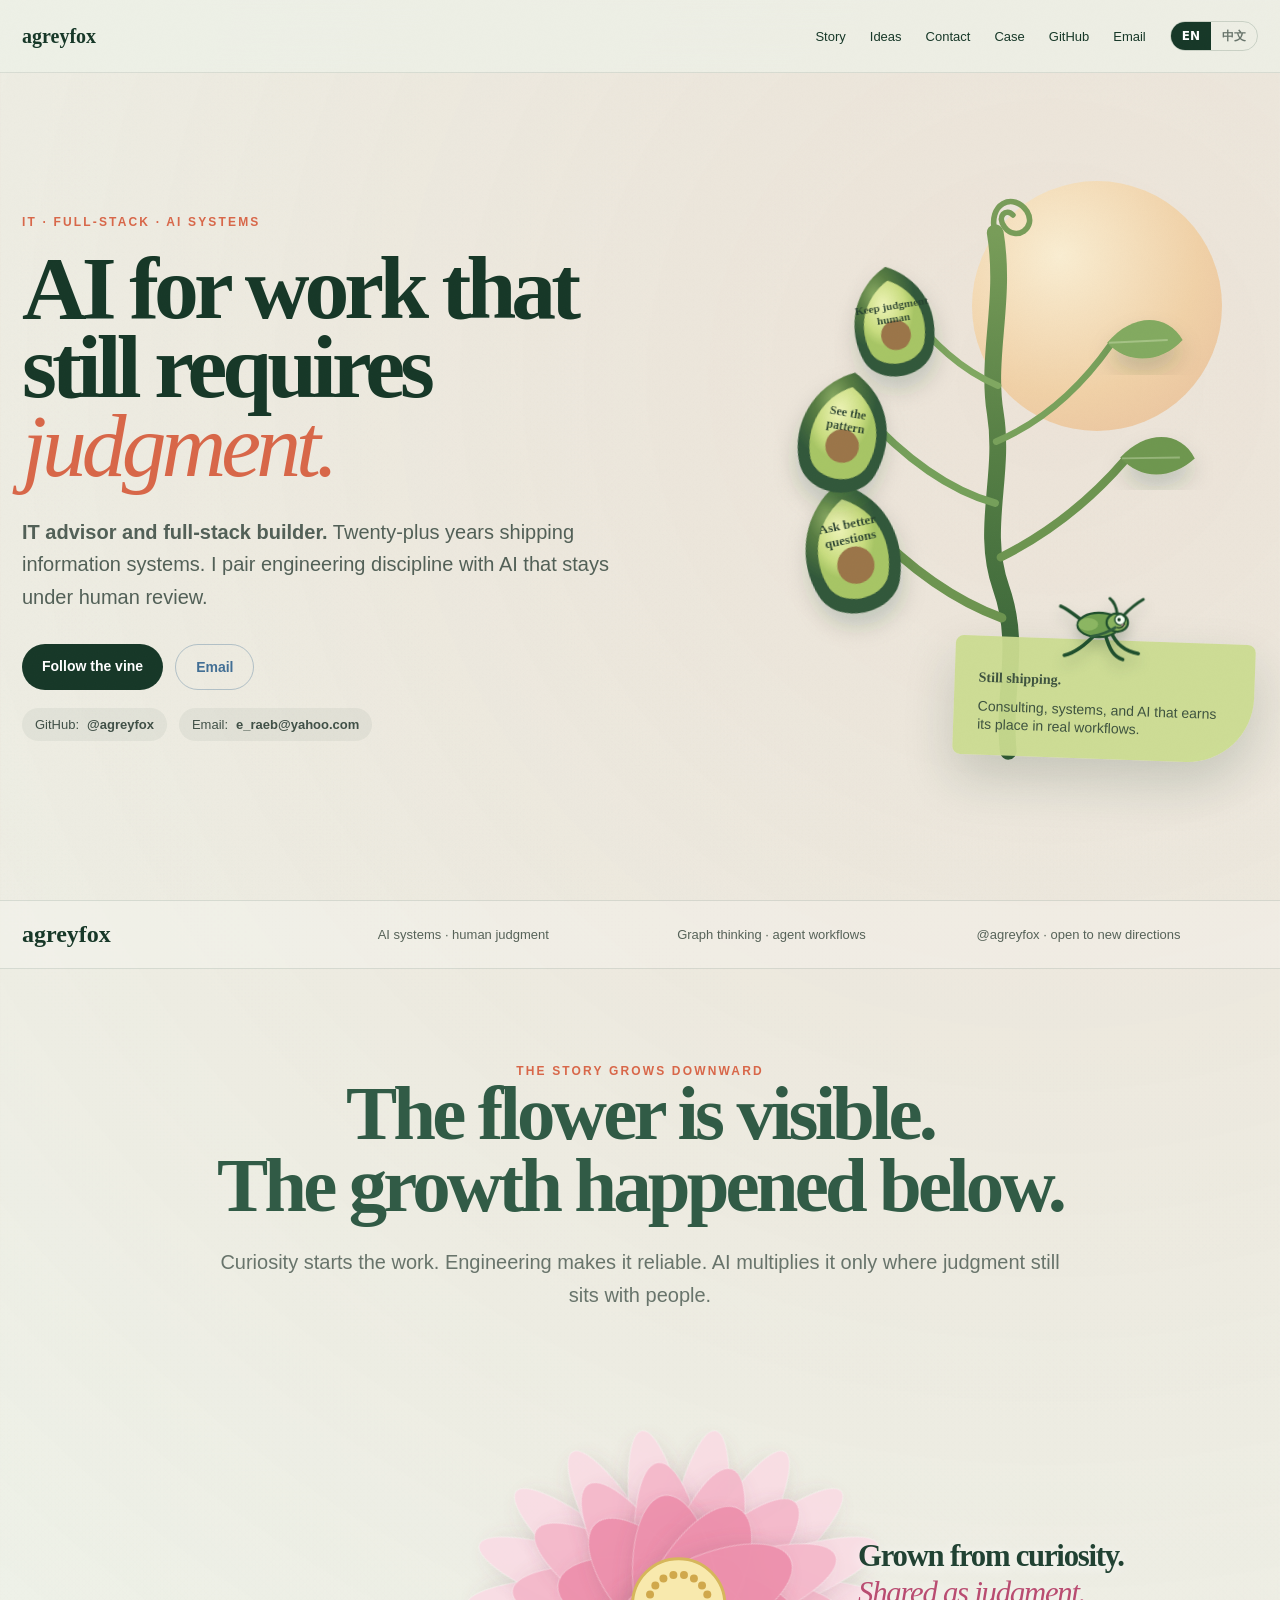
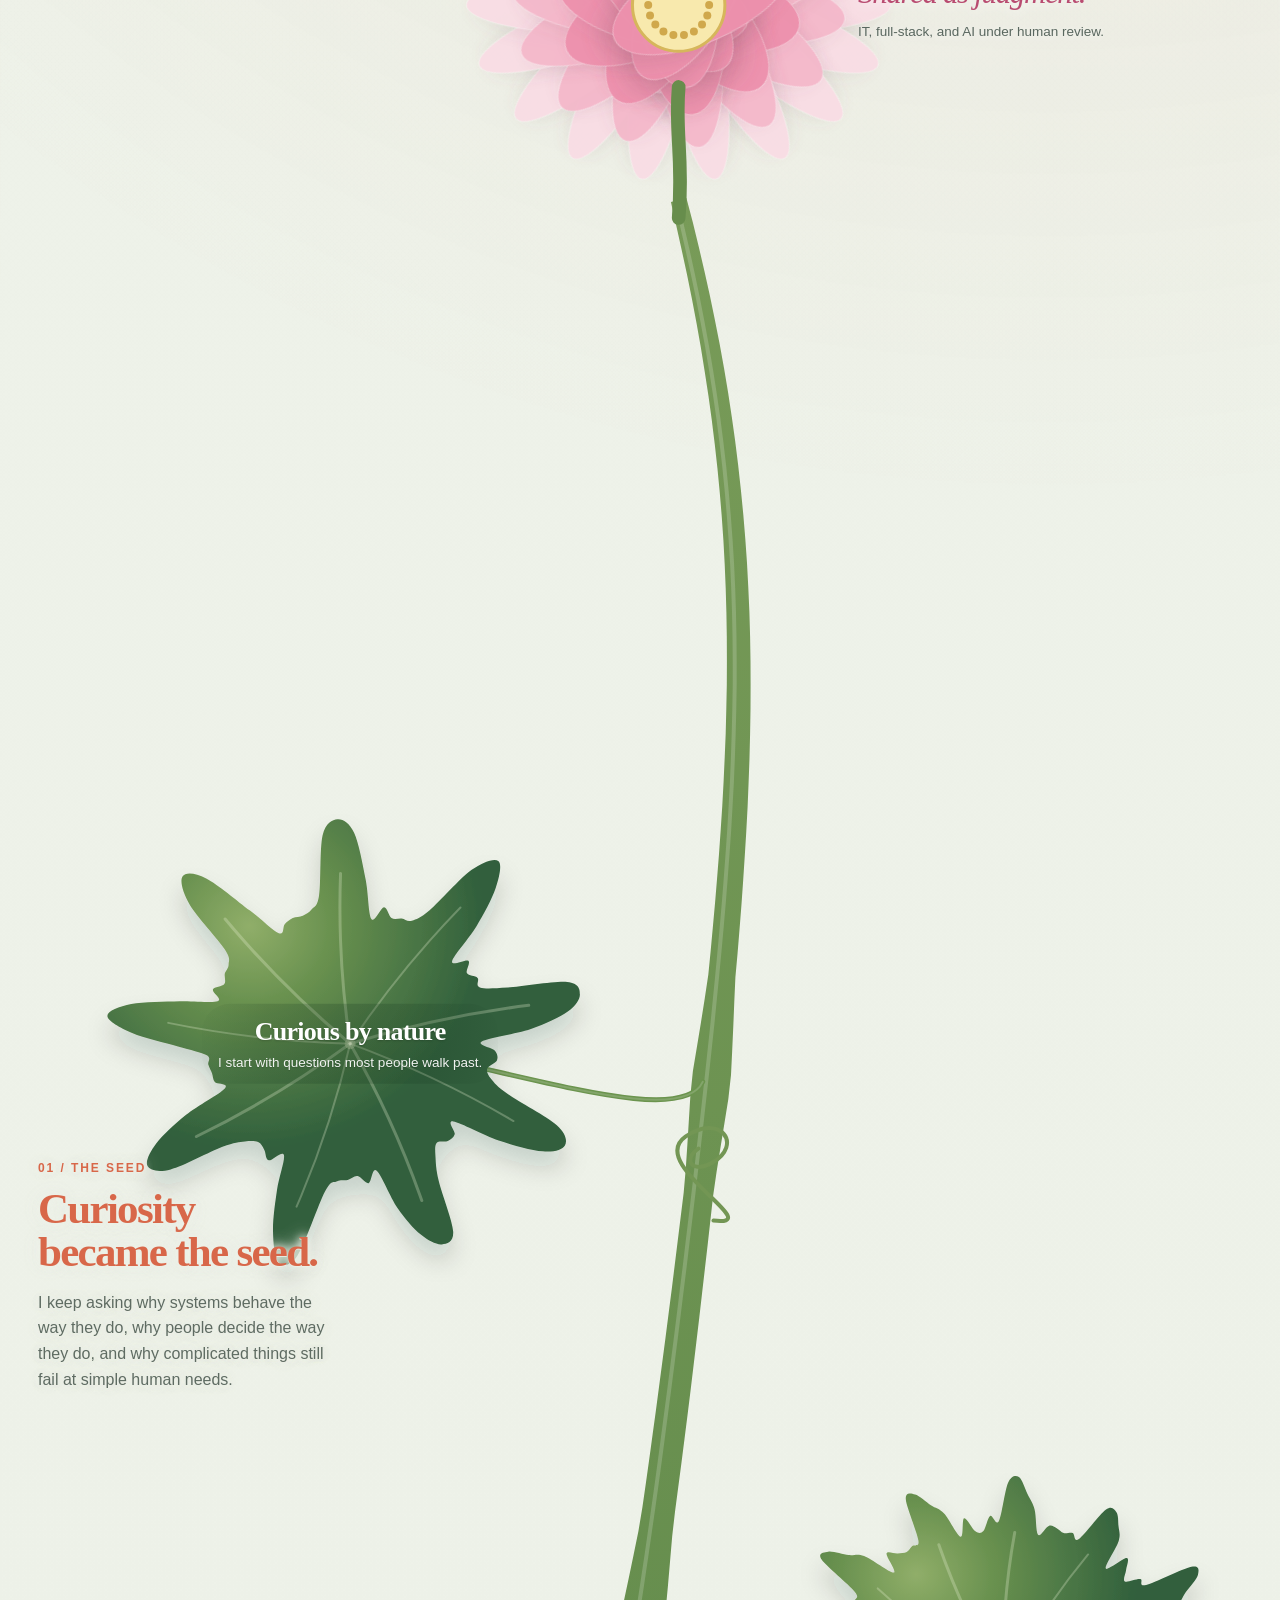
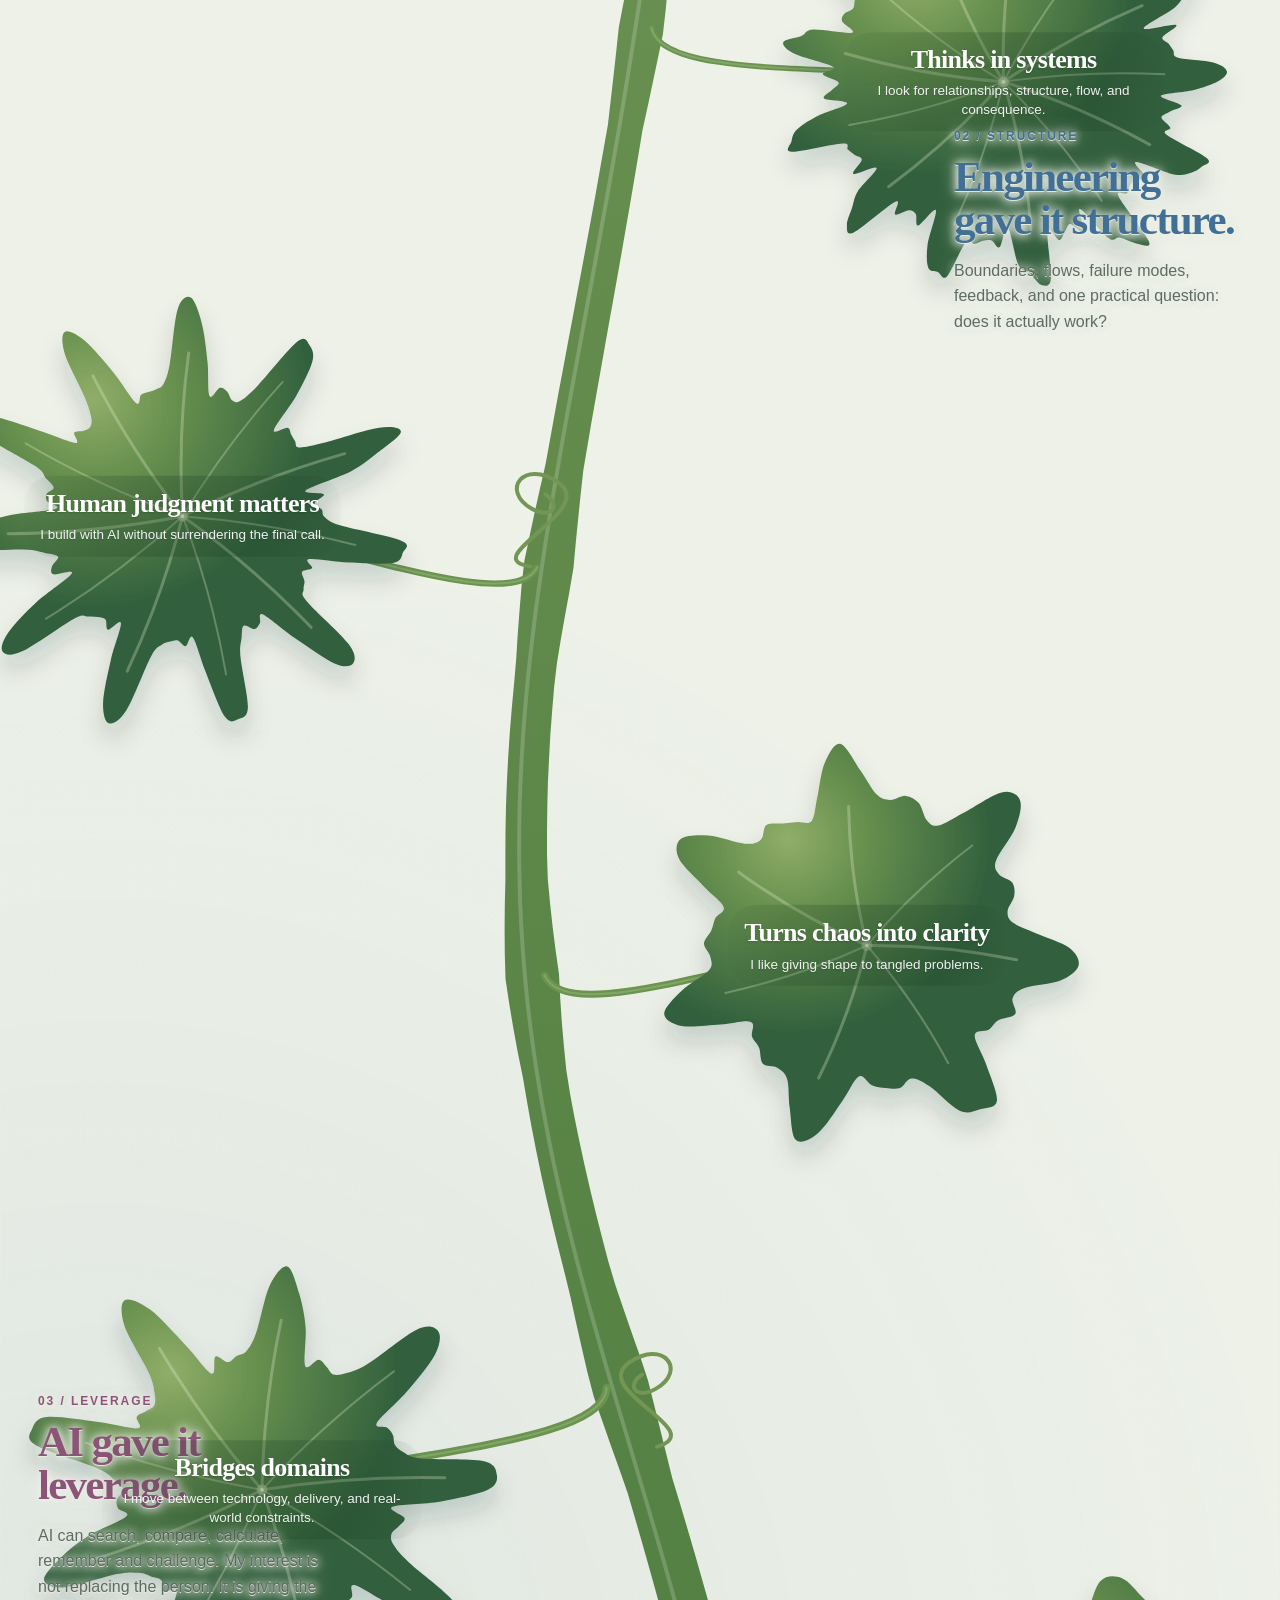
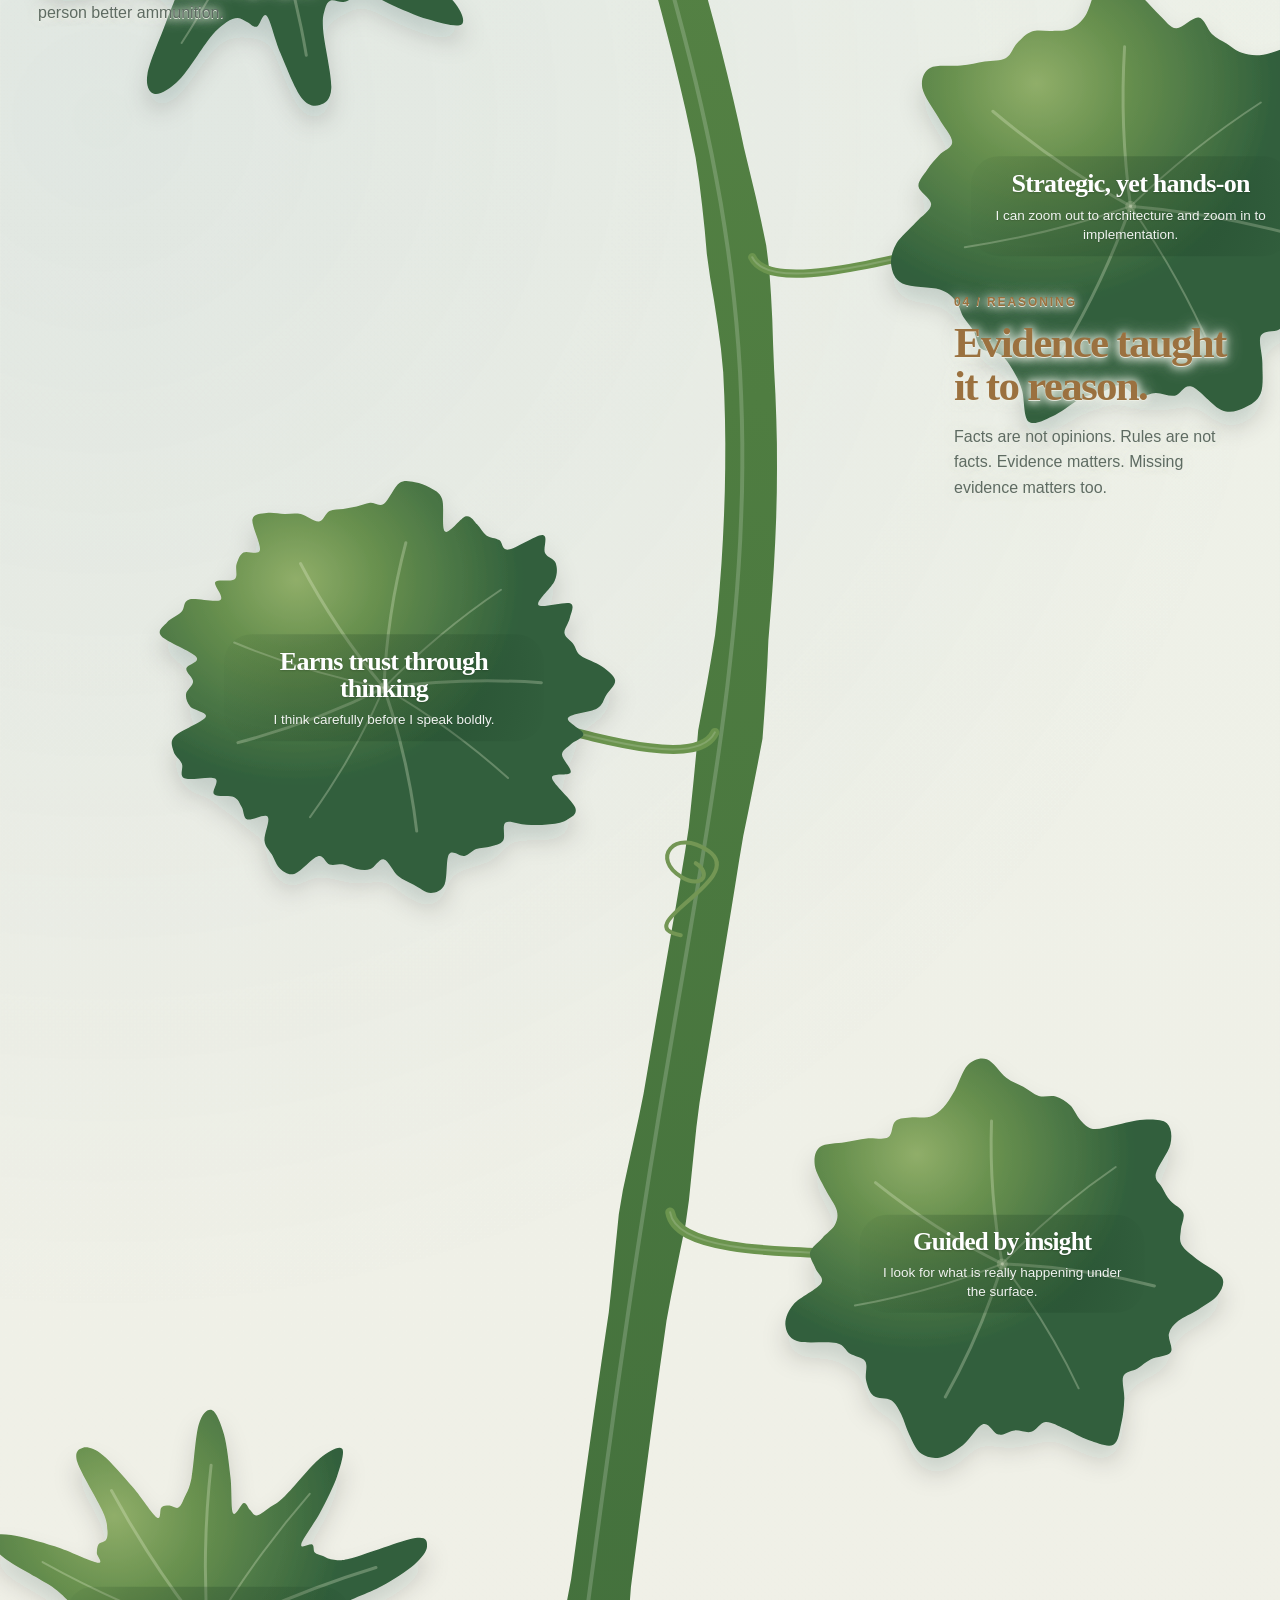
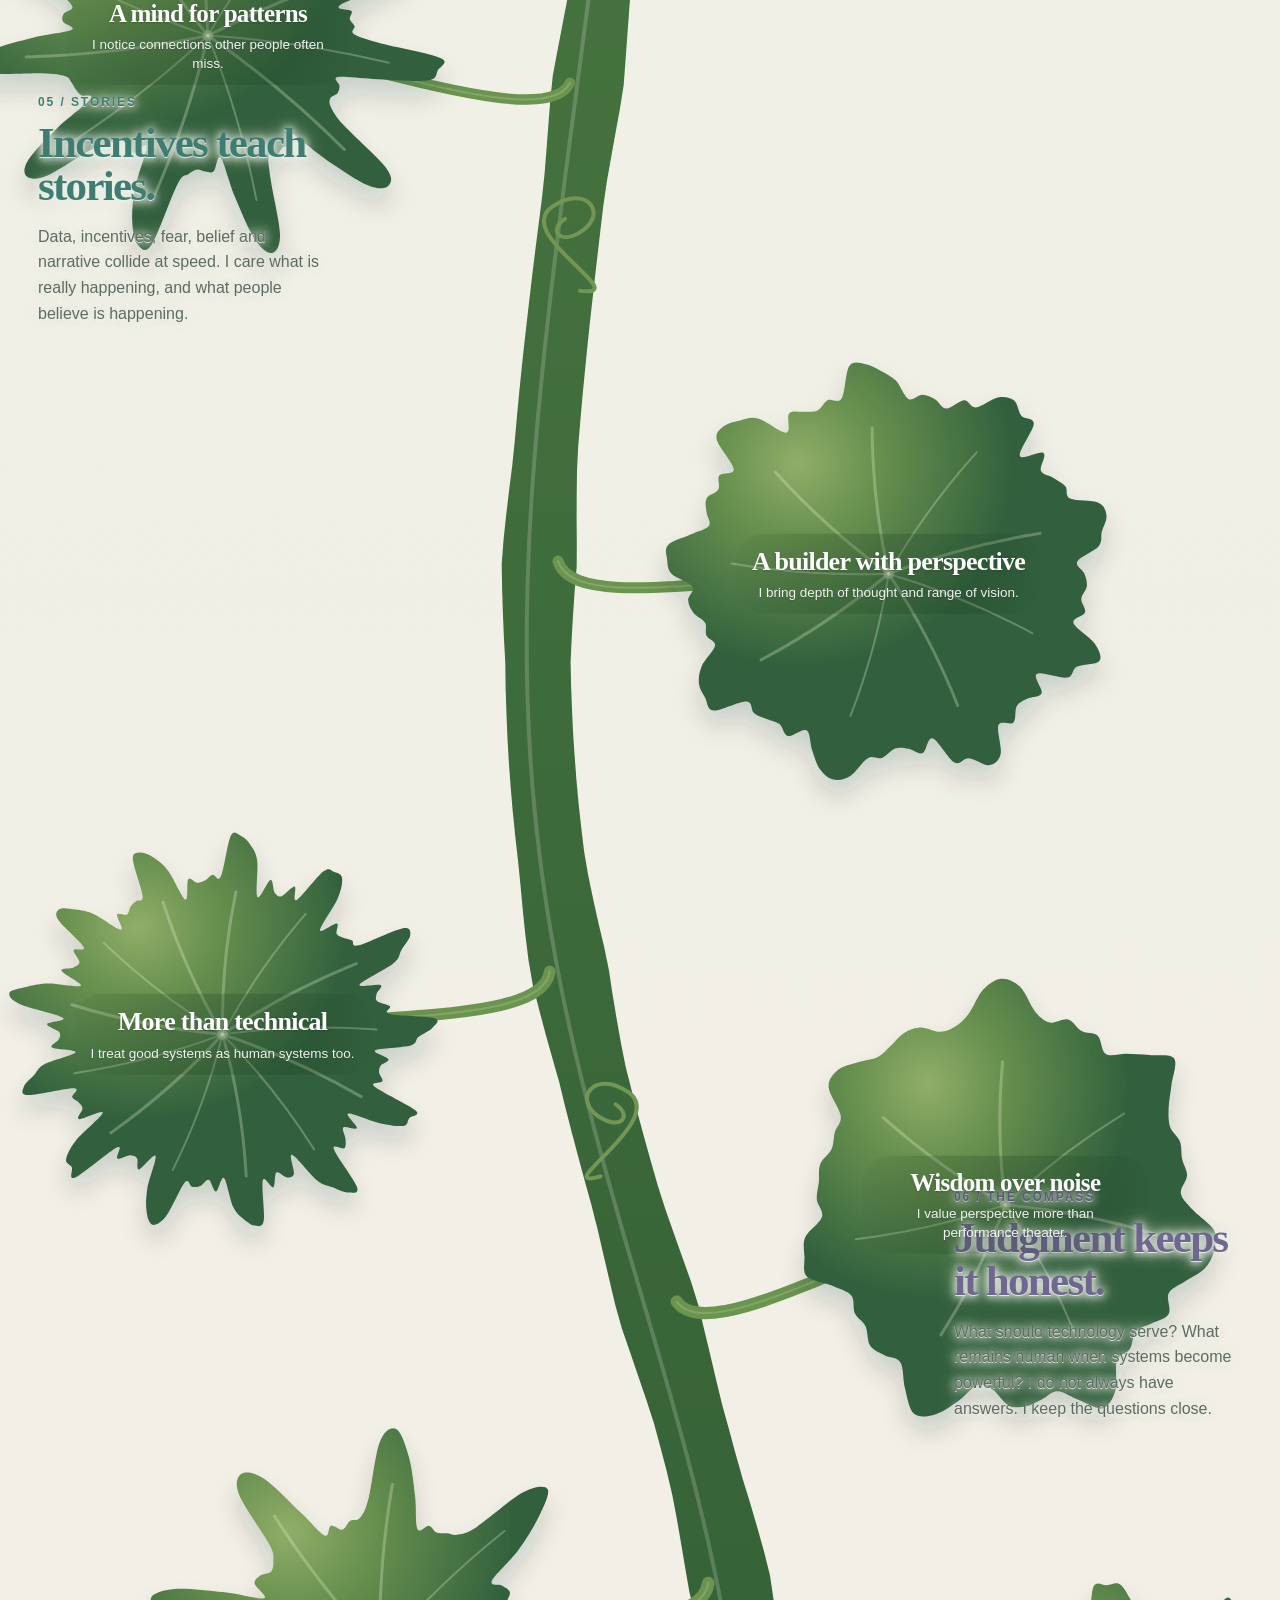
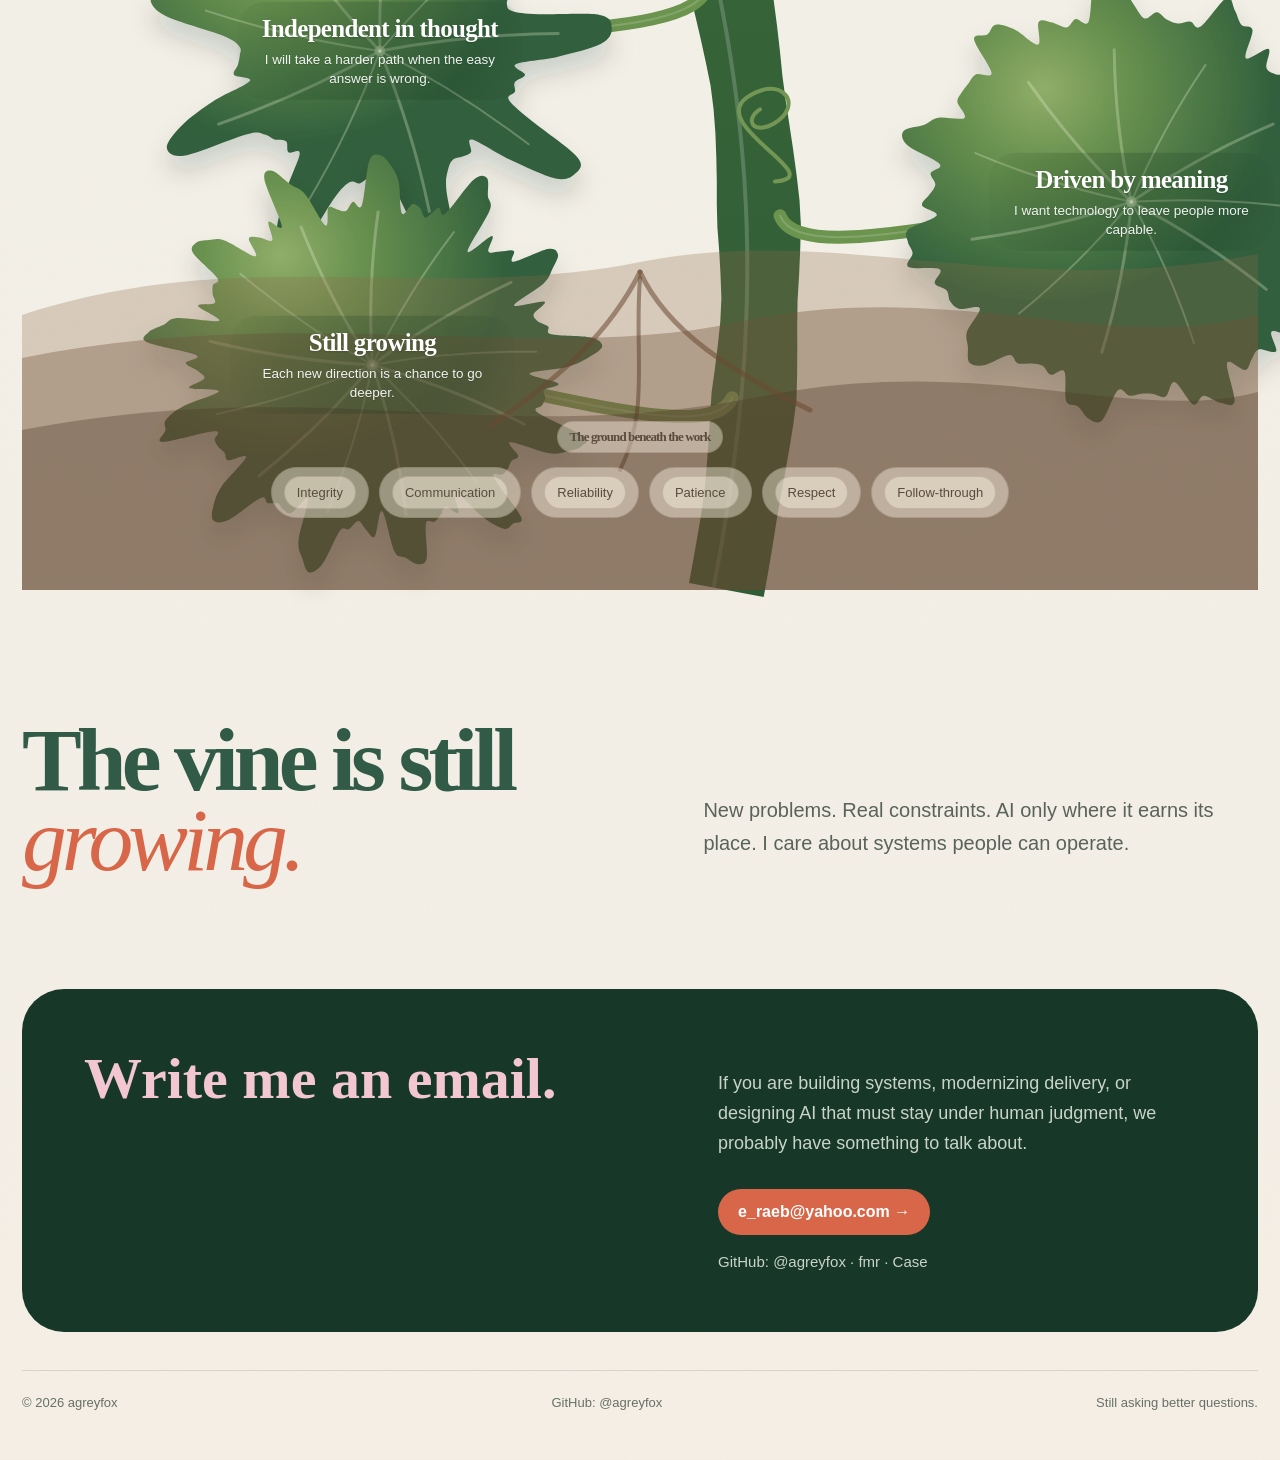
<file: index.html>
<!doctype html>
<html lang="en">
<head>
<meta charset="utf-8">
<meta name="viewport" content="width=device-width,initial-scale=1">
<title>agreyfox - The Restless Vine</title>
<meta name="description" content="agreyfox：IT 顾问与全栈开发者。二十余年系统交付；做仍须人来判断的 AI 方案。">
<meta property="og:title" content="agreyfox - The Restless Vine">
<meta property="og:description" content="AI systems for work that still requires human judgment.">
<meta property="og:type" content="website">
<meta name="twitter:card" content="summary">
<meta name="theme-color" content="#edf1e8">
<link rel="preconnect" href="https://fonts.bunny.net" crossorigin>
<link href="https://fonts.bunny.net/css?family=noto-sans-sc:400,500,600,700|noto-serif-sc:500,600,700&display=swap" rel="stylesheet">
<style>
:root{
  --paper:#edf1e8;
  --paper-warm:#f5f0e7;
  --ink:#173828;
  --muted:#68746b;
  --coral:#d86749;
  --blue:#426f95;
  --plum:#8c5578;
  --bronze:#9b713f;
  --teal:#3f7d73;
  --violet:#6f678f;
  --stem:#38683f;
  --stem-light:#719653;
  --shadow:rgba(26,58,40,.18);
}
*{box-sizing:border-box}
html{scroll-behavior:smooth}
body{
  margin:0;color:var(--ink);overflow-x:hidden;
  background:
    radial-gradient(circle at 82% 4%,rgba(216,103,73,.11),transparent 19%),
    radial-gradient(circle at 8% 52%,rgba(66,111,149,.08),transparent 24%),
    linear-gradient(180deg,#eef2e9 0%,#edf1e8 48%,#f4eee5 100%);
  font-family:Inter,-apple-system,BlinkMacSystemFont,"Segoe UI",sans-serif;
}
body:before{
  content:"";position:fixed;inset:0;z-index:100;pointer-events:none;opacity:.08;
  background-image:url("data:image/svg+xml,%3Csvg xmlns='http://www.w3.org/2000/svg' width='160' height='160'%3E%3Cfilter id='n'%3E%3CfeTurbulence type='fractalNoise' baseFrequency='.9' numOctaves='2' stitchTiles='stitch'/%3E%3C/filter%3E%3Crect width='100%25' height='100%25' filter='url(%23n)' opacity='.15'/%3E%3C/svg%3E");
}
a{text-decoration:none;color:inherit}
html[lang="en"] .zh{display:none!important}
html[lang="zh-Hans"] .en{display:none!important}
.lang-toggle{display:inline-flex;border:1px solid rgba(23,56,40,.16);border-radius:999px;overflow:hidden;vertical-align:middle}
.lang-toggle button{border:0;background:transparent;padding:8px 11px;font:700 12px/1 system-ui,sans-serif;color:#68746b;cursor:pointer}
.lang-toggle button[aria-pressed="true"]{background:#173828;color:#fff}

.wrap{width:min(1260px,calc(100% - 44px));margin:auto}
nav{
  position:fixed;inset:0 0 auto;z-index:80;background:rgba(237,241,232,.72);
  backdrop-filter:blur(15px);border-bottom:1px solid rgba(23,56,40,.10)
}
.navin{height:72px;display:flex;align-items:center;justify-content:space-between}
.brand{font:700 20px/1 Georgia,serif}
.navlinks{display:flex;gap:24px;align-items:center;font-size:13px}
.navlinks a:last-child{background:var(--coral);color:#fff;padding:10px 16px;border-radius:999px}

.hero{
  min-height:100vh;padding:118px 0 62px;
  display:grid;grid-template-columns:1.02fr .98fr;gap:56px;align-items:center
}
.kicker{font-size:12px;font-weight:800;letter-spacing:.18em;text-transform:uppercase;color:var(--coral)}
.hero h1{font:700 clamp(58px,7vw,114px)/.88 Georgia,serif;letter-spacing:-.055em;margin:20px 0 30px}
.hero h1 em{font-weight:400;color:var(--coral)}
.hero p{font-size:20px;line-height:1.64;color:#526057;max-width:700px}
.hero-actions{display:flex;gap:12px;margin-top:30px;flex-wrap:wrap}
.button{padding:14px 20px;border-radius:999px;font-weight:750;font-size:14px;background:var(--ink);color:#fff}
.button.ghost{background:transparent;border:1px solid rgba(66,111,149,.35);color:var(--blue)}
.handle-row{margin-top:18px;display:flex;gap:12px;flex-wrap:wrap}
.handle-pill{display:inline-flex;align-items:center;gap:8px;padding:9px 13px;border-radius:999px;background:rgba(23,56,40,.055);font-size:13px;color:#405047}

.hero-art{height:650px;position:relative}
.hero-art .sun{
  position:absolute;width:250px;height:250px;border-radius:50%;right:36px;top:28px;
  background:radial-gradient(circle at 35% 30%,#fff1ce,#f2c890 58%,#e5ad7f);opacity:.68
}
.hero-art svg{position:absolute;inset:0;width:100%;height:100%}
.hero-note{
  position:absolute;right:4px;bottom:44px;width:300px;padding:22px 24px;
  background:rgba(203,220,145,.94);border-radius:8px 8px 66px 8px;transform:rotate(2deg);
  box-shadow:0 22px 50px var(--shadow)
}
.hero-note b{display:block;font:700 28px/1.05 Georgia,serif;margin-bottom:10px}
.hero-note span{font-size:14px;color:#3e533f}

.identity-strip{
  border-top:1px solid rgba(23,56,40,.12);border-bottom:1px solid rgba(23,56,40,.12);
  padding:20px 0;background:rgba(255,255,255,.18)
}
.identity-grid{display:grid;grid-template-columns:1.2fr repeat(3,1fr);gap:18px;align-items:center}
.identity-grid strong{font-family:Georgia,serif;font-size:24px}
.identity-grid span{font-size:13px;color:#566258}

.intro{text-align:center;max-width:860px;margin:0 auto;padding:95px 0 58px}
.intro h2{font:700 clamp(50px,6vw,92px)/.94 Georgia,serif;letter-spacing:-.05em;margin:0 0 24px;color:#315b46}
.intro p{font-size:20px;line-height:1.64;color:var(--muted)}

.story-stage{position:relative;min-height:7200px}
#plantSvg{position:absolute;inset:0;width:100%;height:100%;overflow:visible}

.flower-quote{
  /* Sit to the RIGHT of the pink flower — no overlap with bloom */
  position:absolute;
  left:calc(50% + min(210px, 22vw));
  right:auto;
  top:200px;
  transform:translateY(-50%);
  width:min(300px, 32vw);
  max-width:320px;
  text-align:left;
  z-index:26;
  pointer-events:none;
  box-sizing:border-box;
  padding:0 4px 0 8px;
}
.flower-quote .line{
  font:700 clamp(22px,2.4vw,34px)/1.2 Georgia,serif;
  letter-spacing:-.04em;color:#214233;
  text-shadow:0 2px 14px rgba(255,255,255,.88)
}
.flower-quote .line em{font-weight:400;color:#b94c71}
.flower-quote .sub{
  margin:10px 0 0;font-size:13.5px;color:#59675f;line-height:1.45;
  max-width:100%;text-shadow:0 1px 10px rgba(255,255,255,.9)
}
.soil-labels{
  position:absolute;left:50%;bottom:72px;transform:translateX(-50%);z-index:28;
  width:min(840px,calc(100% - 40px));text-align:center;color:#4c453c;
}
.soil-labels h3{
  margin:0 0 14px;font:700 30px/1.05 Georgia,serif;letter-spacing:-.03em;color:#4a3b2b;
}
.soil-labels .soil-words{display:flex;justify-content:center;gap:10px;flex-wrap:wrap}
.soil-labels span{
  display:inline-block;padding:8px 12px;border-radius:999px;
  background:rgba(255,248,230,.42);border:1px solid rgba(88,65,42,.18);
  font-size:13px;color:#594c3d;
}

.story-copy{
  position:absolute;width:min(300px,30vw);z-index:18;--chapter-color:var(--coral);
  /* Do NOT cover leaves: sit in vertical gaps, transparent, no frosted plate */
  background:transparent;border:0;box-shadow:none;backdrop-filter:none;
  padding:4px 6px;box-sizing:border-box;
}
.story-copy.left{left:10px;right:auto}
.story-copy.right{right:10px;left:auto}
.story-copy .n,
.story-copy h3,
.story-copy p,
.story-copy .proof{
  text-shadow:
    0 0 10px rgba(237,241,232,.95),
    0 0 18px rgba(237,241,232,.9),
    0 1px 0 rgba(237,241,232,.85),
    0 2px 8px rgba(237,241,232,.75);
}
.story-copy .n{font-size:12px;font-weight:800;letter-spacing:.16em;color:var(--chapter-color)}
.story-copy h3{
  font:700 43px/1.01 Georgia,serif;letter-spacing:-.04em;margin:12px 0 16px;
  color:var(--chapter-color)
}
.story-copy p{font-size:16px;line-height:1.6;color:#5e6b62;margin:0}
.story-copy.seed{--chapter-color:var(--coral)}
.story-copy.structure{--chapter-color:var(--blue)}
.story-copy.leverage{--chapter-color:var(--plum)}
.story-copy.reasoning{--chapter-color:var(--bronze)}
.story-copy.stories{--chapter-color:var(--teal)}
.story-copy.compass{--chapter-color:var(--violet)}

.leaf-content{
  position:absolute;z-index:28;transform:translate(-50%,-50%);pointer-events:none;
  display:flex;align-items:center;justify-content:center;text-align:center
}
.leaf-content .panel{
  padding:14px 16px 12px;max-width:100%;
  background:radial-gradient(circle at 50% 40%,rgba(16,49,27,.24),rgba(16,49,27,.17) 56%,rgba(16,49,27,.10) 76%,transparent 100%);
  border-radius:28px
}
.leaf-content h3{margin:0 0 8px;font:700 24px/1.05 Georgia,serif;letter-spacing:-.028em;color:#fff;text-shadow:0 1px 2px rgba(0,0,0,.18)}
.leaf-content p{margin:0;font-size:13.5px;line-height:1.42;color:rgba(255,255,255,.93);text-shadow:0 1px 1px rgba(0,0,0,.14)}
.leaf-content.small{width:220px}.leaf-content.small h3{font-size:21px}
.leaf-content.mid{width:250px}
.leaf-content.wide{width:285px}.leaf-content.wide h3{font-size:25px}
.leaf-content.xwide{width:320px}.leaf-content.xwide h3{font-size:26px}

.grasshopper{
  position:fixed;z-index:60;width:94px;height:68px;left:0;top:0;pointer-events:none;
  transform-origin:50% 72%;filter:drop-shadow(0 8px 7px rgba(23,56,35,.24))
}
.grasshopper svg{width:100%;height:100%;overflow:visible}
.jump-note{
  position:fixed;z-index:59;pointer-events:none;font-family:"Comic Sans MS","Bradley Hand",cursive;
  color:#406d44;font-size:14px;max-width:220px;opacity:0;transition:opacity .22s ease
}

.closing{padding:130px 0 50px;display:grid;grid-template-columns:1.06fr .94fr;gap:56px;align-items:end}
.closing h2{font:700 clamp(60px,7vw,108px)/.89 Georgia,serif;letter-spacing:-.055em;margin:0;color:#315b46}
.closing h2 em{font-weight:400;color:var(--coral)}
.closing p{font-size:20px;line-height:1.64;color:#59635a}
.contact{
  margin:60px 0 0;background:#173828;color:white;border-radius:42px;padding:62px;
  display:grid;grid-template-columns:1.1fr .9fr;gap:50px
}
.contact h3{font:700 58px/.95 Georgia,serif;margin:0;color:#f2c6d2}
.contact p{font-size:18px;line-height:1.65;color:#c9d3ca}
.contact a.mail{display:inline-block;margin-top:12px;padding:14px 20px;border-radius:999px;background:var(--coral);font-weight:750}
.github-line{margin-top:18px;color:#c9d3ca;font-size:15px}
footer{padding:38px 0 50px;font-size:13px;color:#677067}
.footer{border-top:1px solid rgba(24,54,37,.14);padding-top:24px;display:flex;justify-content:space-between;gap:12px;flex-wrap:wrap}

@media(max-width:950px){
  .hero{grid-template-columns:1fr}.hero-art{height:560px}
  .navlinks a:not(:last-child){display:none}
  .identity-grid{grid-template-columns:1fr 1fr}
  .story-copy{width:min(250px,38vw)}.story-copy.left{left:8px}.story-copy.right{right:8px}.story-copy h3{font-size:32px}
  .leaf-content{transform:translate(-50%,-50%) scale(.84)}
  .flower-quote{
    left:calc(50% + 150px);top:190px;width:min(260px,36vw);max-width:280px;
    transform:translateY(-50%);text-align:left
  }
  .closing,.contact{grid-template-columns:1fr}
}
@media(max-width:680px){
  .identity-grid{grid-template-columns:1fr}
  .story-copy{width:min(46%,280px)}.story-copy.left{left:6px}.story-copy.right{right:6px}.story-copy h3{font-size:26px}.story-copy p{font-size:14px}
  .leaf-content{transform:translate(-50%,-50%) scale(.70)}
  .flower-quote{
    left:50%;top:auto;bottom:auto;
    /* below flower on small screens — still not overlapping center */
    top:340px;transform:translateX(-50%);
    width:min(300px,86vw);max-width:320px;text-align:center;padding:0
  }
  .flower-quote .line{font-size:22px;line-height:1.3}
  .flower-quote .sub{font-size:12px;margin-top:8px}
  .contact{padding:34px}
}
@media(prefers-reduced-motion:reduce){
  html{scroll-behavior:auto}
  .grasshopper,.jump-note{display:none!important}
}

/* ========== Chinese typography (lang=zh-Hans) ========== */
html[lang="zh-Hans"]{
  --zh-sans: "Noto Sans SC", "PingFang SC", "Hiragino Sans GB", "Microsoft YaHei UI", "Microsoft YaHei", "Heiti SC", sans-serif;
  --zh-serif: "Noto Serif SC", "Songti SC", "STSong", "SimSun", serif;
}
html[lang="zh-Hans"] body{
  font-family: var(--zh-sans);
  font-size: 16.5px;
  line-height: 1.85;
  letter-spacing: 0.03em;
  word-break: break-word;
  overflow-wrap: anywhere;
  text-rendering: optimizeLegibility;
  -webkit-font-smoothing: antialiased;
}
/* Latin brand mark keeps slightly tighter */
html[lang="zh-Hans"] .brand{
  font-family: Georgia, "Noto Serif SC", serif;
  letter-spacing: -0.02em;
}
html[lang="zh-Hans"] .kicker{
  font-family: var(--zh-sans);
  letter-spacing: 0.2em;
  font-weight: 600;
  font-size: 12px;
}
html[lang="zh-Hans"] .hero h1{
  font-family: var(--zh-serif);
  font-weight: 600;
  letter-spacing: 0.06em;
  line-height: 1.32;
  font-size: clamp(36px, 5.6vw, 68px);
  max-width: 12em;
}
html[lang="zh-Hans"] .hero h1 em{
  font-style: normal;
  font-weight: 700;
  border-bottom: 3px solid rgba(216,103,73,.45);
  padding-bottom: 0.02em;
}
html[lang="zh-Hans"] .hero p{
  font-family: var(--zh-sans);
  font-size: 17px;
  line-height: 1.9;
  letter-spacing: 0.04em;
  max-width: 36em;
  color: #4a554e;
}
html[lang="zh-Hans"] .button,
html[lang="zh-Hans"] .handle-pill{
  font-family: var(--zh-sans);
  letter-spacing: 0.06em;
  font-weight: 600;
}
html[lang="zh-Hans"] .hero-note b{
  font-family: var(--zh-serif);
  font-weight: 600;
  letter-spacing: 0.08em;
  line-height: 1.35;
  font-size: 24px;
}
html[lang="zh-Hans"] .hero-note span{
  font-family: var(--zh-sans);
  line-height: 1.7;
  letter-spacing: 0.04em;
  font-size: 13.5px;
}
html[lang="zh-Hans"] .intro h2{
  font-family: var(--zh-serif);
  font-weight: 600;
  letter-spacing: 0.08em;
  line-height: 1.35;
  font-size: clamp(36px, 5vw, 64px);
}
html[lang="zh-Hans"] .intro p{
  font-family: var(--zh-sans);
  font-size: 17px;
  line-height: 1.9;
  letter-spacing: 0.05em;
  max-width: 32em;
  margin-left: auto;
  margin-right: auto;
}
html[lang="zh-Hans"] .story-copy{
  width: min(340px, 42vw);
}
html[lang="zh-Hans"] .story-copy .n{
  font-family: var(--zh-sans);
  letter-spacing: 0.14em;
  font-weight: 700;
}
html[lang="zh-Hans"] .story-copy h3{
  font-family: var(--zh-serif);
  font-weight: 600;
  letter-spacing: 0.06em;
  line-height: 1.35;
  font-size: clamp(26px, 3.2vw, 34px);
  margin: 10px 0 14px;
}
html[lang="zh-Hans"] .story-copy p{
  font-family: var(--zh-sans);
  font-size: 15px;
  line-height: 1.85;
  letter-spacing: 0.04em;
  color: #556159;
}
html[lang="zh-Hans"] .story-copy .proof{
  font-family: var(--zh-sans);
  font-size: 12.5px;
  line-height: 1.65;
  letter-spacing: 0.03em;
  margin-top: 10px;
  display: block;
}
html[lang="zh-Hans"] .flower-quote .line{
  font-family: var(--zh-serif);
  font-weight: 600;
  letter-spacing: 0.1em;
  line-height: 1.4;
  font-size: clamp(26px, 3vw, 40px);
}
html[lang="zh-Hans"] .flower-quote .sub{
  font-family: var(--zh-sans);
  letter-spacing: 0.06em;
  line-height: 1.75;
  font-size: 13.5px;
  max-width: 22em;
}
html[lang="zh-Hans"] .flower-quote{
  width:min(280px, 30vw);max-width:300px
}

html[lang="zh-Hans"] .soil-labels h3{
  font-family: var(--zh-serif);
  font-weight: 600;
  letter-spacing: 0.12em;
  line-height: 1.4;
  font-size: 26px;
}
html[lang="zh-Hans"] .soil-labels span{
  font-family: var(--zh-sans);
  letter-spacing: 0.1em;
  font-size: 13px;
  font-weight: 500;
}
/* leaf text on vine - critical for CJK readability */
html[lang="zh-Hans"] .leaf-content .panel{
  padding: 12px 14px 11px;
  max-width: 100%;
}
html[lang="zh-Hans"] .leaf-content h3{
  font-family: var(--zh-sans) !important;
  font-weight: 700 !important;
  letter-spacing: 0.08em !important;
  line-height: 1.45 !important;
  font-size: 17px !important;
  margin: 0 0 6px !important;
  text-shadow: 0 1px 2px rgba(0,0,0,.22);
}
html[lang="zh-Hans"] .leaf-content p{
  font-family: var(--zh-sans) !important;
  font-weight: 500 !important;
  letter-spacing: 0.06em !important;
  line-height: 1.55 !important;
  font-size: 12.5px !important;
  text-shadow: 0 1px 1px rgba(0,0,0,.16);
}
html[lang="zh-Hans"] .leaf-content.small h3{font-size:16px !important}
html[lang="zh-Hans"] .leaf-content.mid h3{font-size:17px !important}
html[lang="zh-Hans"] .leaf-content.wide h3,
html[lang="zh-Hans"] .leaf-content.xwide h3{font-size:18px !important}
html[lang="zh-Hans"] .closing h2{
  font-family: var(--zh-serif);
  font-weight: 600;
  letter-spacing: 0.06em;
  line-height: 1.3;
  font-size: clamp(40px, 6vw, 72px);
}
html[lang="zh-Hans"] .closing p{
  font-family: var(--zh-sans);
  font-size: 17px;
  line-height: 1.9;
  letter-spacing: 0.04em;
}
html[lang="zh-Hans"] .contact h3{
  font-family: var(--zh-serif);
  font-weight: 600;
  letter-spacing: 0.08em;
  line-height: 1.25;
  font-size: clamp(36px, 5vw, 52px);
}
html[lang="zh-Hans"] .contact p,
html[lang="zh-Hans"] .contact .github-line,
html[lang="zh-Hans"] .contact .mail{
  font-family: var(--zh-sans);
  letter-spacing: 0.04em;
  line-height: 1.8;
}
html[lang="zh-Hans"] .contact p{font-size:16px}
html[lang="zh-Hans"] footer,
html[lang="zh-Hans"] .navlinks a,
html[lang="zh-Hans"] .lang-toggle button{
  font-family: var(--zh-sans);
  letter-spacing: 0.06em;
}
html[lang="zh-Hans"] .identity-grid strong{
  font-family: var(--zh-serif);
  letter-spacing: 0.04em;
}
html[lang="zh-Hans"] .identity-grid span{
  font-family: var(--zh-sans);
  letter-spacing: 0.04em;
  line-height: 1.55;
}
html[lang="zh-Hans"] .work-card h3{
  font-family: var(--zh-sans);
  letter-spacing: 0.04em;
}
html[lang="zh-Hans"] .work-card p,
html[lang="zh-Hans"] .work-card .go,
html[lang="zh-Hans"] .work-card .meta{
  font-family: var(--zh-sans);
  letter-spacing: 0.04em;
  line-height: 1.75;
}
html[lang="zh-Hans"] .linear-path h3{
  font-family: var(--zh-serif);
  letter-spacing: 0.06em;
  line-height: 1.4;
}
html[lang="zh-Hans"] .linear-path p{
  font-family: var(--zh-sans);
  letter-spacing: 0.04em;
  line-height: 1.8;
}
/* hop notes: readable Chinese */
html[lang="zh-Hans"] .jump-note{
  font-family: var(--zh-sans) !important;
  letter-spacing: 0.04em;
  line-height: 1.5;
  font-size: 13px;
}
@media(max-width:680px){
  html[lang="zh-Hans"] .hero h1{font-size:clamp(32px,9vw,44px); line-height:1.35}
  html[lang="zh-Hans"] .story-copy{width:min(300px,42vw)}
  html[lang="zh-Hans"] .story-copy h3{font-size:22px}
  html[lang="zh-Hans"] .story-copy p{font-size:13.5px; line-height:1.75}
  html[lang="zh-Hans"] .leaf-content h3{font-size:15px !important}
  html[lang="zh-Hans"] .leaf-content p{font-size:11.5px !important; line-height:1.5 !important}
}

</style>
</head>
<body>
<nav>
  <div class="wrap navin">
    <div class="brand">agreyfox</div>
    <div class="navlinks">
      <a href="#story"><span class="en">Story</span><span class="zh">故事</span></a>
      <a href="#ideas"><span class="en">Ideas</span><span class="zh">方法</span></a>
      <a href="#contact"><span class="en">Contact</span><span class="zh">联系</span></a>
      <a href="case.html"><span class="en">Case</span><span class="zh">案例</span></a>
      <a href="https://github.com/agreyfox" target="_blank" rel="noreferrer">GitHub</a>
      <a href="mailto:e_raeb@yahoo.com"><span class="en">Email</span><span class="zh">邮件</span></a>
      <span class="lang-toggle" role="group" aria-label="Language">
        <button type="button" id="langEn" aria-pressed="true">EN</button>
        <button type="button" id="langZh" aria-pressed="false">中文</button>
      </span>
    </div>
  </div>
</nav>

<div class="wrap">
  <section class="hero">
    <div>
      <div class="kicker"><span class="en">IT · Full-stack · AI systems</span><span class="zh">IT 咨询 · 全栈开发 · AI</span></div>
      <h1><span class="en">AI for work that still requires <em>judgment.</em></span><span class="zh">在仍要<em>人拍板</em>的地方，用好 AI。</span></h1>
      <p><span class="en"><strong>IT advisor and full-stack builder.</strong> Twenty-plus years shipping information systems. I pair engineering discipline with AI that stays under human review.</span><span class="zh"><strong>我是 IT 顾问，也做全栈开发。</strong>做系统交付二十多年，现在把工程经验和 AI 结合起来：让机器提速，关键决定仍由人来做。</span></p>
      <div class="hero-actions">
        <a class="button" data-hop data-joke="first leaf, then another question." data-hop-y=".05" href="#story"><span class="en">Follow the vine</span><span class="zh">顺着往下看</span></a>
        <a class="button ghost" data-hop data-joke="email is still a surprisingly good protocol." data-hop-y=".05" href="mailto:e_raeb@yahoo.com"><span class="en">Email</span><span class="zh">发邮件</span></a>
      </div>
      <div class="handle-row">
        <span class="handle-pill" data-hop data-joke="yes, the fox is grey." data-hop-y=".05">GitHub: <strong>@agreyfox</strong></span>
        <span class="handle-pill" data-hop data-joke="direct line." data-hop-y=".05">Email: <strong>e_raeb@yahoo.com</strong></span>
      </div>
    </div>

    <div class="hero-art">
      <div class="sun"></div>
      <svg viewBox="0 0 620 650" aria-hidden="true">
        <defs>
          <linearGradient id="heroStem" x1="0" y1="1" x2="0" y2="0">
            <stop offset="0" stop-color="#315d36"/>
            <stop offset=".58" stop-color="#567f45"/>
            <stop offset="1" stop-color="#789d59"/>
          </linearGradient>
          <radialGradient id="avocadoSkin" cx="32%" cy="24%">
            <stop offset="0" stop-color="#88aa62"/>
            <stop offset=".42" stop-color="#587d43"/>
            <stop offset="1" stop-color="#31583a"/>
          </radialGradient>
          <radialGradient id="avocadoFlesh" cx="38%" cy="28%">
            <stop offset="0" stop-color="#edf3b6"/>
            <stop offset=".7" stop-color="#c8dc7f"/>
            <stop offset="1" stop-color="#a7c565"/>
          </radialGradient>
          <filter id="heroShadow" x="-40%" y="-40%" width="180%" height="180%">
            <feDropShadow dx="0" dy="14" stdDeviation="12" flood-color="#183625" flood-opacity=".18"/>
          </filter>
        </defs>

        <path d="M352 618 C345 555 367 507 344 442 C322 379 349 322 338 255 C328 193 350 134 338 62"
              fill="none" stroke="url(#heroStem)" stroke-width="18" stroke-linecap="round"/>

        <path d="M345 475 C296 457 247 423 201 375" fill="none" stroke="#6d9550" stroke-width="10" stroke-linecap="round"/>
        <path d="M338 352 C285 337 238 301 194 252" fill="none" stroke="#75a05a" stroke-width="8" stroke-linecap="round"/>
        <path d="M341 226 C301 209 271 180 244 145" fill="none" stroke="#80a861" stroke-width="7" stroke-linecap="round"/>

        <path d="M344 410 C394 385 439 350 477 306" fill="none" stroke="#6d9550" stroke-width="9" stroke-linecap="round"/>
        <path d="M339 286 C391 264 431 226 462 182" fill="none" stroke="#78a15b" stroke-width="7" stroke-linecap="round"/>
        <path d="M472 303 C500 273 537 274 552 304 C529 325 495 329 472 303Z" fill="#6e974f" filter="url(#heroShadow)"/>
        <path d="M458 180 C485 148 522 148 539 177 C517 201 481 205 458 180Z" fill="#83aa61" filter="url(#heroShadow)"/>
        <path d="M474 304 L536 303" stroke="rgba(240,248,219,.30)" stroke-width="2"/>
        <path d="M460 180 L523 177" stroke="rgba(240,248,219,.30)" stroke-width="2"/>

        <g transform="translate(184 397) rotate(-12)" filter="url(#heroShadow)">
          <path d="M0 -68 C45 -45 59 3 43 47 C30 82 -31 82 -45 48 C-62 6 -45 -46 0 -68Z" fill="url(#avocadoSkin)"/>
          <path d="M0 -50 C34 -31 44 5 32 39 C22 64 -22 64 -33 40 C-46 8 -34 -32 0 -50Z" fill="url(#avocadoFlesh)"/>
          <circle cx="0" cy="22" r="20" fill="#9b7449"/>
          <text x="0" y="-18" text-anchor="middle" font-family="Georgia,serif" font-size="14" font-weight="700" fill="#274331">Ask better</text>
          <text x="0" y="-2" text-anchor="middle" font-family="Georgia,serif" font-size="14" font-weight="700" fill="#274331">questions</text>
        </g>

        <g transform="translate(177 273) rotate(10)" filter="url(#heroShadow)">
          <path d="M0 -62 C42 -41 55 2 40 43 C27 76 -28 77 -42 44 C-58 5 -42 -42 0 -62Z" fill="url(#avocadoSkin)"/>
          <path d="M0 -46 C31 -29 42 4 30 35 C20 59 -20 60 -31 37 C-43 6 -31 -30 0 -46Z" fill="url(#avocadoFlesh)"/>
          <circle cx="0" cy="18" r="18" fill="#9b7449"/>
          <text x="0" y="-14" text-anchor="middle" font-family="Georgia,serif" font-size="13" font-weight="700" fill="#274331">See the</text>
          <text x="0" y="1" text-anchor="middle" font-family="Georgia,serif" font-size="13" font-weight="700" fill="#274331">pattern</text>
        </g>

        <g transform="translate(229 155) rotate(-9)" filter="url(#heroShadow)">
          <path d="M0 -57 C38 -38 50 0 37 38 C25 68 -25 69 -38 40 C-52 4 -38 -39 0 -57Z" fill="url(#avocadoSkin)"/>
          <path d="M0 -42 C29 -27 38 3 28 31 C18 52 -18 53 -29 33 C-40 5 -29 -27 0 -42Z" fill="url(#avocadoFlesh)"/>
          <circle cx="0" cy="17" r="16" fill="#9b7449"/>
          <text x="0" y="-11" text-anchor="middle" font-family="Georgia,serif" font-size="12" font-weight="700" fill="#274331">Keep judgment</text>
          <text x="0" y="3" text-anchor="middle" font-family="Georgia,serif" font-size="12" font-weight="700" fill="#274331">human</text>
        </g>

        <path d="M338 63 C329 30 358 18 372 39 C383 57 360 72 348 56 C339 44 350 35 357 43"
              fill="none" stroke="#789d59" stroke-width="6" stroke-linecap="round"/>
      </svg>
      <div class="hero-note" data-hop data-joke="ship, then refine." data-hop-y=".03">
        <b><span class="en">Still shipping.</span><span class="zh">还在交付。</span></b>
        <span class="en">Consulting, systems, and AI that earns its place in real workflows.</span><span class="zh">做咨询、建系统，也做能进业务的 AI。</span>
      </div>
    </div>
  </section>
</div>

<section class="identity-strip">
  <div class="wrap identity-grid">
    <strong data-hop data-joke="still easier to spell than a product roadmap." data-hop-y=".05">agreyfox</strong>
    <span data-hop data-joke="AI, but with adult supervision." data-hop-y=".05">AI systems · human judgment</span>
    <span data-hop data-joke="relations keep escaping tables." data-hop-y=".05">Graph thinking · agent workflows</span>
    <span data-hop data-joke="github.com/agreyfox" data-hop-y=".05">@agreyfox · open to new directions</span>
  </div>
</section>

<div class="wrap">
  <section class="intro" id="story" data-hop data-joke="the story is longer than the README." data-hop-y=".08">
    <div class="kicker"><span class="en">The story grows downward</span><span class="zh">往深处看</span></div>
    <h2><span class="en">The flower is visible.<br>The growth happened below.</span><span class="zh">看得见的是花，<br>长起来靠的是根。</span></h2>
    <p><span class="en">Curiosity starts the work. Engineering makes it reliable. AI multiplies it only where judgment still sits with people.</span><span class="zh">先问清楚问题，再用工程把它做稳；只有在仍须人来拍板的地方，才引入 AI。</span></p>
  </section>

  <section class="story-stage" id="ideas">
    <svg id="plantSvg" aria-hidden="true"></svg>

    <div class="flower-quote" data-hop data-joke="wisdom, now available in flower format." data-hop-y=".02">
      <div class="line"><span class="en">Grown from curiosity.<br><em>Shared as judgment.</em></span><span class="zh">长自好奇，<br><em>成于判断。</em></span></div>
      <div class="sub"><span class="en">IT, full-stack, and AI under human review.</span><span class="zh">IT、全栈开发，以及始终由人把关的 AI。</span></div>
    </div>

    <div class="story-copy left seed" style="top:0" data-hop data-joke="question first. confidence later." data-hop-y=".04">
      <div class="n">01 / THE SEED</div>
      <h3><span class="en">Curiosity became the seed.</span><span class="zh">好奇是那颗种子。</span></h3>
      <p><span class="en">I keep asking why systems behave the way they do, why people decide the way they do, and why complicated things still fail at simple human needs.</span><span class="zh">我会追问：系统为什么这样跑，人为什么这样决定，复杂方案又为什么总在最简单的需求上翻车。</span></p>
    </div>
    <div class="story-copy right structure" style="top:0" data-hop data-joke="structure: the polite name for controlled obsession." data-hop-y=".04">
      <div class="n">02 / STRUCTURE</div>
      <h3><span class="en">Engineering gave it structure.</span><span class="zh">用工程搭好结构。</span></h3>
      <p><span class="en">Boundaries, flows, failure modes, feedback, and one practical question: does it actually work?</span><span class="zh">边界、流程、故障与反馈，最后只问一句：上线了，它还能不能用？</span></p>
    </div>
    <div class="story-copy left leverage" style="top:0" data-hop data-joke="leverage is nice. brakes are also nice." data-hop-y=".04">
      <div class="n">03 / LEVERAGE</div>
      <h3><span class="en">AI gave it leverage.</span><span class="zh">把 AI 当杠杆用。</span></h3>
      <p><span class="en">AI can search, compare, calculate, remember and challenge. My interest is not replacing the person. It is giving the person better ammunition.</span><span class="zh">AI 能检索、对比、计算、记忆，也能提出质疑。我要的不是取代人，而是让人手里有更好的工具。</span></p>
    </div>
    <div class="story-copy right reasoning" style="top:0" data-hop data-joke="objection noted. evidence requested." data-hop-y=".04">
      <div class="n">04 / REASONING</div>
      <h3><span class="en">Evidence taught it to reason.</span><span class="zh">用证据来想清楚。</span></h3>
      <p><span class="en">Facts are not opinions. Rules are not facts. Evidence matters. Missing evidence matters too.</span><span class="zh">事实不是观点，规则也不是事实。有证据很重要，没有证据同样说明问题。</span></p>
    </div>
    <div class="story-copy left stories" style="top:0" data-hop data-joke="the chart moved. everyone wrote a story." data-hop-y=".04">
      <div class="n">05 / STORIES</div>
      <h3><span class="en">Incentives teach stories.</span><span class="zh">激励会改写故事。</span></h3>
      <p><span class="en">Data, incentives, fear, belief and narrative collide at speed. I care what is really happening, and what people believe is happening.</span><span class="zh">数据、利益、情绪和说法常常缠在一起。我既看实际发生了什么，也看人们以为发生了什么。</span></p>
    </div>
    <div class="story-copy right compass" style="top:0" data-hop data-joke="existential detour. back in five minutes." data-hop-y=".04">
      <div class="n">06 / THE COMPASS</div>
      <h3><span class="en">Judgment keeps it honest.</span><span class="zh">靠判断保持诚实。</span></h3>
      <p><span class="en">What should technology serve? What remains human when systems become powerful? I do not always have answers. I keep the questions close.</span><span class="zh">技术为谁服务？系统越强，哪些事仍必须留给人？答案未必现成，但这些问题我会一直带着。</span></p>
    </div>

    <article class="leaf-content xwide" data-id="curious" data-hop data-joke="curiosity takes the scenic route" data-hop-y=".04"><div class="panel"><h3><span class="en">Curious by nature</span><span class="zh">保持好奇</span></h3><p><span class="en">I start with questions most people walk past.</span><span class="zh">从别人懒得问的问题问起。</span></p></div></article>
    <article class="leaf-content xwide" data-id="systems" data-hop data-joke="systems are where consequences hide" data-hop-y=".04"><div class="panel"><h3><span class="en">Thinks in systems</span><span class="zh">用系统看问题</span></h3><p><span class="en">I look for relationships, structure, flow, and consequence.</span><span class="zh">看关系、结构、流向，以及后果。</span></p></div></article>
    <article class="leaf-content xwide" data-id="judgmentTrait" data-hop data-joke="the final call still belongs to people" data-hop-y=".04"><div class="panel"><h3><span class="en">Human judgment matters</span><span class="zh">判断权在人</span></h3><p><span class="en">I build with AI without surrendering the final call.</span><span class="zh">用 AI 提速，最终决定仍自己做。</span></p></div></article>
    <article class="leaf-content xwide" data-id="clarityTrait" data-hop data-joke="untangle first, automate second" data-hop-y=".04"><div class="panel"><h3><span class="en">Turns chaos into clarity</span><span class="zh">把复杂说清楚</span></h3><p><span class="en">I like giving shape to tangled problems.</span><span class="zh">喜欢把缠成一团的问题理出形状。</span></p></div></article>
    <article class="leaf-content xwide" data-id="bridges" data-hop data-joke="another bridge? yes, probably useful" data-hop-y=".04"><div class="panel"><h3><span class="en">Bridges domains</span><span class="zh">跨界做事</span></h3><p><span class="en">I move between technology, delivery, and real-world constraints.</span><span class="zh">在技术、交付和现实限制之间来回切换。</span></p></div></article>
    <article class="leaf-content xwide" data-id="handsOn" data-hop data-joke="architecture is nicer when it can run" data-hop-y=".04"><div class="panel"><h3><span class="en">Strategic, yet hands-on</span><span class="zh">能定方向，也能动手</span></h3><p><span class="en">I can zoom out to architecture and zoom in to implementation.</span><span class="zh">既能看架构全貌，也能落到代码与细节。</span></p></div></article>
    <article class="leaf-content xwide" data-id="trust" data-hop data-joke="thinking carefully is underrated" data-hop-y=".04"><div class="panel"><h3><span class="en">Earns trust through thinking</span><span class="zh">靠想清楚赢得信任</span></h3><p><span class="en">I think carefully before I speak boldly.</span><span class="zh">先想明白，再把话说到位。</span></p></div></article>
    <article class="leaf-content wide" data-id="insight" data-hop data-joke="surface explanations are usually late" data-hop-y=".04"><div class="panel"><h3><span class="en">Guided by insight</span><span class="zh">看穿表象</span></h3><p><span class="en">I look for what is really happening under the surface.</span><span class="zh">去找表面之下真正在发生的事。</span></p></div></article>
    <article class="leaf-content wide" data-id="patterns" data-hop data-joke="patterns keep leaving fingerprints" data-hop-y=".04"><div class="panel"><h3><span class="en">A mind for patterns</span><span class="zh">善于抓规律</span></h3><p><span class="en">I notice connections other people often miss.</span><span class="zh">容易看见别人漏掉的关联。</span></p></div></article>
    <article class="leaf-content xwide" data-id="perspective" data-hop data-joke="zoom out, then tighten the bolts" data-hop-y=".04"><div class="panel"><h3><span class="en">A builder with perspective</span><span class="zh">有视野的建设者</span></h3><p><span class="en">I bring depth of thought and range of vision.</span><span class="zh">把想得深和看得远带进每一次交付。</span></p></div></article>
    <article class="leaf-content xwide" data-id="humanSystems" data-hop data-joke="the humans are not edge cases" data-hop-y=".04"><div class="panel"><h3><span class="en">More than technical</span><span class="zh">不止是技术</span></h3><p><span class="en">I treat good systems as human systems too.</span><span class="zh">系统好不好，也取决于人怎么用。</span></p></div></article>
    <article class="leaf-content wide" data-id="wisdomTrait" data-hop data-joke="hype detected. tea recommended." data-hop-y=".04"><div class="panel"><h3><span class="en">Wisdom over noise</span><span class="zh">宁可有见识，不要凑热闹</span></h3><p><span class="en">I value perspective more than performance theater.</span><span class="zh">要有自己的视角，不要只会表演。</span></p></div></article>
    <article class="leaf-content wide" data-id="independent" data-hop data-joke="easy answers make him suspicious" data-hop-y=".04"><div class="panel"><h3><span class="en">Independent in thought</span><span class="zh">独立判断</span></h3><p><span class="en">I will take a harder path when the easy answer is wrong.</span><span class="zh">捷径不对时，宁可走更难、更对的路。</span></p></div></article>
    <article class="leaf-content wide" data-id="meaning" data-hop data-joke="useful is a higher compliment than flashy" data-hop-y=".04"><div class="panel"><h3><span class="en">Driven by meaning</span><span class="zh">在乎是否值得</span></h3><p><span class="en">I want technology to leave people more capable.</span><span class="zh">希望技术真能帮人把事做成。</span></p></div></article>
    <article class="leaf-content wide" data-id="growing" data-hop data-joke="still growing. inconveniently alive." data-hop-y=".04"><div class="panel"><h3><span class="en">Still growing</span><span class="zh">还在长</span></h3><p><span class="en">Each new direction is a chance to go deeper.</span><span class="zh">每个新方向，都是再想深一层的机会。</span></p></div></article>
    <div class="soil-labels" data-hop data-joke="roots first. fireworks later." data-hop-y=".08">
      <h3><span class="en">The ground beneath the work</span><span class="zh">工作的根基</span></h3>
      <div class="soil-words">
        <span><span class="en">Integrity</span><span class="zh">正直</span></span>
        <span><span class="en">Communication</span><span class="zh">沟通</span></span>
        <span><span class="en">Reliability</span><span class="zh">可靠</span></span>
        <span><span class="en">Patience</span><span class="zh">耐心</span></span>
        <span><span class="en">Respect</span><span class="zh">尊重</span></span>
        <span><span class="en">Follow-through</span><span class="zh">说到做到</span></span>
      </div>
    </div>
  </section>

  <section class="closing" data-hop data-joke="the vine refuses to call this a final release." data-hop-y=".03">
    <h2><span class="en">The vine is still <em>growing.</em></span><span class="zh">藤蔓还在<em>长。</em></span></h2>
    <p><span class="en">New problems. Real constraints. AI only where it earns its place. I care about systems people can operate.</span><span class="zh">面对新问题与真实约束；只有 AI 真能帮上忙时才用它。我关心的是，人接得住、维护得了的系统。</span></p>
  </section>

  <section class="contact" id="contact" data-hop data-joke="yes, humans may still contact humans directly." data-hop-y=".04">
    <h3><span class="en">Write me an email.</span><span class="zh">欢迎来信。</span></h3>
    <div>
      <p><span class="en">If you are building systems, modernizing delivery, or designing AI that must stay under human judgment, we probably have something to talk about.</span><span class="zh">如果你在做系统建设、交付改造，或需要「人来做最终判断」的 AI 方案，欢迎联系我。</span></p>
      <a class="mail" href="mailto:e_raeb@yahoo.com">e_raeb@yahoo.com →</a>
      <div class="github-line">GitHub: <a href="https://github.com/agreyfox" target="_blank" rel="noreferrer">@agreyfox</a>
        · <a href="https://agreyfox.github.io/fmr/">fmr</a>
        · <a href="case.html"><span class="en">Case</span><span class="zh">案例</span></a></div>
    </div>
  </section>
</div>

<div class="grasshopper" id="grasshopper" aria-hidden="true">
  <svg viewBox="0 0 132 90">
    <g>
      <path d="M56 48 C49 66,34 76,18 79" fill="none" stroke="#1f4f2d" stroke-width="5" stroke-linecap="round"/>
      <path d="M64 52 C58 74,52 83,40 87" fill="none" stroke="#1f4f2d" stroke-width="5" stroke-linecap="round"/>
      <path d="M77 50 C94 68,107 77,122 80" fill="none" stroke="#1f4f2d" stroke-width="5" stroke-linecap="round"/>
      <path d="M82 43 C103 26,116 15,126 11" fill="none" stroke="#1f4f2d" stroke-width="5" stroke-linecap="round"/>
      <ellipse cx="73" cy="38" rx="30" ry="17" fill="#6f9f4f" stroke="#1f4f2d" stroke-width="3"/>
      <ellipse cx="47" cy="35" rx="15" ry="13" fill="#8ab45f" stroke="#1f4f2d" stroke-width="3"/>
      <ellipse cx="88" cy="37" rx="14" ry="9" fill="#93bb67" opacity=".8"/>
      <circle cx="43" cy="31" r="7.5" fill="#f5fff2" stroke="#1f4f2d" stroke-width="2"/>
      <circle cx="44.5" cy="31" r="2.4" fill="#173822" id="eyeLid"/>
      <circle cx="39" cy="39" r="2.5" fill="#f1a9ba" opacity=".8"/>
      <path d="M38 25 C27 14,19 8,10 3" fill="none" stroke="#1f4f2d" stroke-width="4" stroke-linecap="round" id="antA"/>
      <path d="M47 23 C48 13,51 6,57 1" fill="none" stroke="#1f4f2d" stroke-width="4" stroke-linecap="round" id="antB"/>
      <path d="M50 42 C59 48,66 51,84 54" fill="none" stroke="#315f3e" stroke-width="4" stroke-linecap="round"/>
      <path d="M37 37 C39 41,43 43,47 42" fill="none" stroke="#173822" stroke-width="2" stroke-linecap="round"/>
    </g>
  </svg>
</div>
<div class="jump-note" id="jumpNote"></div>

<footer>
  <div class="wrap footer">
    <span>© <span id="year">2026</span> agreyfox</span>
    <span>GitHub: <a href="https://github.com/agreyfox" target="_blank" rel="noreferrer">@agreyfox</a></span>
    <span class="en">Still asking better questions.</span>
    <span class="zh">继续追问更好的问题。</span>
  </div>
</footer>

<script>
(() => {
  "use strict";
  const NS="http://www.w3.org/2000/svg";
  const stage=document.querySelector(".story-stage");
  const svg=document.getElementById("plantSvg");
  const hopper=document.getElementById("grasshopper");
  const note=document.getElementById("jumpNote");
  const antA=document.getElementById("antA");
  const antB=document.getElementById("antB");
  const eye=document.getElementById("eyeLid");
  const reduced=window.matchMedia("(prefers-reduced-motion: reduce)").matches;

  const leaves=[
    {id:"curious",t:.13,side:1,type:"castor",r:235,lobes:9,rot:-3},
    {id:"systems",t:.21,side:-1,type:"chrysanthemum",r:230,lobes:13,rot:4},
    {id:"judgmentTrait",t:.29,side:1,type:"castor",r:225,lobes:11,rot:2},
    {id:"clarityTrait",t:.35,side:-1,type:"palmate",r:215,lobes:7,rot:-7},
    {id:"bridges",t:.41,side:1,type:"castor",r:235,lobes:9,rot:6},
    {id:"handsOn",t:.48,side:-1,type:"broad",r:245,lobes:7,rot:-2},
    {id:"trust",t:.55,side:1,type:"serrated",r:225,lobes:9,rot:8},
    {id:"insight",t:.62,side:-1,type:"broad",r:220,lobes:7,rot:-4},
    {id:"patterns",t:.69,side:1,type:"castor",r:235,lobes:11,rot:1},
    {id:"perspective",t:.76,side:-1,type:"serrated",r:225,lobes:9,rot:-6},
    {id:"humanSystems",t:.82,side:1,type:"chrysanthemum",r:220,lobes:13,rot:5},
    {id:"wisdomTrait",t:.87,side:-1,type:"soft",r:220,lobes:7,rot:-1},
    {id:"independent",t:.91,side:1,type:"castor",r:230,lobes:9,rot:4},
    {id:"meaning",t:.945,side:-1,type:"serrated",r:235,lobes:11,rot:-6},
    {id:"growing",t:.972,side:1,type:"chrysanthemum",r:235,lobes:13,rot:2}
  ];

  const clamp=(v,a,b)=>Math.max(a,Math.min(b,v));
  const lerp=(a,b,t)=>a+(b-a)*t;
  const random=(a,b)=>a+Math.random()*(b-a);
  const TOP=410;

  function centerline(t,w,h){
    const y=TOP+t*(h-TOP);
    const x=w*.5+Math.sin(t*Math.PI*4.6+.2)*w*.084+Math.sin(t*Math.PI*8.7+1.15)*w*.016;
    return {x,y};
  }
  function tangent(t,w,h){
    const e=.0005;
    const a=centerline(clamp(t-e,0,1),w,h),b=centerline(clamp(t+e,0,1),w,h);
    const dx=b.x-a.x,dy=b.y-a.y,l=Math.hypot(dx,dy)||1;
    return {x:dx/l,y:dy/l};
  }
  function normal(t,w,h){const q=tangent(t,w,h);return{x:-q.y,y:q.x}}
  function vineHalfWidth(t){return 8+30*Math.pow(t,.77)}
  function pathFromPoints(points,close=false){
    if(!points.length)return"";
    let d=`M ${points[0].x.toFixed(1)} ${points[0].y.toFixed(1)}`;
    for(let i=1;i<points.length;i++)d+=` L ${points[i].x.toFixed(1)} ${points[i].y.toFixed(1)}`;
    return d+(close?" Z":"");
  }
  function catmullRomClosed(points){
    if(points.length<3)return pathFromPoints(points,true);
    let d="";
    for(let i=0;i<points.length;i++){
      const p0=points[(i-1+points.length)%points.length],p1=points[i],p2=points[(i+1)%points.length],p3=points[(i+2)%points.length];
      if(i===0)d=`M ${p1.x.toFixed(1)} ${p1.y.toFixed(1)}`;
      const c1={x:p1.x+(p2.x-p0.x)/6,y:p1.y+(p2.y-p0.y)/6};
      const c2={x:p2.x-(p3.x-p1.x)/6,y:p2.y-(p3.y-p1.y)/6};
      d+=` C ${c1.x.toFixed(1)} ${c1.y.toFixed(1)}, ${c2.x.toFixed(1)} ${c2.y.toFixed(1)}, ${p2.x.toFixed(1)} ${p2.y.toFixed(1)}`;
    }
    return d+" Z";
  }
  function seeded(seed){let s=seed>>>0;return()=>((s=Math.imul(1664525,s)+1013904223>>>0)/4294967296)}
  function leafShape(cfg,center){
    const rnd=seeded([...cfg.id].reduce((a,c)=>a+c.charCodeAt(0),0));
    const pts=[],lobes=cfg.lobes,steps=lobes*10,base=cfg.r,phase=-Math.PI/2+cfg.rot*Math.PI/180;
    for(let i=0;i<steps;i++){
      const a=phase+i/steps*Math.PI*2,major=Math.cos(lobes*(a-phase)),minor=Math.cos(lobes*2*(a-phase)+.9);
      let radius=base;
      if(cfg.type==="castor")radius*=.58+.42*Math.max(0,major)+.05*Math.abs(minor);
      if(cfg.type==="palmate")radius*=.72+.26*Math.max(0,major)+.04*minor;
      if(cfg.type==="broad")radius*=.83+.16*Math.max(0,major)+.025*minor;
      if(cfg.type==="serrated")radius*=.82+.13*Math.max(0,major)+.08*Math.abs(minor);
      if(cfg.type==="chrysanthemum")radius*=.68+.22*Math.max(0,major)+.10*Math.abs(minor);
      if(cfg.type==="soft")radius*=.84+.12*Math.max(0,major)+.018*minor;
      radius*=.96+rnd()*.07;
      const squash=cfg.type==="soft"?1.05:.93;
      pts.push({x:center.x+Math.cos(a)*radius,y:center.y+Math.sin(a)*radius*squash});
    }
    return pts;
  }
  function addPath(d,attrs={}){
    const p=document.createElementNS(NS,"path");p.setAttribute("d",d);
    Object.entries(attrs).forEach(([k,v])=>p.setAttribute(k,v));svg.appendChild(p);return p
  }
  function addCircle(cx,cy,r,attrs={}){
    const c=document.createElementNS(NS,"circle");c.setAttribute("cx",cx);c.setAttribute("cy",cy);c.setAttribute("r",r);
    Object.entries(attrs).forEach(([k,v])=>c.setAttribute(k,v));svg.appendChild(c);return c
  }
  function addEllipse(cx,cy,rx,ry,attrs={}){
    const e=document.createElementNS(NS,"ellipse");e.setAttribute("cx",cx);e.setAttribute("cy",cy);e.setAttribute("rx",rx);e.setAttribute("ry",ry);
    Object.entries(attrs).forEach(([k,v])=>e.setAttribute(k,v));svg.appendChild(e);return e
  }

  function drawEpiphyllum(W,H){
    const c=centerline(0,W,H);
    const cx=c.x,cy=215;
    const flowerRadius=Math.min(W*.255,330);
    const scale=flowerRadius/300;
    const layers=[
      {count:18,rx:28*scale,ry:132*scale,radius:70*scale,fill:"#f9dce4",alpha:.92},
      {count:14,rx:34*scale,ry:112*scale,radius:47*scale,fill:"#f4b8ca",alpha:.94},
      {count:10,rx:40*scale,ry:92*scale,radius:25*scale,fill:"#ed91ad",alpha:.96}
    ];
    layers.forEach((layer,li)=>{
      for(let i=0;i<layer.count;i++){
        const a=(i/layer.count)*Math.PI*2+(li*.10);
        const px=cx+Math.cos(a)*layer.radius,py=cy+Math.sin(a)*layer.radius*.52;
        const rot=a*180/Math.PI+90;
        const petal=addEllipse(px,py,layer.rx,layer.ry,{
          fill:layer.fill,opacity:String(layer.alpha),transform:`rotate(${rot} ${px} ${py})`,filter:"url(#petalShadow)"
        });
        petal.setAttribute("stroke","rgba(255,255,255,.32)");
        petal.setAttribute("stroke-width","1");
      }
    });
    addCircle(cx,cy,44*scale,{fill:"#f8e9ad",stroke:"#d6b65b","stroke-width":"3"});
    for(let i=0;i<18;i++){
      const a=i/18*Math.PI*2;
      addCircle(cx+Math.cos(a)*29*scale,cy+Math.sin(a)*29*scale,3.8*scale,{fill:"#d0a84c"});
    }

    // The flower remains pure: mature expression at the tip of the vine.
    // The flower receptacle continues into the main vine.
    addPath(`M ${cx} ${cy+78*scale} C ${cx-4} ${cy+122*scale}, ${c.x+5} ${TOP-42}, ${c.x} ${TOP+18}`,{
      fill:"none",stroke:"#678d4c","stroke-width":String(13*scale),"stroke-linecap":"round"
    });
  }

  function drawSoil(W,H){
    const y=H-330;
    addPath(`M 0 ${y+55} C ${W*.18} ${y-18}, ${W*.33} ${y+44}, ${W*.50} ${y+2} C ${W*.66} ${y-38}, ${W*.80} ${y+42}, ${W} ${y-6} L ${W} ${H} L 0 ${H} Z`,
      {fill:"#8b6a4a",opacity:".28"});
    addPath(`M 0 ${y+98} C ${W*.22} ${y+42}, ${W*.42} ${y+105}, ${W*.58} ${y+62} C ${W*.75} ${y+16}, ${W*.88} ${y+96}, ${W} ${y+55} L ${W} ${H} L 0 ${H} Z`,
      {fill:"#6f5139",opacity:".36"});
    addPath(`M 0 ${y+170} C ${W*.25} ${y+112}, ${W*.38} ${y+190}, ${W*.60} ${y+136} C ${W*.78} ${y+92}, ${W*.9} ${y+165}, ${W} ${y+132} L ${W} ${H} L 0 ${H} Z`,
      {fill:"#4e3828",opacity:".34"});
    // simple roots entering ground
    const rootX=W*.5;
    addPath(`M ${rootX} ${y+12} C ${rootX-30} ${y+72}, ${rootX-80} ${y+118}, ${rootX-150} ${y+166}`,{fill:"none",stroke:"#6b4a32","stroke-width":"5","stroke-linecap":"round",opacity:".55"});
    addPath(`M ${rootX} ${y+12} C ${rootX+28} ${y+72}, ${rootX+92} ${y+112}, ${rootX+170} ${y+150}`,{fill:"none",stroke:"#6b4a32","stroke-width":"5","stroke-linecap":"round",opacity:".55"});
    addPath(`M ${rootX} ${y+18} C ${rootX-6} ${y+95}, ${rootX+10} ${y+150}, ${rootX-20} ${y+210}`,{fill:"none",stroke:"#5a3c29","stroke-width":"4","stroke-linecap":"round",opacity:".5"});
  }


  function placeStoryCopies(W,H){
    // Put chapter blocks in vertical clearings on their side - above / between leaves, never covering them.
    const TOP_Y=410;
    const yAt=t=>TOP_Y+t*(H-TOP_Y);
    const leafHalf=Math.min(210, H*0.032); // vertical keep-out around each leaf center
    const plan=[
      {sel:".story-copy.seed", side:-1, afterT:null, beforeT:0.21},
      {sel:".story-copy.structure", side:1, afterT:0.13, beforeT:0.29},
      {sel:".story-copy.leverage", side:-1, afterT:0.35, beforeT:0.48},
      {sel:".story-copy.reasoning", side:1, afterT:0.41, beforeT:0.55},
      {sel:".story-copy.stories", side:-1, afterT:0.62, beforeT:0.76},
      {sel:".story-copy.compass", side:1, afterT:0.82, beforeT:0.91}
    ];
    const sameSide=side=>leaves.filter(l=>l.side===side).map(l=>yAt(l.t)).sort((a,b)=>a-b);

    plan.forEach(p=>{
      const el=document.querySelector(p.sel);
      if(!el)return;
      const blockH=Math.max(el.offsetHeight||0, 200);
      const ys=sameSide(p.side);
      const forbidden=ys.map(y=>[y-leafHalf, y+leafHalf]);
      // Preferred window: just above the next leaf (beforeT), after previous leaf
      let minY = p.afterT==null ? (TOP_Y+40) : (yAt(p.afterT)+leafHalf+12);
      let maxY = p.beforeT==null ? (H-400) : (yAt(p.beforeT)-leafHalf-blockH-12);
      if(maxY < minY){
        // window too tight: place immediately above beforeT leaf
        maxY = yAt(p.beforeT)-leafHalf-blockH-8;
        minY = Math.max(TOP_Y+20, maxY-40);
      }
      // Prefer just above the next leaf (upper side of that leaf's keep-out)
      const collides=y=>forbidden.some(([a,b])=>y<b && y+blockH>a);
      let top = Math.max(minY, Math.min(maxY, yAt(p.beforeT)-leafHalf-blockH-20));
      // If window invalid, park immediately above beforeT leaf
      if(!(top>=minY && top<=maxY) || collides(top)){
        top = yAt(p.beforeT)-leafHalf-blockH-20;
      }
      let guard=0;
      while(collides(top) && top>TOP_Y+10 && guard++<50){ top -= 20; }
      // Never sit lower than the previous leaf's keep-out end
      if(p.afterT!=null) top = Math.max(top, yAt(p.afterT)+leafHalf+8);
      el.style.top = Math.round(Math.max(TOP_Y+10, top))+"px";
    });
  }

  function buildPlant(){
    const W=stage.clientWidth,H=stage.clientHeight;
    svg.setAttribute("viewBox",`0 0 ${W} ${H}`);
    svg.innerHTML=`
      <defs>
        <linearGradient id="vineGrad" x1="0" y1="0" x2="0" y2="1">
          <stop offset="0" stop-color="#789b58"/><stop offset=".5" stop-color="#4f7d41"/><stop offset="1" stop-color="#315d36"/>
        </linearGradient>
        <radialGradient id="leafGrad" cx=".30" cy=".24">
          <stop offset="0" stop-color="#90ae69"/><stop offset=".35" stop-color="#69914f"/><stop offset="1" stop-color="#305f3c"/>
        </radialGradient>
        <filter id="leafShadow" x="-30%" y="-30%" width="160%" height="160%">
          <feDropShadow dx="0" dy="16" stdDeviation="12" flood-color="#183625" flood-opacity=".16"/>
        </filter>
        <filter id="petalShadow" x="-50%" y="-50%" width="200%" height="200%">
          <feDropShadow dx="0" dy="12" stdDeviation="12" flood-color="#7a5663" flood-opacity=".22"/>
        </filter>
      </defs>`;

    const left=[],right=[],samples=280;
    for(let i=0;i<=samples;i++){
      const t=i/samples,c=centerline(t,W,H),n=normal(t,W,H);
      let hw=vineHalfWidth(t);
      for(const leaf of leaves){const d=Math.abs(t-leaf.t);if(d<.015)hw+=5.5*(1-d/.015)}
      left.push({x:c.x+n.x*hw,y:c.y+n.y*hw});
      right.push({x:c.x-n.x*hw,y:c.y-n.y*hw});
    }
    addPath(pathFromPoints([...left,...right.reverse()],true),{fill:"url(#vineGrad)"});

    const shine=[];
    for(let i=0;i<=samples;i++){
      const t=i/samples,c=centerline(t,W,H),n=normal(t,W,H),hw=vineHalfWidth(t);
      shine.push({x:c.x+n.x*hw*.34,y:c.y+n.y*hw*.34});
    }
    addPath(pathFromPoints(shine),{fill:"none",stroke:"rgba(255,255,255,.18)","stroke-width":"4","stroke-linecap":"round"});

    drawEpiphyllum(W,H);

    leaves.forEach((leaf,index)=>{
      const c=centerline(leaf.t,W,H),tan=tangent(leaf.t,W,H),n=normal(leaf.t,W,H);
      const sideN={x:n.x*leaf.side,y:n.y*leaf.side};
      const dist=leaf.r*1.34+48+(index%3)*10;
      const center={x:c.x+sideN.x*dist,y:c.y+sideN.y*dist};
      leaf.center=center;

      const p0={x:c.x+sideN.x*vineHalfWidth(leaf.t)*.58,y:c.y+sideN.y*vineHalfWidth(leaf.t)*.58};
      const p1={x:p0.x+tan.x*54+sideN.x*18,y:p0.y+tan.y*54+sideN.y*18};
      const p2={x:center.x-sideN.x*(leaf.r*.58),y:center.y-sideN.y*(leaf.r*.58)};
      const petiole=`M ${p0.x} ${p0.y} C ${p1.x} ${p1.y}, ${p2.x} ${p2.y}, ${center.x} ${center.y}`;
      addPath(petiole,{fill:"none",stroke:"#6b944e","stroke-width":String(Math.max(5,10*(.35+leaf.t))),"stroke-linecap":"round"});
      addPath(petiole,{fill:"none",stroke:"rgba(255,255,255,.16)","stroke-width":"2","stroke-linecap":"round"});

      addPath(catmullRomClosed(leafShape(leaf,center)),{fill:"url(#leafGrad)",filter:"url(#leafShadow)"});
      const phase=-Math.PI/2+leaf.rot*Math.PI/180;
      for(let k=0;k<leaf.lobes;k++){
        const a=phase+k/leaf.lobes*Math.PI*2,len=leaf.r*(leaf.type==="castor"?.78:.70);
        const end={x:center.x+Math.cos(a)*len,y:center.y+Math.sin(a)*len*.93};
        addPath(`M ${center.x} ${center.y} Q ${(center.x+end.x)/2+Math.sin(a)*8} ${(center.y+end.y)/2-Math.cos(a)*8} ${end.x} ${end.y}`,
          {fill:"none",stroke:"rgba(236,245,214,.28)","stroke-width":k%2===0?"3":"2","stroke-linecap":"round"});
      }
      addCircle(center.x,center.y,5.5,{fill:"rgba(225,240,194,.30)"});
      const dom=document.querySelector(`[data-id="${leaf.id}"]`);
      dom.style.left=center.x+"px";dom.style.top=center.y+"px";
    });

    [.15,.29,.42,.58,.72,.85,.94].forEach((t,i)=>{
      const c=centerline(t,W,H),n=normal(t,W,H),s=i%2?1:-1;
      const x=c.x+n.x*s*18,y=c.y+n.y*s*18;
      const d=`M ${x} ${y}
               C ${x+n.x*s*56} ${y+n.y*s*56}, ${x+68*s} ${y-56}, ${x+28*s} ${y-84}
               C ${x-7*s} ${y-108}, ${x-30*s} ${y-76}, ${x+1*s} ${y-58}
               C ${x+22*s} ${y-46}, ${x+31*s} ${y-62}, ${x+15*s} ${y-72}`;
      addPath(d,{fill:"none",stroke:"#739654","stroke-width":"4","stroke-linecap":"round"});
    });

    drawSoil(W,H);
  
    placeStoryCopies(W,H);
  }

  const hopTargets=[...document.querySelectorAll("[data-hop]")];
  const state={mode:"RESTING",target:null,lastJump:0,lastScroll:0,timer:null,dir:1};

  function visibilityRatio(el){
    const r=el.getBoundingClientRect(),vw=innerWidth,vh=innerHeight;
    const iw=Math.max(0,Math.min(r.right,vw)-Math.max(r.left,0));
    const ih=Math.max(0,Math.min(r.bottom,vh)-Math.max(r.top,0));
    return(iw*ih)/Math.max(1,r.width*r.height)
  }
  function anchorPoint(el){
    const r=el.getBoundingClientRect();
    const x=Number(el.dataset.hopX||.5),y=Number(el.dataset.hopY||.06);
    return{x:r.left+r.width*x,y:r.top+r.height*y}
  }
  function setHopper(p,dir=1,rot=0,sx=1,sy=1){
    hopper.style.left=p.x+"px";hopper.style.top=p.y+"px";
    hopper.style.transform=`translate(-50%,-62%) scaleX(${dir*sx}) scaleY(${sy}) rotate(${rot}deg)`
  }
  function showNote(text,p,dir){
    note.textContent=text||"hmm.";
    note.style.left=(p.x+(dir>0?54:-205))+"px";note.style.top=(p.y-62)+"px";note.style.opacity=.92
  }
  function hideNote(){note.style.opacity=0}
  function sleep(ms){return new Promise(r=>setTimeout(r,ms))}
  function animate(ms,fn){
    return new Promise(resolve=>{
      const s=performance.now();
      function tick(now){const t=clamp((now-s)/ms,0,1);fn(t);if(t<1)requestAnimationFrame(tick);else resolve()}
      requestAnimationFrame(tick)
    })
  }
  async function antennaTwitch(){
    antA.animate([{transform:"rotate(0deg)"},{transform:"rotate(-16deg)"},{transform:"rotate(8deg)"},{transform:"rotate(0deg)"}],{duration:260,transformOrigin:"38px 25px"});
    antB.animate([{transform:"rotate(0deg)"},{transform:"rotate(13deg)"},{transform:"rotate(-7deg)"},{transform:"rotate(0deg)"}],{duration:260,transformOrigin:"47px 23px"});
    await sleep(280)
  }
  async function blink(){
    eye.animate([{transform:"scaleY(1)"},{transform:"scaleY(.08)"},{transform:"scaleY(1)"}],{duration:170,transformOrigin:"44px 31px"});
    await sleep(190)
  }
  async function idlePersonality(){
    if(state.mode!=="RESTING"||!state.target)return;
    const p=anchorPoint(state.target),roll=Math.random();
    if(roll<.35)await blink();
    else if(roll<.70)await antennaTwitch();
    else await animate(320,t=>setHopper({x:p.x,y:p.y-Math.sin(Math.PI*t)*5},state.dir,Math.sin(t*Math.PI*2)*3,1,1))
  }
  function visibleCandidates(){
    return hopTargets.filter(el=>{
      if(el===state.target)return false;
      const r=el.getBoundingClientRect(),ratio=visibilityRatio(el);
      return ratio>.48&&r.bottom>70&&r.top<innerHeight-40
    })
  }
  function chooseTarget(){
    const current=state.target?anchorPoint(state.target):{x:innerWidth/2,y:innerHeight/2};
    const candidates=visibleCandidates();
    if(!candidates.length)return null;
    const scored=candidates.map(el=>{
      const p=anchorPoint(el);
      const otherSide=(p.x-innerWidth/2)*(current.x-innerWidth/2)<0?2.05:1;
      const distance=Math.hypot(p.x-current.x,p.y-current.y);
      const sweet=distance>180&&distance<950?1.7:1;
      return{el,score:otherSide*sweet*(.7+Math.random()*1.3)}
    });
    const total=scored.reduce((s,x)=>s+x.score,0);
    let pick=Math.random()*total;
    for(const item of scored){pick-=item.score;if(pick<=0)return item.el}
    return scored[scored.length-1].el
  }
  async function jump(target){
    if(state.mode!=="RESTING"||!target)return;
    state.mode="ANTICIPATING";
    const from=state.target?anchorPoint(state.target):{x:innerWidth*.5,y:innerHeight*.7};
    let to=anchorPoint(target);
    const dir=to.x>=from.x?1:-1;
    state.dir=dir;hideNote();

    const behavior=["normal","boing","hesitate","overshoot","sideways","loop"][Math.floor(Math.random()*6)];
    if(behavior==="hesitate"){
      showNote("...that one?",from,dir);await antennaTwitch();await sleep(380);
      await animate(170,t=>setHopper({x:from.x-dir*14*t,y:from.y},dir,-8*t,1,1));await sleep(160)
    }else{
      if(Math.random()<.45)await blink();
      await antennaTwitch();await sleep(random(160,420))
    }

    await animate(150,t=>{
      const s=Math.sin(Math.PI*t);
      setHopper(from,dir,0,1+.12*s,1-.22*s)
    });

    state.mode="JUMPING";
    const duration=behavior==="boing"?980:behavior==="loop"?1050:behavior==="sideways"?880:820;
    const apex=behavior==="boing"?225:behavior==="loop"?175:135;

    await animate(duration,t=>{
      to=anchorPoint(target);
      let u=t<.5?2*t*t:1-Math.pow(-2*t+2,2)/2;
      let extraX=0,extraY=0,rot=0;
      if(behavior==="overshoot")u=t<.82?1.10*(t/.82):1.10-.10*((t-.82)/.18);
      if(behavior==="sideways"){extraX=Math.sin(Math.PI*t*2)*80*dir;extraY=Math.sin(Math.PI*t*2.2)*22}
      if(behavior==="loop"){extraX=Math.sin(Math.PI*t*2)*95*dir;extraY=-Math.sin(Math.PI*t)*45;rot=Math.sin(Math.PI*t*2)*34}
      const x=lerp(from.x,to.x,u)+extraX;
      const y=lerp(from.y,to.y,u)-Math.sin(Math.PI*t)*apex+extraY;
      if(behavior!=="loop")rot=(Math.sin(Math.PI*t)*10+(u-.5)*10)*dir;
      setHopper({x,y},dir,rot,1-.07*Math.sin(Math.PI*t),1+.10*Math.sin(Math.PI*t))
    });

    state.mode="LANDING";to=anchorPoint(target);setHopper(to,dir,0,1,1);
    await animate(200,t=>{
      const s=Math.sin(Math.PI*t);
      setHopper(anchorPoint(target),dir,0,1+.08*s,1-.15*s)
    });

    showNote(behavior==="overshoot"?"overshot the requirement. classic.":(target.dataset.joke||"landed. mostly."),anchorPoint(target),dir);
    await sleep(random(650,1100));hideNote();

    state.target=target;state.lastJump=performance.now();state.mode="RESTING";scheduleNext()
  }
  function scheduleNext(){
    clearTimeout(state.timer);
    if(reduced||document.hidden)return;
    state.timer=setTimeout(async()=>{
      if(state.mode!=="RESTING"){scheduleNext();return}
      if(performance.now()-state.lastScroll<550){scheduleNext();return}
      if(Math.random()<.42){await idlePersonality();await sleep(random(450,1100))}
      const target=chooseTarget();
      if(target)jump(target);else scheduleNext()
    },random(1800,5400))
  }
  function stickToTarget(){
    if(state.mode==="RESTING"&&state.target){
      const p=anchorPoint(state.target);
      if(p.y>-120&&p.y<innerHeight+120)setHopper(p,state.dir,0,1,1)
    }
  }

  buildPlant();
  state.target=document.querySelector(".hero-note");
  state.dir=-1;
  setHopper(anchorPoint(state.target),state.dir,0,1,1);
  scheduleNext();

  let ticking=false;
  addEventListener("scroll",()=>{
    state.lastScroll=performance.now();
    if(!ticking){
      requestAnimationFrame(()=>{stickToTarget();ticking=false});
      ticking=true
    }
  },{passive:true});
  addEventListener("resize",()=>{buildPlant();stickToTarget()});
  document.addEventListener("visibilitychange",()=>{if(document.hidden)clearTimeout(state.timer);else scheduleNext()});
})();
</script>

<script>
(function(){
  var KEY="agreyfox-lang";
  function apply(lang){
    var zh = lang==="zh";
    document.documentElement.lang = zh ? "zh-Hans" : "en";
    var en=document.getElementById("langEn"), zhB=document.getElementById("langZh");
    if(en&&zhB){
      en.setAttribute("aria-pressed", zh?"false":"true");
      zhB.setAttribute("aria-pressed", zh?"true":"false");
    }
    try{localStorage.setItem(KEY, zh?"zh":"en");}catch(e){}
  }
  var s=null; try{s=localStorage.getItem(KEY);}catch(e){}
  apply(s==="zh"?"zh":"en");
  document.getElementById("langEn")&&document.getElementById("langEn").addEventListener("click",function(){apply("en");});
  document.getElementById("langZh")&&document.getElementById("langZh").addEventListener("click",function(){apply("zh");});
  var y=document.getElementById("year"); if(y) y.textContent=String(new Date().getFullYear());
})();
</script>

</body>
</html>
</file>
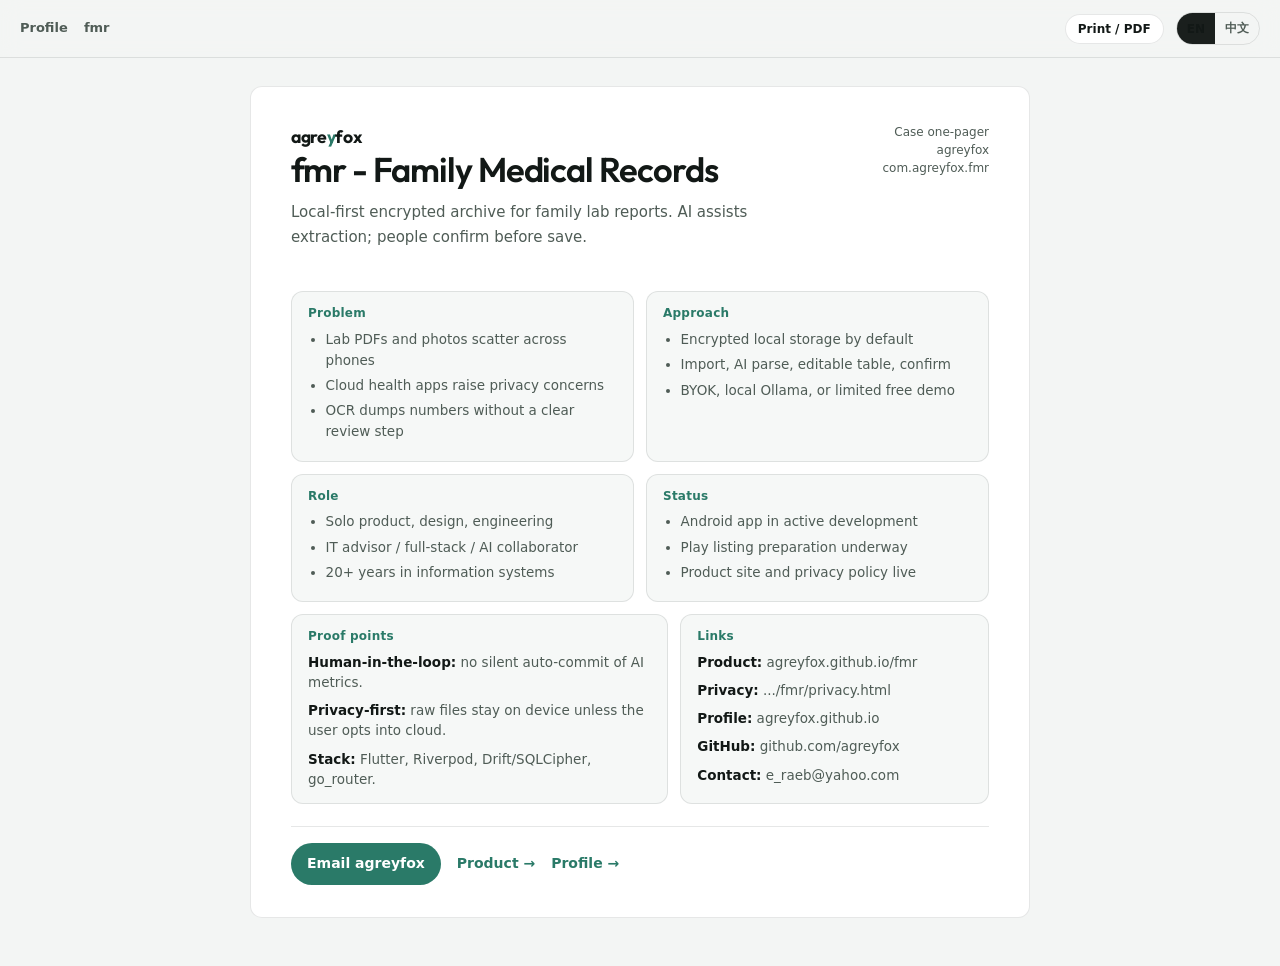
<file: case.html>
<!doctype html>
<html lang="en">
<head>
<meta charset="utf-8">
<meta name="viewport" content="width=device-width,initial-scale=1">
<title>agreyfox - fmr case one-pager</title>
<meta name="description" content="Case one-pager: fmr by agreyfox, local-first family medical records.">
<meta name="theme-color" content="#0c0f0e">
<link rel="preconnect" href="https://fonts.bunny.net" crossorigin>
<link href="https://fonts.bunny.net/css?family=dm-sans:400,500,600,700|outfit:500,600,700&display=swap" rel="stylesheet">
<link rel="icon" href="/assets/favicon.svg" type="image/svg+xml">
<style>
:root{
  --bg:#0c0f0e;--card:#131816;--ink:#e8eeeb;--muted:#9aa8a1;
  --line:rgba(232,238,235,.1);--accent:#3d9b84;--accent-ink:#0c0f0e;
  --sans:"Outfit","DM Sans","PingFang SC",system-ui,sans-serif;
  --body:"DM Sans","PingFang SC",system-ui,sans-serif;
  color-scheme:dark;
}
*{box-sizing:border-box}
html[lang="en"] .zh{display:none!important}
html[lang="zh-Hans"] .en{display:none!important}
body{margin:0;background:var(--bg);color:var(--ink);font-family:var(--body);line-height:1.55}
.bar{
  position:sticky;top:0;z-index:10;
  display:flex;justify-content:space-between;align-items:center;gap:12px;flex-wrap:wrap;
  padding:12px 20px;background:rgba(12,15,14,.9);backdrop-filter:blur(10px);
  border-bottom:1px solid var(--line);font-size:13px
}
.bar a{color:var(--muted);text-decoration:none;font-weight:600;margin-right:12px}
.bar a:hover{color:var(--ink)}
.bar button{
  border:1px solid var(--line);background:var(--card);padding:7px 12px;border-radius:999px;
  font:600 12px var(--body);cursor:pointer;color:var(--ink)
}
.lang{display:inline-flex;border:1px solid var(--line);border-radius:999px;overflow:hidden;margin-left:8px}
.lang button{border:0;border-radius:0;padding:7px 10px;background:transparent;color:var(--muted);cursor:pointer}
.lang button[aria-pressed="true"]{background:var(--surface,#1a1f1d);color:var(--ink)}
.page{
  width:min(780px,calc(100% - 32px));margin:28px auto 48px;
  background:var(--card);border:1px solid var(--line);border-radius:12px;
  padding:36px 40px 32px
}
.brand{font-family:var(--sans);font-weight:700;font-size:1.1rem;letter-spacing:-.02em}
.brand span{color:var(--accent)}
.meta{font-size:12px;color:var(--muted);text-align:right;line-height:1.5}
.top{display:flex;justify-content:space-between;gap:16px;flex-wrap:wrap;margin-bottom:20px}
h1{font-family:var(--sans);font-weight:600;font-size:clamp(1.7rem,3.5vw,2.15rem);letter-spacing:-.03em;margin:0 0 10px;line-height:1.15}
.sub{margin:0 0 22px;color:var(--muted);font-size:15px;max-width:48ch;line-height:1.65}
.grid{display:grid;grid-template-columns:1fr 1fr;gap:12px}
@media(max-width:640px){.grid{grid-template-columns:1fr}.page{padding:22px 18px}}
.box{border:1px solid var(--line);border-radius:12px;padding:14px 16px;background:#0f1312}
.box h2{margin:0 0 8px;font:650 12px/1.2 var(--body);color:var(--accent);letter-spacing:.02em}
.box ul{margin:0;padding-left:1.1rem;color:var(--muted);font-size:13.5px}
.box li{margin:.28rem 0}
.row{display:grid;grid-template-columns:1.1fr .9fr;gap:12px;margin-top:12px}
@media(max-width:640px){.row{grid-template-columns:1fr}}
.proof{font-size:13.5px;color:var(--muted);margin:0;line-height:1.5}
.proof strong{color:var(--ink)}
.cta{margin-top:22px;padding-top:16px;border-top:1px solid var(--line);display:flex;flex-wrap:wrap;gap:10px 16px;align-items:center}
.cta a{color:var(--accent);font-weight:700;font-size:14px;text-decoration:none}
.btn{display:inline-flex;padding:10px 16px;border-radius:999px;background:var(--accent);color:var(--accent-ink)!important;font-size:13px}
@media print{
  .bar{display:none!important}
  body{background:#fff;color:#111}
  .page{box-shadow:none;border:0;margin:0;width:100%;background:#fff}
  .box{background:#f7f7f7;border-color:#ddd}
  .proof,.box ul,.sub,.meta{color:#444}
  .proof strong,.box h2,.brand{color:#111}
}
@media(prefers-color-scheme:light){
  :root{
    --bg:#f3f5f4;--card:#fff;--ink:#121816;--muted:#4f5c56;
    --line:rgba(18,24,22,.1);--accent:#2a7a68;--accent-ink:#fff;color-scheme:light;
  }
  .bar{background:rgba(243,245,244,.92)}
  .box{background:#f6f8f7}
}
</style>
</head>
<body>
<div class="bar">
  <div>
    <a href="./"><span class="en">Profile</span><span class="zh">个人主页</span></a>
    <a href="https://agreyfox.github.io/fmr/">fmr</a>
  </div>
  <div>
    <button type="button" onclick="window.print()">
      <span class="en">Print / PDF</span><span class="zh">打印 / PDF</span>
    </button>
    <span class="lang" role="group" aria-label="Language">
      <button type="button" id="langEn" aria-pressed="true">EN</button>
      <button type="button" id="langZh" aria-pressed="false">中文</button>
    </span>
  </div>
</div>

<div class="page">
  <div class="top">
    <div>
      <div class="brand">agre<span>y</span>fox</div>
      <h1>fmr - Family Medical Records</h1>
      <p class="sub en">Local-first encrypted archive for family lab reports. AI assists extraction; people confirm before save.</p>
      <p class="sub zh">把家里的化验单放进本机加密档案。AI 帮忙读数，入库前必须你自己确认。</p>
    </div>
    <div class="meta">
      <span class="en">Case one-pager</span><span class="zh">一页说明</span><br>
      agreyfox<br>com.agreyfox.fmr
    </div>
  </div>

  <div class="grid">
    <div class="box">
      <h2><span class="en">Problem</span><span class="zh">问题</span></h2>
      <ul class="en">
        <li>Lab PDFs and photos scatter across phones</li>
        <li>Cloud health apps raise privacy concerns</li>
        <li>OCR dumps numbers without a clear review step</li>
      </ul>
      <ul class="zh">
        <li>化验单 PDF 和照片散落在手机里</li>
        <li>把健康资料丢上云，总让人不放心</li>
        <li>识别结果直接出数，中间没有审核</li>
      </ul>
    </div>
    <div class="box">
      <h2><span class="en">Approach</span><span class="zh">做法</span></h2>
      <ul class="en">
        <li>Encrypted local storage by default</li>
        <li>Import, AI parse, editable table, confirm</li>
        <li>BYOK, local Ollama, or limited free demo</li>
      </ul>
      <ul class="zh">
        <li>默认在本机加密保存</li>
        <li>导入 → AI 解析 → 表格可改 → 确认后入库</li>
        <li>可用自己的 API Key、本地 Ollama，或有限次免费演示</li>
      </ul>
    </div>
    <div class="box">
      <h2><span class="en">Role</span><span class="zh">角色</span></h2>
      <ul class="en">
        <li>Solo product, design, engineering</li>
        <li>IT advisor / full-stack / AI collaborator</li>
        <li>20+ years in information systems</li>
      </ul>
      <ul class="zh">
        <li>产品、设计、开发均由本人完成</li>
        <li>IT 顾问、全栈开发、AI 方案协作</li>
        <li>二十余年系统建设与交付经验</li>
      </ul>
    </div>
    <div class="box">
      <h2><span class="en">Status</span><span class="zh">现状</span></h2>
      <ul class="en">
        <li>Android app in active development</li>
        <li>Play listing preparation underway</li>
        <li>Product site and privacy policy live</li>
      </ul>
      <ul class="zh">
        <li>Android 应用开发中</li>
        <li>Google Play 上架材料准备中</li>
        <li>产品站和隐私政策已上线</li>
      </ul>
    </div>
  </div>

  <div class="row">
    <div class="box">
      <h2><span class="en">Proof points</span><span class="zh">关键依据</span></h2>
      <p class="proof en"><strong>Human-in-the-loop:</strong> no silent auto-commit of AI metrics.</p>
      <p class="proof zh"><strong>人在环路：</strong>没有你的确认，AI 读出的指标不会入库。</p>
      <p class="proof en" style="margin-top:8px"><strong>Privacy-first:</strong> raw files stay on device unless the user opts into cloud.</p>
      <p class="proof zh" style="margin-top:8px"><strong>隐私优先：</strong>原始文件默认留在本机；只有你主动选择时才走云端。</p>
      <p class="proof en" style="margin-top:8px"><strong>Stack:</strong> Flutter, Riverpod, Drift/SQLCipher, go_router.</p>
      <p class="proof zh" style="margin-top:8px"><strong>技术栈：</strong>Flutter、Riverpod、Drift/SQLCipher、go_router。</p>
    </div>
    <div class="box">
      <h2><span class="en">Links</span><span class="zh">链接</span></h2>
      <p class="proof"><strong>Product:</strong> agreyfox.github.io/fmr</p>
      <p class="proof" style="margin-top:8px"><strong>Privacy:</strong> .../fmr/privacy.html</p>
      <p class="proof" style="margin-top:8px"><strong>Profile:</strong> agreyfox.github.io</p>
      <p class="proof" style="margin-top:8px"><strong>GitHub:</strong> github.com/agreyfox</p>
      <p class="proof" style="margin-top:8px"><strong>Contact:</strong> e_raeb@yahoo.com</p>
    </div>
  </div>

  <div class="cta">
    <a class="btn" href="mailto:e_raeb@yahoo.com?subject=fmr">
      <span class="en">Email agreyfox</span><span class="zh">发邮件</span>
    </a>
    <a href="https://agreyfox.github.io/fmr/"><span class="en">Product →</span><span class="zh">产品站 →</span></a>
    <a href="./"><span class="en">Profile →</span><span class="zh">个人主页 →</span></a>
  </div>
</div>
<script>
(function(){
  var KEY="agreyfox-lang";
  function apply(lang){
    var zh=lang==="zh";
    document.documentElement.lang=zh?"zh-Hans":"en";
    document.getElementById("langEn").setAttribute("aria-pressed",zh?"false":"true");
    document.getElementById("langZh").setAttribute("aria-pressed",zh?"true":"false");
    try{localStorage.setItem(KEY,zh?"zh":"en")}catch(e){}
  }
  var s=null;try{s=localStorage.getItem(KEY)}catch(e){}
  apply(s==="zh"?"zh":"en");
  document.getElementById("langEn").onclick=function(){apply("en")};
  document.getElementById("langZh").onclick=function(){apply("zh")};
})();
</script>
</body>
</html>
</file>
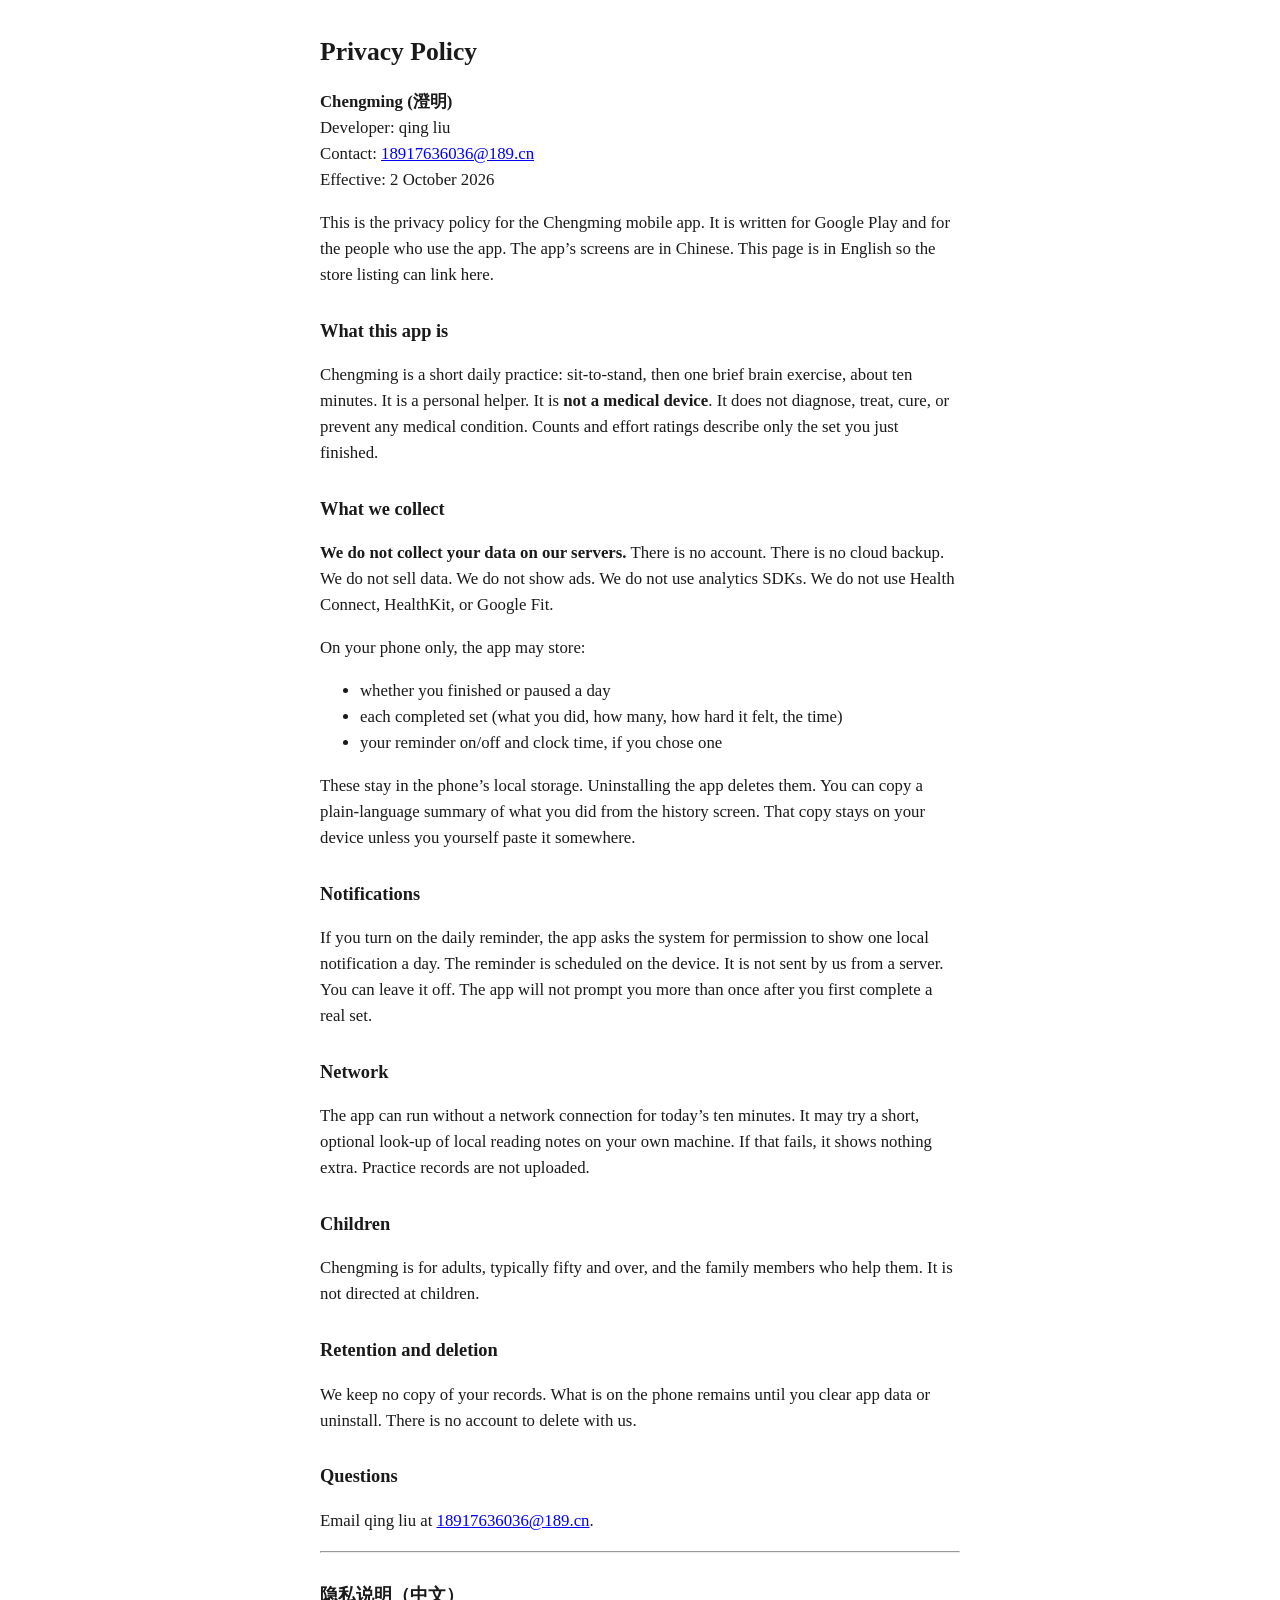
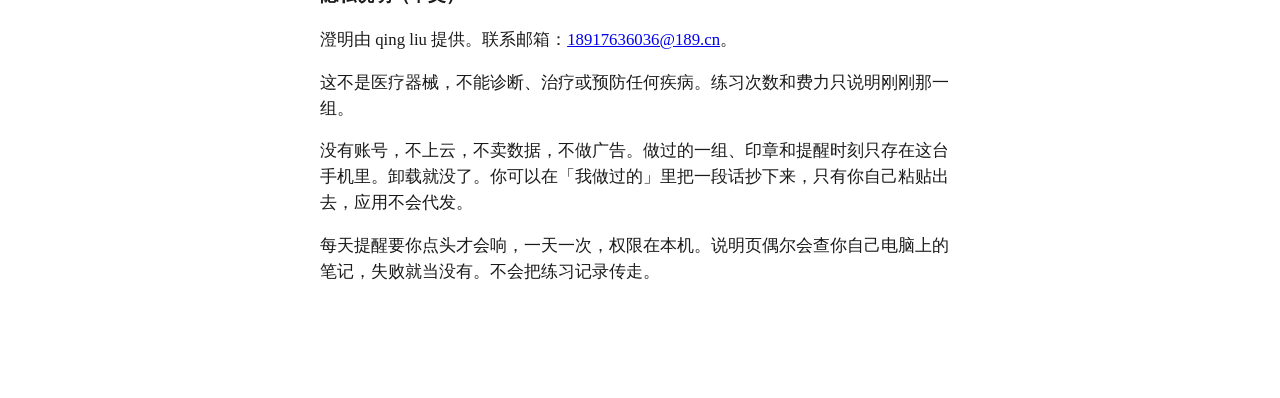
<file: chengming-privacy.html>
<!DOCTYPE html>
<html lang="en">
<head>
  <meta charset="utf-8">
  <meta name="viewport" content="width=device-width, initial-scale=1">
  <title>Privacy Policy · Chengming (澄明)</title>
  <style>
    body { font-family: Georgia, "Noto Serif SC", serif; max-width: 40rem; margin: 2rem auto; padding: 0 1.2rem 4rem; line-height: 1.55; color: #1a1a1a; }
    h1 { font-size: 1.6rem; }
    h2 { font-size: 1.15rem; margin-top: 1.8rem; }
    p, li { font-size: 1.05rem; }
  </style>
</head>
<body>
  <h1>Privacy Policy</h1>
  <p><strong>Chengming (澄明)</strong><br>
  Developer: qing liu<br>
  Contact: <a href="mailto:18917636036@189.cn">18917636036@189.cn</a><br>
  Effective: 2 October 2026</p>

  <p>This is the privacy policy for the Chengming mobile app. It is written for Google Play and for the people who use the app. The app’s screens are in Chinese. This page is in English so the store listing can link here.</p>

  <h2>What this app is</h2>
  <p>Chengming is a short daily practice: sit-to-stand, then one brief brain exercise, about ten minutes. It is a personal helper. It is <strong>not a medical device</strong>. It does not diagnose, treat, cure, or prevent any medical condition. Counts and effort ratings describe only the set you just finished.</p>

  <h2>What we collect</h2>
  <p><strong>We do not collect your data on our servers.</strong> There is no account. There is no cloud backup. We do not sell data. We do not show ads. We do not use analytics SDKs. We do not use Health Connect, HealthKit, or Google Fit.</p>
  <p>On your phone only, the app may store:</p>
  <ul>
    <li>whether you finished or paused a day</li>
    <li>each completed set (what you did, how many, how hard it felt, the time)</li>
    <li>your reminder on/off and clock time, if you chose one</li>
  </ul>
  <p>These stay in the phone’s local storage. Uninstalling the app deletes them. You can copy a plain-language summary of what you did from the history screen. That copy stays on your device unless you yourself paste it somewhere.</p>

  <h2>Notifications</h2>
  <p>If you turn on the daily reminder, the app asks the system for permission to show one local notification a day. The reminder is scheduled on the device. It is not sent by us from a server. You can leave it off. The app will not prompt you more than once after you first complete a real set.</p>

  <h2>Network</h2>
  <p>The app can run without a network connection for today’s ten minutes. It may try a short, optional look-up of local reading notes on your own machine. If that fails, it shows nothing extra. Practice records are not uploaded.</p>

  <h2>Children</h2>
  <p>Chengming is for adults, typically fifty and over, and the family members who help them. It is not directed at children.</p>

  <h2>Retention and deletion</h2>
  <p>We keep no copy of your records. What is on the phone remains until you clear app data or uninstall. There is no account to delete with us.</p>

  <h2>Questions</h2>
  <p>Email qing liu at <a href="mailto:18917636036@189.cn">18917636036@189.cn</a>.</p>

  <hr>
  <h2>隐私说明（中文）</h2>
  <p>澄明由 qing liu 提供。联系邮箱：<a href="mailto:18917636036@189.cn">18917636036@189.cn</a>。</p>
  <p>这不是医疗器械，不能诊断、治疗或预防任何疾病。练习次数和费力只说明刚刚那一组。</p>
  <p>没有账号，不上云，不卖数据，不做广告。做过的一组、印章和提醒时刻只存在这台手机里。卸载就没了。你可以在「我做过的」里把一段话抄下来，只有你自己粘贴出去，应用不会代发。</p>
  <p>每天提醒要你点头才会响，一天一次，权限在本机。说明页偶尔会查你自己电脑上的笔记，失败就当没有。不会把练习记录传走。</p>
</body>
</html>
</file>
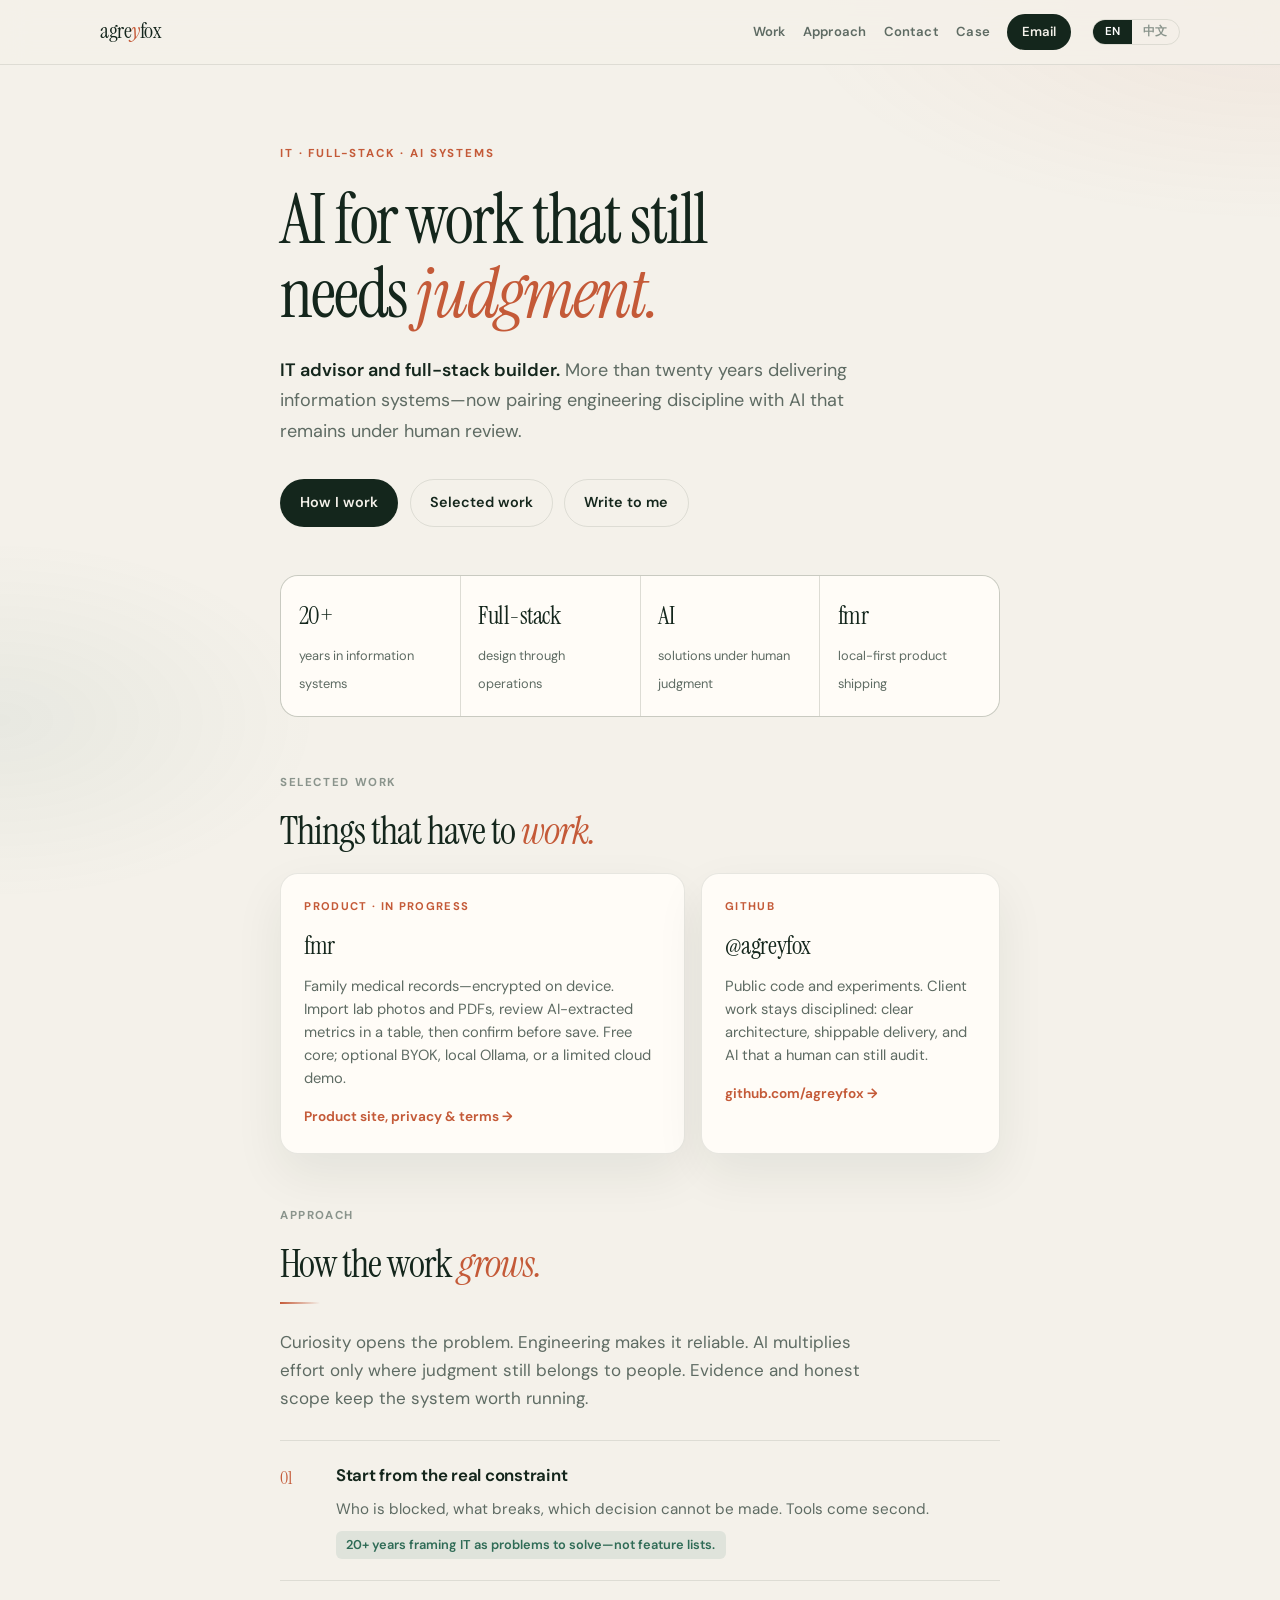
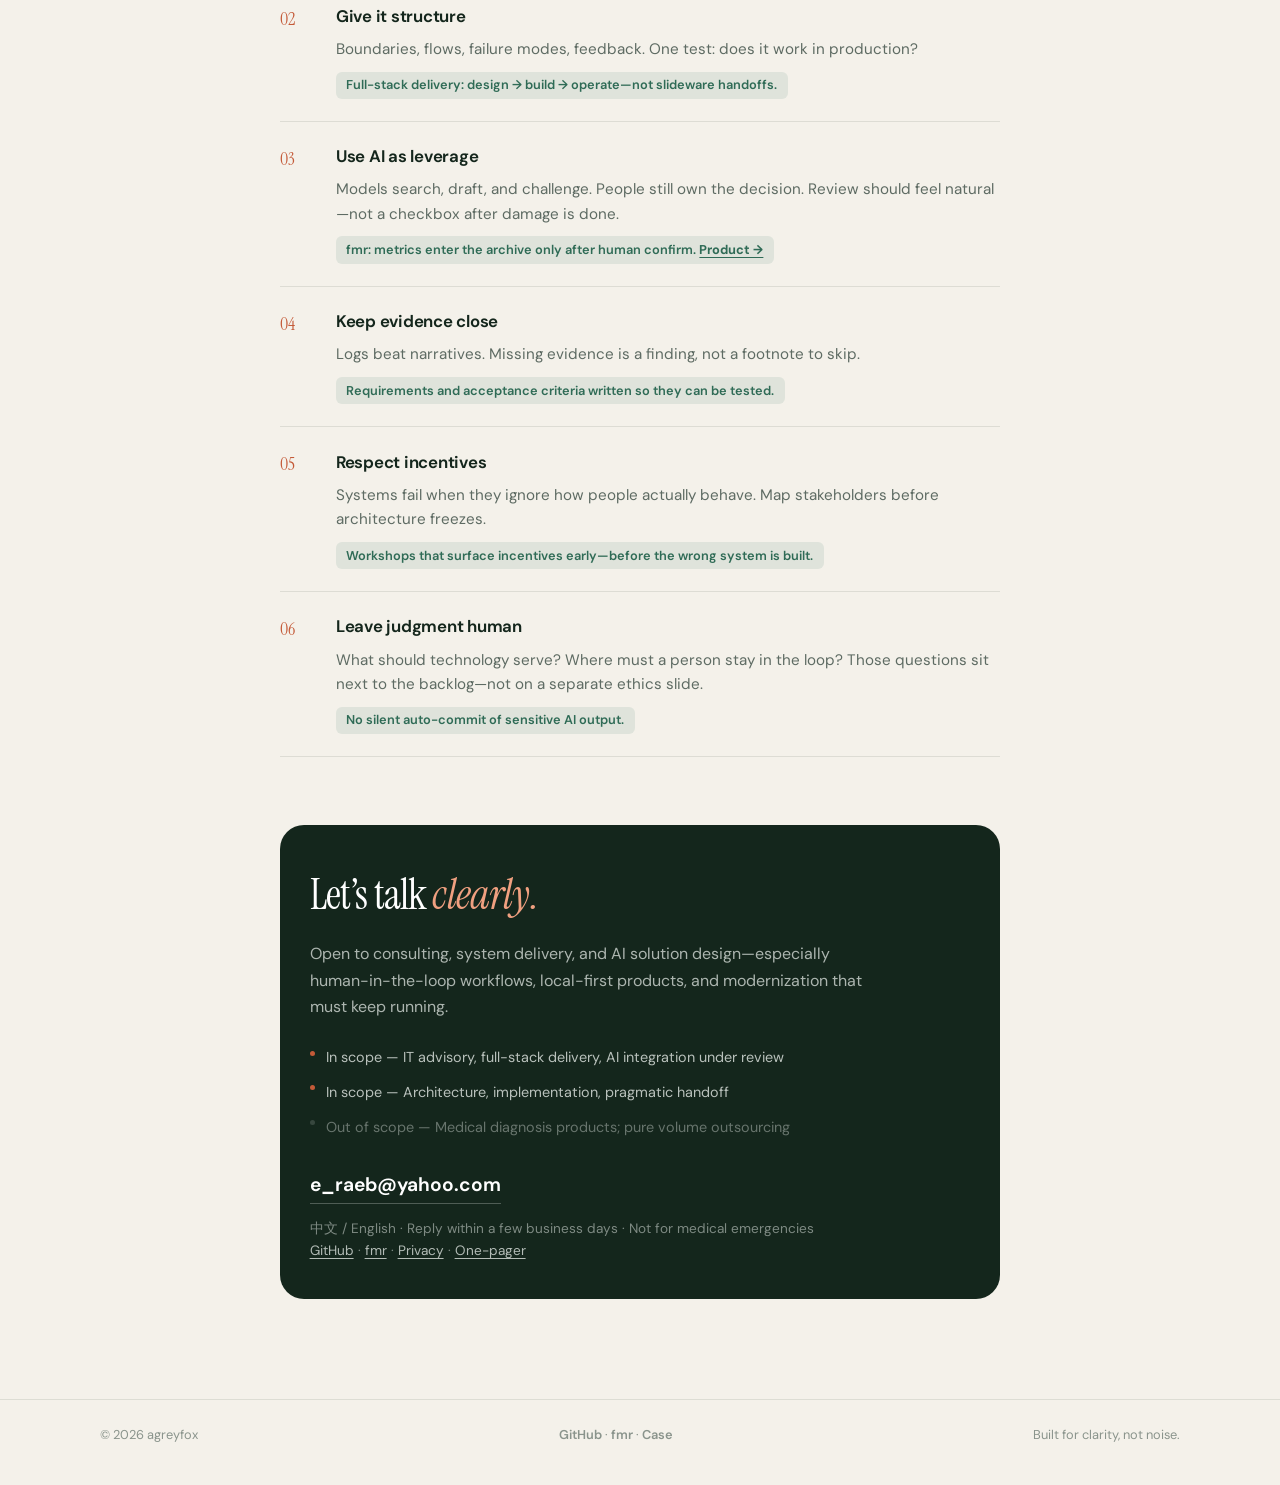
<file: backups/index.editorial-no-vine.backup.html>
<!doctype html>
<html lang="en">
<head>
<meta charset="utf-8">
<meta name="viewport" content="width=device-width,initial-scale=1">
<title>agreyfox — IT advisor · full-stack · AI</title>
<meta name="description" content="agreyfox — IT consultant, full-stack developer, and AI collaborator with 20+ years in information systems. Building software and AI that stay under human judgment.">
<meta property="og:title" content="agreyfox">
<meta property="og:description" content="IT advisor · full-stack builder · AI collaborator. Systems that ship under real constraints.">
<meta property="og:type" content="website">
<meta name="theme-color" content="#f4f1ea">
<link rel="preconnect" href="https://fonts.googleapis.com">
<link rel="preconnect" href="https://fonts.gstatic.com" crossorigin>
<link href="https://fonts.googleapis.com/css2?family=DM+Sans:ital,opsz,wght@0,9..40,400;0,9..40,500;0,9..40,600;0,9..40,700;1,9..40,400&family=Instrument+Serif:ital@0;1&display=swap" rel="stylesheet">
<link rel="icon" href="/assets/favicon.svg" type="image/svg+xml">
<style>
/* —— agreyfox profile · restrained editorial —— */
:root{
  --bg:#f4f1ea;
  --bg-card:#fffcf7;
  --ink:#14261c;
  --muted:#5e6b63;
  --faint:#8a948c;
  --line:rgba(20,38,28,.10);
  --coral:#c45a38;
  --stem:#2f6b56;
  --stem-soft:rgba(47,107,86,.10);
  --shadow:0 20px 50px rgba(20,38,28,.07);
  --serif:"Instrument Serif",Georgia,"Songti SC","Noto Serif SC",serif;
  --sans:"DM Sans","PingFang SC","Noto Sans SC","Microsoft YaHei",system-ui,sans-serif;
  --max:720px;
  --wide:1080px;
}
*,*::before,*::after{box-sizing:border-box}
html{scroll-behavior:smooth}
body{
  margin:0;
  color:var(--ink);
  background:var(--bg);
  font-family:var(--sans);
  font-size:17px;
  line-height:1.65;
  -webkit-font-smoothing:antialiased;
  text-rendering:optimizeLegibility;
}
body::before{
  content:"";
  position:fixed;inset:0;pointer-events:none;z-index:0;
  background:
    radial-gradient(ellipse 70% 45% at 100% 0%,rgba(196,90,56,.07),transparent 55%),
    radial-gradient(ellipse 50% 40% at 0% 80%,rgba(47,107,86,.06),transparent 50%);
}
a{color:var(--stem);text-underline-offset:3px}
a:hover{color:var(--coral)}

/* language visibility: default English */
html[lang="en"] .zh{display:none!important}
html[lang="zh-Hans"] .en{display:none!important}

.wrap{width:min(var(--max),calc(100% - 2.5rem));margin:0 auto;position:relative;z-index:1}
.wrap-wide{width:min(var(--wide),calc(100% - 2.5rem));margin:0 auto;position:relative;z-index:1}

/* nav */
.nav{
  position:sticky;top:0;z-index:50;
  backdrop-filter:blur(14px);
  background:rgba(244,241,234,.82);
  border-bottom:1px solid var(--line);
}
.nav-inner{
  height:64px;
  display:flex;align-items:center;justify-content:space-between;gap:1rem;
}
.logo{
  font-family:var(--serif);
  font-size:1.35rem;
  font-weight:400;
  letter-spacing:-.02em;
  text-decoration:none;
  color:var(--ink);
}
.logo em{font-style:italic;color:var(--coral);font-weight:400}
.nav-right{display:flex;align-items:center;gap:.15rem 1.1rem;flex-wrap:wrap;justify-content:flex-end}
.nav-right a{
  font-size:.82rem;font-weight:600;
  text-decoration:none;color:var(--muted);
  letter-spacing:.01em;
}
.nav-right a:hover{color:var(--ink)}
.nav-right a.cta{
  background:var(--ink);color:#f4f1ea!important;
  padding:.45rem .9rem;border-radius:999px;
}
.nav-right a.cta:hover{background:var(--coral)}
.lang{
  display:inline-flex;border:1px solid var(--line);border-radius:999px;overflow:hidden;
  margin-left:.25rem;
}
.lang button{
  border:0;background:transparent;padding:.4rem .7rem;
  font:600 .72rem/1 var(--sans);letter-spacing:.04em;
  color:var(--faint);cursor:pointer;
}
.lang button[aria-pressed="true"]{background:var(--ink);color:#fff}

/* hero */
.hero{padding:4.5rem 0 3rem}
.eyebrow{
  display:inline-block;
  font-size:.72rem;font-weight:700;
  letter-spacing:.16em;text-transform:uppercase;
  color:var(--coral);margin:0 0 1.25rem;
}
.hero h1{
  font-family:var(--serif);
  font-weight:400;
  font-size:clamp(2.6rem,7.5vw,4.4rem);
  line-height:1.05;
  letter-spacing:-.03em;
  margin:0 0 1.5rem;
  max-width:14ch;
}
.hero h1 i{font-style:italic;color:var(--coral)}
.lede{
  font-size:1.125rem;
  color:var(--muted);
  max-width:36rem;
  margin:0 0 2rem;
  line-height:1.7;
}
.lede strong{color:var(--ink);font-weight:600}
.actions{display:flex;flex-wrap:wrap;gap:.7rem}
.btn{
  display:inline-flex;align-items:center;justify-content:center;
  min-height:46px;padding:.7rem 1.2rem;
  border-radius:999px;font-weight:600;font-size:.9rem;
  text-decoration:none;border:1.5px solid transparent;
  transition:transform .15s ease,background .15s ease;
}
.btn:hover{transform:translateY(-1px)}
.btn-solid{background:var(--ink);color:#f4f1ea}
.btn-solid:hover{background:var(--coral);color:#fff}
.btn-ghost{background:transparent;border-color:var(--line);color:var(--ink)}
.btn-ghost:hover{border-color:var(--stem);color:var(--stem)}

/* stats strip */
.stats{
  display:grid;
  grid-template-columns:repeat(4,1fr);
  gap:1px;
  background:var(--line);
  border:1px solid var(--line);
  border-radius:18px;
  overflow:hidden;
  margin:0 0 3.5rem;
}
.stats > div{
  background:var(--bg-card);
  padding:1.25rem 1.1rem;
}
.stats strong{
  display:block;
  font-family:var(--serif);
  font-size:1.55rem;
  font-weight:400;
  letter-spacing:-.02em;
  margin-bottom:.2rem;
}
.stats span{font-size:.8rem;color:var(--muted);line-height:1.4}

/* sections */
section{padding:0 0 3.25rem}
.section-label{
  font-size:.72rem;font-weight:700;
  letter-spacing:.14em;text-transform:uppercase;
  color:var(--faint);margin:0 0 1rem;
}
.section-title{
  font-family:var(--serif);
  font-weight:400;
  font-size:clamp(1.85rem,4vw,2.45rem);
  letter-spacing:-.025em;
  line-height:1.15;
  margin:0 0 1rem;
}
.section-title i{font-style:italic;color:var(--coral)}
.prose{color:var(--muted);max-width:38rem;margin:0}
.prose + .prose{margin-top:.85rem}

/* approach list */
.steps{margin:1.75rem 0 0;padding:0;list-style:none;counter-reset:step}
.steps li{
  position:relative;
  padding:1.35rem 0 1.35rem 3.5rem;
  border-top:1px solid var(--line);
  counter-increment:step;
}
.steps li:last-child{border-bottom:1px solid var(--line)}
.steps li::before{
  content:counter(step,decimal-leading-zero);
  position:absolute;left:0;top:1.4rem;
  font-family:var(--serif);
  font-size:1.15rem;
  color:var(--coral);
  letter-spacing:-.02em;
}
.steps h3{
  margin:0 0 .4rem;
  font-size:1.05rem;
  font-weight:650;
  letter-spacing:-.015em;
}
.steps p{margin:0;color:var(--muted);font-size:.95rem;line-height:1.6}
.proof{
  display:inline-block;
  margin-top:.65rem;
  font-size:.8rem;
  font-weight:600;
  color:var(--stem);
  background:var(--stem-soft);
  padding:.3rem .65rem;
  border-radius:6px;
  line-height:1.4;
}
.proof a{color:var(--stem);font-weight:700}

/* work cards */
.cards{display:grid;gap:1rem;margin-top:1.25rem}
@media(min-width:700px){.cards{grid-template-columns:1.15fr .85fr}}
.card{
  display:block;
  text-decoration:none;
  color:inherit;
  background:var(--bg-card);
  border:1px solid var(--line);
  border-radius:18px;
  padding:1.5rem 1.45rem;
  box-shadow:var(--shadow);
  transition:border-color .15s,transform .15s;
}
.card:hover{border-color:rgba(196,90,56,.35);transform:translateY(-2px);color:inherit}
.card .tag{
  font-size:.7rem;font-weight:700;letter-spacing:.12em;text-transform:uppercase;
  color:var(--coral);margin:0 0 .65rem;
}
.card h3{
  font-family:var(--serif);
  font-weight:400;
  font-size:1.55rem;
  letter-spacing:-.02em;
  margin:0 0 .55rem;
}
.card p{margin:0;color:var(--muted);font-size:.92rem;line-height:1.55}
.card .more{
  display:inline-block;margin-top:1rem;
  font-size:.85rem;font-weight:650;color:var(--coral);
}

/* contact band */
.contact{
  margin:1rem 0 3rem;
  background:var(--ink);
  color:#e8ede9;
  border-radius:24px;
  padding:2.25rem 1.85rem;
}
.contact h2{
  font-family:var(--serif);
  font-weight:400;
  font-size:clamp(1.9rem,4vw,2.6rem);
  letter-spacing:-.02em;
  margin:0 0 .75rem;
  color:#fff;
}
.contact h2 i{font-style:italic;color:#f0a080}
.contact .lead{margin:0 0 1.25rem;color:rgba(232,237,233,.72);max-width:36rem;font-size:1rem}
.scope{list-style:none;margin:0 0 1.5rem;padding:0}
.scope li{
  position:relative;
  padding:.35rem 0 .35rem 1rem;
  font-size:.9rem;
  color:rgba(232,237,233,.78);
}
.scope li::before{
  content:"";position:absolute;left:0;top:.7em;
  width:5px;height:5px;border-radius:50%;background:var(--coral);
}
.scope li.out{opacity:.5}
.scope li.out::before{background:rgba(255,255,255,.3)}
.mail{
  display:inline-block;
  font-size:1.2rem;font-weight:650;
  color:#fff;text-decoration:none;
  border-bottom:1px solid rgba(255,255,255,.25);
  padding-bottom:.15rem;
  margin-bottom:.85rem;
}
.mail:hover{color:#f0a080;border-color:#f0a080}
.contact-meta{font-size:.85rem;color:rgba(232,237,233,.5);margin:0}
.contact-meta a{color:rgba(232,237,233,.75)}

/* footer */
footer{
  border-top:1px solid var(--line);
  padding:1.5rem 0 2.5rem;
  font-size:.8rem;
  color:var(--faint);
}
.foot-row{
  display:flex;flex-wrap:wrap;gap:.6rem 1.25rem;
  justify-content:space-between;align-items:center;
}
footer a{color:var(--faint);text-decoration:none;font-weight:600}
footer a:hover{color:var(--ink)}

/* decorative rule */
.rule{
  width:2.5rem;height:2px;border:0;
  background:linear-gradient(90deg,var(--coral),transparent);
  margin:0 0 1.5rem;
}

@media(max-width:720px){
  .stats{grid-template-columns:1fr 1fr}
  .hero{padding:3rem 0 2.25rem}
  .nav-right a:not(.cta):not(.keep){display:none}
  .contact{padding:1.75rem 1.25rem;border-radius:18px}
  body{font-size:16px}
}
@media(max-width:400px){
  .stats{grid-template-columns:1fr}
}
@media(prefers-reduced-motion:reduce){
  .btn:hover,.card:hover{transform:none}
}
</style>
</head>
<body>
  <header class="nav">
    <div class="wrap-wide nav-inner">
      <a class="logo" href="/">agre<em>y</em>fox</a>
      <nav class="nav-right" aria-label="Primary">
        <a class="keep" href="#work">
          <span class="en">Work</span><span class="zh">作品</span>
        </a>
        <a class="keep" href="#approach">
          <span class="en">Approach</span><span class="zh">方法</span>
        </a>
        <a class="keep" href="#contact">
          <span class="en">Contact</span><span class="zh">联系</span>
        </a>
        <a class="keep" href="case.html">
          <span class="en">Case</span><span class="zh">案例</span>
        </a>
        <a class="cta" href="mailto:e_raeb@yahoo.com">
          <span class="en">Email</span><span class="zh">邮件</span>
        </a>
        <div class="lang" role="group" aria-label="Language">
          <button type="button" id="langEn" aria-pressed="true">EN</button>
          <button type="button" id="langZh" aria-pressed="false">中文</button>
        </div>
      </nav>
    </div>
  </header>

  <main>
    <!-- HERO -->
    <section class="hero wrap">
      <p class="eyebrow">
        <span class="en">IT · Full-stack · AI systems</span>
        <span class="zh">信息化 · 全栈 · 智能系统</span>
      </p>
      <h1 class="en">AI for work that still needs <i>judgment.</i></h1>
      <h1 class="zh">为仍需<i>判断力</i>的工作，构建可靠的 AI。</h1>
      <p class="lede en">
        <strong>IT advisor and full-stack builder.</strong>
        More than twenty years delivering information systems—now pairing engineering discipline with AI that remains under human review.
      </p>
      <p class="lede zh">
        <strong>IT 顾问与全栈开发者。</strong>
        二十余年信息化系统交付经验；将工程纪律与「必须经人审核」的 AI 能力结合，服务真实业务约束。
      </p>
      <div class="actions">
        <a class="btn btn-solid" href="#approach">
          <span class="en">How I work</span><span class="zh">工作方式</span>
        </a>
        <a class="btn btn-ghost" href="#work">
          <span class="en">Selected work</span><span class="zh">代表作品</span>
        </a>
        <a class="btn btn-ghost" href="mailto:e_raeb@yahoo.com">
          <span class="en">Write to me</span><span class="zh">写邮件</span>
        </a>
      </div>
    </section>

    <!-- STATS -->
    <div class="wrap">
      <div class="stats" aria-label="Profile highlights">
        <div>
          <strong>20+</strong>
          <span class="en">years in information systems</span>
          <span class="zh">年信息化服务经验</span>
        </div>
        <div>
          <strong class="en">Full-stack</strong>
          <strong class="zh">全栈</strong>
          <span class="en">design through operations</span>
          <span class="zh">从设计到交付运维</span>
        </div>
        <div>
          <strong>AI</strong>
          <span class="en">solutions under human judgment</span>
          <span class="zh">人在环路中的智能方案</span>
        </div>
        <div>
          <strong>fmr</strong>
          <span class="en">local-first product shipping</span>
          <span class="zh">本地优先产品推进中</span>
        </div>
      </div>
    </div>

    <!-- WORK -->
    <section class="wrap" id="work">
      <p class="section-label">
        <span class="en">Selected work</span><span class="zh">代表作品</span>
      </p>
      <h2 class="section-title en">Things that have to <i>work.</i></h2>
      <h2 class="section-title zh">必须真正<i>能用</i>的东西。</h2>
      <div class="cards">
        <a class="card" href="https://agreyfox.github.io/fmr/">
          <p class="tag">
            <span class="en">Product · In progress</span>
            <span class="zh">产品 · 开发中</span>
          </p>
          <h3>fmr</h3>
          <p class="en">
            Family medical records—encrypted on device. Import lab photos and PDFs, review AI-extracted metrics in a table, then confirm before save. Free core; optional BYOK, local Ollama, or a limited cloud demo.
          </p>
          <p class="zh">
            家庭医疗档案——默认本地加密存储。导入化验单照片与 PDF，在表格中审核 AI 提取的指标，确认后再入库。核心功能免费；可选自备密钥、本地 Ollama，或有限次数的云端演示。
          </p>
          <span class="more">
            <span class="en">Product site, privacy &amp; terms →</span>
            <span class="zh">产品站 · 隐私政策 · 条款 →</span>
          </span>
        </a>
        <a class="card" href="https://github.com/agreyfox" target="_blank" rel="noreferrer">
          <p class="tag">GitHub</p>
          <h3>@agreyfox</h3>
          <p class="en">
            Public code and experiments. Client work stays disciplined: clear architecture, shippable delivery, and AI that a human can still audit.
          </p>
          <p class="zh">
            公开代码与实验。对外交付保持纪律：清晰架构、可上线成果，以及仍可被人工审计的 AI 行为。
          </p>
          <span class="more">github.com/agreyfox →</span>
        </a>
      </div>
    </section>

    <!-- APPROACH -->
    <section class="wrap" id="approach">
      <p class="section-label">
        <span class="en">Approach</span><span class="zh">方法</span>
      </p>
      <h2 class="section-title en">How the work <i>grows.</i></h2>
      <h2 class="section-title zh">工作如何<i>展开</i>。</h2>
      <hr class="rule">
      <p class="prose en">
        Curiosity opens the problem. Engineering makes it reliable. AI multiplies effort only where judgment still belongs to people. Evidence and honest scope keep the system worth running.
      </p>
      <p class="prose zh">
        以问题本身为起点；用工程保证可靠；仅在「判断仍应属于人」之处引入 AI。证据与诚实的边界，让系统值得长期运行。
      </p>

      <ol class="steps">
        <li>
          <h3 class="en">Start from the real constraint</h3>
          <h3 class="zh">从真实约束出发</h3>
          <p class="en">Who is blocked, what breaks, which decision cannot be made. Tools come second.</p>
          <p class="zh">谁被卡住、哪里失效、哪个决策做不下去。工具永远排在问题之后。</p>
          <span class="proof en">20+ years framing IT as problems to solve—not feature lists.</span>
          <span class="proof zh">二十余年经验：把信息化当作待解问题，而非功能清单堆砌。</span>
        </li>
        <li>
          <h3 class="en">Give it structure</h3>
          <h3 class="zh">赋予结构</h3>
          <p class="en">Boundaries, flows, failure modes, feedback. One test: does it work in production?</p>
          <p class="zh">边界、流程、故障模式与反馈。唯一检验：上线之后是否仍能工作？</p>
          <span class="proof en">Full-stack delivery: design → build → operate—not slideware handoffs.</span>
          <span class="proof zh">全栈交付：设计 → 实现 → 运维，而非甩文档式交接。</span>
        </li>
        <li>
          <h3 class="en">Use AI as leverage</h3>
          <h3 class="zh">以 AI 作杠杆</h3>
          <p class="en">Models search, draft, and challenge. People still own the decision. Review should feel natural—not a checkbox after damage is done.</p>
          <p class="zh">模型负责检索、起草与质疑；决策仍在人。审核应是流程中的自然步骤，而非事后补救的勾选。</p>
          <span class="proof en">fmr: metrics enter the archive only after human confirm. <a href="https://agreyfox.github.io/fmr/">Product →</a></span>
          <span class="proof zh">fmr：指标须经人工确认后方可入库。<a href="https://agreyfox.github.io/fmr/">产品站 →</a></span>
        </li>
        <li>
          <h3 class="en">Keep evidence close</h3>
          <h3 class="zh">紧贴证据</h3>
          <p class="en">Logs beat narratives. Missing evidence is a finding, not a footnote to skip.</p>
          <p class="zh">日志胜过叙事。证据缺失本身就是发现，不是可以跳过的脚注。</p>
          <span class="proof en">Requirements and acceptance criteria written so they can be tested.</span>
          <span class="proof zh">需求与验收标准写到可被测试、可被复核。</span>
        </li>
        <li>
          <h3 class="en">Respect incentives</h3>
          <h3 class="zh">尊重真实激励</h3>
          <p class="en">Systems fail when they ignore how people actually behave. Map stakeholders before architecture freezes.</p>
          <p class="zh">忽视真实行为的系统终将失败。架构定型之前，先理清利益相关方与激励结构。</p>
          <span class="proof en">Workshops that surface incentives early—before the wrong system is built.</span>
          <span class="proof zh">在错误系统成形前，通过研讨尽早暴露激励与阻力。</span>
        </li>
        <li>
          <h3 class="en">Leave judgment human</h3>
          <h3 class="zh">判断留给人</h3>
          <p class="en">What should technology serve? Where must a person stay in the loop? Those questions sit next to the backlog—not on a separate ethics slide.</p>
          <p class="zh">技术服务谁？何处必须有人在环？这些问题与待办并列，而不是单独一页「伦理声明」。</p>
          <span class="proof en">No silent auto-commit of sensitive AI output.</span>
          <span class="proof zh">敏感 AI 结果禁止在无人确认时静默写入。</span>
        </li>
      </ol>
    </section>

    <!-- CONTACT -->
    <section class="wrap" id="contact">
      <div class="contact">
        <h2 class="en">Let’s talk <i>clearly.</i></h2>
        <h2 class="zh">欢迎<i>认真</i>地谈。</h2>
        <p class="lead en">
          Open to consulting, system delivery, and AI solution design—especially human-in-the-loop workflows, local-first products, and modernization that must keep running.
        </p>
        <p class="lead zh">
          欢迎就咨询、系统交付与 AI 方案设计交流——尤其关注人在环路中的流程、本地优先产品，以及必须持续运行的系统现代化。
        </p>
        <ul class="scope">
          <li class="en">In scope — IT advisory, full-stack delivery, AI integration under review</li>
          <li class="zh">范围内 — IT 咨询、全栈交付、可审核的 AI 集成</li>
          <li class="en">In scope — Architecture, implementation, pragmatic handoff</li>
          <li class="zh">范围内 — 架构、实现、务实的交接与落地</li>
          <li class="out en">Out of scope — Medical diagnosis products; pure volume outsourcing</li>
          <li class="out zh">范围外 — 医疗诊断类产品；纯人力堆量外包</li>
        </ul>
        <a class="mail" href="mailto:e_raeb@yahoo.com?subject=agreyfox">e_raeb@yahoo.com</a>
        <p class="contact-meta en">
          中文 / English · Reply within a few business days · Not for medical emergencies<br>
          <a href="https://github.com/agreyfox">GitHub</a>
          · <a href="https://agreyfox.github.io/fmr/">fmr</a>
          · <a href="https://agreyfox.github.io/fmr/privacy.html">Privacy</a>
          · <a href="case.html">One-pager</a>
        </p>
        <p class="contact-meta zh">
          中文 / English · 通常数个工作日内回复 · 非医疗急救渠道<br>
          <a href="https://github.com/agreyfox">GitHub</a>
          · <a href="https://agreyfox.github.io/fmr/">fmr</a>
          · <a href="https://agreyfox.github.io/fmr/privacy.html">隐私政策</a>
          · <a href="case.html">一页案例</a>
        </p>
      </div>
    </section>
  </main>

  <footer>
    <div class="wrap-wide foot-row">
      <span>© <span id="y">2026</span> agreyfox</span>
      <span>
        <a href="https://github.com/agreyfox">GitHub</a>
        · <a href="https://agreyfox.github.io/fmr/">fmr</a>
        · <a href="case.html"><span class="en">Case</span><span class="zh">案例</span></a>
      </span>
      <span class="en">Built for clarity, not noise.</span>
      <span class="zh">为清晰而建，不为喧哗。</span>
    </div>
  </footer>

  <script>
  (function () {
    var KEY = "agreyfox-lang";
    // Default: English always (user request). User toggle persists.
    function apply(lang) {
      var isZh = lang === "zh";
      document.documentElement.lang = isZh ? "zh-Hans" : "en";
      var en = document.getElementById("langEn");
      var zh = document.getElementById("langZh");
      if (en && zh) {
        en.setAttribute("aria-pressed", isZh ? "false" : "true");
        zh.setAttribute("aria-pressed", isZh ? "true" : "false");
      }
      try { localStorage.setItem(KEY, isZh ? "zh" : "en"); } catch (e) {}
    }
    // Default English; only use saved preference if user has chosen before
    var saved = null;
    try { saved = localStorage.getItem(KEY); } catch (e) {}
    apply(saved === "zh" ? "zh" : "en");

    document.getElementById("langEn").addEventListener("click", function () { apply("en"); });
    document.getElementById("langZh").addEventListener("click", function () { apply("zh"); });
    document.getElementById("y").textContent = new Date().getFullYear();
  })();
  </script>
</body>
</html>
</file>
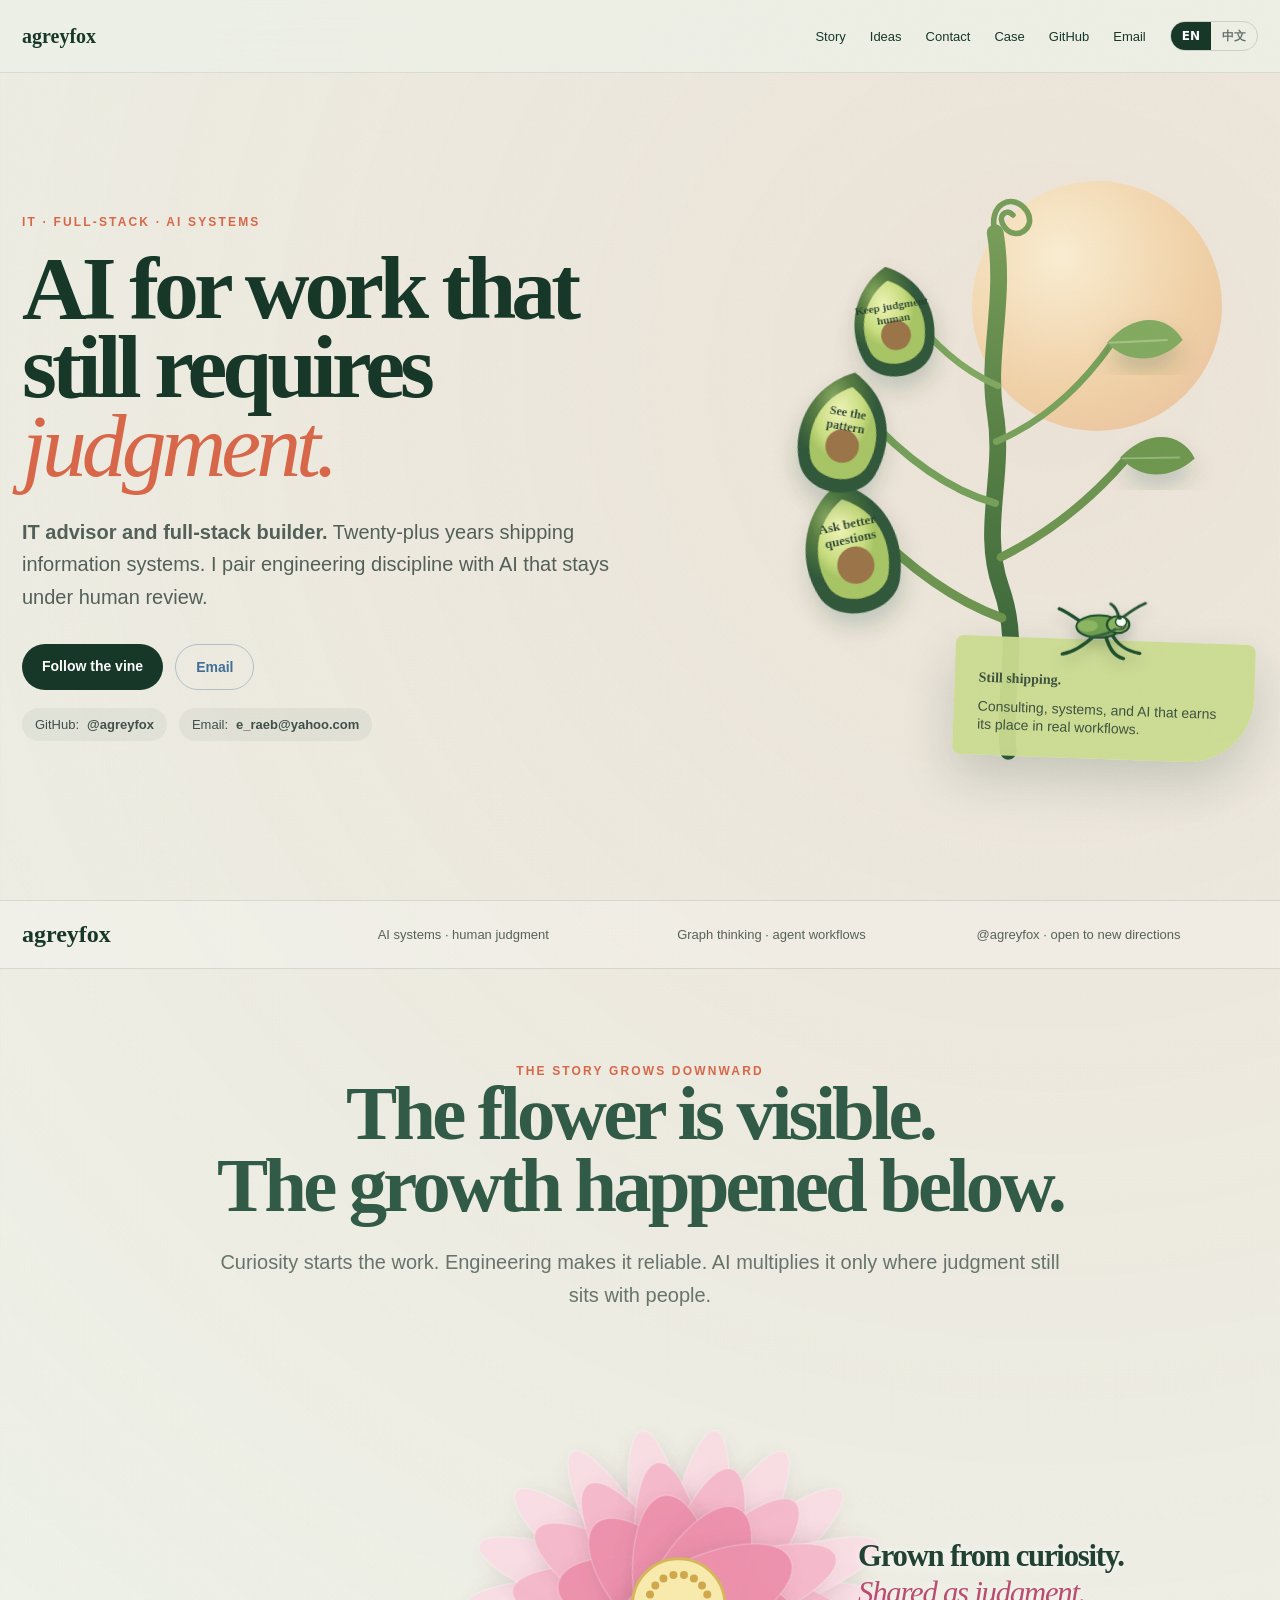
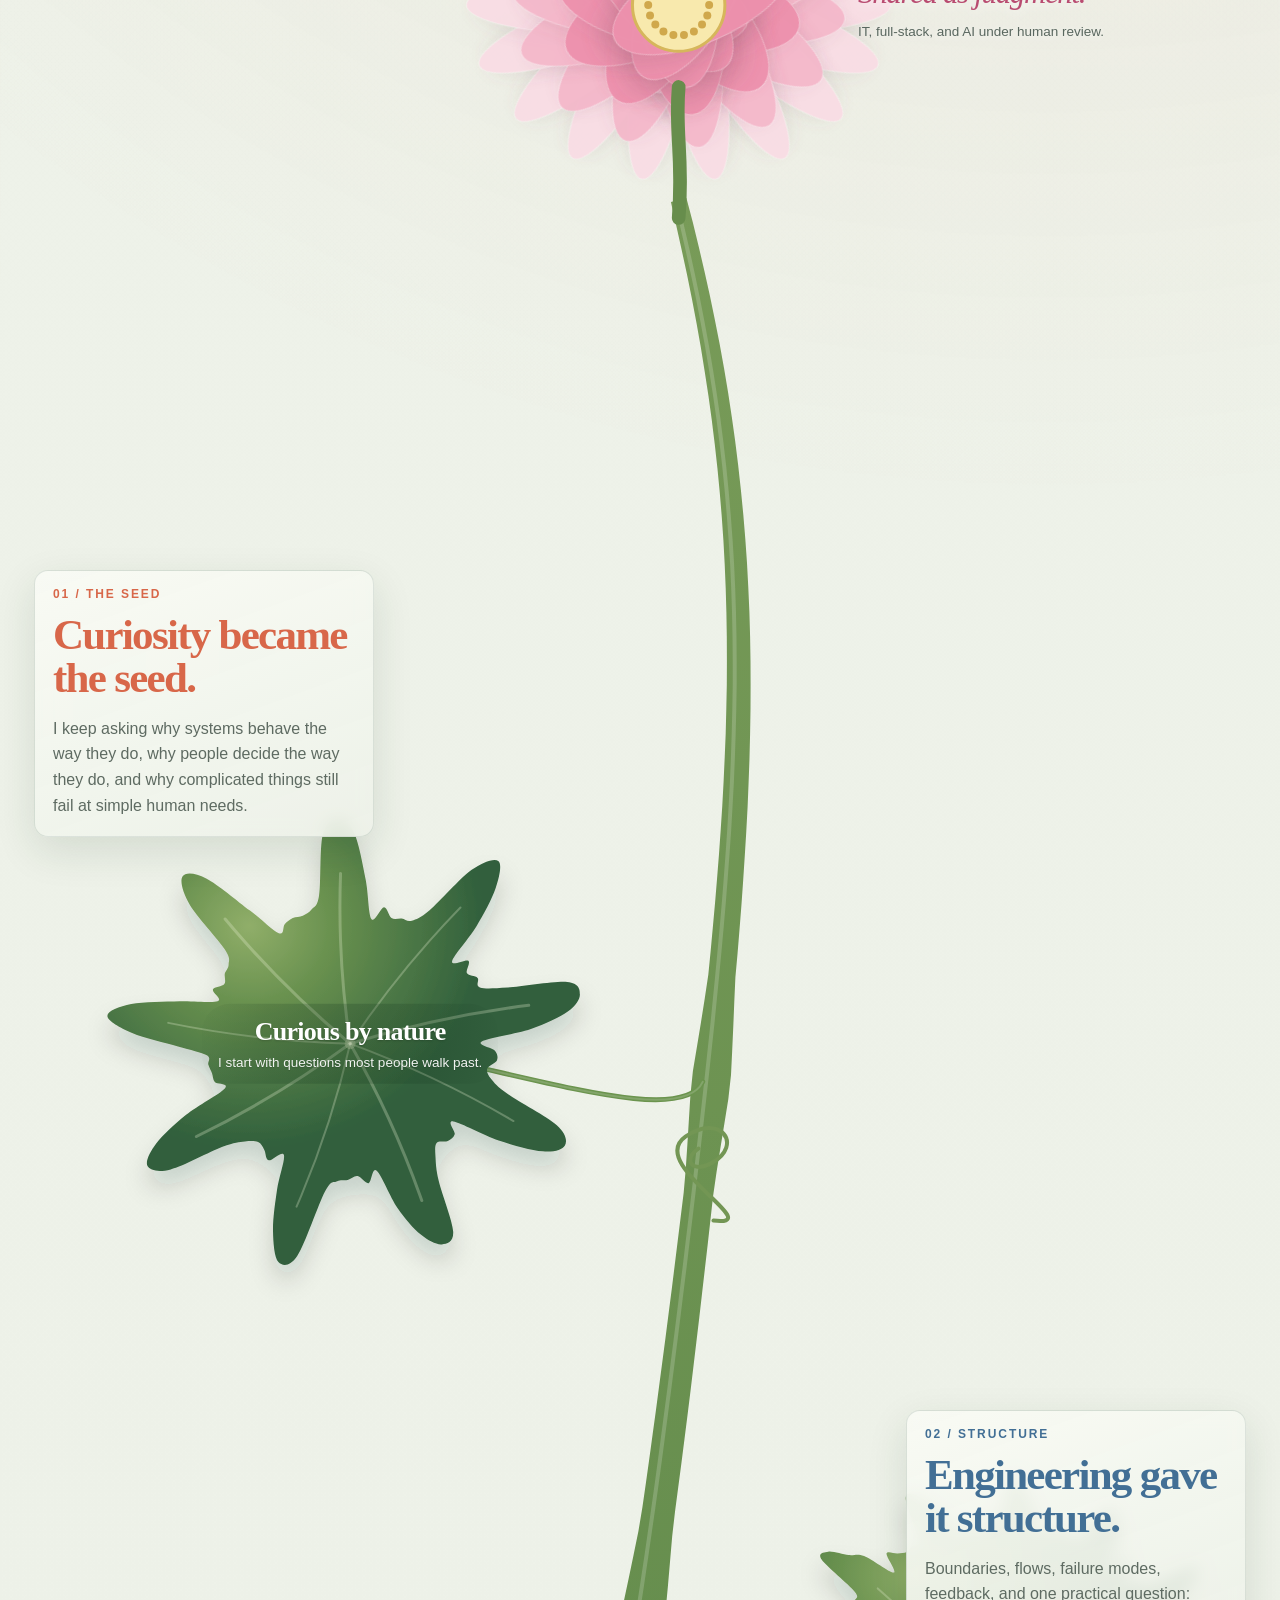
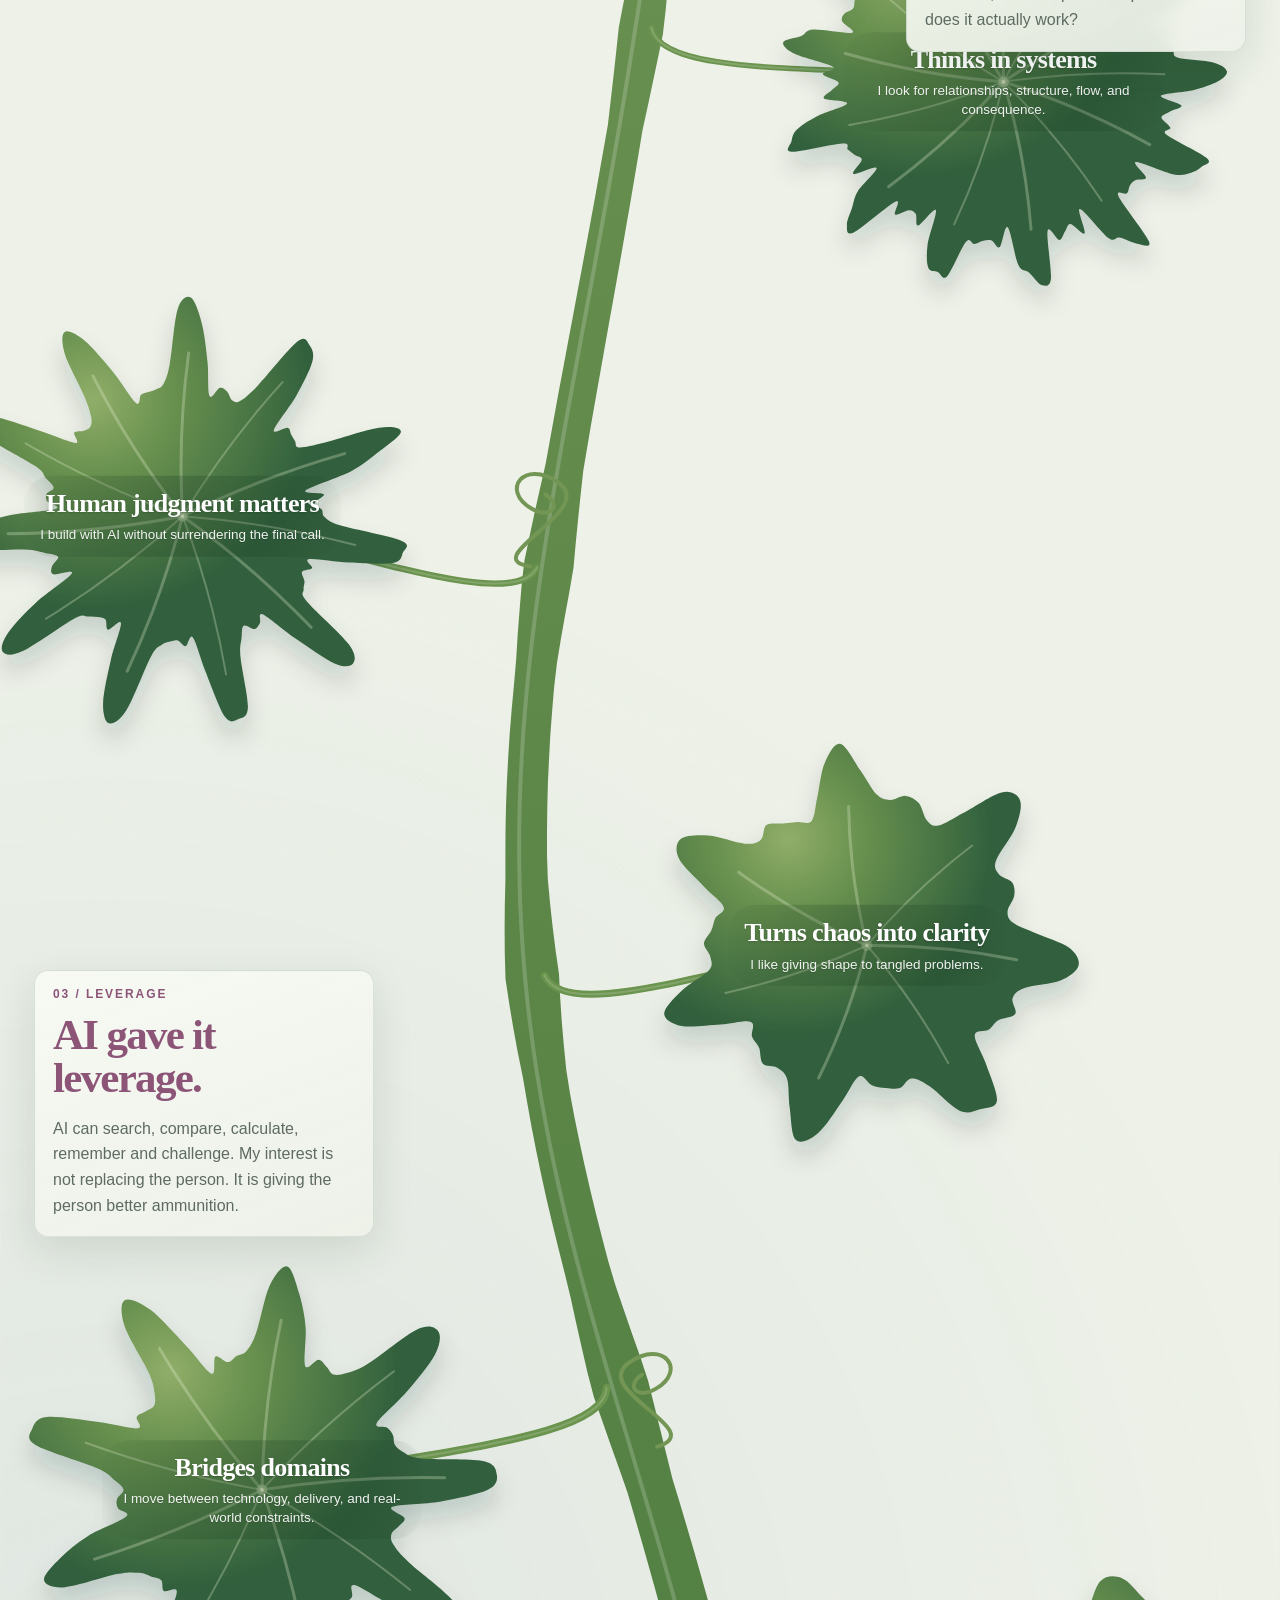
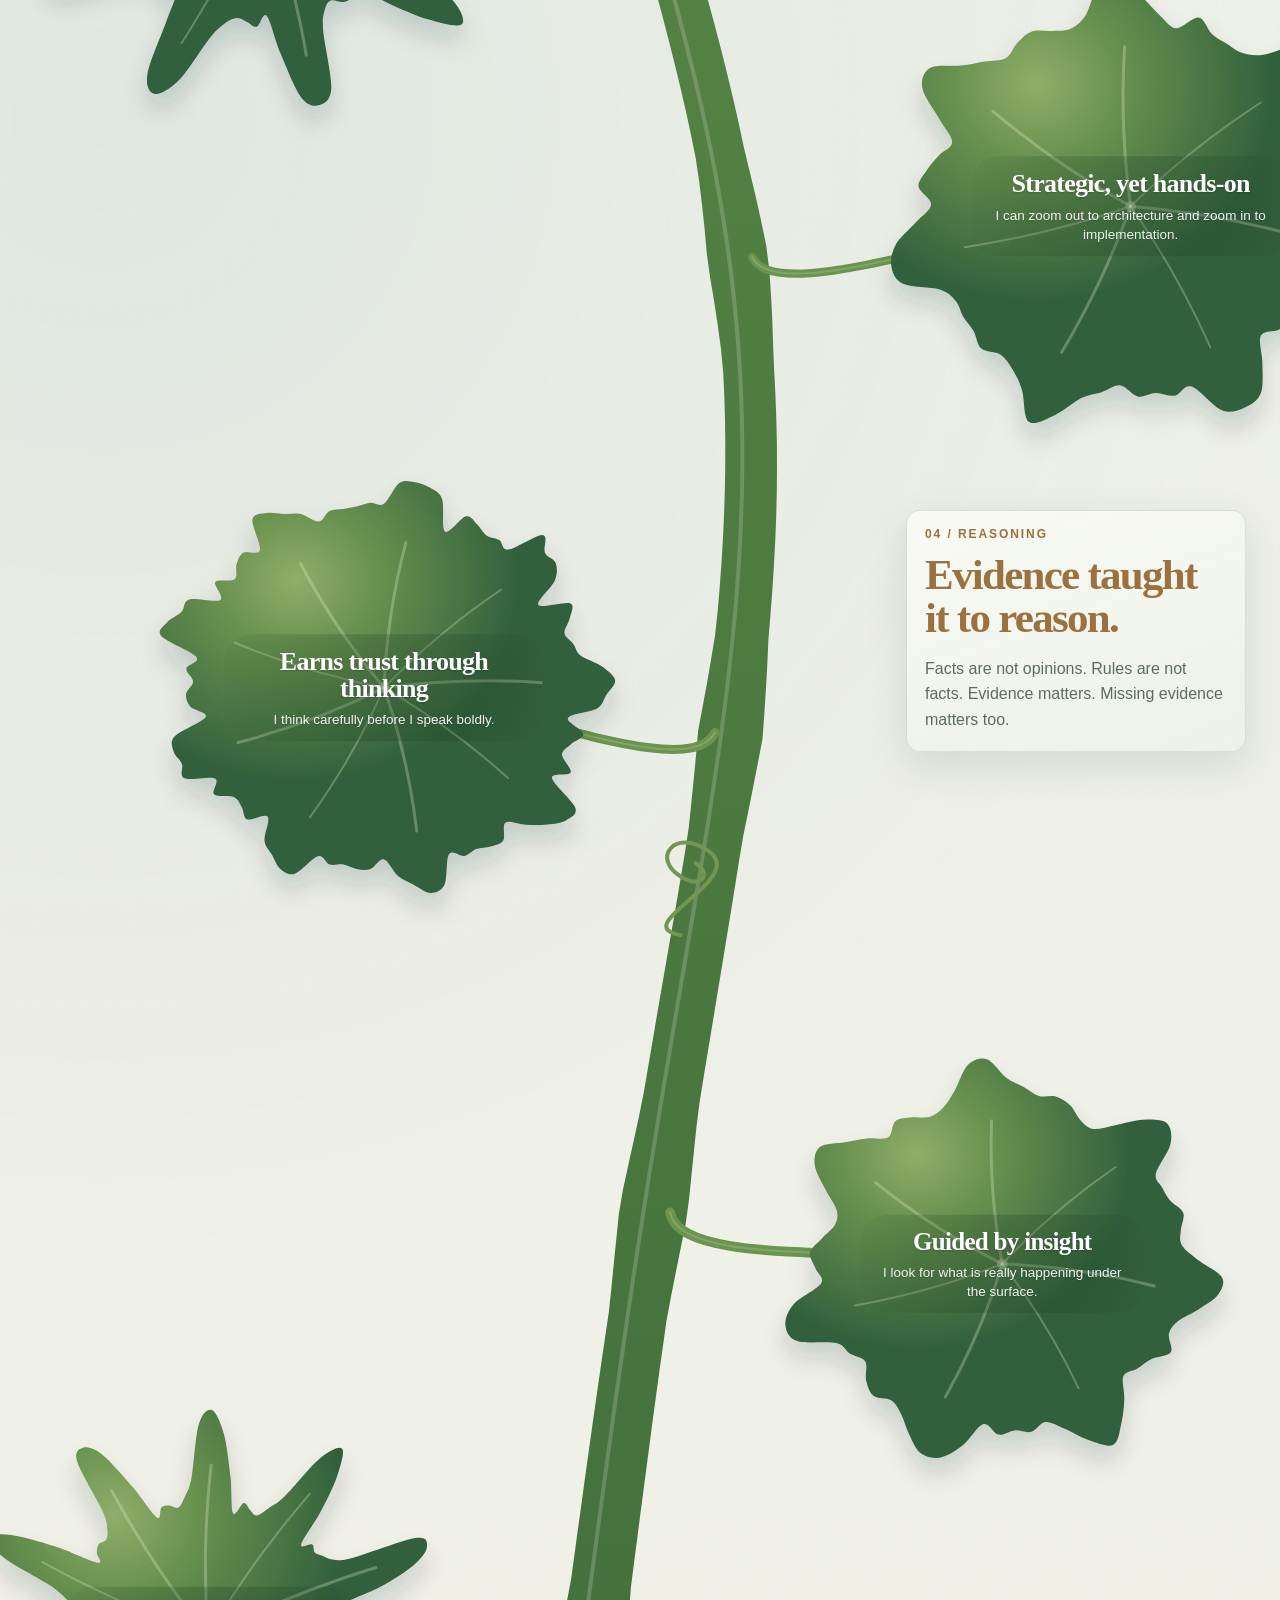
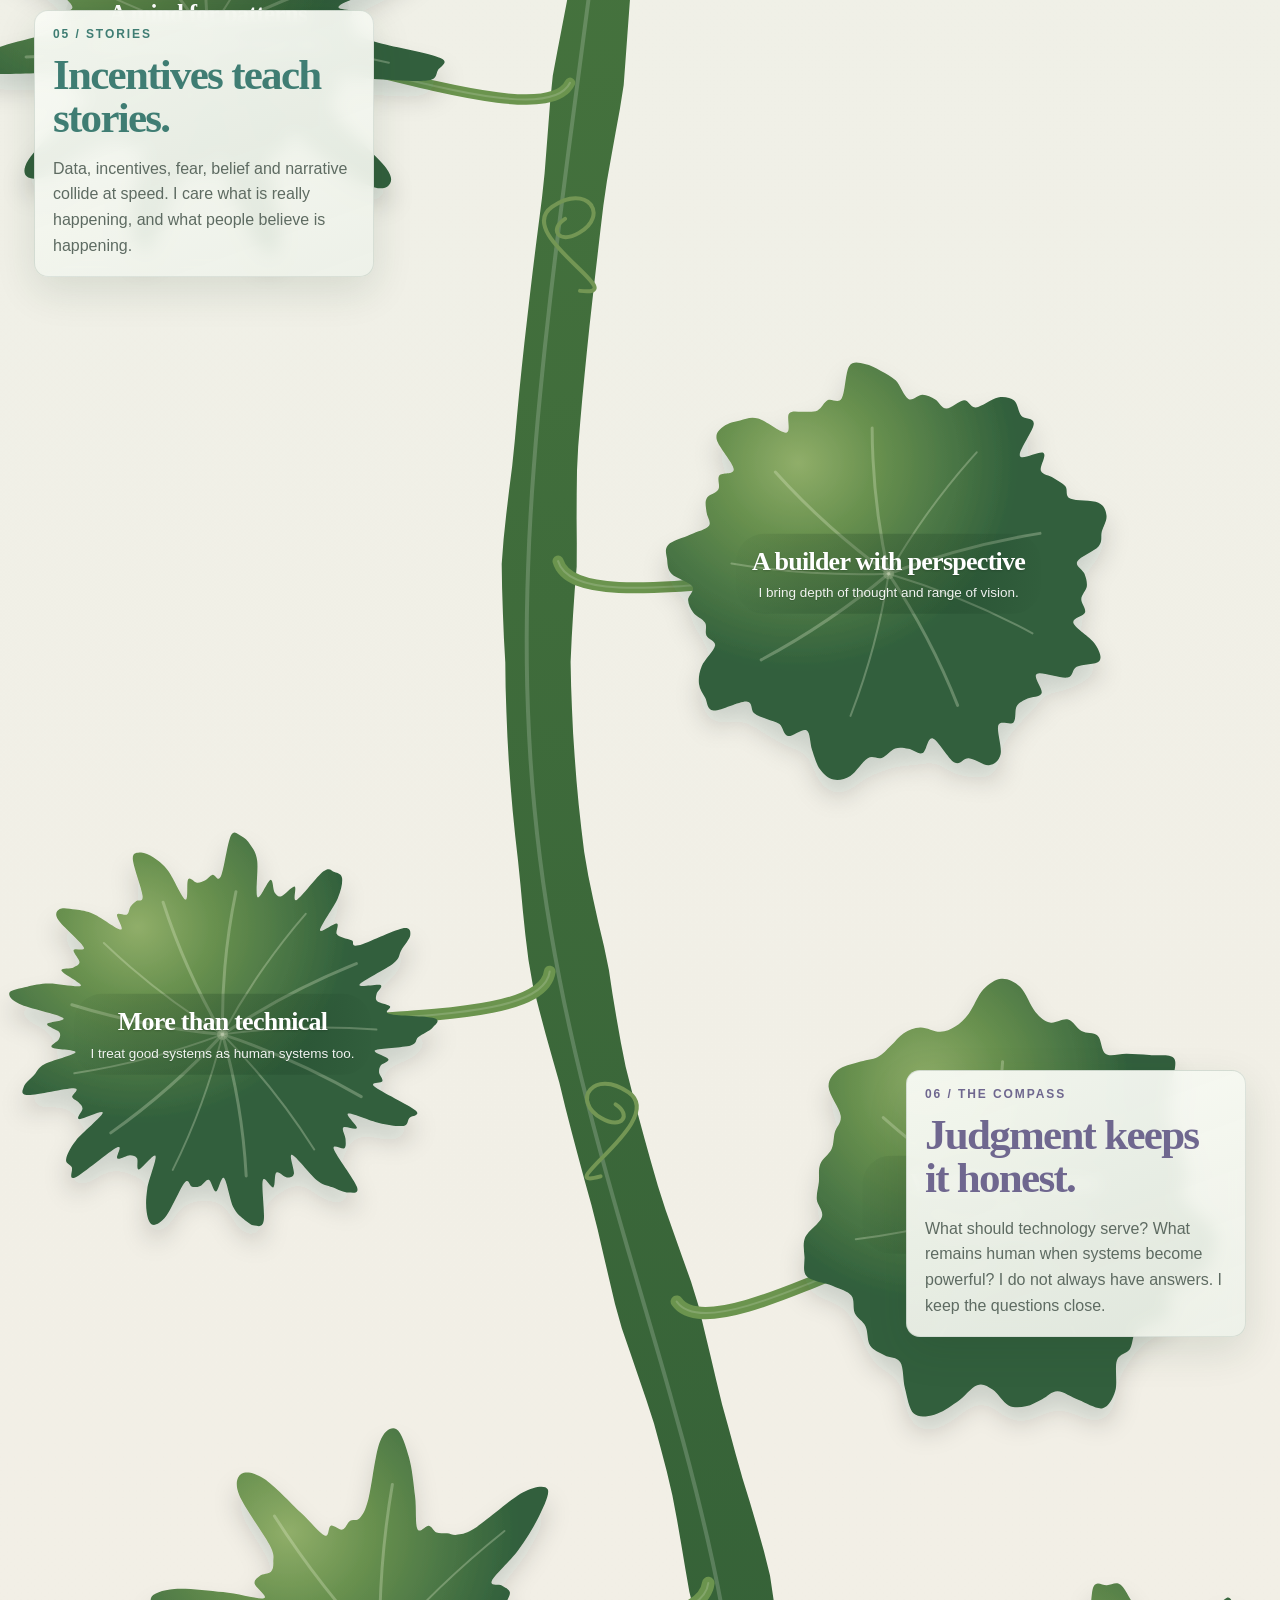
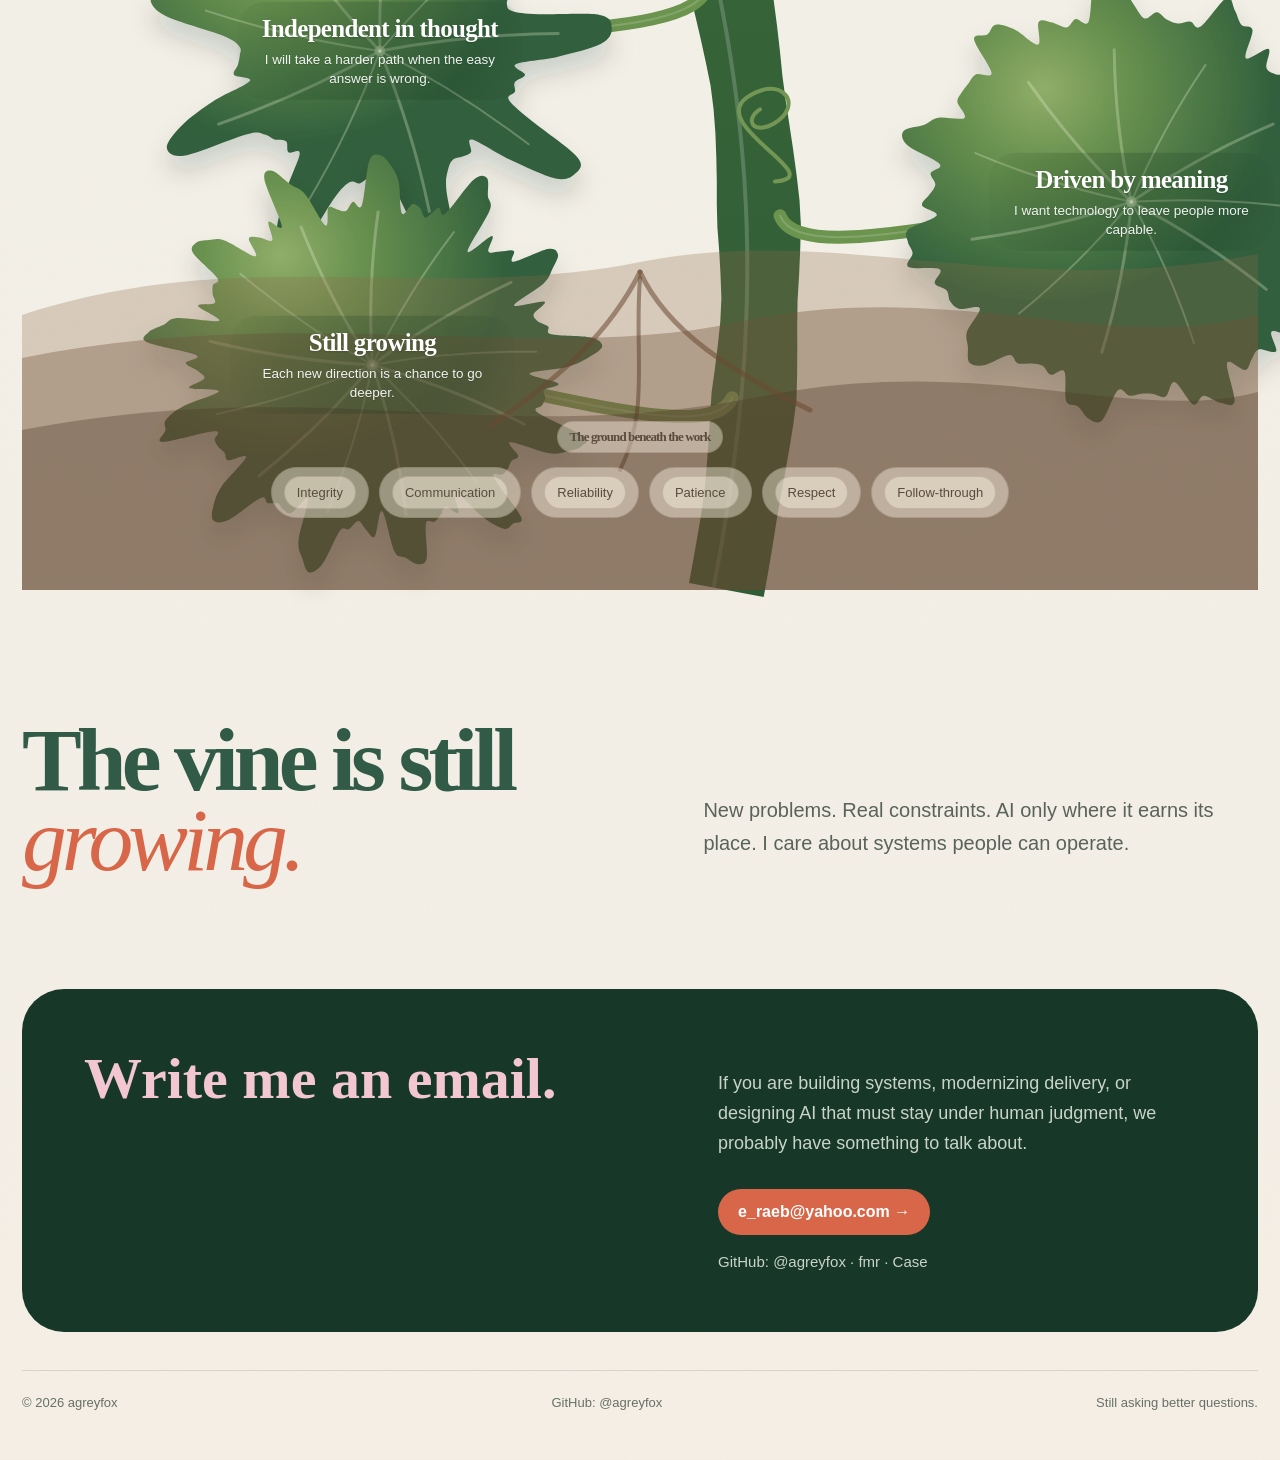
<file: backups/index.pre-above-leaves.20260711.html>
<!doctype html>
<html lang="en">
<head>
<meta charset="utf-8">
<meta name="viewport" content="width=device-width,initial-scale=1">
<title>agreyfox - The Restless Vine</title>
<meta name="description" content="agreyfox：IT 顾问与全栈开发者。二十余年系统交付；做仍须人来判断的 AI 方案。">
<meta property="og:title" content="agreyfox - The Restless Vine">
<meta property="og:description" content="AI systems for work that still requires human judgment.">
<meta property="og:type" content="website">
<meta name="twitter:card" content="summary">
<meta name="theme-color" content="#edf1e8">
<link rel="preconnect" href="https://fonts.bunny.net" crossorigin>
<link href="https://fonts.bunny.net/css?family=noto-sans-sc:400,500,600,700|noto-serif-sc:500,600,700&display=swap" rel="stylesheet">
<style>
:root{
  --paper:#edf1e8;
  --paper-warm:#f5f0e7;
  --ink:#173828;
  --muted:#68746b;
  --coral:#d86749;
  --blue:#426f95;
  --plum:#8c5578;
  --bronze:#9b713f;
  --teal:#3f7d73;
  --violet:#6f678f;
  --stem:#38683f;
  --stem-light:#719653;
  --shadow:rgba(26,58,40,.18);
}
*{box-sizing:border-box}
html{scroll-behavior:smooth}
body{
  margin:0;color:var(--ink);overflow-x:hidden;
  background:
    radial-gradient(circle at 82% 4%,rgba(216,103,73,.11),transparent 19%),
    radial-gradient(circle at 8% 52%,rgba(66,111,149,.08),transparent 24%),
    linear-gradient(180deg,#eef2e9 0%,#edf1e8 48%,#f4eee5 100%);
  font-family:Inter,-apple-system,BlinkMacSystemFont,"Segoe UI",sans-serif;
}
body:before{
  content:"";position:fixed;inset:0;z-index:100;pointer-events:none;opacity:.08;
  background-image:url("data:image/svg+xml,%3Csvg xmlns='http://www.w3.org/2000/svg' width='160' height='160'%3E%3Cfilter id='n'%3E%3CfeTurbulence type='fractalNoise' baseFrequency='.9' numOctaves='2' stitchTiles='stitch'/%3E%3C/filter%3E%3Crect width='100%25' height='100%25' filter='url(%23n)' opacity='.15'/%3E%3C/svg%3E");
}
a{text-decoration:none;color:inherit}
html[lang="en"] .zh{display:none!important}
html[lang="zh-Hans"] .en{display:none!important}
.lang-toggle{display:inline-flex;border:1px solid rgba(23,56,40,.16);border-radius:999px;overflow:hidden;vertical-align:middle}
.lang-toggle button{border:0;background:transparent;padding:8px 11px;font:700 12px/1 system-ui,sans-serif;color:#68746b;cursor:pointer}
.lang-toggle button[aria-pressed="true"]{background:#173828;color:#fff}

.wrap{width:min(1260px,calc(100% - 44px));margin:auto}
nav{
  position:fixed;inset:0 0 auto;z-index:80;background:rgba(237,241,232,.72);
  backdrop-filter:blur(15px);border-bottom:1px solid rgba(23,56,40,.10)
}
.navin{height:72px;display:flex;align-items:center;justify-content:space-between}
.brand{font:700 20px/1 Georgia,serif}
.navlinks{display:flex;gap:24px;align-items:center;font-size:13px}
.navlinks a:last-child{background:var(--coral);color:#fff;padding:10px 16px;border-radius:999px}

.hero{
  min-height:100vh;padding:118px 0 62px;
  display:grid;grid-template-columns:1.02fr .98fr;gap:56px;align-items:center
}
.kicker{font-size:12px;font-weight:800;letter-spacing:.18em;text-transform:uppercase;color:var(--coral)}
.hero h1{font:700 clamp(58px,7vw,114px)/.88 Georgia,serif;letter-spacing:-.055em;margin:20px 0 30px}
.hero h1 em{font-weight:400;color:var(--coral)}
.hero p{font-size:20px;line-height:1.64;color:#526057;max-width:700px}
.hero-actions{display:flex;gap:12px;margin-top:30px;flex-wrap:wrap}
.button{padding:14px 20px;border-radius:999px;font-weight:750;font-size:14px;background:var(--ink);color:#fff}
.button.ghost{background:transparent;border:1px solid rgba(66,111,149,.35);color:var(--blue)}
.handle-row{margin-top:18px;display:flex;gap:12px;flex-wrap:wrap}
.handle-pill{display:inline-flex;align-items:center;gap:8px;padding:9px 13px;border-radius:999px;background:rgba(23,56,40,.055);font-size:13px;color:#405047}

.hero-art{height:650px;position:relative}
.hero-art .sun{
  position:absolute;width:250px;height:250px;border-radius:50%;right:36px;top:28px;
  background:radial-gradient(circle at 35% 30%,#fff1ce,#f2c890 58%,#e5ad7f);opacity:.68
}
.hero-art svg{position:absolute;inset:0;width:100%;height:100%}
.hero-note{
  position:absolute;right:4px;bottom:44px;width:300px;padding:22px 24px;
  background:rgba(203,220,145,.94);border-radius:8px 8px 66px 8px;transform:rotate(2deg);
  box-shadow:0 22px 50px var(--shadow)
}
.hero-note b{display:block;font:700 28px/1.05 Georgia,serif;margin-bottom:10px}
.hero-note span{font-size:14px;color:#3e533f}

.identity-strip{
  border-top:1px solid rgba(23,56,40,.12);border-bottom:1px solid rgba(23,56,40,.12);
  padding:20px 0;background:rgba(255,255,255,.18)
}
.identity-grid{display:grid;grid-template-columns:1.2fr repeat(3,1fr);gap:18px;align-items:center}
.identity-grid strong{font-family:Georgia,serif;font-size:24px}
.identity-grid span{font-size:13px;color:#566258}

.intro{text-align:center;max-width:860px;margin:0 auto;padding:95px 0 58px}
.intro h2{font:700 clamp(50px,6vw,92px)/.94 Georgia,serif;letter-spacing:-.05em;margin:0 0 24px;color:#315b46}
.intro p{font-size:20px;line-height:1.64;color:var(--muted)}

.story-stage{position:relative;min-height:7200px}
#plantSvg{position:absolute;inset:0;width:100%;height:100%;overflow:visible}

.flower-quote{
  /* Sit to the RIGHT of the pink flower — no overlap with bloom */
  position:absolute;
  left:calc(50% + min(210px, 22vw));
  right:auto;
  top:200px;
  transform:translateY(-50%);
  width:min(300px, 32vw);
  max-width:320px;
  text-align:left;
  z-index:26;
  pointer-events:none;
  box-sizing:border-box;
  padding:0 4px 0 8px;
}
.flower-quote .line{
  font:700 clamp(22px,2.4vw,34px)/1.2 Georgia,serif;
  letter-spacing:-.04em;color:#214233;
  text-shadow:0 2px 14px rgba(255,255,255,.88)
}
.flower-quote .line em{font-weight:400;color:#b94c71}
.flower-quote .sub{
  margin:10px 0 0;font-size:13.5px;color:#59675f;line-height:1.45;
  max-width:100%;text-shadow:0 1px 10px rgba(255,255,255,.9)
}
.soil-labels{
  position:absolute;left:50%;bottom:72px;transform:translateX(-50%);z-index:28;
  width:min(840px,calc(100% - 40px));text-align:center;color:#4c453c;
}
.soil-labels h3{
  margin:0 0 14px;font:700 30px/1.05 Georgia,serif;letter-spacing:-.03em;color:#4a3b2b;
}
.soil-labels .soil-words{display:flex;justify-content:center;gap:10px;flex-wrap:wrap}
.soil-labels span{
  display:inline-block;padding:8px 12px;border-radius:999px;
  background:rgba(255,248,230,.42);border:1px solid rgba(88,65,42,.18);
  font-size:13px;color:#594c3d;
}

.story-copy{
  position:absolute;width:min(340px,34vw);z-index:40;--chapter-color:var(--coral);
  /* Keep chapter text above green leaves (leaf-content z=25) */
  background:linear-gradient(160deg,rgba(248,250,244,.96),rgba(237,241,232,.93));
  border:1px solid rgba(23,56,40,.12);
  border-radius:14px;
  padding:16px 18px 18px;
  box-shadow:0 14px 40px rgba(24,54,37,.12);
  backdrop-filter:blur(8px);
  -webkit-backdrop-filter:blur(8px);
  box-sizing:border-box;
}
.story-copy.left{left:12px;right:auto}
.story-copy.right{right:12px;left:auto}
.story-copy .n{font-size:12px;font-weight:800;letter-spacing:.16em;color:var(--chapter-color)}
.story-copy h3{
  font:700 43px/1.01 Georgia,serif;letter-spacing:-.04em;margin:12px 0 16px;
  color:var(--chapter-color)
}
.story-copy p{font-size:16px;line-height:1.6;color:#5e6b62;margin:0}
.story-copy.seed{--chapter-color:var(--coral)}
.story-copy.structure{--chapter-color:var(--blue)}
.story-copy.leverage{--chapter-color:var(--plum)}
.story-copy.reasoning{--chapter-color:var(--bronze)}
.story-copy.stories{--chapter-color:var(--teal)}
.story-copy.compass{--chapter-color:var(--violet)}

.leaf-content{
  position:absolute;z-index:22;transform:translate(-50%,-50%);pointer-events:none;
  display:flex;align-items:center;justify-content:center;text-align:center
}
.leaf-content .panel{
  padding:14px 16px 12px;max-width:100%;
  background:radial-gradient(circle at 50% 40%,rgba(16,49,27,.24),rgba(16,49,27,.17) 56%,rgba(16,49,27,.10) 76%,transparent 100%);
  border-radius:28px
}
.leaf-content h3{margin:0 0 8px;font:700 24px/1.05 Georgia,serif;letter-spacing:-.028em;color:#fff;text-shadow:0 1px 2px rgba(0,0,0,.18)}
.leaf-content p{margin:0;font-size:13.5px;line-height:1.42;color:rgba(255,255,255,.93);text-shadow:0 1px 1px rgba(0,0,0,.14)}
.leaf-content.small{width:220px}.leaf-content.small h3{font-size:21px}
.leaf-content.mid{width:250px}
.leaf-content.wide{width:285px}.leaf-content.wide h3{font-size:25px}
.leaf-content.xwide{width:320px}.leaf-content.xwide h3{font-size:26px}

.grasshopper{
  position:fixed;z-index:60;width:94px;height:68px;left:0;top:0;pointer-events:none;
  transform-origin:50% 72%;filter:drop-shadow(0 8px 7px rgba(23,56,35,.24))
}
.grasshopper svg{width:100%;height:100%;overflow:visible}
.jump-note{
  position:fixed;z-index:59;pointer-events:none;font-family:"Comic Sans MS","Bradley Hand",cursive;
  color:#406d44;font-size:14px;max-width:220px;opacity:0;transition:opacity .22s ease
}

.closing{padding:130px 0 50px;display:grid;grid-template-columns:1.06fr .94fr;gap:56px;align-items:end}
.closing h2{font:700 clamp(60px,7vw,108px)/.89 Georgia,serif;letter-spacing:-.055em;margin:0;color:#315b46}
.closing h2 em{font-weight:400;color:var(--coral)}
.closing p{font-size:20px;line-height:1.64;color:#59635a}
.contact{
  margin:60px 0 0;background:#173828;color:white;border-radius:42px;padding:62px;
  display:grid;grid-template-columns:1.1fr .9fr;gap:50px
}
.contact h3{font:700 58px/.95 Georgia,serif;margin:0;color:#f2c6d2}
.contact p{font-size:18px;line-height:1.65;color:#c9d3ca}
.contact a.mail{display:inline-block;margin-top:12px;padding:14px 20px;border-radius:999px;background:var(--coral);font-weight:750}
.github-line{margin-top:18px;color:#c9d3ca;font-size:15px}
footer{padding:38px 0 50px;font-size:13px;color:#677067}
.footer{border-top:1px solid rgba(24,54,37,.14);padding-top:24px;display:flex;justify-content:space-between;gap:12px;flex-wrap:wrap}

@media(max-width:950px){
  .hero{grid-template-columns:1fr}.hero-art{height:560px}
  .navlinks a:not(:last-child){display:none}
  .identity-grid{grid-template-columns:1fr 1fr}
  .story-copy{width:min(250px,38vw)}.story-copy.left{left:8px}.story-copy.right{right:8px}.story-copy h3{font-size:32px}
  .leaf-content{transform:translate(-50%,-50%) scale(.84)}
  .flower-quote{
    left:calc(50% + 150px);top:190px;width:min(260px,36vw);max-width:280px;
    transform:translateY(-50%);text-align:left
  }
  .closing,.contact{grid-template-columns:1fr}
}
@media(max-width:680px){
  .identity-grid{grid-template-columns:1fr}
  .story-copy{width:min(46%,280px)}.story-copy.left{left:6px}.story-copy.right{right:6px}.story-copy h3{font-size:26px}.story-copy p{font-size:14px}
  .leaf-content{transform:translate(-50%,-50%) scale(.70)}
  .flower-quote{
    left:50%;top:auto;bottom:auto;
    /* below flower on small screens — still not overlapping center */
    top:340px;transform:translateX(-50%);
    width:min(300px,86vw);max-width:320px;text-align:center;padding:0
  }
  .flower-quote .line{font-size:22px;line-height:1.3}
  .flower-quote .sub{font-size:12px;margin-top:8px}
  .contact{padding:34px}
}
@media(prefers-reduced-motion:reduce){
  html{scroll-behavior:auto}
  .grasshopper,.jump-note{display:none!important}
}

/* ========== Chinese typography (lang=zh-Hans) ========== */
html[lang="zh-Hans"]{
  --zh-sans: "Noto Sans SC", "PingFang SC", "Hiragino Sans GB", "Microsoft YaHei UI", "Microsoft YaHei", "Heiti SC", sans-serif;
  --zh-serif: "Noto Serif SC", "Songti SC", "STSong", "SimSun", serif;
}
html[lang="zh-Hans"] body{
  font-family: var(--zh-sans);
  font-size: 16.5px;
  line-height: 1.85;
  letter-spacing: 0.03em;
  word-break: break-word;
  overflow-wrap: anywhere;
  text-rendering: optimizeLegibility;
  -webkit-font-smoothing: antialiased;
}
/* Latin brand mark keeps slightly tighter */
html[lang="zh-Hans"] .brand{
  font-family: Georgia, "Noto Serif SC", serif;
  letter-spacing: -0.02em;
}
html[lang="zh-Hans"] .kicker{
  font-family: var(--zh-sans);
  letter-spacing: 0.2em;
  font-weight: 600;
  font-size: 12px;
}
html[lang="zh-Hans"] .hero h1{
  font-family: var(--zh-serif);
  font-weight: 600;
  letter-spacing: 0.06em;
  line-height: 1.32;
  font-size: clamp(36px, 5.6vw, 68px);
  max-width: 12em;
}
html[lang="zh-Hans"] .hero h1 em{
  font-style: normal;
  font-weight: 700;
  border-bottom: 3px solid rgba(216,103,73,.45);
  padding-bottom: 0.02em;
}
html[lang="zh-Hans"] .hero p{
  font-family: var(--zh-sans);
  font-size: 17px;
  line-height: 1.9;
  letter-spacing: 0.04em;
  max-width: 36em;
  color: #4a554e;
}
html[lang="zh-Hans"] .button,
html[lang="zh-Hans"] .handle-pill{
  font-family: var(--zh-sans);
  letter-spacing: 0.06em;
  font-weight: 600;
}
html[lang="zh-Hans"] .hero-note b{
  font-family: var(--zh-serif);
  font-weight: 600;
  letter-spacing: 0.08em;
  line-height: 1.35;
  font-size: 24px;
}
html[lang="zh-Hans"] .hero-note span{
  font-family: var(--zh-sans);
  line-height: 1.7;
  letter-spacing: 0.04em;
  font-size: 13.5px;
}
html[lang="zh-Hans"] .intro h2{
  font-family: var(--zh-serif);
  font-weight: 600;
  letter-spacing: 0.08em;
  line-height: 1.35;
  font-size: clamp(36px, 5vw, 64px);
}
html[lang="zh-Hans"] .intro p{
  font-family: var(--zh-sans);
  font-size: 17px;
  line-height: 1.9;
  letter-spacing: 0.05em;
  max-width: 32em;
  margin-left: auto;
  margin-right: auto;
}
html[lang="zh-Hans"] .story-copy{
  width: min(340px, 42vw);
}
html[lang="zh-Hans"] .story-copy .n{
  font-family: var(--zh-sans);
  letter-spacing: 0.14em;
  font-weight: 700;
}
html[lang="zh-Hans"] .story-copy h3{
  font-family: var(--zh-serif);
  font-weight: 600;
  letter-spacing: 0.06em;
  line-height: 1.35;
  font-size: clamp(26px, 3.2vw, 34px);
  margin: 10px 0 14px;
}
html[lang="zh-Hans"] .story-copy p{
  font-family: var(--zh-sans);
  font-size: 15px;
  line-height: 1.85;
  letter-spacing: 0.04em;
  color: #556159;
}
html[lang="zh-Hans"] .story-copy .proof{
  font-family: var(--zh-sans);
  font-size: 12.5px;
  line-height: 1.65;
  letter-spacing: 0.03em;
  margin-top: 10px;
  display: block;
}
html[lang="zh-Hans"] .flower-quote .line{
  font-family: var(--zh-serif);
  font-weight: 600;
  letter-spacing: 0.1em;
  line-height: 1.4;
  font-size: clamp(26px, 3vw, 40px);
}
html[lang="zh-Hans"] .flower-quote .sub{
  font-family: var(--zh-sans);
  letter-spacing: 0.06em;
  line-height: 1.75;
  font-size: 13.5px;
  max-width: 22em;
}
html[lang="zh-Hans"] .flower-quote{
  width:min(280px, 30vw);max-width:300px
}

html[lang="zh-Hans"] .soil-labels h3{
  font-family: var(--zh-serif);
  font-weight: 600;
  letter-spacing: 0.12em;
  line-height: 1.4;
  font-size: 26px;
}
html[lang="zh-Hans"] .soil-labels span{
  font-family: var(--zh-sans);
  letter-spacing: 0.1em;
  font-size: 13px;
  font-weight: 500;
}
/* leaf text on vine - critical for CJK readability */
html[lang="zh-Hans"] .leaf-content .panel{
  padding: 12px 14px 11px;
  max-width: 100%;
}
html[lang="zh-Hans"] .leaf-content h3{
  font-family: var(--zh-sans) !important;
  font-weight: 700 !important;
  letter-spacing: 0.08em !important;
  line-height: 1.45 !important;
  font-size: 17px !important;
  margin: 0 0 6px !important;
  text-shadow: 0 1px 2px rgba(0,0,0,.22);
}
html[lang="zh-Hans"] .leaf-content p{
  font-family: var(--zh-sans) !important;
  font-weight: 500 !important;
  letter-spacing: 0.06em !important;
  line-height: 1.55 !important;
  font-size: 12.5px !important;
  text-shadow: 0 1px 1px rgba(0,0,0,.16);
}
html[lang="zh-Hans"] .leaf-content.small h3{font-size:16px !important}
html[lang="zh-Hans"] .leaf-content.mid h3{font-size:17px !important}
html[lang="zh-Hans"] .leaf-content.wide h3,
html[lang="zh-Hans"] .leaf-content.xwide h3{font-size:18px !important}
html[lang="zh-Hans"] .closing h2{
  font-family: var(--zh-serif);
  font-weight: 600;
  letter-spacing: 0.06em;
  line-height: 1.3;
  font-size: clamp(40px, 6vw, 72px);
}
html[lang="zh-Hans"] .closing p{
  font-family: var(--zh-sans);
  font-size: 17px;
  line-height: 1.9;
  letter-spacing: 0.04em;
}
html[lang="zh-Hans"] .contact h3{
  font-family: var(--zh-serif);
  font-weight: 600;
  letter-spacing: 0.08em;
  line-height: 1.25;
  font-size: clamp(36px, 5vw, 52px);
}
html[lang="zh-Hans"] .contact p,
html[lang="zh-Hans"] .contact .github-line,
html[lang="zh-Hans"] .contact .mail{
  font-family: var(--zh-sans);
  letter-spacing: 0.04em;
  line-height: 1.8;
}
html[lang="zh-Hans"] .contact p{font-size:16px}
html[lang="zh-Hans"] footer,
html[lang="zh-Hans"] .navlinks a,
html[lang="zh-Hans"] .lang-toggle button{
  font-family: var(--zh-sans);
  letter-spacing: 0.06em;
}
html[lang="zh-Hans"] .identity-grid strong{
  font-family: var(--zh-serif);
  letter-spacing: 0.04em;
}
html[lang="zh-Hans"] .identity-grid span{
  font-family: var(--zh-sans);
  letter-spacing: 0.04em;
  line-height: 1.55;
}
html[lang="zh-Hans"] .work-card h3{
  font-family: var(--zh-sans);
  letter-spacing: 0.04em;
}
html[lang="zh-Hans"] .work-card p,
html[lang="zh-Hans"] .work-card .go,
html[lang="zh-Hans"] .work-card .meta{
  font-family: var(--zh-sans);
  letter-spacing: 0.04em;
  line-height: 1.75;
}
html[lang="zh-Hans"] .linear-path h3{
  font-family: var(--zh-serif);
  letter-spacing: 0.06em;
  line-height: 1.4;
}
html[lang="zh-Hans"] .linear-path p{
  font-family: var(--zh-sans);
  letter-spacing: 0.04em;
  line-height: 1.8;
}
/* hop notes: readable Chinese */
html[lang="zh-Hans"] .jump-note{
  font-family: var(--zh-sans) !important;
  letter-spacing: 0.04em;
  line-height: 1.5;
  font-size: 13px;
}
@media(max-width:680px){
  html[lang="zh-Hans"] .hero h1{font-size:clamp(32px,9vw,44px); line-height:1.35}
  html[lang="zh-Hans"] .story-copy{width:min(300px,42vw)}
  html[lang="zh-Hans"] .story-copy h3{font-size:22px}
  html[lang="zh-Hans"] .story-copy p{font-size:13.5px; line-height:1.75}
  html[lang="zh-Hans"] .leaf-content h3{font-size:15px !important}
  html[lang="zh-Hans"] .leaf-content p{font-size:11.5px !important; line-height:1.5 !important}
}

</style>
</head>
<body>
<nav>
  <div class="wrap navin">
    <div class="brand">agreyfox</div>
    <div class="navlinks">
      <a href="#story"><span class="en">Story</span><span class="zh">故事</span></a>
      <a href="#ideas"><span class="en">Ideas</span><span class="zh">方法</span></a>
      <a href="#contact"><span class="en">Contact</span><span class="zh">联系</span></a>
      <a href="case.html"><span class="en">Case</span><span class="zh">案例</span></a>
      <a href="https://github.com/agreyfox" target="_blank" rel="noreferrer">GitHub</a>
      <a href="mailto:e_raeb@yahoo.com"><span class="en">Email</span><span class="zh">邮件</span></a>
      <span class="lang-toggle" role="group" aria-label="Language">
        <button type="button" id="langEn" aria-pressed="true">EN</button>
        <button type="button" id="langZh" aria-pressed="false">中文</button>
      </span>
    </div>
  </div>
</nav>

<div class="wrap">
  <section class="hero">
    <div>
      <div class="kicker"><span class="en">IT · Full-stack · AI systems</span><span class="zh">IT 咨询 · 全栈开发 · AI</span></div>
      <h1><span class="en">AI for work that still requires <em>judgment.</em></span><span class="zh">在仍要<em>人拍板</em>的地方，用好 AI。</span></h1>
      <p><span class="en"><strong>IT advisor and full-stack builder.</strong> Twenty-plus years shipping information systems. I pair engineering discipline with AI that stays under human review.</span><span class="zh"><strong>我是 IT 顾问，也做全栈开发。</strong>做系统交付二十多年，现在把工程经验和 AI 结合起来：让机器提速，关键决定仍由人来做。</span></p>
      <div class="hero-actions">
        <a class="button" data-hop data-joke="first leaf, then another question." data-hop-y=".05" href="#story"><span class="en">Follow the vine</span><span class="zh">顺着往下看</span></a>
        <a class="button ghost" data-hop data-joke="email is still a surprisingly good protocol." data-hop-y=".05" href="mailto:e_raeb@yahoo.com"><span class="en">Email</span><span class="zh">发邮件</span></a>
      </div>
      <div class="handle-row">
        <span class="handle-pill" data-hop data-joke="yes, the fox is grey." data-hop-y=".05">GitHub: <strong>@agreyfox</strong></span>
        <span class="handle-pill" data-hop data-joke="direct line." data-hop-y=".05">Email: <strong>e_raeb@yahoo.com</strong></span>
      </div>
    </div>

    <div class="hero-art">
      <div class="sun"></div>
      <svg viewBox="0 0 620 650" aria-hidden="true">
        <defs>
          <linearGradient id="heroStem" x1="0" y1="1" x2="0" y2="0">
            <stop offset="0" stop-color="#315d36"/>
            <stop offset=".58" stop-color="#567f45"/>
            <stop offset="1" stop-color="#789d59"/>
          </linearGradient>
          <radialGradient id="avocadoSkin" cx="32%" cy="24%">
            <stop offset="0" stop-color="#88aa62"/>
            <stop offset=".42" stop-color="#587d43"/>
            <stop offset="1" stop-color="#31583a"/>
          </radialGradient>
          <radialGradient id="avocadoFlesh" cx="38%" cy="28%">
            <stop offset="0" stop-color="#edf3b6"/>
            <stop offset=".7" stop-color="#c8dc7f"/>
            <stop offset="1" stop-color="#a7c565"/>
          </radialGradient>
          <filter id="heroShadow" x="-40%" y="-40%" width="180%" height="180%">
            <feDropShadow dx="0" dy="14" stdDeviation="12" flood-color="#183625" flood-opacity=".18"/>
          </filter>
        </defs>

        <path d="M352 618 C345 555 367 507 344 442 C322 379 349 322 338 255 C328 193 350 134 338 62"
              fill="none" stroke="url(#heroStem)" stroke-width="18" stroke-linecap="round"/>

        <path d="M345 475 C296 457 247 423 201 375" fill="none" stroke="#6d9550" stroke-width="10" stroke-linecap="round"/>
        <path d="M338 352 C285 337 238 301 194 252" fill="none" stroke="#75a05a" stroke-width="8" stroke-linecap="round"/>
        <path d="M341 226 C301 209 271 180 244 145" fill="none" stroke="#80a861" stroke-width="7" stroke-linecap="round"/>

        <path d="M344 410 C394 385 439 350 477 306" fill="none" stroke="#6d9550" stroke-width="9" stroke-linecap="round"/>
        <path d="M339 286 C391 264 431 226 462 182" fill="none" stroke="#78a15b" stroke-width="7" stroke-linecap="round"/>
        <path d="M472 303 C500 273 537 274 552 304 C529 325 495 329 472 303Z" fill="#6e974f" filter="url(#heroShadow)"/>
        <path d="M458 180 C485 148 522 148 539 177 C517 201 481 205 458 180Z" fill="#83aa61" filter="url(#heroShadow)"/>
        <path d="M474 304 L536 303" stroke="rgba(240,248,219,.30)" stroke-width="2"/>
        <path d="M460 180 L523 177" stroke="rgba(240,248,219,.30)" stroke-width="2"/>

        <g transform="translate(184 397) rotate(-12)" filter="url(#heroShadow)">
          <path d="M0 -68 C45 -45 59 3 43 47 C30 82 -31 82 -45 48 C-62 6 -45 -46 0 -68Z" fill="url(#avocadoSkin)"/>
          <path d="M0 -50 C34 -31 44 5 32 39 C22 64 -22 64 -33 40 C-46 8 -34 -32 0 -50Z" fill="url(#avocadoFlesh)"/>
          <circle cx="0" cy="22" r="20" fill="#9b7449"/>
          <text x="0" y="-18" text-anchor="middle" font-family="Georgia,serif" font-size="14" font-weight="700" fill="#274331">Ask better</text>
          <text x="0" y="-2" text-anchor="middle" font-family="Georgia,serif" font-size="14" font-weight="700" fill="#274331">questions</text>
        </g>

        <g transform="translate(177 273) rotate(10)" filter="url(#heroShadow)">
          <path d="M0 -62 C42 -41 55 2 40 43 C27 76 -28 77 -42 44 C-58 5 -42 -42 0 -62Z" fill="url(#avocadoSkin)"/>
          <path d="M0 -46 C31 -29 42 4 30 35 C20 59 -20 60 -31 37 C-43 6 -31 -30 0 -46Z" fill="url(#avocadoFlesh)"/>
          <circle cx="0" cy="18" r="18" fill="#9b7449"/>
          <text x="0" y="-14" text-anchor="middle" font-family="Georgia,serif" font-size="13" font-weight="700" fill="#274331">See the</text>
          <text x="0" y="1" text-anchor="middle" font-family="Georgia,serif" font-size="13" font-weight="700" fill="#274331">pattern</text>
        </g>

        <g transform="translate(229 155) rotate(-9)" filter="url(#heroShadow)">
          <path d="M0 -57 C38 -38 50 0 37 38 C25 68 -25 69 -38 40 C-52 4 -38 -39 0 -57Z" fill="url(#avocadoSkin)"/>
          <path d="M0 -42 C29 -27 38 3 28 31 C18 52 -18 53 -29 33 C-40 5 -29 -27 0 -42Z" fill="url(#avocadoFlesh)"/>
          <circle cx="0" cy="17" r="16" fill="#9b7449"/>
          <text x="0" y="-11" text-anchor="middle" font-family="Georgia,serif" font-size="12" font-weight="700" fill="#274331">Keep judgment</text>
          <text x="0" y="3" text-anchor="middle" font-family="Georgia,serif" font-size="12" font-weight="700" fill="#274331">human</text>
        </g>

        <path d="M338 63 C329 30 358 18 372 39 C383 57 360 72 348 56 C339 44 350 35 357 43"
              fill="none" stroke="#789d59" stroke-width="6" stroke-linecap="round"/>
      </svg>
      <div class="hero-note" data-hop data-joke="ship, then refine." data-hop-y=".03">
        <b><span class="en">Still shipping.</span><span class="zh">还在交付。</span></b>
        <span class="en">Consulting, systems, and AI that earns its place in real workflows.</span><span class="zh">做咨询、建系统，也做能进业务的 AI。</span>
      </div>
    </div>
  </section>
</div>

<section class="identity-strip">
  <div class="wrap identity-grid">
    <strong data-hop data-joke="still easier to spell than a product roadmap." data-hop-y=".05">agreyfox</strong>
    <span data-hop data-joke="AI, but with adult supervision." data-hop-y=".05">AI systems · human judgment</span>
    <span data-hop data-joke="relations keep escaping tables." data-hop-y=".05">Graph thinking · agent workflows</span>
    <span data-hop data-joke="github.com/agreyfox" data-hop-y=".05">@agreyfox · open to new directions</span>
  </div>
</section>

<div class="wrap">
  <section class="intro" id="story" data-hop data-joke="the story is longer than the README." data-hop-y=".08">
    <div class="kicker"><span class="en">The story grows downward</span><span class="zh">往深处看</span></div>
    <h2><span class="en">The flower is visible.<br>The growth happened below.</span><span class="zh">看得见的是花，<br>长起来靠的是根。</span></h2>
    <p><span class="en">Curiosity starts the work. Engineering makes it reliable. AI multiplies it only where judgment still sits with people.</span><span class="zh">先问清楚问题，再用工程把它做稳；只有在仍须人来拍板的地方，才引入 AI。</span></p>
  </section>

  <section class="story-stage" id="ideas">
    <svg id="plantSvg" aria-hidden="true"></svg>

    <div class="flower-quote" data-hop data-joke="wisdom, now available in flower format." data-hop-y=".02">
      <div class="line"><span class="en">Grown from curiosity.<br><em>Shared as judgment.</em></span><span class="zh">长自好奇，<br><em>成于判断。</em></span></div>
      <div class="sub"><span class="en">IT, full-stack, and AI under human review.</span><span class="zh">IT、全栈开发，以及始终由人把关的 AI。</span></div>
    </div>

    <div class="story-copy left seed" style="top:780px" data-hop data-joke="question first. confidence later." data-hop-y=".04">
      <div class="n">01 / THE SEED</div>
      <h3><span class="en">Curiosity became the seed.</span><span class="zh">好奇是那颗种子。</span></h3>
      <p><span class="en">I keep asking why systems behave the way they do, why people decide the way they do, and why complicated things still fail at simple human needs.</span><span class="zh">我会追问：系统为什么这样跑，人为什么这样决定，复杂方案又为什么总在最简单的需求上翻车。</span></p>
    </div>
    <div class="story-copy right structure" style="top:1620px" data-hop data-joke="structure: the polite name for controlled obsession." data-hop-y=".04">
      <div class="n">02 / STRUCTURE</div>
      <h3><span class="en">Engineering gave it structure.</span><span class="zh">用工程搭好结构。</span></h3>
      <p><span class="en">Boundaries, flows, failure modes, feedback, and one practical question: does it actually work?</span><span class="zh">边界、流程、故障与反馈，最后只问一句：上线了，它还能不能用？</span></p>
    </div>
    <div class="story-copy left leverage" style="top:2780px" data-hop data-joke="leverage is nice. brakes are also nice." data-hop-y=".04">
      <div class="n">03 / LEVERAGE</div>
      <h3><span class="en">AI gave it leverage.</span><span class="zh">把 AI 当杠杆用。</span></h3>
      <p><span class="en">AI can search, compare, calculate, remember and challenge. My interest is not replacing the person. It is giving the person better ammunition.</span><span class="zh">AI 能检索、对比、计算、记忆，也能提出质疑。我要的不是取代人，而是让人手里有更好的工具。</span></p>
    </div>
    <div class="story-copy right reasoning" style="top:3920px" data-hop data-joke="objection noted. evidence requested." data-hop-y=".04">
      <div class="n">04 / REASONING</div>
      <h3><span class="en">Evidence taught it to reason.</span><span class="zh">用证据来想清楚。</span></h3>
      <p><span class="en">Facts are not opinions. Rules are not facts. Evidence matters. Missing evidence matters too.</span><span class="zh">事实不是观点，规则也不是事实。有证据很重要，没有证据同样说明问题。</span></p>
    </div>
    <div class="story-copy left stories" style="top:5020px" data-hop data-joke="the chart moved. everyone wrote a story." data-hop-y=".04">
      <div class="n">05 / STORIES</div>
      <h3><span class="en">Incentives teach stories.</span><span class="zh">激励会改写故事。</span></h3>
      <p><span class="en">Data, incentives, fear, belief and narrative collide at speed. I care what is really happening, and what people believe is happening.</span><span class="zh">数据、利益、情绪和说法常常缠在一起。我既看实际发生了什么，也看人们以为发生了什么。</span></p>
    </div>
    <div class="story-copy right compass" style="top:6080px" data-hop data-joke="existential detour. back in five minutes." data-hop-y=".04">
      <div class="n">06 / THE COMPASS</div>
      <h3><span class="en">Judgment keeps it honest.</span><span class="zh">靠判断保持诚实。</span></h3>
      <p><span class="en">What should technology serve? What remains human when systems become powerful? I do not always have answers. I keep the questions close.</span><span class="zh">技术为谁服务？系统越强，哪些事仍必须留给人？答案未必现成，但这些问题我会一直带着。</span></p>
    </div>

    <article class="leaf-content xwide" data-id="curious" data-hop data-joke="curiosity takes the scenic route" data-hop-y=".04"><div class="panel"><h3><span class="en">Curious by nature</span><span class="zh">保持好奇</span></h3><p><span class="en">I start with questions most people walk past.</span><span class="zh">从别人懒得问的问题问起。</span></p></div></article>
    <article class="leaf-content xwide" data-id="systems" data-hop data-joke="systems are where consequences hide" data-hop-y=".04"><div class="panel"><h3><span class="en">Thinks in systems</span><span class="zh">用系统看问题</span></h3><p><span class="en">I look for relationships, structure, flow, and consequence.</span><span class="zh">看关系、结构、流向，以及后果。</span></p></div></article>
    <article class="leaf-content xwide" data-id="judgmentTrait" data-hop data-joke="the final call still belongs to people" data-hop-y=".04"><div class="panel"><h3><span class="en">Human judgment matters</span><span class="zh">判断权在人</span></h3><p><span class="en">I build with AI without surrendering the final call.</span><span class="zh">用 AI 提速，最终决定仍自己做。</span></p></div></article>
    <article class="leaf-content xwide" data-id="clarityTrait" data-hop data-joke="untangle first, automate second" data-hop-y=".04"><div class="panel"><h3><span class="en">Turns chaos into clarity</span><span class="zh">把复杂说清楚</span></h3><p><span class="en">I like giving shape to tangled problems.</span><span class="zh">喜欢把缠成一团的问题理出形状。</span></p></div></article>
    <article class="leaf-content xwide" data-id="bridges" data-hop data-joke="another bridge? yes, probably useful" data-hop-y=".04"><div class="panel"><h3><span class="en">Bridges domains</span><span class="zh">跨界做事</span></h3><p><span class="en">I move between technology, delivery, and real-world constraints.</span><span class="zh">在技术、交付和现实限制之间来回切换。</span></p></div></article>
    <article class="leaf-content xwide" data-id="handsOn" data-hop data-joke="architecture is nicer when it can run" data-hop-y=".04"><div class="panel"><h3><span class="en">Strategic, yet hands-on</span><span class="zh">能定方向，也能动手</span></h3><p><span class="en">I can zoom out to architecture and zoom in to implementation.</span><span class="zh">既能看架构全貌，也能落到代码与细节。</span></p></div></article>
    <article class="leaf-content xwide" data-id="trust" data-hop data-joke="thinking carefully is underrated" data-hop-y=".04"><div class="panel"><h3><span class="en">Earns trust through thinking</span><span class="zh">靠想清楚赢得信任</span></h3><p><span class="en">I think carefully before I speak boldly.</span><span class="zh">先想明白，再把话说到位。</span></p></div></article>
    <article class="leaf-content wide" data-id="insight" data-hop data-joke="surface explanations are usually late" data-hop-y=".04"><div class="panel"><h3><span class="en">Guided by insight</span><span class="zh">看穿表象</span></h3><p><span class="en">I look for what is really happening under the surface.</span><span class="zh">去找表面之下真正在发生的事。</span></p></div></article>
    <article class="leaf-content wide" data-id="patterns" data-hop data-joke="patterns keep leaving fingerprints" data-hop-y=".04"><div class="panel"><h3><span class="en">A mind for patterns</span><span class="zh">善于抓规律</span></h3><p><span class="en">I notice connections other people often miss.</span><span class="zh">容易看见别人漏掉的关联。</span></p></div></article>
    <article class="leaf-content xwide" data-id="perspective" data-hop data-joke="zoom out, then tighten the bolts" data-hop-y=".04"><div class="panel"><h3><span class="en">A builder with perspective</span><span class="zh">有视野的建设者</span></h3><p><span class="en">I bring depth of thought and range of vision.</span><span class="zh">把想得深和看得远带进每一次交付。</span></p></div></article>
    <article class="leaf-content xwide" data-id="humanSystems" data-hop data-joke="the humans are not edge cases" data-hop-y=".04"><div class="panel"><h3><span class="en">More than technical</span><span class="zh">不止是技术</span></h3><p><span class="en">I treat good systems as human systems too.</span><span class="zh">系统好不好，也取决于人怎么用。</span></p></div></article>
    <article class="leaf-content wide" data-id="wisdomTrait" data-hop data-joke="hype detected. tea recommended." data-hop-y=".04"><div class="panel"><h3><span class="en">Wisdom over noise</span><span class="zh">宁可有见识，不要凑热闹</span></h3><p><span class="en">I value perspective more than performance theater.</span><span class="zh">要有自己的视角，不要只会表演。</span></p></div></article>
    <article class="leaf-content wide" data-id="independent" data-hop data-joke="easy answers make him suspicious" data-hop-y=".04"><div class="panel"><h3><span class="en">Independent in thought</span><span class="zh">独立判断</span></h3><p><span class="en">I will take a harder path when the easy answer is wrong.</span><span class="zh">捷径不对时，宁可走更难、更对的路。</span></p></div></article>
    <article class="leaf-content wide" data-id="meaning" data-hop data-joke="useful is a higher compliment than flashy" data-hop-y=".04"><div class="panel"><h3><span class="en">Driven by meaning</span><span class="zh">在乎是否值得</span></h3><p><span class="en">I want technology to leave people more capable.</span><span class="zh">希望技术真能帮人把事做成。</span></p></div></article>
    <article class="leaf-content wide" data-id="growing" data-hop data-joke="still growing. inconveniently alive." data-hop-y=".04"><div class="panel"><h3><span class="en">Still growing</span><span class="zh">还在长</span></h3><p><span class="en">Each new direction is a chance to go deeper.</span><span class="zh">每个新方向，都是再想深一层的机会。</span></p></div></article>
    <div class="soil-labels" data-hop data-joke="roots first. fireworks later." data-hop-y=".08">
      <h3><span class="en">The ground beneath the work</span><span class="zh">工作的根基</span></h3>
      <div class="soil-words">
        <span><span class="en">Integrity</span><span class="zh">正直</span></span>
        <span><span class="en">Communication</span><span class="zh">沟通</span></span>
        <span><span class="en">Reliability</span><span class="zh">可靠</span></span>
        <span><span class="en">Patience</span><span class="zh">耐心</span></span>
        <span><span class="en">Respect</span><span class="zh">尊重</span></span>
        <span><span class="en">Follow-through</span><span class="zh">说到做到</span></span>
      </div>
    </div>
  </section>

  <section class="closing" data-hop data-joke="the vine refuses to call this a final release." data-hop-y=".03">
    <h2><span class="en">The vine is still <em>growing.</em></span><span class="zh">藤蔓还在<em>长。</em></span></h2>
    <p><span class="en">New problems. Real constraints. AI only where it earns its place. I care about systems people can operate.</span><span class="zh">面对新问题与真实约束；只有 AI 真能帮上忙时才用它。我关心的是，人接得住、维护得了的系统。</span></p>
  </section>

  <section class="contact" id="contact" data-hop data-joke="yes, humans may still contact humans directly." data-hop-y=".04">
    <h3><span class="en">Write me an email.</span><span class="zh">欢迎来信。</span></h3>
    <div>
      <p><span class="en">If you are building systems, modernizing delivery, or designing AI that must stay under human judgment, we probably have something to talk about.</span><span class="zh">如果你在做系统建设、交付改造，或需要「人来做最终判断」的 AI 方案，欢迎联系我。</span></p>
      <a class="mail" href="mailto:e_raeb@yahoo.com">e_raeb@yahoo.com →</a>
      <div class="github-line">GitHub: <a href="https://github.com/agreyfox" target="_blank" rel="noreferrer">@agreyfox</a>
        · <a href="https://agreyfox.github.io/fmr/">fmr</a>
        · <a href="case.html"><span class="en">Case</span><span class="zh">案例</span></a></div>
    </div>
  </section>
</div>

<div class="grasshopper" id="grasshopper" aria-hidden="true">
  <svg viewBox="0 0 132 90">
    <g>
      <path d="M56 48 C49 66,34 76,18 79" fill="none" stroke="#1f4f2d" stroke-width="5" stroke-linecap="round"/>
      <path d="M64 52 C58 74,52 83,40 87" fill="none" stroke="#1f4f2d" stroke-width="5" stroke-linecap="round"/>
      <path d="M77 50 C94 68,107 77,122 80" fill="none" stroke="#1f4f2d" stroke-width="5" stroke-linecap="round"/>
      <path d="M82 43 C103 26,116 15,126 11" fill="none" stroke="#1f4f2d" stroke-width="5" stroke-linecap="round"/>
      <ellipse cx="73" cy="38" rx="30" ry="17" fill="#6f9f4f" stroke="#1f4f2d" stroke-width="3"/>
      <ellipse cx="47" cy="35" rx="15" ry="13" fill="#8ab45f" stroke="#1f4f2d" stroke-width="3"/>
      <ellipse cx="88" cy="37" rx="14" ry="9" fill="#93bb67" opacity=".8"/>
      <circle cx="43" cy="31" r="7.5" fill="#f5fff2" stroke="#1f4f2d" stroke-width="2"/>
      <circle cx="44.5" cy="31" r="2.4" fill="#173822" id="eyeLid"/>
      <circle cx="39" cy="39" r="2.5" fill="#f1a9ba" opacity=".8"/>
      <path d="M38 25 C27 14,19 8,10 3" fill="none" stroke="#1f4f2d" stroke-width="4" stroke-linecap="round" id="antA"/>
      <path d="M47 23 C48 13,51 6,57 1" fill="none" stroke="#1f4f2d" stroke-width="4" stroke-linecap="round" id="antB"/>
      <path d="M50 42 C59 48,66 51,84 54" fill="none" stroke="#315f3e" stroke-width="4" stroke-linecap="round"/>
      <path d="M37 37 C39 41,43 43,47 42" fill="none" stroke="#173822" stroke-width="2" stroke-linecap="round"/>
    </g>
  </svg>
</div>
<div class="jump-note" id="jumpNote"></div>

<footer>
  <div class="wrap footer">
    <span>© <span id="year">2026</span> agreyfox</span>
    <span>GitHub: <a href="https://github.com/agreyfox" target="_blank" rel="noreferrer">@agreyfox</a></span>
    <span class="en">Still asking better questions.</span>
    <span class="zh">继续追问更好的问题。</span>
  </div>
</footer>

<script>
(() => {
  "use strict";
  const NS="http://www.w3.org/2000/svg";
  const stage=document.querySelector(".story-stage");
  const svg=document.getElementById("plantSvg");
  const hopper=document.getElementById("grasshopper");
  const note=document.getElementById("jumpNote");
  const antA=document.getElementById("antA");
  const antB=document.getElementById("antB");
  const eye=document.getElementById("eyeLid");
  const reduced=window.matchMedia("(prefers-reduced-motion: reduce)").matches;

  const leaves=[
    {id:"curious",t:.13,side:1,type:"castor",r:235,lobes:9,rot:-3},
    {id:"systems",t:.21,side:-1,type:"chrysanthemum",r:230,lobes:13,rot:4},
    {id:"judgmentTrait",t:.29,side:1,type:"castor",r:225,lobes:11,rot:2},
    {id:"clarityTrait",t:.35,side:-1,type:"palmate",r:215,lobes:7,rot:-7},
    {id:"bridges",t:.41,side:1,type:"castor",r:235,lobes:9,rot:6},
    {id:"handsOn",t:.48,side:-1,type:"broad",r:245,lobes:7,rot:-2},
    {id:"trust",t:.55,side:1,type:"serrated",r:225,lobes:9,rot:8},
    {id:"insight",t:.62,side:-1,type:"broad",r:220,lobes:7,rot:-4},
    {id:"patterns",t:.69,side:1,type:"castor",r:235,lobes:11,rot:1},
    {id:"perspective",t:.76,side:-1,type:"serrated",r:225,lobes:9,rot:-6},
    {id:"humanSystems",t:.82,side:1,type:"chrysanthemum",r:220,lobes:13,rot:5},
    {id:"wisdomTrait",t:.87,side:-1,type:"soft",r:220,lobes:7,rot:-1},
    {id:"independent",t:.91,side:1,type:"castor",r:230,lobes:9,rot:4},
    {id:"meaning",t:.945,side:-1,type:"serrated",r:235,lobes:11,rot:-6},
    {id:"growing",t:.972,side:1,type:"chrysanthemum",r:235,lobes:13,rot:2}
  ];

  const clamp=(v,a,b)=>Math.max(a,Math.min(b,v));
  const lerp=(a,b,t)=>a+(b-a)*t;
  const random=(a,b)=>a+Math.random()*(b-a);
  const TOP=410;

  function centerline(t,w,h){
    const y=TOP+t*(h-TOP);
    const x=w*.5+Math.sin(t*Math.PI*4.6+.2)*w*.084+Math.sin(t*Math.PI*8.7+1.15)*w*.016;
    return {x,y};
  }
  function tangent(t,w,h){
    const e=.0005;
    const a=centerline(clamp(t-e,0,1),w,h),b=centerline(clamp(t+e,0,1),w,h);
    const dx=b.x-a.x,dy=b.y-a.y,l=Math.hypot(dx,dy)||1;
    return {x:dx/l,y:dy/l};
  }
  function normal(t,w,h){const q=tangent(t,w,h);return{x:-q.y,y:q.x}}
  function vineHalfWidth(t){return 8+30*Math.pow(t,.77)}
  function pathFromPoints(points,close=false){
    if(!points.length)return"";
    let d=`M ${points[0].x.toFixed(1)} ${points[0].y.toFixed(1)}`;
    for(let i=1;i<points.length;i++)d+=` L ${points[i].x.toFixed(1)} ${points[i].y.toFixed(1)}`;
    return d+(close?" Z":"");
  }
  function catmullRomClosed(points){
    if(points.length<3)return pathFromPoints(points,true);
    let d="";
    for(let i=0;i<points.length;i++){
      const p0=points[(i-1+points.length)%points.length],p1=points[i],p2=points[(i+1)%points.length],p3=points[(i+2)%points.length];
      if(i===0)d=`M ${p1.x.toFixed(1)} ${p1.y.toFixed(1)}`;
      const c1={x:p1.x+(p2.x-p0.x)/6,y:p1.y+(p2.y-p0.y)/6};
      const c2={x:p2.x-(p3.x-p1.x)/6,y:p2.y-(p3.y-p1.y)/6};
      d+=` C ${c1.x.toFixed(1)} ${c1.y.toFixed(1)}, ${c2.x.toFixed(1)} ${c2.y.toFixed(1)}, ${p2.x.toFixed(1)} ${p2.y.toFixed(1)}`;
    }
    return d+" Z";
  }
  function seeded(seed){let s=seed>>>0;return()=>((s=Math.imul(1664525,s)+1013904223>>>0)/4294967296)}
  function leafShape(cfg,center){
    const rnd=seeded([...cfg.id].reduce((a,c)=>a+c.charCodeAt(0),0));
    const pts=[],lobes=cfg.lobes,steps=lobes*10,base=cfg.r,phase=-Math.PI/2+cfg.rot*Math.PI/180;
    for(let i=0;i<steps;i++){
      const a=phase+i/steps*Math.PI*2,major=Math.cos(lobes*(a-phase)),minor=Math.cos(lobes*2*(a-phase)+.9);
      let radius=base;
      if(cfg.type==="castor")radius*=.58+.42*Math.max(0,major)+.05*Math.abs(minor);
      if(cfg.type==="palmate")radius*=.72+.26*Math.max(0,major)+.04*minor;
      if(cfg.type==="broad")radius*=.83+.16*Math.max(0,major)+.025*minor;
      if(cfg.type==="serrated")radius*=.82+.13*Math.max(0,major)+.08*Math.abs(minor);
      if(cfg.type==="chrysanthemum")radius*=.68+.22*Math.max(0,major)+.10*Math.abs(minor);
      if(cfg.type==="soft")radius*=.84+.12*Math.max(0,major)+.018*minor;
      radius*=.96+rnd()*.07;
      const squash=cfg.type==="soft"?1.05:.93;
      pts.push({x:center.x+Math.cos(a)*radius,y:center.y+Math.sin(a)*radius*squash});
    }
    return pts;
  }
  function addPath(d,attrs={}){
    const p=document.createElementNS(NS,"path");p.setAttribute("d",d);
    Object.entries(attrs).forEach(([k,v])=>p.setAttribute(k,v));svg.appendChild(p);return p
  }
  function addCircle(cx,cy,r,attrs={}){
    const c=document.createElementNS(NS,"circle");c.setAttribute("cx",cx);c.setAttribute("cy",cy);c.setAttribute("r",r);
    Object.entries(attrs).forEach(([k,v])=>c.setAttribute(k,v));svg.appendChild(c);return c
  }
  function addEllipse(cx,cy,rx,ry,attrs={}){
    const e=document.createElementNS(NS,"ellipse");e.setAttribute("cx",cx);e.setAttribute("cy",cy);e.setAttribute("rx",rx);e.setAttribute("ry",ry);
    Object.entries(attrs).forEach(([k,v])=>e.setAttribute(k,v));svg.appendChild(e);return e
  }

  function drawEpiphyllum(W,H){
    const c=centerline(0,W,H);
    const cx=c.x,cy=215;
    const flowerRadius=Math.min(W*.255,330);
    const scale=flowerRadius/300;
    const layers=[
      {count:18,rx:28*scale,ry:132*scale,radius:70*scale,fill:"#f9dce4",alpha:.92},
      {count:14,rx:34*scale,ry:112*scale,radius:47*scale,fill:"#f4b8ca",alpha:.94},
      {count:10,rx:40*scale,ry:92*scale,radius:25*scale,fill:"#ed91ad",alpha:.96}
    ];
    layers.forEach((layer,li)=>{
      for(let i=0;i<layer.count;i++){
        const a=(i/layer.count)*Math.PI*2+(li*.10);
        const px=cx+Math.cos(a)*layer.radius,py=cy+Math.sin(a)*layer.radius*.52;
        const rot=a*180/Math.PI+90;
        const petal=addEllipse(px,py,layer.rx,layer.ry,{
          fill:layer.fill,opacity:String(layer.alpha),transform:`rotate(${rot} ${px} ${py})`,filter:"url(#petalShadow)"
        });
        petal.setAttribute("stroke","rgba(255,255,255,.32)");
        petal.setAttribute("stroke-width","1");
      }
    });
    addCircle(cx,cy,44*scale,{fill:"#f8e9ad",stroke:"#d6b65b","stroke-width":"3"});
    for(let i=0;i<18;i++){
      const a=i/18*Math.PI*2;
      addCircle(cx+Math.cos(a)*29*scale,cy+Math.sin(a)*29*scale,3.8*scale,{fill:"#d0a84c"});
    }

    // The flower remains pure: mature expression at the tip of the vine.
    // The flower receptacle continues into the main vine.
    addPath(`M ${cx} ${cy+78*scale} C ${cx-4} ${cy+122*scale}, ${c.x+5} ${TOP-42}, ${c.x} ${TOP+18}`,{
      fill:"none",stroke:"#678d4c","stroke-width":String(13*scale),"stroke-linecap":"round"
    });
  }

  function drawSoil(W,H){
    const y=H-330;
    addPath(`M 0 ${y+55} C ${W*.18} ${y-18}, ${W*.33} ${y+44}, ${W*.50} ${y+2} C ${W*.66} ${y-38}, ${W*.80} ${y+42}, ${W} ${y-6} L ${W} ${H} L 0 ${H} Z`,
      {fill:"#8b6a4a",opacity:".28"});
    addPath(`M 0 ${y+98} C ${W*.22} ${y+42}, ${W*.42} ${y+105}, ${W*.58} ${y+62} C ${W*.75} ${y+16}, ${W*.88} ${y+96}, ${W} ${y+55} L ${W} ${H} L 0 ${H} Z`,
      {fill:"#6f5139",opacity:".36"});
    addPath(`M 0 ${y+170} C ${W*.25} ${y+112}, ${W*.38} ${y+190}, ${W*.60} ${y+136} C ${W*.78} ${y+92}, ${W*.9} ${y+165}, ${W} ${y+132} L ${W} ${H} L 0 ${H} Z`,
      {fill:"#4e3828",opacity:".34"});
    // simple roots entering ground
    const rootX=W*.5;
    addPath(`M ${rootX} ${y+12} C ${rootX-30} ${y+72}, ${rootX-80} ${y+118}, ${rootX-150} ${y+166}`,{fill:"none",stroke:"#6b4a32","stroke-width":"5","stroke-linecap":"round",opacity:".55"});
    addPath(`M ${rootX} ${y+12} C ${rootX+28} ${y+72}, ${rootX+92} ${y+112}, ${rootX+170} ${y+150}`,{fill:"none",stroke:"#6b4a32","stroke-width":"5","stroke-linecap":"round",opacity:".55"});
    addPath(`M ${rootX} ${y+18} C ${rootX-6} ${y+95}, ${rootX+10} ${y+150}, ${rootX-20} ${y+210}`,{fill:"none",stroke:"#5a3c29","stroke-width":"4","stroke-linecap":"round",opacity:".5"});
  }

  function buildPlant(){
    const W=stage.clientWidth,H=stage.clientHeight;
    svg.setAttribute("viewBox",`0 0 ${W} ${H}`);
    svg.innerHTML=`
      <defs>
        <linearGradient id="vineGrad" x1="0" y1="0" x2="0" y2="1">
          <stop offset="0" stop-color="#789b58"/><stop offset=".5" stop-color="#4f7d41"/><stop offset="1" stop-color="#315d36"/>
        </linearGradient>
        <radialGradient id="leafGrad" cx=".30" cy=".24">
          <stop offset="0" stop-color="#90ae69"/><stop offset=".35" stop-color="#69914f"/><stop offset="1" stop-color="#305f3c"/>
        </radialGradient>
        <filter id="leafShadow" x="-30%" y="-30%" width="160%" height="160%">
          <feDropShadow dx="0" dy="16" stdDeviation="12" flood-color="#183625" flood-opacity=".16"/>
        </filter>
        <filter id="petalShadow" x="-50%" y="-50%" width="200%" height="200%">
          <feDropShadow dx="0" dy="12" stdDeviation="12" flood-color="#7a5663" flood-opacity=".22"/>
        </filter>
      </defs>`;

    const left=[],right=[],samples=280;
    for(let i=0;i<=samples;i++){
      const t=i/samples,c=centerline(t,W,H),n=normal(t,W,H);
      let hw=vineHalfWidth(t);
      for(const leaf of leaves){const d=Math.abs(t-leaf.t);if(d<.015)hw+=5.5*(1-d/.015)}
      left.push({x:c.x+n.x*hw,y:c.y+n.y*hw});
      right.push({x:c.x-n.x*hw,y:c.y-n.y*hw});
    }
    addPath(pathFromPoints([...left,...right.reverse()],true),{fill:"url(#vineGrad)"});

    const shine=[];
    for(let i=0;i<=samples;i++){
      const t=i/samples,c=centerline(t,W,H),n=normal(t,W,H),hw=vineHalfWidth(t);
      shine.push({x:c.x+n.x*hw*.34,y:c.y+n.y*hw*.34});
    }
    addPath(pathFromPoints(shine),{fill:"none",stroke:"rgba(255,255,255,.18)","stroke-width":"4","stroke-linecap":"round"});

    drawEpiphyllum(W,H);

    leaves.forEach((leaf,index)=>{
      const c=centerline(leaf.t,W,H),tan=tangent(leaf.t,W,H),n=normal(leaf.t,W,H);
      const sideN={x:n.x*leaf.side,y:n.y*leaf.side};
      const dist=leaf.r*1.34+48+(index%3)*10;
      const center={x:c.x+sideN.x*dist,y:c.y+sideN.y*dist};
      leaf.center=center;

      const p0={x:c.x+sideN.x*vineHalfWidth(leaf.t)*.58,y:c.y+sideN.y*vineHalfWidth(leaf.t)*.58};
      const p1={x:p0.x+tan.x*54+sideN.x*18,y:p0.y+tan.y*54+sideN.y*18};
      const p2={x:center.x-sideN.x*(leaf.r*.58),y:center.y-sideN.y*(leaf.r*.58)};
      const petiole=`M ${p0.x} ${p0.y} C ${p1.x} ${p1.y}, ${p2.x} ${p2.y}, ${center.x} ${center.y}`;
      addPath(petiole,{fill:"none",stroke:"#6b944e","stroke-width":String(Math.max(5,10*(.35+leaf.t))),"stroke-linecap":"round"});
      addPath(petiole,{fill:"none",stroke:"rgba(255,255,255,.16)","stroke-width":"2","stroke-linecap":"round"});

      addPath(catmullRomClosed(leafShape(leaf,center)),{fill:"url(#leafGrad)",filter:"url(#leafShadow)"});
      const phase=-Math.PI/2+leaf.rot*Math.PI/180;
      for(let k=0;k<leaf.lobes;k++){
        const a=phase+k/leaf.lobes*Math.PI*2,len=leaf.r*(leaf.type==="castor"?.78:.70);
        const end={x:center.x+Math.cos(a)*len,y:center.y+Math.sin(a)*len*.93};
        addPath(`M ${center.x} ${center.y} Q ${(center.x+end.x)/2+Math.sin(a)*8} ${(center.y+end.y)/2-Math.cos(a)*8} ${end.x} ${end.y}`,
          {fill:"none",stroke:"rgba(236,245,214,.28)","stroke-width":k%2===0?"3":"2","stroke-linecap":"round"});
      }
      addCircle(center.x,center.y,5.5,{fill:"rgba(225,240,194,.30)"});
      const dom=document.querySelector(`[data-id="${leaf.id}"]`);
      dom.style.left=center.x+"px";dom.style.top=center.y+"px";
    });

    [.15,.29,.42,.58,.72,.85,.94].forEach((t,i)=>{
      const c=centerline(t,W,H),n=normal(t,W,H),s=i%2?1:-1;
      const x=c.x+n.x*s*18,y=c.y+n.y*s*18;
      const d=`M ${x} ${y}
               C ${x+n.x*s*56} ${y+n.y*s*56}, ${x+68*s} ${y-56}, ${x+28*s} ${y-84}
               C ${x-7*s} ${y-108}, ${x-30*s} ${y-76}, ${x+1*s} ${y-58}
               C ${x+22*s} ${y-46}, ${x+31*s} ${y-62}, ${x+15*s} ${y-72}`;
      addPath(d,{fill:"none",stroke:"#739654","stroke-width":"4","stroke-linecap":"round"});
    });

    drawSoil(W,H);
  }

  const hopTargets=[...document.querySelectorAll("[data-hop]")];
  const state={mode:"RESTING",target:null,lastJump:0,lastScroll:0,timer:null,dir:1};

  function visibilityRatio(el){
    const r=el.getBoundingClientRect(),vw=innerWidth,vh=innerHeight;
    const iw=Math.max(0,Math.min(r.right,vw)-Math.max(r.left,0));
    const ih=Math.max(0,Math.min(r.bottom,vh)-Math.max(r.top,0));
    return(iw*ih)/Math.max(1,r.width*r.height)
  }
  function anchorPoint(el){
    const r=el.getBoundingClientRect();
    const x=Number(el.dataset.hopX||.5),y=Number(el.dataset.hopY||.06);
    return{x:r.left+r.width*x,y:r.top+r.height*y}
  }
  function setHopper(p,dir=1,rot=0,sx=1,sy=1){
    hopper.style.left=p.x+"px";hopper.style.top=p.y+"px";
    hopper.style.transform=`translate(-50%,-62%) scaleX(${dir*sx}) scaleY(${sy}) rotate(${rot}deg)`
  }
  function showNote(text,p,dir){
    note.textContent=text||"hmm.";
    note.style.left=(p.x+(dir>0?54:-205))+"px";note.style.top=(p.y-62)+"px";note.style.opacity=.92
  }
  function hideNote(){note.style.opacity=0}
  function sleep(ms){return new Promise(r=>setTimeout(r,ms))}
  function animate(ms,fn){
    return new Promise(resolve=>{
      const s=performance.now();
      function tick(now){const t=clamp((now-s)/ms,0,1);fn(t);if(t<1)requestAnimationFrame(tick);else resolve()}
      requestAnimationFrame(tick)
    })
  }
  async function antennaTwitch(){
    antA.animate([{transform:"rotate(0deg)"},{transform:"rotate(-16deg)"},{transform:"rotate(8deg)"},{transform:"rotate(0deg)"}],{duration:260,transformOrigin:"38px 25px"});
    antB.animate([{transform:"rotate(0deg)"},{transform:"rotate(13deg)"},{transform:"rotate(-7deg)"},{transform:"rotate(0deg)"}],{duration:260,transformOrigin:"47px 23px"});
    await sleep(280)
  }
  async function blink(){
    eye.animate([{transform:"scaleY(1)"},{transform:"scaleY(.08)"},{transform:"scaleY(1)"}],{duration:170,transformOrigin:"44px 31px"});
    await sleep(190)
  }
  async function idlePersonality(){
    if(state.mode!=="RESTING"||!state.target)return;
    const p=anchorPoint(state.target),roll=Math.random();
    if(roll<.35)await blink();
    else if(roll<.70)await antennaTwitch();
    else await animate(320,t=>setHopper({x:p.x,y:p.y-Math.sin(Math.PI*t)*5},state.dir,Math.sin(t*Math.PI*2)*3,1,1))
  }
  function visibleCandidates(){
    return hopTargets.filter(el=>{
      if(el===state.target)return false;
      const r=el.getBoundingClientRect(),ratio=visibilityRatio(el);
      return ratio>.48&&r.bottom>70&&r.top<innerHeight-40
    })
  }
  function chooseTarget(){
    const current=state.target?anchorPoint(state.target):{x:innerWidth/2,y:innerHeight/2};
    const candidates=visibleCandidates();
    if(!candidates.length)return null;
    const scored=candidates.map(el=>{
      const p=anchorPoint(el);
      const otherSide=(p.x-innerWidth/2)*(current.x-innerWidth/2)<0?2.05:1;
      const distance=Math.hypot(p.x-current.x,p.y-current.y);
      const sweet=distance>180&&distance<950?1.7:1;
      return{el,score:otherSide*sweet*(.7+Math.random()*1.3)}
    });
    const total=scored.reduce((s,x)=>s+x.score,0);
    let pick=Math.random()*total;
    for(const item of scored){pick-=item.score;if(pick<=0)return item.el}
    return scored[scored.length-1].el
  }
  async function jump(target){
    if(state.mode!=="RESTING"||!target)return;
    state.mode="ANTICIPATING";
    const from=state.target?anchorPoint(state.target):{x:innerWidth*.5,y:innerHeight*.7};
    let to=anchorPoint(target);
    const dir=to.x>=from.x?1:-1;
    state.dir=dir;hideNote();

    const behavior=["normal","boing","hesitate","overshoot","sideways","loop"][Math.floor(Math.random()*6)];
    if(behavior==="hesitate"){
      showNote("...that one?",from,dir);await antennaTwitch();await sleep(380);
      await animate(170,t=>setHopper({x:from.x-dir*14*t,y:from.y},dir,-8*t,1,1));await sleep(160)
    }else{
      if(Math.random()<.45)await blink();
      await antennaTwitch();await sleep(random(160,420))
    }

    await animate(150,t=>{
      const s=Math.sin(Math.PI*t);
      setHopper(from,dir,0,1+.12*s,1-.22*s)
    });

    state.mode="JUMPING";
    const duration=behavior==="boing"?980:behavior==="loop"?1050:behavior==="sideways"?880:820;
    const apex=behavior==="boing"?225:behavior==="loop"?175:135;

    await animate(duration,t=>{
      to=anchorPoint(target);
      let u=t<.5?2*t*t:1-Math.pow(-2*t+2,2)/2;
      let extraX=0,extraY=0,rot=0;
      if(behavior==="overshoot")u=t<.82?1.10*(t/.82):1.10-.10*((t-.82)/.18);
      if(behavior==="sideways"){extraX=Math.sin(Math.PI*t*2)*80*dir;extraY=Math.sin(Math.PI*t*2.2)*22}
      if(behavior==="loop"){extraX=Math.sin(Math.PI*t*2)*95*dir;extraY=-Math.sin(Math.PI*t)*45;rot=Math.sin(Math.PI*t*2)*34}
      const x=lerp(from.x,to.x,u)+extraX;
      const y=lerp(from.y,to.y,u)-Math.sin(Math.PI*t)*apex+extraY;
      if(behavior!=="loop")rot=(Math.sin(Math.PI*t)*10+(u-.5)*10)*dir;
      setHopper({x,y},dir,rot,1-.07*Math.sin(Math.PI*t),1+.10*Math.sin(Math.PI*t))
    });

    state.mode="LANDING";to=anchorPoint(target);setHopper(to,dir,0,1,1);
    await animate(200,t=>{
      const s=Math.sin(Math.PI*t);
      setHopper(anchorPoint(target),dir,0,1+.08*s,1-.15*s)
    });

    showNote(behavior==="overshoot"?"overshot the requirement. classic.":(target.dataset.joke||"landed. mostly."),anchorPoint(target),dir);
    await sleep(random(650,1100));hideNote();

    state.target=target;state.lastJump=performance.now();state.mode="RESTING";scheduleNext()
  }
  function scheduleNext(){
    clearTimeout(state.timer);
    if(reduced||document.hidden)return;
    state.timer=setTimeout(async()=>{
      if(state.mode!=="RESTING"){scheduleNext();return}
      if(performance.now()-state.lastScroll<550){scheduleNext();return}
      if(Math.random()<.42){await idlePersonality();await sleep(random(450,1100))}
      const target=chooseTarget();
      if(target)jump(target);else scheduleNext()
    },random(1800,5400))
  }
  function stickToTarget(){
    if(state.mode==="RESTING"&&state.target){
      const p=anchorPoint(state.target);
      if(p.y>-120&&p.y<innerHeight+120)setHopper(p,state.dir,0,1,1)
    }
  }

  buildPlant();
  state.target=document.querySelector(".hero-note");
  state.dir=-1;
  setHopper(anchorPoint(state.target),state.dir,0,1,1);
  scheduleNext();

  let ticking=false;
  addEventListener("scroll",()=>{
    state.lastScroll=performance.now();
    if(!ticking){
      requestAnimationFrame(()=>{stickToTarget();ticking=false});
      ticking=true
    }
  },{passive:true});
  addEventListener("resize",()=>{buildPlant();stickToTarget()});
  document.addEventListener("visibilitychange",()=>{if(document.hidden)clearTimeout(state.timer);else scheduleNext()});
})();
</script>

<script>
(function(){
  var KEY="agreyfox-lang";
  function apply(lang){
    var zh = lang==="zh";
    document.documentElement.lang = zh ? "zh-Hans" : "en";
    var en=document.getElementById("langEn"), zhB=document.getElementById("langZh");
    if(en&&zhB){
      en.setAttribute("aria-pressed", zh?"false":"true");
      zhB.setAttribute("aria-pressed", zh?"true":"false");
    }
    try{localStorage.setItem(KEY, zh?"zh":"en");}catch(e){}
  }
  var s=null; try{s=localStorage.getItem(KEY);}catch(e){}
  apply(s==="zh"?"zh":"en");
  document.getElementById("langEn")&&document.getElementById("langEn").addEventListener("click",function(){apply("en");});
  document.getElementById("langZh")&&document.getElementById("langZh").addEventListener("click",function(){apply("zh");});
  var y=document.getElementById("year"); if(y) y.textContent=String(new Date().getFullYear());
})();
</script>

</body>
</html>
</file>
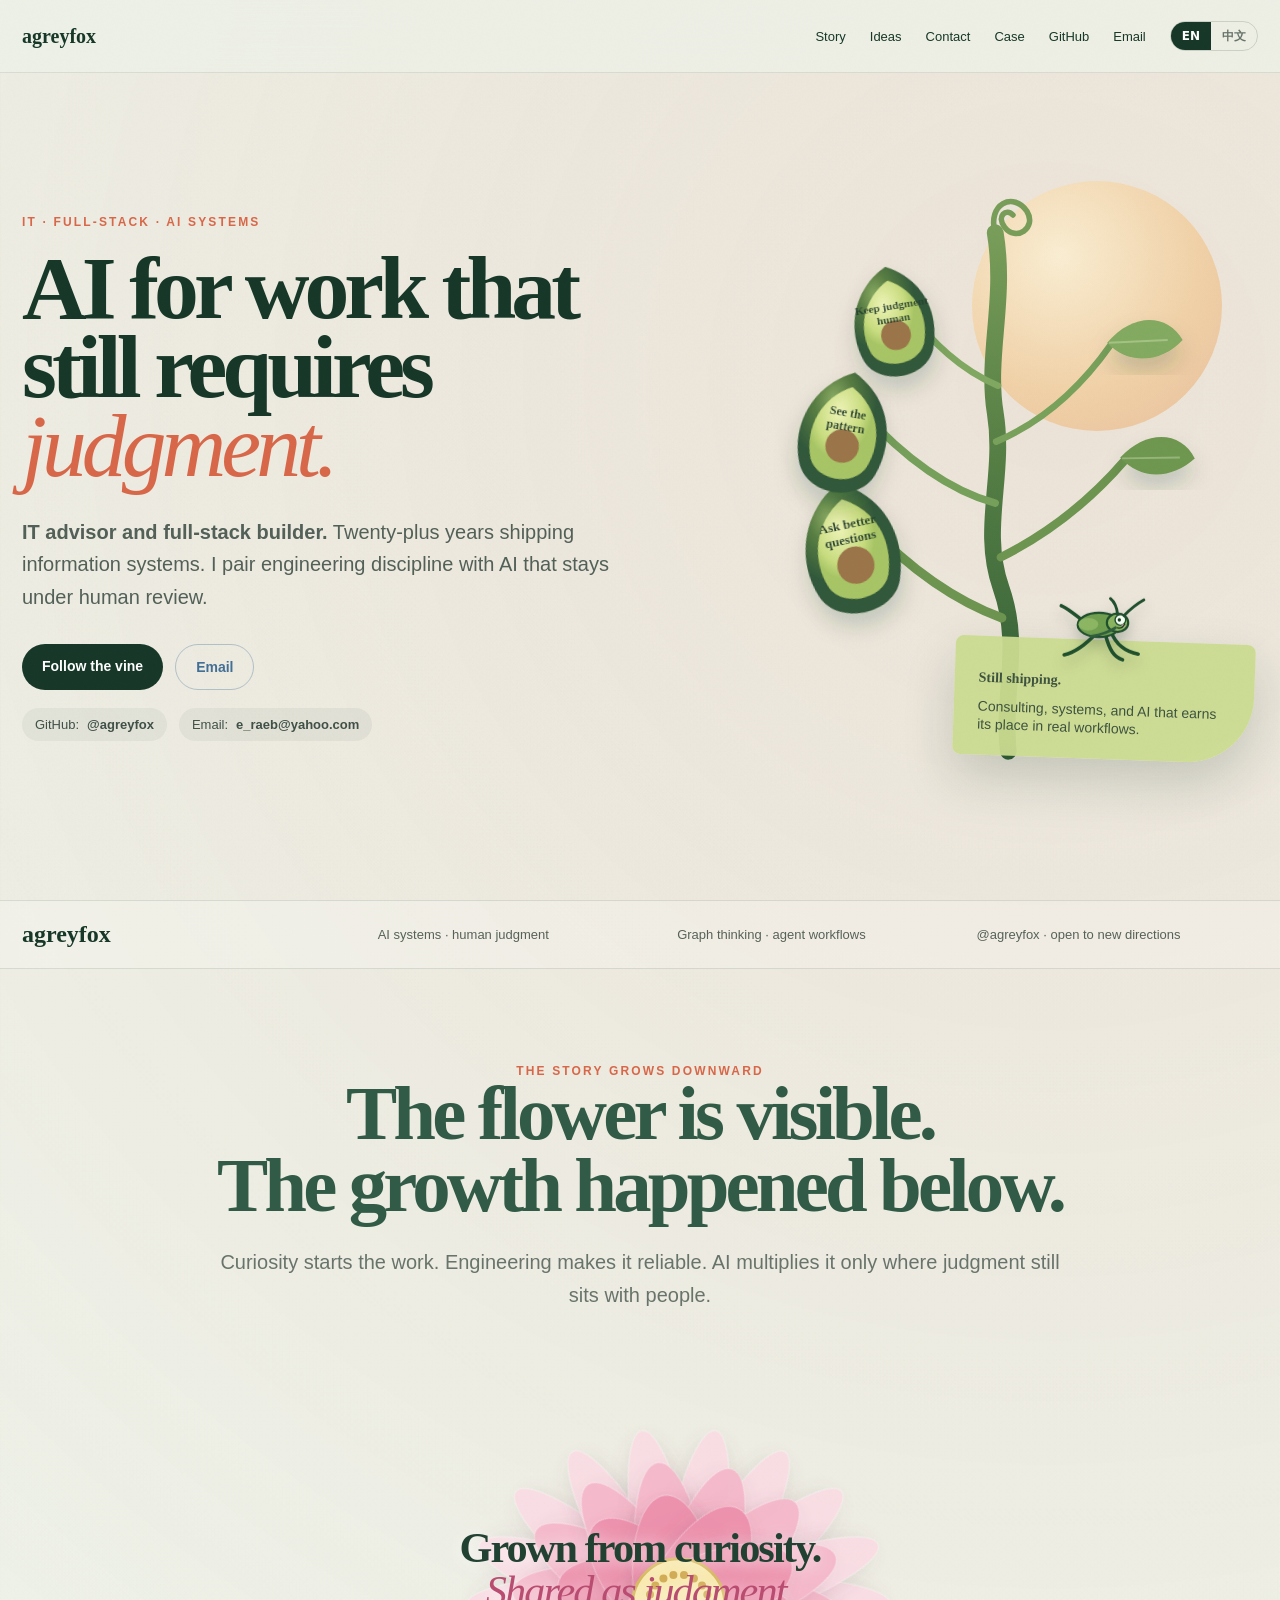
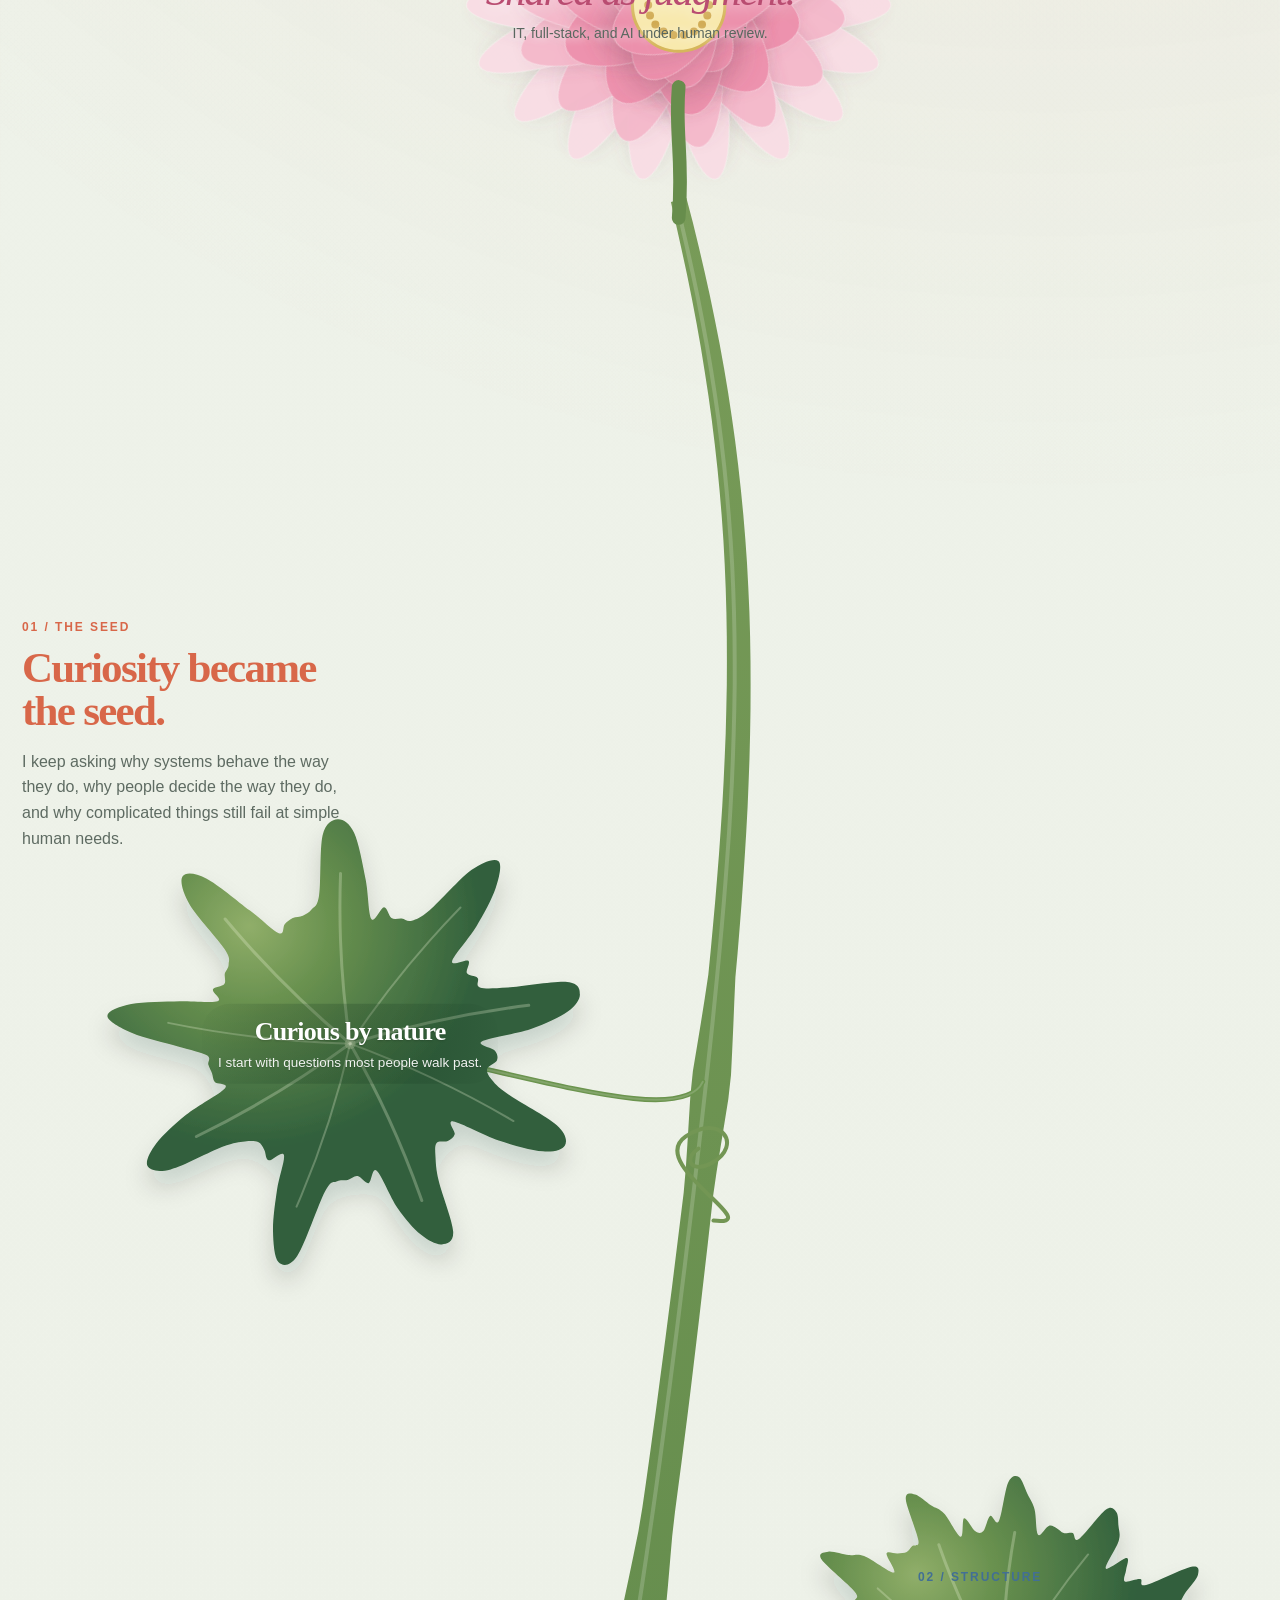
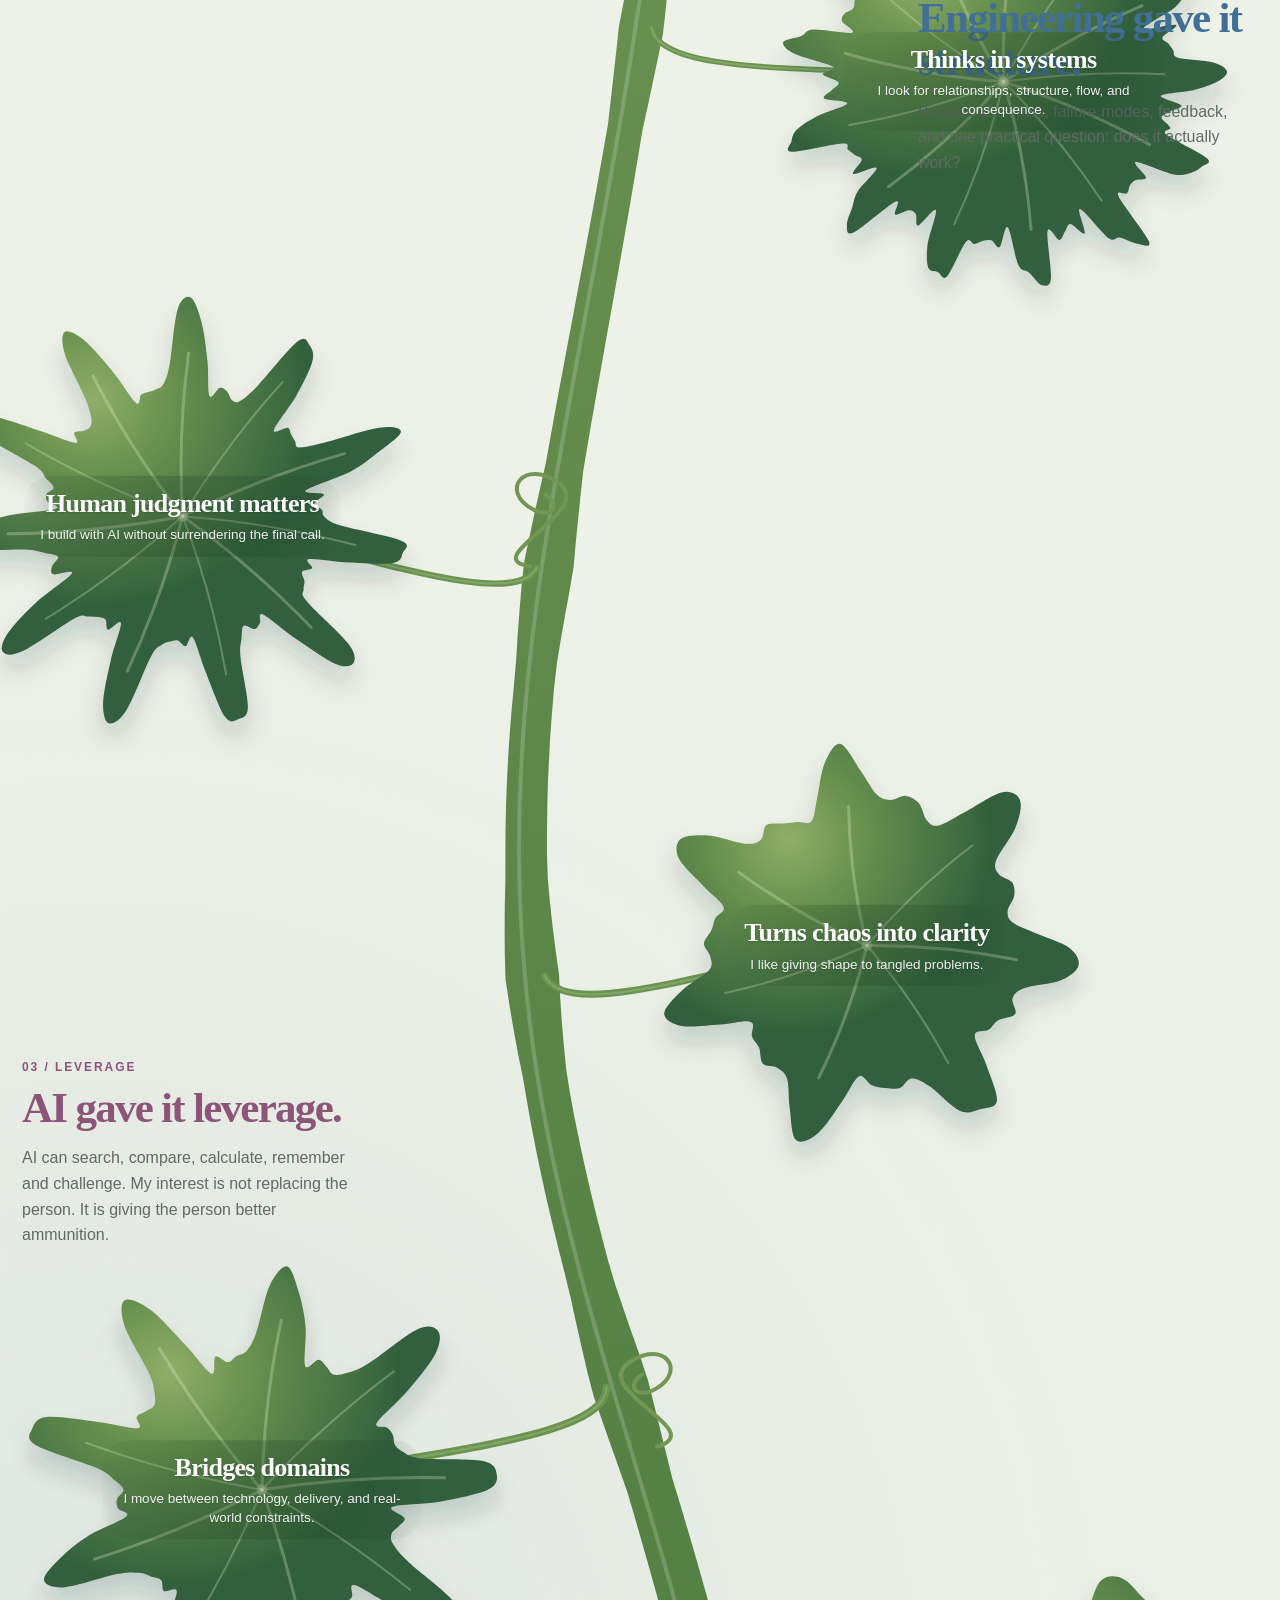
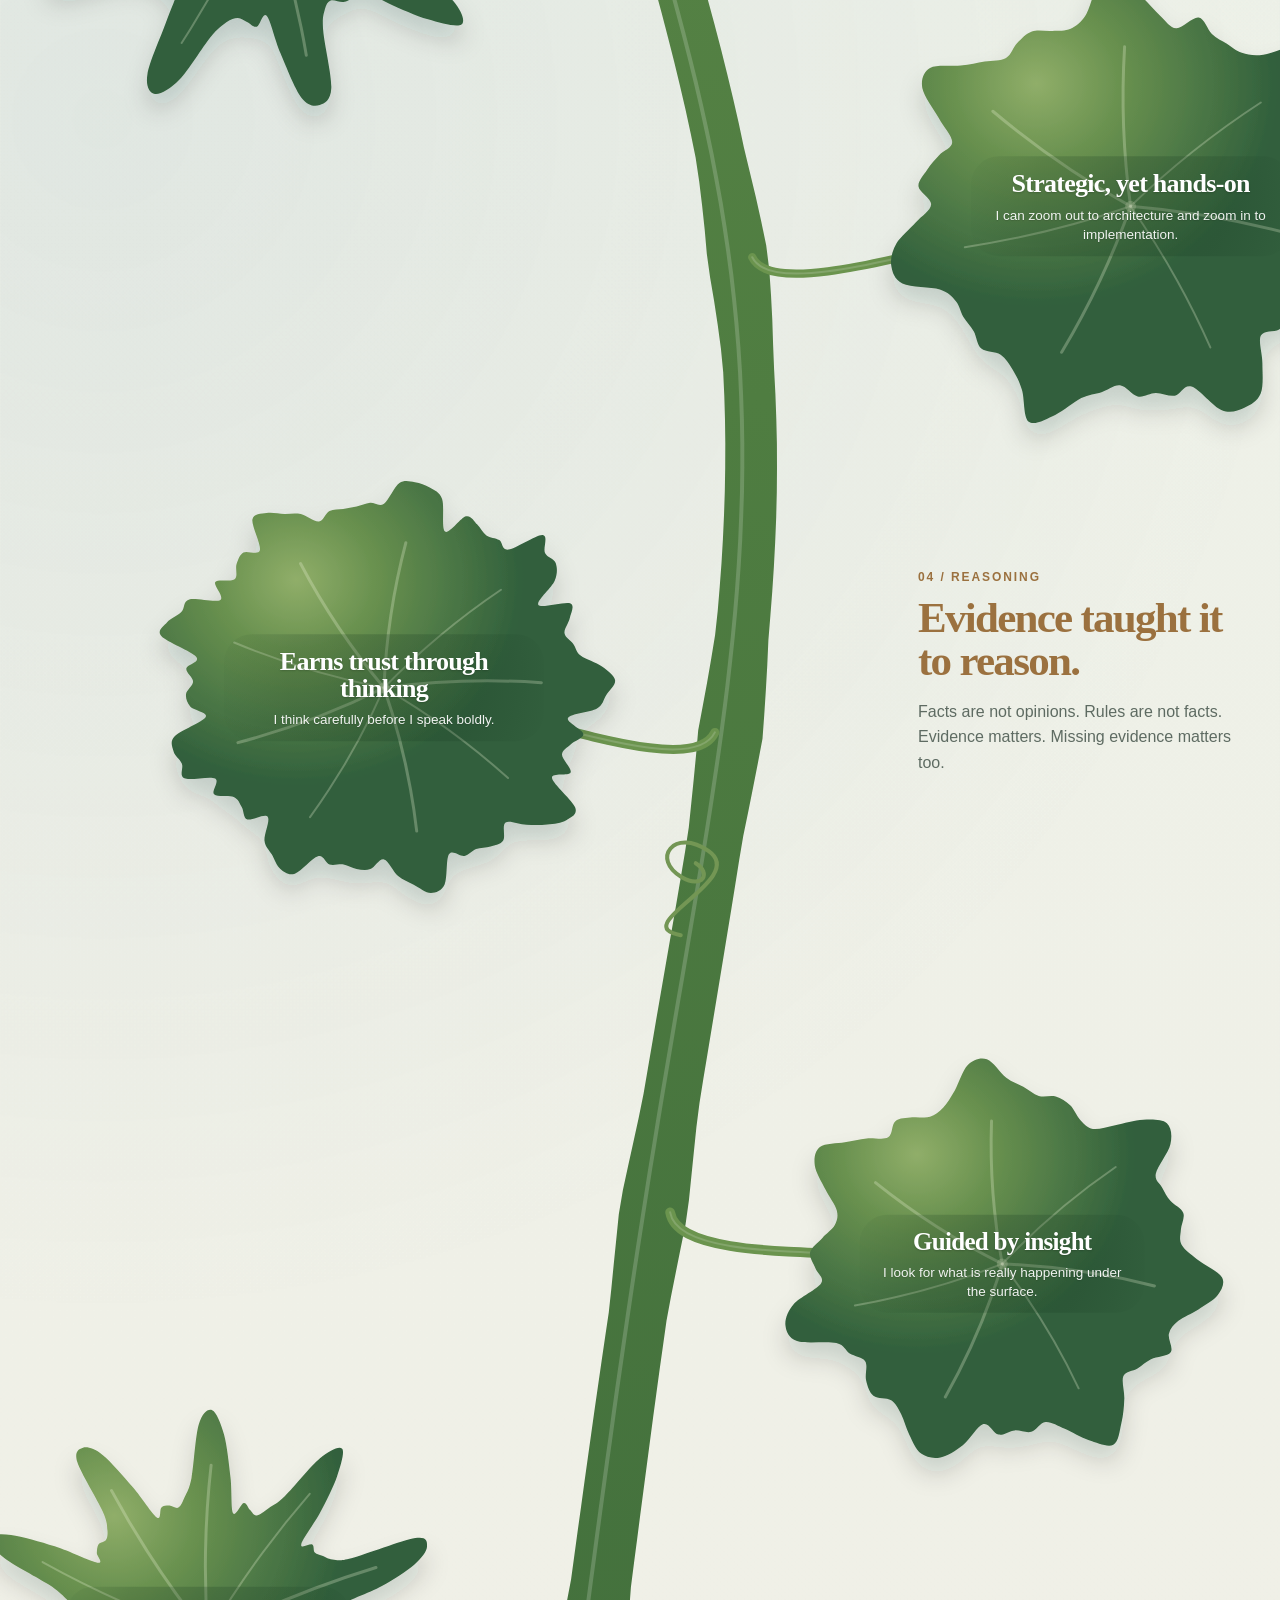
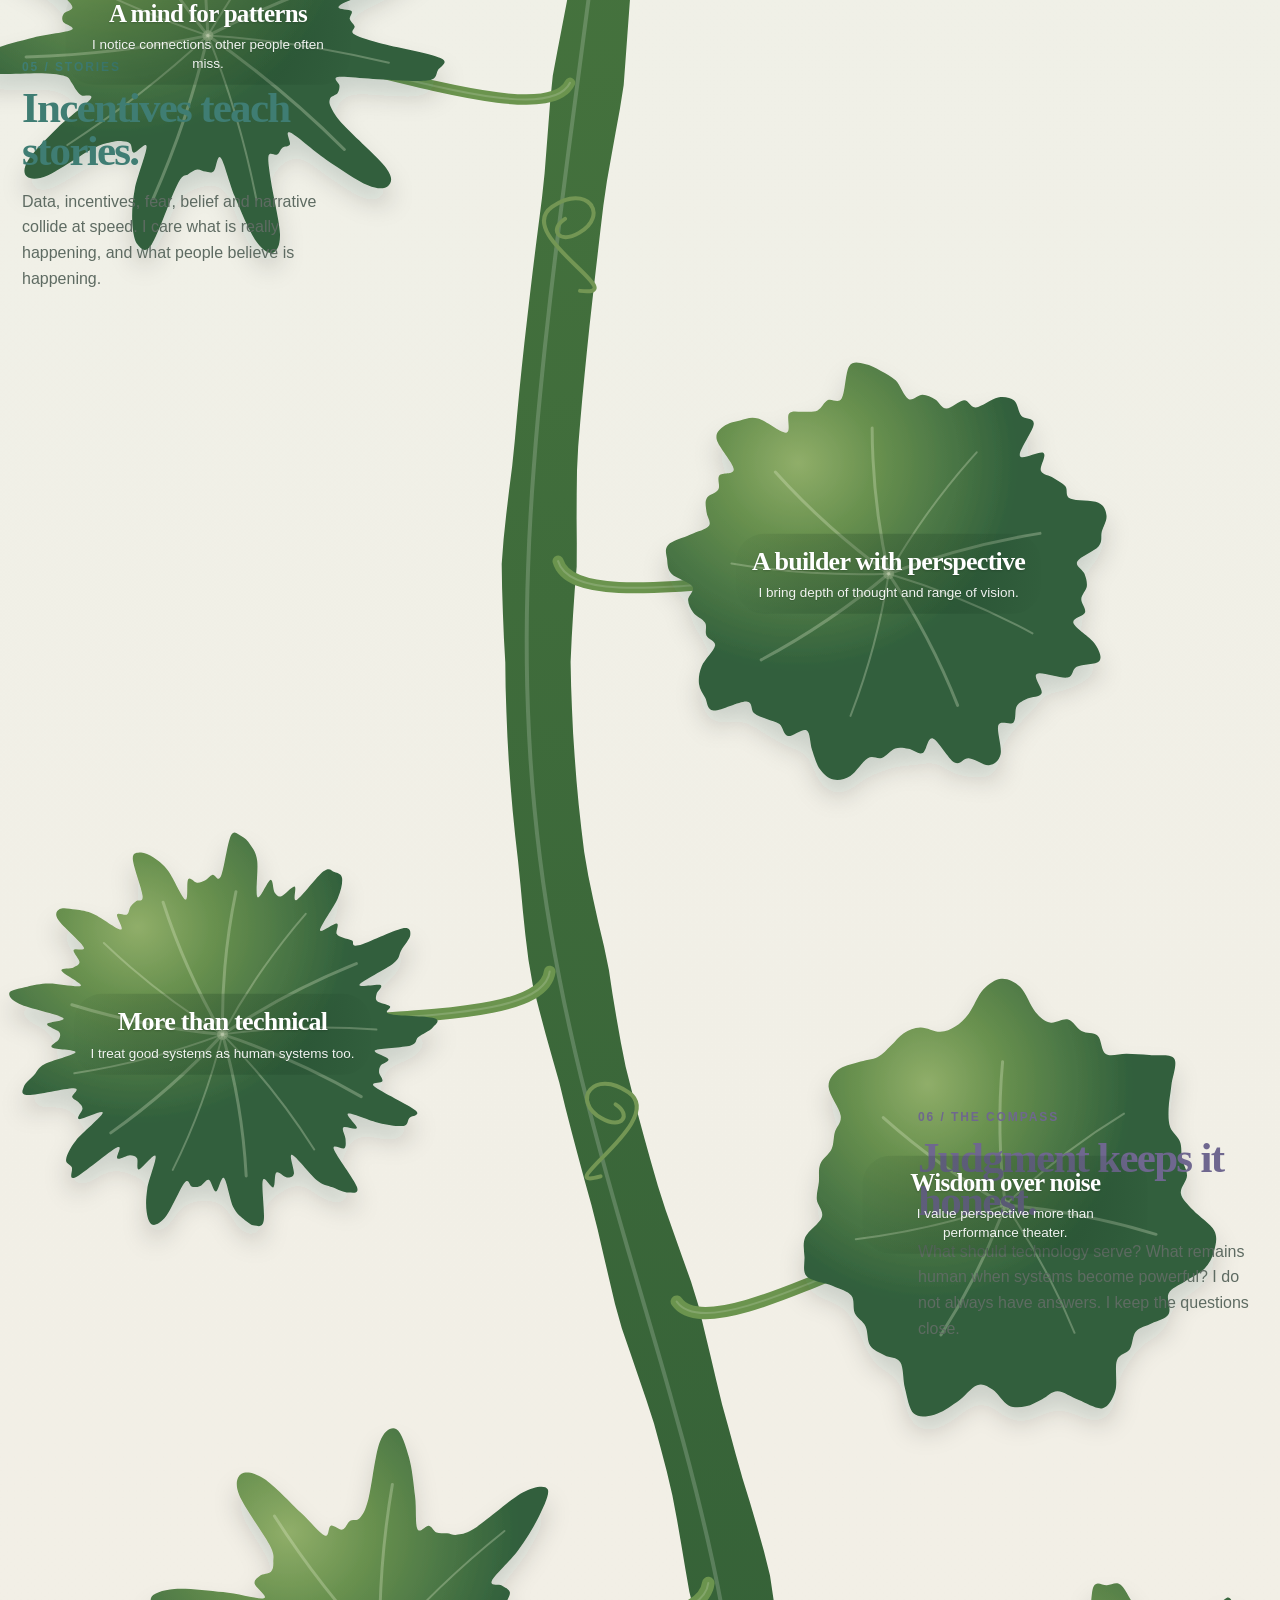
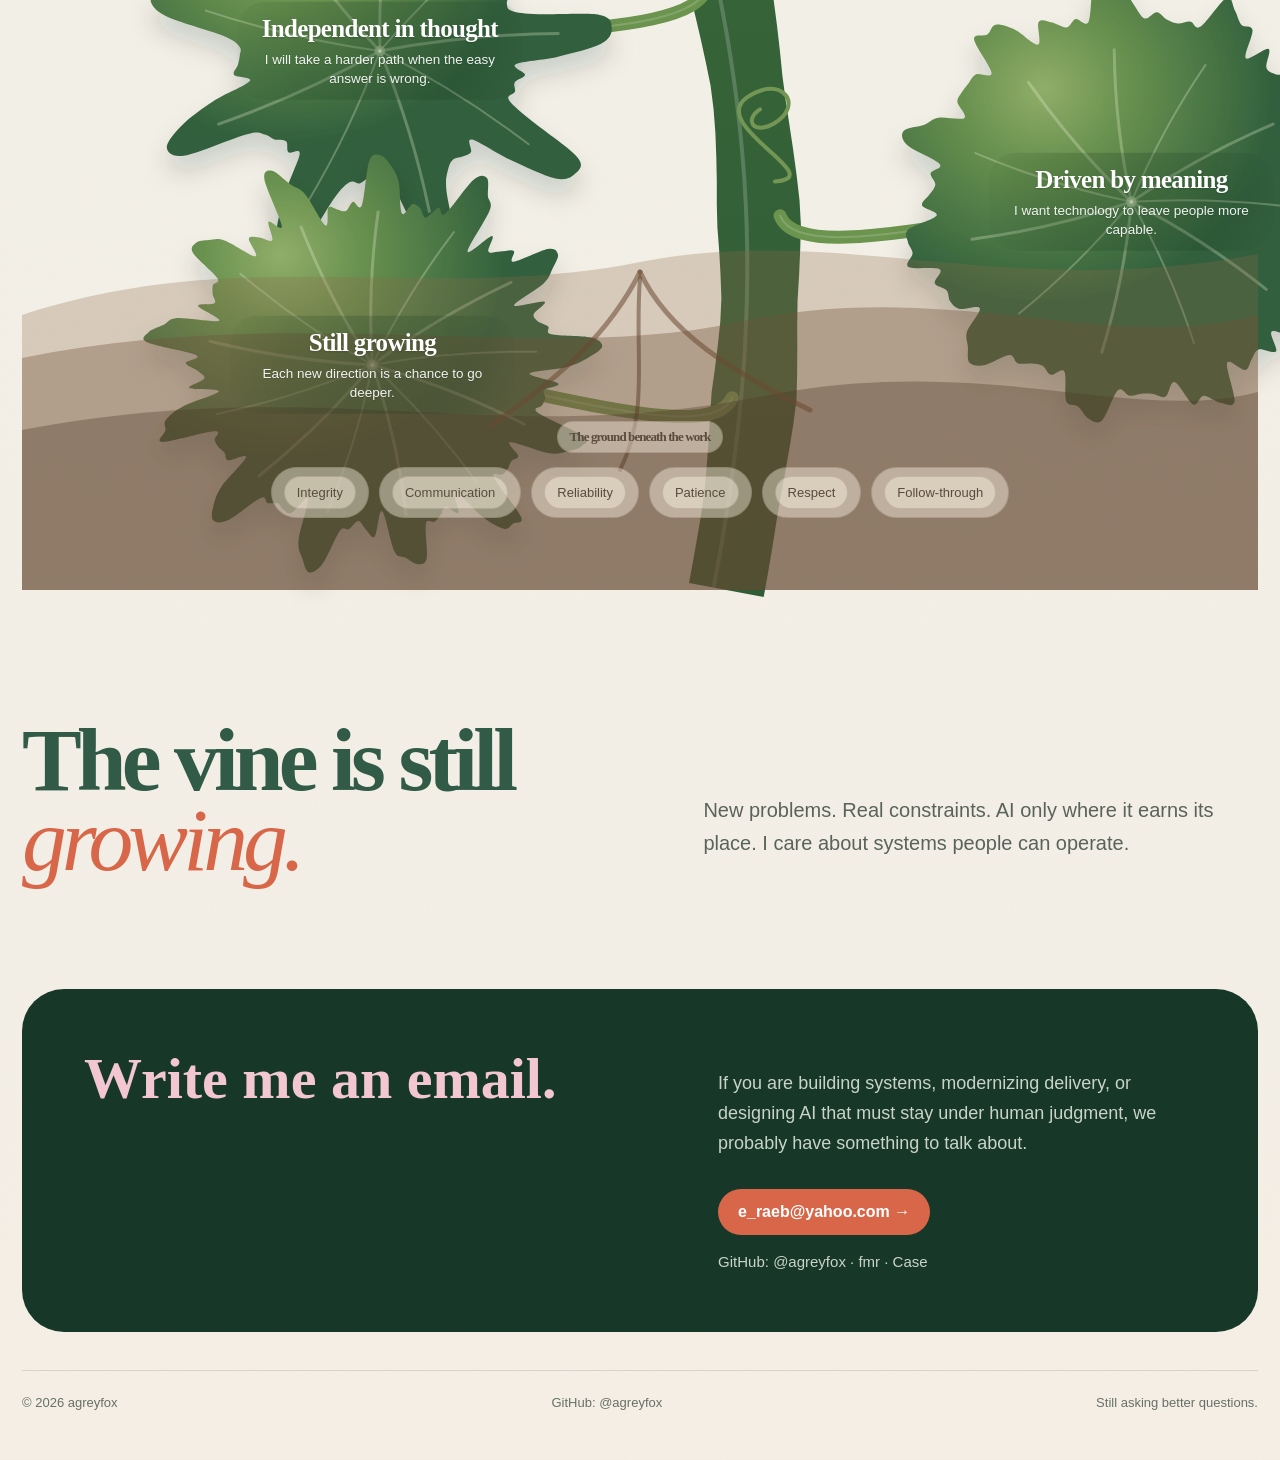
<file: backups/index.pre-flower-size.20260711.html>
<!doctype html>
<html lang="en">
<head>
<meta charset="utf-8">
<meta name="viewport" content="width=device-width,initial-scale=1">
<title>agreyfox - The Restless Vine</title>
<meta name="description" content="agreyfox：IT 顾问与全栈开发者。二十余年系统交付；做仍须人来判断的 AI 方案。">
<meta property="og:title" content="agreyfox - The Restless Vine">
<meta property="og:description" content="AI systems for work that still requires human judgment.">
<meta property="og:type" content="website">
<meta name="twitter:card" content="summary">
<meta name="theme-color" content="#edf1e8">
<link rel="preconnect" href="https://fonts.bunny.net" crossorigin>
<link href="https://fonts.bunny.net/css?family=noto-sans-sc:400,500,600,700|noto-serif-sc:500,600,700&display=swap" rel="stylesheet">
<style>
:root{
  --paper:#edf1e8;
  --paper-warm:#f5f0e7;
  --ink:#173828;
  --muted:#68746b;
  --coral:#d86749;
  --blue:#426f95;
  --plum:#8c5578;
  --bronze:#9b713f;
  --teal:#3f7d73;
  --violet:#6f678f;
  --stem:#38683f;
  --stem-light:#719653;
  --shadow:rgba(26,58,40,.18);
}
*{box-sizing:border-box}
html{scroll-behavior:smooth}
body{
  margin:0;color:var(--ink);overflow-x:hidden;
  background:
    radial-gradient(circle at 82% 4%,rgba(216,103,73,.11),transparent 19%),
    radial-gradient(circle at 8% 52%,rgba(66,111,149,.08),transparent 24%),
    linear-gradient(180deg,#eef2e9 0%,#edf1e8 48%,#f4eee5 100%);
  font-family:Inter,-apple-system,BlinkMacSystemFont,"Segoe UI",sans-serif;
}
body:before{
  content:"";position:fixed;inset:0;z-index:100;pointer-events:none;opacity:.08;
  background-image:url("data:image/svg+xml,%3Csvg xmlns='http://www.w3.org/2000/svg' width='160' height='160'%3E%3Cfilter id='n'%3E%3CfeTurbulence type='fractalNoise' baseFrequency='.9' numOctaves='2' stitchTiles='stitch'/%3E%3C/filter%3E%3Crect width='100%25' height='100%25' filter='url(%23n)' opacity='.15'/%3E%3C/svg%3E");
}
a{text-decoration:none;color:inherit}
html[lang="en"] .zh{display:none!important}
html[lang="zh-Hans"] .en{display:none!important}
.lang-toggle{display:inline-flex;border:1px solid rgba(23,56,40,.16);border-radius:999px;overflow:hidden;vertical-align:middle}
.lang-toggle button{border:0;background:transparent;padding:8px 11px;font:700 12px/1 system-ui,sans-serif;color:#68746b;cursor:pointer}
.lang-toggle button[aria-pressed="true"]{background:#173828;color:#fff}

.wrap{width:min(1260px,calc(100% - 44px));margin:auto}
nav{
  position:fixed;inset:0 0 auto;z-index:80;background:rgba(237,241,232,.72);
  backdrop-filter:blur(15px);border-bottom:1px solid rgba(23,56,40,.10)
}
.navin{height:72px;display:flex;align-items:center;justify-content:space-between}
.brand{font:700 20px/1 Georgia,serif}
.navlinks{display:flex;gap:24px;align-items:center;font-size:13px}
.navlinks a:last-child{background:var(--coral);color:#fff;padding:10px 16px;border-radius:999px}

.hero{
  min-height:100vh;padding:118px 0 62px;
  display:grid;grid-template-columns:1.02fr .98fr;gap:56px;align-items:center
}
.kicker{font-size:12px;font-weight:800;letter-spacing:.18em;text-transform:uppercase;color:var(--coral)}
.hero h1{font:700 clamp(58px,7vw,114px)/.88 Georgia,serif;letter-spacing:-.055em;margin:20px 0 30px}
.hero h1 em{font-weight:400;color:var(--coral)}
.hero p{font-size:20px;line-height:1.64;color:#526057;max-width:700px}
.hero-actions{display:flex;gap:12px;margin-top:30px;flex-wrap:wrap}
.button{padding:14px 20px;border-radius:999px;font-weight:750;font-size:14px;background:var(--ink);color:#fff}
.button.ghost{background:transparent;border:1px solid rgba(66,111,149,.35);color:var(--blue)}
.handle-row{margin-top:18px;display:flex;gap:12px;flex-wrap:wrap}
.handle-pill{display:inline-flex;align-items:center;gap:8px;padding:9px 13px;border-radius:999px;background:rgba(23,56,40,.055);font-size:13px;color:#405047}

.hero-art{height:650px;position:relative}
.hero-art .sun{
  position:absolute;width:250px;height:250px;border-radius:50%;right:36px;top:28px;
  background:radial-gradient(circle at 35% 30%,#fff1ce,#f2c890 58%,#e5ad7f);opacity:.68
}
.hero-art svg{position:absolute;inset:0;width:100%;height:100%}
.hero-note{
  position:absolute;right:4px;bottom:44px;width:300px;padding:22px 24px;
  background:rgba(203,220,145,.94);border-radius:8px 8px 66px 8px;transform:rotate(2deg);
  box-shadow:0 22px 50px var(--shadow)
}
.hero-note b{display:block;font:700 28px/1.05 Georgia,serif;margin-bottom:10px}
.hero-note span{font-size:14px;color:#3e533f}

.identity-strip{
  border-top:1px solid rgba(23,56,40,.12);border-bottom:1px solid rgba(23,56,40,.12);
  padding:20px 0;background:rgba(255,255,255,.18)
}
.identity-grid{display:grid;grid-template-columns:1.2fr repeat(3,1fr);gap:18px;align-items:center}
.identity-grid strong{font-family:Georgia,serif;font-size:24px}
.identity-grid span{font-size:13px;color:#566258}

.intro{text-align:center;max-width:860px;margin:0 auto;padding:95px 0 58px}
.intro h2{font:700 clamp(50px,6vw,92px)/.94 Georgia,serif;letter-spacing:-.05em;margin:0 0 24px;color:#315b46}
.intro p{font-size:20px;line-height:1.64;color:var(--muted)}

.story-stage{position:relative;min-height:7200px}
#plantSvg{position:absolute;inset:0;width:100%;height:100%;overflow:visible}

.flower-quote{
  position:absolute;left:50%;top:136px;transform:translateX(-50%);
  width:470px;max-width:40vw;text-align:center;z-index:26
}
.flower-quote .line{
  font:700 clamp(30px,3.3vw,45px)/1.02 Georgia,serif;
  letter-spacing:-.045em;color:#214233;text-shadow:0 2px 18px rgba(255,255,255,.78)
}
.flower-quote .line em{font-weight:400;color:#b94c71}
.flower-quote .sub{
  margin:12px auto 0;font-size:14px;color:#59675f;line-height:1.4;
  max-width:370px;text-shadow:0 1px 10px rgba(255,255,255,.9)
}
.soil-labels{
  position:absolute;left:50%;bottom:72px;transform:translateX(-50%);z-index:28;
  width:min(840px,calc(100% - 40px));text-align:center;color:#4c453c;
}
.soil-labels h3{
  margin:0 0 14px;font:700 30px/1.05 Georgia,serif;letter-spacing:-.03em;color:#4a3b2b;
}
.soil-labels .soil-words{display:flex;justify-content:center;gap:10px;flex-wrap:wrap}
.soil-labels span{
  display:inline-block;padding:8px 12px;border-radius:999px;
  background:rgba(255,248,230,.42);border:1px solid rgba(88,65,42,.18);
  font-size:13px;color:#594c3d;
}

.story-copy{position:absolute;width:340px;z-index:20;--chapter-color:var(--coral)}
.story-copy.left{left:0}.story-copy.right{right:0}
.story-copy .n{font-size:12px;font-weight:800;letter-spacing:.16em;color:var(--chapter-color)}
.story-copy h3{
  font:700 43px/1.01 Georgia,serif;letter-spacing:-.04em;margin:12px 0 16px;
  color:var(--chapter-color)
}
.story-copy p{font-size:16px;line-height:1.6;color:#5e6b62;margin:0}
.story-copy.seed{--chapter-color:var(--coral)}
.story-copy.structure{--chapter-color:var(--blue)}
.story-copy.leverage{--chapter-color:var(--plum)}
.story-copy.reasoning{--chapter-color:var(--bronze)}
.story-copy.stories{--chapter-color:var(--teal)}
.story-copy.compass{--chapter-color:var(--violet)}

.leaf-content{
  position:absolute;z-index:25;transform:translate(-50%,-50%);pointer-events:none;
  display:flex;align-items:center;justify-content:center;text-align:center
}
.leaf-content .panel{
  padding:14px 16px 12px;max-width:100%;
  background:radial-gradient(circle at 50% 40%,rgba(16,49,27,.24),rgba(16,49,27,.17) 56%,rgba(16,49,27,.10) 76%,transparent 100%);
  border-radius:28px
}
.leaf-content h3{margin:0 0 8px;font:700 24px/1.05 Georgia,serif;letter-spacing:-.028em;color:#fff;text-shadow:0 1px 2px rgba(0,0,0,.18)}
.leaf-content p{margin:0;font-size:13.5px;line-height:1.42;color:rgba(255,255,255,.93);text-shadow:0 1px 1px rgba(0,0,0,.14)}
.leaf-content.small{width:220px}.leaf-content.small h3{font-size:21px}
.leaf-content.mid{width:250px}
.leaf-content.wide{width:285px}.leaf-content.wide h3{font-size:25px}
.leaf-content.xwide{width:320px}.leaf-content.xwide h3{font-size:26px}

.grasshopper{
  position:fixed;z-index:60;width:94px;height:68px;left:0;top:0;pointer-events:none;
  transform-origin:50% 72%;filter:drop-shadow(0 8px 7px rgba(23,56,35,.24))
}
.grasshopper svg{width:100%;height:100%;overflow:visible}
.jump-note{
  position:fixed;z-index:59;pointer-events:none;font-family:"Comic Sans MS","Bradley Hand",cursive;
  color:#406d44;font-size:14px;max-width:220px;opacity:0;transition:opacity .22s ease
}

.closing{padding:130px 0 50px;display:grid;grid-template-columns:1.06fr .94fr;gap:56px;align-items:end}
.closing h2{font:700 clamp(60px,7vw,108px)/.89 Georgia,serif;letter-spacing:-.055em;margin:0;color:#315b46}
.closing h2 em{font-weight:400;color:var(--coral)}
.closing p{font-size:20px;line-height:1.64;color:#59635a}
.contact{
  margin:60px 0 0;background:#173828;color:white;border-radius:42px;padding:62px;
  display:grid;grid-template-columns:1.1fr .9fr;gap:50px
}
.contact h3{font:700 58px/.95 Georgia,serif;margin:0;color:#f2c6d2}
.contact p{font-size:18px;line-height:1.65;color:#c9d3ca}
.contact a.mail{display:inline-block;margin-top:12px;padding:14px 20px;border-radius:999px;background:var(--coral);font-weight:750}
.github-line{margin-top:18px;color:#c9d3ca;font-size:15px}
footer{padding:38px 0 50px;font-size:13px;color:#677067}
.footer{border-top:1px solid rgba(24,54,37,.14);padding-top:24px;display:flex;justify-content:space-between;gap:12px;flex-wrap:wrap}

@media(max-width:950px){
  .hero{grid-template-columns:1fr}.hero-art{height:560px}
  .navlinks a:not(:last-child){display:none}
  .identity-grid{grid-template-columns:1fr 1fr}
  .story-copy{width:250px}.story-copy h3{font-size:32px}
  .leaf-content{transform:translate(-50%,-50%) scale(.84)}
  .flower-quote{top:150px;width:340px;max-width:52vw}
  .closing,.contact{grid-template-columns:1fr}
}
@media(max-width:680px){
  .identity-grid{grid-template-columns:1fr}
  .story-copy{width:44%}.story-copy h3{font-size:27px}.story-copy p{font-size:14px}
  .leaf-content{transform:translate(-50%,-50%) scale(.70)}
  .flower-quote{top:155px;width:280px;max-width:70vw}.flower-quote .line{font-size:24px}.flower-quote .sub{font-size:12px}
  .contact{padding:34px}
}
@media(prefers-reduced-motion:reduce){
  html{scroll-behavior:auto}
  .grasshopper,.jump-note{display:none!important}
}

/* ========== Chinese typography (lang=zh-Hans) ========== */
html[lang="zh-Hans"]{
  --zh-sans: "Noto Sans SC", "PingFang SC", "Hiragino Sans GB", "Microsoft YaHei UI", "Microsoft YaHei", "Heiti SC", sans-serif;
  --zh-serif: "Noto Serif SC", "Songti SC", "STSong", "SimSun", serif;
}
html[lang="zh-Hans"] body{
  font-family: var(--zh-sans);
  font-size: 16.5px;
  line-height: 1.85;
  letter-spacing: 0.03em;
  word-break: break-word;
  overflow-wrap: anywhere;
  text-rendering: optimizeLegibility;
  -webkit-font-smoothing: antialiased;
}
/* Latin brand mark keeps slightly tighter */
html[lang="zh-Hans"] .brand{
  font-family: Georgia, "Noto Serif SC", serif;
  letter-spacing: -0.02em;
}
html[lang="zh-Hans"] .kicker{
  font-family: var(--zh-sans);
  letter-spacing: 0.2em;
  font-weight: 600;
  font-size: 12px;
}
html[lang="zh-Hans"] .hero h1{
  font-family: var(--zh-serif);
  font-weight: 600;
  letter-spacing: 0.06em;
  line-height: 1.32;
  font-size: clamp(36px, 5.6vw, 68px);
  max-width: 12em;
}
html[lang="zh-Hans"] .hero h1 em{
  font-style: normal;
  font-weight: 700;
  border-bottom: 3px solid rgba(216,103,73,.45);
  padding-bottom: 0.02em;
}
html[lang="zh-Hans"] .hero p{
  font-family: var(--zh-sans);
  font-size: 17px;
  line-height: 1.9;
  letter-spacing: 0.04em;
  max-width: 36em;
  color: #4a554e;
}
html[lang="zh-Hans"] .button,
html[lang="zh-Hans"] .handle-pill{
  font-family: var(--zh-sans);
  letter-spacing: 0.06em;
  font-weight: 600;
}
html[lang="zh-Hans"] .hero-note b{
  font-family: var(--zh-serif);
  font-weight: 600;
  letter-spacing: 0.08em;
  line-height: 1.35;
  font-size: 24px;
}
html[lang="zh-Hans"] .hero-note span{
  font-family: var(--zh-sans);
  line-height: 1.7;
  letter-spacing: 0.04em;
  font-size: 13.5px;
}
html[lang="zh-Hans"] .intro h2{
  font-family: var(--zh-serif);
  font-weight: 600;
  letter-spacing: 0.08em;
  line-height: 1.35;
  font-size: clamp(36px, 5vw, 64px);
}
html[lang="zh-Hans"] .intro p{
  font-family: var(--zh-sans);
  font-size: 17px;
  line-height: 1.9;
  letter-spacing: 0.05em;
  max-width: 32em;
  margin-left: auto;
  margin-right: auto;
}
html[lang="zh-Hans"] .story-copy{
  width: min(340px, 42vw);
}
html[lang="zh-Hans"] .story-copy .n{
  font-family: var(--zh-sans);
  letter-spacing: 0.14em;
  font-weight: 700;
}
html[lang="zh-Hans"] .story-copy h3{
  font-family: var(--zh-serif);
  font-weight: 600;
  letter-spacing: 0.06em;
  line-height: 1.35;
  font-size: clamp(26px, 3.2vw, 34px);
  margin: 10px 0 14px;
}
html[lang="zh-Hans"] .story-copy p{
  font-family: var(--zh-sans);
  font-size: 15px;
  line-height: 1.85;
  letter-spacing: 0.04em;
  color: #556159;
}
html[lang="zh-Hans"] .story-copy .proof{
  font-family: var(--zh-sans);
  font-size: 12.5px;
  line-height: 1.65;
  letter-spacing: 0.03em;
  margin-top: 10px;
  display: block;
}
html[lang="zh-Hans"] .flower-quote .line{
  font-family: var(--zh-serif);
  font-weight: 600;
  letter-spacing: 0.1em;
  line-height: 1.4;
  font-size: clamp(26px, 3vw, 40px);
}
html[lang="zh-Hans"] .flower-quote .sub{
  font-family: var(--zh-sans);
  letter-spacing: 0.06em;
  line-height: 1.75;
  font-size: 13.5px;
  max-width: 22em;
}
html[lang="zh-Hans"] .soil-labels h3{
  font-family: var(--zh-serif);
  font-weight: 600;
  letter-spacing: 0.12em;
  line-height: 1.4;
  font-size: 26px;
}
html[lang="zh-Hans"] .soil-labels span{
  font-family: var(--zh-sans);
  letter-spacing: 0.1em;
  font-size: 13px;
  font-weight: 500;
}
/* leaf text on vine - critical for CJK readability */
html[lang="zh-Hans"] .leaf-content .panel{
  padding: 12px 14px 11px;
  max-width: 100%;
}
html[lang="zh-Hans"] .leaf-content h3{
  font-family: var(--zh-sans) !important;
  font-weight: 700 !important;
  letter-spacing: 0.08em !important;
  line-height: 1.45 !important;
  font-size: 17px !important;
  margin: 0 0 6px !important;
  text-shadow: 0 1px 2px rgba(0,0,0,.22);
}
html[lang="zh-Hans"] .leaf-content p{
  font-family: var(--zh-sans) !important;
  font-weight: 500 !important;
  letter-spacing: 0.06em !important;
  line-height: 1.55 !important;
  font-size: 12.5px !important;
  text-shadow: 0 1px 1px rgba(0,0,0,.16);
}
html[lang="zh-Hans"] .leaf-content.small h3{font-size:16px !important}
html[lang="zh-Hans"] .leaf-content.mid h3{font-size:17px !important}
html[lang="zh-Hans"] .leaf-content.wide h3,
html[lang="zh-Hans"] .leaf-content.xwide h3{font-size:18px !important}
html[lang="zh-Hans"] .closing h2{
  font-family: var(--zh-serif);
  font-weight: 600;
  letter-spacing: 0.06em;
  line-height: 1.3;
  font-size: clamp(40px, 6vw, 72px);
}
html[lang="zh-Hans"] .closing p{
  font-family: var(--zh-sans);
  font-size: 17px;
  line-height: 1.9;
  letter-spacing: 0.04em;
}
html[lang="zh-Hans"] .contact h3{
  font-family: var(--zh-serif);
  font-weight: 600;
  letter-spacing: 0.08em;
  line-height: 1.25;
  font-size: clamp(36px, 5vw, 52px);
}
html[lang="zh-Hans"] .contact p,
html[lang="zh-Hans"] .contact .github-line,
html[lang="zh-Hans"] .contact .mail{
  font-family: var(--zh-sans);
  letter-spacing: 0.04em;
  line-height: 1.8;
}
html[lang="zh-Hans"] .contact p{font-size:16px}
html[lang="zh-Hans"] footer,
html[lang="zh-Hans"] .navlinks a,
html[lang="zh-Hans"] .lang-toggle button{
  font-family: var(--zh-sans);
  letter-spacing: 0.06em;
}
html[lang="zh-Hans"] .identity-grid strong{
  font-family: var(--zh-serif);
  letter-spacing: 0.04em;
}
html[lang="zh-Hans"] .identity-grid span{
  font-family: var(--zh-sans);
  letter-spacing: 0.04em;
  line-height: 1.55;
}
html[lang="zh-Hans"] .work-card h3{
  font-family: var(--zh-sans);
  letter-spacing: 0.04em;
}
html[lang="zh-Hans"] .work-card p,
html[lang="zh-Hans"] .work-card .go,
html[lang="zh-Hans"] .work-card .meta{
  font-family: var(--zh-sans);
  letter-spacing: 0.04em;
  line-height: 1.75;
}
html[lang="zh-Hans"] .linear-path h3{
  font-family: var(--zh-serif);
  letter-spacing: 0.06em;
  line-height: 1.4;
}
html[lang="zh-Hans"] .linear-path p{
  font-family: var(--zh-sans);
  letter-spacing: 0.04em;
  line-height: 1.8;
}
/* hop notes: readable Chinese */
html[lang="zh-Hans"] .jump-note{
  font-family: var(--zh-sans) !important;
  letter-spacing: 0.04em;
  line-height: 1.5;
  font-size: 13px;
}
@media(max-width:680px){
  html[lang="zh-Hans"] .hero h1{font-size:clamp(32px,9vw,44px); line-height:1.35}
  html[lang="zh-Hans"] .story-copy{width:46%}
  html[lang="zh-Hans"] .story-copy h3{font-size:22px}
  html[lang="zh-Hans"] .story-copy p{font-size:13.5px; line-height:1.75}
  html[lang="zh-Hans"] .leaf-content h3{font-size:15px !important}
  html[lang="zh-Hans"] .leaf-content p{font-size:11.5px !important; line-height:1.5 !important}
}

</style>
</head>
<body>
<nav>
  <div class="wrap navin">
    <div class="brand">agreyfox</div>
    <div class="navlinks">
      <a href="#story"><span class="en">Story</span><span class="zh">故事</span></a>
      <a href="#ideas"><span class="en">Ideas</span><span class="zh">方法</span></a>
      <a href="#contact"><span class="en">Contact</span><span class="zh">联系</span></a>
      <a href="case.html"><span class="en">Case</span><span class="zh">案例</span></a>
      <a href="https://github.com/agreyfox" target="_blank" rel="noreferrer">GitHub</a>
      <a href="mailto:e_raeb@yahoo.com"><span class="en">Email</span><span class="zh">邮件</span></a>
      <span class="lang-toggle" role="group" aria-label="Language">
        <button type="button" id="langEn" aria-pressed="true">EN</button>
        <button type="button" id="langZh" aria-pressed="false">中文</button>
      </span>
    </div>
  </div>
</nav>

<div class="wrap">
  <section class="hero">
    <div>
      <div class="kicker"><span class="en">IT · Full-stack · AI systems</span><span class="zh">IT 咨询 · 全栈开发 · AI</span></div>
      <h1><span class="en">AI for work that still requires <em>judgment.</em></span><span class="zh">在仍要<em>人拍板</em>的地方，用好 AI。</span></h1>
      <p><span class="en"><strong>IT advisor and full-stack builder.</strong> Twenty-plus years shipping information systems. I pair engineering discipline with AI that stays under human review.</span><span class="zh"><strong>我是 IT 顾问，也做全栈开发。</strong>做系统交付二十多年，现在把工程经验和 AI 结合起来：让机器提速，关键决定仍由人来做。</span></p>
      <div class="hero-actions">
        <a class="button" data-hop data-joke="first leaf, then another question." data-hop-y=".05" href="#story"><span class="en">Follow the vine</span><span class="zh">顺着往下看</span></a>
        <a class="button ghost" data-hop data-joke="email is still a surprisingly good protocol." data-hop-y=".05" href="mailto:e_raeb@yahoo.com"><span class="en">Email</span><span class="zh">发邮件</span></a>
      </div>
      <div class="handle-row">
        <span class="handle-pill" data-hop data-joke="yes, the fox is grey." data-hop-y=".05">GitHub: <strong>@agreyfox</strong></span>
        <span class="handle-pill" data-hop data-joke="direct line." data-hop-y=".05">Email: <strong>e_raeb@yahoo.com</strong></span>
      </div>
    </div>

    <div class="hero-art">
      <div class="sun"></div>
      <svg viewBox="0 0 620 650" aria-hidden="true">
        <defs>
          <linearGradient id="heroStem" x1="0" y1="1" x2="0" y2="0">
            <stop offset="0" stop-color="#315d36"/>
            <stop offset=".58" stop-color="#567f45"/>
            <stop offset="1" stop-color="#789d59"/>
          </linearGradient>
          <radialGradient id="avocadoSkin" cx="32%" cy="24%">
            <stop offset="0" stop-color="#88aa62"/>
            <stop offset=".42" stop-color="#587d43"/>
            <stop offset="1" stop-color="#31583a"/>
          </radialGradient>
          <radialGradient id="avocadoFlesh" cx="38%" cy="28%">
            <stop offset="0" stop-color="#edf3b6"/>
            <stop offset=".7" stop-color="#c8dc7f"/>
            <stop offset="1" stop-color="#a7c565"/>
          </radialGradient>
          <filter id="heroShadow" x="-40%" y="-40%" width="180%" height="180%">
            <feDropShadow dx="0" dy="14" stdDeviation="12" flood-color="#183625" flood-opacity=".18"/>
          </filter>
        </defs>

        <path d="M352 618 C345 555 367 507 344 442 C322 379 349 322 338 255 C328 193 350 134 338 62"
              fill="none" stroke="url(#heroStem)" stroke-width="18" stroke-linecap="round"/>

        <path d="M345 475 C296 457 247 423 201 375" fill="none" stroke="#6d9550" stroke-width="10" stroke-linecap="round"/>
        <path d="M338 352 C285 337 238 301 194 252" fill="none" stroke="#75a05a" stroke-width="8" stroke-linecap="round"/>
        <path d="M341 226 C301 209 271 180 244 145" fill="none" stroke="#80a861" stroke-width="7" stroke-linecap="round"/>

        <path d="M344 410 C394 385 439 350 477 306" fill="none" stroke="#6d9550" stroke-width="9" stroke-linecap="round"/>
        <path d="M339 286 C391 264 431 226 462 182" fill="none" stroke="#78a15b" stroke-width="7" stroke-linecap="round"/>
        <path d="M472 303 C500 273 537 274 552 304 C529 325 495 329 472 303Z" fill="#6e974f" filter="url(#heroShadow)"/>
        <path d="M458 180 C485 148 522 148 539 177 C517 201 481 205 458 180Z" fill="#83aa61" filter="url(#heroShadow)"/>
        <path d="M474 304 L536 303" stroke="rgba(240,248,219,.30)" stroke-width="2"/>
        <path d="M460 180 L523 177" stroke="rgba(240,248,219,.30)" stroke-width="2"/>

        <g transform="translate(184 397) rotate(-12)" filter="url(#heroShadow)">
          <path d="M0 -68 C45 -45 59 3 43 47 C30 82 -31 82 -45 48 C-62 6 -45 -46 0 -68Z" fill="url(#avocadoSkin)"/>
          <path d="M0 -50 C34 -31 44 5 32 39 C22 64 -22 64 -33 40 C-46 8 -34 -32 0 -50Z" fill="url(#avocadoFlesh)"/>
          <circle cx="0" cy="22" r="20" fill="#9b7449"/>
          <text x="0" y="-18" text-anchor="middle" font-family="Georgia,serif" font-size="14" font-weight="700" fill="#274331">Ask better</text>
          <text x="0" y="-2" text-anchor="middle" font-family="Georgia,serif" font-size="14" font-weight="700" fill="#274331">questions</text>
        </g>

        <g transform="translate(177 273) rotate(10)" filter="url(#heroShadow)">
          <path d="M0 -62 C42 -41 55 2 40 43 C27 76 -28 77 -42 44 C-58 5 -42 -42 0 -62Z" fill="url(#avocadoSkin)"/>
          <path d="M0 -46 C31 -29 42 4 30 35 C20 59 -20 60 -31 37 C-43 6 -31 -30 0 -46Z" fill="url(#avocadoFlesh)"/>
          <circle cx="0" cy="18" r="18" fill="#9b7449"/>
          <text x="0" y="-14" text-anchor="middle" font-family="Georgia,serif" font-size="13" font-weight="700" fill="#274331">See the</text>
          <text x="0" y="1" text-anchor="middle" font-family="Georgia,serif" font-size="13" font-weight="700" fill="#274331">pattern</text>
        </g>

        <g transform="translate(229 155) rotate(-9)" filter="url(#heroShadow)">
          <path d="M0 -57 C38 -38 50 0 37 38 C25 68 -25 69 -38 40 C-52 4 -38 -39 0 -57Z" fill="url(#avocadoSkin)"/>
          <path d="M0 -42 C29 -27 38 3 28 31 C18 52 -18 53 -29 33 C-40 5 -29 -27 0 -42Z" fill="url(#avocadoFlesh)"/>
          <circle cx="0" cy="17" r="16" fill="#9b7449"/>
          <text x="0" y="-11" text-anchor="middle" font-family="Georgia,serif" font-size="12" font-weight="700" fill="#274331">Keep judgment</text>
          <text x="0" y="3" text-anchor="middle" font-family="Georgia,serif" font-size="12" font-weight="700" fill="#274331">human</text>
        </g>

        <path d="M338 63 C329 30 358 18 372 39 C383 57 360 72 348 56 C339 44 350 35 357 43"
              fill="none" stroke="#789d59" stroke-width="6" stroke-linecap="round"/>
      </svg>
      <div class="hero-note" data-hop data-joke="ship, then refine." data-hop-y=".03">
        <b><span class="en">Still shipping.</span><span class="zh">还在交付。</span></b>
        <span class="en">Consulting, systems, and AI that earns its place in real workflows.</span><span class="zh">做咨询、建系统，也做能进业务的 AI。</span>
      </div>
    </div>
  </section>
</div>

<section class="identity-strip">
  <div class="wrap identity-grid">
    <strong data-hop data-joke="still easier to spell than a product roadmap." data-hop-y=".05">agreyfox</strong>
    <span data-hop data-joke="AI, but with adult supervision." data-hop-y=".05">AI systems · human judgment</span>
    <span data-hop data-joke="relations keep escaping tables." data-hop-y=".05">Graph thinking · agent workflows</span>
    <span data-hop data-joke="github.com/agreyfox" data-hop-y=".05">@agreyfox · open to new directions</span>
  </div>
</section>

<div class="wrap">
  <section class="intro" id="story" data-hop data-joke="the story is longer than the README." data-hop-y=".08">
    <div class="kicker"><span class="en">The story grows downward</span><span class="zh">往深处看</span></div>
    <h2><span class="en">The flower is visible.<br>The growth happened below.</span><span class="zh">看得见的是花，<br>长起来靠的是根。</span></h2>
    <p><span class="en">Curiosity starts the work. Engineering makes it reliable. AI multiplies it only where judgment still sits with people.</span><span class="zh">先问清楚问题，再用工程把它做稳；只有在仍须人来拍板的地方，才引入 AI。</span></p>
  </section>

  <section class="story-stage" id="ideas">
    <svg id="plantSvg" aria-hidden="true"></svg>

    <div class="flower-quote" data-hop data-joke="wisdom, now available in flower format." data-hop-y=".02">
      <div class="line"><span class="en">Grown from curiosity.<br><em>Shared as judgment.</em></span><span class="zh">长自好奇，<br><em>成于判断。</em></span></div>
      <div class="sub"><span class="en">IT, full-stack, and AI under human review.</span><span class="zh">IT、全栈开发，以及始终由人把关的 AI。</span></div>
    </div>

    <div class="story-copy left seed" style="top:830px" data-hop data-joke="question first. confidence later." data-hop-y=".04">
      <div class="n">01 / THE SEED</div>
      <h3><span class="en">Curiosity became the seed.</span><span class="zh">好奇是那颗种子。</span></h3>
      <p><span class="en">I keep asking why systems behave the way they do, why people decide the way they do, and why complicated things still fail at simple human needs.</span><span class="zh">我会追问：系统为什么这样跑，人为什么这样决定，复杂方案又为什么总在最简单的需求上翻车。</span></p>
    </div>
    <div class="story-copy right structure" style="top:1780px" data-hop data-joke="structure: the polite name for controlled obsession." data-hop-y=".04">
      <div class="n">02 / STRUCTURE</div>
      <h3><span class="en">Engineering gave it structure.</span><span class="zh">用工程搭好结构。</span></h3>
      <p><span class="en">Boundaries, flows, failure modes, feedback, and one practical question: does it actually work?</span><span class="zh">边界、流程、故障与反馈，最后只问一句：上线了，它还能不能用？</span></p>
    </div>
    <div class="story-copy left leverage" style="top:2870px" data-hop data-joke="leverage is nice. brakes are also nice." data-hop-y=".04">
      <div class="n">03 / LEVERAGE</div>
      <h3><span class="en">AI gave it leverage.</span><span class="zh">把 AI 当杠杆用。</span></h3>
      <p><span class="en">AI can search, compare, calculate, remember and challenge. My interest is not replacing the person. It is giving the person better ammunition.</span><span class="zh">AI 能检索、对比、计算、记忆，也能提出质疑。我要的不是取代人，而是让人手里有更好的工具。</span></p>
    </div>
    <div class="story-copy right reasoning" style="top:3980px" data-hop data-joke="objection noted. evidence requested." data-hop-y=".04">
      <div class="n">04 / REASONING</div>
      <h3><span class="en">Evidence taught it to reason.</span><span class="zh">用证据来想清楚。</span></h3>
      <p><span class="en">Facts are not opinions. Rules are not facts. Evidence matters. Missing evidence matters too.</span><span class="zh">事实不是观点，规则也不是事实。有证据很重要，没有证据同样说明问题。</span></p>
    </div>
    <div class="story-copy left stories" style="top:5070px" data-hop data-joke="the chart moved. everyone wrote a story." data-hop-y=".04">
      <div class="n">05 / STORIES</div>
      <h3><span class="en">Incentives teach stories.</span><span class="zh">激励会改写故事。</span></h3>
      <p><span class="en">Data, incentives, fear, belief and narrative collide at speed. I care what is really happening, and what people believe is happening.</span><span class="zh">数据、利益、情绪和说法常常缠在一起。我既看实际发生了什么，也看人们以为发生了什么。</span></p>
    </div>
    <div class="story-copy right compass" style="top:6120px" data-hop data-joke="existential detour. back in five minutes." data-hop-y=".04">
      <div class="n">06 / THE COMPASS</div>
      <h3><span class="en">Judgment keeps it honest.</span><span class="zh">靠判断保持诚实。</span></h3>
      <p><span class="en">What should technology serve? What remains human when systems become powerful? I do not always have answers. I keep the questions close.</span><span class="zh">技术为谁服务？系统越强，哪些事仍必须留给人？答案未必现成，但这些问题我会一直带着。</span></p>
    </div>

    <article class="leaf-content xwide" data-id="curious" data-hop data-joke="curiosity takes the scenic route" data-hop-y=".04"><div class="panel"><h3><span class="en">Curious by nature</span><span class="zh">保持好奇</span></h3><p><span class="en">I start with questions most people walk past.</span><span class="zh">从别人懒得问的问题问起。</span></p></div></article>
    <article class="leaf-content xwide" data-id="systems" data-hop data-joke="systems are where consequences hide" data-hop-y=".04"><div class="panel"><h3><span class="en">Thinks in systems</span><span class="zh">用系统看问题</span></h3><p><span class="en">I look for relationships, structure, flow, and consequence.</span><span class="zh">看关系、结构、流向，以及后果。</span></p></div></article>
    <article class="leaf-content xwide" data-id="judgmentTrait" data-hop data-joke="the final call still belongs to people" data-hop-y=".04"><div class="panel"><h3><span class="en">Human judgment matters</span><span class="zh">判断权在人</span></h3><p><span class="en">I build with AI without surrendering the final call.</span><span class="zh">用 AI 提速，最终决定仍自己做。</span></p></div></article>
    <article class="leaf-content xwide" data-id="clarityTrait" data-hop data-joke="untangle first, automate second" data-hop-y=".04"><div class="panel"><h3><span class="en">Turns chaos into clarity</span><span class="zh">把复杂说清楚</span></h3><p><span class="en">I like giving shape to tangled problems.</span><span class="zh">喜欢把缠成一团的问题理出形状。</span></p></div></article>
    <article class="leaf-content xwide" data-id="bridges" data-hop data-joke="another bridge? yes, probably useful" data-hop-y=".04"><div class="panel"><h3><span class="en">Bridges domains</span><span class="zh">跨界做事</span></h3><p><span class="en">I move between technology, delivery, and real-world constraints.</span><span class="zh">在技术、交付和现实限制之间来回切换。</span></p></div></article>
    <article class="leaf-content xwide" data-id="handsOn" data-hop data-joke="architecture is nicer when it can run" data-hop-y=".04"><div class="panel"><h3><span class="en">Strategic, yet hands-on</span><span class="zh">能定方向，也能动手</span></h3><p><span class="en">I can zoom out to architecture and zoom in to implementation.</span><span class="zh">既能看架构全貌，也能落到代码与细节。</span></p></div></article>
    <article class="leaf-content xwide" data-id="trust" data-hop data-joke="thinking carefully is underrated" data-hop-y=".04"><div class="panel"><h3><span class="en">Earns trust through thinking</span><span class="zh">靠想清楚赢得信任</span></h3><p><span class="en">I think carefully before I speak boldly.</span><span class="zh">先想明白，再把话说到位。</span></p></div></article>
    <article class="leaf-content wide" data-id="insight" data-hop data-joke="surface explanations are usually late" data-hop-y=".04"><div class="panel"><h3><span class="en">Guided by insight</span><span class="zh">看穿表象</span></h3><p><span class="en">I look for what is really happening under the surface.</span><span class="zh">去找表面之下真正在发生的事。</span></p></div></article>
    <article class="leaf-content wide" data-id="patterns" data-hop data-joke="patterns keep leaving fingerprints" data-hop-y=".04"><div class="panel"><h3><span class="en">A mind for patterns</span><span class="zh">善于抓规律</span></h3><p><span class="en">I notice connections other people often miss.</span><span class="zh">容易看见别人漏掉的关联。</span></p></div></article>
    <article class="leaf-content xwide" data-id="perspective" data-hop data-joke="zoom out, then tighten the bolts" data-hop-y=".04"><div class="panel"><h3><span class="en">A builder with perspective</span><span class="zh">有视野的建设者</span></h3><p><span class="en">I bring depth of thought and range of vision.</span><span class="zh">把想得深和看得远带进每一次交付。</span></p></div></article>
    <article class="leaf-content xwide" data-id="humanSystems" data-hop data-joke="the humans are not edge cases" data-hop-y=".04"><div class="panel"><h3><span class="en">More than technical</span><span class="zh">不止是技术</span></h3><p><span class="en">I treat good systems as human systems too.</span><span class="zh">系统好不好，也取决于人怎么用。</span></p></div></article>
    <article class="leaf-content wide" data-id="wisdomTrait" data-hop data-joke="hype detected. tea recommended." data-hop-y=".04"><div class="panel"><h3><span class="en">Wisdom over noise</span><span class="zh">宁可有见识，不要凑热闹</span></h3><p><span class="en">I value perspective more than performance theater.</span><span class="zh">要有自己的视角，不要只会表演。</span></p></div></article>
    <article class="leaf-content wide" data-id="independent" data-hop data-joke="easy answers make him suspicious" data-hop-y=".04"><div class="panel"><h3><span class="en">Independent in thought</span><span class="zh">独立判断</span></h3><p><span class="en">I will take a harder path when the easy answer is wrong.</span><span class="zh">捷径不对时，宁可走更难、更对的路。</span></p></div></article>
    <article class="leaf-content wide" data-id="meaning" data-hop data-joke="useful is a higher compliment than flashy" data-hop-y=".04"><div class="panel"><h3><span class="en">Driven by meaning</span><span class="zh">在乎是否值得</span></h3><p><span class="en">I want technology to leave people more capable.</span><span class="zh">希望技术真能帮人把事做成。</span></p></div></article>
    <article class="leaf-content wide" data-id="growing" data-hop data-joke="still growing. inconveniently alive." data-hop-y=".04"><div class="panel"><h3><span class="en">Still growing</span><span class="zh">还在长</span></h3><p><span class="en">Each new direction is a chance to go deeper.</span><span class="zh">每个新方向，都是再想深一层的机会。</span></p></div></article>
    <div class="soil-labels" data-hop data-joke="roots first. fireworks later." data-hop-y=".08">
      <h3><span class="en">The ground beneath the work</span><span class="zh">工作的根基</span></h3>
      <div class="soil-words">
        <span><span class="en">Integrity</span><span class="zh">正直</span></span>
        <span><span class="en">Communication</span><span class="zh">沟通</span></span>
        <span><span class="en">Reliability</span><span class="zh">可靠</span></span>
        <span><span class="en">Patience</span><span class="zh">耐心</span></span>
        <span><span class="en">Respect</span><span class="zh">尊重</span></span>
        <span><span class="en">Follow-through</span><span class="zh">说到做到</span></span>
      </div>
    </div>
  </section>

  <section class="closing" data-hop data-joke="the vine refuses to call this a final release." data-hop-y=".03">
    <h2><span class="en">The vine is still <em>growing.</em></span><span class="zh">藤蔓还在<em>长。</em></span></h2>
    <p><span class="en">New problems. Real constraints. AI only where it earns its place. I care about systems people can operate.</span><span class="zh">面对新问题与真实约束；只有 AI 真能帮上忙时才用它。我关心的是，人接得住、维护得了的系统。</span></p>
  </section>

  <section class="contact" id="contact" data-hop data-joke="yes, humans may still contact humans directly." data-hop-y=".04">
    <h3><span class="en">Write me an email.</span><span class="zh">欢迎来信。</span></h3>
    <div>
      <p><span class="en">If you are building systems, modernizing delivery, or designing AI that must stay under human judgment, we probably have something to talk about.</span><span class="zh">如果你在做系统建设、交付改造，或需要「人来做最终判断」的 AI 方案，欢迎联系我。</span></p>
      <a class="mail" href="mailto:e_raeb@yahoo.com">e_raeb@yahoo.com →</a>
      <div class="github-line">GitHub: <a href="https://github.com/agreyfox" target="_blank" rel="noreferrer">@agreyfox</a>
        · <a href="https://agreyfox.github.io/fmr/">fmr</a>
        · <a href="case.html"><span class="en">Case</span><span class="zh">案例</span></a></div>
    </div>
  </section>
</div>

<div class="grasshopper" id="grasshopper" aria-hidden="true">
  <svg viewBox="0 0 132 90">
    <g>
      <path d="M56 48 C49 66,34 76,18 79" fill="none" stroke="#1f4f2d" stroke-width="5" stroke-linecap="round"/>
      <path d="M64 52 C58 74,52 83,40 87" fill="none" stroke="#1f4f2d" stroke-width="5" stroke-linecap="round"/>
      <path d="M77 50 C94 68,107 77,122 80" fill="none" stroke="#1f4f2d" stroke-width="5" stroke-linecap="round"/>
      <path d="M82 43 C103 26,116 15,126 11" fill="none" stroke="#1f4f2d" stroke-width="5" stroke-linecap="round"/>
      <ellipse cx="73" cy="38" rx="30" ry="17" fill="#6f9f4f" stroke="#1f4f2d" stroke-width="3"/>
      <ellipse cx="47" cy="35" rx="15" ry="13" fill="#8ab45f" stroke="#1f4f2d" stroke-width="3"/>
      <ellipse cx="88" cy="37" rx="14" ry="9" fill="#93bb67" opacity=".8"/>
      <circle cx="43" cy="31" r="7.5" fill="#f5fff2" stroke="#1f4f2d" stroke-width="2"/>
      <circle cx="44.5" cy="31" r="2.4" fill="#173822" id="eyeLid"/>
      <circle cx="39" cy="39" r="2.5" fill="#f1a9ba" opacity=".8"/>
      <path d="M38 25 C27 14,19 8,10 3" fill="none" stroke="#1f4f2d" stroke-width="4" stroke-linecap="round" id="antA"/>
      <path d="M47 23 C48 13,51 6,57 1" fill="none" stroke="#1f4f2d" stroke-width="4" stroke-linecap="round" id="antB"/>
      <path d="M50 42 C59 48,66 51,84 54" fill="none" stroke="#315f3e" stroke-width="4" stroke-linecap="round"/>
      <path d="M37 37 C39 41,43 43,47 42" fill="none" stroke="#173822" stroke-width="2" stroke-linecap="round"/>
    </g>
  </svg>
</div>
<div class="jump-note" id="jumpNote"></div>

<footer>
  <div class="wrap footer">
    <span>© <span id="year">2026</span> agreyfox</span>
    <span>GitHub: <a href="https://github.com/agreyfox" target="_blank" rel="noreferrer">@agreyfox</a></span>
    <span class="en">Still asking better questions.</span>
    <span class="zh">继续追问更好的问题。</span>
  </div>
</footer>

<script>
(() => {
  "use strict";
  const NS="http://www.w3.org/2000/svg";
  const stage=document.querySelector(".story-stage");
  const svg=document.getElementById("plantSvg");
  const hopper=document.getElementById("grasshopper");
  const note=document.getElementById("jumpNote");
  const antA=document.getElementById("antA");
  const antB=document.getElementById("antB");
  const eye=document.getElementById("eyeLid");
  const reduced=window.matchMedia("(prefers-reduced-motion: reduce)").matches;

  const leaves=[
    {id:"curious",t:.13,side:1,type:"castor",r:235,lobes:9,rot:-3},
    {id:"systems",t:.21,side:-1,type:"chrysanthemum",r:230,lobes:13,rot:4},
    {id:"judgmentTrait",t:.29,side:1,type:"castor",r:225,lobes:11,rot:2},
    {id:"clarityTrait",t:.35,side:-1,type:"palmate",r:215,lobes:7,rot:-7},
    {id:"bridges",t:.41,side:1,type:"castor",r:235,lobes:9,rot:6},
    {id:"handsOn",t:.48,side:-1,type:"broad",r:245,lobes:7,rot:-2},
    {id:"trust",t:.55,side:1,type:"serrated",r:225,lobes:9,rot:8},
    {id:"insight",t:.62,side:-1,type:"broad",r:220,lobes:7,rot:-4},
    {id:"patterns",t:.69,side:1,type:"castor",r:235,lobes:11,rot:1},
    {id:"perspective",t:.76,side:-1,type:"serrated",r:225,lobes:9,rot:-6},
    {id:"humanSystems",t:.82,side:1,type:"chrysanthemum",r:220,lobes:13,rot:5},
    {id:"wisdomTrait",t:.87,side:-1,type:"soft",r:220,lobes:7,rot:-1},
    {id:"independent",t:.91,side:1,type:"castor",r:230,lobes:9,rot:4},
    {id:"meaning",t:.945,side:-1,type:"serrated",r:235,lobes:11,rot:-6},
    {id:"growing",t:.972,side:1,type:"chrysanthemum",r:235,lobes:13,rot:2}
  ];

  const clamp=(v,a,b)=>Math.max(a,Math.min(b,v));
  const lerp=(a,b,t)=>a+(b-a)*t;
  const random=(a,b)=>a+Math.random()*(b-a);
  const TOP=410;

  function centerline(t,w,h){
    const y=TOP+t*(h-TOP);
    const x=w*.5+Math.sin(t*Math.PI*4.6+.2)*w*.084+Math.sin(t*Math.PI*8.7+1.15)*w*.016;
    return {x,y};
  }
  function tangent(t,w,h){
    const e=.0005;
    const a=centerline(clamp(t-e,0,1),w,h),b=centerline(clamp(t+e,0,1),w,h);
    const dx=b.x-a.x,dy=b.y-a.y,l=Math.hypot(dx,dy)||1;
    return {x:dx/l,y:dy/l};
  }
  function normal(t,w,h){const q=tangent(t,w,h);return{x:-q.y,y:q.x}}
  function vineHalfWidth(t){return 8+30*Math.pow(t,.77)}
  function pathFromPoints(points,close=false){
    if(!points.length)return"";
    let d=`M ${points[0].x.toFixed(1)} ${points[0].y.toFixed(1)}`;
    for(let i=1;i<points.length;i++)d+=` L ${points[i].x.toFixed(1)} ${points[i].y.toFixed(1)}`;
    return d+(close?" Z":"");
  }
  function catmullRomClosed(points){
    if(points.length<3)return pathFromPoints(points,true);
    let d="";
    for(let i=0;i<points.length;i++){
      const p0=points[(i-1+points.length)%points.length],p1=points[i],p2=points[(i+1)%points.length],p3=points[(i+2)%points.length];
      if(i===0)d=`M ${p1.x.toFixed(1)} ${p1.y.toFixed(1)}`;
      const c1={x:p1.x+(p2.x-p0.x)/6,y:p1.y+(p2.y-p0.y)/6};
      const c2={x:p2.x-(p3.x-p1.x)/6,y:p2.y-(p3.y-p1.y)/6};
      d+=` C ${c1.x.toFixed(1)} ${c1.y.toFixed(1)}, ${c2.x.toFixed(1)} ${c2.y.toFixed(1)}, ${p2.x.toFixed(1)} ${p2.y.toFixed(1)}`;
    }
    return d+" Z";
  }
  function seeded(seed){let s=seed>>>0;return()=>((s=Math.imul(1664525,s)+1013904223>>>0)/4294967296)}
  function leafShape(cfg,center){
    const rnd=seeded([...cfg.id].reduce((a,c)=>a+c.charCodeAt(0),0));
    const pts=[],lobes=cfg.lobes,steps=lobes*10,base=cfg.r,phase=-Math.PI/2+cfg.rot*Math.PI/180;
    for(let i=0;i<steps;i++){
      const a=phase+i/steps*Math.PI*2,major=Math.cos(lobes*(a-phase)),minor=Math.cos(lobes*2*(a-phase)+.9);
      let radius=base;
      if(cfg.type==="castor")radius*=.58+.42*Math.max(0,major)+.05*Math.abs(minor);
      if(cfg.type==="palmate")radius*=.72+.26*Math.max(0,major)+.04*minor;
      if(cfg.type==="broad")radius*=.83+.16*Math.max(0,major)+.025*minor;
      if(cfg.type==="serrated")radius*=.82+.13*Math.max(0,major)+.08*Math.abs(minor);
      if(cfg.type==="chrysanthemum")radius*=.68+.22*Math.max(0,major)+.10*Math.abs(minor);
      if(cfg.type==="soft")radius*=.84+.12*Math.max(0,major)+.018*minor;
      radius*=.96+rnd()*.07;
      const squash=cfg.type==="soft"?1.05:.93;
      pts.push({x:center.x+Math.cos(a)*radius,y:center.y+Math.sin(a)*radius*squash});
    }
    return pts;
  }
  function addPath(d,attrs={}){
    const p=document.createElementNS(NS,"path");p.setAttribute("d",d);
    Object.entries(attrs).forEach(([k,v])=>p.setAttribute(k,v));svg.appendChild(p);return p
  }
  function addCircle(cx,cy,r,attrs={}){
    const c=document.createElementNS(NS,"circle");c.setAttribute("cx",cx);c.setAttribute("cy",cy);c.setAttribute("r",r);
    Object.entries(attrs).forEach(([k,v])=>c.setAttribute(k,v));svg.appendChild(c);return c
  }
  function addEllipse(cx,cy,rx,ry,attrs={}){
    const e=document.createElementNS(NS,"ellipse");e.setAttribute("cx",cx);e.setAttribute("cy",cy);e.setAttribute("rx",rx);e.setAttribute("ry",ry);
    Object.entries(attrs).forEach(([k,v])=>e.setAttribute(k,v));svg.appendChild(e);return e
  }

  function drawEpiphyllum(W,H){
    const c=centerline(0,W,H);
    const cx=c.x,cy=215;
    const flowerRadius=Math.min(W*.255,330);
    const scale=flowerRadius/300;
    const layers=[
      {count:18,rx:28*scale,ry:132*scale,radius:70*scale,fill:"#f9dce4",alpha:.92},
      {count:14,rx:34*scale,ry:112*scale,radius:47*scale,fill:"#f4b8ca",alpha:.94},
      {count:10,rx:40*scale,ry:92*scale,radius:25*scale,fill:"#ed91ad",alpha:.96}
    ];
    layers.forEach((layer,li)=>{
      for(let i=0;i<layer.count;i++){
        const a=(i/layer.count)*Math.PI*2+(li*.10);
        const px=cx+Math.cos(a)*layer.radius,py=cy+Math.sin(a)*layer.radius*.52;
        const rot=a*180/Math.PI+90;
        const petal=addEllipse(px,py,layer.rx,layer.ry,{
          fill:layer.fill,opacity:String(layer.alpha),transform:`rotate(${rot} ${px} ${py})`,filter:"url(#petalShadow)"
        });
        petal.setAttribute("stroke","rgba(255,255,255,.32)");
        petal.setAttribute("stroke-width","1");
      }
    });
    addCircle(cx,cy,44*scale,{fill:"#f8e9ad",stroke:"#d6b65b","stroke-width":"3"});
    for(let i=0;i<18;i++){
      const a=i/18*Math.PI*2;
      addCircle(cx+Math.cos(a)*29*scale,cy+Math.sin(a)*29*scale,3.8*scale,{fill:"#d0a84c"});
    }

    // The flower remains pure: mature expression at the tip of the vine.
    // The flower receptacle continues into the main vine.
    addPath(`M ${cx} ${cy+78*scale} C ${cx-4} ${cy+122*scale}, ${c.x+5} ${TOP-42}, ${c.x} ${TOP+18}`,{
      fill:"none",stroke:"#678d4c","stroke-width":String(13*scale),"stroke-linecap":"round"
    });
  }

  function drawSoil(W,H){
    const y=H-330;
    addPath(`M 0 ${y+55} C ${W*.18} ${y-18}, ${W*.33} ${y+44}, ${W*.50} ${y+2} C ${W*.66} ${y-38}, ${W*.80} ${y+42}, ${W} ${y-6} L ${W} ${H} L 0 ${H} Z`,
      {fill:"#8b6a4a",opacity:".28"});
    addPath(`M 0 ${y+98} C ${W*.22} ${y+42}, ${W*.42} ${y+105}, ${W*.58} ${y+62} C ${W*.75} ${y+16}, ${W*.88} ${y+96}, ${W} ${y+55} L ${W} ${H} L 0 ${H} Z`,
      {fill:"#6f5139",opacity:".36"});
    addPath(`M 0 ${y+170} C ${W*.25} ${y+112}, ${W*.38} ${y+190}, ${W*.60} ${y+136} C ${W*.78} ${y+92}, ${W*.9} ${y+165}, ${W} ${y+132} L ${W} ${H} L 0 ${H} Z`,
      {fill:"#4e3828",opacity:".34"});
    // simple roots entering ground
    const rootX=W*.5;
    addPath(`M ${rootX} ${y+12} C ${rootX-30} ${y+72}, ${rootX-80} ${y+118}, ${rootX-150} ${y+166}`,{fill:"none",stroke:"#6b4a32","stroke-width":"5","stroke-linecap":"round",opacity:".55"});
    addPath(`M ${rootX} ${y+12} C ${rootX+28} ${y+72}, ${rootX+92} ${y+112}, ${rootX+170} ${y+150}`,{fill:"none",stroke:"#6b4a32","stroke-width":"5","stroke-linecap":"round",opacity:".55"});
    addPath(`M ${rootX} ${y+18} C ${rootX-6} ${y+95}, ${rootX+10} ${y+150}, ${rootX-20} ${y+210}`,{fill:"none",stroke:"#5a3c29","stroke-width":"4","stroke-linecap":"round",opacity:".5"});
  }

  function buildPlant(){
    const W=stage.clientWidth,H=stage.clientHeight;
    svg.setAttribute("viewBox",`0 0 ${W} ${H}`);
    svg.innerHTML=`
      <defs>
        <linearGradient id="vineGrad" x1="0" y1="0" x2="0" y2="1">
          <stop offset="0" stop-color="#789b58"/><stop offset=".5" stop-color="#4f7d41"/><stop offset="1" stop-color="#315d36"/>
        </linearGradient>
        <radialGradient id="leafGrad" cx=".30" cy=".24">
          <stop offset="0" stop-color="#90ae69"/><stop offset=".35" stop-color="#69914f"/><stop offset="1" stop-color="#305f3c"/>
        </radialGradient>
        <filter id="leafShadow" x="-30%" y="-30%" width="160%" height="160%">
          <feDropShadow dx="0" dy="16" stdDeviation="12" flood-color="#183625" flood-opacity=".16"/>
        </filter>
        <filter id="petalShadow" x="-50%" y="-50%" width="200%" height="200%">
          <feDropShadow dx="0" dy="12" stdDeviation="12" flood-color="#7a5663" flood-opacity=".22"/>
        </filter>
      </defs>`;

    const left=[],right=[],samples=280;
    for(let i=0;i<=samples;i++){
      const t=i/samples,c=centerline(t,W,H),n=normal(t,W,H);
      let hw=vineHalfWidth(t);
      for(const leaf of leaves){const d=Math.abs(t-leaf.t);if(d<.015)hw+=5.5*(1-d/.015)}
      left.push({x:c.x+n.x*hw,y:c.y+n.y*hw});
      right.push({x:c.x-n.x*hw,y:c.y-n.y*hw});
    }
    addPath(pathFromPoints([...left,...right.reverse()],true),{fill:"url(#vineGrad)"});

    const shine=[];
    for(let i=0;i<=samples;i++){
      const t=i/samples,c=centerline(t,W,H),n=normal(t,W,H),hw=vineHalfWidth(t);
      shine.push({x:c.x+n.x*hw*.34,y:c.y+n.y*hw*.34});
    }
    addPath(pathFromPoints(shine),{fill:"none",stroke:"rgba(255,255,255,.18)","stroke-width":"4","stroke-linecap":"round"});

    drawEpiphyllum(W,H);

    leaves.forEach((leaf,index)=>{
      const c=centerline(leaf.t,W,H),tan=tangent(leaf.t,W,H),n=normal(leaf.t,W,H);
      const sideN={x:n.x*leaf.side,y:n.y*leaf.side};
      const dist=leaf.r*1.34+48+(index%3)*10;
      const center={x:c.x+sideN.x*dist,y:c.y+sideN.y*dist};
      leaf.center=center;

      const p0={x:c.x+sideN.x*vineHalfWidth(leaf.t)*.58,y:c.y+sideN.y*vineHalfWidth(leaf.t)*.58};
      const p1={x:p0.x+tan.x*54+sideN.x*18,y:p0.y+tan.y*54+sideN.y*18};
      const p2={x:center.x-sideN.x*(leaf.r*.58),y:center.y-sideN.y*(leaf.r*.58)};
      const petiole=`M ${p0.x} ${p0.y} C ${p1.x} ${p1.y}, ${p2.x} ${p2.y}, ${center.x} ${center.y}`;
      addPath(petiole,{fill:"none",stroke:"#6b944e","stroke-width":String(Math.max(5,10*(.35+leaf.t))),"stroke-linecap":"round"});
      addPath(petiole,{fill:"none",stroke:"rgba(255,255,255,.16)","stroke-width":"2","stroke-linecap":"round"});

      addPath(catmullRomClosed(leafShape(leaf,center)),{fill:"url(#leafGrad)",filter:"url(#leafShadow)"});
      const phase=-Math.PI/2+leaf.rot*Math.PI/180;
      for(let k=0;k<leaf.lobes;k++){
        const a=phase+k/leaf.lobes*Math.PI*2,len=leaf.r*(leaf.type==="castor"?.78:.70);
        const end={x:center.x+Math.cos(a)*len,y:center.y+Math.sin(a)*len*.93};
        addPath(`M ${center.x} ${center.y} Q ${(center.x+end.x)/2+Math.sin(a)*8} ${(center.y+end.y)/2-Math.cos(a)*8} ${end.x} ${end.y}`,
          {fill:"none",stroke:"rgba(236,245,214,.28)","stroke-width":k%2===0?"3":"2","stroke-linecap":"round"});
      }
      addCircle(center.x,center.y,5.5,{fill:"rgba(225,240,194,.30)"});
      const dom=document.querySelector(`[data-id="${leaf.id}"]`);
      dom.style.left=center.x+"px";dom.style.top=center.y+"px";
    });

    [.15,.29,.42,.58,.72,.85,.94].forEach((t,i)=>{
      const c=centerline(t,W,H),n=normal(t,W,H),s=i%2?1:-1;
      const x=c.x+n.x*s*18,y=c.y+n.y*s*18;
      const d=`M ${x} ${y}
               C ${x+n.x*s*56} ${y+n.y*s*56}, ${x+68*s} ${y-56}, ${x+28*s} ${y-84}
               C ${x-7*s} ${y-108}, ${x-30*s} ${y-76}, ${x+1*s} ${y-58}
               C ${x+22*s} ${y-46}, ${x+31*s} ${y-62}, ${x+15*s} ${y-72}`;
      addPath(d,{fill:"none",stroke:"#739654","stroke-width":"4","stroke-linecap":"round"});
    });

    drawSoil(W,H);
  }

  const hopTargets=[...document.querySelectorAll("[data-hop]")];
  const state={mode:"RESTING",target:null,lastJump:0,lastScroll:0,timer:null,dir:1};

  function visibilityRatio(el){
    const r=el.getBoundingClientRect(),vw=innerWidth,vh=innerHeight;
    const iw=Math.max(0,Math.min(r.right,vw)-Math.max(r.left,0));
    const ih=Math.max(0,Math.min(r.bottom,vh)-Math.max(r.top,0));
    return(iw*ih)/Math.max(1,r.width*r.height)
  }
  function anchorPoint(el){
    const r=el.getBoundingClientRect();
    const x=Number(el.dataset.hopX||.5),y=Number(el.dataset.hopY||.06);
    return{x:r.left+r.width*x,y:r.top+r.height*y}
  }
  function setHopper(p,dir=1,rot=0,sx=1,sy=1){
    hopper.style.left=p.x+"px";hopper.style.top=p.y+"px";
    hopper.style.transform=`translate(-50%,-62%) scaleX(${dir*sx}) scaleY(${sy}) rotate(${rot}deg)`
  }
  function showNote(text,p,dir){
    note.textContent=text||"hmm.";
    note.style.left=(p.x+(dir>0?54:-205))+"px";note.style.top=(p.y-62)+"px";note.style.opacity=.92
  }
  function hideNote(){note.style.opacity=0}
  function sleep(ms){return new Promise(r=>setTimeout(r,ms))}
  function animate(ms,fn){
    return new Promise(resolve=>{
      const s=performance.now();
      function tick(now){const t=clamp((now-s)/ms,0,1);fn(t);if(t<1)requestAnimationFrame(tick);else resolve()}
      requestAnimationFrame(tick)
    })
  }
  async function antennaTwitch(){
    antA.animate([{transform:"rotate(0deg)"},{transform:"rotate(-16deg)"},{transform:"rotate(8deg)"},{transform:"rotate(0deg)"}],{duration:260,transformOrigin:"38px 25px"});
    antB.animate([{transform:"rotate(0deg)"},{transform:"rotate(13deg)"},{transform:"rotate(-7deg)"},{transform:"rotate(0deg)"}],{duration:260,transformOrigin:"47px 23px"});
    await sleep(280)
  }
  async function blink(){
    eye.animate([{transform:"scaleY(1)"},{transform:"scaleY(.08)"},{transform:"scaleY(1)"}],{duration:170,transformOrigin:"44px 31px"});
    await sleep(190)
  }
  async function idlePersonality(){
    if(state.mode!=="RESTING"||!state.target)return;
    const p=anchorPoint(state.target),roll=Math.random();
    if(roll<.35)await blink();
    else if(roll<.70)await antennaTwitch();
    else await animate(320,t=>setHopper({x:p.x,y:p.y-Math.sin(Math.PI*t)*5},state.dir,Math.sin(t*Math.PI*2)*3,1,1))
  }
  function visibleCandidates(){
    return hopTargets.filter(el=>{
      if(el===state.target)return false;
      const r=el.getBoundingClientRect(),ratio=visibilityRatio(el);
      return ratio>.48&&r.bottom>70&&r.top<innerHeight-40
    })
  }
  function chooseTarget(){
    const current=state.target?anchorPoint(state.target):{x:innerWidth/2,y:innerHeight/2};
    const candidates=visibleCandidates();
    if(!candidates.length)return null;
    const scored=candidates.map(el=>{
      const p=anchorPoint(el);
      const otherSide=(p.x-innerWidth/2)*(current.x-innerWidth/2)<0?2.05:1;
      const distance=Math.hypot(p.x-current.x,p.y-current.y);
      const sweet=distance>180&&distance<950?1.7:1;
      return{el,score:otherSide*sweet*(.7+Math.random()*1.3)}
    });
    const total=scored.reduce((s,x)=>s+x.score,0);
    let pick=Math.random()*total;
    for(const item of scored){pick-=item.score;if(pick<=0)return item.el}
    return scored[scored.length-1].el
  }
  async function jump(target){
    if(state.mode!=="RESTING"||!target)return;
    state.mode="ANTICIPATING";
    const from=state.target?anchorPoint(state.target):{x:innerWidth*.5,y:innerHeight*.7};
    let to=anchorPoint(target);
    const dir=to.x>=from.x?1:-1;
    state.dir=dir;hideNote();

    const behavior=["normal","boing","hesitate","overshoot","sideways","loop"][Math.floor(Math.random()*6)];
    if(behavior==="hesitate"){
      showNote("...that one?",from,dir);await antennaTwitch();await sleep(380);
      await animate(170,t=>setHopper({x:from.x-dir*14*t,y:from.y},dir,-8*t,1,1));await sleep(160)
    }else{
      if(Math.random()<.45)await blink();
      await antennaTwitch();await sleep(random(160,420))
    }

    await animate(150,t=>{
      const s=Math.sin(Math.PI*t);
      setHopper(from,dir,0,1+.12*s,1-.22*s)
    });

    state.mode="JUMPING";
    const duration=behavior==="boing"?980:behavior==="loop"?1050:behavior==="sideways"?880:820;
    const apex=behavior==="boing"?225:behavior==="loop"?175:135;

    await animate(duration,t=>{
      to=anchorPoint(target);
      let u=t<.5?2*t*t:1-Math.pow(-2*t+2,2)/2;
      let extraX=0,extraY=0,rot=0;
      if(behavior==="overshoot")u=t<.82?1.10*(t/.82):1.10-.10*((t-.82)/.18);
      if(behavior==="sideways"){extraX=Math.sin(Math.PI*t*2)*80*dir;extraY=Math.sin(Math.PI*t*2.2)*22}
      if(behavior==="loop"){extraX=Math.sin(Math.PI*t*2)*95*dir;extraY=-Math.sin(Math.PI*t)*45;rot=Math.sin(Math.PI*t*2)*34}
      const x=lerp(from.x,to.x,u)+extraX;
      const y=lerp(from.y,to.y,u)-Math.sin(Math.PI*t)*apex+extraY;
      if(behavior!=="loop")rot=(Math.sin(Math.PI*t)*10+(u-.5)*10)*dir;
      setHopper({x,y},dir,rot,1-.07*Math.sin(Math.PI*t),1+.10*Math.sin(Math.PI*t))
    });

    state.mode="LANDING";to=anchorPoint(target);setHopper(to,dir,0,1,1);
    await animate(200,t=>{
      const s=Math.sin(Math.PI*t);
      setHopper(anchorPoint(target),dir,0,1+.08*s,1-.15*s)
    });

    showNote(behavior==="overshoot"?"overshot the requirement. classic.":(target.dataset.joke||"landed. mostly."),anchorPoint(target),dir);
    await sleep(random(650,1100));hideNote();

    state.target=target;state.lastJump=performance.now();state.mode="RESTING";scheduleNext()
  }
  function scheduleNext(){
    clearTimeout(state.timer);
    if(reduced||document.hidden)return;
    state.timer=setTimeout(async()=>{
      if(state.mode!=="RESTING"){scheduleNext();return}
      if(performance.now()-state.lastScroll<550){scheduleNext();return}
      if(Math.random()<.42){await idlePersonality();await sleep(random(450,1100))}
      const target=chooseTarget();
      if(target)jump(target);else scheduleNext()
    },random(1800,5400))
  }
  function stickToTarget(){
    if(state.mode==="RESTING"&&state.target){
      const p=anchorPoint(state.target);
      if(p.y>-120&&p.y<innerHeight+120)setHopper(p,state.dir,0,1,1)
    }
  }

  buildPlant();
  state.target=document.querySelector(".hero-note");
  state.dir=-1;
  setHopper(anchorPoint(state.target),state.dir,0,1,1);
  scheduleNext();

  let ticking=false;
  addEventListener("scroll",()=>{
    state.lastScroll=performance.now();
    if(!ticking){
      requestAnimationFrame(()=>{stickToTarget();ticking=false});
      ticking=true
    }
  },{passive:true});
  addEventListener("resize",()=>{buildPlant();stickToTarget()});
  document.addEventListener("visibilitychange",()=>{if(document.hidden)clearTimeout(state.timer);else scheduleNext()});
})();
</script>

<script>
(function(){
  var KEY="agreyfox-lang";
  function apply(lang){
    var zh = lang==="zh";
    document.documentElement.lang = zh ? "zh-Hans" : "en";
    var en=document.getElementById("langEn"), zhB=document.getElementById("langZh");
    if(en&&zhB){
      en.setAttribute("aria-pressed", zh?"false":"true");
      zhB.setAttribute("aria-pressed", zh?"true":"false");
    }
    try{localStorage.setItem(KEY, zh?"zh":"en");}catch(e){}
  }
  var s=null; try{s=localStorage.getItem(KEY);}catch(e){}
  apply(s==="zh"?"zh":"en");
  document.getElementById("langEn")&&document.getElementById("langEn").addEventListener("click",function(){apply("en");});
  document.getElementById("langZh")&&document.getElementById("langZh").addEventListener("click",function(){apply("zh");});
  var y=document.getElementById("year"); if(y) y.textContent=String(new Date().getFullYear());
})();
</script>

</body>
</html>
</file>
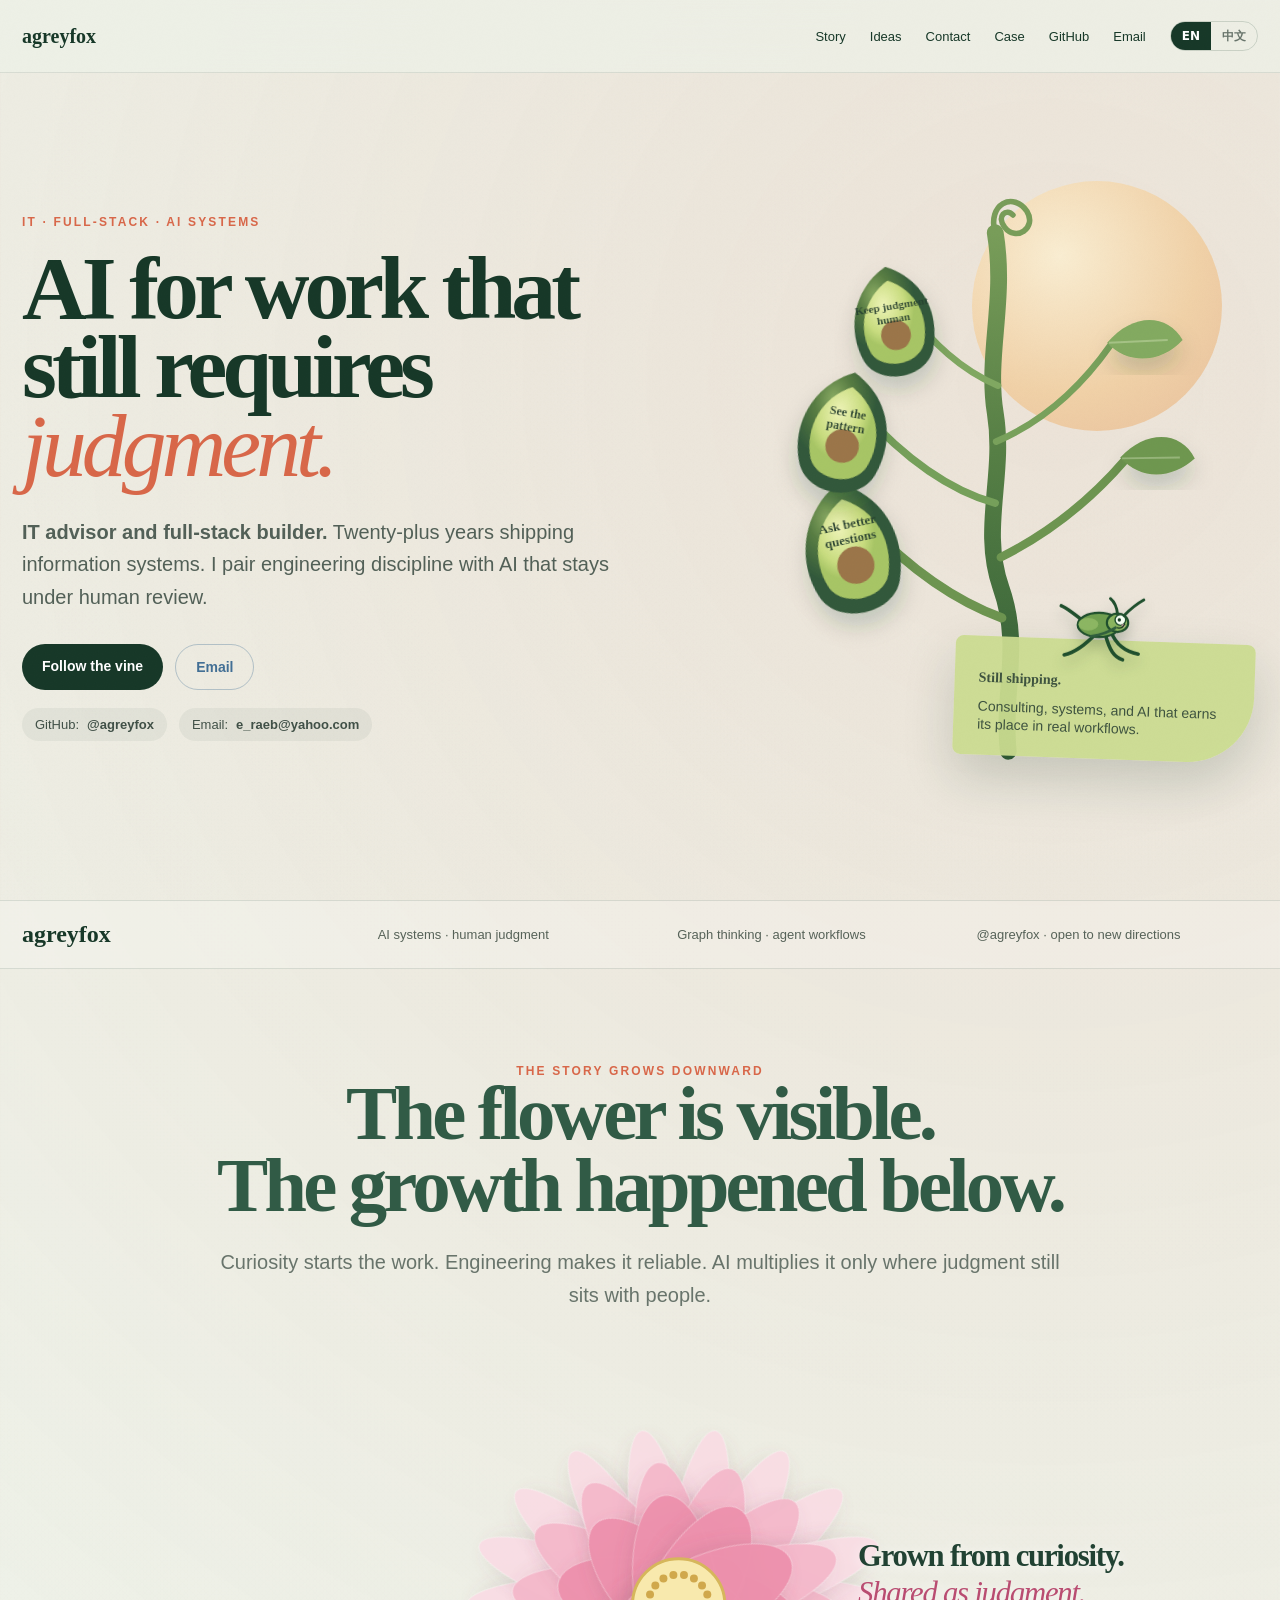
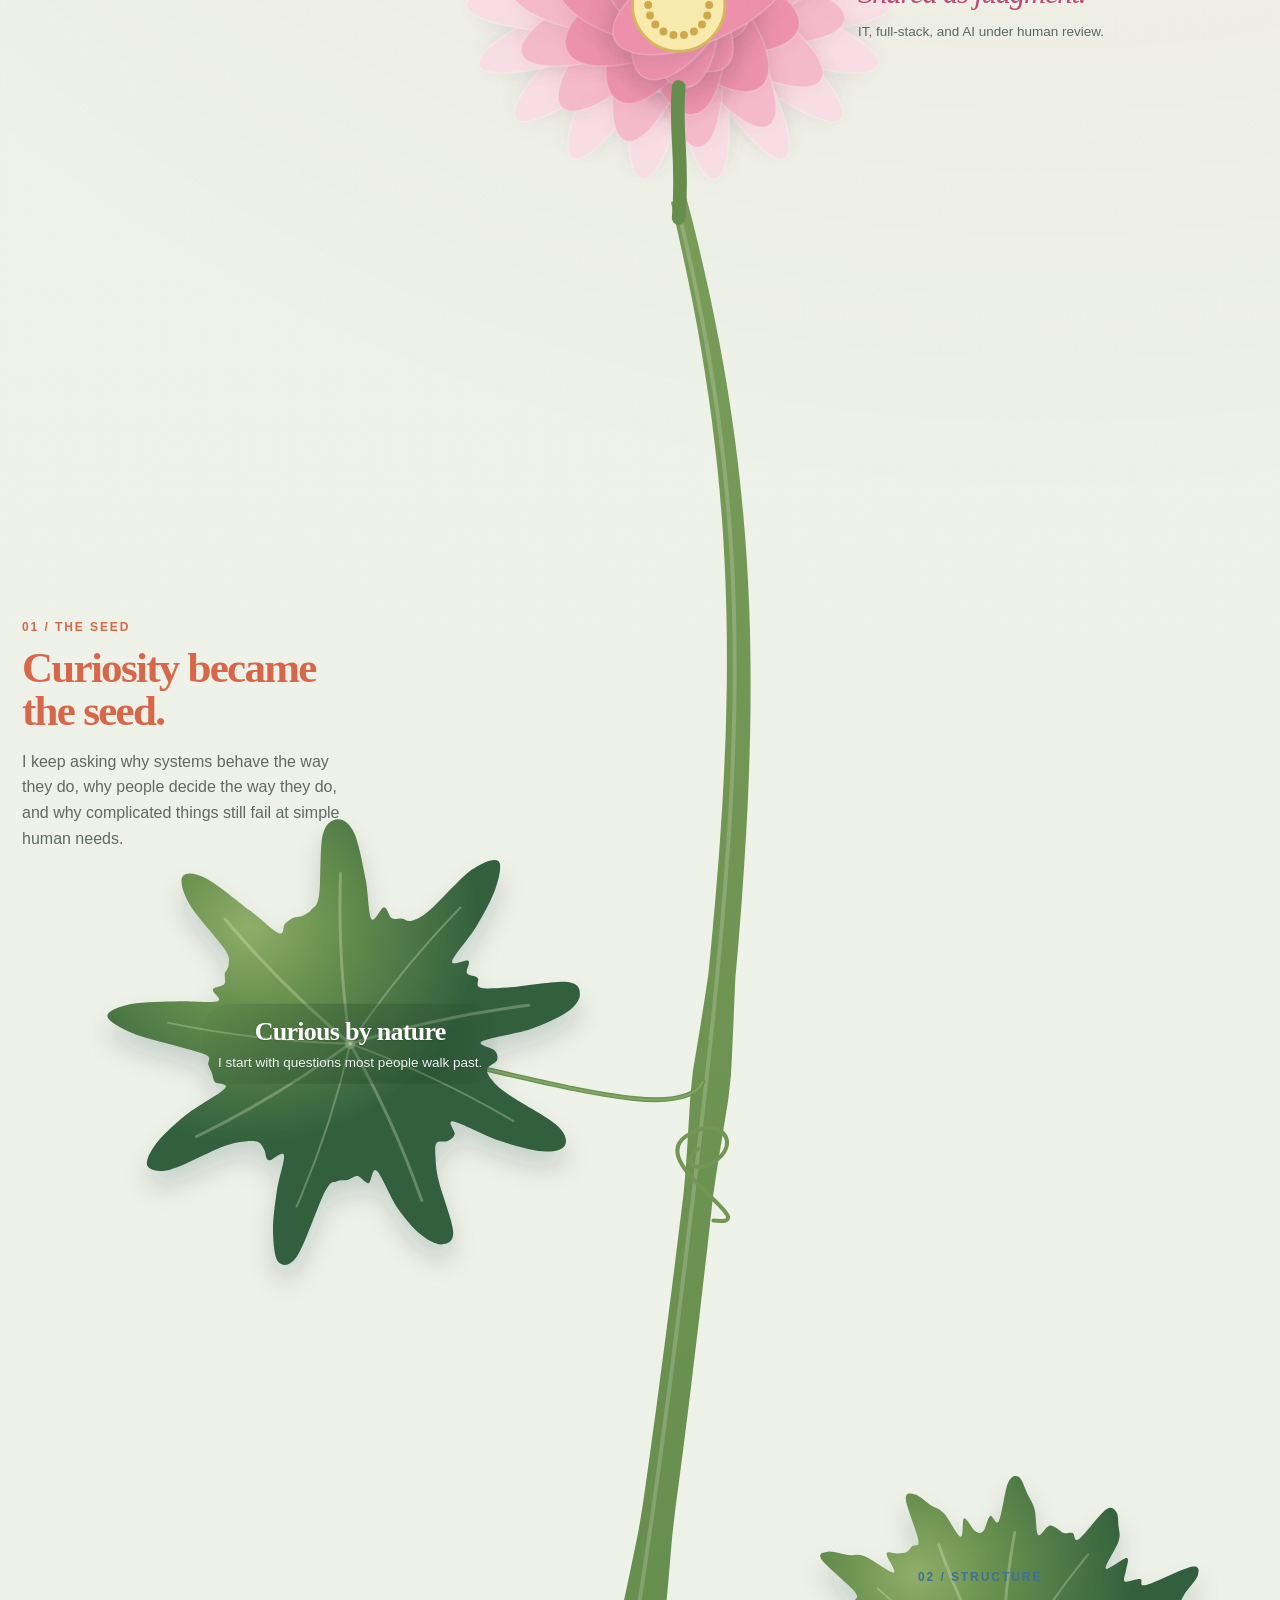
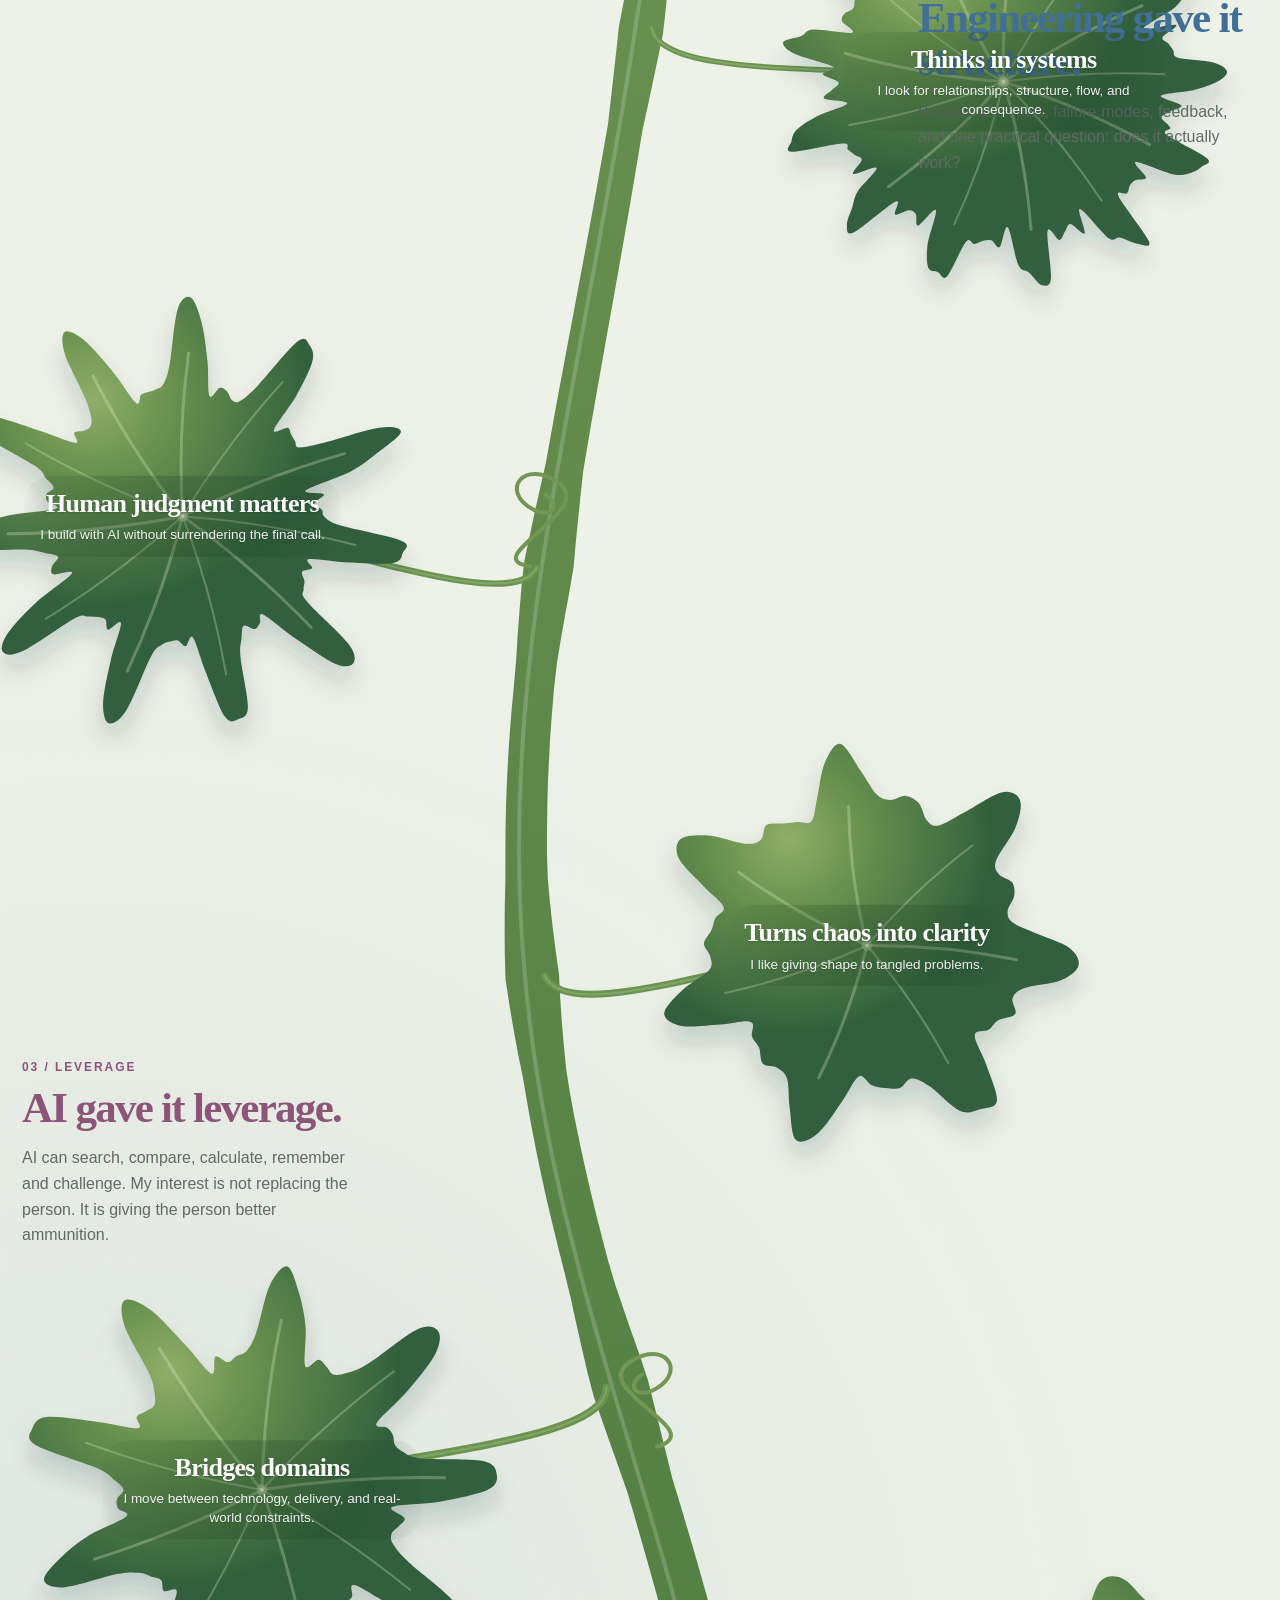
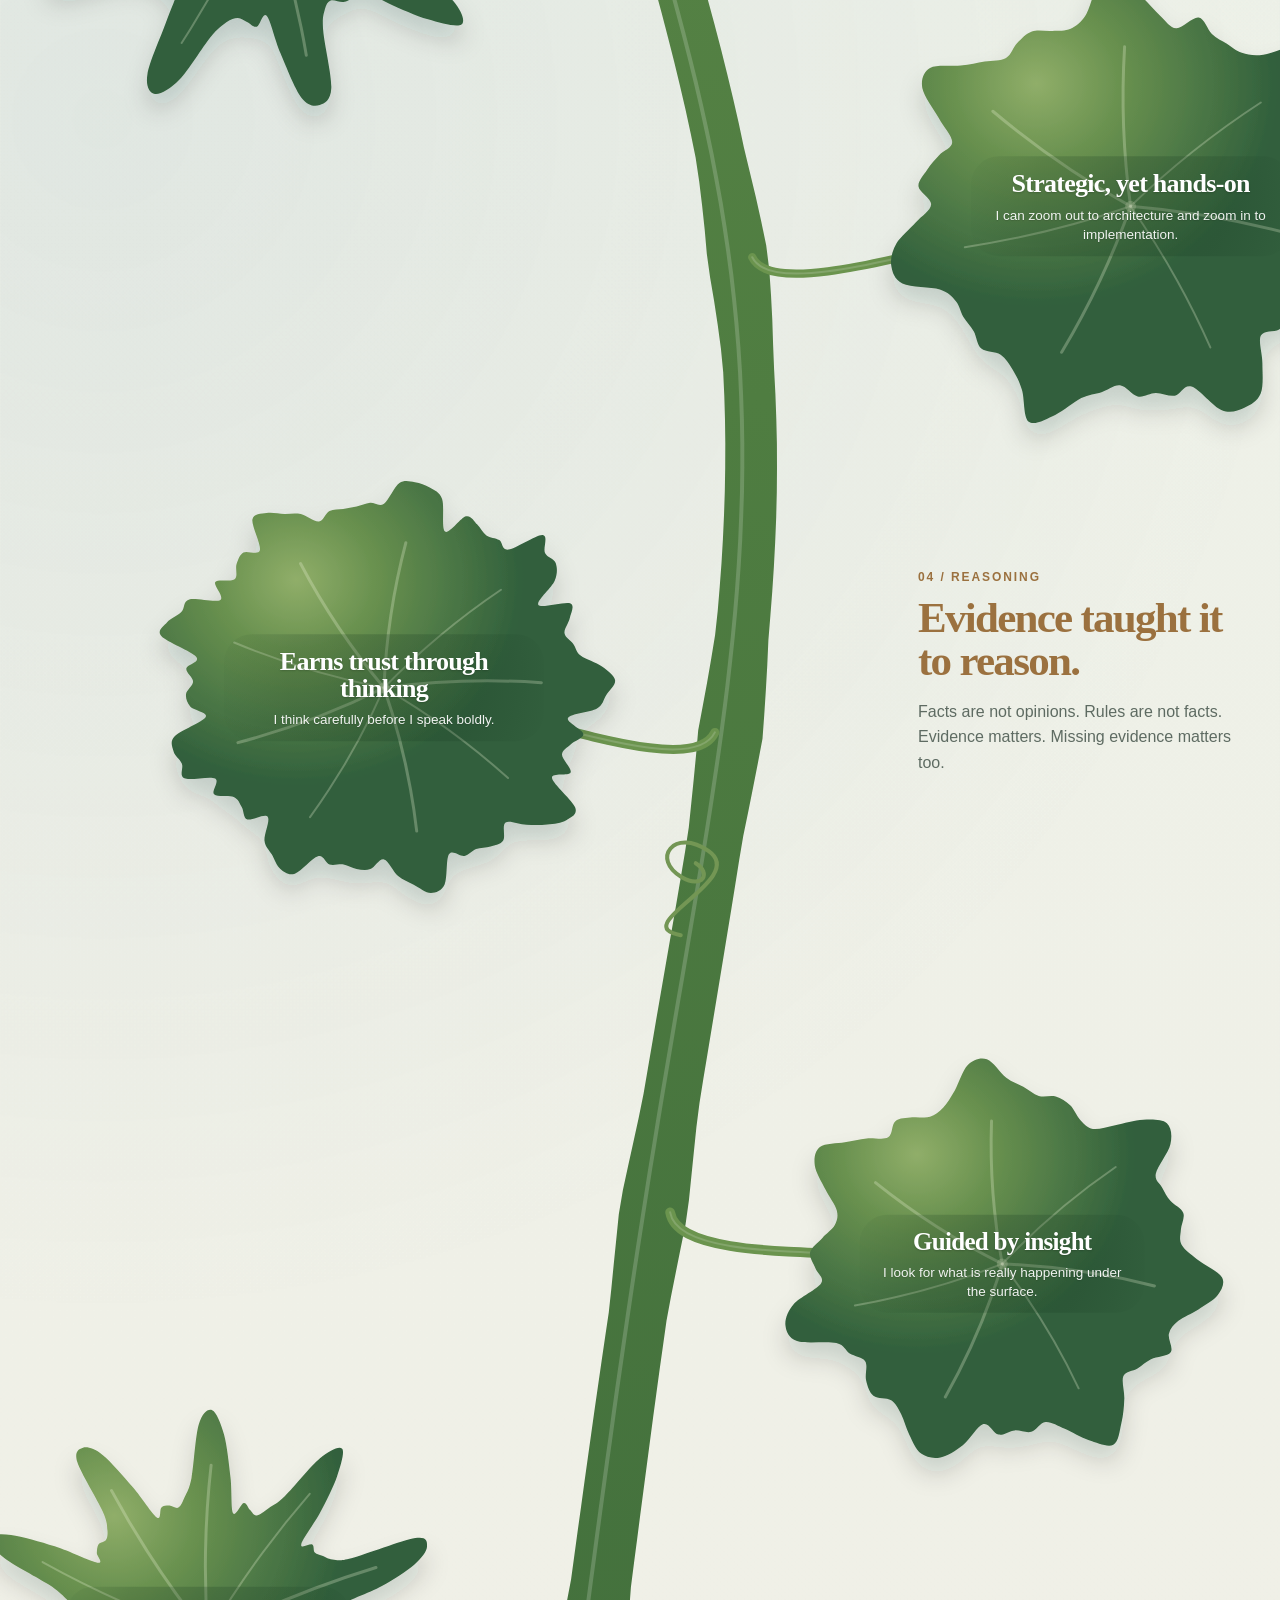
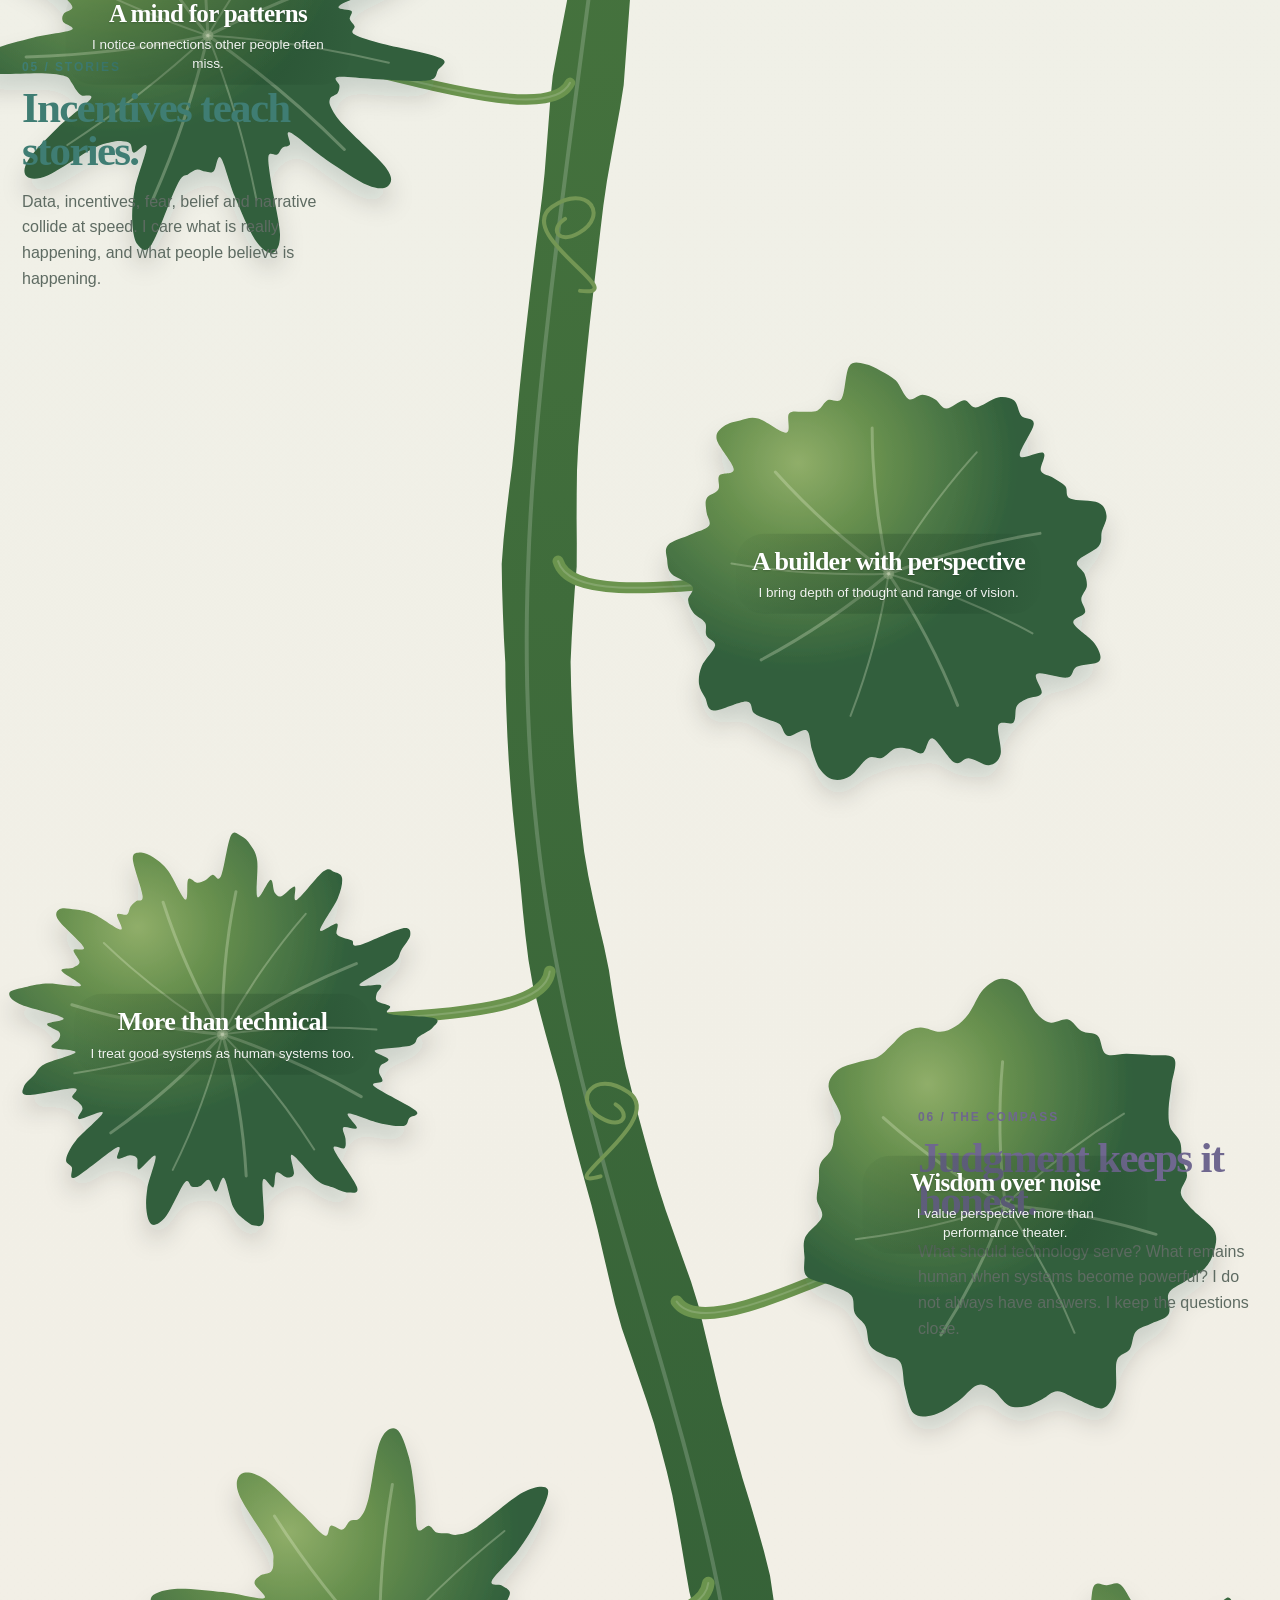
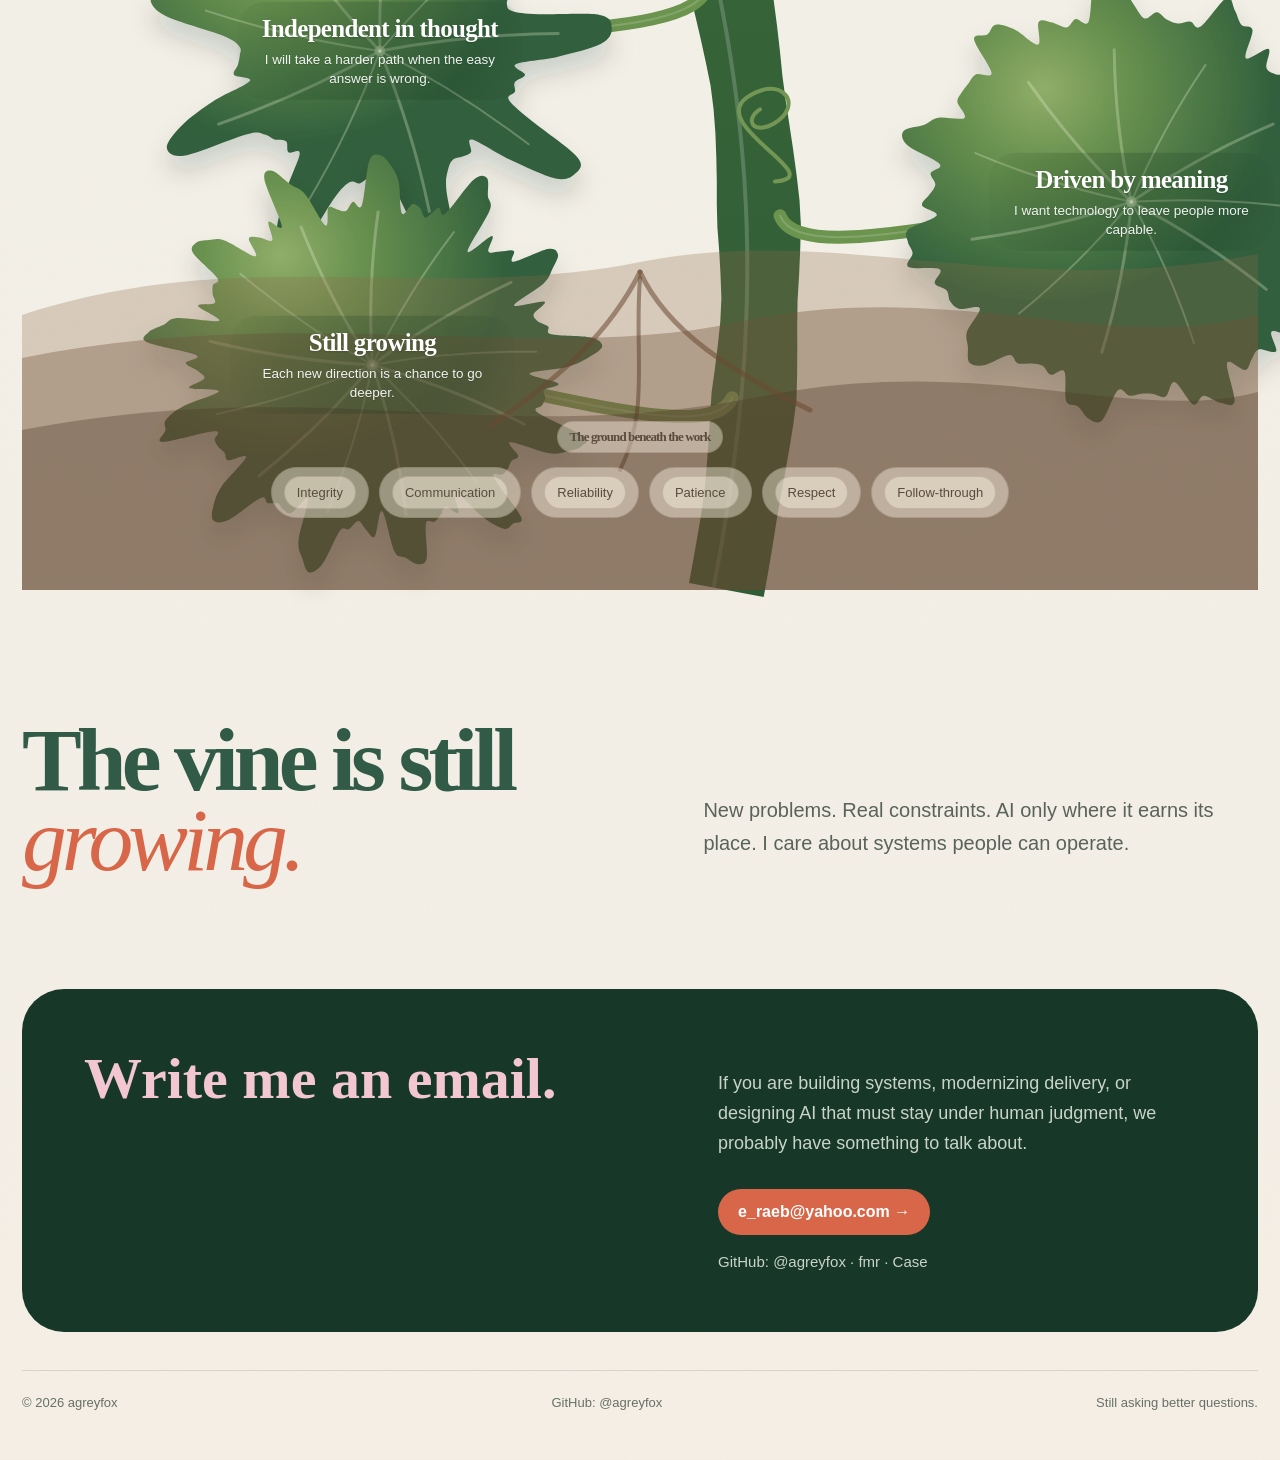
<file: backups/index.pre-overlap-fix.20260711.html>
<!doctype html>
<html lang="en">
<head>
<meta charset="utf-8">
<meta name="viewport" content="width=device-width,initial-scale=1">
<title>agreyfox - The Restless Vine</title>
<meta name="description" content="agreyfox：IT 顾问与全栈开发者。二十余年系统交付；做仍须人来判断的 AI 方案。">
<meta property="og:title" content="agreyfox - The Restless Vine">
<meta property="og:description" content="AI systems for work that still requires human judgment.">
<meta property="og:type" content="website">
<meta name="twitter:card" content="summary">
<meta name="theme-color" content="#edf1e8">
<link rel="preconnect" href="https://fonts.bunny.net" crossorigin>
<link href="https://fonts.bunny.net/css?family=noto-sans-sc:400,500,600,700|noto-serif-sc:500,600,700&display=swap" rel="stylesheet">
<style>
:root{
  --paper:#edf1e8;
  --paper-warm:#f5f0e7;
  --ink:#173828;
  --muted:#68746b;
  --coral:#d86749;
  --blue:#426f95;
  --plum:#8c5578;
  --bronze:#9b713f;
  --teal:#3f7d73;
  --violet:#6f678f;
  --stem:#38683f;
  --stem-light:#719653;
  --shadow:rgba(26,58,40,.18);
}
*{box-sizing:border-box}
html{scroll-behavior:smooth}
body{
  margin:0;color:var(--ink);overflow-x:hidden;
  background:
    radial-gradient(circle at 82% 4%,rgba(216,103,73,.11),transparent 19%),
    radial-gradient(circle at 8% 52%,rgba(66,111,149,.08),transparent 24%),
    linear-gradient(180deg,#eef2e9 0%,#edf1e8 48%,#f4eee5 100%);
  font-family:Inter,-apple-system,BlinkMacSystemFont,"Segoe UI",sans-serif;
}
body:before{
  content:"";position:fixed;inset:0;z-index:100;pointer-events:none;opacity:.08;
  background-image:url("data:image/svg+xml,%3Csvg xmlns='http://www.w3.org/2000/svg' width='160' height='160'%3E%3Cfilter id='n'%3E%3CfeTurbulence type='fractalNoise' baseFrequency='.9' numOctaves='2' stitchTiles='stitch'/%3E%3C/filter%3E%3Crect width='100%25' height='100%25' filter='url(%23n)' opacity='.15'/%3E%3C/svg%3E");
}
a{text-decoration:none;color:inherit}
html[lang="en"] .zh{display:none!important}
html[lang="zh-Hans"] .en{display:none!important}
.lang-toggle{display:inline-flex;border:1px solid rgba(23,56,40,.16);border-radius:999px;overflow:hidden;vertical-align:middle}
.lang-toggle button{border:0;background:transparent;padding:8px 11px;font:700 12px/1 system-ui,sans-serif;color:#68746b;cursor:pointer}
.lang-toggle button[aria-pressed="true"]{background:#173828;color:#fff}

.wrap{width:min(1260px,calc(100% - 44px));margin:auto}
nav{
  position:fixed;inset:0 0 auto;z-index:80;background:rgba(237,241,232,.72);
  backdrop-filter:blur(15px);border-bottom:1px solid rgba(23,56,40,.10)
}
.navin{height:72px;display:flex;align-items:center;justify-content:space-between}
.brand{font:700 20px/1 Georgia,serif}
.navlinks{display:flex;gap:24px;align-items:center;font-size:13px}
.navlinks a:last-child{background:var(--coral);color:#fff;padding:10px 16px;border-radius:999px}

.hero{
  min-height:100vh;padding:118px 0 62px;
  display:grid;grid-template-columns:1.02fr .98fr;gap:56px;align-items:center
}
.kicker{font-size:12px;font-weight:800;letter-spacing:.18em;text-transform:uppercase;color:var(--coral)}
.hero h1{font:700 clamp(58px,7vw,114px)/.88 Georgia,serif;letter-spacing:-.055em;margin:20px 0 30px}
.hero h1 em{font-weight:400;color:var(--coral)}
.hero p{font-size:20px;line-height:1.64;color:#526057;max-width:700px}
.hero-actions{display:flex;gap:12px;margin-top:30px;flex-wrap:wrap}
.button{padding:14px 20px;border-radius:999px;font-weight:750;font-size:14px;background:var(--ink);color:#fff}
.button.ghost{background:transparent;border:1px solid rgba(66,111,149,.35);color:var(--blue)}
.handle-row{margin-top:18px;display:flex;gap:12px;flex-wrap:wrap}
.handle-pill{display:inline-flex;align-items:center;gap:8px;padding:9px 13px;border-radius:999px;background:rgba(23,56,40,.055);font-size:13px;color:#405047}

.hero-art{height:650px;position:relative}
.hero-art .sun{
  position:absolute;width:250px;height:250px;border-radius:50%;right:36px;top:28px;
  background:radial-gradient(circle at 35% 30%,#fff1ce,#f2c890 58%,#e5ad7f);opacity:.68
}
.hero-art svg{position:absolute;inset:0;width:100%;height:100%}
.hero-note{
  position:absolute;right:4px;bottom:44px;width:300px;padding:22px 24px;
  background:rgba(203,220,145,.94);border-radius:8px 8px 66px 8px;transform:rotate(2deg);
  box-shadow:0 22px 50px var(--shadow)
}
.hero-note b{display:block;font:700 28px/1.05 Georgia,serif;margin-bottom:10px}
.hero-note span{font-size:14px;color:#3e533f}

.identity-strip{
  border-top:1px solid rgba(23,56,40,.12);border-bottom:1px solid rgba(23,56,40,.12);
  padding:20px 0;background:rgba(255,255,255,.18)
}
.identity-grid{display:grid;grid-template-columns:1.2fr repeat(3,1fr);gap:18px;align-items:center}
.identity-grid strong{font-family:Georgia,serif;font-size:24px}
.identity-grid span{font-size:13px;color:#566258}

.intro{text-align:center;max-width:860px;margin:0 auto;padding:95px 0 58px}
.intro h2{font:700 clamp(50px,6vw,92px)/.94 Georgia,serif;letter-spacing:-.05em;margin:0 0 24px;color:#315b46}
.intro p{font-size:20px;line-height:1.64;color:var(--muted)}

.story-stage{position:relative;min-height:7200px}
#plantSvg{position:absolute;inset:0;width:100%;height:100%;overflow:visible}

.flower-quote{
  /* Sit to the RIGHT of the pink flower — no overlap with bloom */
  position:absolute;
  left:calc(50% + min(210px, 22vw));
  right:auto;
  top:200px;
  transform:translateY(-50%);
  width:min(300px, 32vw);
  max-width:320px;
  text-align:left;
  z-index:26;
  pointer-events:none;
  box-sizing:border-box;
  padding:0 4px 0 8px;
}
.flower-quote .line{
  font:700 clamp(22px,2.4vw,34px)/1.2 Georgia,serif;
  letter-spacing:-.04em;color:#214233;
  text-shadow:0 2px 14px rgba(255,255,255,.88)
}
.flower-quote .line em{font-weight:400;color:#b94c71}
.flower-quote .sub{
  margin:10px 0 0;font-size:13.5px;color:#59675f;line-height:1.45;
  max-width:100%;text-shadow:0 1px 10px rgba(255,255,255,.9)
}
.soil-labels{
  position:absolute;left:50%;bottom:72px;transform:translateX(-50%);z-index:28;
  width:min(840px,calc(100% - 40px));text-align:center;color:#4c453c;
}
.soil-labels h3{
  margin:0 0 14px;font:700 30px/1.05 Georgia,serif;letter-spacing:-.03em;color:#4a3b2b;
}
.soil-labels .soil-words{display:flex;justify-content:center;gap:10px;flex-wrap:wrap}
.soil-labels span{
  display:inline-block;padding:8px 12px;border-radius:999px;
  background:rgba(255,248,230,.42);border:1px solid rgba(88,65,42,.18);
  font-size:13px;color:#594c3d;
}

.story-copy{position:absolute;width:340px;z-index:20;--chapter-color:var(--coral)}
.story-copy.left{left:0}.story-copy.right{right:0}
.story-copy .n{font-size:12px;font-weight:800;letter-spacing:.16em;color:var(--chapter-color)}
.story-copy h3{
  font:700 43px/1.01 Georgia,serif;letter-spacing:-.04em;margin:12px 0 16px;
  color:var(--chapter-color)
}
.story-copy p{font-size:16px;line-height:1.6;color:#5e6b62;margin:0}
.story-copy.seed{--chapter-color:var(--coral)}
.story-copy.structure{--chapter-color:var(--blue)}
.story-copy.leverage{--chapter-color:var(--plum)}
.story-copy.reasoning{--chapter-color:var(--bronze)}
.story-copy.stories{--chapter-color:var(--teal)}
.story-copy.compass{--chapter-color:var(--violet)}

.leaf-content{
  position:absolute;z-index:25;transform:translate(-50%,-50%);pointer-events:none;
  display:flex;align-items:center;justify-content:center;text-align:center
}
.leaf-content .panel{
  padding:14px 16px 12px;max-width:100%;
  background:radial-gradient(circle at 50% 40%,rgba(16,49,27,.24),rgba(16,49,27,.17) 56%,rgba(16,49,27,.10) 76%,transparent 100%);
  border-radius:28px
}
.leaf-content h3{margin:0 0 8px;font:700 24px/1.05 Georgia,serif;letter-spacing:-.028em;color:#fff;text-shadow:0 1px 2px rgba(0,0,0,.18)}
.leaf-content p{margin:0;font-size:13.5px;line-height:1.42;color:rgba(255,255,255,.93);text-shadow:0 1px 1px rgba(0,0,0,.14)}
.leaf-content.small{width:220px}.leaf-content.small h3{font-size:21px}
.leaf-content.mid{width:250px}
.leaf-content.wide{width:285px}.leaf-content.wide h3{font-size:25px}
.leaf-content.xwide{width:320px}.leaf-content.xwide h3{font-size:26px}

.grasshopper{
  position:fixed;z-index:60;width:94px;height:68px;left:0;top:0;pointer-events:none;
  transform-origin:50% 72%;filter:drop-shadow(0 8px 7px rgba(23,56,35,.24))
}
.grasshopper svg{width:100%;height:100%;overflow:visible}
.jump-note{
  position:fixed;z-index:59;pointer-events:none;font-family:"Comic Sans MS","Bradley Hand",cursive;
  color:#406d44;font-size:14px;max-width:220px;opacity:0;transition:opacity .22s ease
}

.closing{padding:130px 0 50px;display:grid;grid-template-columns:1.06fr .94fr;gap:56px;align-items:end}
.closing h2{font:700 clamp(60px,7vw,108px)/.89 Georgia,serif;letter-spacing:-.055em;margin:0;color:#315b46}
.closing h2 em{font-weight:400;color:var(--coral)}
.closing p{font-size:20px;line-height:1.64;color:#59635a}
.contact{
  margin:60px 0 0;background:#173828;color:white;border-radius:42px;padding:62px;
  display:grid;grid-template-columns:1.1fr .9fr;gap:50px
}
.contact h3{font:700 58px/.95 Georgia,serif;margin:0;color:#f2c6d2}
.contact p{font-size:18px;line-height:1.65;color:#c9d3ca}
.contact a.mail{display:inline-block;margin-top:12px;padding:14px 20px;border-radius:999px;background:var(--coral);font-weight:750}
.github-line{margin-top:18px;color:#c9d3ca;font-size:15px}
footer{padding:38px 0 50px;font-size:13px;color:#677067}
.footer{border-top:1px solid rgba(24,54,37,.14);padding-top:24px;display:flex;justify-content:space-between;gap:12px;flex-wrap:wrap}

@media(max-width:950px){
  .hero{grid-template-columns:1fr}.hero-art{height:560px}
  .navlinks a:not(:last-child){display:none}
  .identity-grid{grid-template-columns:1fr 1fr}
  .story-copy{width:250px}.story-copy h3{font-size:32px}
  .leaf-content{transform:translate(-50%,-50%) scale(.84)}
  .flower-quote{
    left:calc(50% + 150px);top:190px;width:min(260px,36vw);max-width:280px;
    transform:translateY(-50%);text-align:left
  }
  .closing,.contact{grid-template-columns:1fr}
}
@media(max-width:680px){
  .identity-grid{grid-template-columns:1fr}
  .story-copy{width:44%}.story-copy h3{font-size:27px}.story-copy p{font-size:14px}
  .leaf-content{transform:translate(-50%,-50%) scale(.70)}
  .flower-quote{
    left:50%;top:auto;bottom:auto;
    /* below flower on small screens — still not overlapping center */
    top:340px;transform:translateX(-50%);
    width:min(300px,86vw);max-width:320px;text-align:center;padding:0
  }
  .flower-quote .line{font-size:22px;line-height:1.3}
  .flower-quote .sub{font-size:12px;margin-top:8px}
  .contact{padding:34px}
}
@media(prefers-reduced-motion:reduce){
  html{scroll-behavior:auto}
  .grasshopper,.jump-note{display:none!important}
}

/* ========== Chinese typography (lang=zh-Hans) ========== */
html[lang="zh-Hans"]{
  --zh-sans: "Noto Sans SC", "PingFang SC", "Hiragino Sans GB", "Microsoft YaHei UI", "Microsoft YaHei", "Heiti SC", sans-serif;
  --zh-serif: "Noto Serif SC", "Songti SC", "STSong", "SimSun", serif;
}
html[lang="zh-Hans"] body{
  font-family: var(--zh-sans);
  font-size: 16.5px;
  line-height: 1.85;
  letter-spacing: 0.03em;
  word-break: break-word;
  overflow-wrap: anywhere;
  text-rendering: optimizeLegibility;
  -webkit-font-smoothing: antialiased;
}
/* Latin brand mark keeps slightly tighter */
html[lang="zh-Hans"] .brand{
  font-family: Georgia, "Noto Serif SC", serif;
  letter-spacing: -0.02em;
}
html[lang="zh-Hans"] .kicker{
  font-family: var(--zh-sans);
  letter-spacing: 0.2em;
  font-weight: 600;
  font-size: 12px;
}
html[lang="zh-Hans"] .hero h1{
  font-family: var(--zh-serif);
  font-weight: 600;
  letter-spacing: 0.06em;
  line-height: 1.32;
  font-size: clamp(36px, 5.6vw, 68px);
  max-width: 12em;
}
html[lang="zh-Hans"] .hero h1 em{
  font-style: normal;
  font-weight: 700;
  border-bottom: 3px solid rgba(216,103,73,.45);
  padding-bottom: 0.02em;
}
html[lang="zh-Hans"] .hero p{
  font-family: var(--zh-sans);
  font-size: 17px;
  line-height: 1.9;
  letter-spacing: 0.04em;
  max-width: 36em;
  color: #4a554e;
}
html[lang="zh-Hans"] .button,
html[lang="zh-Hans"] .handle-pill{
  font-family: var(--zh-sans);
  letter-spacing: 0.06em;
  font-weight: 600;
}
html[lang="zh-Hans"] .hero-note b{
  font-family: var(--zh-serif);
  font-weight: 600;
  letter-spacing: 0.08em;
  line-height: 1.35;
  font-size: 24px;
}
html[lang="zh-Hans"] .hero-note span{
  font-family: var(--zh-sans);
  line-height: 1.7;
  letter-spacing: 0.04em;
  font-size: 13.5px;
}
html[lang="zh-Hans"] .intro h2{
  font-family: var(--zh-serif);
  font-weight: 600;
  letter-spacing: 0.08em;
  line-height: 1.35;
  font-size: clamp(36px, 5vw, 64px);
}
html[lang="zh-Hans"] .intro p{
  font-family: var(--zh-sans);
  font-size: 17px;
  line-height: 1.9;
  letter-spacing: 0.05em;
  max-width: 32em;
  margin-left: auto;
  margin-right: auto;
}
html[lang="zh-Hans"] .story-copy{
  width: min(340px, 42vw);
}
html[lang="zh-Hans"] .story-copy .n{
  font-family: var(--zh-sans);
  letter-spacing: 0.14em;
  font-weight: 700;
}
html[lang="zh-Hans"] .story-copy h3{
  font-family: var(--zh-serif);
  font-weight: 600;
  letter-spacing: 0.06em;
  line-height: 1.35;
  font-size: clamp(26px, 3.2vw, 34px);
  margin: 10px 0 14px;
}
html[lang="zh-Hans"] .story-copy p{
  font-family: var(--zh-sans);
  font-size: 15px;
  line-height: 1.85;
  letter-spacing: 0.04em;
  color: #556159;
}
html[lang="zh-Hans"] .story-copy .proof{
  font-family: var(--zh-sans);
  font-size: 12.5px;
  line-height: 1.65;
  letter-spacing: 0.03em;
  margin-top: 10px;
  display: block;
}
html[lang="zh-Hans"] .flower-quote .line{
  font-family: var(--zh-serif);
  font-weight: 600;
  letter-spacing: 0.1em;
  line-height: 1.4;
  font-size: clamp(26px, 3vw, 40px);
}
html[lang="zh-Hans"] .flower-quote .sub{
  font-family: var(--zh-sans);
  letter-spacing: 0.06em;
  line-height: 1.75;
  font-size: 13.5px;
  max-width: 22em;
}
html[lang="zh-Hans"] .flower-quote{
  width:min(280px, 30vw);max-width:300px
}

html[lang="zh-Hans"] .soil-labels h3{
  font-family: var(--zh-serif);
  font-weight: 600;
  letter-spacing: 0.12em;
  line-height: 1.4;
  font-size: 26px;
}
html[lang="zh-Hans"] .soil-labels span{
  font-family: var(--zh-sans);
  letter-spacing: 0.1em;
  font-size: 13px;
  font-weight: 500;
}
/* leaf text on vine - critical for CJK readability */
html[lang="zh-Hans"] .leaf-content .panel{
  padding: 12px 14px 11px;
  max-width: 100%;
}
html[lang="zh-Hans"] .leaf-content h3{
  font-family: var(--zh-sans) !important;
  font-weight: 700 !important;
  letter-spacing: 0.08em !important;
  line-height: 1.45 !important;
  font-size: 17px !important;
  margin: 0 0 6px !important;
  text-shadow: 0 1px 2px rgba(0,0,0,.22);
}
html[lang="zh-Hans"] .leaf-content p{
  font-family: var(--zh-sans) !important;
  font-weight: 500 !important;
  letter-spacing: 0.06em !important;
  line-height: 1.55 !important;
  font-size: 12.5px !important;
  text-shadow: 0 1px 1px rgba(0,0,0,.16);
}
html[lang="zh-Hans"] .leaf-content.small h3{font-size:16px !important}
html[lang="zh-Hans"] .leaf-content.mid h3{font-size:17px !important}
html[lang="zh-Hans"] .leaf-content.wide h3,
html[lang="zh-Hans"] .leaf-content.xwide h3{font-size:18px !important}
html[lang="zh-Hans"] .closing h2{
  font-family: var(--zh-serif);
  font-weight: 600;
  letter-spacing: 0.06em;
  line-height: 1.3;
  font-size: clamp(40px, 6vw, 72px);
}
html[lang="zh-Hans"] .closing p{
  font-family: var(--zh-sans);
  font-size: 17px;
  line-height: 1.9;
  letter-spacing: 0.04em;
}
html[lang="zh-Hans"] .contact h3{
  font-family: var(--zh-serif);
  font-weight: 600;
  letter-spacing: 0.08em;
  line-height: 1.25;
  font-size: clamp(36px, 5vw, 52px);
}
html[lang="zh-Hans"] .contact p,
html[lang="zh-Hans"] .contact .github-line,
html[lang="zh-Hans"] .contact .mail{
  font-family: var(--zh-sans);
  letter-spacing: 0.04em;
  line-height: 1.8;
}
html[lang="zh-Hans"] .contact p{font-size:16px}
html[lang="zh-Hans"] footer,
html[lang="zh-Hans"] .navlinks a,
html[lang="zh-Hans"] .lang-toggle button{
  font-family: var(--zh-sans);
  letter-spacing: 0.06em;
}
html[lang="zh-Hans"] .identity-grid strong{
  font-family: var(--zh-serif);
  letter-spacing: 0.04em;
}
html[lang="zh-Hans"] .identity-grid span{
  font-family: var(--zh-sans);
  letter-spacing: 0.04em;
  line-height: 1.55;
}
html[lang="zh-Hans"] .work-card h3{
  font-family: var(--zh-sans);
  letter-spacing: 0.04em;
}
html[lang="zh-Hans"] .work-card p,
html[lang="zh-Hans"] .work-card .go,
html[lang="zh-Hans"] .work-card .meta{
  font-family: var(--zh-sans);
  letter-spacing: 0.04em;
  line-height: 1.75;
}
html[lang="zh-Hans"] .linear-path h3{
  font-family: var(--zh-serif);
  letter-spacing: 0.06em;
  line-height: 1.4;
}
html[lang="zh-Hans"] .linear-path p{
  font-family: var(--zh-sans);
  letter-spacing: 0.04em;
  line-height: 1.8;
}
/* hop notes: readable Chinese */
html[lang="zh-Hans"] .jump-note{
  font-family: var(--zh-sans) !important;
  letter-spacing: 0.04em;
  line-height: 1.5;
  font-size: 13px;
}
@media(max-width:680px){
  html[lang="zh-Hans"] .hero h1{font-size:clamp(32px,9vw,44px); line-height:1.35}
  html[lang="zh-Hans"] .story-copy{width:46%}
  html[lang="zh-Hans"] .story-copy h3{font-size:22px}
  html[lang="zh-Hans"] .story-copy p{font-size:13.5px; line-height:1.75}
  html[lang="zh-Hans"] .leaf-content h3{font-size:15px !important}
  html[lang="zh-Hans"] .leaf-content p{font-size:11.5px !important; line-height:1.5 !important}
}

</style>
</head>
<body>
<nav>
  <div class="wrap navin">
    <div class="brand">agreyfox</div>
    <div class="navlinks">
      <a href="#story"><span class="en">Story</span><span class="zh">故事</span></a>
      <a href="#ideas"><span class="en">Ideas</span><span class="zh">方法</span></a>
      <a href="#contact"><span class="en">Contact</span><span class="zh">联系</span></a>
      <a href="case.html"><span class="en">Case</span><span class="zh">案例</span></a>
      <a href="https://github.com/agreyfox" target="_blank" rel="noreferrer">GitHub</a>
      <a href="mailto:e_raeb@yahoo.com"><span class="en">Email</span><span class="zh">邮件</span></a>
      <span class="lang-toggle" role="group" aria-label="Language">
        <button type="button" id="langEn" aria-pressed="true">EN</button>
        <button type="button" id="langZh" aria-pressed="false">中文</button>
      </span>
    </div>
  </div>
</nav>

<div class="wrap">
  <section class="hero">
    <div>
      <div class="kicker"><span class="en">IT · Full-stack · AI systems</span><span class="zh">IT 咨询 · 全栈开发 · AI</span></div>
      <h1><span class="en">AI for work that still requires <em>judgment.</em></span><span class="zh">在仍要<em>人拍板</em>的地方，用好 AI。</span></h1>
      <p><span class="en"><strong>IT advisor and full-stack builder.</strong> Twenty-plus years shipping information systems. I pair engineering discipline with AI that stays under human review.</span><span class="zh"><strong>我是 IT 顾问，也做全栈开发。</strong>做系统交付二十多年，现在把工程经验和 AI 结合起来：让机器提速，关键决定仍由人来做。</span></p>
      <div class="hero-actions">
        <a class="button" data-hop data-joke="first leaf, then another question." data-hop-y=".05" href="#story"><span class="en">Follow the vine</span><span class="zh">顺着往下看</span></a>
        <a class="button ghost" data-hop data-joke="email is still a surprisingly good protocol." data-hop-y=".05" href="mailto:e_raeb@yahoo.com"><span class="en">Email</span><span class="zh">发邮件</span></a>
      </div>
      <div class="handle-row">
        <span class="handle-pill" data-hop data-joke="yes, the fox is grey." data-hop-y=".05">GitHub: <strong>@agreyfox</strong></span>
        <span class="handle-pill" data-hop data-joke="direct line." data-hop-y=".05">Email: <strong>e_raeb@yahoo.com</strong></span>
      </div>
    </div>

    <div class="hero-art">
      <div class="sun"></div>
      <svg viewBox="0 0 620 650" aria-hidden="true">
        <defs>
          <linearGradient id="heroStem" x1="0" y1="1" x2="0" y2="0">
            <stop offset="0" stop-color="#315d36"/>
            <stop offset=".58" stop-color="#567f45"/>
            <stop offset="1" stop-color="#789d59"/>
          </linearGradient>
          <radialGradient id="avocadoSkin" cx="32%" cy="24%">
            <stop offset="0" stop-color="#88aa62"/>
            <stop offset=".42" stop-color="#587d43"/>
            <stop offset="1" stop-color="#31583a"/>
          </radialGradient>
          <radialGradient id="avocadoFlesh" cx="38%" cy="28%">
            <stop offset="0" stop-color="#edf3b6"/>
            <stop offset=".7" stop-color="#c8dc7f"/>
            <stop offset="1" stop-color="#a7c565"/>
          </radialGradient>
          <filter id="heroShadow" x="-40%" y="-40%" width="180%" height="180%">
            <feDropShadow dx="0" dy="14" stdDeviation="12" flood-color="#183625" flood-opacity=".18"/>
          </filter>
        </defs>

        <path d="M352 618 C345 555 367 507 344 442 C322 379 349 322 338 255 C328 193 350 134 338 62"
              fill="none" stroke="url(#heroStem)" stroke-width="18" stroke-linecap="round"/>

        <path d="M345 475 C296 457 247 423 201 375" fill="none" stroke="#6d9550" stroke-width="10" stroke-linecap="round"/>
        <path d="M338 352 C285 337 238 301 194 252" fill="none" stroke="#75a05a" stroke-width="8" stroke-linecap="round"/>
        <path d="M341 226 C301 209 271 180 244 145" fill="none" stroke="#80a861" stroke-width="7" stroke-linecap="round"/>

        <path d="M344 410 C394 385 439 350 477 306" fill="none" stroke="#6d9550" stroke-width="9" stroke-linecap="round"/>
        <path d="M339 286 C391 264 431 226 462 182" fill="none" stroke="#78a15b" stroke-width="7" stroke-linecap="round"/>
        <path d="M472 303 C500 273 537 274 552 304 C529 325 495 329 472 303Z" fill="#6e974f" filter="url(#heroShadow)"/>
        <path d="M458 180 C485 148 522 148 539 177 C517 201 481 205 458 180Z" fill="#83aa61" filter="url(#heroShadow)"/>
        <path d="M474 304 L536 303" stroke="rgba(240,248,219,.30)" stroke-width="2"/>
        <path d="M460 180 L523 177" stroke="rgba(240,248,219,.30)" stroke-width="2"/>

        <g transform="translate(184 397) rotate(-12)" filter="url(#heroShadow)">
          <path d="M0 -68 C45 -45 59 3 43 47 C30 82 -31 82 -45 48 C-62 6 -45 -46 0 -68Z" fill="url(#avocadoSkin)"/>
          <path d="M0 -50 C34 -31 44 5 32 39 C22 64 -22 64 -33 40 C-46 8 -34 -32 0 -50Z" fill="url(#avocadoFlesh)"/>
          <circle cx="0" cy="22" r="20" fill="#9b7449"/>
          <text x="0" y="-18" text-anchor="middle" font-family="Georgia,serif" font-size="14" font-weight="700" fill="#274331">Ask better</text>
          <text x="0" y="-2" text-anchor="middle" font-family="Georgia,serif" font-size="14" font-weight="700" fill="#274331">questions</text>
        </g>

        <g transform="translate(177 273) rotate(10)" filter="url(#heroShadow)">
          <path d="M0 -62 C42 -41 55 2 40 43 C27 76 -28 77 -42 44 C-58 5 -42 -42 0 -62Z" fill="url(#avocadoSkin)"/>
          <path d="M0 -46 C31 -29 42 4 30 35 C20 59 -20 60 -31 37 C-43 6 -31 -30 0 -46Z" fill="url(#avocadoFlesh)"/>
          <circle cx="0" cy="18" r="18" fill="#9b7449"/>
          <text x="0" y="-14" text-anchor="middle" font-family="Georgia,serif" font-size="13" font-weight="700" fill="#274331">See the</text>
          <text x="0" y="1" text-anchor="middle" font-family="Georgia,serif" font-size="13" font-weight="700" fill="#274331">pattern</text>
        </g>

        <g transform="translate(229 155) rotate(-9)" filter="url(#heroShadow)">
          <path d="M0 -57 C38 -38 50 0 37 38 C25 68 -25 69 -38 40 C-52 4 -38 -39 0 -57Z" fill="url(#avocadoSkin)"/>
          <path d="M0 -42 C29 -27 38 3 28 31 C18 52 -18 53 -29 33 C-40 5 -29 -27 0 -42Z" fill="url(#avocadoFlesh)"/>
          <circle cx="0" cy="17" r="16" fill="#9b7449"/>
          <text x="0" y="-11" text-anchor="middle" font-family="Georgia,serif" font-size="12" font-weight="700" fill="#274331">Keep judgment</text>
          <text x="0" y="3" text-anchor="middle" font-family="Georgia,serif" font-size="12" font-weight="700" fill="#274331">human</text>
        </g>

        <path d="M338 63 C329 30 358 18 372 39 C383 57 360 72 348 56 C339 44 350 35 357 43"
              fill="none" stroke="#789d59" stroke-width="6" stroke-linecap="round"/>
      </svg>
      <div class="hero-note" data-hop data-joke="ship, then refine." data-hop-y=".03">
        <b><span class="en">Still shipping.</span><span class="zh">还在交付。</span></b>
        <span class="en">Consulting, systems, and AI that earns its place in real workflows.</span><span class="zh">做咨询、建系统，也做能进业务的 AI。</span>
      </div>
    </div>
  </section>
</div>

<section class="identity-strip">
  <div class="wrap identity-grid">
    <strong data-hop data-joke="still easier to spell than a product roadmap." data-hop-y=".05">agreyfox</strong>
    <span data-hop data-joke="AI, but with adult supervision." data-hop-y=".05">AI systems · human judgment</span>
    <span data-hop data-joke="relations keep escaping tables." data-hop-y=".05">Graph thinking · agent workflows</span>
    <span data-hop data-joke="github.com/agreyfox" data-hop-y=".05">@agreyfox · open to new directions</span>
  </div>
</section>

<div class="wrap">
  <section class="intro" id="story" data-hop data-joke="the story is longer than the README." data-hop-y=".08">
    <div class="kicker"><span class="en">The story grows downward</span><span class="zh">往深处看</span></div>
    <h2><span class="en">The flower is visible.<br>The growth happened below.</span><span class="zh">看得见的是花，<br>长起来靠的是根。</span></h2>
    <p><span class="en">Curiosity starts the work. Engineering makes it reliable. AI multiplies it only where judgment still sits with people.</span><span class="zh">先问清楚问题，再用工程把它做稳；只有在仍须人来拍板的地方，才引入 AI。</span></p>
  </section>

  <section class="story-stage" id="ideas">
    <svg id="plantSvg" aria-hidden="true"></svg>

    <div class="flower-quote" data-hop data-joke="wisdom, now available in flower format." data-hop-y=".02">
      <div class="line"><span class="en">Grown from curiosity.<br><em>Shared as judgment.</em></span><span class="zh">长自好奇，<br><em>成于判断。</em></span></div>
      <div class="sub"><span class="en">IT, full-stack, and AI under human review.</span><span class="zh">IT、全栈开发，以及始终由人把关的 AI。</span></div>
    </div>

    <div class="story-copy left seed" style="top:830px" data-hop data-joke="question first. confidence later." data-hop-y=".04">
      <div class="n">01 / THE SEED</div>
      <h3><span class="en">Curiosity became the seed.</span><span class="zh">好奇是那颗种子。</span></h3>
      <p><span class="en">I keep asking why systems behave the way they do, why people decide the way they do, and why complicated things still fail at simple human needs.</span><span class="zh">我会追问：系统为什么这样跑，人为什么这样决定，复杂方案又为什么总在最简单的需求上翻车。</span></p>
    </div>
    <div class="story-copy right structure" style="top:1780px" data-hop data-joke="structure: the polite name for controlled obsession." data-hop-y=".04">
      <div class="n">02 / STRUCTURE</div>
      <h3><span class="en">Engineering gave it structure.</span><span class="zh">用工程搭好结构。</span></h3>
      <p><span class="en">Boundaries, flows, failure modes, feedback, and one practical question: does it actually work?</span><span class="zh">边界、流程、故障与反馈，最后只问一句：上线了，它还能不能用？</span></p>
    </div>
    <div class="story-copy left leverage" style="top:2870px" data-hop data-joke="leverage is nice. brakes are also nice." data-hop-y=".04">
      <div class="n">03 / LEVERAGE</div>
      <h3><span class="en">AI gave it leverage.</span><span class="zh">把 AI 当杠杆用。</span></h3>
      <p><span class="en">AI can search, compare, calculate, remember and challenge. My interest is not replacing the person. It is giving the person better ammunition.</span><span class="zh">AI 能检索、对比、计算、记忆，也能提出质疑。我要的不是取代人，而是让人手里有更好的工具。</span></p>
    </div>
    <div class="story-copy right reasoning" style="top:3980px" data-hop data-joke="objection noted. evidence requested." data-hop-y=".04">
      <div class="n">04 / REASONING</div>
      <h3><span class="en">Evidence taught it to reason.</span><span class="zh">用证据来想清楚。</span></h3>
      <p><span class="en">Facts are not opinions. Rules are not facts. Evidence matters. Missing evidence matters too.</span><span class="zh">事实不是观点，规则也不是事实。有证据很重要，没有证据同样说明问题。</span></p>
    </div>
    <div class="story-copy left stories" style="top:5070px" data-hop data-joke="the chart moved. everyone wrote a story." data-hop-y=".04">
      <div class="n">05 / STORIES</div>
      <h3><span class="en">Incentives teach stories.</span><span class="zh">激励会改写故事。</span></h3>
      <p><span class="en">Data, incentives, fear, belief and narrative collide at speed. I care what is really happening, and what people believe is happening.</span><span class="zh">数据、利益、情绪和说法常常缠在一起。我既看实际发生了什么，也看人们以为发生了什么。</span></p>
    </div>
    <div class="story-copy right compass" style="top:6120px" data-hop data-joke="existential detour. back in five minutes." data-hop-y=".04">
      <div class="n">06 / THE COMPASS</div>
      <h3><span class="en">Judgment keeps it honest.</span><span class="zh">靠判断保持诚实。</span></h3>
      <p><span class="en">What should technology serve? What remains human when systems become powerful? I do not always have answers. I keep the questions close.</span><span class="zh">技术为谁服务？系统越强，哪些事仍必须留给人？答案未必现成，但这些问题我会一直带着。</span></p>
    </div>

    <article class="leaf-content xwide" data-id="curious" data-hop data-joke="curiosity takes the scenic route" data-hop-y=".04"><div class="panel"><h3><span class="en">Curious by nature</span><span class="zh">保持好奇</span></h3><p><span class="en">I start with questions most people walk past.</span><span class="zh">从别人懒得问的问题问起。</span></p></div></article>
    <article class="leaf-content xwide" data-id="systems" data-hop data-joke="systems are where consequences hide" data-hop-y=".04"><div class="panel"><h3><span class="en">Thinks in systems</span><span class="zh">用系统看问题</span></h3><p><span class="en">I look for relationships, structure, flow, and consequence.</span><span class="zh">看关系、结构、流向，以及后果。</span></p></div></article>
    <article class="leaf-content xwide" data-id="judgmentTrait" data-hop data-joke="the final call still belongs to people" data-hop-y=".04"><div class="panel"><h3><span class="en">Human judgment matters</span><span class="zh">判断权在人</span></h3><p><span class="en">I build with AI without surrendering the final call.</span><span class="zh">用 AI 提速，最终决定仍自己做。</span></p></div></article>
    <article class="leaf-content xwide" data-id="clarityTrait" data-hop data-joke="untangle first, automate second" data-hop-y=".04"><div class="panel"><h3><span class="en">Turns chaos into clarity</span><span class="zh">把复杂说清楚</span></h3><p><span class="en">I like giving shape to tangled problems.</span><span class="zh">喜欢把缠成一团的问题理出形状。</span></p></div></article>
    <article class="leaf-content xwide" data-id="bridges" data-hop data-joke="another bridge? yes, probably useful" data-hop-y=".04"><div class="panel"><h3><span class="en">Bridges domains</span><span class="zh">跨界做事</span></h3><p><span class="en">I move between technology, delivery, and real-world constraints.</span><span class="zh">在技术、交付和现实限制之间来回切换。</span></p></div></article>
    <article class="leaf-content xwide" data-id="handsOn" data-hop data-joke="architecture is nicer when it can run" data-hop-y=".04"><div class="panel"><h3><span class="en">Strategic, yet hands-on</span><span class="zh">能定方向，也能动手</span></h3><p><span class="en">I can zoom out to architecture and zoom in to implementation.</span><span class="zh">既能看架构全貌，也能落到代码与细节。</span></p></div></article>
    <article class="leaf-content xwide" data-id="trust" data-hop data-joke="thinking carefully is underrated" data-hop-y=".04"><div class="panel"><h3><span class="en">Earns trust through thinking</span><span class="zh">靠想清楚赢得信任</span></h3><p><span class="en">I think carefully before I speak boldly.</span><span class="zh">先想明白，再把话说到位。</span></p></div></article>
    <article class="leaf-content wide" data-id="insight" data-hop data-joke="surface explanations are usually late" data-hop-y=".04"><div class="panel"><h3><span class="en">Guided by insight</span><span class="zh">看穿表象</span></h3><p><span class="en">I look for what is really happening under the surface.</span><span class="zh">去找表面之下真正在发生的事。</span></p></div></article>
    <article class="leaf-content wide" data-id="patterns" data-hop data-joke="patterns keep leaving fingerprints" data-hop-y=".04"><div class="panel"><h3><span class="en">A mind for patterns</span><span class="zh">善于抓规律</span></h3><p><span class="en">I notice connections other people often miss.</span><span class="zh">容易看见别人漏掉的关联。</span></p></div></article>
    <article class="leaf-content xwide" data-id="perspective" data-hop data-joke="zoom out, then tighten the bolts" data-hop-y=".04"><div class="panel"><h3><span class="en">A builder with perspective</span><span class="zh">有视野的建设者</span></h3><p><span class="en">I bring depth of thought and range of vision.</span><span class="zh">把想得深和看得远带进每一次交付。</span></p></div></article>
    <article class="leaf-content xwide" data-id="humanSystems" data-hop data-joke="the humans are not edge cases" data-hop-y=".04"><div class="panel"><h3><span class="en">More than technical</span><span class="zh">不止是技术</span></h3><p><span class="en">I treat good systems as human systems too.</span><span class="zh">系统好不好，也取决于人怎么用。</span></p></div></article>
    <article class="leaf-content wide" data-id="wisdomTrait" data-hop data-joke="hype detected. tea recommended." data-hop-y=".04"><div class="panel"><h3><span class="en">Wisdom over noise</span><span class="zh">宁可有见识，不要凑热闹</span></h3><p><span class="en">I value perspective more than performance theater.</span><span class="zh">要有自己的视角，不要只会表演。</span></p></div></article>
    <article class="leaf-content wide" data-id="independent" data-hop data-joke="easy answers make him suspicious" data-hop-y=".04"><div class="panel"><h3><span class="en">Independent in thought</span><span class="zh">独立判断</span></h3><p><span class="en">I will take a harder path when the easy answer is wrong.</span><span class="zh">捷径不对时，宁可走更难、更对的路。</span></p></div></article>
    <article class="leaf-content wide" data-id="meaning" data-hop data-joke="useful is a higher compliment than flashy" data-hop-y=".04"><div class="panel"><h3><span class="en">Driven by meaning</span><span class="zh">在乎是否值得</span></h3><p><span class="en">I want technology to leave people more capable.</span><span class="zh">希望技术真能帮人把事做成。</span></p></div></article>
    <article class="leaf-content wide" data-id="growing" data-hop data-joke="still growing. inconveniently alive." data-hop-y=".04"><div class="panel"><h3><span class="en">Still growing</span><span class="zh">还在长</span></h3><p><span class="en">Each new direction is a chance to go deeper.</span><span class="zh">每个新方向，都是再想深一层的机会。</span></p></div></article>
    <div class="soil-labels" data-hop data-joke="roots first. fireworks later." data-hop-y=".08">
      <h3><span class="en">The ground beneath the work</span><span class="zh">工作的根基</span></h3>
      <div class="soil-words">
        <span><span class="en">Integrity</span><span class="zh">正直</span></span>
        <span><span class="en">Communication</span><span class="zh">沟通</span></span>
        <span><span class="en">Reliability</span><span class="zh">可靠</span></span>
        <span><span class="en">Patience</span><span class="zh">耐心</span></span>
        <span><span class="en">Respect</span><span class="zh">尊重</span></span>
        <span><span class="en">Follow-through</span><span class="zh">说到做到</span></span>
      </div>
    </div>
  </section>

  <section class="closing" data-hop data-joke="the vine refuses to call this a final release." data-hop-y=".03">
    <h2><span class="en">The vine is still <em>growing.</em></span><span class="zh">藤蔓还在<em>长。</em></span></h2>
    <p><span class="en">New problems. Real constraints. AI only where it earns its place. I care about systems people can operate.</span><span class="zh">面对新问题与真实约束；只有 AI 真能帮上忙时才用它。我关心的是，人接得住、维护得了的系统。</span></p>
  </section>

  <section class="contact" id="contact" data-hop data-joke="yes, humans may still contact humans directly." data-hop-y=".04">
    <h3><span class="en">Write me an email.</span><span class="zh">欢迎来信。</span></h3>
    <div>
      <p><span class="en">If you are building systems, modernizing delivery, or designing AI that must stay under human judgment, we probably have something to talk about.</span><span class="zh">如果你在做系统建设、交付改造，或需要「人来做最终判断」的 AI 方案，欢迎联系我。</span></p>
      <a class="mail" href="mailto:e_raeb@yahoo.com">e_raeb@yahoo.com →</a>
      <div class="github-line">GitHub: <a href="https://github.com/agreyfox" target="_blank" rel="noreferrer">@agreyfox</a>
        · <a href="https://agreyfox.github.io/fmr/">fmr</a>
        · <a href="case.html"><span class="en">Case</span><span class="zh">案例</span></a></div>
    </div>
  </section>
</div>

<div class="grasshopper" id="grasshopper" aria-hidden="true">
  <svg viewBox="0 0 132 90">
    <g>
      <path d="M56 48 C49 66,34 76,18 79" fill="none" stroke="#1f4f2d" stroke-width="5" stroke-linecap="round"/>
      <path d="M64 52 C58 74,52 83,40 87" fill="none" stroke="#1f4f2d" stroke-width="5" stroke-linecap="round"/>
      <path d="M77 50 C94 68,107 77,122 80" fill="none" stroke="#1f4f2d" stroke-width="5" stroke-linecap="round"/>
      <path d="M82 43 C103 26,116 15,126 11" fill="none" stroke="#1f4f2d" stroke-width="5" stroke-linecap="round"/>
      <ellipse cx="73" cy="38" rx="30" ry="17" fill="#6f9f4f" stroke="#1f4f2d" stroke-width="3"/>
      <ellipse cx="47" cy="35" rx="15" ry="13" fill="#8ab45f" stroke="#1f4f2d" stroke-width="3"/>
      <ellipse cx="88" cy="37" rx="14" ry="9" fill="#93bb67" opacity=".8"/>
      <circle cx="43" cy="31" r="7.5" fill="#f5fff2" stroke="#1f4f2d" stroke-width="2"/>
      <circle cx="44.5" cy="31" r="2.4" fill="#173822" id="eyeLid"/>
      <circle cx="39" cy="39" r="2.5" fill="#f1a9ba" opacity=".8"/>
      <path d="M38 25 C27 14,19 8,10 3" fill="none" stroke="#1f4f2d" stroke-width="4" stroke-linecap="round" id="antA"/>
      <path d="M47 23 C48 13,51 6,57 1" fill="none" stroke="#1f4f2d" stroke-width="4" stroke-linecap="round" id="antB"/>
      <path d="M50 42 C59 48,66 51,84 54" fill="none" stroke="#315f3e" stroke-width="4" stroke-linecap="round"/>
      <path d="M37 37 C39 41,43 43,47 42" fill="none" stroke="#173822" stroke-width="2" stroke-linecap="round"/>
    </g>
  </svg>
</div>
<div class="jump-note" id="jumpNote"></div>

<footer>
  <div class="wrap footer">
    <span>© <span id="year">2026</span> agreyfox</span>
    <span>GitHub: <a href="https://github.com/agreyfox" target="_blank" rel="noreferrer">@agreyfox</a></span>
    <span class="en">Still asking better questions.</span>
    <span class="zh">继续追问更好的问题。</span>
  </div>
</footer>

<script>
(() => {
  "use strict";
  const NS="http://www.w3.org/2000/svg";
  const stage=document.querySelector(".story-stage");
  const svg=document.getElementById("plantSvg");
  const hopper=document.getElementById("grasshopper");
  const note=document.getElementById("jumpNote");
  const antA=document.getElementById("antA");
  const antB=document.getElementById("antB");
  const eye=document.getElementById("eyeLid");
  const reduced=window.matchMedia("(prefers-reduced-motion: reduce)").matches;

  const leaves=[
    {id:"curious",t:.13,side:1,type:"castor",r:235,lobes:9,rot:-3},
    {id:"systems",t:.21,side:-1,type:"chrysanthemum",r:230,lobes:13,rot:4},
    {id:"judgmentTrait",t:.29,side:1,type:"castor",r:225,lobes:11,rot:2},
    {id:"clarityTrait",t:.35,side:-1,type:"palmate",r:215,lobes:7,rot:-7},
    {id:"bridges",t:.41,side:1,type:"castor",r:235,lobes:9,rot:6},
    {id:"handsOn",t:.48,side:-1,type:"broad",r:245,lobes:7,rot:-2},
    {id:"trust",t:.55,side:1,type:"serrated",r:225,lobes:9,rot:8},
    {id:"insight",t:.62,side:-1,type:"broad",r:220,lobes:7,rot:-4},
    {id:"patterns",t:.69,side:1,type:"castor",r:235,lobes:11,rot:1},
    {id:"perspective",t:.76,side:-1,type:"serrated",r:225,lobes:9,rot:-6},
    {id:"humanSystems",t:.82,side:1,type:"chrysanthemum",r:220,lobes:13,rot:5},
    {id:"wisdomTrait",t:.87,side:-1,type:"soft",r:220,lobes:7,rot:-1},
    {id:"independent",t:.91,side:1,type:"castor",r:230,lobes:9,rot:4},
    {id:"meaning",t:.945,side:-1,type:"serrated",r:235,lobes:11,rot:-6},
    {id:"growing",t:.972,side:1,type:"chrysanthemum",r:235,lobes:13,rot:2}
  ];

  const clamp=(v,a,b)=>Math.max(a,Math.min(b,v));
  const lerp=(a,b,t)=>a+(b-a)*t;
  const random=(a,b)=>a+Math.random()*(b-a);
  const TOP=410;

  function centerline(t,w,h){
    const y=TOP+t*(h-TOP);
    const x=w*.5+Math.sin(t*Math.PI*4.6+.2)*w*.084+Math.sin(t*Math.PI*8.7+1.15)*w*.016;
    return {x,y};
  }
  function tangent(t,w,h){
    const e=.0005;
    const a=centerline(clamp(t-e,0,1),w,h),b=centerline(clamp(t+e,0,1),w,h);
    const dx=b.x-a.x,dy=b.y-a.y,l=Math.hypot(dx,dy)||1;
    return {x:dx/l,y:dy/l};
  }
  function normal(t,w,h){const q=tangent(t,w,h);return{x:-q.y,y:q.x}}
  function vineHalfWidth(t){return 8+30*Math.pow(t,.77)}
  function pathFromPoints(points,close=false){
    if(!points.length)return"";
    let d=`M ${points[0].x.toFixed(1)} ${points[0].y.toFixed(1)}`;
    for(let i=1;i<points.length;i++)d+=` L ${points[i].x.toFixed(1)} ${points[i].y.toFixed(1)}`;
    return d+(close?" Z":"");
  }
  function catmullRomClosed(points){
    if(points.length<3)return pathFromPoints(points,true);
    let d="";
    for(let i=0;i<points.length;i++){
      const p0=points[(i-1+points.length)%points.length],p1=points[i],p2=points[(i+1)%points.length],p3=points[(i+2)%points.length];
      if(i===0)d=`M ${p1.x.toFixed(1)} ${p1.y.toFixed(1)}`;
      const c1={x:p1.x+(p2.x-p0.x)/6,y:p1.y+(p2.y-p0.y)/6};
      const c2={x:p2.x-(p3.x-p1.x)/6,y:p2.y-(p3.y-p1.y)/6};
      d+=` C ${c1.x.toFixed(1)} ${c1.y.toFixed(1)}, ${c2.x.toFixed(1)} ${c2.y.toFixed(1)}, ${p2.x.toFixed(1)} ${p2.y.toFixed(1)}`;
    }
    return d+" Z";
  }
  function seeded(seed){let s=seed>>>0;return()=>((s=Math.imul(1664525,s)+1013904223>>>0)/4294967296)}
  function leafShape(cfg,center){
    const rnd=seeded([...cfg.id].reduce((a,c)=>a+c.charCodeAt(0),0));
    const pts=[],lobes=cfg.lobes,steps=lobes*10,base=cfg.r,phase=-Math.PI/2+cfg.rot*Math.PI/180;
    for(let i=0;i<steps;i++){
      const a=phase+i/steps*Math.PI*2,major=Math.cos(lobes*(a-phase)),minor=Math.cos(lobes*2*(a-phase)+.9);
      let radius=base;
      if(cfg.type==="castor")radius*=.58+.42*Math.max(0,major)+.05*Math.abs(minor);
      if(cfg.type==="palmate")radius*=.72+.26*Math.max(0,major)+.04*minor;
      if(cfg.type==="broad")radius*=.83+.16*Math.max(0,major)+.025*minor;
      if(cfg.type==="serrated")radius*=.82+.13*Math.max(0,major)+.08*Math.abs(minor);
      if(cfg.type==="chrysanthemum")radius*=.68+.22*Math.max(0,major)+.10*Math.abs(minor);
      if(cfg.type==="soft")radius*=.84+.12*Math.max(0,major)+.018*minor;
      radius*=.96+rnd()*.07;
      const squash=cfg.type==="soft"?1.05:.93;
      pts.push({x:center.x+Math.cos(a)*radius,y:center.y+Math.sin(a)*radius*squash});
    }
    return pts;
  }
  function addPath(d,attrs={}){
    const p=document.createElementNS(NS,"path");p.setAttribute("d",d);
    Object.entries(attrs).forEach(([k,v])=>p.setAttribute(k,v));svg.appendChild(p);return p
  }
  function addCircle(cx,cy,r,attrs={}){
    const c=document.createElementNS(NS,"circle");c.setAttribute("cx",cx);c.setAttribute("cy",cy);c.setAttribute("r",r);
    Object.entries(attrs).forEach(([k,v])=>c.setAttribute(k,v));svg.appendChild(c);return c
  }
  function addEllipse(cx,cy,rx,ry,attrs={}){
    const e=document.createElementNS(NS,"ellipse");e.setAttribute("cx",cx);e.setAttribute("cy",cy);e.setAttribute("rx",rx);e.setAttribute("ry",ry);
    Object.entries(attrs).forEach(([k,v])=>e.setAttribute(k,v));svg.appendChild(e);return e
  }

  function drawEpiphyllum(W,H){
    const c=centerline(0,W,H);
    const cx=c.x,cy=215;
    const flowerRadius=Math.min(W*.255,330);
    const scale=flowerRadius/300;
    const layers=[
      {count:18,rx:28*scale,ry:132*scale,radius:70*scale,fill:"#f9dce4",alpha:.92},
      {count:14,rx:34*scale,ry:112*scale,radius:47*scale,fill:"#f4b8ca",alpha:.94},
      {count:10,rx:40*scale,ry:92*scale,radius:25*scale,fill:"#ed91ad",alpha:.96}
    ];
    layers.forEach((layer,li)=>{
      for(let i=0;i<layer.count;i++){
        const a=(i/layer.count)*Math.PI*2+(li*.10);
        const px=cx+Math.cos(a)*layer.radius,py=cy+Math.sin(a)*layer.radius*.52;
        const rot=a*180/Math.PI+90;
        const petal=addEllipse(px,py,layer.rx,layer.ry,{
          fill:layer.fill,opacity:String(layer.alpha),transform:`rotate(${rot} ${px} ${py})`,filter:"url(#petalShadow)"
        });
        petal.setAttribute("stroke","rgba(255,255,255,.32)");
        petal.setAttribute("stroke-width","1");
      }
    });
    addCircle(cx,cy,44*scale,{fill:"#f8e9ad",stroke:"#d6b65b","stroke-width":"3"});
    for(let i=0;i<18;i++){
      const a=i/18*Math.PI*2;
      addCircle(cx+Math.cos(a)*29*scale,cy+Math.sin(a)*29*scale,3.8*scale,{fill:"#d0a84c"});
    }

    // The flower remains pure: mature expression at the tip of the vine.
    // The flower receptacle continues into the main vine.
    addPath(`M ${cx} ${cy+78*scale} C ${cx-4} ${cy+122*scale}, ${c.x+5} ${TOP-42}, ${c.x} ${TOP+18}`,{
      fill:"none",stroke:"#678d4c","stroke-width":String(13*scale),"stroke-linecap":"round"
    });
  }

  function drawSoil(W,H){
    const y=H-330;
    addPath(`M 0 ${y+55} C ${W*.18} ${y-18}, ${W*.33} ${y+44}, ${W*.50} ${y+2} C ${W*.66} ${y-38}, ${W*.80} ${y+42}, ${W} ${y-6} L ${W} ${H} L 0 ${H} Z`,
      {fill:"#8b6a4a",opacity:".28"});
    addPath(`M 0 ${y+98} C ${W*.22} ${y+42}, ${W*.42} ${y+105}, ${W*.58} ${y+62} C ${W*.75} ${y+16}, ${W*.88} ${y+96}, ${W} ${y+55} L ${W} ${H} L 0 ${H} Z`,
      {fill:"#6f5139",opacity:".36"});
    addPath(`M 0 ${y+170} C ${W*.25} ${y+112}, ${W*.38} ${y+190}, ${W*.60} ${y+136} C ${W*.78} ${y+92}, ${W*.9} ${y+165}, ${W} ${y+132} L ${W} ${H} L 0 ${H} Z`,
      {fill:"#4e3828",opacity:".34"});
    // simple roots entering ground
    const rootX=W*.5;
    addPath(`M ${rootX} ${y+12} C ${rootX-30} ${y+72}, ${rootX-80} ${y+118}, ${rootX-150} ${y+166}`,{fill:"none",stroke:"#6b4a32","stroke-width":"5","stroke-linecap":"round",opacity:".55"});
    addPath(`M ${rootX} ${y+12} C ${rootX+28} ${y+72}, ${rootX+92} ${y+112}, ${rootX+170} ${y+150}`,{fill:"none",stroke:"#6b4a32","stroke-width":"5","stroke-linecap":"round",opacity:".55"});
    addPath(`M ${rootX} ${y+18} C ${rootX-6} ${y+95}, ${rootX+10} ${y+150}, ${rootX-20} ${y+210}`,{fill:"none",stroke:"#5a3c29","stroke-width":"4","stroke-linecap":"round",opacity:".5"});
  }

  function buildPlant(){
    const W=stage.clientWidth,H=stage.clientHeight;
    svg.setAttribute("viewBox",`0 0 ${W} ${H}`);
    svg.innerHTML=`
      <defs>
        <linearGradient id="vineGrad" x1="0" y1="0" x2="0" y2="1">
          <stop offset="0" stop-color="#789b58"/><stop offset=".5" stop-color="#4f7d41"/><stop offset="1" stop-color="#315d36"/>
        </linearGradient>
        <radialGradient id="leafGrad" cx=".30" cy=".24">
          <stop offset="0" stop-color="#90ae69"/><stop offset=".35" stop-color="#69914f"/><stop offset="1" stop-color="#305f3c"/>
        </radialGradient>
        <filter id="leafShadow" x="-30%" y="-30%" width="160%" height="160%">
          <feDropShadow dx="0" dy="16" stdDeviation="12" flood-color="#183625" flood-opacity=".16"/>
        </filter>
        <filter id="petalShadow" x="-50%" y="-50%" width="200%" height="200%">
          <feDropShadow dx="0" dy="12" stdDeviation="12" flood-color="#7a5663" flood-opacity=".22"/>
        </filter>
      </defs>`;

    const left=[],right=[],samples=280;
    for(let i=0;i<=samples;i++){
      const t=i/samples,c=centerline(t,W,H),n=normal(t,W,H);
      let hw=vineHalfWidth(t);
      for(const leaf of leaves){const d=Math.abs(t-leaf.t);if(d<.015)hw+=5.5*(1-d/.015)}
      left.push({x:c.x+n.x*hw,y:c.y+n.y*hw});
      right.push({x:c.x-n.x*hw,y:c.y-n.y*hw});
    }
    addPath(pathFromPoints([...left,...right.reverse()],true),{fill:"url(#vineGrad)"});

    const shine=[];
    for(let i=0;i<=samples;i++){
      const t=i/samples,c=centerline(t,W,H),n=normal(t,W,H),hw=vineHalfWidth(t);
      shine.push({x:c.x+n.x*hw*.34,y:c.y+n.y*hw*.34});
    }
    addPath(pathFromPoints(shine),{fill:"none",stroke:"rgba(255,255,255,.18)","stroke-width":"4","stroke-linecap":"round"});

    drawEpiphyllum(W,H);

    leaves.forEach((leaf,index)=>{
      const c=centerline(leaf.t,W,H),tan=tangent(leaf.t,W,H),n=normal(leaf.t,W,H);
      const sideN={x:n.x*leaf.side,y:n.y*leaf.side};
      const dist=leaf.r*1.34+48+(index%3)*10;
      const center={x:c.x+sideN.x*dist,y:c.y+sideN.y*dist};
      leaf.center=center;

      const p0={x:c.x+sideN.x*vineHalfWidth(leaf.t)*.58,y:c.y+sideN.y*vineHalfWidth(leaf.t)*.58};
      const p1={x:p0.x+tan.x*54+sideN.x*18,y:p0.y+tan.y*54+sideN.y*18};
      const p2={x:center.x-sideN.x*(leaf.r*.58),y:center.y-sideN.y*(leaf.r*.58)};
      const petiole=`M ${p0.x} ${p0.y} C ${p1.x} ${p1.y}, ${p2.x} ${p2.y}, ${center.x} ${center.y}`;
      addPath(petiole,{fill:"none",stroke:"#6b944e","stroke-width":String(Math.max(5,10*(.35+leaf.t))),"stroke-linecap":"round"});
      addPath(petiole,{fill:"none",stroke:"rgba(255,255,255,.16)","stroke-width":"2","stroke-linecap":"round"});

      addPath(catmullRomClosed(leafShape(leaf,center)),{fill:"url(#leafGrad)",filter:"url(#leafShadow)"});
      const phase=-Math.PI/2+leaf.rot*Math.PI/180;
      for(let k=0;k<leaf.lobes;k++){
        const a=phase+k/leaf.lobes*Math.PI*2,len=leaf.r*(leaf.type==="castor"?.78:.70);
        const end={x:center.x+Math.cos(a)*len,y:center.y+Math.sin(a)*len*.93};
        addPath(`M ${center.x} ${center.y} Q ${(center.x+end.x)/2+Math.sin(a)*8} ${(center.y+end.y)/2-Math.cos(a)*8} ${end.x} ${end.y}`,
          {fill:"none",stroke:"rgba(236,245,214,.28)","stroke-width":k%2===0?"3":"2","stroke-linecap":"round"});
      }
      addCircle(center.x,center.y,5.5,{fill:"rgba(225,240,194,.30)"});
      const dom=document.querySelector(`[data-id="${leaf.id}"]`);
      dom.style.left=center.x+"px";dom.style.top=center.y+"px";
    });

    [.15,.29,.42,.58,.72,.85,.94].forEach((t,i)=>{
      const c=centerline(t,W,H),n=normal(t,W,H),s=i%2?1:-1;
      const x=c.x+n.x*s*18,y=c.y+n.y*s*18;
      const d=`M ${x} ${y}
               C ${x+n.x*s*56} ${y+n.y*s*56}, ${x+68*s} ${y-56}, ${x+28*s} ${y-84}
               C ${x-7*s} ${y-108}, ${x-30*s} ${y-76}, ${x+1*s} ${y-58}
               C ${x+22*s} ${y-46}, ${x+31*s} ${y-62}, ${x+15*s} ${y-72}`;
      addPath(d,{fill:"none",stroke:"#739654","stroke-width":"4","stroke-linecap":"round"});
    });

    drawSoil(W,H);
  }

  const hopTargets=[...document.querySelectorAll("[data-hop]")];
  const state={mode:"RESTING",target:null,lastJump:0,lastScroll:0,timer:null,dir:1};

  function visibilityRatio(el){
    const r=el.getBoundingClientRect(),vw=innerWidth,vh=innerHeight;
    const iw=Math.max(0,Math.min(r.right,vw)-Math.max(r.left,0));
    const ih=Math.max(0,Math.min(r.bottom,vh)-Math.max(r.top,0));
    return(iw*ih)/Math.max(1,r.width*r.height)
  }
  function anchorPoint(el){
    const r=el.getBoundingClientRect();
    const x=Number(el.dataset.hopX||.5),y=Number(el.dataset.hopY||.06);
    return{x:r.left+r.width*x,y:r.top+r.height*y}
  }
  function setHopper(p,dir=1,rot=0,sx=1,sy=1){
    hopper.style.left=p.x+"px";hopper.style.top=p.y+"px";
    hopper.style.transform=`translate(-50%,-62%) scaleX(${dir*sx}) scaleY(${sy}) rotate(${rot}deg)`
  }
  function showNote(text,p,dir){
    note.textContent=text||"hmm.";
    note.style.left=(p.x+(dir>0?54:-205))+"px";note.style.top=(p.y-62)+"px";note.style.opacity=.92
  }
  function hideNote(){note.style.opacity=0}
  function sleep(ms){return new Promise(r=>setTimeout(r,ms))}
  function animate(ms,fn){
    return new Promise(resolve=>{
      const s=performance.now();
      function tick(now){const t=clamp((now-s)/ms,0,1);fn(t);if(t<1)requestAnimationFrame(tick);else resolve()}
      requestAnimationFrame(tick)
    })
  }
  async function antennaTwitch(){
    antA.animate([{transform:"rotate(0deg)"},{transform:"rotate(-16deg)"},{transform:"rotate(8deg)"},{transform:"rotate(0deg)"}],{duration:260,transformOrigin:"38px 25px"});
    antB.animate([{transform:"rotate(0deg)"},{transform:"rotate(13deg)"},{transform:"rotate(-7deg)"},{transform:"rotate(0deg)"}],{duration:260,transformOrigin:"47px 23px"});
    await sleep(280)
  }
  async function blink(){
    eye.animate([{transform:"scaleY(1)"},{transform:"scaleY(.08)"},{transform:"scaleY(1)"}],{duration:170,transformOrigin:"44px 31px"});
    await sleep(190)
  }
  async function idlePersonality(){
    if(state.mode!=="RESTING"||!state.target)return;
    const p=anchorPoint(state.target),roll=Math.random();
    if(roll<.35)await blink();
    else if(roll<.70)await antennaTwitch();
    else await animate(320,t=>setHopper({x:p.x,y:p.y-Math.sin(Math.PI*t)*5},state.dir,Math.sin(t*Math.PI*2)*3,1,1))
  }
  function visibleCandidates(){
    return hopTargets.filter(el=>{
      if(el===state.target)return false;
      const r=el.getBoundingClientRect(),ratio=visibilityRatio(el);
      return ratio>.48&&r.bottom>70&&r.top<innerHeight-40
    })
  }
  function chooseTarget(){
    const current=state.target?anchorPoint(state.target):{x:innerWidth/2,y:innerHeight/2};
    const candidates=visibleCandidates();
    if(!candidates.length)return null;
    const scored=candidates.map(el=>{
      const p=anchorPoint(el);
      const otherSide=(p.x-innerWidth/2)*(current.x-innerWidth/2)<0?2.05:1;
      const distance=Math.hypot(p.x-current.x,p.y-current.y);
      const sweet=distance>180&&distance<950?1.7:1;
      return{el,score:otherSide*sweet*(.7+Math.random()*1.3)}
    });
    const total=scored.reduce((s,x)=>s+x.score,0);
    let pick=Math.random()*total;
    for(const item of scored){pick-=item.score;if(pick<=0)return item.el}
    return scored[scored.length-1].el
  }
  async function jump(target){
    if(state.mode!=="RESTING"||!target)return;
    state.mode="ANTICIPATING";
    const from=state.target?anchorPoint(state.target):{x:innerWidth*.5,y:innerHeight*.7};
    let to=anchorPoint(target);
    const dir=to.x>=from.x?1:-1;
    state.dir=dir;hideNote();

    const behavior=["normal","boing","hesitate","overshoot","sideways","loop"][Math.floor(Math.random()*6)];
    if(behavior==="hesitate"){
      showNote("...that one?",from,dir);await antennaTwitch();await sleep(380);
      await animate(170,t=>setHopper({x:from.x-dir*14*t,y:from.y},dir,-8*t,1,1));await sleep(160)
    }else{
      if(Math.random()<.45)await blink();
      await antennaTwitch();await sleep(random(160,420))
    }

    await animate(150,t=>{
      const s=Math.sin(Math.PI*t);
      setHopper(from,dir,0,1+.12*s,1-.22*s)
    });

    state.mode="JUMPING";
    const duration=behavior==="boing"?980:behavior==="loop"?1050:behavior==="sideways"?880:820;
    const apex=behavior==="boing"?225:behavior==="loop"?175:135;

    await animate(duration,t=>{
      to=anchorPoint(target);
      let u=t<.5?2*t*t:1-Math.pow(-2*t+2,2)/2;
      let extraX=0,extraY=0,rot=0;
      if(behavior==="overshoot")u=t<.82?1.10*(t/.82):1.10-.10*((t-.82)/.18);
      if(behavior==="sideways"){extraX=Math.sin(Math.PI*t*2)*80*dir;extraY=Math.sin(Math.PI*t*2.2)*22}
      if(behavior==="loop"){extraX=Math.sin(Math.PI*t*2)*95*dir;extraY=-Math.sin(Math.PI*t)*45;rot=Math.sin(Math.PI*t*2)*34}
      const x=lerp(from.x,to.x,u)+extraX;
      const y=lerp(from.y,to.y,u)-Math.sin(Math.PI*t)*apex+extraY;
      if(behavior!=="loop")rot=(Math.sin(Math.PI*t)*10+(u-.5)*10)*dir;
      setHopper({x,y},dir,rot,1-.07*Math.sin(Math.PI*t),1+.10*Math.sin(Math.PI*t))
    });

    state.mode="LANDING";to=anchorPoint(target);setHopper(to,dir,0,1,1);
    await animate(200,t=>{
      const s=Math.sin(Math.PI*t);
      setHopper(anchorPoint(target),dir,0,1+.08*s,1-.15*s)
    });

    showNote(behavior==="overshoot"?"overshot the requirement. classic.":(target.dataset.joke||"landed. mostly."),anchorPoint(target),dir);
    await sleep(random(650,1100));hideNote();

    state.target=target;state.lastJump=performance.now();state.mode="RESTING";scheduleNext()
  }
  function scheduleNext(){
    clearTimeout(state.timer);
    if(reduced||document.hidden)return;
    state.timer=setTimeout(async()=>{
      if(state.mode!=="RESTING"){scheduleNext();return}
      if(performance.now()-state.lastScroll<550){scheduleNext();return}
      if(Math.random()<.42){await idlePersonality();await sleep(random(450,1100))}
      const target=chooseTarget();
      if(target)jump(target);else scheduleNext()
    },random(1800,5400))
  }
  function stickToTarget(){
    if(state.mode==="RESTING"&&state.target){
      const p=anchorPoint(state.target);
      if(p.y>-120&&p.y<innerHeight+120)setHopper(p,state.dir,0,1,1)
    }
  }

  buildPlant();
  state.target=document.querySelector(".hero-note");
  state.dir=-1;
  setHopper(anchorPoint(state.target),state.dir,0,1,1);
  scheduleNext();

  let ticking=false;
  addEventListener("scroll",()=>{
    state.lastScroll=performance.now();
    if(!ticking){
      requestAnimationFrame(()=>{stickToTarget();ticking=false});
      ticking=true
    }
  },{passive:true});
  addEventListener("resize",()=>{buildPlant();stickToTarget()});
  document.addEventListener("visibilitychange",()=>{if(document.hidden)clearTimeout(state.timer);else scheduleNext()});
})();
</script>

<script>
(function(){
  var KEY="agreyfox-lang";
  function apply(lang){
    var zh = lang==="zh";
    document.documentElement.lang = zh ? "zh-Hans" : "en";
    var en=document.getElementById("langEn"), zhB=document.getElementById("langZh");
    if(en&&zhB){
      en.setAttribute("aria-pressed", zh?"false":"true");
      zhB.setAttribute("aria-pressed", zh?"true":"false");
    }
    try{localStorage.setItem(KEY, zh?"zh":"en");}catch(e){}
  }
  var s=null; try{s=localStorage.getItem(KEY);}catch(e){}
  apply(s==="zh"?"zh":"en");
  document.getElementById("langEn")&&document.getElementById("langEn").addEventListener("click",function(){apply("en");});
  document.getElementById("langZh")&&document.getElementById("langZh").addEventListener("click",function(){apply("zh");});
  var y=document.getElementById("year"); if(y) y.textContent=String(new Date().getFullYear());
})();
</script>

</body>
</html>
</file>
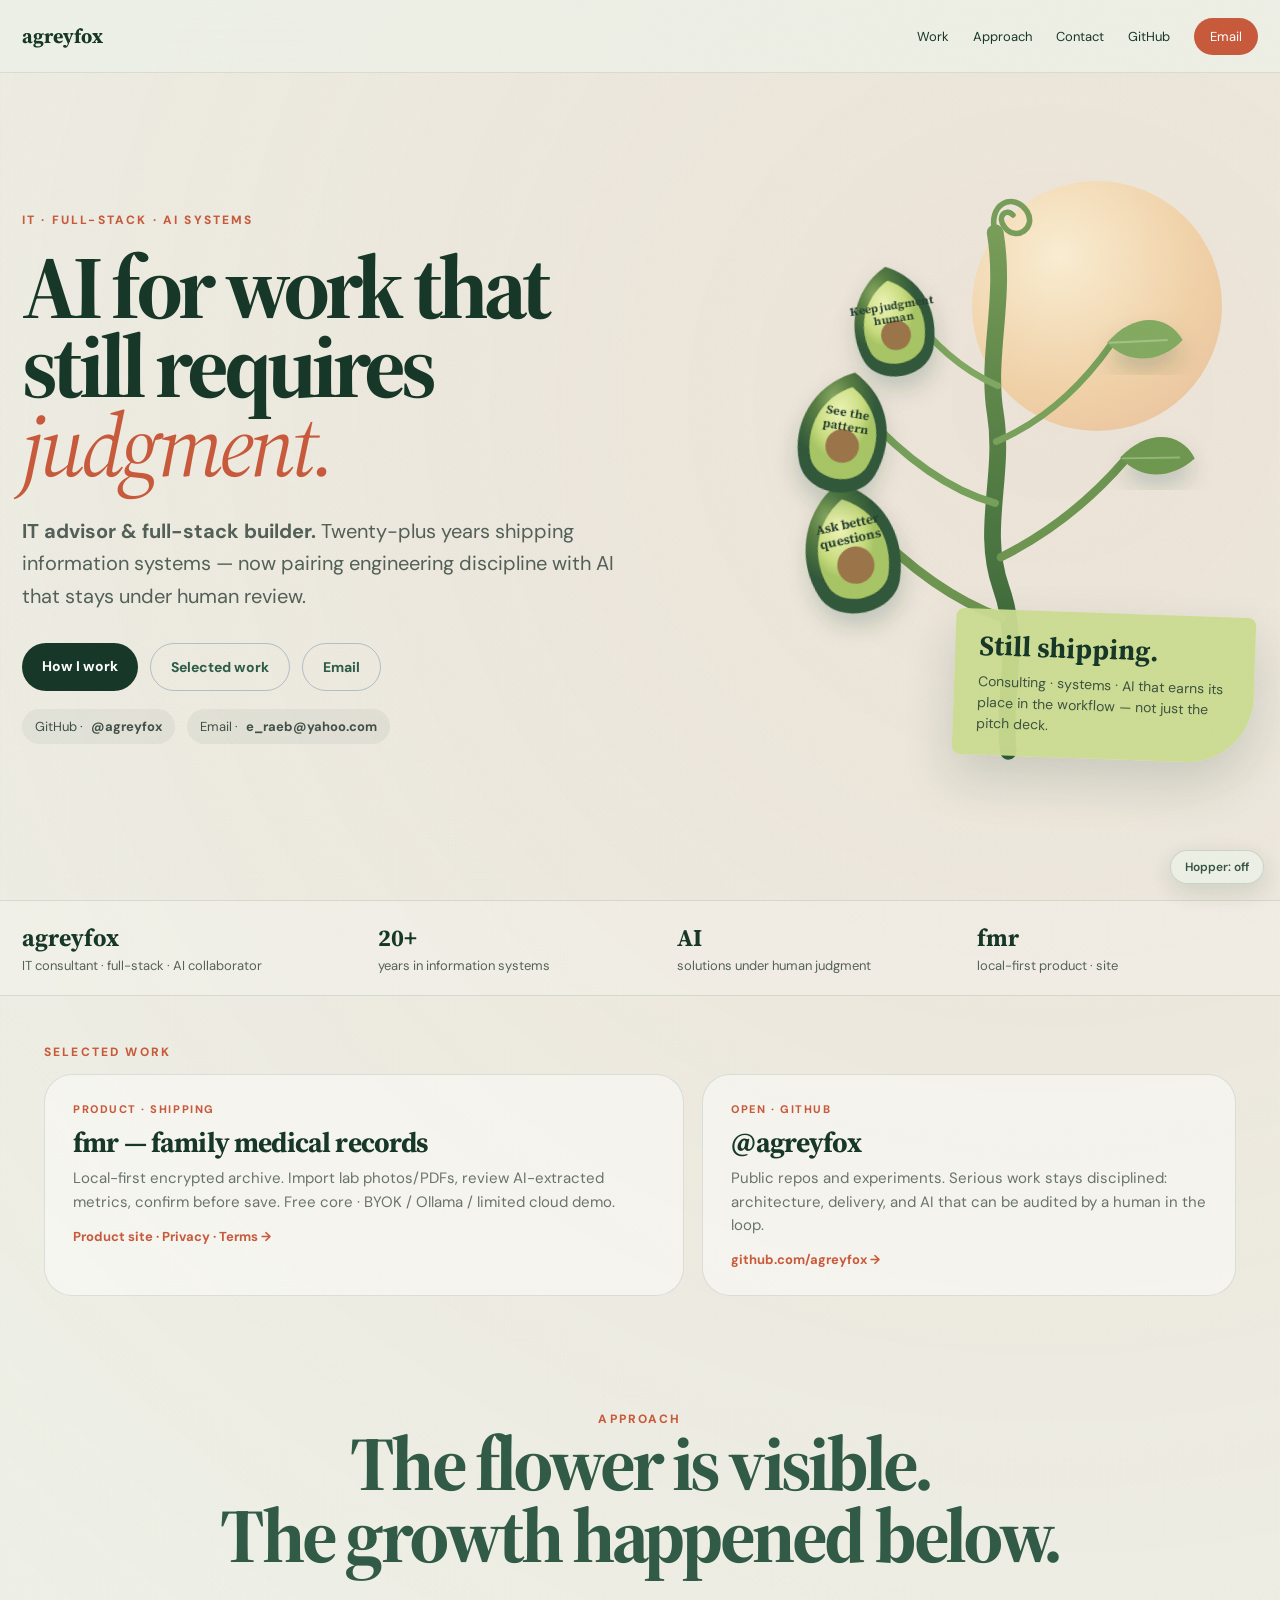
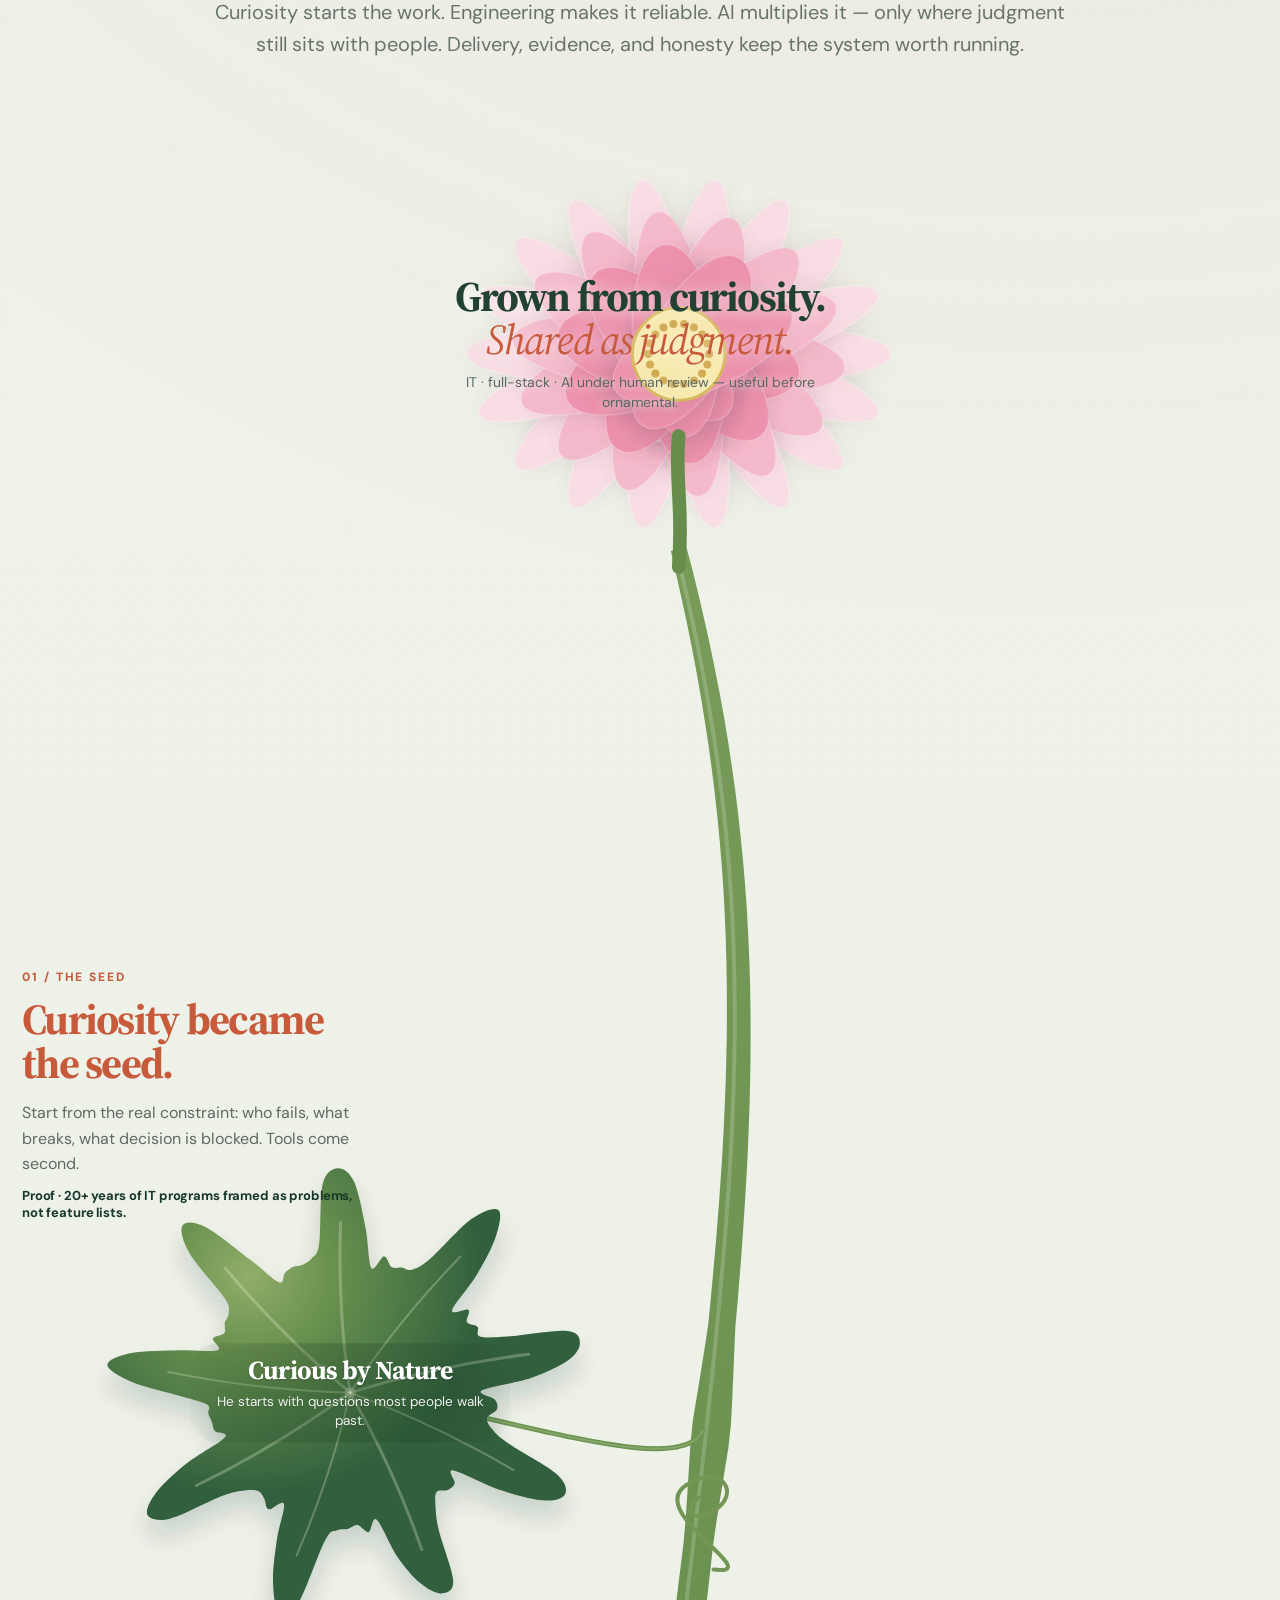
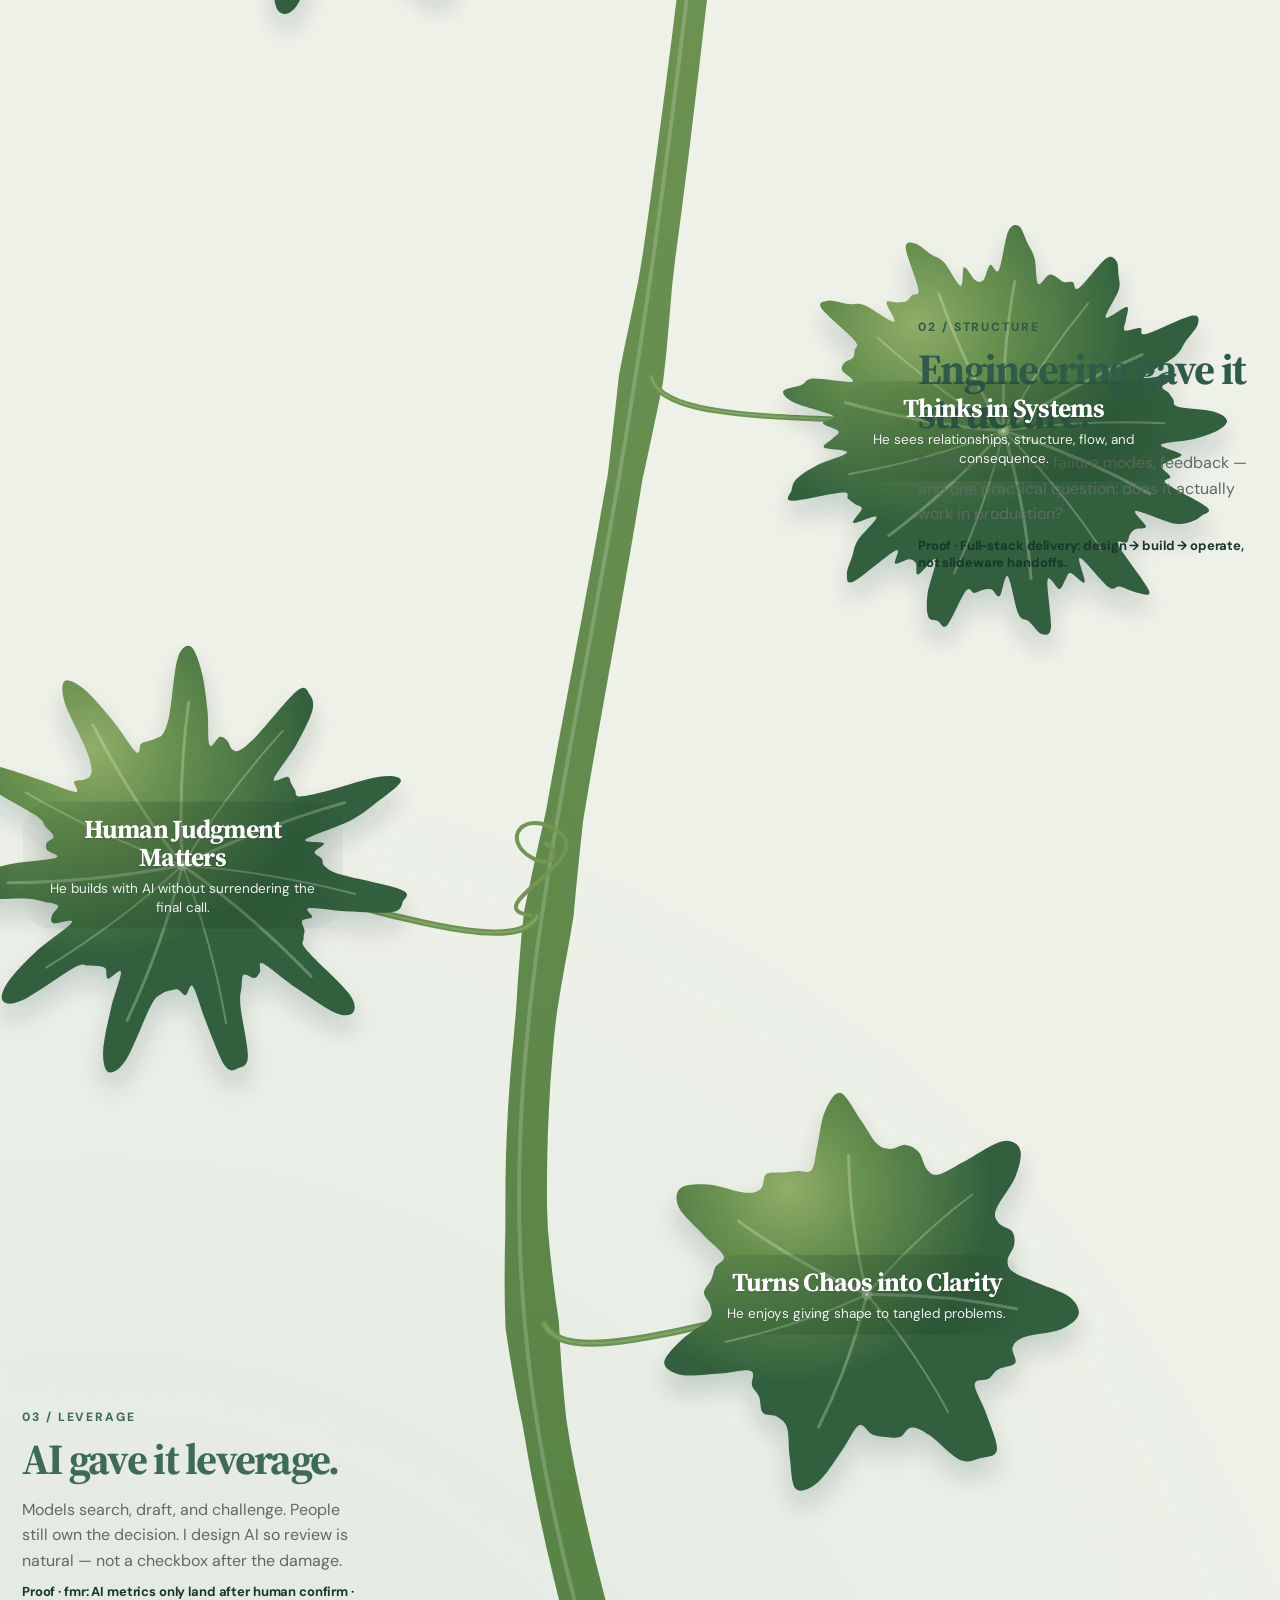
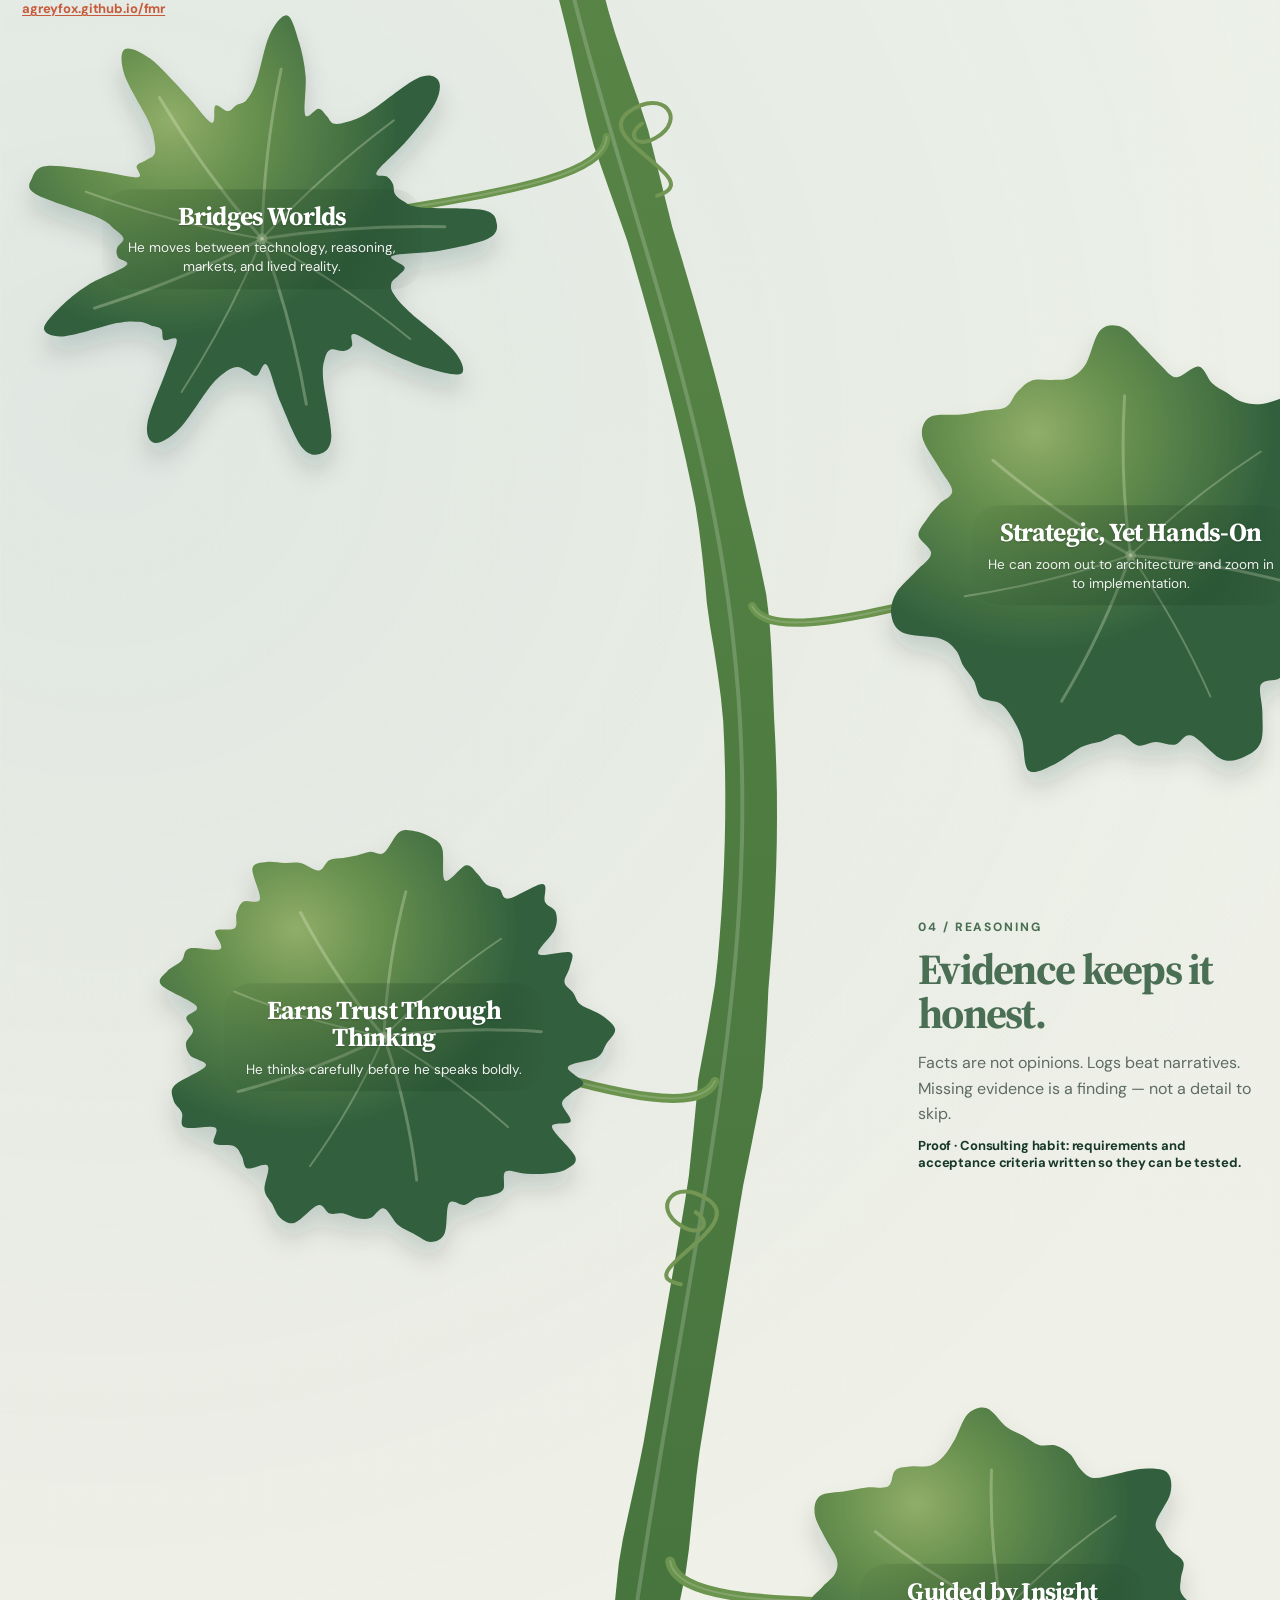
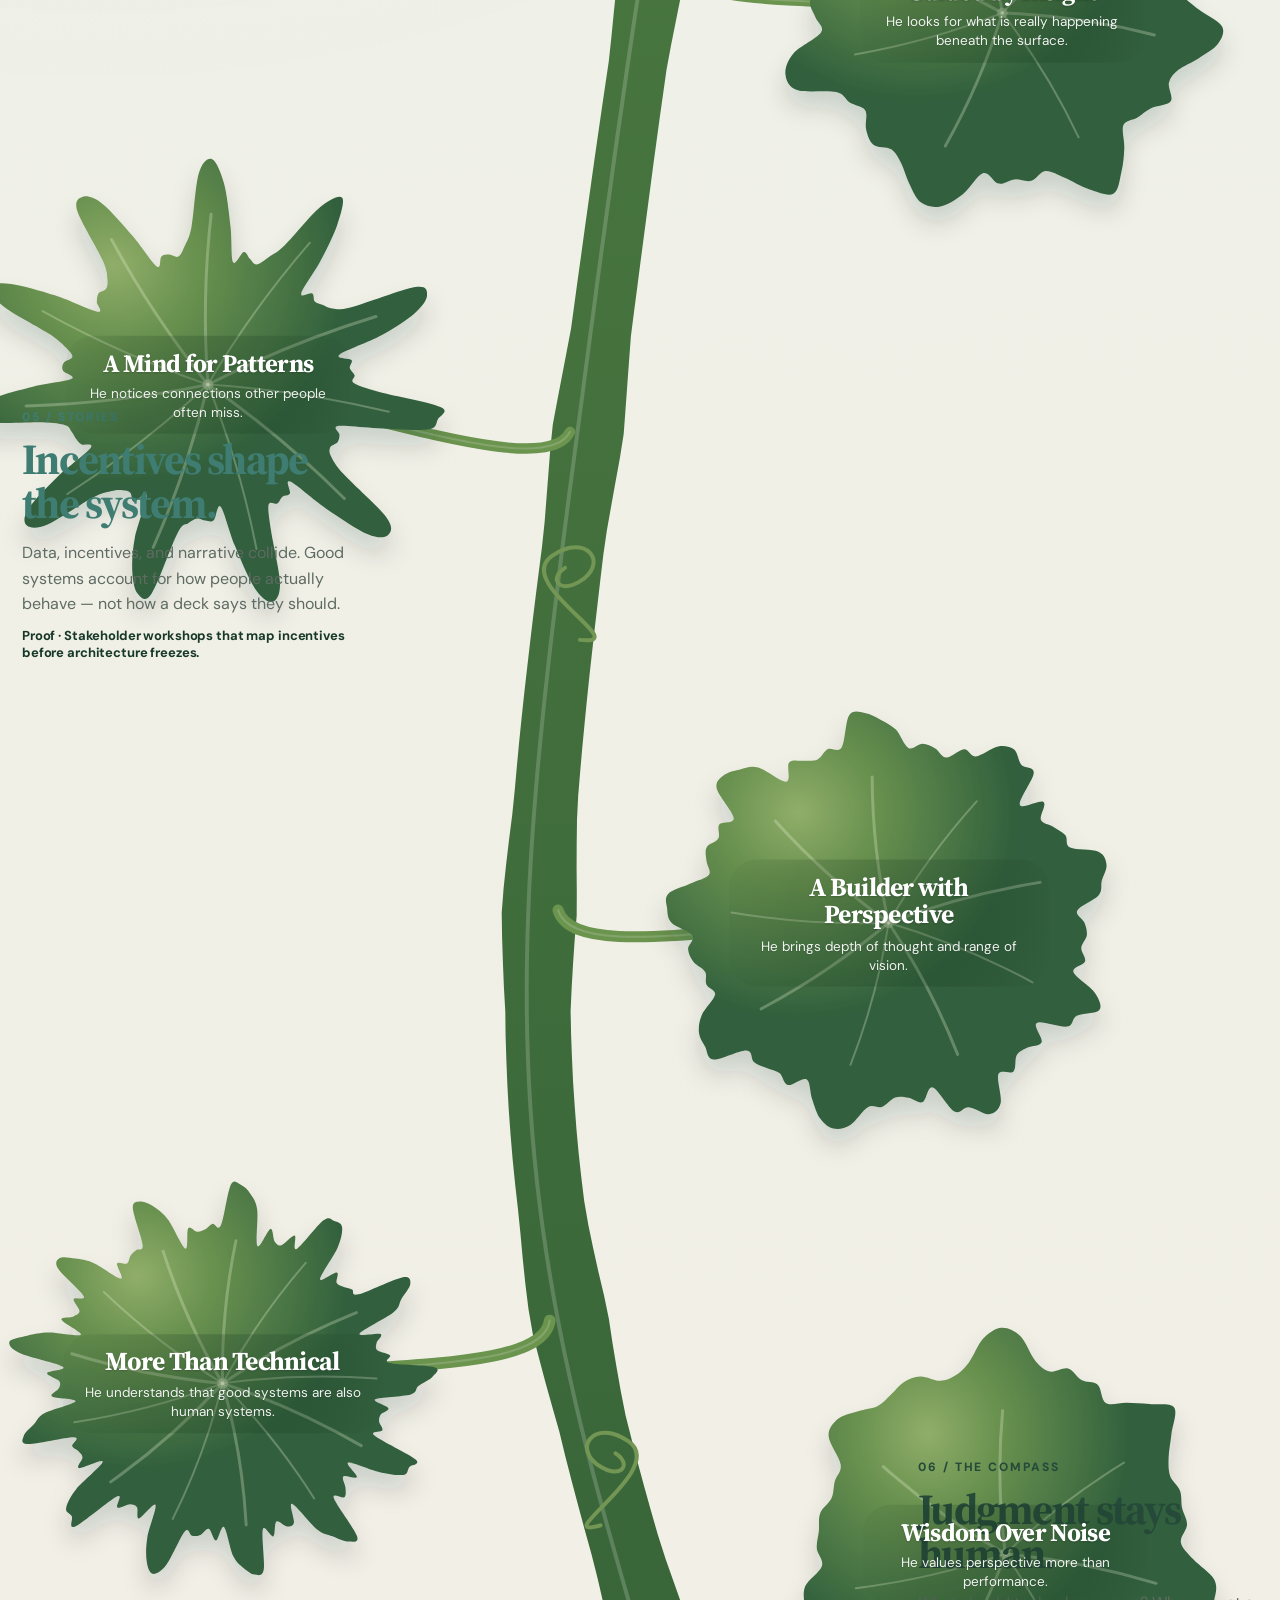
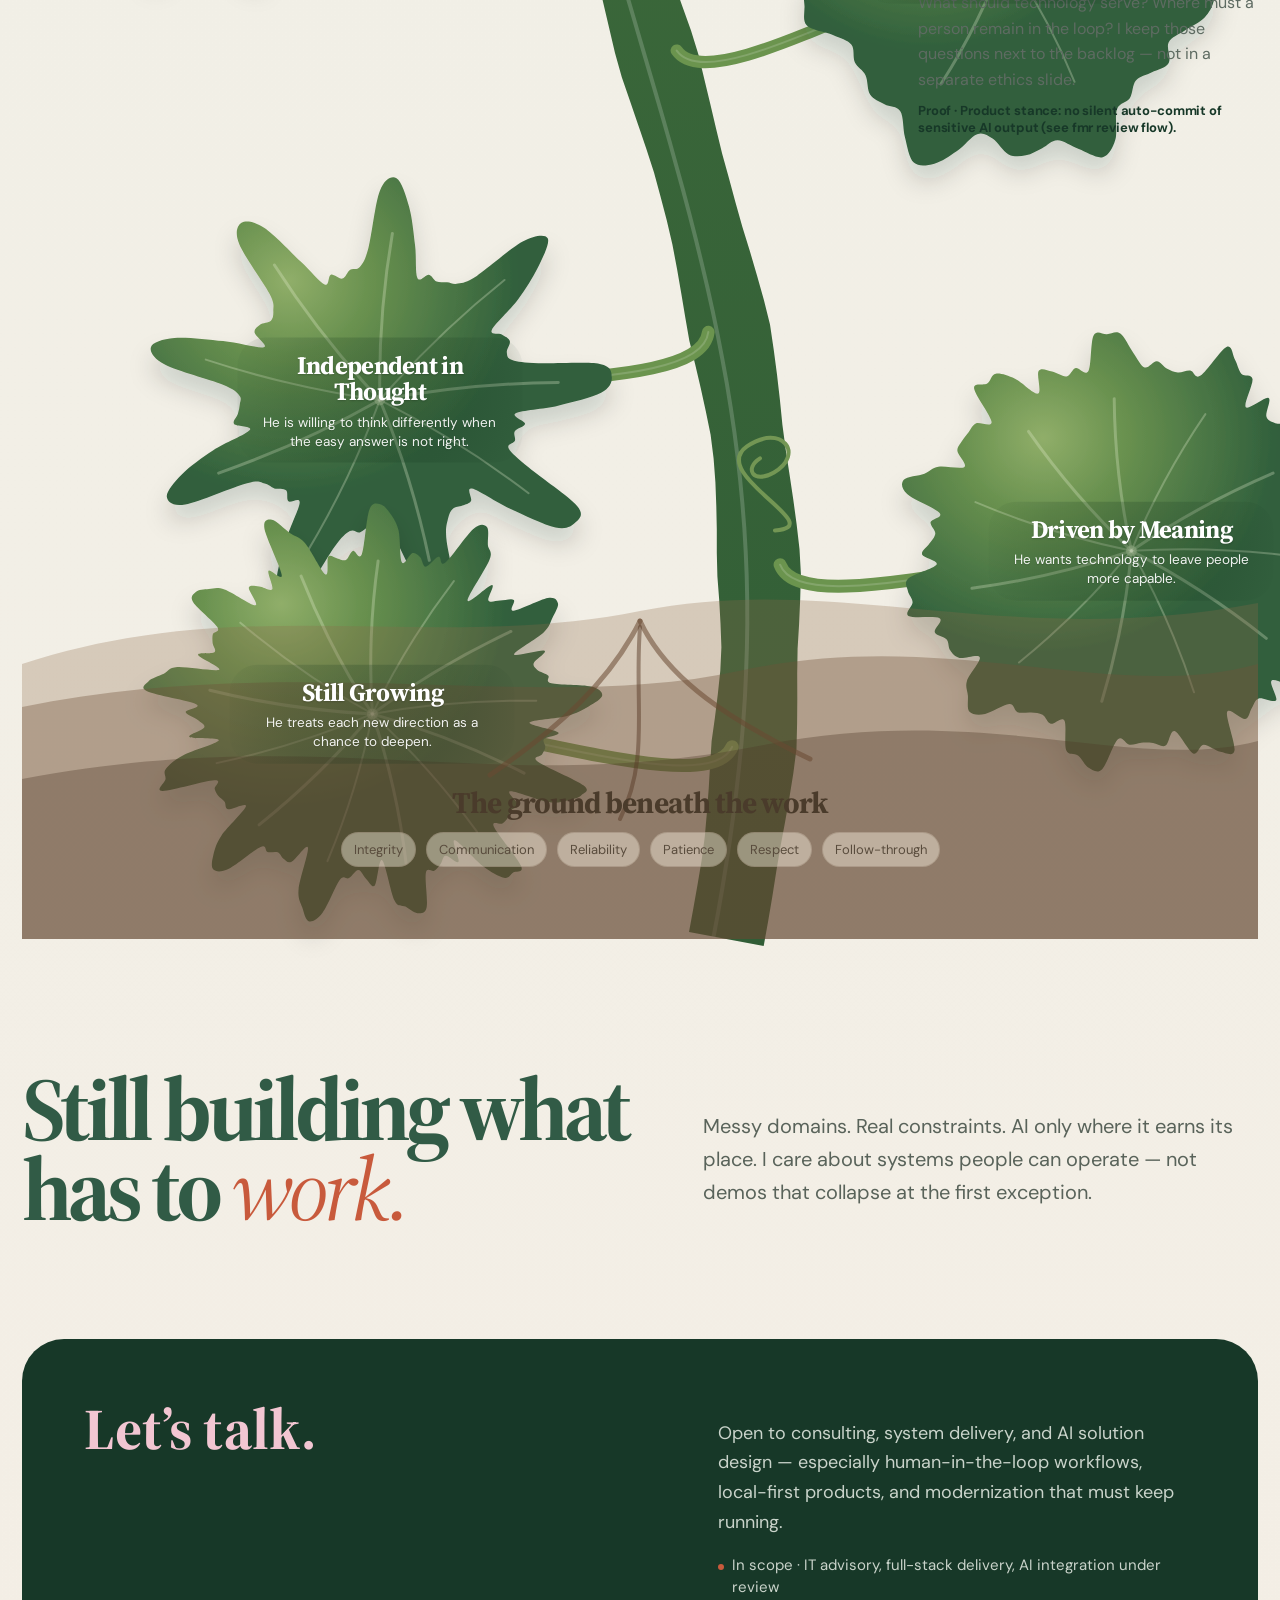
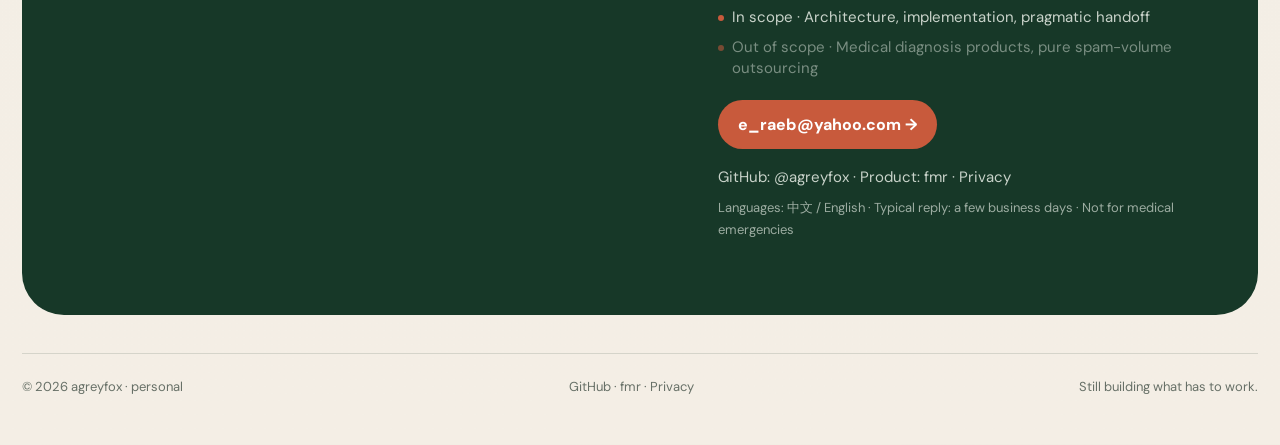
<file: backups/index.pre-p2.20260710-221132.html>
<!doctype html>
<html lang="en">
<head>
<meta charset="utf-8">
<meta name="viewport" content="width=device-width,initial-scale=1">
<title>agreyfox — The Restless Vine</title>
<meta name="description" content="agreyfox — IT consultant, full-stack developer & AI collaborator. AI systems for work that still requires human judgment.">
<meta property="og:title" content="agreyfox — The Restless Vine">
<meta property="og:description" content="agreyfox — IT consultant, full-stack developer, AI collaborator. 20+ years. Systems that ship under real constraints.">
<meta property="og:type" content="website">
<meta name="twitter:card" content="summary">
<meta name="theme-color" content="#edf1e8">
<link rel="preconnect" href="https://fonts.googleapis.com">
<link rel="preconnect" href="https://fonts.gstatic.com" crossorigin>
<link href="https://fonts.googleapis.com/css2?family=DM+Sans:ital,opsz,wght@0,9..40,400;0,9..40,500;0,9..40,600;0,9..40,700;1,9..40,400&family=Source+Serif+4:opsz,wght@8..60,500;8..60,600;8..60,700&display=swap" rel="stylesheet">
<style>
:root{
  --paper:#edf1e8;
  --paper-warm:#f5f0e7;
  --ink:#173828;
  --muted:#68746b;
  /* two accents only: coral + forest; chapter hues = tints of these */
  --coral:#c85a3c;
  --accent:#c85a3c;
  --blue:#2f5c48;
  --plum:#3d6b58;
  --bronze:#4a6f55;
  --teal:#3f7d73;
  --violet:#264a3a;
  --stem:#38683f;
  --stem-light:#6a9458;
  --shadow:rgba(26,58,40,.16);
  --serif:"Source Serif 4",Georgia,"Times New Roman",serif;
  --sans:"DM Sans",Inter,-apple-system,BlinkMacSystemFont,"Segoe UI",sans-serif;
}
*{box-sizing:border-box}
html{scroll-behavior:smooth}
body{
  margin:0;color:var(--ink);overflow-x:hidden;
  background:
    radial-gradient(circle at 82% 4%,rgba(216,103,73,.11),transparent 19%),
    radial-gradient(circle at 8% 52%,rgba(66,111,149,.08),transparent 24%),
    linear-gradient(180deg,#eef2e9 0%,#edf1e8 48%,#f4eee5 100%);
  font-family:var(--sans);
}
body:before{
  content:"";position:fixed;inset:0;z-index:100;pointer-events:none;opacity:.08;
  background-image:url("data:image/svg+xml,%3Csvg xmlns='http://www.w3.org/2000/svg' width='160' height='160'%3E%3Cfilter id='n'%3E%3CfeTurbulence type='fractalNoise' baseFrequency='.9' numOctaves='2' stitchTiles='stitch'/%3E%3C/filter%3E%3Crect width='100%25' height='100%25' filter='url(%23n)' opacity='.15'/%3E%3C/svg%3E");
}
a{text-decoration:none;color:inherit}
.wrap{width:min(1260px,calc(100% - 44px));margin:auto}
nav{
  position:fixed;inset:0 0 auto;z-index:80;background:rgba(237,241,232,.72);
  backdrop-filter:blur(15px);border-bottom:1px solid rgba(23,56,40,.10)
}
.navin{height:72px;display:flex;align-items:center;justify-content:space-between}
.brand{font:700 20px/1 var(--serif)}
.navlinks{display:flex;gap:24px;align-items:center;font-size:13px}
.navlinks a:last-child{background:var(--coral);color:#fff;padding:10px 16px;border-radius:999px}

.hero{
  min-height:100vh;padding:118px 0 62px;
  display:grid;grid-template-columns:1.02fr .98fr;gap:56px;align-items:center
}
.kicker{font-size:12px;font-weight:800;letter-spacing:.18em;text-transform:uppercase;color:var(--coral)}
.hero h1{font:700 clamp(58px,7vw,114px)/.88 var(--serif);letter-spacing:-.055em;margin:20px 0 30px}
.hero h1 em{font-weight:400;color:var(--coral)}
.hero p{font-size:20px;line-height:1.64;color:#526057;max-width:700px}
.hero-actions{display:flex;gap:12px;margin-top:30px;flex-wrap:wrap}
.button{padding:14px 20px;border-radius:999px;font-weight:750;font-size:14px;background:var(--ink);color:#fff}
.button.ghost{background:transparent;border:1px solid rgba(66,111,149,.35);color:var(--blue)}
.handle-row{margin-top:18px;display:flex;gap:12px;flex-wrap:wrap}
.handle-pill{display:inline-flex;align-items:center;gap:8px;padding:9px 13px;border-radius:999px;background:rgba(23,56,40,.055);font-size:13px;color:#405047}

.hero-art{height:650px;position:relative}
.hero-art .sun{
  position:absolute;width:250px;height:250px;border-radius:50%;right:36px;top:28px;
  background:radial-gradient(circle at 35% 30%,#fff1ce,#f2c890 58%,#e5ad7f);opacity:.68
}
.hero-art svg{position:absolute;inset:0;width:100%;height:100%}
.hero-note{
  position:absolute;right:4px;bottom:44px;width:300px;padding:22px 24px;
  background:rgba(203,220,145,.94);border-radius:8px 8px 66px 8px;transform:rotate(2deg);
  box-shadow:0 22px 50px var(--shadow)
}
.hero-note b{display:block;font:700 28px/1.05 var(--serif);margin-bottom:10px}
.hero-note span{font-size:14px;color:#3e533f}

.identity-strip{
  border-top:1px solid rgba(23,56,40,.12);border-bottom:1px solid rgba(23,56,40,.12);
  padding:20px 0;background:rgba(255,255,255,.18)
}
.identity-grid{display:grid;grid-template-columns:1.2fr repeat(3,1fr);gap:18px;align-items:center}
.identity-grid strong{font-family:var(--serif);font-size:24px}
.identity-grid span{font-size:13px;color:#566258}

.intro{text-align:center;max-width:860px;margin:0 auto;padding:95px 0 58px}
.intro h2{font:700 clamp(50px,6vw,92px)/.94 var(--serif);letter-spacing:-.05em;margin:0 0 24px;color:#315b46}
.intro p{font-size:20px;line-height:1.64;color:var(--muted)}

.story-stage{position:relative;min-height:7200px}
#plantSvg{position:absolute;inset:0;width:100%;height:100%;overflow:visible}

.flower-quote{
  position:absolute;left:50%;top:136px;transform:translateX(-50%);
  width:470px;max-width:40vw;text-align:center;z-index:26
}
.flower-quote .line{
  font:700 clamp(30px,3.3vw,45px)/1.02 var(--serif);
  letter-spacing:-.045em;color:#214233;text-shadow:0 2px 18px rgba(255,255,255,.78)
}
.flower-quote .line em{font-weight:400;color:var(--coral)}
.flower-quote .sub{
  margin:12px auto 0;font-size:14px;color:#59675f;line-height:1.4;
  max-width:370px;text-shadow:0 1px 10px rgba(255,255,255,.9)
}
.soil-labels{
  position:absolute;left:50%;bottom:72px;transform:translateX(-50%);z-index:28;
  width:min(840px,calc(100% - 40px));text-align:center;color:#4c453c;
}
.soil-labels h3{
  margin:0 0 14px;font:700 30px/1.05 var(--serif);letter-spacing:-.03em;color:#4a3b2b;
}
.soil-labels .soil-words{display:flex;justify-content:center;gap:10px;flex-wrap:wrap}
.soil-labels span{
  display:inline-block;padding:8px 12px;border-radius:999px;
  background:rgba(255,248,230,.42);border:1px solid rgba(88,65,42,.18);
  font-size:13px;color:#594c3d;
}

.story-copy{position:absolute;width:340px;z-index:20;--chapter-color:var(--coral)}
.story-copy.left{left:0}.story-copy.right{right:0}
.story-copy .n{font-size:12px;font-weight:800;letter-spacing:.16em;color:var(--chapter-color)}
.story-copy h3{
  font:700 43px/1.01 var(--serif);letter-spacing:-.04em;margin:12px 0 16px;
  color:var(--chapter-color)
}
.story-copy p{font-size:16px;line-height:1.6;color:#5e6b62;margin:0}
.story-copy.seed{--chapter-color:var(--coral)}
.story-copy.structure{--chapter-color:var(--blue)}
.story-copy.leverage{--chapter-color:var(--plum)}
.story-copy.reasoning{--chapter-color:var(--bronze)}
.story-copy.stories{--chapter-color:var(--teal)}
.story-copy.compass{--chapter-color:var(--violet)}

.leaf-content{
  position:absolute;z-index:25;transform:translate(-50%,-50%);pointer-events:none;
  display:flex;align-items:center;justify-content:center;text-align:center
}
.leaf-content .panel{
  padding:14px 16px 12px;max-width:100%;
  background:radial-gradient(circle at 50% 40%,rgba(16,49,27,.24),rgba(16,49,27,.17) 56%,rgba(16,49,27,.10) 76%,transparent 100%);
  border-radius:28px
}
.leaf-content h3{margin:0 0 8px;font:700 24px/1.05 var(--serif);letter-spacing:-.028em;color:#fff;text-shadow:0 1px 2px rgba(0,0,0,.18)}
.leaf-content p{margin:0;font-size:13.5px;line-height:1.42;color:rgba(255,255,255,.93);text-shadow:0 1px 1px rgba(0,0,0,.14)}
.leaf-content.small{width:220px}.leaf-content.small h3{font-size:21px}
.leaf-content.mid{width:250px}
.leaf-content.wide{width:285px}.leaf-content.wide h3{font-size:25px}
.leaf-content.xwide{width:320px}.leaf-content.xwide h3{font-size:26px}

.grasshopper{
  position:fixed;z-index:60;width:94px;height:68px;left:0;top:0;pointer-events:none;
  transform-origin:50% 72%;filter:drop-shadow(0 8px 7px rgba(23,56,35,.24))
}
.grasshopper svg{width:100%;height:100%;overflow:visible}
.jump-note{
  position:fixed;z-index:59;pointer-events:none;font-family:var(--sans);font-weight:600;letter-spacing:-.01em;
  color:#406d44;font-size:14px;max-width:220px;opacity:0;transition:opacity .22s ease
}

.closing{padding:130px 0 50px;display:grid;grid-template-columns:1.06fr .94fr;gap:56px;align-items:end}
.closing h2{font:700 clamp(60px,7vw,108px)/.89 var(--serif);letter-spacing:-.055em;margin:0;color:#315b46}
.closing h2 em{font-weight:400;color:var(--coral)}
.closing p{font-size:20px;line-height:1.64;color:#59635a}
.contact{
  margin:60px 0 0;background:#173828;color:white;border-radius:42px;padding:62px;
  display:grid;grid-template-columns:1.1fr .9fr;gap:50px
}
.contact h3{font:700 58px/.95 var(--serif);margin:0;color:#f2c6d2}
.contact p{font-size:18px;line-height:1.65;color:#c9d3ca}
.contact a.mail{display:inline-block;margin-top:12px;padding:14px 20px;border-radius:999px;background:var(--coral);font-weight:750}
.github-line{margin-top:18px;color:#c9d3ca;font-size:15px}
footer{padding:38px 0 50px;font-size:13px;color:#677067}
.footer{border-top:1px solid rgba(24,54,37,.14);padding-top:24px;display:flex;justify-content:space-between;gap:12px;flex-wrap:wrap}

@media(max-width:950px){
  .hero{grid-template-columns:1fr}.hero-art{height:560px}
  .navlinks a:not(:last-child){display:none}
  .identity-grid{grid-template-columns:1fr 1fr}
  .story-copy{width:250px}.story-copy h3{font-size:32px}
  .leaf-content{transform:translate(-50%,-50%) scale(.84)}
  .flower-quote{top:150px;width:340px;max-width:52vw}
  .closing,.contact{grid-template-columns:1fr}
}
@media(max-width:680px){
  .identity-grid{grid-template-columns:1fr}
  .story-copy{width:44%}.story-copy h3{font-size:27px}.story-copy p{font-size:14px}
  .leaf-content{transform:translate(-50%,-50%) scale(.70)}
  .flower-quote{top:155px;width:280px;max-width:70vw}.flower-quote .line{font-size:24px}.flower-quote .sub{font-size:12px}
  .contact{padding:34px}
}

/* P0–P1: proof, work strip, hopper toggle, mobile linear */
.proof{display:block;margin-top:10px;font-size:13px;font-weight:700;color:var(--ink);letter-spacing:-.01em}
.proof a{color:var(--coral);text-decoration:underline;text-underline-offset:2px}
.work-strip{padding:48px 0 20px}
.work-strip .kicker{margin-bottom:14px}
.work-grid{display:grid;grid-template-columns:1.2fr 1fr;gap:18px}
@media(max-width:800px){.work-grid{grid-template-columns:1fr}}
.work-card{
  display:block;padding:26px 28px;border-radius:28px;
  background:rgba(255,255,255,.45);border:1px solid rgba(23,56,40,.12);
  transition:border-color .15s,transform .15s,box-shadow .15s
}
.work-card:hover{border-color:rgba(200,90,60,.4);transform:translateY(-2px);box-shadow:0 16px 40px var(--shadow)}
.work-card .meta{font-size:11px;font-weight:800;letter-spacing:.14em;text-transform:uppercase;color:var(--coral);margin:0 0 10px}
.work-card h3{font:700 28px/1.05 var(--serif);margin:0 0 10px;letter-spacing:-.03em}
.work-card p{margin:0;font-size:15px;line-height:1.55;color:var(--muted)}
.work-card .go{display:inline-block;margin-top:14px;font-size:13px;font-weight:700;color:var(--coral)}
.scope-list{margin:16px 0 0;padding:0;list-style:none}
.scope-list li{margin:8px 0;padding-left:14px;position:relative;font-size:15px;color:#c9d3ca;line-height:1.45}
.scope-list li:before{content:"";position:absolute;left:0;top:.55em;width:6px;height:6px;border-radius:50%;background:var(--coral)}
.scope-list .out{opacity:.55}
.hopper-toggle{
  position:fixed;right:16px;bottom:16px;z-index:90;
  padding:10px 14px;border-radius:999px;border:1px solid rgba(23,56,40,.18);
  background:rgba(237,241,232,.92);backdrop-filter:blur(10px);
  font:600 12px/1 var(--sans);color:var(--ink);cursor:pointer;
  box-shadow:0 8px 24px var(--shadow)
}
.hopper-toggle:hover{border-color:var(--coral);color:var(--coral)}
.hopper-toggle[aria-pressed="false"]{opacity:.85}
body.hopper-off .grasshopper,body.hopper-off .jump-note{display:none!important}
.linear-path{display:none;padding:10px 0 40px}
.linear-path article{
  margin:0 0 18px;padding:22px 22px 20px;border-radius:22px;
  background:rgba(255,255,255,.42);border:1px solid rgba(23,56,40,.1)
}
.linear-path .n{font-size:11px;font-weight:800;letter-spacing:.14em;color:var(--coral)}
.linear-path h3{font:700 26px/1.08 var(--serif);margin:8px 0 10px;letter-spacing:-.03em}
.linear-path p{margin:0;font-size:15px;line-height:1.55;color:var(--muted)}
.linear-path .proof{margin-top:12px}
@media(max-width:680px){
  .story-stage{display:none!important}
  .linear-path{display:block}
  .intro{padding:56px 0 24px}
  .intro h2{font-size:clamp(36px,10vw,52px)}
  .hero{padding:100px 0 40px;min-height:auto}
  .hero h1{font-size:clamp(40px,11vw,64px)}
  .hero-art{height:380px;margin-top:12px}
  .hero-note{width:min(280px,88%);right:8px;bottom:16px}
  .contact{padding:34px;border-radius:28px}
  .contact h3{font-size:36px}
  .closing{padding:70px 0 30px}
  .closing h2{font-size:clamp(40px,11vw,64px)}
  .identity-grid strong{font-size:20px}
}
@media(prefers-reduced-motion:reduce){
  html{scroll-behavior:auto}
  .grasshopper,.jump-note,.hopper-toggle{display:none!important}
}
</style>
</head>
<body class="hopper-off">
<nav>
  <div class="wrap navin">
    <div class="brand">agreyfox</div>
    <div class="navlinks">
      <a href="#work">Work</a>
      <a href="#story">Approach</a>
      <a href="#contact">Contact</a>
      <a href="https://github.com/agreyfox" target="_blank" rel="noreferrer">GitHub</a>
      <a href="mailto:e_raeb@yahoo.com">Email</a>
    </div>
  </div>
</nav>

<div class="wrap">
  <section class="hero">
    <div>
      <div class="kicker">IT · Full-stack · AI systems</div>
      <h1>AI for work that still requires <em>judgment.</em></h1>
      <p><strong>IT advisor &amp; full-stack builder.</strong> Twenty-plus years shipping information systems — now pairing engineering discipline with AI that stays under human review.</p>
      <div class="hero-actions">
        <a class="button" data-hop data-joke="scroll. the vine does the talking." data-hop-y=".05" href="#story">How I work</a>
        <a class="button ghost" data-hop data-joke="product, then policy." data-hop-y=".05" href="#work">Selected work</a>
        <a class="button ghost" data-hop data-joke="email is still a good protocol." data-hop-y=".05" href="mailto:e_raeb@yahoo.com">Email</a>
      </div>
      <div class="handle-row">
        <span class="handle-pill" data-hop data-joke="yes, the fox is grey." data-hop-y=".05">GitHub · <strong>@agreyfox</strong></span>
        <span class="handle-pill" data-hop data-joke="direct line." data-hop-y=".05">Email · <strong>e_raeb@yahoo.com</strong></span>
      </div>
    </div>

    <div class="hero-art">
      <div class="sun"></div>
      <svg viewBox="0 0 620 650" aria-hidden="true">
        <defs>
          <linearGradient id="heroStem" x1="0" y1="1" x2="0" y2="0">
            <stop offset="0" stop-color="#315d36"/>
            <stop offset=".58" stop-color="#567f45"/>
            <stop offset="1" stop-color="#789d59"/>
          </linearGradient>
          <radialGradient id="avocadoSkin" cx="32%" cy="24%">
            <stop offset="0" stop-color="#88aa62"/>
            <stop offset=".42" stop-color="#587d43"/>
            <stop offset="1" stop-color="#31583a"/>
          </radialGradient>
          <radialGradient id="avocadoFlesh" cx="38%" cy="28%">
            <stop offset="0" stop-color="#edf3b6"/>
            <stop offset=".7" stop-color="#c8dc7f"/>
            <stop offset="1" stop-color="#a7c565"/>
          </radialGradient>
          <filter id="heroShadow" x="-40%" y="-40%" width="180%" height="180%">
            <feDropShadow dx="0" dy="14" stdDeviation="12" flood-color="#183625" flood-opacity=".18"/>
          </filter>
        </defs>

        <path d="M352 618 C345 555 367 507 344 442 C322 379 349 322 338 255 C328 193 350 134 338 62"
              fill="none" stroke="url(#heroStem)" stroke-width="18" stroke-linecap="round"/>

        <path d="M345 475 C296 457 247 423 201 375" fill="none" stroke="#6d9550" stroke-width="10" stroke-linecap="round"/>
        <path d="M338 352 C285 337 238 301 194 252" fill="none" stroke="#75a05a" stroke-width="8" stroke-linecap="round"/>
        <path d="M341 226 C301 209 271 180 244 145" fill="none" stroke="#80a861" stroke-width="7" stroke-linecap="round"/>

        <path d="M344 410 C394 385 439 350 477 306" fill="none" stroke="#6d9550" stroke-width="9" stroke-linecap="round"/>
        <path d="M339 286 C391 264 431 226 462 182" fill="none" stroke="#78a15b" stroke-width="7" stroke-linecap="round"/>
        <path d="M472 303 C500 273 537 274 552 304 C529 325 495 329 472 303Z" fill="#6e974f" filter="url(#heroShadow)"/>
        <path d="M458 180 C485 148 522 148 539 177 C517 201 481 205 458 180Z" fill="#83aa61" filter="url(#heroShadow)"/>
        <path d="M474 304 L536 303" stroke="rgba(240,248,219,.30)" stroke-width="2"/>
        <path d="M460 180 L523 177" stroke="rgba(240,248,219,.30)" stroke-width="2"/>

        <g transform="translate(184 397) rotate(-12)" filter="url(#heroShadow)">
          <path d="M0 -68 C45 -45 59 3 43 47 C30 82 -31 82 -45 48 C-62 6 -45 -46 0 -68Z" fill="url(#avocadoSkin)"/>
          <path d="M0 -50 C34 -31 44 5 32 39 C22 64 -22 64 -33 40 C-46 8 -34 -32 0 -50Z" fill="url(#avocadoFlesh)"/>
          <circle cx="0" cy="22" r="20" fill="#9b7449"/>
          <text x="0" y="-18" text-anchor="middle" font-family="var(--serif)" font-size="14" font-weight="700" fill="#274331">Ask better</text>
          <text x="0" y="-2" text-anchor="middle" font-family="var(--serif)" font-size="14" font-weight="700" fill="#274331">questions</text>
        </g>

        <g transform="translate(177 273) rotate(10)" filter="url(#heroShadow)">
          <path d="M0 -62 C42 -41 55 2 40 43 C27 76 -28 77 -42 44 C-58 5 -42 -42 0 -62Z" fill="url(#avocadoSkin)"/>
          <path d="M0 -46 C31 -29 42 4 30 35 C20 59 -20 60 -31 37 C-43 6 -31 -30 0 -46Z" fill="url(#avocadoFlesh)"/>
          <circle cx="0" cy="18" r="18" fill="#9b7449"/>
          <text x="0" y="-14" text-anchor="middle" font-family="var(--serif)" font-size="13" font-weight="700" fill="#274331">See the</text>
          <text x="0" y="1" text-anchor="middle" font-family="var(--serif)" font-size="13" font-weight="700" fill="#274331">pattern</text>
        </g>

        <g transform="translate(229 155) rotate(-9)" filter="url(#heroShadow)">
          <path d="M0 -57 C38 -38 50 0 37 38 C25 68 -25 69 -38 40 C-52 4 -38 -39 0 -57Z" fill="url(#avocadoSkin)"/>
          <path d="M0 -42 C29 -27 38 3 28 31 C18 52 -18 53 -29 33 C-40 5 -29 -27 0 -42Z" fill="url(#avocadoFlesh)"/>
          <circle cx="0" cy="17" r="16" fill="#9b7449"/>
          <text x="0" y="-11" text-anchor="middle" font-family="var(--serif)" font-size="12" font-weight="700" fill="#274331">Keep judgment</text>
          <text x="0" y="3" text-anchor="middle" font-family="var(--serif)" font-size="12" font-weight="700" fill="#274331">human</text>
        </g>

        <path d="M338 63 C329 30 358 18 372 39 C383 57 360 72 348 56 C339 44 350 35 357 43"
              fill="none" stroke="#789d59" stroke-width="6" stroke-linecap="round"/>
      </svg>
      <div class="hero-note" data-hop data-joke="ship, then refine." data-hop-y=".03">
        <b>Still shipping.</b>
        <span>Consulting · systems · AI that earns its place in the workflow — not just the pitch deck.</span>
      </div>
    </div>
  </section>
</div>

<section class="identity-strip" aria-label="Credentials">
  <div class="wrap identity-grid">
    <div><strong>agreyfox</strong><br><span>IT consultant · full-stack · AI collaborator</span></div>
    <div><strong>20+</strong><br><span>years in information systems</span></div>
    <div><strong>AI</strong><br><span>solutions under human judgment</span></div>
    <div><strong>fmr</strong><br><span>local-first product · <a href="https://agreyfox.github.io/fmr/">site</a></span></div>
  </div>
</section>

<div class="wrap">

<section class="work-strip wrap" id="work">
  <div class="kicker">Selected work</div>
  <div class="work-grid">
    <a class="work-card" href="https://agreyfox.github.io/fmr/" data-hop data-joke="local-first, then cloud if you choose." data-hop-y=".04">
      <p class="meta">Product · Shipping</p>
      <h3>fmr — family medical records</h3>
      <p>Local-first encrypted archive. Import lab photos/PDFs, review AI-extracted metrics, confirm before save. Free core · BYOK / Ollama / limited cloud demo.</p>
      <span class="go">Product site · Privacy · Terms →</span>
    </a>
    <a class="work-card" href="https://github.com/agreyfox" target="_blank" rel="noreferrer" data-hop data-joke="code when it helps the story." data-hop-y=".04">
      <p class="meta">Open · GitHub</p>
      <h3>@agreyfox</h3>
      <p>Public repos and experiments. Serious work stays disciplined: architecture, delivery, and AI that can be audited by a human in the loop.</p>
      <span class="go">github.com/agreyfox →</span>
    </a>
  </div>
</section>

  <section class="intro" id="story" data-hop data-joke="roots before flowers." data-hop-y=".08">
    <div class="kicker">Approach</div>
    <h2>The flower is visible.<br>The growth happened below.</h2>
    <p>Curiosity starts the work. Engineering makes it reliable. AI multiplies it — only where judgment still sits with people. Delivery, evidence, and honesty keep the system worth running.</p>
  </section>

  <section class="story-stage" id="ideas">
    <svg id="plantSvg" aria-hidden="true"></svg>

    <div class="flower-quote" data-hop data-joke="wisdom, now available in flower format." data-hop-y=".02">
      <div class="line">Grown from curiosity.<br><em>Shared as judgment.</em></div>
      <div class="sub">IT · full-stack · AI under human review — useful before ornamental.</div>
    </div>

    <div class="story-copy left seed" style="top:830px" data-hop data-joke="question first. then ship." data-hop-y=".04">
      <div class="n">01 / THE SEED</div><h3>Curiosity became the seed.</h3>
      <p>Start from the real constraint: who fails, what breaks, what decision is blocked. Tools come second.</p>
      <span class="proof">Proof · 20+ years of IT programs framed as problems, not feature lists.</span>
    </div>
    <div class="story-copy right structure" style="top:1780px" data-hop data-joke="if it only works in the demo, it does not work." data-hop-y=".04">
      <div class="n">02 / STRUCTURE</div><h3>Engineering gave it structure.</h3>
      <p>Boundaries, flows, failure modes, feedback — and one practical question: does it actually work in production?</p>
      <span class="proof">Proof · Full-stack delivery: design → build → operate, not slideware handoffs.</span>
    </div>
    <div class="story-copy left leverage" style="top:2870px" data-hop data-joke="leverage is nice. brakes are also nice." data-hop-y=".04">
      <div class="n">03 / LEVERAGE</div><h3>AI gave it leverage.</h3>
      <p>Models search, draft, and challenge. People still own the decision. I design AI so review is natural — not a checkbox after the damage.</p>
      <span class="proof">Proof · fmr: AI metrics only land after human confirm · <a href="https://agreyfox.github.io/fmr/">agreyfox.github.io/fmr</a></span>
    </div>
    <div class="story-copy right reasoning" style="top:3980px" data-hop data-joke="show the evidence path." data-hop-y=".04">
      <div class="n">04 / REASONING</div><h3>Evidence keeps it honest.</h3>
      <p>Facts are not opinions. Logs beat narratives. Missing evidence is a finding — not a detail to skip.</p>
      <span class="proof">Proof · Consulting habit: requirements and acceptance criteria written so they can be tested.</span>
    </div>
    <div class="story-copy left stories" style="top:5070px" data-hop data-joke="incentives explain more than features." data-hop-y=".04">
      <div class="n">05 / STORIES</div><h3>Incentives shape the system.</h3>
      <p>Data, incentives, and narrative collide. Good systems account for how people actually behave — not how a deck says they should.</p>
      <span class="proof">Proof · Stakeholder workshops that map incentives before architecture freezes.</span>
    </div>
    <div class="story-copy right compass" style="top:6120px" data-hop data-joke="judgment stays human." data-hop-y=".04">
      <div class="n">06 / THE COMPASS</div><h3>Judgment stays human.</h3>
      <p>What should technology serve? Where must a person remain in the loop? I keep those questions next to the backlog — not in a separate ethics slide.</p>
      <span class="proof">Proof · Product stance: no silent auto-commit of sensitive AI output (see fmr review flow).</span>
    </div>

    <article class="leaf-content xwide" data-id="curious" data-hop data-joke="curiosity takes the scenic route" data-hop-y=".04"><div class="panel"><h3>Curious by Nature</h3><p>He starts with questions most people walk past.</p></div></article>
    <article class="leaf-content xwide" data-id="systems" data-hop data-joke="systems are where consequences hide" data-hop-y=".04"><div class="panel"><h3>Thinks in Systems</h3><p>He sees relationships, structure, flow, and consequence.</p></div></article>
    <article class="leaf-content xwide" data-id="judgmentTrait" data-hop data-joke="the final call still belongs to people" data-hop-y=".04"><div class="panel"><h3>Human Judgment Matters</h3><p>He builds with AI without surrendering the final call.</p></div></article>
    <article class="leaf-content xwide" data-id="clarityTrait" data-hop data-joke="untangle first, automate second" data-hop-y=".04"><div class="panel"><h3>Turns Chaos into Clarity</h3><p>He enjoys giving shape to tangled problems.</p></div></article>
    <article class="leaf-content xwide" data-id="bridges" data-hop data-joke="another bridge? yes, probably useful" data-hop-y=".04"><div class="panel"><h3>Bridges Worlds</h3><p>He moves between technology, reasoning, markets, and lived reality.</p></div></article>
    <article class="leaf-content xwide" data-id="handsOn" data-hop data-joke="architecture is nicer when it can run" data-hop-y=".04"><div class="panel"><h3>Strategic, Yet Hands-On</h3><p>He can zoom out to architecture and zoom in to implementation.</p></div></article>
    <article class="leaf-content xwide" data-id="trust" data-hop data-joke="thinking carefully is underrated" data-hop-y=".04"><div class="panel"><h3>Earns Trust Through Thinking</h3><p>He thinks carefully before he speaks boldly.</p></div></article>
    <article class="leaf-content wide" data-id="insight" data-hop data-joke="surface explanations are usually late" data-hop-y=".04"><div class="panel"><h3>Guided by Insight</h3><p>He looks for what is really happening beneath the surface.</p></div></article>
    <article class="leaf-content wide" data-id="patterns" data-hop data-joke="patterns keep leaving fingerprints" data-hop-y=".04"><div class="panel"><h3>A Mind for Patterns</h3><p>He notices connections other people often miss.</p></div></article>
    <article class="leaf-content xwide" data-id="perspective" data-hop data-joke="zoom out, then tighten the bolts" data-hop-y=".04"><div class="panel"><h3>A Builder with Perspective</h3><p>He brings depth of thought and range of vision.</p></div></article>
    <article class="leaf-content xwide" data-id="humanSystems" data-hop data-joke="the humans are not edge cases" data-hop-y=".04"><div class="panel"><h3>More Than Technical</h3><p>He understands that good systems are also human systems.</p></div></article>
    <article class="leaf-content wide" data-id="wisdomTrait" data-hop data-joke="hype detected. tea recommended." data-hop-y=".04"><div class="panel"><h3>Wisdom Over Noise</h3><p>He values perspective more than performance.</p></div></article>
    <article class="leaf-content wide" data-id="independent" data-hop data-joke="easy answers make him suspicious" data-hop-y=".04"><div class="panel"><h3>Independent in Thought</h3><p>He is willing to think differently when the easy answer is not right.</p></div></article>
    <article class="leaf-content wide" data-id="meaning" data-hop data-joke="useful is a higher compliment than flashy" data-hop-y=".04"><div class="panel"><h3>Driven by Meaning</h3><p>He wants technology to leave people more capable.</p></div></article>
    <article class="leaf-content wide" data-id="growing" data-hop data-joke="still growing. inconveniently alive." data-hop-y=".04"><div class="panel"><h3>Still Growing</h3><p>He treats each new direction as a chance to deepen.</p></div></article>
    <div class="soil-labels" data-hop data-joke="roots first. fireworks later." data-hop-y=".08">
      <h3>The ground beneath the work</h3>
      <div class="soil-words">
        <span>Integrity</span><span>Communication</span><span>Reliability</span>
        <span>Patience</span><span>Respect</span><span>Follow-through</span>
      </div>
    </div>
  </section>

  <section class="closing" data-hop data-joke="still iterating." data-hop-y=".03">
    <h2>Still building what has to <em>work.</em></h2>
    <p>Messy domains. Real constraints. AI only where it earns its place. I care about systems people can operate — not demos that collapse at the first exception.</p>
  </section>

  <section class="contact" id="contact" data-hop data-joke="humans may still email humans." data-hop-y=".04">
    <h3>Let’s talk.</h3>
    <div>
      <p>Open to consulting, system delivery, and AI solution design — especially human-in-the-loop workflows, local-first products, and modernization that must keep running.</p>
      <ul class="scope-list">
        <li>In scope · IT advisory, full-stack delivery, AI integration under review</li>
        <li>In scope · Architecture, implementation, pragmatic handoff</li>
        <li class="out">Out of scope · Medical diagnosis products, pure spam-volume outsourcing</li>
      </ul>
      <a class="mail" href="mailto:e_raeb@yahoo.com?subject=agreyfox%20inquiry">e_raeb@yahoo.com →</a>
      <div class="github-line">GitHub: <a href="https://github.com/agreyfox" target="_blank" rel="noreferrer">@agreyfox</a>
        · Product: <a href="https://agreyfox.github.io/fmr/">fmr</a>
        · <a href="https://agreyfox.github.io/fmr/privacy.html">Privacy</a></div>
      <p class="github-line" style="margin-top:10px;opacity:.75;font-size:13px">Languages: 中文 / English · Typical reply: a few business days · Not for medical emergencies</p>
    </div>
  </section>
</div>

<button type="button" class="hopper-toggle" id="hopperToggle" aria-pressed="false" title="Toggle grasshopper">Hopper: off</button>
<div class="grasshopper" id="grasshopper" aria-hidden="true">
  <svg viewBox="0 0 132 90">
    <g>
      <path d="M56 48 C49 66,34 76,18 79" fill="none" stroke="#1f4f2d" stroke-width="5" stroke-linecap="round"/>
      <path d="M64 52 C58 74,52 83,40 87" fill="none" stroke="#1f4f2d" stroke-width="5" stroke-linecap="round"/>
      <path d="M77 50 C94 68,107 77,122 80" fill="none" stroke="#1f4f2d" stroke-width="5" stroke-linecap="round"/>
      <path d="M82 43 C103 26,116 15,126 11" fill="none" stroke="#1f4f2d" stroke-width="5" stroke-linecap="round"/>
      <ellipse cx="73" cy="38" rx="30" ry="17" fill="#6f9f4f" stroke="#1f4f2d" stroke-width="3"/>
      <ellipse cx="47" cy="35" rx="15" ry="13" fill="#8ab45f" stroke="#1f4f2d" stroke-width="3"/>
      <ellipse cx="88" cy="37" rx="14" ry="9" fill="#93bb67" opacity=".8"/>
      <circle cx="43" cy="31" r="7.5" fill="#f5fff2" stroke="#1f4f2d" stroke-width="2"/>
      <circle cx="44.5" cy="31" r="2.4" fill="#173822" id="eyeLid"/>
      <circle cx="39" cy="39" r="2.5" fill="#f1a9ba" opacity=".8"/>
      <path d="M38 25 C27 14,19 8,10 3" fill="none" stroke="#1f4f2d" stroke-width="4" stroke-linecap="round" id="antA"/>
      <path d="M47 23 C48 13,51 6,57 1" fill="none" stroke="#1f4f2d" stroke-width="4" stroke-linecap="round" id="antB"/>
      <path d="M50 42 C59 48,66 51,84 54" fill="none" stroke="#315f3e" stroke-width="4" stroke-linecap="round"/>
      <path d="M37 37 C39 41,43 43,47 42" fill="none" stroke="#173822" stroke-width="2" stroke-linecap="round"/>
    </g>
  </svg>
</div>
<div class="jump-note" id="jumpNote"></div>

<footer>
  <div class="wrap footer">
    <span>© 2026 agreyfox · personal</span>
    <span><a href="https://github.com/agreyfox" target="_blank" rel="noreferrer">GitHub</a>
      · <a href="https://agreyfox.github.io/fmr/">fmr</a>
      · <a href="https://agreyfox.github.io/fmr/privacy.html">Privacy</a></span>
    <span>Still building what has to work.</span>
  </div>
</footer>

<script>
(() => {
  "use strict";
  const NS="http://www.w3.org/2000/svg";
  const stage=document.querySelector(".story-stage");
  const svg=document.getElementById("plantSvg");
  const hopper=document.getElementById("grasshopper");
  const note=document.getElementById("jumpNote");
  const antA=document.getElementById("antA");
  const antB=document.getElementById("antB");
  const eye=document.getElementById("eyeLid");
  const reduced=window.matchMedia("(prefers-reduced-motion: reduce)").matches;
  const hopperEnabled=()=>!document.body.classList.contains("hopper-off")&&!reduced;
  const hopperToggle=document.getElementById("hopperToggle");
  if(hopperToggle){
    hopperToggle.addEventListener("click",()=>{
      const on=document.body.classList.toggle("hopper-off");
      // class hopper-off means OFF; aria-pressed true when ON
      const enabled=!document.body.classList.contains("hopper-off");
      hopperToggle.setAttribute("aria-pressed", enabled?"true":"false");
      hopperToggle.textContent=enabled?"Hopper: on":"Hopper: off";
      if(enabled){scheduleNext()}else{clearTimeout(state.timer);hideNote()}
    });
  }

  const leaves=[
    {id:"curious",t:.13,side:1,type:"castor",r:235,lobes:9,rot:-3},
    {id:"systems",t:.21,side:-1,type:"chrysanthemum",r:230,lobes:13,rot:4},
    {id:"judgmentTrait",t:.29,side:1,type:"castor",r:225,lobes:11,rot:2},
    {id:"clarityTrait",t:.35,side:-1,type:"palmate",r:215,lobes:7,rot:-7},
    {id:"bridges",t:.41,side:1,type:"castor",r:235,lobes:9,rot:6},
    {id:"handsOn",t:.48,side:-1,type:"broad",r:245,lobes:7,rot:-2},
    {id:"trust",t:.55,side:1,type:"serrated",r:225,lobes:9,rot:8},
    {id:"insight",t:.62,side:-1,type:"broad",r:220,lobes:7,rot:-4},
    {id:"patterns",t:.69,side:1,type:"castor",r:235,lobes:11,rot:1},
    {id:"perspective",t:.76,side:-1,type:"serrated",r:225,lobes:9,rot:-6},
    {id:"humanSystems",t:.82,side:1,type:"chrysanthemum",r:220,lobes:13,rot:5},
    {id:"wisdomTrait",t:.87,side:-1,type:"soft",r:220,lobes:7,rot:-1},
    {id:"independent",t:.91,side:1,type:"castor",r:230,lobes:9,rot:4},
    {id:"meaning",t:.945,side:-1,type:"serrated",r:235,lobes:11,rot:-6},
    {id:"growing",t:.972,side:1,type:"chrysanthemum",r:235,lobes:13,rot:2}
  ];

  const clamp=(v,a,b)=>Math.max(a,Math.min(b,v));
  const lerp=(a,b,t)=>a+(b-a)*t;
  const random=(a,b)=>a+Math.random()*(b-a);
  const TOP=410;

  function centerline(t,w,h){
    const y=TOP+t*(h-TOP);
    const x=w*.5+Math.sin(t*Math.PI*4.6+.2)*w*.084+Math.sin(t*Math.PI*8.7+1.15)*w*.016;
    return {x,y};
  }
  function tangent(t,w,h){
    const e=.0005;
    const a=centerline(clamp(t-e,0,1),w,h),b=centerline(clamp(t+e,0,1),w,h);
    const dx=b.x-a.x,dy=b.y-a.y,l=Math.hypot(dx,dy)||1;
    return {x:dx/l,y:dy/l};
  }
  function normal(t,w,h){const q=tangent(t,w,h);return{x:-q.y,y:q.x}}
  function vineHalfWidth(t){return 8+30*Math.pow(t,.77)}
  function pathFromPoints(points,close=false){
    if(!points.length)return"";
    let d=`M ${points[0].x.toFixed(1)} ${points[0].y.toFixed(1)}`;
    for(let i=1;i<points.length;i++)d+=` L ${points[i].x.toFixed(1)} ${points[i].y.toFixed(1)}`;
    return d+(close?" Z":"");
  }
  function catmullRomClosed(points){
    if(points.length<3)return pathFromPoints(points,true);
    let d="";
    for(let i=0;i<points.length;i++){
      const p0=points[(i-1+points.length)%points.length],p1=points[i],p2=points[(i+1)%points.length],p3=points[(i+2)%points.length];
      if(i===0)d=`M ${p1.x.toFixed(1)} ${p1.y.toFixed(1)}`;
      const c1={x:p1.x+(p2.x-p0.x)/6,y:p1.y+(p2.y-p0.y)/6};
      const c2={x:p2.x-(p3.x-p1.x)/6,y:p2.y-(p3.y-p1.y)/6};
      d+=` C ${c1.x.toFixed(1)} ${c1.y.toFixed(1)}, ${c2.x.toFixed(1)} ${c2.y.toFixed(1)}, ${p2.x.toFixed(1)} ${p2.y.toFixed(1)}`;
    }
    return d+" Z";
  }
  function seeded(seed){let s=seed>>>0;return()=>((s=Math.imul(1664525,s)+1013904223>>>0)/4294967296)}
  function leafShape(cfg,center){
    const rnd=seeded([...cfg.id].reduce((a,c)=>a+c.charCodeAt(0),0));
    const pts=[],lobes=cfg.lobes,steps=lobes*10,base=cfg.r,phase=-Math.PI/2+cfg.rot*Math.PI/180;
    for(let i=0;i<steps;i++){
      const a=phase+i/steps*Math.PI*2,major=Math.cos(lobes*(a-phase)),minor=Math.cos(lobes*2*(a-phase)+.9);
      let radius=base;
      if(cfg.type==="castor")radius*=.58+.42*Math.max(0,major)+.05*Math.abs(minor);
      if(cfg.type==="palmate")radius*=.72+.26*Math.max(0,major)+.04*minor;
      if(cfg.type==="broad")radius*=.83+.16*Math.max(0,major)+.025*minor;
      if(cfg.type==="serrated")radius*=.82+.13*Math.max(0,major)+.08*Math.abs(minor);
      if(cfg.type==="chrysanthemum")radius*=.68+.22*Math.max(0,major)+.10*Math.abs(minor);
      if(cfg.type==="soft")radius*=.84+.12*Math.max(0,major)+.018*minor;
      radius*=.96+rnd()*.07;
      const squash=cfg.type==="soft"?1.05:.93;
      pts.push({x:center.x+Math.cos(a)*radius,y:center.y+Math.sin(a)*radius*squash});
    }
    return pts;
  }
  function addPath(d,attrs={}){
    const p=document.createElementNS(NS,"path");p.setAttribute("d",d);
    Object.entries(attrs).forEach(([k,v])=>p.setAttribute(k,v));svg.appendChild(p);return p
  }
  function addCircle(cx,cy,r,attrs={}){
    const c=document.createElementNS(NS,"circle");c.setAttribute("cx",cx);c.setAttribute("cy",cy);c.setAttribute("r",r);
    Object.entries(attrs).forEach(([k,v])=>c.setAttribute(k,v));svg.appendChild(c);return c
  }
  function addEllipse(cx,cy,rx,ry,attrs={}){
    const e=document.createElementNS(NS,"ellipse");e.setAttribute("cx",cx);e.setAttribute("cy",cy);e.setAttribute("rx",rx);e.setAttribute("ry",ry);
    Object.entries(attrs).forEach(([k,v])=>e.setAttribute(k,v));svg.appendChild(e);return e
  }

  function drawEpiphyllum(W,H){
    const c=centerline(0,W,H);
    const cx=c.x,cy=215;
    const flowerRadius=Math.min(W*.255,330);
    const scale=flowerRadius/300;
    const layers=[
      {count:18,rx:28*scale,ry:132*scale,radius:70*scale,fill:"#f9dce4",alpha:.92},
      {count:14,rx:34*scale,ry:112*scale,radius:47*scale,fill:"#f4b8ca",alpha:.94},
      {count:10,rx:40*scale,ry:92*scale,radius:25*scale,fill:"#ed91ad",alpha:.96}
    ];
    layers.forEach((layer,li)=>{
      for(let i=0;i<layer.count;i++){
        const a=(i/layer.count)*Math.PI*2+(li*.10);
        const px=cx+Math.cos(a)*layer.radius,py=cy+Math.sin(a)*layer.radius*.52;
        const rot=a*180/Math.PI+90;
        const petal=addEllipse(px,py,layer.rx,layer.ry,{
          fill:layer.fill,opacity:String(layer.alpha),transform:`rotate(${rot} ${px} ${py})`,filter:"url(#petalShadow)"
        });
        petal.setAttribute("stroke","rgba(255,255,255,.32)");
        petal.setAttribute("stroke-width","1");
      }
    });
    addCircle(cx,cy,44*scale,{fill:"#f8e9ad",stroke:"#d6b65b","stroke-width":"3"});
    for(let i=0;i<18;i++){
      const a=i/18*Math.PI*2;
      addCircle(cx+Math.cos(a)*29*scale,cy+Math.sin(a)*29*scale,3.8*scale,{fill:"#d0a84c"});
    }

    // The flower remains pure: mature expression at the tip of the vine.
    // The flower receptacle continues into the main vine.
    addPath(`M ${cx} ${cy+78*scale} C ${cx-4} ${cy+122*scale}, ${c.x+5} ${TOP-42}, ${c.x} ${TOP+18}`,{
      fill:"none",stroke:"#678d4c","stroke-width":String(13*scale),"stroke-linecap":"round"
    });
  }

  function drawSoil(W,H){
    const y=H-330;
    addPath(`M 0 ${y+55} C ${W*.18} ${y-18}, ${W*.33} ${y+44}, ${W*.50} ${y+2} C ${W*.66} ${y-38}, ${W*.80} ${y+42}, ${W} ${y-6} L ${W} ${H} L 0 ${H} Z`,
      {fill:"#8b6a4a",opacity:".28"});
    addPath(`M 0 ${y+98} C ${W*.22} ${y+42}, ${W*.42} ${y+105}, ${W*.58} ${y+62} C ${W*.75} ${y+16}, ${W*.88} ${y+96}, ${W} ${y+55} L ${W} ${H} L 0 ${H} Z`,
      {fill:"#6f5139",opacity:".36"});
    addPath(`M 0 ${y+170} C ${W*.25} ${y+112}, ${W*.38} ${y+190}, ${W*.60} ${y+136} C ${W*.78} ${y+92}, ${W*.9} ${y+165}, ${W} ${y+132} L ${W} ${H} L 0 ${H} Z`,
      {fill:"#4e3828",opacity:".34"});
    // simple roots entering ground
    const rootX=W*.5;
    addPath(`M ${rootX} ${y+12} C ${rootX-30} ${y+72}, ${rootX-80} ${y+118}, ${rootX-150} ${y+166}`,{fill:"none",stroke:"#6b4a32","stroke-width":"5","stroke-linecap":"round",opacity:".55"});
    addPath(`M ${rootX} ${y+12} C ${rootX+28} ${y+72}, ${rootX+92} ${y+112}, ${rootX+170} ${y+150}`,{fill:"none",stroke:"#6b4a32","stroke-width":"5","stroke-linecap":"round",opacity:".55"});
    addPath(`M ${rootX} ${y+18} C ${rootX-6} ${y+95}, ${rootX+10} ${y+150}, ${rootX-20} ${y+210}`,{fill:"none",stroke:"#5a3c29","stroke-width":"4","stroke-linecap":"round",opacity:".5"});
  }

  function buildPlant(){
    const W=stage.clientWidth,H=stage.clientHeight;
    svg.setAttribute("viewBox",`0 0 ${W} ${H}`);
    svg.innerHTML=`
      <defs>
        <linearGradient id="vineGrad" x1="0" y1="0" x2="0" y2="1">
          <stop offset="0" stop-color="#789b58"/><stop offset=".5" stop-color="#4f7d41"/><stop offset="1" stop-color="#315d36"/>
        </linearGradient>
        <radialGradient id="leafGrad" cx=".30" cy=".24">
          <stop offset="0" stop-color="#90ae69"/><stop offset=".35" stop-color="#69914f"/><stop offset="1" stop-color="#305f3c"/>
        </radialGradient>
        <filter id="leafShadow" x="-30%" y="-30%" width="160%" height="160%">
          <feDropShadow dx="0" dy="16" stdDeviation="12" flood-color="#183625" flood-opacity=".16"/>
        </filter>
        <filter id="petalShadow" x="-50%" y="-50%" width="200%" height="200%">
          <feDropShadow dx="0" dy="12" stdDeviation="12" flood-color="#7a5663" flood-opacity=".22"/>
        </filter>
      </defs>`;

    const left=[],right=[],samples=280;
    for(let i=0;i<=samples;i++){
      const t=i/samples,c=centerline(t,W,H),n=normal(t,W,H);
      let hw=vineHalfWidth(t);
      for(const leaf of leaves){const d=Math.abs(t-leaf.t);if(d<.015)hw+=5.5*(1-d/.015)}
      left.push({x:c.x+n.x*hw,y:c.y+n.y*hw});
      right.push({x:c.x-n.x*hw,y:c.y-n.y*hw});
    }
    addPath(pathFromPoints([...left,...right.reverse()],true),{fill:"url(#vineGrad)"});

    const shine=[];
    for(let i=0;i<=samples;i++){
      const t=i/samples,c=centerline(t,W,H),n=normal(t,W,H),hw=vineHalfWidth(t);
      shine.push({x:c.x+n.x*hw*.34,y:c.y+n.y*hw*.34});
    }
    addPath(pathFromPoints(shine),{fill:"none",stroke:"rgba(255,255,255,.18)","stroke-width":"4","stroke-linecap":"round"});

    drawEpiphyllum(W,H);

    leaves.forEach((leaf,index)=>{
      const c=centerline(leaf.t,W,H),tan=tangent(leaf.t,W,H),n=normal(leaf.t,W,H);
      const sideN={x:n.x*leaf.side,y:n.y*leaf.side};
      const dist=leaf.r*1.34+48+(index%3)*10;
      const center={x:c.x+sideN.x*dist,y:c.y+sideN.y*dist};
      leaf.center=center;

      const p0={x:c.x+sideN.x*vineHalfWidth(leaf.t)*.58,y:c.y+sideN.y*vineHalfWidth(leaf.t)*.58};
      const p1={x:p0.x+tan.x*54+sideN.x*18,y:p0.y+tan.y*54+sideN.y*18};
      const p2={x:center.x-sideN.x*(leaf.r*.58),y:center.y-sideN.y*(leaf.r*.58)};
      const petiole=`M ${p0.x} ${p0.y} C ${p1.x} ${p1.y}, ${p2.x} ${p2.y}, ${center.x} ${center.y}`;
      addPath(petiole,{fill:"none",stroke:"#6b944e","stroke-width":String(Math.max(5,10*(.35+leaf.t))),"stroke-linecap":"round"});
      addPath(petiole,{fill:"none",stroke:"rgba(255,255,255,.16)","stroke-width":"2","stroke-linecap":"round"});

      addPath(catmullRomClosed(leafShape(leaf,center)),{fill:"url(#leafGrad)",filter:"url(#leafShadow)"});
      const phase=-Math.PI/2+leaf.rot*Math.PI/180;
      for(let k=0;k<leaf.lobes;k++){
        const a=phase+k/leaf.lobes*Math.PI*2,len=leaf.r*(leaf.type==="castor"?.78:.70);
        const end={x:center.x+Math.cos(a)*len,y:center.y+Math.sin(a)*len*.93};
        addPath(`M ${center.x} ${center.y} Q ${(center.x+end.x)/2+Math.sin(a)*8} ${(center.y+end.y)/2-Math.cos(a)*8} ${end.x} ${end.y}`,
          {fill:"none",stroke:"rgba(236,245,214,.28)","stroke-width":k%2===0?"3":"2","stroke-linecap":"round"});
      }
      addCircle(center.x,center.y,5.5,{fill:"rgba(225,240,194,.30)"});
      const dom=document.querySelector(`[data-id="${leaf.id}"]`);
      dom.style.left=center.x+"px";dom.style.top=center.y+"px";
    });

    [.15,.29,.42,.58,.72,.85,.94].forEach((t,i)=>{
      const c=centerline(t,W,H),n=normal(t,W,H),s=i%2?1:-1;
      const x=c.x+n.x*s*18,y=c.y+n.y*s*18;
      const d=`M ${x} ${y}
               C ${x+n.x*s*56} ${y+n.y*s*56}, ${x+68*s} ${y-56}, ${x+28*s} ${y-84}
               C ${x-7*s} ${y-108}, ${x-30*s} ${y-76}, ${x+1*s} ${y-58}
               C ${x+22*s} ${y-46}, ${x+31*s} ${y-62}, ${x+15*s} ${y-72}`;
      addPath(d,{fill:"none",stroke:"#739654","stroke-width":"4","stroke-linecap":"round"});
    });

    drawSoil(W,H);
  }

  const hopTargets=[...document.querySelectorAll("[data-hop]")];
  const state={mode:"RESTING",target:null,lastJump:0,lastScroll:0,timer:null,dir:1};

  function visibilityRatio(el){
    const r=el.getBoundingClientRect(),vw=innerWidth,vh=innerHeight;
    const iw=Math.max(0,Math.min(r.right,vw)-Math.max(r.left,0));
    const ih=Math.max(0,Math.min(r.bottom,vh)-Math.max(r.top,0));
    return(iw*ih)/Math.max(1,r.width*r.height)
  }
  function anchorPoint(el){
    const r=el.getBoundingClientRect();
    const x=Number(el.dataset.hopX||.5),y=Number(el.dataset.hopY||.06);
    return{x:r.left+r.width*x,y:r.top+r.height*y}
  }
  function setHopper(p,dir=1,rot=0,sx=1,sy=1){
    hopper.style.left=p.x+"px";hopper.style.top=p.y+"px";
    hopper.style.transform=`translate(-50%,-62%) scaleX(${dir*sx}) scaleY(${sy}) rotate(${rot}deg)`
  }
  function showNote(text,p,dir){
    note.textContent=text||"hmm.";
    note.style.left=(p.x+(dir>0?54:-205))+"px";note.style.top=(p.y-62)+"px";note.style.opacity=.92
  }
  function hideNote(){note.style.opacity=0}
  function sleep(ms){return new Promise(r=>setTimeout(r,ms))}
  function animate(ms,fn){
    return new Promise(resolve=>{
      const s=performance.now();
      function tick(now){const t=clamp((now-s)/ms,0,1);fn(t);if(t<1)requestAnimationFrame(tick);else resolve()}
      requestAnimationFrame(tick)
    })
  }
  async function antennaTwitch(){
    antA.animate([{transform:"rotate(0deg)"},{transform:"rotate(-16deg)"},{transform:"rotate(8deg)"},{transform:"rotate(0deg)"}],{duration:260,transformOrigin:"38px 25px"});
    antB.animate([{transform:"rotate(0deg)"},{transform:"rotate(13deg)"},{transform:"rotate(-7deg)"},{transform:"rotate(0deg)"}],{duration:260,transformOrigin:"47px 23px"});
    await sleep(280)
  }
  async function blink(){
    eye.animate([{transform:"scaleY(1)"},{transform:"scaleY(.08)"},{transform:"scaleY(1)"}],{duration:170,transformOrigin:"44px 31px"});
    await sleep(190)
  }
  async function idlePersonality(){
    if(state.mode!=="RESTING"||!state.target)return;
    const p=anchorPoint(state.target),roll=Math.random();
    if(roll<.35)await blink();
    else if(roll<.70)await antennaTwitch();
    else await animate(320,t=>setHopper({x:p.x,y:p.y-Math.sin(Math.PI*t)*5},state.dir,Math.sin(t*Math.PI*2)*3,1,1))
  }
  function visibleCandidates(){
    return hopTargets.filter(el=>{
      if(el===state.target)return false;
      const r=el.getBoundingClientRect(),ratio=visibilityRatio(el);
      return ratio>.48&&r.bottom>70&&r.top<innerHeight-40
    })
  }
  function chooseTarget(){
    const current=state.target?anchorPoint(state.target):{x:innerWidth/2,y:innerHeight/2};
    const candidates=visibleCandidates();
    if(!candidates.length)return null;
    const scored=candidates.map(el=>{
      const p=anchorPoint(el);
      const otherSide=(p.x-innerWidth/2)*(current.x-innerWidth/2)<0?2.05:1;
      const distance=Math.hypot(p.x-current.x,p.y-current.y);
      const sweet=distance>180&&distance<950?1.7:1;
      return{el,score:otherSide*sweet*(.7+Math.random()*1.3)}
    });
    const total=scored.reduce((s,x)=>s+x.score,0);
    let pick=Math.random()*total;
    for(const item of scored){pick-=item.score;if(pick<=0)return item.el}
    return scored[scored.length-1].el
  }
  async function jump(target){
    if(!hopperEnabled()||state.mode!=="RESTING"||!target)return;
    state.mode="ANTICIPATING";
    const from=state.target?anchorPoint(state.target):{x:innerWidth*.5,y:innerHeight*.7};
    let to=anchorPoint(target);
    const dir=to.x>=from.x?1:-1;
    state.dir=dir;hideNote();

    const behavior=["normal","boing","hesitate","overshoot","sideways","loop"][Math.floor(Math.random()*6)];
    if(behavior==="hesitate"){
      showNote("...that one?",from,dir);await antennaTwitch();await sleep(380);
      await animate(170,t=>setHopper({x:from.x-dir*14*t,y:from.y},dir,-8*t,1,1));await sleep(160)
    }else{
      if(Math.random()<.45)await blink();
      await antennaTwitch();await sleep(random(160,420))
    }

    await animate(150,t=>{
      const s=Math.sin(Math.PI*t);
      setHopper(from,dir,0,1+.12*s,1-.22*s)
    });

    state.mode="JUMPING";
    const duration=behavior==="boing"?980:behavior==="loop"?1050:behavior==="sideways"?880:820;
    const apex=behavior==="boing"?225:behavior==="loop"?175:135;

    await animate(duration,t=>{
      to=anchorPoint(target);
      let u=t<.5?2*t*t:1-Math.pow(-2*t+2,2)/2;
      let extraX=0,extraY=0,rot=0;
      if(behavior==="overshoot")u=t<.82?1.10*(t/.82):1.10-.10*((t-.82)/.18);
      if(behavior==="sideways"){extraX=Math.sin(Math.PI*t*2)*80*dir;extraY=Math.sin(Math.PI*t*2.2)*22}
      if(behavior==="loop"){extraX=Math.sin(Math.PI*t*2)*95*dir;extraY=-Math.sin(Math.PI*t)*45;rot=Math.sin(Math.PI*t*2)*34}
      const x=lerp(from.x,to.x,u)+extraX;
      const y=lerp(from.y,to.y,u)-Math.sin(Math.PI*t)*apex+extraY;
      if(behavior!=="loop")rot=(Math.sin(Math.PI*t)*10+(u-.5)*10)*dir;
      setHopper({x,y},dir,rot,1-.07*Math.sin(Math.PI*t),1+.10*Math.sin(Math.PI*t))
    });

    state.mode="LANDING";to=anchorPoint(target);setHopper(to,dir,0,1,1);
    await animate(200,t=>{
      const s=Math.sin(Math.PI*t);
      setHopper(anchorPoint(target),dir,0,1+.08*s,1-.15*s)
    });

    showNote(behavior==="overshoot"?"overshot the requirement. classic.":(target.dataset.joke||"landed. mostly."),anchorPoint(target),dir);
    await sleep(random(650,1100));hideNote();

    state.target=target;state.lastJump=performance.now();state.mode="RESTING";scheduleNext()
  }
  function scheduleNext(){
    clearTimeout(state.timer);
    if(!hopperEnabled()||document.hidden)return;
    state.timer=setTimeout(async()=>{
      if(state.mode!=="RESTING"){scheduleNext();return}
      if(performance.now()-state.lastScroll<550){scheduleNext();return}
      if(Math.random()<.42){await idlePersonality();await sleep(random(450,1100))}
      const target=chooseTarget();
      if(target)jump(target);else scheduleNext()
    },random(1800,5400))
  }
  function stickToTarget(){
    if(state.mode==="RESTING"&&state.target){
      const p=anchorPoint(state.target);
      if(p.y>-120&&p.y<innerHeight+120)setHopper(p,state.dir,0,1,1)
    }
  }

  buildPlant();
  state.target=document.querySelector(".hero-note");
  state.dir=-1;
  setHopper(anchorPoint(state.target),state.dir,0,1,1);
  scheduleNext();

  let ticking=false;
  addEventListener("scroll",()=>{
    state.lastScroll=performance.now();
    if(!ticking){
      requestAnimationFrame(()=>{stickToTarget();ticking=false});
      ticking=true
    }
  },{passive:true});
  addEventListener("resize",()=>{buildPlant();stickToTarget()});
  document.addEventListener("visibilitychange",()=>{if(document.hidden)clearTimeout(state.timer);else scheduleNext()});
})();
</script>
</body>
</html>
</file>
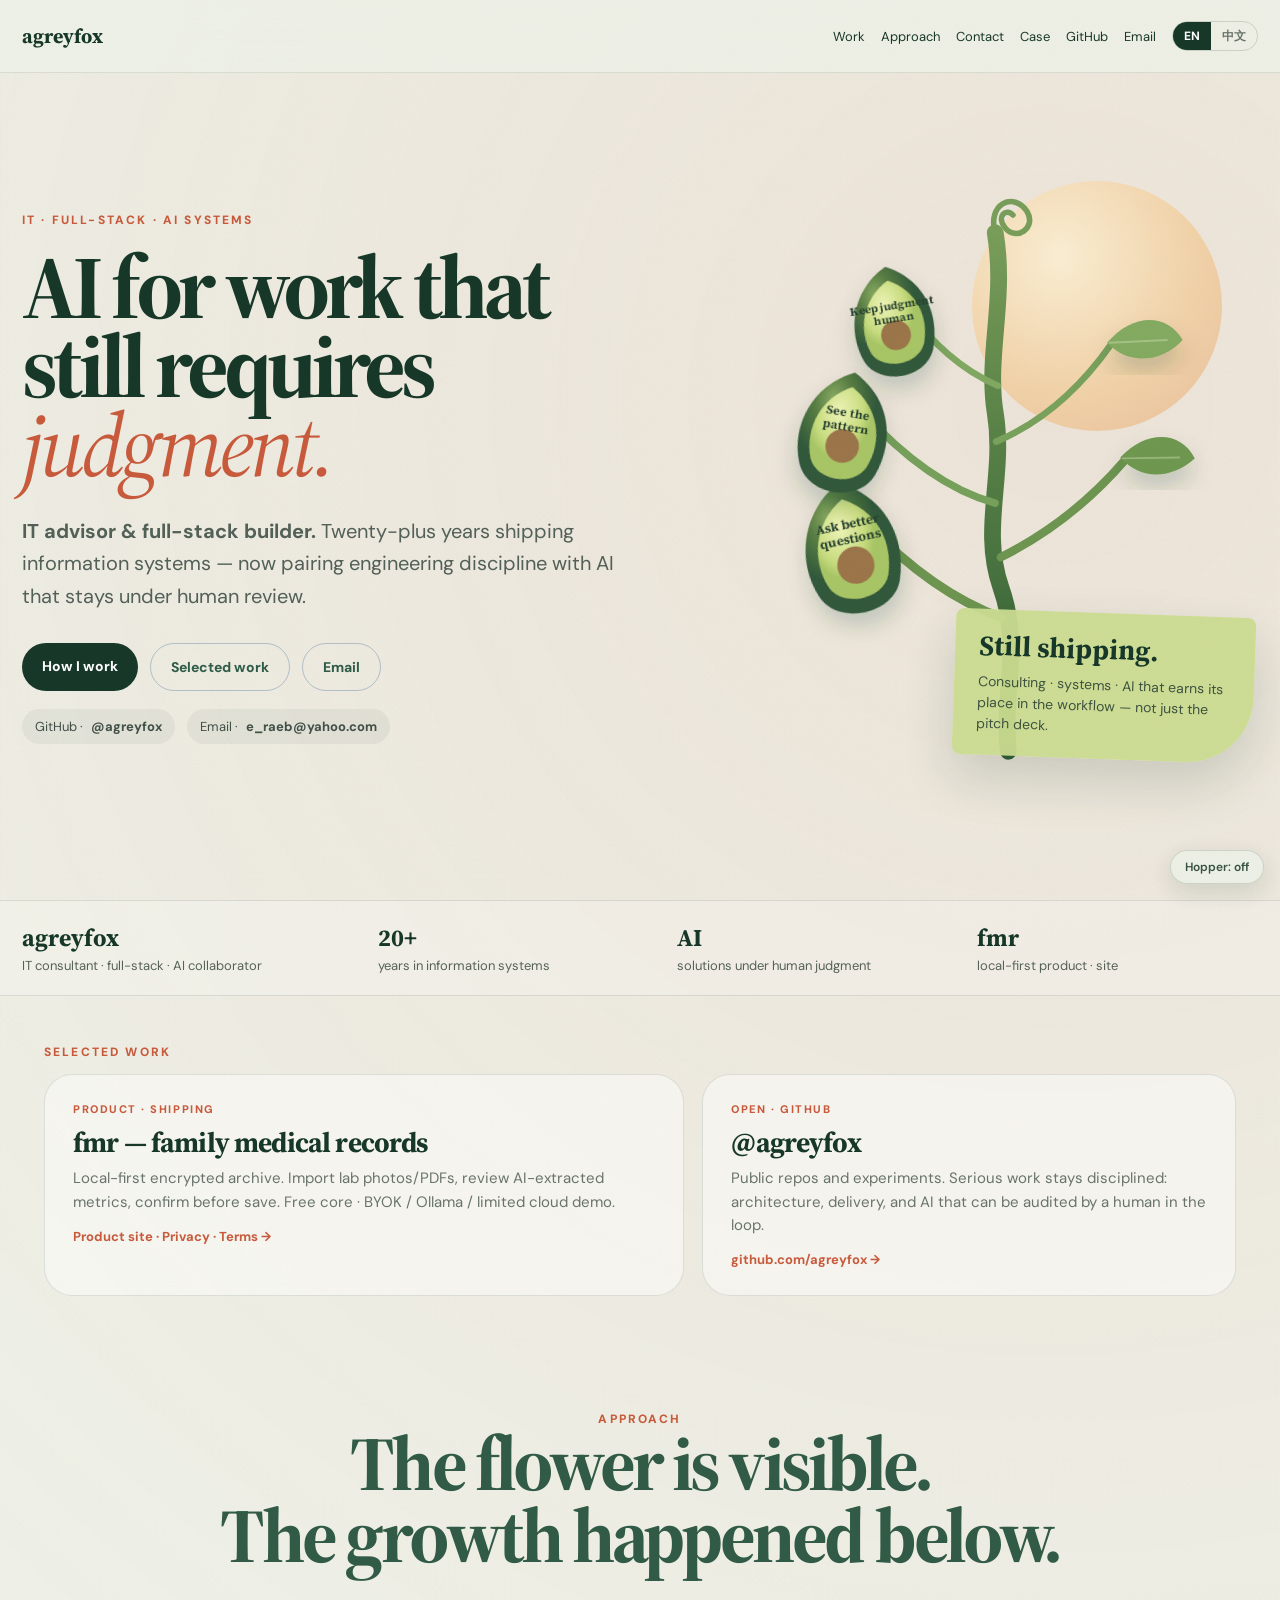
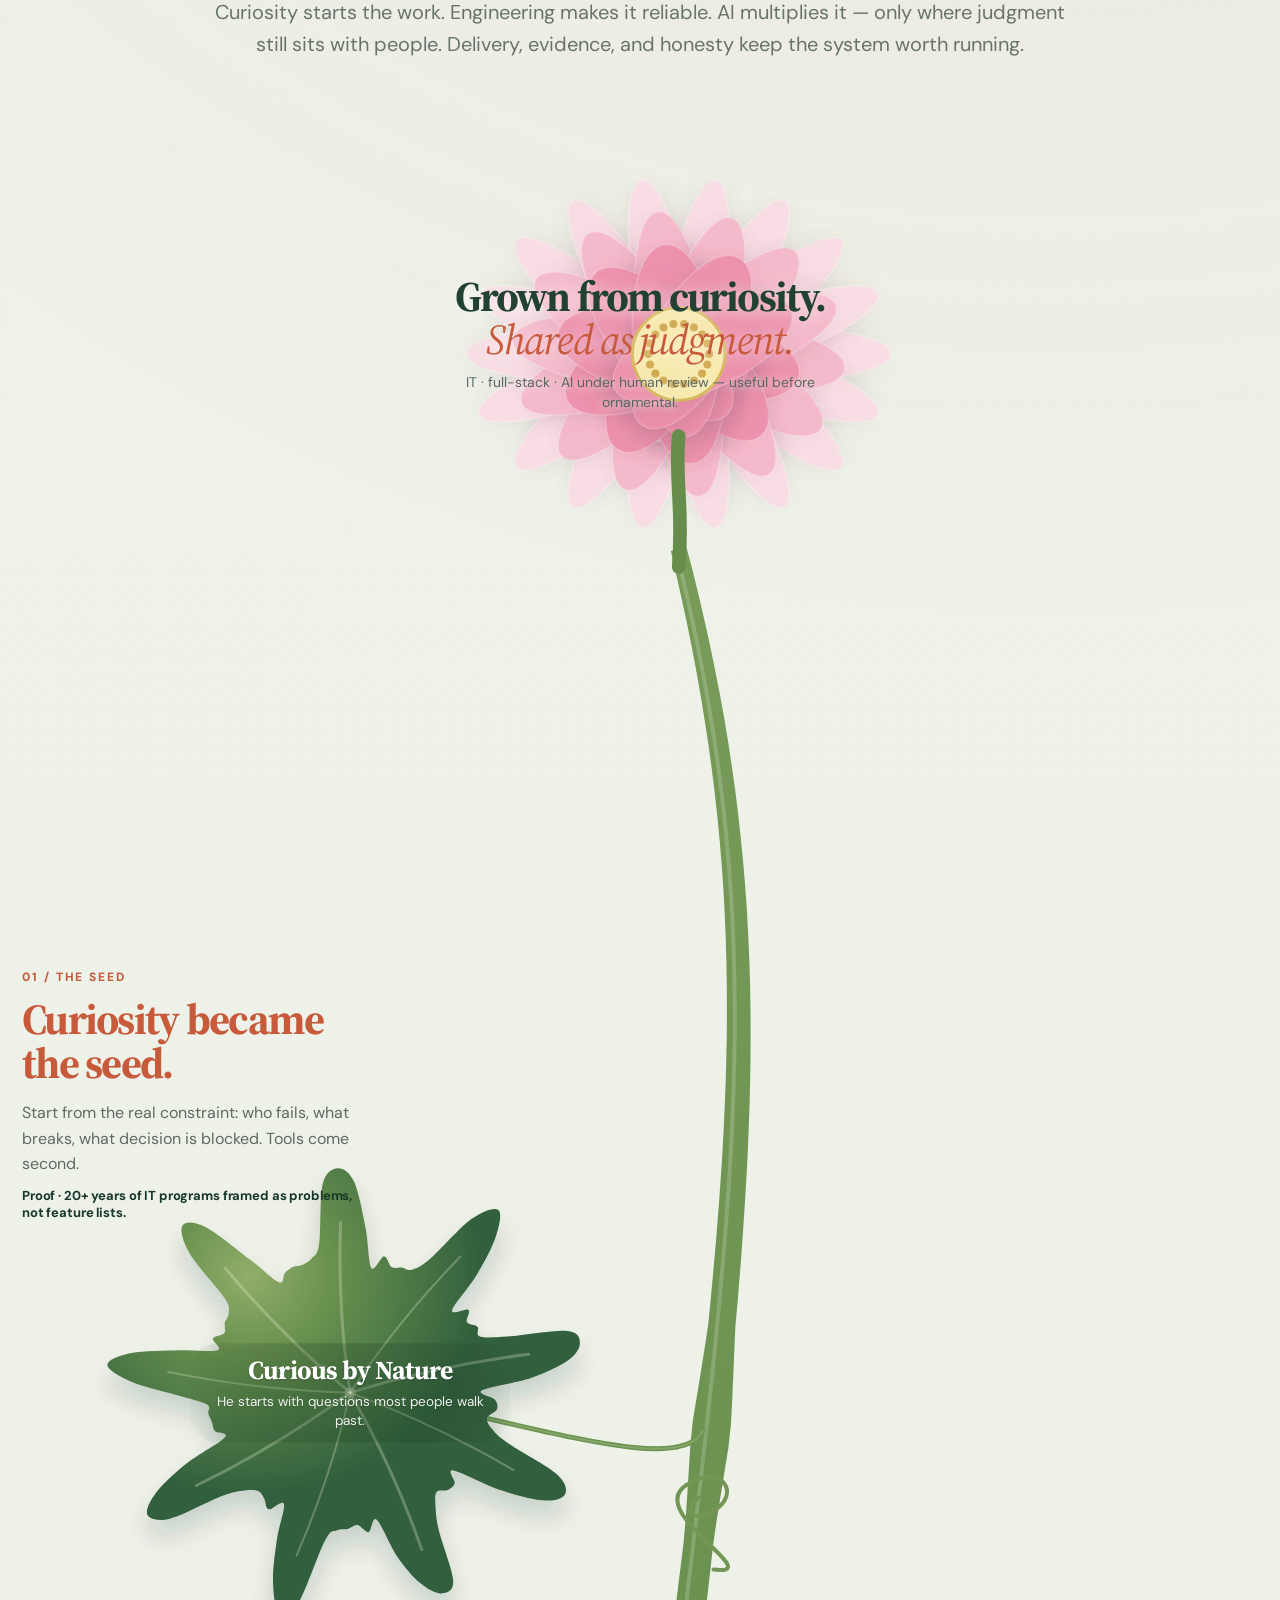
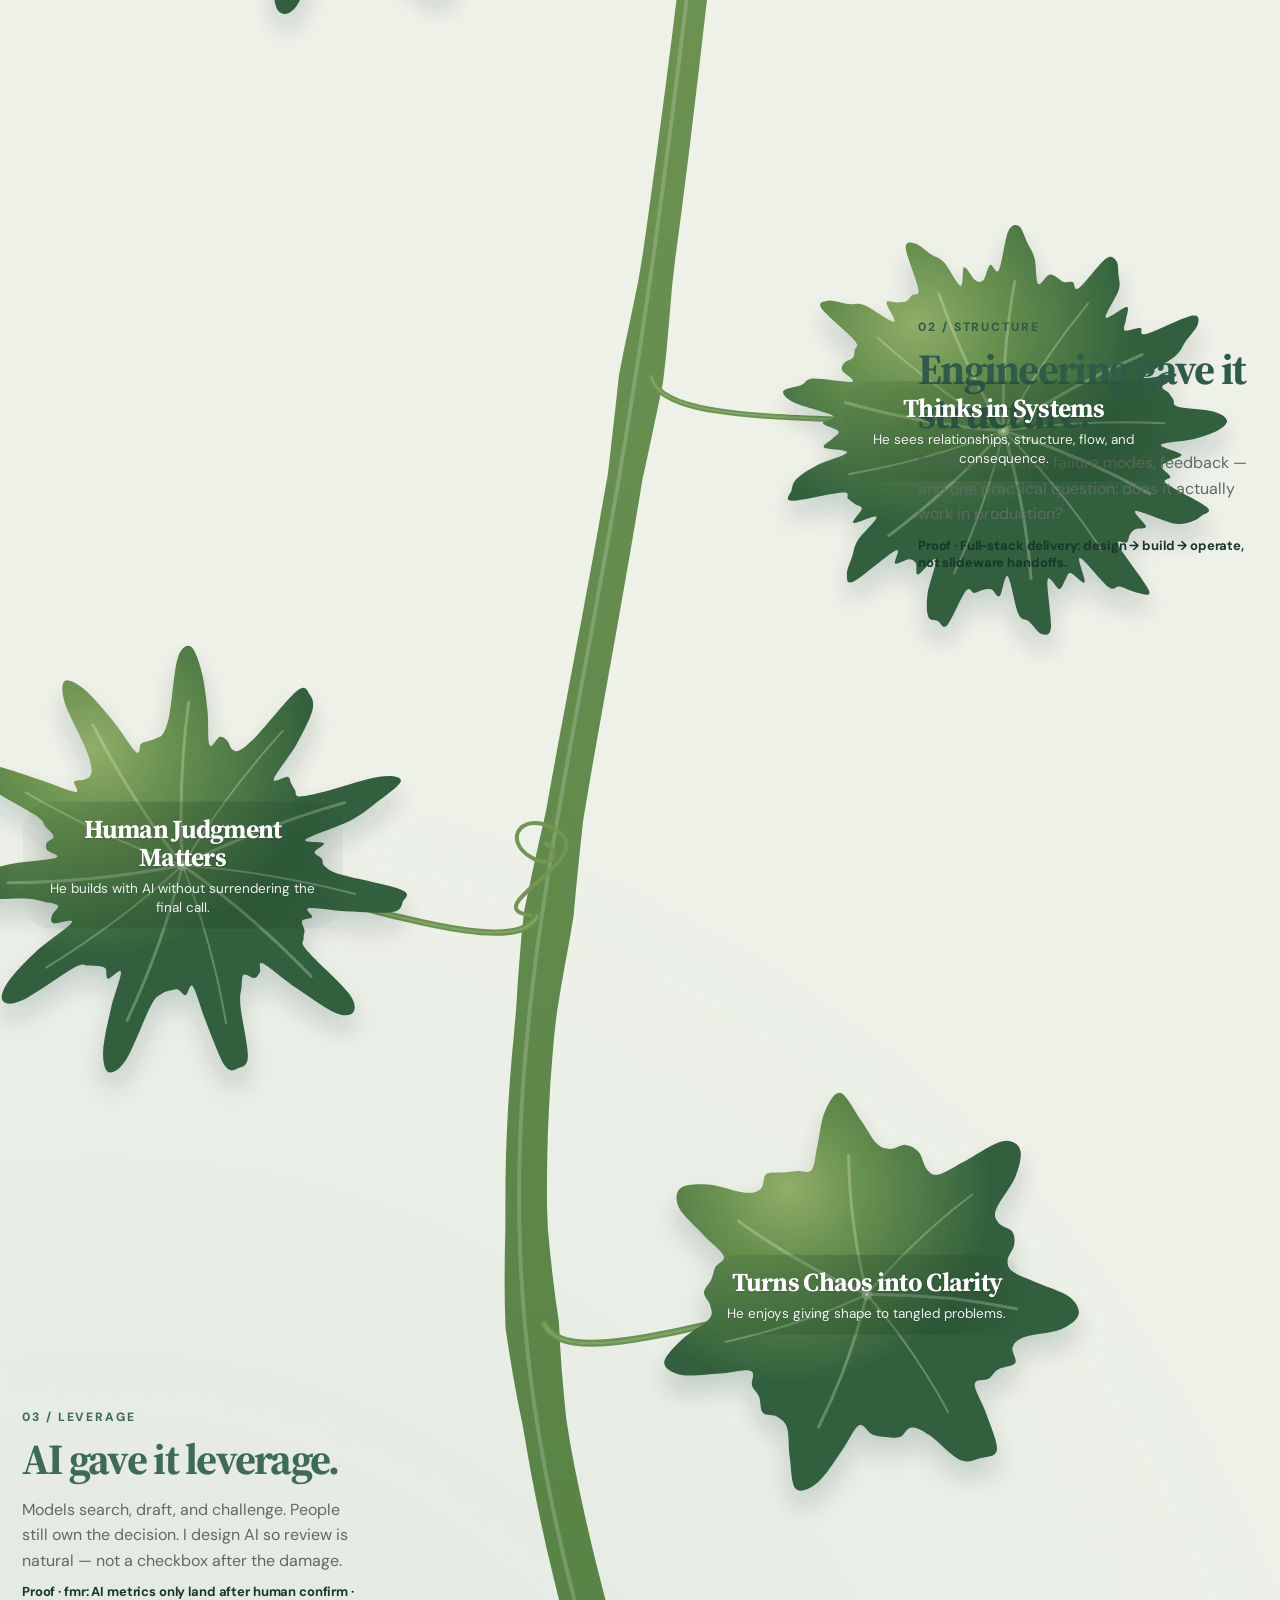
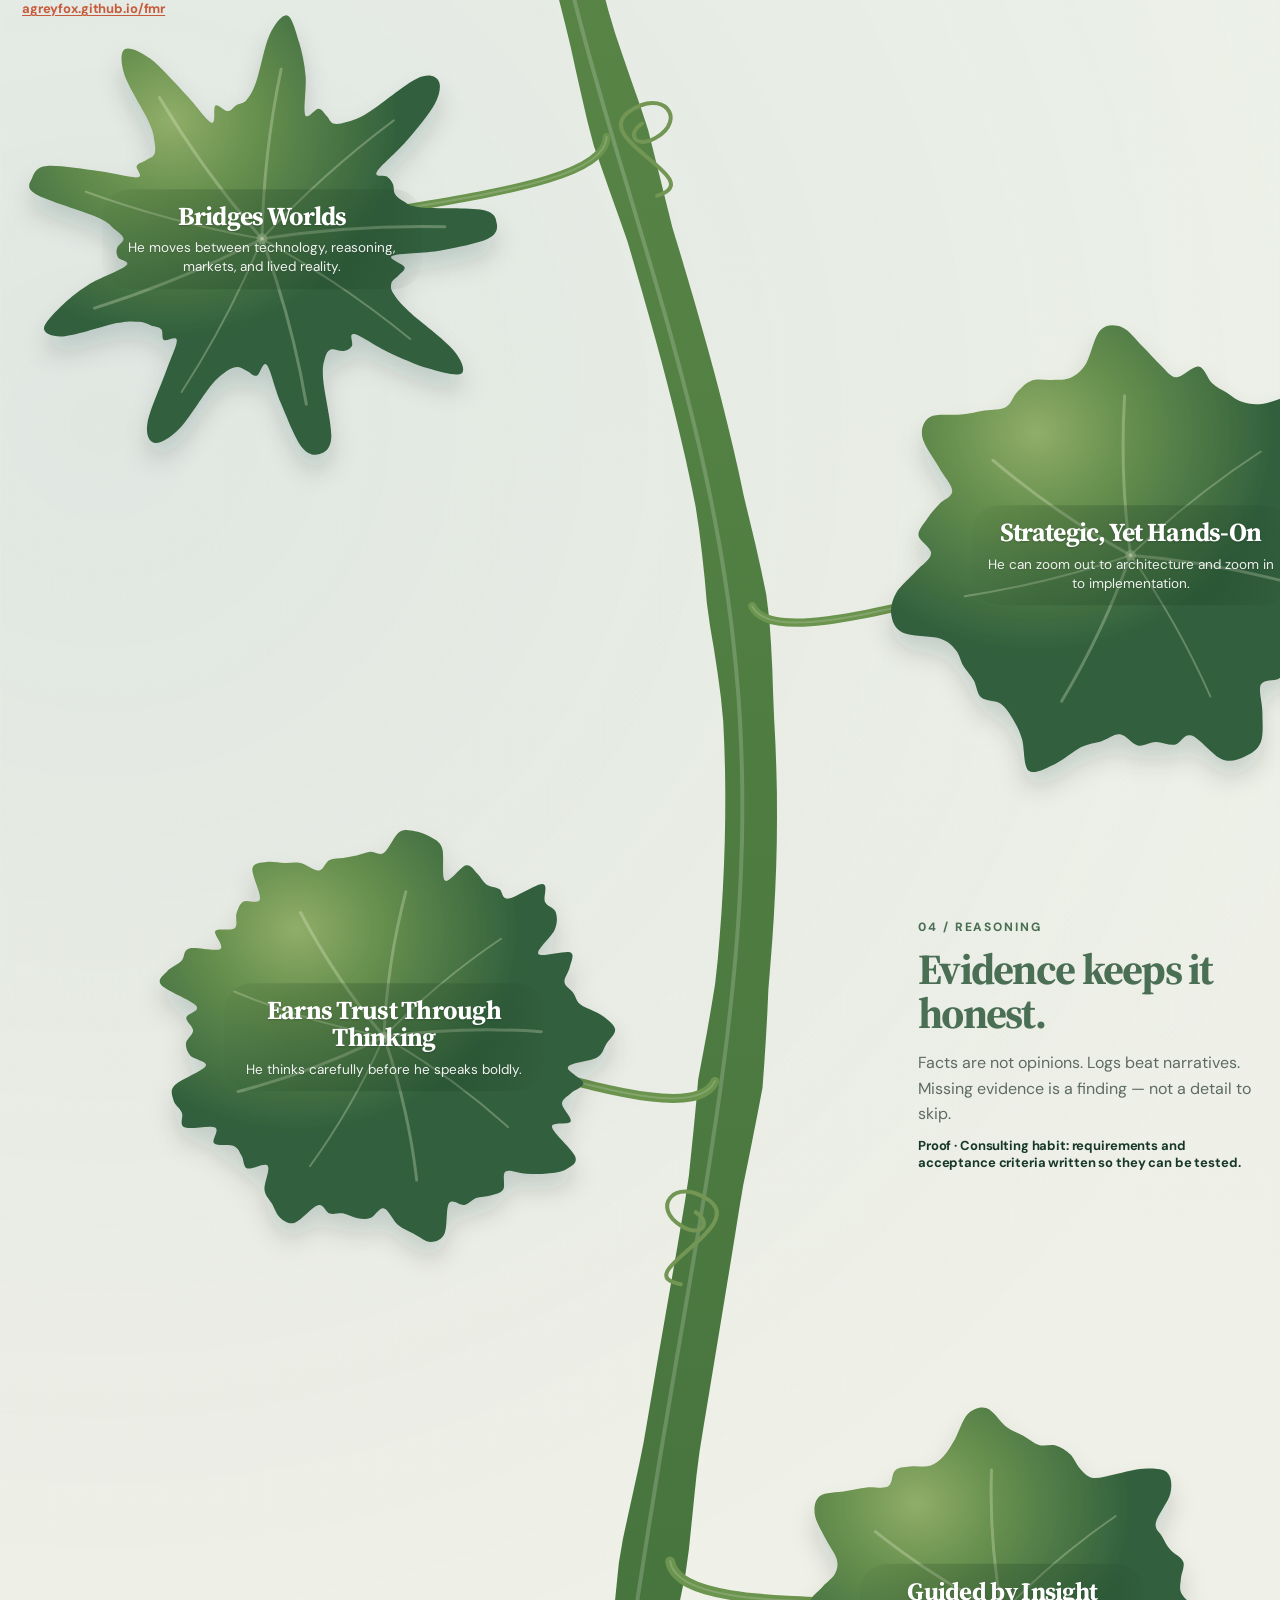
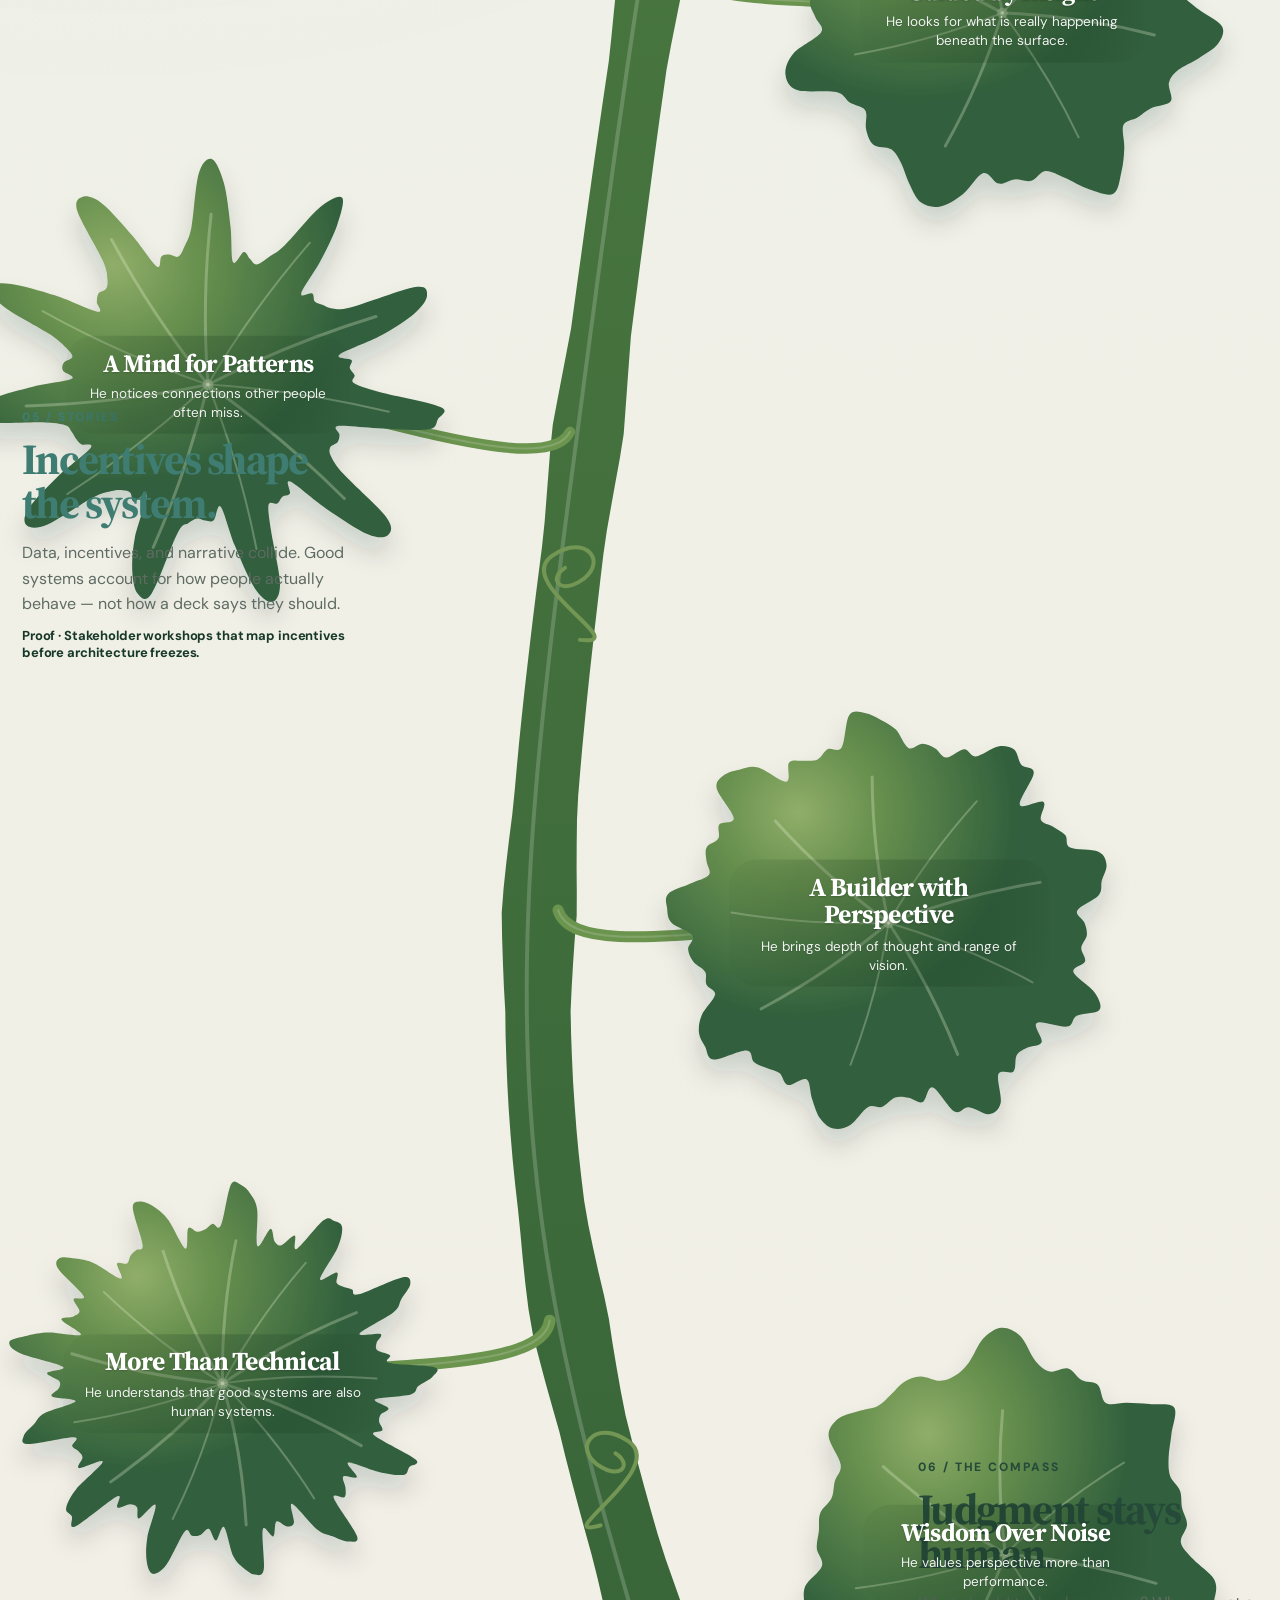
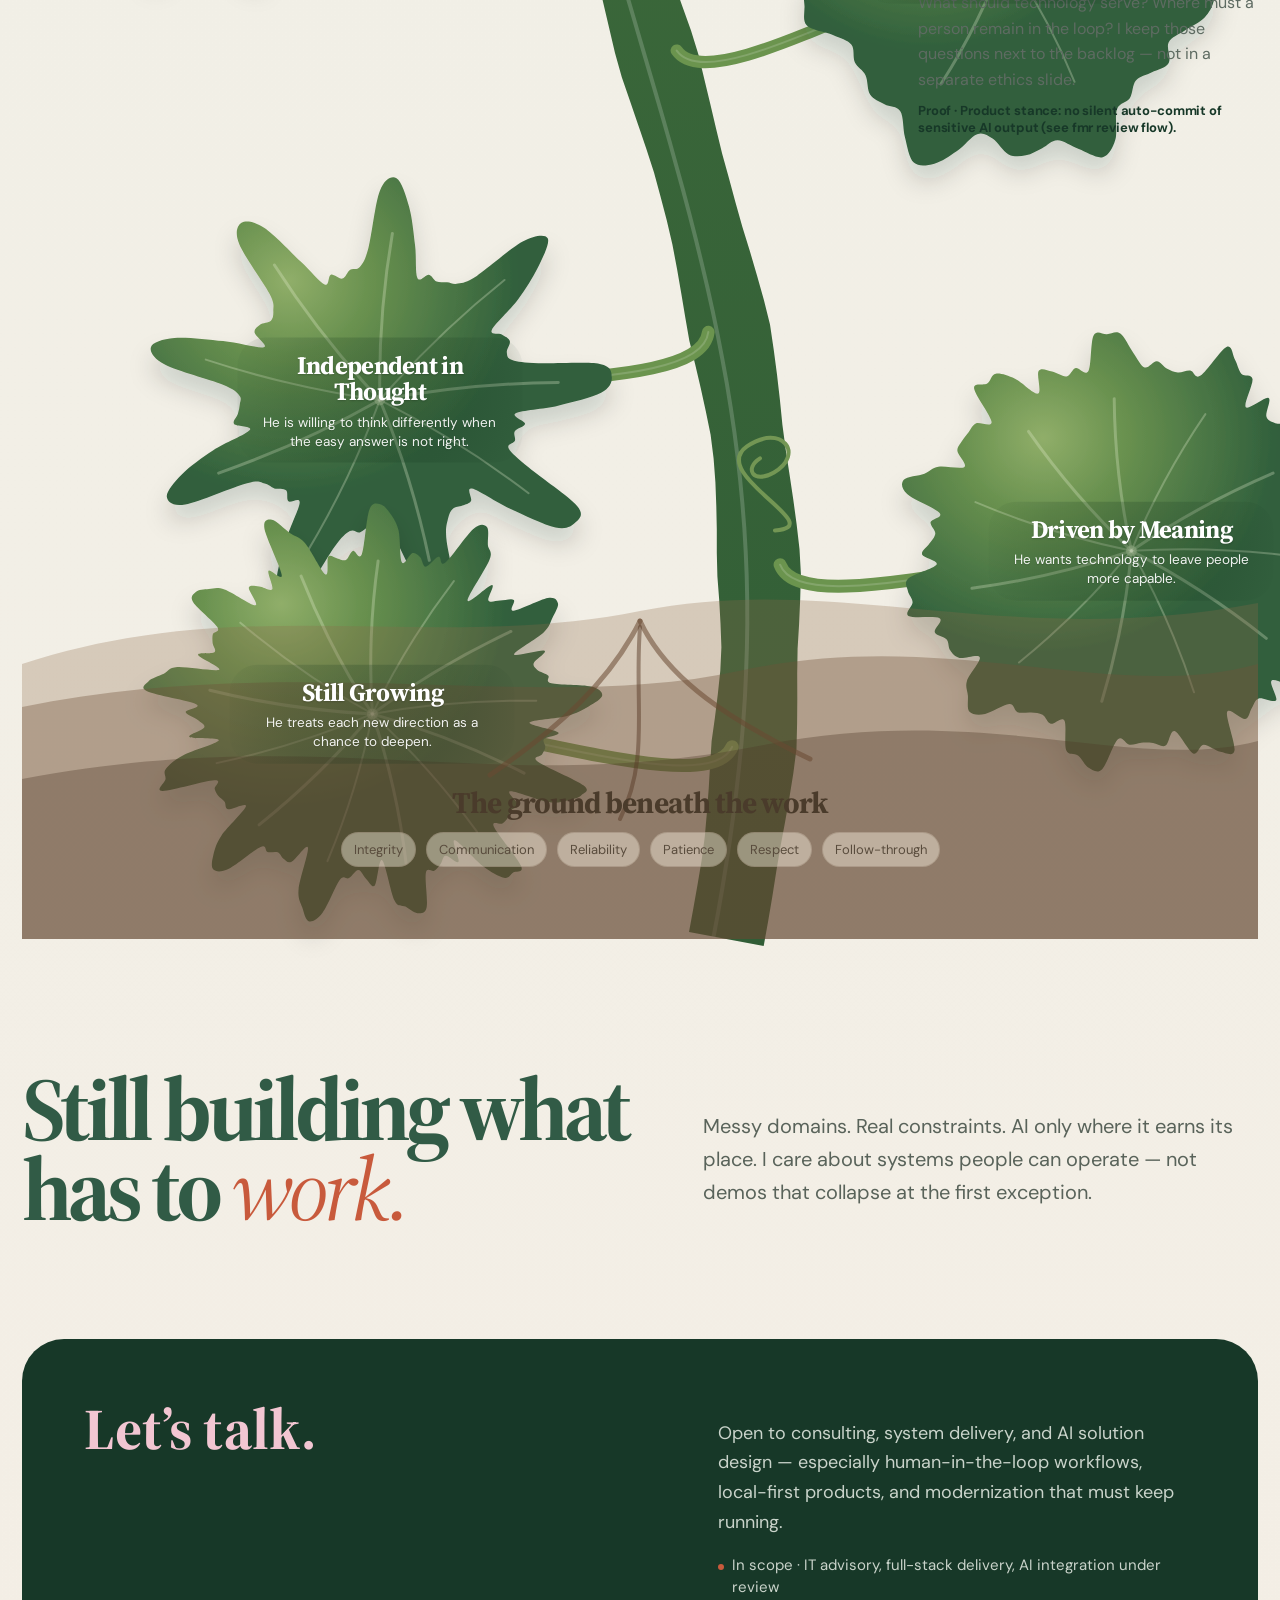
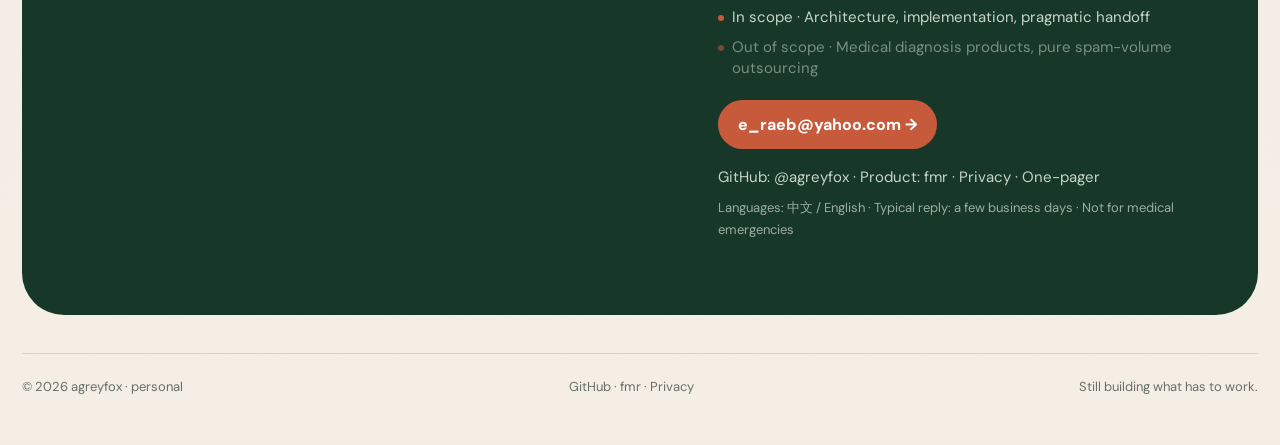
<file: backups/index.pre-taste-regen.20260710-225401.html>
<!doctype html>
<html lang="en">
<head>
<meta charset="utf-8">
<meta name="viewport" content="width=device-width,initial-scale=1">
<title>agreyfox — The Restless Vine</title>
<meta name="description" content="agreyfox — IT consultant, full-stack developer & AI collaborator. AI systems for work that still requires human judgment.">
<meta property="og:title" content="agreyfox — The Restless Vine">
<meta property="og:description" content="agreyfox — IT consultant, full-stack developer, AI collaborator. 20+ years. Systems that ship under real constraints.">
<meta property="og:type" content="website">
<meta name="twitter:card" content="summary">
<meta name="theme-color" content="#edf1e8">
<link rel="preconnect" href="https://fonts.googleapis.com">
<link rel="preconnect" href="https://fonts.gstatic.com" crossorigin>
<link href="https://fonts.googleapis.com/css2?family=DM+Sans:ital,opsz,wght@0,9..40,400;0,9..40,500;0,9..40,600;0,9..40,700;1,9..40,400&family=Source+Serif+4:opsz,wght@8..60,500;8..60,600;8..60,700&display=swap" rel="stylesheet">
<style>
:root{
  --paper:#edf1e8;
  --paper-warm:#f5f0e7;
  --ink:#173828;
  --muted:#68746b;
  /* two accents only: coral + forest; chapter hues = tints of these */
  --coral:#c85a3c;
  --accent:#c85a3c;
  --blue:#2f5c48;
  --plum:#3d6b58;
  --bronze:#4a6f55;
  --teal:#3f7d73;
  --violet:#264a3a;
  --stem:#38683f;
  --stem-light:#6a9458;
  --shadow:rgba(26,58,40,.16);
  --serif:"Source Serif 4",Georgia,"Times New Roman",serif;
  --sans:"DM Sans",Inter,-apple-system,BlinkMacSystemFont,"Segoe UI",sans-serif;
}
*{box-sizing:border-box}
html{scroll-behavior:smooth}
body{
  margin:0;color:var(--ink);overflow-x:hidden;
  background:
    radial-gradient(circle at 82% 4%,rgba(216,103,73,.11),transparent 19%),
    radial-gradient(circle at 8% 52%,rgba(66,111,149,.08),transparent 24%),
    linear-gradient(180deg,#eef2e9 0%,#edf1e8 48%,#f4eee5 100%);
  font-family:var(--sans);
}
body:before{
  content:"";position:fixed;inset:0;z-index:100;pointer-events:none;opacity:.08;
  background-image:url("data:image/svg+xml,%3Csvg xmlns='http://www.w3.org/2000/svg' width='160' height='160'%3E%3Cfilter id='n'%3E%3CfeTurbulence type='fractalNoise' baseFrequency='.9' numOctaves='2' stitchTiles='stitch'/%3E%3C/filter%3E%3Crect width='100%25' height='100%25' filter='url(%23n)' opacity='.15'/%3E%3C/svg%3E");
}
a{text-decoration:none;color:inherit}
.wrap{width:min(1260px,calc(100% - 44px));margin:auto}
nav{
  position:fixed;inset:0 0 auto;z-index:80;background:rgba(237,241,232,.72);
  backdrop-filter:blur(15px);border-bottom:1px solid rgba(23,56,40,.10)
}
.navin{height:72px;display:flex;align-items:center;justify-content:space-between}
.brand{font:700 20px/1 var(--serif)}
.navlinks{display:flex;gap:12px 16px;align-items:center;font-size:13px;flex-wrap:wrap;justify-content:flex-end}
.navlinks a:last-child{background:var(--coral);color:#fff;padding:10px 16px;border-radius:999px}

.hero{
  min-height:100vh;padding:118px 0 62px;
  display:grid;grid-template-columns:1.02fr .98fr;gap:56px;align-items:center
}
.kicker{font-size:12px;font-weight:800;letter-spacing:.18em;text-transform:uppercase;color:var(--coral)}
.hero h1{font:700 clamp(58px,7vw,114px)/.88 var(--serif);letter-spacing:-.055em;margin:20px 0 30px}
.hero h1 em{font-weight:400;color:var(--coral)}
.hero p{font-size:20px;line-height:1.64;color:#526057;max-width:700px}
.hero-actions{display:flex;gap:12px;margin-top:30px;flex-wrap:wrap}
.button{padding:14px 20px;border-radius:999px;font-weight:750;font-size:14px;background:var(--ink);color:#fff}
.button.ghost{background:transparent;border:1px solid rgba(66,111,149,.35);color:var(--blue)}
.handle-row{margin-top:18px;display:flex;gap:12px;flex-wrap:wrap}
.handle-pill{display:inline-flex;align-items:center;gap:8px;padding:9px 13px;border-radius:999px;background:rgba(23,56,40,.055);font-size:13px;color:#405047}

.hero-art{height:650px;position:relative}
.hero-art .sun{
  position:absolute;width:250px;height:250px;border-radius:50%;right:36px;top:28px;
  background:radial-gradient(circle at 35% 30%,#fff1ce,#f2c890 58%,#e5ad7f);opacity:.68
}
.hero-art svg{position:absolute;inset:0;width:100%;height:100%}
.hero-note{
  position:absolute;right:4px;bottom:44px;width:300px;padding:22px 24px;
  background:rgba(203,220,145,.94);border-radius:8px 8px 66px 8px;transform:rotate(2deg);
  box-shadow:0 22px 50px var(--shadow)
}
.hero-note b{display:block;font:700 28px/1.05 var(--serif);margin-bottom:10px}
.hero-note span{font-size:14px;color:#3e533f}

.identity-strip{
  border-top:1px solid rgba(23,56,40,.12);border-bottom:1px solid rgba(23,56,40,.12);
  padding:20px 0;background:rgba(255,255,255,.18)
}
.identity-grid{display:grid;grid-template-columns:1.2fr repeat(3,1fr);gap:18px;align-items:center}
.identity-grid strong{font-family:var(--serif);font-size:24px}
.identity-grid span{font-size:13px;color:#566258}

.intro{text-align:center;max-width:860px;margin:0 auto;padding:95px 0 58px}
.intro h2{font:700 clamp(50px,6vw,92px)/.94 var(--serif);letter-spacing:-.05em;margin:0 0 24px;color:#315b46}
.intro p{font-size:20px;line-height:1.64;color:var(--muted)}

.story-stage{position:relative;min-height:7200px}
#plantSvg{position:absolute;inset:0;width:100%;height:100%;overflow:visible}

.flower-quote{
  position:absolute;left:50%;top:136px;transform:translateX(-50%);
  width:470px;max-width:40vw;text-align:center;z-index:26
}
.flower-quote .line{
  font:700 clamp(30px,3.3vw,45px)/1.02 var(--serif);
  letter-spacing:-.045em;color:#214233;text-shadow:0 2px 18px rgba(255,255,255,.78)
}
.flower-quote .line em{font-weight:400;color:var(--coral)}
.flower-quote .sub{
  margin:12px auto 0;font-size:14px;color:#59675f;line-height:1.4;
  max-width:370px;text-shadow:0 1px 10px rgba(255,255,255,.9)
}
.soil-labels{
  position:absolute;left:50%;bottom:72px;transform:translateX(-50%);z-index:28;
  width:min(840px,calc(100% - 40px));text-align:center;color:#4c453c;
}
.soil-labels h3{
  margin:0 0 14px;font:700 30px/1.05 var(--serif);letter-spacing:-.03em;color:#4a3b2b;
}
.soil-labels .soil-words{display:flex;justify-content:center;gap:10px;flex-wrap:wrap}
.soil-labels span{
  display:inline-block;padding:8px 12px;border-radius:999px;
  background:rgba(255,248,230,.42);border:1px solid rgba(88,65,42,.18);
  font-size:13px;color:#594c3d;
}

.story-copy{position:absolute;width:340px;z-index:20;--chapter-color:var(--coral)}
.story-copy.left{left:0}.story-copy.right{right:0}
.story-copy .n{font-size:12px;font-weight:800;letter-spacing:.16em;color:var(--chapter-color)}
.story-copy h3{
  font:700 43px/1.01 var(--serif);letter-spacing:-.04em;margin:12px 0 16px;
  color:var(--chapter-color)
}
.story-copy p{font-size:16px;line-height:1.6;color:#5e6b62;margin:0}
.story-copy.seed{--chapter-color:var(--coral)}
.story-copy.structure{--chapter-color:var(--blue)}
.story-copy.leverage{--chapter-color:var(--plum)}
.story-copy.reasoning{--chapter-color:var(--bronze)}
.story-copy.stories{--chapter-color:var(--teal)}
.story-copy.compass{--chapter-color:var(--violet)}

.leaf-content{
  position:absolute;z-index:25;transform:translate(-50%,-50%);pointer-events:none;
  display:flex;align-items:center;justify-content:center;text-align:center
}
.leaf-content .panel{
  padding:14px 16px 12px;max-width:100%;
  background:radial-gradient(circle at 50% 40%,rgba(16,49,27,.24),rgba(16,49,27,.17) 56%,rgba(16,49,27,.10) 76%,transparent 100%);
  border-radius:28px
}
.leaf-content h3{margin:0 0 8px;font:700 24px/1.05 var(--serif);letter-spacing:-.028em;color:#fff;text-shadow:0 1px 2px rgba(0,0,0,.18)}
.leaf-content p{margin:0;font-size:13.5px;line-height:1.42;color:rgba(255,255,255,.93);text-shadow:0 1px 1px rgba(0,0,0,.14)}
.leaf-content.small{width:220px}.leaf-content.small h3{font-size:21px}
.leaf-content.mid{width:250px}
.leaf-content.wide{width:285px}.leaf-content.wide h3{font-size:25px}
.leaf-content.xwide{width:320px}.leaf-content.xwide h3{font-size:26px}

.grasshopper{
  position:fixed;z-index:60;width:94px;height:68px;left:0;top:0;pointer-events:none;
  transform-origin:50% 72%;filter:drop-shadow(0 8px 7px rgba(23,56,35,.24))
}
.grasshopper svg{width:100%;height:100%;overflow:visible}
.jump-note{
  position:fixed;z-index:59;pointer-events:none;font-family:var(--sans);font-weight:600;letter-spacing:-.01em;
  color:#406d44;font-size:14px;max-width:220px;opacity:0;transition:opacity .22s ease
}

.closing{padding:130px 0 50px;display:grid;grid-template-columns:1.06fr .94fr;gap:56px;align-items:end}
.closing h2{font:700 clamp(60px,7vw,108px)/.89 var(--serif);letter-spacing:-.055em;margin:0;color:#315b46}
.closing h2 em{font-weight:400;color:var(--coral)}
.closing p{font-size:20px;line-height:1.64;color:#59635a}
.contact{
  margin:60px 0 0;background:#173828;color:white;border-radius:42px;padding:62px;
  display:grid;grid-template-columns:1.1fr .9fr;gap:50px
}
.contact h3{font:700 58px/.95 var(--serif);margin:0;color:#f2c6d2}
.contact p{font-size:18px;line-height:1.65;color:#c9d3ca}
.contact a.mail{display:inline-block;margin-top:12px;padding:14px 20px;border-radius:999px;background:var(--coral);font-weight:750}
.github-line{margin-top:18px;color:#c9d3ca;font-size:15px}
footer{padding:38px 0 50px;font-size:13px;color:#677067}
.footer{border-top:1px solid rgba(24,54,37,.14);padding-top:24px;display:flex;justify-content:space-between;gap:12px;flex-wrap:wrap}

@media(max-width:950px){
  .hero{grid-template-columns:1fr}.hero-art{height:560px}
  .navlinks a:not(:last-child){display:none}
  .identity-grid{grid-template-columns:1fr 1fr}
  .story-copy{width:250px}.story-copy h3{font-size:32px}
  .leaf-content{transform:translate(-50%,-50%) scale(.84)}
  .flower-quote{top:150px;width:340px;max-width:52vw}
  .closing,.contact{grid-template-columns:1fr}
}
@media(max-width:680px){
  .identity-grid{grid-template-columns:1fr}
  .story-copy{width:44%}.story-copy h3{font-size:27px}.story-copy p{font-size:14px}
  .leaf-content{transform:translate(-50%,-50%) scale(.70)}
  .flower-quote{top:155px;width:280px;max-width:70vw}.flower-quote .line{font-size:24px}.flower-quote .sub{font-size:12px}
  .contact{padding:34px}
}

/* P0–P1: proof, work strip, hopper toggle, mobile linear */
.proof{display:block;margin-top:10px;font-size:13px;font-weight:700;color:var(--ink);letter-spacing:-.01em}
.proof a{color:var(--coral);text-decoration:underline;text-underline-offset:2px}
.work-strip{padding:48px 0 20px}
.work-strip .kicker{margin-bottom:14px}
.work-grid{display:grid;grid-template-columns:1.2fr 1fr;gap:18px}
@media(max-width:800px){.work-grid{grid-template-columns:1fr}}
.work-card{
  display:block;padding:26px 28px;border-radius:28px;
  background:rgba(255,255,255,.45);border:1px solid rgba(23,56,40,.12);
  transition:border-color .15s,transform .15s,box-shadow .15s
}
.work-card:hover{border-color:rgba(200,90,60,.4);transform:translateY(-2px);box-shadow:0 16px 40px var(--shadow)}
.work-card .meta{font-size:11px;font-weight:800;letter-spacing:.14em;text-transform:uppercase;color:var(--coral);margin:0 0 10px}
.work-card h3{font:700 28px/1.05 var(--serif);margin:0 0 10px;letter-spacing:-.03em}
.work-card p{margin:0;font-size:15px;line-height:1.55;color:var(--muted)}
.work-card .go{display:inline-block;margin-top:14px;font-size:13px;font-weight:700;color:var(--coral)}
.scope-list{margin:16px 0 0;padding:0;list-style:none}
.scope-list li{margin:8px 0;padding-left:14px;position:relative;font-size:15px;color:#c9d3ca;line-height:1.45}
.scope-list li:before{content:"";position:absolute;left:0;top:.55em;width:6px;height:6px;border-radius:50%;background:var(--coral)}
.scope-list .out{opacity:.55}
.hopper-toggle{
  position:fixed;right:16px;bottom:16px;z-index:90;
  padding:10px 14px;border-radius:999px;border:1px solid rgba(23,56,40,.18);
  background:rgba(237,241,232,.92);backdrop-filter:blur(10px);
  font:600 12px/1 var(--sans);color:var(--ink);cursor:pointer;
  box-shadow:0 8px 24px var(--shadow)
}
.hopper-toggle:hover{border-color:var(--coral);color:var(--coral)}
.hopper-toggle[aria-pressed="false"]{opacity:.85}
body.hopper-off .grasshopper,body.hopper-off .jump-note{display:none!important}

.lang-toggle{
  display:inline-flex;align-items:center;gap:0;border:1px solid rgba(23,56,40,.16);
  border-radius:999px;overflow:hidden;font-size:12px;font-weight:700
}
.lang-toggle button{
  border:0;background:transparent;padding:8px 11px;cursor:pointer;
  font:700 12px/1 var(--sans);color:var(--muted)
}
.lang-toggle button[aria-pressed="true"]{background:var(--ink);color:#fff}
@media print{
  nav,.grasshopper,.jump-note,.hopper-toggle,.lang-toggle{display:none!important}
}

.linear-path{display:none;padding:10px 0 40px}
.linear-path article{
  margin:0 0 18px;padding:22px 22px 20px;border-radius:22px;
  background:rgba(255,255,255,.42);border:1px solid rgba(23,56,40,.1)
}
.linear-path .n{font-size:11px;font-weight:800;letter-spacing:.14em;color:var(--coral)}
.linear-path h3{font:700 26px/1.08 var(--serif);margin:8px 0 10px;letter-spacing:-.03em}
.linear-path p{margin:0;font-size:15px;line-height:1.55;color:var(--muted)}
.linear-path .proof{margin-top:12px}
@media(max-width:680px){
  .story-stage{display:none!important}
  .linear-path{display:block}
  .intro{padding:56px 0 24px}
  .intro h2{font-size:clamp(36px,10vw,52px)}
  .hero{padding:100px 0 40px;min-height:auto}
  .hero h1{font-size:clamp(40px,11vw,64px)}
  .hero-art{height:380px;margin-top:12px}
  .hero-note{width:min(280px,88%);right:8px;bottom:16px}
  .contact{padding:34px;border-radius:28px}
  .contact h3{font-size:36px}
  .closing{padding:70px 0 30px}
  .closing h2{font-size:clamp(40px,11vw,64px)}
  .identity-grid strong{font-size:20px}
}
@media(prefers-reduced-motion:reduce){
  html{scroll-behavior:auto}
  .grasshopper,.jump-note,.hopper-toggle{display:none!important}
}
</style>
</head>
<body class="hopper-off">
<nav>
  <div class="wrap navin">
    <div class="brand">agreyfox</div>
    <div class="navlinks">
      <a href="#work" data-i18n="nav_work">Work</a>
      <a href="#story" data-i18n="nav_approach">Approach</a>
      <a href="#contact" data-i18n="nav_contact">Contact</a>
      <a href="case.html" data-i18n="nav_case">Case</a>
      <a href="https://github.com/agreyfox" target="_blank" rel="noreferrer">GitHub</a>
      <a href="mailto:e_raeb@yahoo.com" data-i18n="nav_email">Email</a>
      <div class="lang-toggle" role="group" aria-label="Language">
        <button type="button" id="langEn" aria-pressed="true">EN</button>
        <button type="button" id="langZh" aria-pressed="false">中文</button>
      </div>
    </div>
  </div>
</nav>

<div class="wrap">
  <section class="hero">
    <div>
      <div class="kicker" data-i18n="hero_kicker">IT · Full-stack · AI systems</div>
      <h1 data-i18n-html="hero_h1">AI for work that still requires <em>judgment.</em></h1>
      <p data-i18n-html="hero_p"><strong>IT advisor &amp; full-stack builder.</strong> Twenty-plus years shipping information systems — now pairing engineering discipline with AI that stays under human review.</p>
      <div class="hero-actions">
        <a class="button" data-hop data-joke="scroll. the vine does the talking." data-hop-y=".05" href="#story" data-i18n="hero_cta_work">How I work</a>
        <a class="button ghost" data-hop data-joke="product, then policy." data-hop-y=".05" href="#work" data-i18n="hero_cta_selected">Selected work</a>
        <a class="button ghost" data-hop data-joke="email is still a good protocol." data-hop-y=".05" href="mailto:e_raeb@yahoo.com" data-i18n="hero_cta_email">Email</a>
      </div>
      <div class="handle-row">
        <span class="handle-pill" data-hop data-joke="yes, the fox is grey." data-hop-y=".05">GitHub · <strong>@agreyfox</strong></span>
        <span class="handle-pill" data-hop data-joke="direct line." data-hop-y=".05">Email · <strong>e_raeb@yahoo.com</strong></span>
      </div>
    </div>

    <div class="hero-art">
      <div class="sun"></div>
      <svg viewBox="0 0 620 650" aria-hidden="true">
        <defs>
          <linearGradient id="heroStem" x1="0" y1="1" x2="0" y2="0">
            <stop offset="0" stop-color="#315d36"/>
            <stop offset=".58" stop-color="#567f45"/>
            <stop offset="1" stop-color="#789d59"/>
          </linearGradient>
          <radialGradient id="avocadoSkin" cx="32%" cy="24%">
            <stop offset="0" stop-color="#88aa62"/>
            <stop offset=".42" stop-color="#587d43"/>
            <stop offset="1" stop-color="#31583a"/>
          </radialGradient>
          <radialGradient id="avocadoFlesh" cx="38%" cy="28%">
            <stop offset="0" stop-color="#edf3b6"/>
            <stop offset=".7" stop-color="#c8dc7f"/>
            <stop offset="1" stop-color="#a7c565"/>
          </radialGradient>
          <filter id="heroShadow" x="-40%" y="-40%" width="180%" height="180%">
            <feDropShadow dx="0" dy="14" stdDeviation="12" flood-color="#183625" flood-opacity=".18"/>
          </filter>
        </defs>

        <path d="M352 618 C345 555 367 507 344 442 C322 379 349 322 338 255 C328 193 350 134 338 62"
              fill="none" stroke="url(#heroStem)" stroke-width="18" stroke-linecap="round"/>

        <path d="M345 475 C296 457 247 423 201 375" fill="none" stroke="#6d9550" stroke-width="10" stroke-linecap="round"/>
        <path d="M338 352 C285 337 238 301 194 252" fill="none" stroke="#75a05a" stroke-width="8" stroke-linecap="round"/>
        <path d="M341 226 C301 209 271 180 244 145" fill="none" stroke="#80a861" stroke-width="7" stroke-linecap="round"/>

        <path d="M344 410 C394 385 439 350 477 306" fill="none" stroke="#6d9550" stroke-width="9" stroke-linecap="round"/>
        <path d="M339 286 C391 264 431 226 462 182" fill="none" stroke="#78a15b" stroke-width="7" stroke-linecap="round"/>
        <path d="M472 303 C500 273 537 274 552 304 C529 325 495 329 472 303Z" fill="#6e974f" filter="url(#heroShadow)"/>
        <path d="M458 180 C485 148 522 148 539 177 C517 201 481 205 458 180Z" fill="#83aa61" filter="url(#heroShadow)"/>
        <path d="M474 304 L536 303" stroke="rgba(240,248,219,.30)" stroke-width="2"/>
        <path d="M460 180 L523 177" stroke="rgba(240,248,219,.30)" stroke-width="2"/>

        <g transform="translate(184 397) rotate(-12)" filter="url(#heroShadow)">
          <path d="M0 -68 C45 -45 59 3 43 47 C30 82 -31 82 -45 48 C-62 6 -45 -46 0 -68Z" fill="url(#avocadoSkin)"/>
          <path d="M0 -50 C34 -31 44 5 32 39 C22 64 -22 64 -33 40 C-46 8 -34 -32 0 -50Z" fill="url(#avocadoFlesh)"/>
          <circle cx="0" cy="22" r="20" fill="#9b7449"/>
          <text x="0" y="-18" text-anchor="middle" font-family="var(--serif)" font-size="14" font-weight="700" fill="#274331">Ask better</text>
          <text x="0" y="-2" text-anchor="middle" font-family="var(--serif)" font-size="14" font-weight="700" fill="#274331">questions</text>
        </g>

        <g transform="translate(177 273) rotate(10)" filter="url(#heroShadow)">
          <path d="M0 -62 C42 -41 55 2 40 43 C27 76 -28 77 -42 44 C-58 5 -42 -42 0 -62Z" fill="url(#avocadoSkin)"/>
          <path d="M0 -46 C31 -29 42 4 30 35 C20 59 -20 60 -31 37 C-43 6 -31 -30 0 -46Z" fill="url(#avocadoFlesh)"/>
          <circle cx="0" cy="18" r="18" fill="#9b7449"/>
          <text x="0" y="-14" text-anchor="middle" font-family="var(--serif)" font-size="13" font-weight="700" fill="#274331">See the</text>
          <text x="0" y="1" text-anchor="middle" font-family="var(--serif)" font-size="13" font-weight="700" fill="#274331">pattern</text>
        </g>

        <g transform="translate(229 155) rotate(-9)" filter="url(#heroShadow)">
          <path d="M0 -57 C38 -38 50 0 37 38 C25 68 -25 69 -38 40 C-52 4 -38 -39 0 -57Z" fill="url(#avocadoSkin)"/>
          <path d="M0 -42 C29 -27 38 3 28 31 C18 52 -18 53 -29 33 C-40 5 -29 -27 0 -42Z" fill="url(#avocadoFlesh)"/>
          <circle cx="0" cy="17" r="16" fill="#9b7449"/>
          <text x="0" y="-11" text-anchor="middle" font-family="var(--serif)" font-size="12" font-weight="700" fill="#274331">Keep judgment</text>
          <text x="0" y="3" text-anchor="middle" font-family="var(--serif)" font-size="12" font-weight="700" fill="#274331">human</text>
        </g>

        <path d="M338 63 C329 30 358 18 372 39 C383 57 360 72 348 56 C339 44 350 35 357 43"
              fill="none" stroke="#789d59" stroke-width="6" stroke-linecap="round"/>
      </svg>
      <div class="hero-note" data-hop data-joke="ship, then refine." data-hop-y=".03">
        <b data-i18n="hero_note_b">Still shipping.</b>
        <span data-i18n="hero_note_s">Consulting · systems · AI that earns its place in the workflow — not just the pitch deck.</span>
      </div>
    </div>
  </section>
</div>

<section class="identity-strip" aria-label="Credentials">
  <div class="wrap identity-grid">
    <div><strong>agreyfox</strong><br><span data-i18n="id_role">IT consultant · full-stack · AI collaborator</span></div>
    <div><strong>20+</strong><br><span data-i18n="id_years">years in information systems</span></div>
    <div><strong>AI</strong><br><span data-i18n="id_ai">solutions under human judgment</span></div>
    <div><strong>fmr</strong><br><span data-i18n-html="id_fmr">local-first product · <a href="https://agreyfox.github.io/fmr/">site</a></span></div>
  </div>
</section>

<div class="wrap">

<section class="work-strip wrap" id="work">
  <div class="kicker" data-i18n="work_kicker">Selected work</div>
  <div class="work-grid">
    <a class="work-card" href="https://agreyfox.github.io/fmr/" data-hop data-joke="local-first, then cloud if you choose." data-hop-y=".04">
      <p class="meta" data-i18n="work_fmr_meta">Product · Shipping</p>
      <h3 data-i18n="work_fmr_h">fmr — family medical records</h3>
      <p data-i18n="work_fmr_p">Local-first encrypted archive. Import lab photos/PDFs, review AI-extracted metrics, confirm before save. Free core · BYOK / Ollama / limited cloud demo.</p>
      <span class="go" data-i18n="work_fmr_go">Product site · Privacy · Terms →</span>
    </a>
    <a class="work-card" href="https://github.com/agreyfox" target="_blank" rel="noreferrer" data-hop data-joke="code when it helps the story." data-hop-y=".04">
      <p class="meta" data-i18n="work_gh_meta">Open · GitHub</p>
      <h3>@agreyfox</h3>
      <p data-i18n="work_gh_p">Public repos and experiments. Serious work stays disciplined: architecture, delivery, and AI that can be audited by a human in the loop.</p>
      <span class="go">github.com/agreyfox →</span>
    </a>
  </div>
</section>

  <section class="intro" id="story" data-hop data-joke="roots before flowers." data-hop-y=".08">
    <div class="kicker" data-i18n="intro_kicker">Approach</div>
    <h2 data-i18n-html="intro_h2">The flower is visible.<br>The growth happened below.</h2>
    <p data-i18n="intro_p">Curiosity starts the work. Engineering makes it reliable. AI multiplies it — only where judgment still sits with people. Delivery, evidence, and honesty keep the system worth running.</p>
  </section>

  <section class="story-stage" id="ideas">
    <svg id="plantSvg" aria-hidden="true"></svg>

    <div class="flower-quote" data-hop data-joke="wisdom, now available in flower format." data-hop-y=".02">
      <div class="line">Grown from curiosity.<br><em>Shared as judgment.</em></div>
      <div class="sub">IT · full-stack · AI under human review — useful before ornamental.</div>
    </div>

    <div class="story-copy left seed" style="top:830px" data-hop data-joke="question first. then ship." data-hop-y=".04">
      <div class="n">01 / THE SEED</div><h3 data-i18n="ch1_h">Curiosity became the seed.</h3>
      <p>Start from the real constraint: who fails, what breaks, what decision is blocked. Tools come second.</p>
      <span class="proof" data-i18n="ch1_proof">Proof · 20+ years of IT programs framed as problems, not feature lists.</span>
    </div>
    <div class="story-copy right structure" style="top:1780px" data-hop data-joke="if it only works in the demo, it does not work." data-hop-y=".04">
      <div class="n">02 / STRUCTURE</div><h3 data-i18n="ch2_h">Engineering gave it structure.</h3>
      <p data-i18n="ch2_p">Boundaries, flows, failure modes, feedback — and one practical question: does it actually work in production?</p>
      <span class="proof" data-i18n="ch2_proof">Proof · Full-stack delivery: design → build → operate, not slideware handoffs.</span>
    </div>
    <div class="story-copy left leverage" style="top:2870px" data-hop data-joke="leverage is nice. brakes are also nice." data-hop-y=".04">
      <div class="n">03 / LEVERAGE</div><h3 data-i18n="ch3_h">AI gave it leverage.</h3>
      <p data-i18n="ch3_p">Models search, draft, and challenge. People still own the decision. I design AI so review is natural — not a checkbox after the damage.</p>
      <span class="proof" data-i18n-html="ch3_proof">Proof · fmr: AI metrics only land after human confirm · <a href="https://agreyfox.github.io/fmr/">agreyfox.github.io/fmr</a></span>
    </div>
    <div class="story-copy right reasoning" style="top:3980px" data-hop data-joke="show the evidence path." data-hop-y=".04">
      <div class="n">04 / REASONING</div><h3 data-i18n="ch4_h">Evidence keeps it honest.</h3>
      <p data-i18n="ch4_p">Facts are not opinions. Logs beat narratives. Missing evidence is a finding — not a detail to skip.</p>
      <span class="proof" data-i18n="ch4_proof">Proof · Consulting habit: requirements and acceptance criteria written so they can be tested.</span>
    </div>
    <div class="story-copy left stories" style="top:5070px" data-hop data-joke="incentives explain more than features." data-hop-y=".04">
      <div class="n">05 / STORIES</div><h3 data-i18n="ch5_h">Incentives shape the system.</h3>
      <p data-i18n="ch5_p">Data, incentives, and narrative collide. Good systems account for how people actually behave — not how a deck says they should.</p>
      <span class="proof" data-i18n="ch5_proof">Proof · Stakeholder workshops that map incentives before architecture freezes.</span>
    </div>
    <div class="story-copy right compass" style="top:6120px" data-hop data-joke="judgment stays human." data-hop-y=".04">
      <div class="n">06 / THE COMPASS</div><h3 data-i18n="ch6_h">Judgment stays human.</h3>
      <p data-i18n="ch6_p">What should technology serve? Where must a person remain in the loop? I keep those questions next to the backlog — not in a separate ethics slide.</p>
      <span class="proof" data-i18n="ch6_proof">Proof · Product stance: no silent auto-commit of sensitive AI output (see fmr review flow).</span>
    </div>

    <article class="leaf-content xwide" data-id="curious" data-hop data-joke="curiosity takes the scenic route" data-hop-y=".04"><div class="panel"><h3>Curious by Nature</h3><p>He starts with questions most people walk past.</p></div></article>
    <article class="leaf-content xwide" data-id="systems" data-hop data-joke="systems are where consequences hide" data-hop-y=".04"><div class="panel"><h3>Thinks in Systems</h3><p>He sees relationships, structure, flow, and consequence.</p></div></article>
    <article class="leaf-content xwide" data-id="judgmentTrait" data-hop data-joke="the final call still belongs to people" data-hop-y=".04"><div class="panel"><h3>Human Judgment Matters</h3><p>He builds with AI without surrendering the final call.</p></div></article>
    <article class="leaf-content xwide" data-id="clarityTrait" data-hop data-joke="untangle first, automate second" data-hop-y=".04"><div class="panel"><h3>Turns Chaos into Clarity</h3><p>He enjoys giving shape to tangled problems.</p></div></article>
    <article class="leaf-content xwide" data-id="bridges" data-hop data-joke="another bridge? yes, probably useful" data-hop-y=".04"><div class="panel"><h3>Bridges Worlds</h3><p>He moves between technology, reasoning, markets, and lived reality.</p></div></article>
    <article class="leaf-content xwide" data-id="handsOn" data-hop data-joke="architecture is nicer when it can run" data-hop-y=".04"><div class="panel"><h3>Strategic, Yet Hands-On</h3><p>He can zoom out to architecture and zoom in to implementation.</p></div></article>
    <article class="leaf-content xwide" data-id="trust" data-hop data-joke="thinking carefully is underrated" data-hop-y=".04"><div class="panel"><h3>Earns Trust Through Thinking</h3><p>He thinks carefully before he speaks boldly.</p></div></article>
    <article class="leaf-content wide" data-id="insight" data-hop data-joke="surface explanations are usually late" data-hop-y=".04"><div class="panel"><h3>Guided by Insight</h3><p>He looks for what is really happening beneath the surface.</p></div></article>
    <article class="leaf-content wide" data-id="patterns" data-hop data-joke="patterns keep leaving fingerprints" data-hop-y=".04"><div class="panel"><h3>A Mind for Patterns</h3><p>He notices connections other people often miss.</p></div></article>
    <article class="leaf-content xwide" data-id="perspective" data-hop data-joke="zoom out, then tighten the bolts" data-hop-y=".04"><div class="panel"><h3>A Builder with Perspective</h3><p>He brings depth of thought and range of vision.</p></div></article>
    <article class="leaf-content xwide" data-id="humanSystems" data-hop data-joke="the humans are not edge cases" data-hop-y=".04"><div class="panel"><h3>More Than Technical</h3><p>He understands that good systems are also human systems.</p></div></article>
    <article class="leaf-content wide" data-id="wisdomTrait" data-hop data-joke="hype detected. tea recommended." data-hop-y=".04"><div class="panel"><h3>Wisdom Over Noise</h3><p>He values perspective more than performance.</p></div></article>
    <article class="leaf-content wide" data-id="independent" data-hop data-joke="easy answers make him suspicious" data-hop-y=".04"><div class="panel"><h3>Independent in Thought</h3><p>He is willing to think differently when the easy answer is not right.</p></div></article>
    <article class="leaf-content wide" data-id="meaning" data-hop data-joke="useful is a higher compliment than flashy" data-hop-y=".04"><div class="panel"><h3>Driven by Meaning</h3><p>He wants technology to leave people more capable.</p></div></article>
    <article class="leaf-content wide" data-id="growing" data-hop data-joke="still growing. inconveniently alive." data-hop-y=".04"><div class="panel"><h3>Still Growing</h3><p>He treats each new direction as a chance to deepen.</p></div></article>
    <div class="soil-labels" data-hop data-joke="roots first. fireworks later." data-hop-y=".08">
      <h3>The ground beneath the work</h3>
      <div class="soil-words">
        <span>Integrity</span><span>Communication</span><span>Reliability</span>
        <span>Patience</span><span>Respect</span><span>Follow-through</span>
      </div>
    </div>
  </section>

  <section class="closing" data-hop data-joke="still iterating." data-hop-y=".03">
    <h2 data-i18n-html="close_h2">Still building what has to <em>work.</em></h2>
    <p data-i18n="close_p">Messy domains. Real constraints. AI only where it earns its place. I care about systems people can operate — not demos that collapse at the first exception.</p>
  </section>

  <section class="contact" id="contact" data-hop data-joke="humans may still email humans." data-hop-y=".04">
    <h3 data-i18n="contact_h3">Let’s talk.</h3>
    <div>
      <p data-i18n="contact_p">Open to consulting, system delivery, and AI solution design — especially human-in-the-loop workflows, local-first products, and modernization that must keep running.</p>
      <ul class="scope-list">
        <li data-i18n="scope1">In scope · IT advisory, full-stack delivery, AI integration under review</li>
        <li data-i18n="scope2">In scope · Architecture, implementation, pragmatic handoff</li>
        <li class="out" data-i18n="scope3">Out of scope · Medical diagnosis products, pure spam-volume outsourcing</li>
      </ul>
      <a class="mail" href="mailto:e_raeb@yahoo.com?subject=agreyfox%20inquiry">e_raeb@yahoo.com →</a>
      <div class="github-line">GitHub: <a href="https://github.com/agreyfox" target="_blank" rel="noreferrer">@agreyfox</a>
        · Product: <a href="https://agreyfox.github.io/fmr/">fmr</a>
        · <a href="https://agreyfox.github.io/fmr/privacy.html">Privacy</a>
        · <a href="case.html" data-i18n="contact_case">One-pager</a></div>
      <p class="github-line" style="margin-top:10px;opacity:.75;font-size:13px" data-i18n="contact_meta">Languages: 中文 / English · Typical reply: a few business days · Not for medical emergencies</p>
    </div>
  </section>
</div>

<button type="button" class="hopper-toggle" id="hopperToggle" aria-pressed="false" title="Toggle grasshopper">Hopper: off</button>
<div class="grasshopper" id="grasshopper" aria-hidden="true">
  <svg viewBox="0 0 132 90">
    <g>
      <path d="M56 48 C49 66,34 76,18 79" fill="none" stroke="#1f4f2d" stroke-width="5" stroke-linecap="round"/>
      <path d="M64 52 C58 74,52 83,40 87" fill="none" stroke="#1f4f2d" stroke-width="5" stroke-linecap="round"/>
      <path d="M77 50 C94 68,107 77,122 80" fill="none" stroke="#1f4f2d" stroke-width="5" stroke-linecap="round"/>
      <path d="M82 43 C103 26,116 15,126 11" fill="none" stroke="#1f4f2d" stroke-width="5" stroke-linecap="round"/>
      <ellipse cx="73" cy="38" rx="30" ry="17" fill="#6f9f4f" stroke="#1f4f2d" stroke-width="3"/>
      <ellipse cx="47" cy="35" rx="15" ry="13" fill="#8ab45f" stroke="#1f4f2d" stroke-width="3"/>
      <ellipse cx="88" cy="37" rx="14" ry="9" fill="#93bb67" opacity=".8"/>
      <circle cx="43" cy="31" r="7.5" fill="#f5fff2" stroke="#1f4f2d" stroke-width="2"/>
      <circle cx="44.5" cy="31" r="2.4" fill="#173822" id="eyeLid"/>
      <circle cx="39" cy="39" r="2.5" fill="#f1a9ba" opacity=".8"/>
      <path d="M38 25 C27 14,19 8,10 3" fill="none" stroke="#1f4f2d" stroke-width="4" stroke-linecap="round" id="antA"/>
      <path d="M47 23 C48 13,51 6,57 1" fill="none" stroke="#1f4f2d" stroke-width="4" stroke-linecap="round" id="antB"/>
      <path d="M50 42 C59 48,66 51,84 54" fill="none" stroke="#315f3e" stroke-width="4" stroke-linecap="round"/>
      <path d="M37 37 C39 41,43 43,47 42" fill="none" stroke="#173822" stroke-width="2" stroke-linecap="round"/>
    </g>
  </svg>
</div>
<div class="jump-note" id="jumpNote"></div>

<footer>
  <div class="wrap footer">
    <span>© 2026 agreyfox · personal</span>
    <span><a href="https://github.com/agreyfox" target="_blank" rel="noreferrer">GitHub</a>
      · <a href="https://agreyfox.github.io/fmr/">fmr</a>
      · <a href="https://agreyfox.github.io/fmr/privacy.html">Privacy</a></span>
    <span><span data-i18n="footer_tag">Still building what has to work.</span></span>
  </div>
</footer>

<script>
(() => {
  "use strict";
  const NS="http://www.w3.org/2000/svg";
  const stage=document.querySelector(".story-stage");
  const svg=document.getElementById("plantSvg");
  const hopper=document.getElementById("grasshopper");
  const note=document.getElementById("jumpNote");
  const antA=document.getElementById("antA");
  const antB=document.getElementById("antB");
  const eye=document.getElementById("eyeLid");
  const reduced=window.matchMedia("(prefers-reduced-motion: reduce)").matches;
  const hopperEnabled=()=>!document.body.classList.contains("hopper-off")&&!reduced;
  const hopperToggle=document.getElementById("hopperToggle");
  if(hopperToggle){
    hopperToggle.addEventListener("click",()=>{
      const on=document.body.classList.toggle("hopper-off");
      // class hopper-off means OFF; aria-pressed true when ON
      const enabled=!document.body.classList.contains("hopper-off");
      hopperToggle.setAttribute("aria-pressed", enabled?"true":"false");
      hopperToggle.textContent=enabled?"Hopper: on":"Hopper: off";
      if(enabled){scheduleNext()}else{clearTimeout(state.timer);hideNote()}
    });
  }

  const leaves=[
    {id:"curious",t:.13,side:1,type:"castor",r:235,lobes:9,rot:-3},
    {id:"systems",t:.21,side:-1,type:"chrysanthemum",r:230,lobes:13,rot:4},
    {id:"judgmentTrait",t:.29,side:1,type:"castor",r:225,lobes:11,rot:2},
    {id:"clarityTrait",t:.35,side:-1,type:"palmate",r:215,lobes:7,rot:-7},
    {id:"bridges",t:.41,side:1,type:"castor",r:235,lobes:9,rot:6},
    {id:"handsOn",t:.48,side:-1,type:"broad",r:245,lobes:7,rot:-2},
    {id:"trust",t:.55,side:1,type:"serrated",r:225,lobes:9,rot:8},
    {id:"insight",t:.62,side:-1,type:"broad",r:220,lobes:7,rot:-4},
    {id:"patterns",t:.69,side:1,type:"castor",r:235,lobes:11,rot:1},
    {id:"perspective",t:.76,side:-1,type:"serrated",r:225,lobes:9,rot:-6},
    {id:"humanSystems",t:.82,side:1,type:"chrysanthemum",r:220,lobes:13,rot:5},
    {id:"wisdomTrait",t:.87,side:-1,type:"soft",r:220,lobes:7,rot:-1},
    {id:"independent",t:.91,side:1,type:"castor",r:230,lobes:9,rot:4},
    {id:"meaning",t:.945,side:-1,type:"serrated",r:235,lobes:11,rot:-6},
    {id:"growing",t:.972,side:1,type:"chrysanthemum",r:235,lobes:13,rot:2}
  ];

  const clamp=(v,a,b)=>Math.max(a,Math.min(b,v));
  const lerp=(a,b,t)=>a+(b-a)*t;
  const random=(a,b)=>a+Math.random()*(b-a);
  const TOP=410;

  function centerline(t,w,h){
    const y=TOP+t*(h-TOP);
    const x=w*.5+Math.sin(t*Math.PI*4.6+.2)*w*.084+Math.sin(t*Math.PI*8.7+1.15)*w*.016;
    return {x,y};
  }
  function tangent(t,w,h){
    const e=.0005;
    const a=centerline(clamp(t-e,0,1),w,h),b=centerline(clamp(t+e,0,1),w,h);
    const dx=b.x-a.x,dy=b.y-a.y,l=Math.hypot(dx,dy)||1;
    return {x:dx/l,y:dy/l};
  }
  function normal(t,w,h){const q=tangent(t,w,h);return{x:-q.y,y:q.x}}
  function vineHalfWidth(t){return 8+30*Math.pow(t,.77)}
  function pathFromPoints(points,close=false){
    if(!points.length)return"";
    let d=`M ${points[0].x.toFixed(1)} ${points[0].y.toFixed(1)}`;
    for(let i=1;i<points.length;i++)d+=` L ${points[i].x.toFixed(1)} ${points[i].y.toFixed(1)}`;
    return d+(close?" Z":"");
  }
  function catmullRomClosed(points){
    if(points.length<3)return pathFromPoints(points,true);
    let d="";
    for(let i=0;i<points.length;i++){
      const p0=points[(i-1+points.length)%points.length],p1=points[i],p2=points[(i+1)%points.length],p3=points[(i+2)%points.length];
      if(i===0)d=`M ${p1.x.toFixed(1)} ${p1.y.toFixed(1)}`;
      const c1={x:p1.x+(p2.x-p0.x)/6,y:p1.y+(p2.y-p0.y)/6};
      const c2={x:p2.x-(p3.x-p1.x)/6,y:p2.y-(p3.y-p1.y)/6};
      d+=` C ${c1.x.toFixed(1)} ${c1.y.toFixed(1)}, ${c2.x.toFixed(1)} ${c2.y.toFixed(1)}, ${p2.x.toFixed(1)} ${p2.y.toFixed(1)}`;
    }
    return d+" Z";
  }
  function seeded(seed){let s=seed>>>0;return()=>((s=Math.imul(1664525,s)+1013904223>>>0)/4294967296)}
  function leafShape(cfg,center){
    const rnd=seeded([...cfg.id].reduce((a,c)=>a+c.charCodeAt(0),0));
    const pts=[],lobes=cfg.lobes,steps=lobes*10,base=cfg.r,phase=-Math.PI/2+cfg.rot*Math.PI/180;
    for(let i=0;i<steps;i++){
      const a=phase+i/steps*Math.PI*2,major=Math.cos(lobes*(a-phase)),minor=Math.cos(lobes*2*(a-phase)+.9);
      let radius=base;
      if(cfg.type==="castor")radius*=.58+.42*Math.max(0,major)+.05*Math.abs(minor);
      if(cfg.type==="palmate")radius*=.72+.26*Math.max(0,major)+.04*minor;
      if(cfg.type==="broad")radius*=.83+.16*Math.max(0,major)+.025*minor;
      if(cfg.type==="serrated")radius*=.82+.13*Math.max(0,major)+.08*Math.abs(minor);
      if(cfg.type==="chrysanthemum")radius*=.68+.22*Math.max(0,major)+.10*Math.abs(minor);
      if(cfg.type==="soft")radius*=.84+.12*Math.max(0,major)+.018*minor;
      radius*=.96+rnd()*.07;
      const squash=cfg.type==="soft"?1.05:.93;
      pts.push({x:center.x+Math.cos(a)*radius,y:center.y+Math.sin(a)*radius*squash});
    }
    return pts;
  }
  function addPath(d,attrs={}){
    const p=document.createElementNS(NS,"path");p.setAttribute("d",d);
    Object.entries(attrs).forEach(([k,v])=>p.setAttribute(k,v));svg.appendChild(p);return p
  }
  function addCircle(cx,cy,r,attrs={}){
    const c=document.createElementNS(NS,"circle");c.setAttribute("cx",cx);c.setAttribute("cy",cy);c.setAttribute("r",r);
    Object.entries(attrs).forEach(([k,v])=>c.setAttribute(k,v));svg.appendChild(c);return c
  }
  function addEllipse(cx,cy,rx,ry,attrs={}){
    const e=document.createElementNS(NS,"ellipse");e.setAttribute("cx",cx);e.setAttribute("cy",cy);e.setAttribute("rx",rx);e.setAttribute("ry",ry);
    Object.entries(attrs).forEach(([k,v])=>e.setAttribute(k,v));svg.appendChild(e);return e
  }

  function drawEpiphyllum(W,H){
    const c=centerline(0,W,H);
    const cx=c.x,cy=215;
    const flowerRadius=Math.min(W*.255,330);
    const scale=flowerRadius/300;
    const layers=[
      {count:18,rx:28*scale,ry:132*scale,radius:70*scale,fill:"#f9dce4",alpha:.92},
      {count:14,rx:34*scale,ry:112*scale,radius:47*scale,fill:"#f4b8ca",alpha:.94},
      {count:10,rx:40*scale,ry:92*scale,radius:25*scale,fill:"#ed91ad",alpha:.96}
    ];
    layers.forEach((layer,li)=>{
      for(let i=0;i<layer.count;i++){
        const a=(i/layer.count)*Math.PI*2+(li*.10);
        const px=cx+Math.cos(a)*layer.radius,py=cy+Math.sin(a)*layer.radius*.52;
        const rot=a*180/Math.PI+90;
        const petal=addEllipse(px,py,layer.rx,layer.ry,{
          fill:layer.fill,opacity:String(layer.alpha),transform:`rotate(${rot} ${px} ${py})`,filter:"url(#petalShadow)"
        });
        petal.setAttribute("stroke","rgba(255,255,255,.32)");
        petal.setAttribute("stroke-width","1");
      }
    });
    addCircle(cx,cy,44*scale,{fill:"#f8e9ad",stroke:"#d6b65b","stroke-width":"3"});
    for(let i=0;i<18;i++){
      const a=i/18*Math.PI*2;
      addCircle(cx+Math.cos(a)*29*scale,cy+Math.sin(a)*29*scale,3.8*scale,{fill:"#d0a84c"});
    }

    // The flower remains pure: mature expression at the tip of the vine.
    // The flower receptacle continues into the main vine.
    addPath(`M ${cx} ${cy+78*scale} C ${cx-4} ${cy+122*scale}, ${c.x+5} ${TOP-42}, ${c.x} ${TOP+18}`,{
      fill:"none",stroke:"#678d4c","stroke-width":String(13*scale),"stroke-linecap":"round"
    });
  }

  function drawSoil(W,H){
    const y=H-330;
    addPath(`M 0 ${y+55} C ${W*.18} ${y-18}, ${W*.33} ${y+44}, ${W*.50} ${y+2} C ${W*.66} ${y-38}, ${W*.80} ${y+42}, ${W} ${y-6} L ${W} ${H} L 0 ${H} Z`,
      {fill:"#8b6a4a",opacity:".28"});
    addPath(`M 0 ${y+98} C ${W*.22} ${y+42}, ${W*.42} ${y+105}, ${W*.58} ${y+62} C ${W*.75} ${y+16}, ${W*.88} ${y+96}, ${W} ${y+55} L ${W} ${H} L 0 ${H} Z`,
      {fill:"#6f5139",opacity:".36"});
    addPath(`M 0 ${y+170} C ${W*.25} ${y+112}, ${W*.38} ${y+190}, ${W*.60} ${y+136} C ${W*.78} ${y+92}, ${W*.9} ${y+165}, ${W} ${y+132} L ${W} ${H} L 0 ${H} Z`,
      {fill:"#4e3828",opacity:".34"});
    // simple roots entering ground
    const rootX=W*.5;
    addPath(`M ${rootX} ${y+12} C ${rootX-30} ${y+72}, ${rootX-80} ${y+118}, ${rootX-150} ${y+166}`,{fill:"none",stroke:"#6b4a32","stroke-width":"5","stroke-linecap":"round",opacity:".55"});
    addPath(`M ${rootX} ${y+12} C ${rootX+28} ${y+72}, ${rootX+92} ${y+112}, ${rootX+170} ${y+150}`,{fill:"none",stroke:"#6b4a32","stroke-width":"5","stroke-linecap":"round",opacity:".55"});
    addPath(`M ${rootX} ${y+18} C ${rootX-6} ${y+95}, ${rootX+10} ${y+150}, ${rootX-20} ${y+210}`,{fill:"none",stroke:"#5a3c29","stroke-width":"4","stroke-linecap":"round",opacity:".5"});
  }

  function buildPlant(){
    const W=stage.clientWidth,H=stage.clientHeight;
    svg.setAttribute("viewBox",`0 0 ${W} ${H}`);
    svg.innerHTML=`
      <defs>
        <linearGradient id="vineGrad" x1="0" y1="0" x2="0" y2="1">
          <stop offset="0" stop-color="#789b58"/><stop offset=".5" stop-color="#4f7d41"/><stop offset="1" stop-color="#315d36"/>
        </linearGradient>
        <radialGradient id="leafGrad" cx=".30" cy=".24">
          <stop offset="0" stop-color="#90ae69"/><stop offset=".35" stop-color="#69914f"/><stop offset="1" stop-color="#305f3c"/>
        </radialGradient>
        <filter id="leafShadow" x="-30%" y="-30%" width="160%" height="160%">
          <feDropShadow dx="0" dy="16" stdDeviation="12" flood-color="#183625" flood-opacity=".16"/>
        </filter>
        <filter id="petalShadow" x="-50%" y="-50%" width="200%" height="200%">
          <feDropShadow dx="0" dy="12" stdDeviation="12" flood-color="#7a5663" flood-opacity=".22"/>
        </filter>
      </defs>`;

    const left=[],right=[],samples=280;
    for(let i=0;i<=samples;i++){
      const t=i/samples,c=centerline(t,W,H),n=normal(t,W,H);
      let hw=vineHalfWidth(t);
      for(const leaf of leaves){const d=Math.abs(t-leaf.t);if(d<.015)hw+=5.5*(1-d/.015)}
      left.push({x:c.x+n.x*hw,y:c.y+n.y*hw});
      right.push({x:c.x-n.x*hw,y:c.y-n.y*hw});
    }
    addPath(pathFromPoints([...left,...right.reverse()],true),{fill:"url(#vineGrad)"});

    const shine=[];
    for(let i=0;i<=samples;i++){
      const t=i/samples,c=centerline(t,W,H),n=normal(t,W,H),hw=vineHalfWidth(t);
      shine.push({x:c.x+n.x*hw*.34,y:c.y+n.y*hw*.34});
    }
    addPath(pathFromPoints(shine),{fill:"none",stroke:"rgba(255,255,255,.18)","stroke-width":"4","stroke-linecap":"round"});

    drawEpiphyllum(W,H);

    leaves.forEach((leaf,index)=>{
      const c=centerline(leaf.t,W,H),tan=tangent(leaf.t,W,H),n=normal(leaf.t,W,H);
      const sideN={x:n.x*leaf.side,y:n.y*leaf.side};
      const dist=leaf.r*1.34+48+(index%3)*10;
      const center={x:c.x+sideN.x*dist,y:c.y+sideN.y*dist};
      leaf.center=center;

      const p0={x:c.x+sideN.x*vineHalfWidth(leaf.t)*.58,y:c.y+sideN.y*vineHalfWidth(leaf.t)*.58};
      const p1={x:p0.x+tan.x*54+sideN.x*18,y:p0.y+tan.y*54+sideN.y*18};
      const p2={x:center.x-sideN.x*(leaf.r*.58),y:center.y-sideN.y*(leaf.r*.58)};
      const petiole=`M ${p0.x} ${p0.y} C ${p1.x} ${p1.y}, ${p2.x} ${p2.y}, ${center.x} ${center.y}`;
      addPath(petiole,{fill:"none",stroke:"#6b944e","stroke-width":String(Math.max(5,10*(.35+leaf.t))),"stroke-linecap":"round"});
      addPath(petiole,{fill:"none",stroke:"rgba(255,255,255,.16)","stroke-width":"2","stroke-linecap":"round"});

      addPath(catmullRomClosed(leafShape(leaf,center)),{fill:"url(#leafGrad)",filter:"url(#leafShadow)"});
      const phase=-Math.PI/2+leaf.rot*Math.PI/180;
      for(let k=0;k<leaf.lobes;k++){
        const a=phase+k/leaf.lobes*Math.PI*2,len=leaf.r*(leaf.type==="castor"?.78:.70);
        const end={x:center.x+Math.cos(a)*len,y:center.y+Math.sin(a)*len*.93};
        addPath(`M ${center.x} ${center.y} Q ${(center.x+end.x)/2+Math.sin(a)*8} ${(center.y+end.y)/2-Math.cos(a)*8} ${end.x} ${end.y}`,
          {fill:"none",stroke:"rgba(236,245,214,.28)","stroke-width":k%2===0?"3":"2","stroke-linecap":"round"});
      }
      addCircle(center.x,center.y,5.5,{fill:"rgba(225,240,194,.30)"});
      const dom=document.querySelector(`[data-id="${leaf.id}"]`);
      dom.style.left=center.x+"px";dom.style.top=center.y+"px";
    });

    [.15,.29,.42,.58,.72,.85,.94].forEach((t,i)=>{
      const c=centerline(t,W,H),n=normal(t,W,H),s=i%2?1:-1;
      const x=c.x+n.x*s*18,y=c.y+n.y*s*18;
      const d=`M ${x} ${y}
               C ${x+n.x*s*56} ${y+n.y*s*56}, ${x+68*s} ${y-56}, ${x+28*s} ${y-84}
               C ${x-7*s} ${y-108}, ${x-30*s} ${y-76}, ${x+1*s} ${y-58}
               C ${x+22*s} ${y-46}, ${x+31*s} ${y-62}, ${x+15*s} ${y-72}`;
      addPath(d,{fill:"none",stroke:"#739654","stroke-width":"4","stroke-linecap":"round"});
    });

    drawSoil(W,H);
  }

  const hopTargets=[...document.querySelectorAll("[data-hop]")];
  const state={mode:"RESTING",target:null,lastJump:0,lastScroll:0,timer:null,dir:1};

  function visibilityRatio(el){
    const r=el.getBoundingClientRect(),vw=innerWidth,vh=innerHeight;
    const iw=Math.max(0,Math.min(r.right,vw)-Math.max(r.left,0));
    const ih=Math.max(0,Math.min(r.bottom,vh)-Math.max(r.top,0));
    return(iw*ih)/Math.max(1,r.width*r.height)
  }
  function anchorPoint(el){
    const r=el.getBoundingClientRect();
    const x=Number(el.dataset.hopX||.5),y=Number(el.dataset.hopY||.06);
    return{x:r.left+r.width*x,y:r.top+r.height*y}
  }
  function setHopper(p,dir=1,rot=0,sx=1,sy=1){
    hopper.style.left=p.x+"px";hopper.style.top=p.y+"px";
    hopper.style.transform=`translate(-50%,-62%) scaleX(${dir*sx}) scaleY(${sy}) rotate(${rot}deg)`
  }
  function showNote(text,p,dir){
    note.textContent=text||"hmm.";
    note.style.left=(p.x+(dir>0?54:-205))+"px";note.style.top=(p.y-62)+"px";note.style.opacity=.92
  }
  function hideNote(){note.style.opacity=0}
  function sleep(ms){return new Promise(r=>setTimeout(r,ms))}
  function animate(ms,fn){
    return new Promise(resolve=>{
      const s=performance.now();
      function tick(now){const t=clamp((now-s)/ms,0,1);fn(t);if(t<1)requestAnimationFrame(tick);else resolve()}
      requestAnimationFrame(tick)
    })
  }
  async function antennaTwitch(){
    antA.animate([{transform:"rotate(0deg)"},{transform:"rotate(-16deg)"},{transform:"rotate(8deg)"},{transform:"rotate(0deg)"}],{duration:260,transformOrigin:"38px 25px"});
    antB.animate([{transform:"rotate(0deg)"},{transform:"rotate(13deg)"},{transform:"rotate(-7deg)"},{transform:"rotate(0deg)"}],{duration:260,transformOrigin:"47px 23px"});
    await sleep(280)
  }
  async function blink(){
    eye.animate([{transform:"scaleY(1)"},{transform:"scaleY(.08)"},{transform:"scaleY(1)"}],{duration:170,transformOrigin:"44px 31px"});
    await sleep(190)
  }
  async function idlePersonality(){
    if(state.mode!=="RESTING"||!state.target)return;
    const p=anchorPoint(state.target),roll=Math.random();
    if(roll<.35)await blink();
    else if(roll<.70)await antennaTwitch();
    else await animate(320,t=>setHopper({x:p.x,y:p.y-Math.sin(Math.PI*t)*5},state.dir,Math.sin(t*Math.PI*2)*3,1,1))
  }
  function visibleCandidates(){
    return hopTargets.filter(el=>{
      if(el===state.target)return false;
      const r=el.getBoundingClientRect(),ratio=visibilityRatio(el);
      return ratio>.48&&r.bottom>70&&r.top<innerHeight-40
    })
  }
  function chooseTarget(){
    const current=state.target?anchorPoint(state.target):{x:innerWidth/2,y:innerHeight/2};
    const candidates=visibleCandidates();
    if(!candidates.length)return null;
    const scored=candidates.map(el=>{
      const p=anchorPoint(el);
      const otherSide=(p.x-innerWidth/2)*(current.x-innerWidth/2)<0?2.05:1;
      const distance=Math.hypot(p.x-current.x,p.y-current.y);
      const sweet=distance>180&&distance<950?1.7:1;
      return{el,score:otherSide*sweet*(.7+Math.random()*1.3)}
    });
    const total=scored.reduce((s,x)=>s+x.score,0);
    let pick=Math.random()*total;
    for(const item of scored){pick-=item.score;if(pick<=0)return item.el}
    return scored[scored.length-1].el
  }
  async function jump(target){
    if(!hopperEnabled()||state.mode!=="RESTING"||!target)return;
    state.mode="ANTICIPATING";
    const from=state.target?anchorPoint(state.target):{x:innerWidth*.5,y:innerHeight*.7};
    let to=anchorPoint(target);
    const dir=to.x>=from.x?1:-1;
    state.dir=dir;hideNote();

    const behavior=["normal","boing","hesitate","overshoot","sideways","loop"][Math.floor(Math.random()*6)];
    if(behavior==="hesitate"){
      showNote("...that one?",from,dir);await antennaTwitch();await sleep(380);
      await animate(170,t=>setHopper({x:from.x-dir*14*t,y:from.y},dir,-8*t,1,1));await sleep(160)
    }else{
      if(Math.random()<.45)await blink();
      await antennaTwitch();await sleep(random(160,420))
    }

    await animate(150,t=>{
      const s=Math.sin(Math.PI*t);
      setHopper(from,dir,0,1+.12*s,1-.22*s)
    });

    state.mode="JUMPING";
    const duration=behavior==="boing"?980:behavior==="loop"?1050:behavior==="sideways"?880:820;
    const apex=behavior==="boing"?225:behavior==="loop"?175:135;

    await animate(duration,t=>{
      to=anchorPoint(target);
      let u=t<.5?2*t*t:1-Math.pow(-2*t+2,2)/2;
      let extraX=0,extraY=0,rot=0;
      if(behavior==="overshoot")u=t<.82?1.10*(t/.82):1.10-.10*((t-.82)/.18);
      if(behavior==="sideways"){extraX=Math.sin(Math.PI*t*2)*80*dir;extraY=Math.sin(Math.PI*t*2.2)*22}
      if(behavior==="loop"){extraX=Math.sin(Math.PI*t*2)*95*dir;extraY=-Math.sin(Math.PI*t)*45;rot=Math.sin(Math.PI*t*2)*34}
      const x=lerp(from.x,to.x,u)+extraX;
      const y=lerp(from.y,to.y,u)-Math.sin(Math.PI*t)*apex+extraY;
      if(behavior!=="loop")rot=(Math.sin(Math.PI*t)*10+(u-.5)*10)*dir;
      setHopper({x,y},dir,rot,1-.07*Math.sin(Math.PI*t),1+.10*Math.sin(Math.PI*t))
    });

    state.mode="LANDING";to=anchorPoint(target);setHopper(to,dir,0,1,1);
    await animate(200,t=>{
      const s=Math.sin(Math.PI*t);
      setHopper(anchorPoint(target),dir,0,1+.08*s,1-.15*s)
    });

    showNote(behavior==="overshoot"?"overshot the requirement. classic.":(target.dataset.joke||"landed. mostly."),anchorPoint(target),dir);
    await sleep(random(650,1100));hideNote();

    state.target=target;state.lastJump=performance.now();state.mode="RESTING";scheduleNext()
  }
  function scheduleNext(){
    clearTimeout(state.timer);
    if(!hopperEnabled()||document.hidden)return;
    state.timer=setTimeout(async()=>{
      if(state.mode!=="RESTING"){scheduleNext();return}
      if(performance.now()-state.lastScroll<550){scheduleNext();return}
      if(Math.random()<.42){await idlePersonality();await sleep(random(450,1100))}
      const target=chooseTarget();
      if(target)jump(target);else scheduleNext()
    },random(1800,5400))
  }
  function stickToTarget(){
    if(state.mode==="RESTING"&&state.target){
      const p=anchorPoint(state.target);
      if(p.y>-120&&p.y<innerHeight+120)setHopper(p,state.dir,0,1,1)
    }
  }

  buildPlant();
  state.target=document.querySelector(".hero-note");
  state.dir=-1;
  setHopper(anchorPoint(state.target),state.dir,0,1,1);
  scheduleNext();

  let ticking=false;
  addEventListener("scroll",()=>{
    state.lastScroll=performance.now();
    if(!ticking){
      requestAnimationFrame(()=>{stickToTarget();ticking=false});
      ticking=true
    }
  },{passive:true});
  addEventListener("resize",()=>{buildPlant();stickToTarget()});
  document.addEventListener("visibilitychange",()=>{if(document.hidden)clearTimeout(state.timer);else scheduleNext()});
})();
</script>

<script>
(() => {
  const I18N = {
    en: {
      nav_work:"Work", nav_approach:"Approach", nav_contact:"Contact", nav_case:"Case", nav_email:"Email",
      hero_kicker:"IT · Full-stack · AI systems",
      hero_h1:"AI for work that still requires <em>judgment.</em>",
      hero_p:"<strong>IT advisor &amp; full-stack builder.</strong> Twenty-plus years shipping information systems — now pairing engineering discipline with AI that stays under human review.",
      hero_cta_work:"How I work", hero_cta_selected:"Selected work", hero_cta_email:"Email",
      hero_note_b:"Still shipping.",
      hero_note_s:"Consulting · systems · AI that earns its place in the workflow — not just the pitch deck.",
      id_role:"IT consultant · full-stack · AI collaborator",
      id_years:"years in information systems",
      id_ai:"solutions under human judgment",
      id_fmr:'local-first product · <a href="https://agreyfox.github.io/fmr/">site</a>',
      work_kicker:"Selected work",
      work_fmr_meta:"Product · Shipping",
      work_fmr_h:"fmr — family medical records",
      work_fmr_p:"Local-first encrypted archive. Import lab photos/PDFs, review AI-extracted metrics, confirm before save. Free core · BYOK / Ollama / limited cloud demo.",
      work_fmr_go:"Product site · Privacy · Terms →",
      work_gh_meta:"Open · GitHub",
      work_gh_p:"Public repos and experiments. Serious work stays disciplined: architecture, delivery, and AI that can be audited by a human in the loop.",
      intro_kicker:"Approach",
      intro_h2:"The flower is visible.<br>The growth happened below.",
      intro_p:"Curiosity starts the work. Engineering makes it reliable. AI multiplies it — only where judgment still sits with people. Delivery, evidence, and honesty keep the system worth running.",
      ch1_h:"Curiosity became the seed.", ch1_p:"Start from the real constraint: who fails, what breaks, what decision is blocked.",
      ch1_proof:"Proof · 20+ years of IT programs framed as problems, not feature lists.",
      ch2_h:"Engineering gave it structure.", ch2_p:"Boundaries, flows, failure modes, feedback — and one practical question: does it actually work in production?",
      ch2_proof:"Proof · Full-stack delivery: design → build → operate, not slideware handoffs.",
      ch3_h:"AI gave it leverage.", ch3_p:"Models search, draft, and challenge. People still own the decision. I design AI so review is natural — not a checkbox after the damage.",
      ch3_proof:'Proof · fmr: AI metrics only land after human confirm · <a href="https://agreyfox.github.io/fmr/">agreyfox.github.io/fmr</a>',
      ch4_h:"Evidence keeps it honest.", ch4_p:"Facts are not opinions. Logs beat narratives. Missing evidence is a finding — not a detail to skip.",
      ch4_proof:"Proof · Consulting habit: requirements and acceptance criteria written so they can be tested.",
      ch5_h:"Incentives shape the system.", ch5_p:"Data, incentives, and narrative collide. Good systems account for how people actually behave — not how a deck says they should.",
      ch5_proof:"Proof · Stakeholder workshops that map incentives before architecture freezes.",
      ch6_h:"Judgment stays human.", ch6_p:"What should technology serve? Where must a person remain in the loop? I keep those questions next to the backlog — not in a separate ethics slide.",
      ch6_proof:"Proof · Product stance: no silent auto-commit of sensitive AI output (see fmr review flow).",
      close_h2:"Still building what has to <em>work.</em>",
      close_p:"Messy domains. Real constraints. AI only where it earns its place. I care about systems people can operate — not demos that collapse at the first exception.",
      contact_h3:"Let’s talk.",
      contact_p:"Open to consulting, system delivery, and AI solution design — especially human-in-the-loop workflows, local-first products, and modernization that must keep running.",
      scope1:"In scope · IT advisory, full-stack delivery, AI integration under review",
      scope2:"In scope · Architecture, implementation, pragmatic handoff",
      scope3:"Out of scope · Medical diagnosis products, pure spam-volume outsourcing",
      contact_case:"One-pager",
      contact_meta:"Languages: 中文 / English · Typical reply: a few business days · Not for medical emergencies",
      footer_tag:"Still building what has to work."
    },
    zh: {
      nav_work:"作品", nav_approach:"方法", nav_contact:"联系", nav_case:"案例", nav_email:"邮件",
      hero_kicker:"信息化 · 全栈 · AI 系统",
      hero_h1:"为仍需<em>判断力</em>的工作构建 AI。",
      hero_p:"<strong>IT 顾问与全栈构建者。</strong>二十年以上信息化系统交付经验——把工程纪律与「须经人审」的 AI 能力结合。",
      hero_cta_work:"工作方式", hero_cta_selected:"代表作品", hero_cta_email:"发邮件",
      hero_note_b:"仍在交付。",
      hero_note_s:"咨询 · 系统 · 能进真实流程的 AI——不是只能讲 PPT 的方案。",
      id_role:"IT 顾问 · 全栈 · AI 合作者",
      id_years:"年信息化服务经验",
      id_ai:"在人审之下的 AI 方案",
      id_fmr:'本地优先产品 · <a href="https://agreyfox.github.io/fmr/">站点</a>',
      work_kicker:"代表作品",
      work_fmr_meta:"产品 · 推进中",
      work_fmr_h:"fmr — 家庭医疗档案",
      work_fmr_p:"本地优先加密归档。导入化验照片/PDF，审核 AI 提取指标，确认后再入库。免费核心 · BYOK / Ollama / 有限云演示。",
      work_fmr_go:"产品站 · 隐私 · 条款 →",
      work_gh_meta:"开源 · GitHub",
      work_gh_p:"公开仓库与实验。严肃工作保持纪律：架构、交付、可被人工审计的 AI。",
      intro_kicker:"方法",
      intro_h2:"花在明处。<br>长在暗处。",
      intro_p:"好奇启动工作。工程保证可靠。AI 放大能力——但判断仍在人。交付、证据与诚实，让系统值得继续运行。",
      ch1_h:"好奇成为种子。", ch1_p:"从真实约束开始：谁受挫、哪里坏、什么决策被卡住。工具其次。",
      ch1_proof:"证明 · 20+ 年以问题而非功能清单框定 IT 项目。",
      ch2_h:"工程赋予结构。", ch2_p:"边界、流程、故障模式与反馈——一个实际问题：上线后是否真的工作？",
      ch2_proof:"证明 · 全栈交付：设计 → 实现 → 运维，而非甩锅式交接。",
      ch3_h:"AI 提供杠杆。", ch3_p:"模型检索、起草、质疑。人仍拥有决策。我设计 AI 让审核成为自然步骤——而非出事后的勾选。",
      ch3_proof:'证明 · fmr：指标须经人确认才入库 · <a href="https://agreyfox.github.io/fmr/">agreyfox.github.io/fmr</a>',
      ch4_h:"证据保持诚实。", ch4_p:"事实不是观点。日志胜过叙事。缺失证据本身就是发现——不是可跳过的细节。",
      ch4_proof:"证明 · 咨询习惯：需求与验收标准写到可测试。",
      ch5_h:"激励塑造系统。", ch5_p:"数据、激励与叙事会碰撞。好系统按人的真实行为设计——而非按幻灯片。",
      ch5_proof:"证明 · 架构冻结前先做利益相关者激励映射。",
      ch6_h:"判断留给人。", ch6_p:"技术服务谁？何处必须有人在环？我把这些问题放在 backlog 旁边——而不是单独的伦理页。",
      ch6_proof:"证明 · 产品立场：敏感 AI 结果禁止静默自动入库（见 fmr 审核流）。",
      close_h2:"仍在构建必须<em>能用</em>的东西。",
      close_p:"messy 领域、真实约束、只在赚到位置时使用 AI。关心人能运维的系统——不是第一个异常就塌的演示。",
      contact_h3:"可以聊聊。",
      contact_p:"欢迎咨询、系统交付与 AI 方案设计——尤其是人在环流程、本地优先产品，以及必须持续运行的现代化改造。",
      scope1:"范围内 · IT 顾问、全栈交付、可审核的 AI 集成",
      scope2:"范围内 · 架构、实现、务实交接",
      scope3:"范围外 · 医疗诊断类产品、纯刷量外包",
      contact_case:"一页案例",
      contact_meta:"语言：中文 / English · 通常数个工作日内回复 · 非医疗急救渠道",
      footer_tag:"仍在构建必须能用的东西。"
    }
  };

  function applyLang(lang){
    const pack = I18N[lang] || I18N.en;
    document.documentElement.lang = lang === "zh" ? "zh-Hans" : "en";
    document.querySelectorAll("[data-i18n]").forEach(el => {
      const k = el.getAttribute("data-i18n");
      if (pack[k] != null) el.textContent = pack[k];
    });
    document.querySelectorAll("[data-i18n-html]").forEach(el => {
      const k = el.getAttribute("data-i18n-html");
      if (pack[k] != null) el.innerHTML = pack[k];
    });
    const enBtn = document.getElementById("langEn");
    const zhBtn = document.getElementById("langZh");
    if (enBtn && zhBtn) {
      enBtn.setAttribute("aria-pressed", lang === "en" ? "true" : "false");
      zhBtn.setAttribute("aria-pressed", lang === "zh" ? "true" : "false");
    }
    try { localStorage.setItem("agreyfox-lang", lang); } catch (_) {}
  }

  const saved = (() => { try { return localStorage.getItem("agreyfox-lang"); } catch (_) { return null; } })();
  const start = saved === "zh" || saved === "en" ? saved
    : (navigator.language || "").toLowerCase().startsWith("zh") ? "zh" : "en";
  applyLang(start);
  document.getElementById("langEn")?.addEventListener("click", () => applyLang("en"));
  document.getElementById("langZh")?.addEventListener("click", () => applyLang("zh"));
})();
</script>

</body>
</html>
</file>
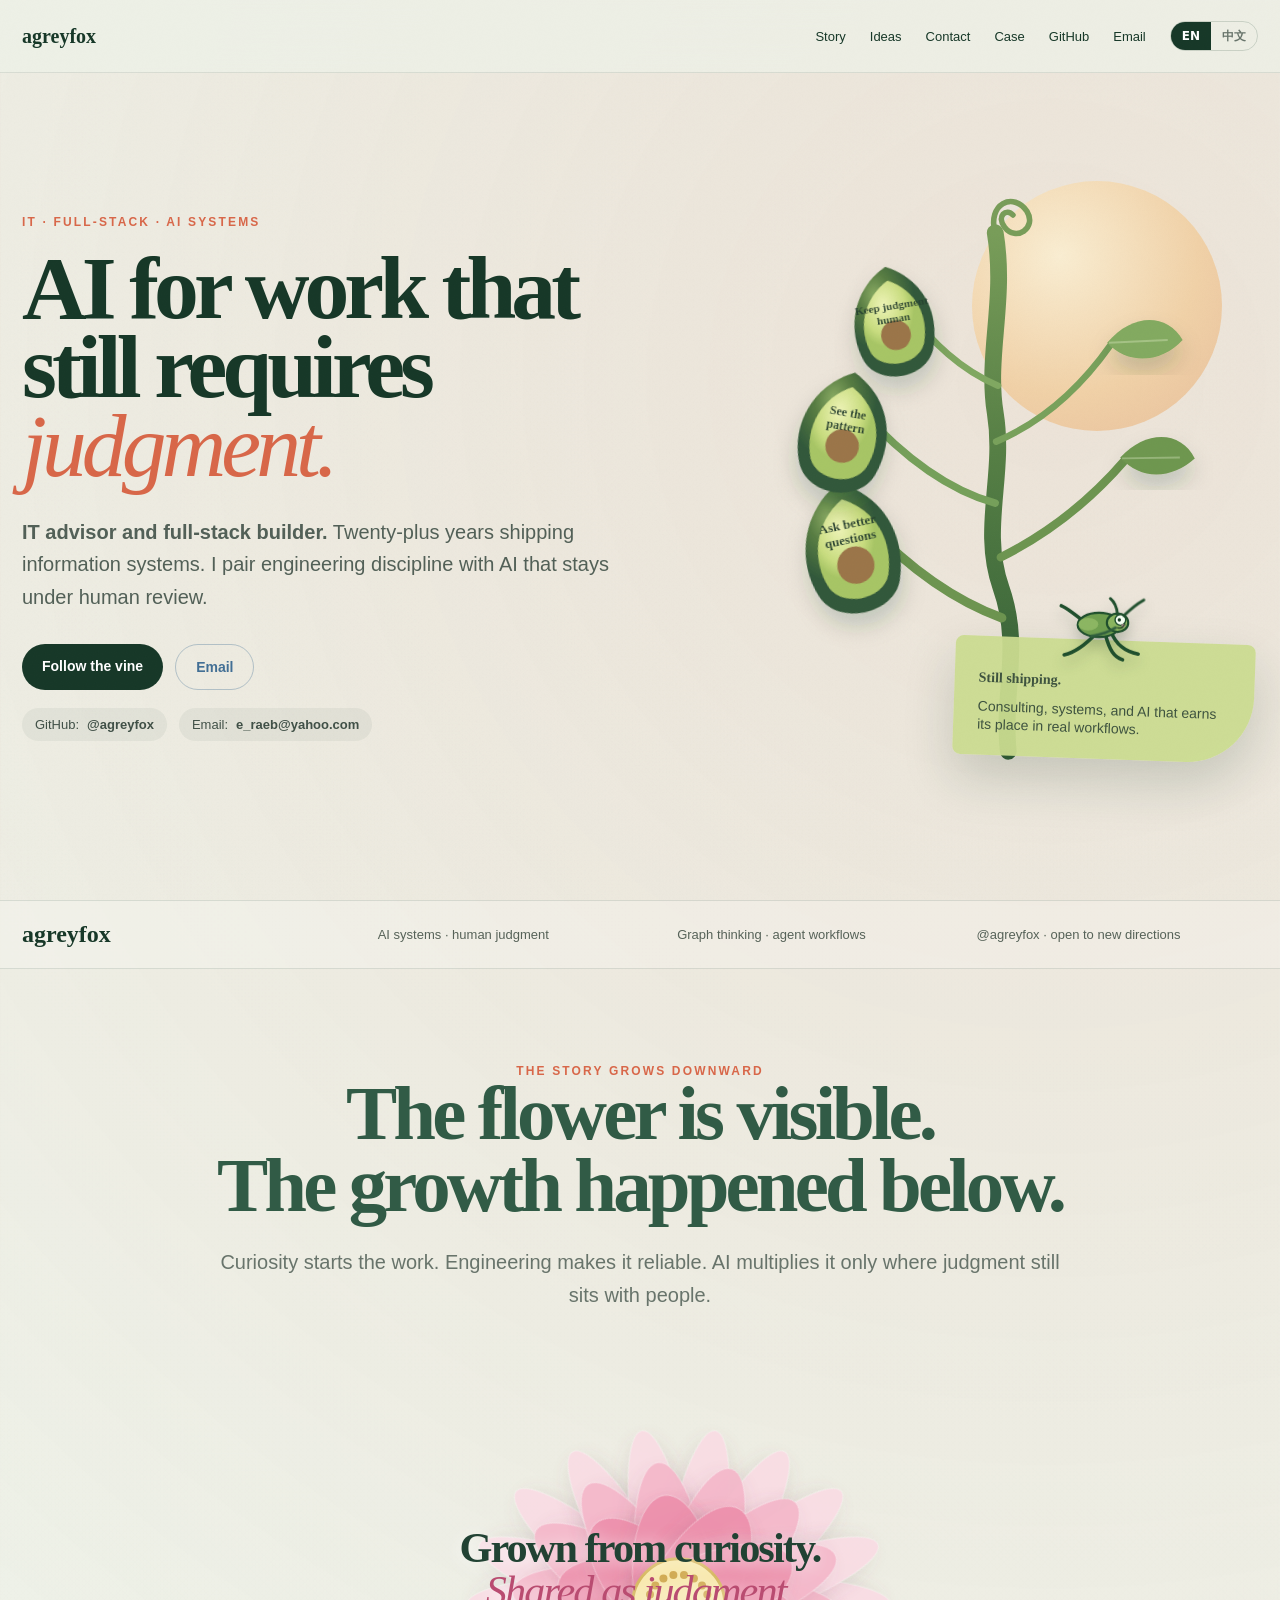
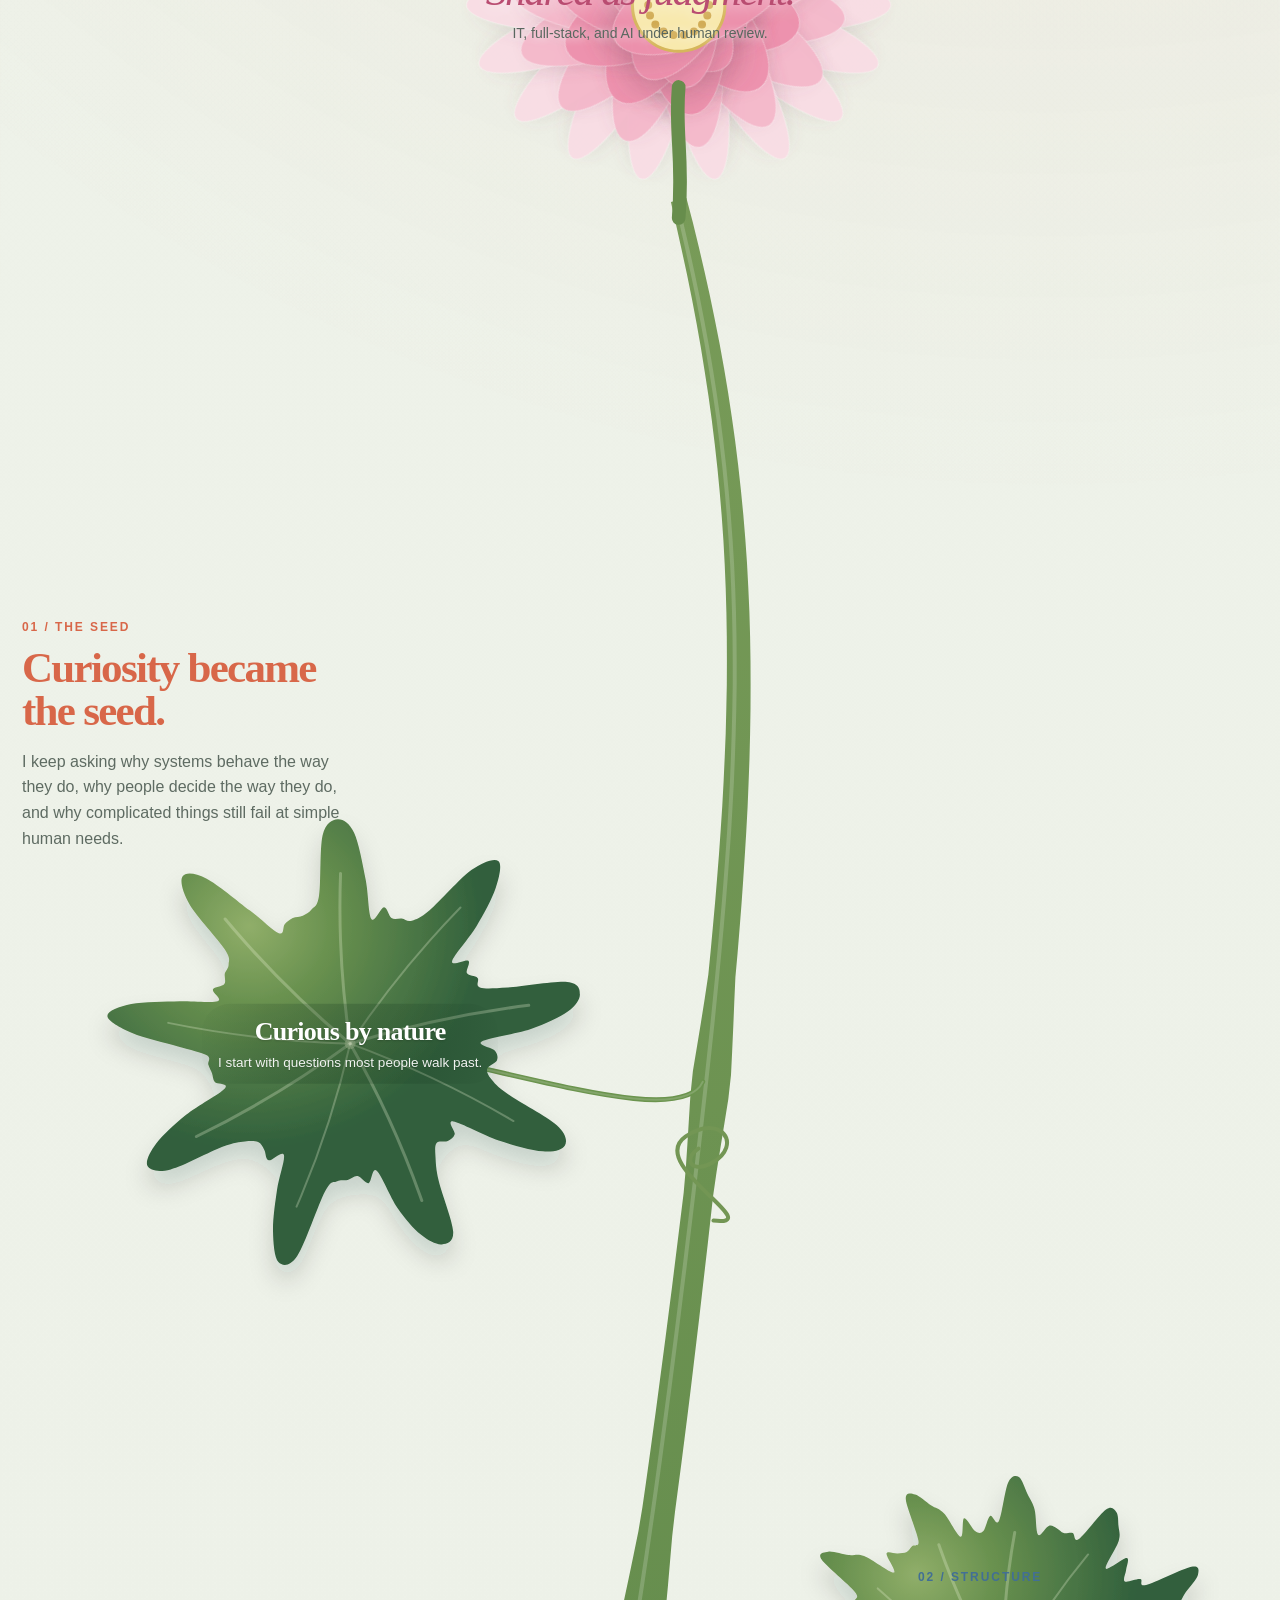
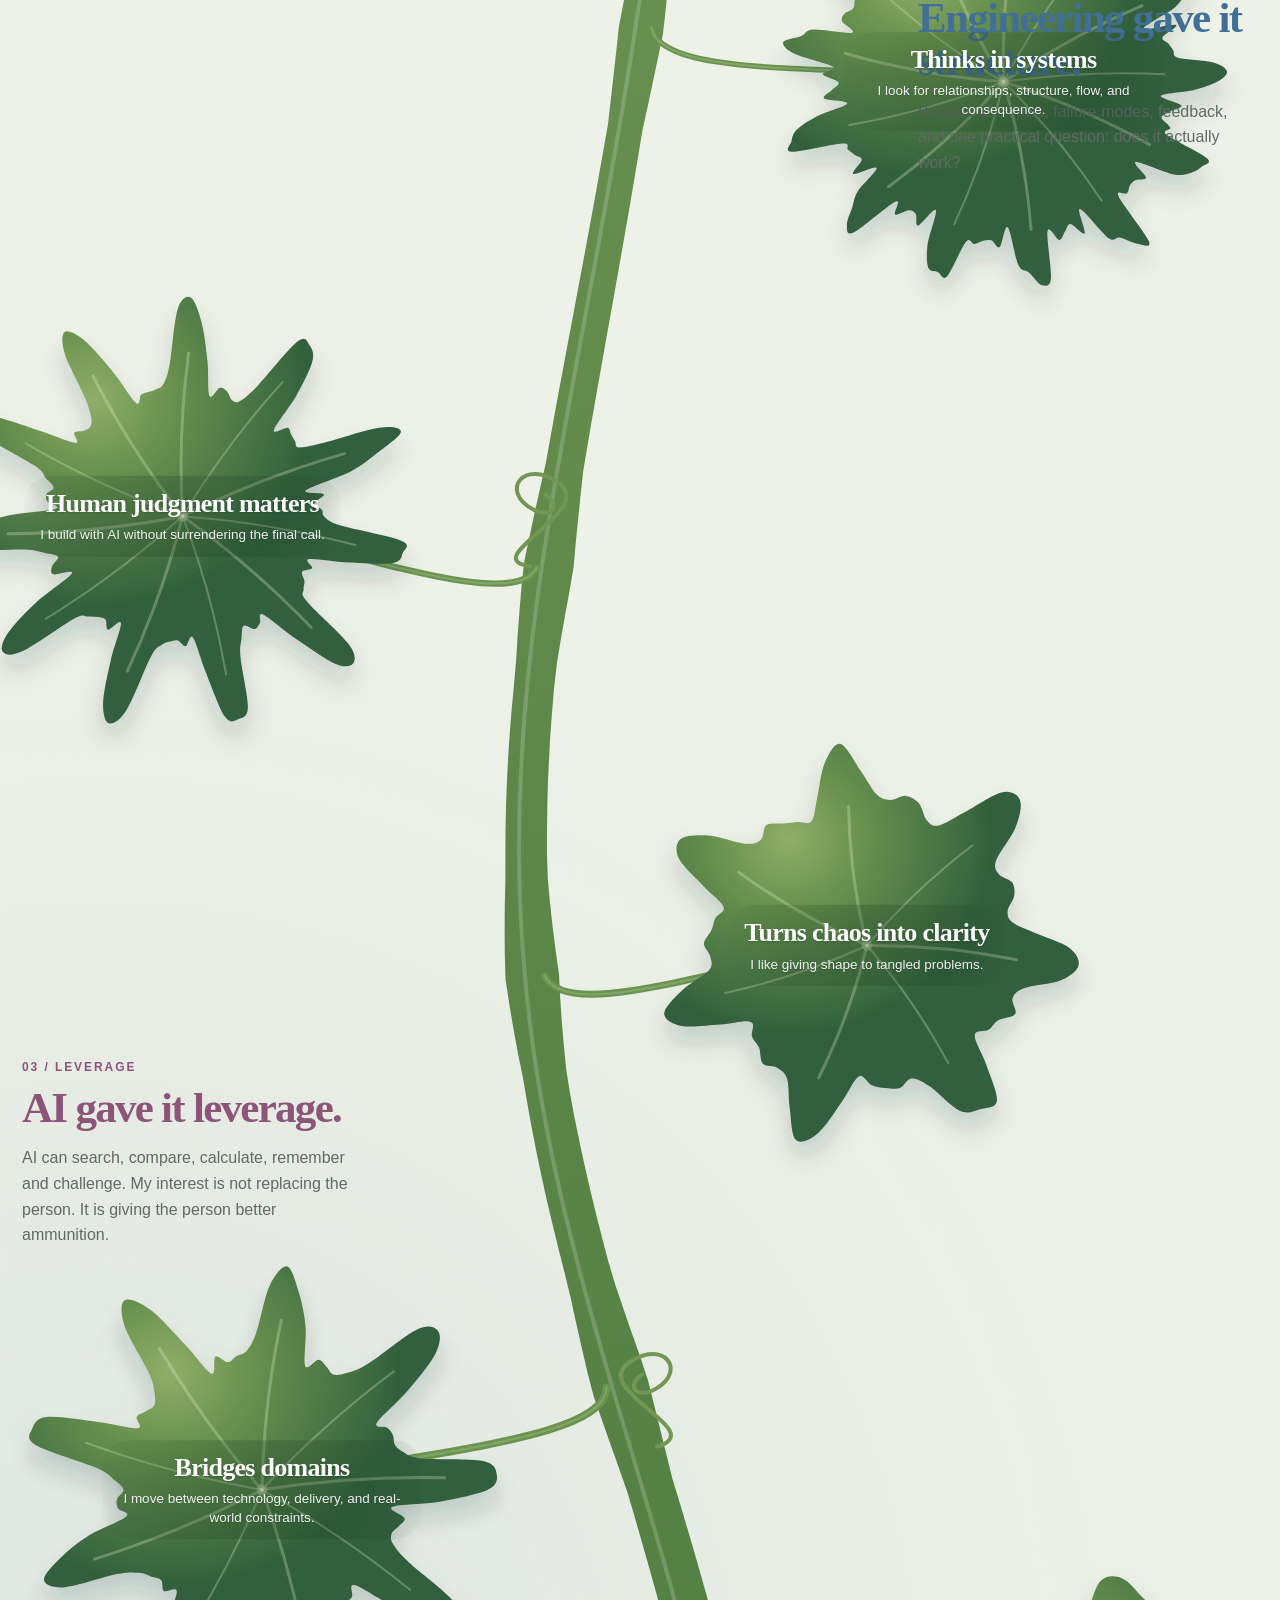
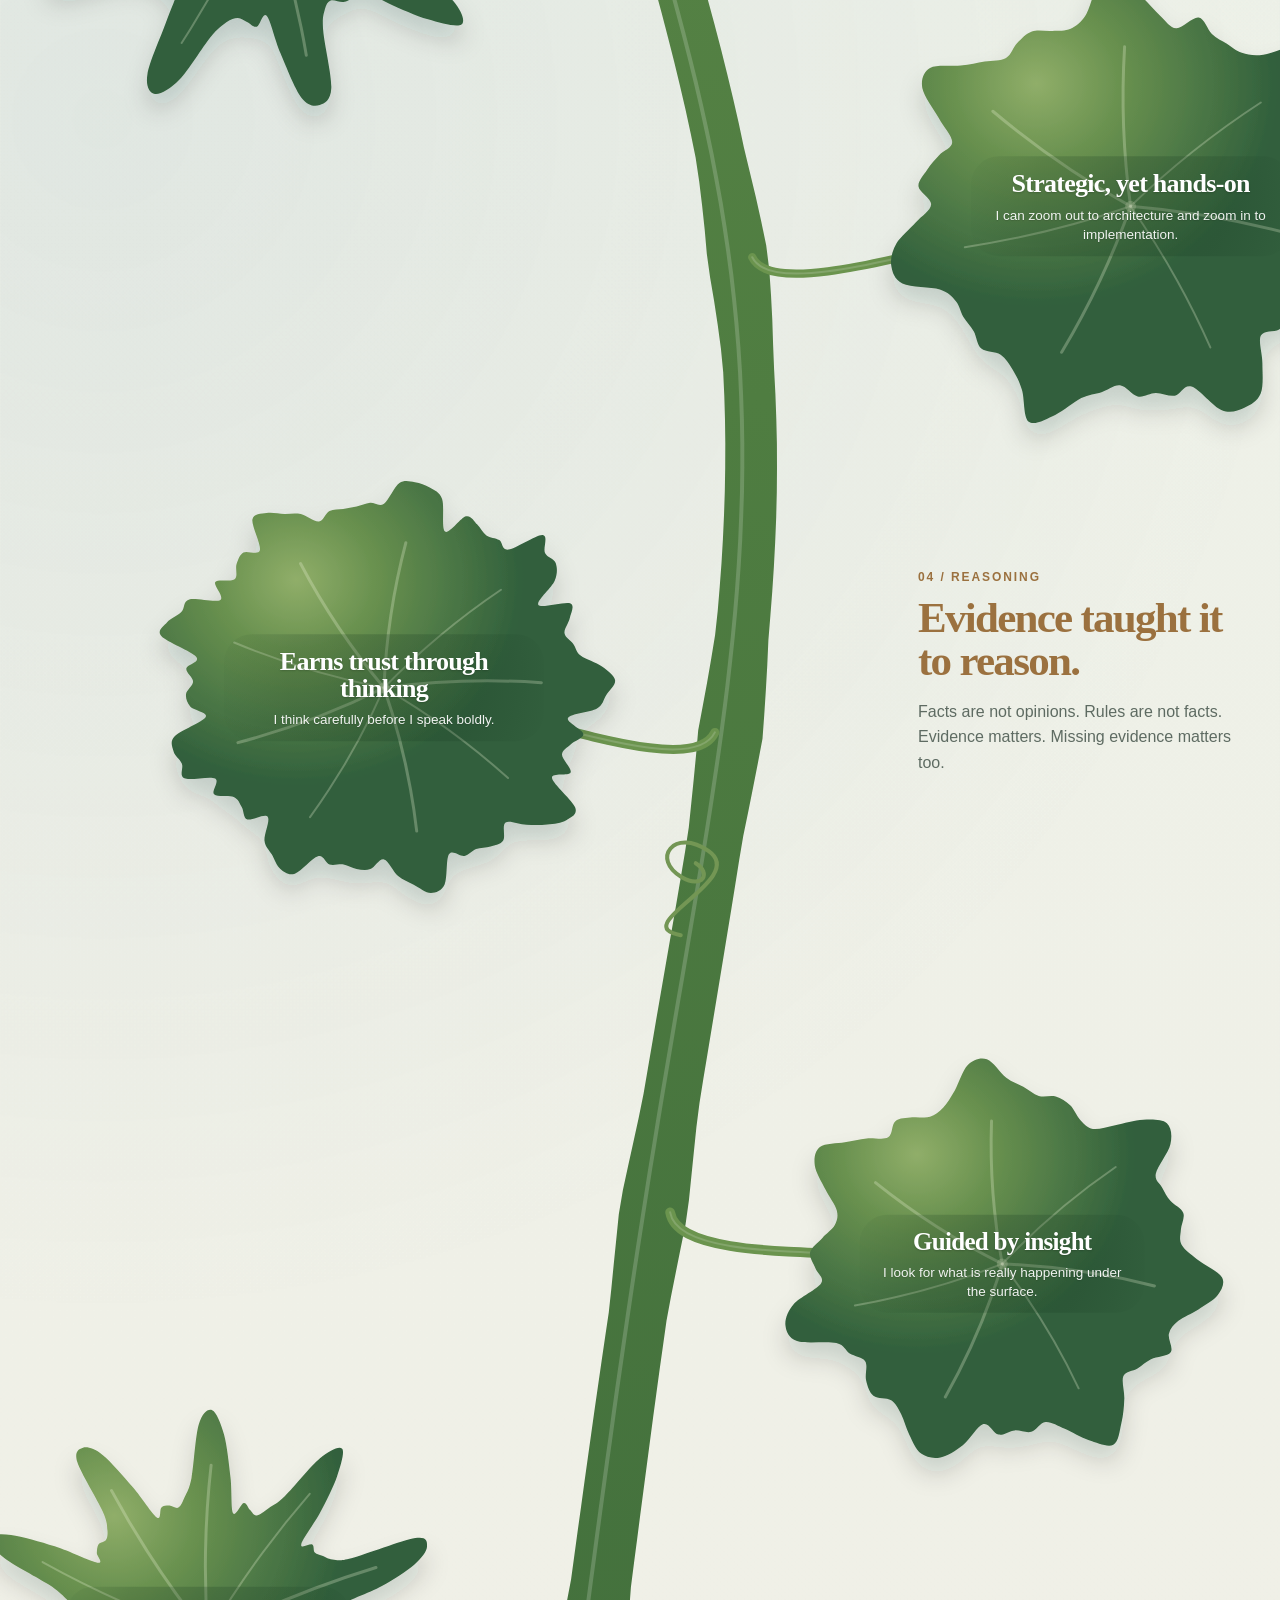
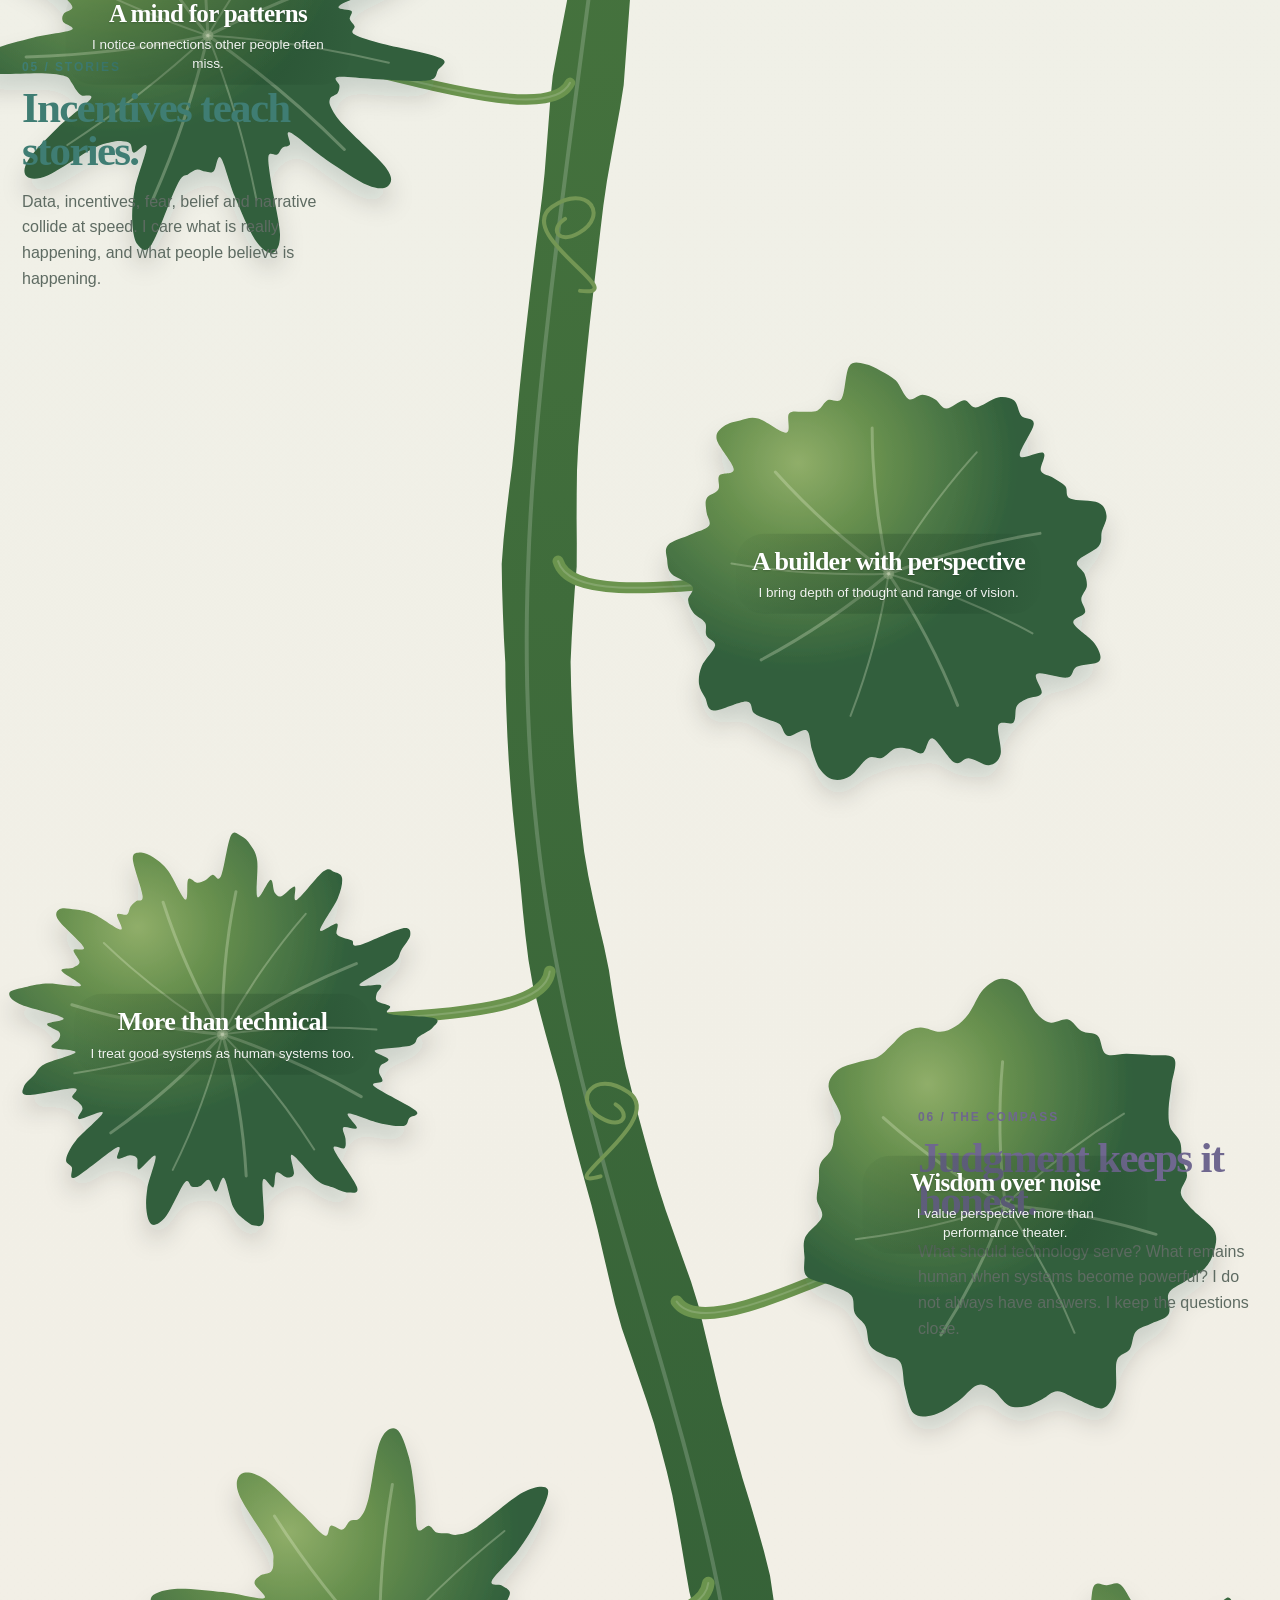
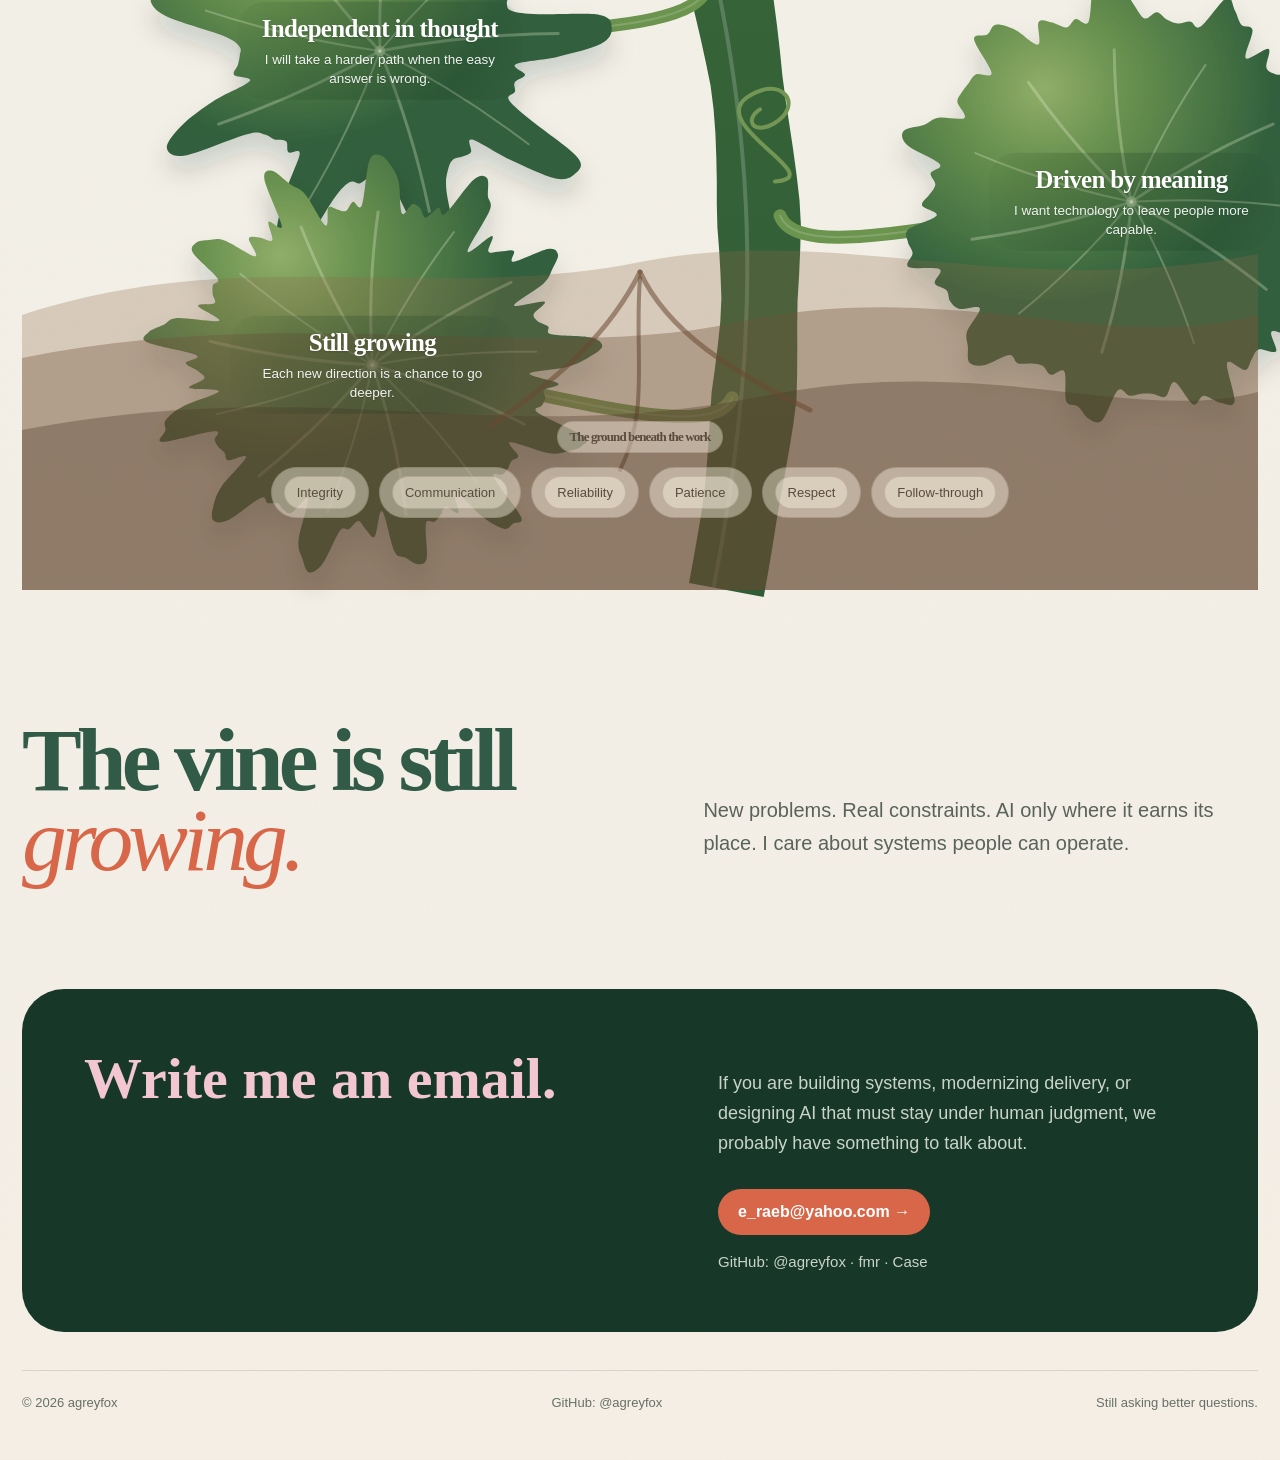
<file: backups/index.pre-zh-copy.20260711.html>
<!doctype html>
<html lang="en">
<head>
<meta charset="utf-8">
<meta name="viewport" content="width=device-width,initial-scale=1">
<title>agreyfox - The Restless Vine</title>
<meta name="description" content="agreyfox - IT consultant, full-stack developer & AI collaborator. AI systems for work that still requires human judgment.">
<meta property="og:title" content="agreyfox - The Restless Vine">
<meta property="og:description" content="AI systems for work that still requires human judgment.">
<meta property="og:type" content="website">
<meta name="twitter:card" content="summary">
<meta name="theme-color" content="#edf1e8">
<link rel="preconnect" href="https://fonts.bunny.net" crossorigin>
<link href="https://fonts.bunny.net/css?family=noto-sans-sc:400,500,600,700|noto-serif-sc:500,600,700&display=swap" rel="stylesheet">
<style>
:root{
  --paper:#edf1e8;
  --paper-warm:#f5f0e7;
  --ink:#173828;
  --muted:#68746b;
  --coral:#d86749;
  --blue:#426f95;
  --plum:#8c5578;
  --bronze:#9b713f;
  --teal:#3f7d73;
  --violet:#6f678f;
  --stem:#38683f;
  --stem-light:#719653;
  --shadow:rgba(26,58,40,.18);
}
*{box-sizing:border-box}
html{scroll-behavior:smooth}
body{
  margin:0;color:var(--ink);overflow-x:hidden;
  background:
    radial-gradient(circle at 82% 4%,rgba(216,103,73,.11),transparent 19%),
    radial-gradient(circle at 8% 52%,rgba(66,111,149,.08),transparent 24%),
    linear-gradient(180deg,#eef2e9 0%,#edf1e8 48%,#f4eee5 100%);
  font-family:Inter,-apple-system,BlinkMacSystemFont,"Segoe UI",sans-serif;
}
body:before{
  content:"";position:fixed;inset:0;z-index:100;pointer-events:none;opacity:.08;
  background-image:url("data:image/svg+xml,%3Csvg xmlns='http://www.w3.org/2000/svg' width='160' height='160'%3E%3Cfilter id='n'%3E%3CfeTurbulence type='fractalNoise' baseFrequency='.9' numOctaves='2' stitchTiles='stitch'/%3E%3C/filter%3E%3Crect width='100%25' height='100%25' filter='url(%23n)' opacity='.15'/%3E%3C/svg%3E");
}
a{text-decoration:none;color:inherit}
html[lang="en"] .zh{display:none!important}
html[lang="zh-Hans"] .en{display:none!important}
.lang-toggle{display:inline-flex;border:1px solid rgba(23,56,40,.16);border-radius:999px;overflow:hidden;vertical-align:middle}
.lang-toggle button{border:0;background:transparent;padding:8px 11px;font:700 12px/1 system-ui,sans-serif;color:#68746b;cursor:pointer}
.lang-toggle button[aria-pressed="true"]{background:#173828;color:#fff}

.wrap{width:min(1260px,calc(100% - 44px));margin:auto}
nav{
  position:fixed;inset:0 0 auto;z-index:80;background:rgba(237,241,232,.72);
  backdrop-filter:blur(15px);border-bottom:1px solid rgba(23,56,40,.10)
}
.navin{height:72px;display:flex;align-items:center;justify-content:space-between}
.brand{font:700 20px/1 Georgia,serif}
.navlinks{display:flex;gap:24px;align-items:center;font-size:13px}
.navlinks a:last-child{background:var(--coral);color:#fff;padding:10px 16px;border-radius:999px}

.hero{
  min-height:100vh;padding:118px 0 62px;
  display:grid;grid-template-columns:1.02fr .98fr;gap:56px;align-items:center
}
.kicker{font-size:12px;font-weight:800;letter-spacing:.18em;text-transform:uppercase;color:var(--coral)}
.hero h1{font:700 clamp(58px,7vw,114px)/.88 Georgia,serif;letter-spacing:-.055em;margin:20px 0 30px}
.hero h1 em{font-weight:400;color:var(--coral)}
.hero p{font-size:20px;line-height:1.64;color:#526057;max-width:700px}
.hero-actions{display:flex;gap:12px;margin-top:30px;flex-wrap:wrap}
.button{padding:14px 20px;border-radius:999px;font-weight:750;font-size:14px;background:var(--ink);color:#fff}
.button.ghost{background:transparent;border:1px solid rgba(66,111,149,.35);color:var(--blue)}
.handle-row{margin-top:18px;display:flex;gap:12px;flex-wrap:wrap}
.handle-pill{display:inline-flex;align-items:center;gap:8px;padding:9px 13px;border-radius:999px;background:rgba(23,56,40,.055);font-size:13px;color:#405047}

.hero-art{height:650px;position:relative}
.hero-art .sun{
  position:absolute;width:250px;height:250px;border-radius:50%;right:36px;top:28px;
  background:radial-gradient(circle at 35% 30%,#fff1ce,#f2c890 58%,#e5ad7f);opacity:.68
}
.hero-art svg{position:absolute;inset:0;width:100%;height:100%}
.hero-note{
  position:absolute;right:4px;bottom:44px;width:300px;padding:22px 24px;
  background:rgba(203,220,145,.94);border-radius:8px 8px 66px 8px;transform:rotate(2deg);
  box-shadow:0 22px 50px var(--shadow)
}
.hero-note b{display:block;font:700 28px/1.05 Georgia,serif;margin-bottom:10px}
.hero-note span{font-size:14px;color:#3e533f}

.identity-strip{
  border-top:1px solid rgba(23,56,40,.12);border-bottom:1px solid rgba(23,56,40,.12);
  padding:20px 0;background:rgba(255,255,255,.18)
}
.identity-grid{display:grid;grid-template-columns:1.2fr repeat(3,1fr);gap:18px;align-items:center}
.identity-grid strong{font-family:Georgia,serif;font-size:24px}
.identity-grid span{font-size:13px;color:#566258}

.intro{text-align:center;max-width:860px;margin:0 auto;padding:95px 0 58px}
.intro h2{font:700 clamp(50px,6vw,92px)/.94 Georgia,serif;letter-spacing:-.05em;margin:0 0 24px;color:#315b46}
.intro p{font-size:20px;line-height:1.64;color:var(--muted)}

.story-stage{position:relative;min-height:7200px}
#plantSvg{position:absolute;inset:0;width:100%;height:100%;overflow:visible}

.flower-quote{
  position:absolute;left:50%;top:136px;transform:translateX(-50%);
  width:470px;max-width:40vw;text-align:center;z-index:26
}
.flower-quote .line{
  font:700 clamp(30px,3.3vw,45px)/1.02 Georgia,serif;
  letter-spacing:-.045em;color:#214233;text-shadow:0 2px 18px rgba(255,255,255,.78)
}
.flower-quote .line em{font-weight:400;color:#b94c71}
.flower-quote .sub{
  margin:12px auto 0;font-size:14px;color:#59675f;line-height:1.4;
  max-width:370px;text-shadow:0 1px 10px rgba(255,255,255,.9)
}
.soil-labels{
  position:absolute;left:50%;bottom:72px;transform:translateX(-50%);z-index:28;
  width:min(840px,calc(100% - 40px));text-align:center;color:#4c453c;
}
.soil-labels h3{
  margin:0 0 14px;font:700 30px/1.05 Georgia,serif;letter-spacing:-.03em;color:#4a3b2b;
}
.soil-labels .soil-words{display:flex;justify-content:center;gap:10px;flex-wrap:wrap}
.soil-labels span{
  display:inline-block;padding:8px 12px;border-radius:999px;
  background:rgba(255,248,230,.42);border:1px solid rgba(88,65,42,.18);
  font-size:13px;color:#594c3d;
}

.story-copy{position:absolute;width:340px;z-index:20;--chapter-color:var(--coral)}
.story-copy.left{left:0}.story-copy.right{right:0}
.story-copy .n{font-size:12px;font-weight:800;letter-spacing:.16em;color:var(--chapter-color)}
.story-copy h3{
  font:700 43px/1.01 Georgia,serif;letter-spacing:-.04em;margin:12px 0 16px;
  color:var(--chapter-color)
}
.story-copy p{font-size:16px;line-height:1.6;color:#5e6b62;margin:0}
.story-copy.seed{--chapter-color:var(--coral)}
.story-copy.structure{--chapter-color:var(--blue)}
.story-copy.leverage{--chapter-color:var(--plum)}
.story-copy.reasoning{--chapter-color:var(--bronze)}
.story-copy.stories{--chapter-color:var(--teal)}
.story-copy.compass{--chapter-color:var(--violet)}

.leaf-content{
  position:absolute;z-index:25;transform:translate(-50%,-50%);pointer-events:none;
  display:flex;align-items:center;justify-content:center;text-align:center
}
.leaf-content .panel{
  padding:14px 16px 12px;max-width:100%;
  background:radial-gradient(circle at 50% 40%,rgba(16,49,27,.24),rgba(16,49,27,.17) 56%,rgba(16,49,27,.10) 76%,transparent 100%);
  border-radius:28px
}
.leaf-content h3{margin:0 0 8px;font:700 24px/1.05 Georgia,serif;letter-spacing:-.028em;color:#fff;text-shadow:0 1px 2px rgba(0,0,0,.18)}
.leaf-content p{margin:0;font-size:13.5px;line-height:1.42;color:rgba(255,255,255,.93);text-shadow:0 1px 1px rgba(0,0,0,.14)}
.leaf-content.small{width:220px}.leaf-content.small h3{font-size:21px}
.leaf-content.mid{width:250px}
.leaf-content.wide{width:285px}.leaf-content.wide h3{font-size:25px}
.leaf-content.xwide{width:320px}.leaf-content.xwide h3{font-size:26px}

.grasshopper{
  position:fixed;z-index:60;width:94px;height:68px;left:0;top:0;pointer-events:none;
  transform-origin:50% 72%;filter:drop-shadow(0 8px 7px rgba(23,56,35,.24))
}
.grasshopper svg{width:100%;height:100%;overflow:visible}
.jump-note{
  position:fixed;z-index:59;pointer-events:none;font-family:"Comic Sans MS","Bradley Hand",cursive;
  color:#406d44;font-size:14px;max-width:220px;opacity:0;transition:opacity .22s ease
}

.closing{padding:130px 0 50px;display:grid;grid-template-columns:1.06fr .94fr;gap:56px;align-items:end}
.closing h2{font:700 clamp(60px,7vw,108px)/.89 Georgia,serif;letter-spacing:-.055em;margin:0;color:#315b46}
.closing h2 em{font-weight:400;color:var(--coral)}
.closing p{font-size:20px;line-height:1.64;color:#59635a}
.contact{
  margin:60px 0 0;background:#173828;color:white;border-radius:42px;padding:62px;
  display:grid;grid-template-columns:1.1fr .9fr;gap:50px
}
.contact h3{font:700 58px/.95 Georgia,serif;margin:0;color:#f2c6d2}
.contact p{font-size:18px;line-height:1.65;color:#c9d3ca}
.contact a.mail{display:inline-block;margin-top:12px;padding:14px 20px;border-radius:999px;background:var(--coral);font-weight:750}
.github-line{margin-top:18px;color:#c9d3ca;font-size:15px}
footer{padding:38px 0 50px;font-size:13px;color:#677067}
.footer{border-top:1px solid rgba(24,54,37,.14);padding-top:24px;display:flex;justify-content:space-between;gap:12px;flex-wrap:wrap}

@media(max-width:950px){
  .hero{grid-template-columns:1fr}.hero-art{height:560px}
  .navlinks a:not(:last-child){display:none}
  .identity-grid{grid-template-columns:1fr 1fr}
  .story-copy{width:250px}.story-copy h3{font-size:32px}
  .leaf-content{transform:translate(-50%,-50%) scale(.84)}
  .flower-quote{top:150px;width:340px;max-width:52vw}
  .closing,.contact{grid-template-columns:1fr}
}
@media(max-width:680px){
  .identity-grid{grid-template-columns:1fr}
  .story-copy{width:44%}.story-copy h3{font-size:27px}.story-copy p{font-size:14px}
  .leaf-content{transform:translate(-50%,-50%) scale(.70)}
  .flower-quote{top:155px;width:280px;max-width:70vw}.flower-quote .line{font-size:24px}.flower-quote .sub{font-size:12px}
  .contact{padding:34px}
}
@media(prefers-reduced-motion:reduce){
  html{scroll-behavior:auto}
  .grasshopper,.jump-note{display:none!important}
}

/* ========== Chinese typography (lang=zh-Hans) ========== */
html[lang="zh-Hans"]{
  --zh-sans: "Noto Sans SC", "PingFang SC", "Hiragino Sans GB", "Microsoft YaHei UI", "Microsoft YaHei", "Heiti SC", sans-serif;
  --zh-serif: "Noto Serif SC", "Songti SC", "STSong", "SimSun", serif;
}
html[lang="zh-Hans"] body{
  font-family: var(--zh-sans);
  font-size: 16.5px;
  line-height: 1.85;
  letter-spacing: 0.03em;
  word-break: break-word;
  overflow-wrap: anywhere;
  text-rendering: optimizeLegibility;
  -webkit-font-smoothing: antialiased;
}
/* Latin brand mark keeps slightly tighter */
html[lang="zh-Hans"] .brand{
  font-family: Georgia, "Noto Serif SC", serif;
  letter-spacing: -0.02em;
}
html[lang="zh-Hans"] .kicker{
  font-family: var(--zh-sans);
  letter-spacing: 0.2em;
  font-weight: 600;
  font-size: 12px;
}
html[lang="zh-Hans"] .hero h1{
  font-family: var(--zh-serif);
  font-weight: 600;
  letter-spacing: 0.06em;
  line-height: 1.32;
  font-size: clamp(36px, 5.6vw, 68px);
  max-width: 12em;
}
html[lang="zh-Hans"] .hero h1 em{
  font-style: normal;
  font-weight: 700;
  border-bottom: 3px solid rgba(216,103,73,.45);
  padding-bottom: 0.02em;
}
html[lang="zh-Hans"] .hero p{
  font-family: var(--zh-sans);
  font-size: 17px;
  line-height: 1.9;
  letter-spacing: 0.04em;
  max-width: 36em;
  color: #4a554e;
}
html[lang="zh-Hans"] .button,
html[lang="zh-Hans"] .handle-pill{
  font-family: var(--zh-sans);
  letter-spacing: 0.06em;
  font-weight: 600;
}
html[lang="zh-Hans"] .hero-note b{
  font-family: var(--zh-serif);
  font-weight: 600;
  letter-spacing: 0.08em;
  line-height: 1.35;
  font-size: 24px;
}
html[lang="zh-Hans"] .hero-note span{
  font-family: var(--zh-sans);
  line-height: 1.7;
  letter-spacing: 0.04em;
  font-size: 13.5px;
}
html[lang="zh-Hans"] .intro h2{
  font-family: var(--zh-serif);
  font-weight: 600;
  letter-spacing: 0.08em;
  line-height: 1.35;
  font-size: clamp(36px, 5vw, 64px);
}
html[lang="zh-Hans"] .intro p{
  font-family: var(--zh-sans);
  font-size: 17px;
  line-height: 1.9;
  letter-spacing: 0.05em;
  max-width: 32em;
  margin-left: auto;
  margin-right: auto;
}
html[lang="zh-Hans"] .story-copy{
  width: min(340px, 42vw);
}
html[lang="zh-Hans"] .story-copy .n{
  font-family: var(--zh-sans);
  letter-spacing: 0.14em;
  font-weight: 700;
}
html[lang="zh-Hans"] .story-copy h3{
  font-family: var(--zh-serif);
  font-weight: 600;
  letter-spacing: 0.06em;
  line-height: 1.35;
  font-size: clamp(26px, 3.2vw, 34px);
  margin: 10px 0 14px;
}
html[lang="zh-Hans"] .story-copy p{
  font-family: var(--zh-sans);
  font-size: 15px;
  line-height: 1.85;
  letter-spacing: 0.04em;
  color: #556159;
}
html[lang="zh-Hans"] .story-copy .proof{
  font-family: var(--zh-sans);
  font-size: 12.5px;
  line-height: 1.65;
  letter-spacing: 0.03em;
  margin-top: 10px;
  display: block;
}
html[lang="zh-Hans"] .flower-quote .line{
  font-family: var(--zh-serif);
  font-weight: 600;
  letter-spacing: 0.1em;
  line-height: 1.4;
  font-size: clamp(26px, 3vw, 40px);
}
html[lang="zh-Hans"] .flower-quote .sub{
  font-family: var(--zh-sans);
  letter-spacing: 0.06em;
  line-height: 1.75;
  font-size: 13.5px;
  max-width: 22em;
}
html[lang="zh-Hans"] .soil-labels h3{
  font-family: var(--zh-serif);
  font-weight: 600;
  letter-spacing: 0.12em;
  line-height: 1.4;
  font-size: 26px;
}
html[lang="zh-Hans"] .soil-labels span{
  font-family: var(--zh-sans);
  letter-spacing: 0.1em;
  font-size: 13px;
  font-weight: 500;
}
/* leaf text on vine - critical for CJK readability */
html[lang="zh-Hans"] .leaf-content .panel{
  padding: 12px 14px 11px;
  max-width: 100%;
}
html[lang="zh-Hans"] .leaf-content h3{
  font-family: var(--zh-sans) !important;
  font-weight: 700 !important;
  letter-spacing: 0.08em !important;
  line-height: 1.45 !important;
  font-size: 17px !important;
  margin: 0 0 6px !important;
  text-shadow: 0 1px 2px rgba(0,0,0,.22);
}
html[lang="zh-Hans"] .leaf-content p{
  font-family: var(--zh-sans) !important;
  font-weight: 500 !important;
  letter-spacing: 0.06em !important;
  line-height: 1.55 !important;
  font-size: 12.5px !important;
  text-shadow: 0 1px 1px rgba(0,0,0,.16);
}
html[lang="zh-Hans"] .leaf-content.small h3{font-size:16px !important}
html[lang="zh-Hans"] .leaf-content.mid h3{font-size:17px !important}
html[lang="zh-Hans"] .leaf-content.wide h3,
html[lang="zh-Hans"] .leaf-content.xwide h3{font-size:18px !important}
html[lang="zh-Hans"] .closing h2{
  font-family: var(--zh-serif);
  font-weight: 600;
  letter-spacing: 0.06em;
  line-height: 1.3;
  font-size: clamp(40px, 6vw, 72px);
}
html[lang="zh-Hans"] .closing p{
  font-family: var(--zh-sans);
  font-size: 17px;
  line-height: 1.9;
  letter-spacing: 0.04em;
}
html[lang="zh-Hans"] .contact h3{
  font-family: var(--zh-serif);
  font-weight: 600;
  letter-spacing: 0.08em;
  line-height: 1.25;
  font-size: clamp(36px, 5vw, 52px);
}
html[lang="zh-Hans"] .contact p,
html[lang="zh-Hans"] .contact .github-line,
html[lang="zh-Hans"] .contact .mail{
  font-family: var(--zh-sans);
  letter-spacing: 0.04em;
  line-height: 1.8;
}
html[lang="zh-Hans"] .contact p{font-size:16px}
html[lang="zh-Hans"] footer,
html[lang="zh-Hans"] .navlinks a,
html[lang="zh-Hans"] .lang-toggle button{
  font-family: var(--zh-sans);
  letter-spacing: 0.06em;
}
html[lang="zh-Hans"] .identity-grid strong{
  font-family: var(--zh-serif);
  letter-spacing: 0.04em;
}
html[lang="zh-Hans"] .identity-grid span{
  font-family: var(--zh-sans);
  letter-spacing: 0.04em;
  line-height: 1.55;
}
html[lang="zh-Hans"] .work-card h3{
  font-family: var(--zh-sans);
  letter-spacing: 0.04em;
}
html[lang="zh-Hans"] .work-card p,
html[lang="zh-Hans"] .work-card .go,
html[lang="zh-Hans"] .work-card .meta{
  font-family: var(--zh-sans);
  letter-spacing: 0.04em;
  line-height: 1.75;
}
html[lang="zh-Hans"] .linear-path h3{
  font-family: var(--zh-serif);
  letter-spacing: 0.06em;
  line-height: 1.4;
}
html[lang="zh-Hans"] .linear-path p{
  font-family: var(--zh-sans);
  letter-spacing: 0.04em;
  line-height: 1.8;
}
/* hop notes: readable Chinese */
html[lang="zh-Hans"] .jump-note{
  font-family: var(--zh-sans) !important;
  letter-spacing: 0.04em;
  line-height: 1.5;
  font-size: 13px;
}
@media(max-width:680px){
  html[lang="zh-Hans"] .hero h1{font-size:clamp(32px,9vw,44px); line-height:1.35}
  html[lang="zh-Hans"] .story-copy{width:46%}
  html[lang="zh-Hans"] .story-copy h3{font-size:22px}
  html[lang="zh-Hans"] .story-copy p{font-size:13.5px; line-height:1.75}
  html[lang="zh-Hans"] .leaf-content h3{font-size:15px !important}
  html[lang="zh-Hans"] .leaf-content p{font-size:11.5px !important; line-height:1.5 !important}
}

</style>
</head>
<body>
<nav>
  <div class="wrap navin">
    <div class="brand">agreyfox</div>
    <div class="navlinks">
      <a href="#story"><span class="en">Story</span><span class="zh">故事</span></a>
      <a href="#ideas"><span class="en">Ideas</span><span class="zh">思路</span></a>
      <a href="#contact"><span class="en">Contact</span><span class="zh">联系</span></a>
      <a href="case.html"><span class="en">Case</span><span class="zh">案例</span></a>
      <a href="https://github.com/agreyfox" target="_blank" rel="noreferrer">GitHub</a>
      <a href="mailto:e_raeb@yahoo.com"><span class="en">Email</span><span class="zh">邮件</span></a>
      <span class="lang-toggle" role="group" aria-label="Language">
        <button type="button" id="langEn" aria-pressed="true">EN</button>
        <button type="button" id="langZh" aria-pressed="false">中文</button>
      </span>
    </div>
  </div>
</nav>

<div class="wrap">
  <section class="hero">
    <div>
      <div class="kicker"><span class="en">IT · Full-stack · AI systems</span><span class="zh">信息化 · 全栈 · 智能系统</span></div>
      <h1><span class="en">AI for work that still requires <em>judgment.</em></span><span class="zh">为仍需<em>判断力</em>的工作，构建可靠的 AI。</span></h1>
      <p><span class="en"><strong>IT advisor and full-stack builder.</strong> Twenty-plus years shipping information systems. I pair engineering discipline with AI that stays under human review.</span><span class="zh"><strong>IT 顾问与全栈开发者。</strong>二十余年信息化系统交付经验。把工程纪律与「必须经人审核」的 AI 能力结合，服务真实业务约束。</span></p>
      <div class="hero-actions">
        <a class="button" data-hop data-joke="first leaf, then another question." data-hop-y=".05" href="#story"><span class="en">Follow the vine</span><span class="zh">顺着藤蔓看下去</span></a>
        <a class="button ghost" data-hop data-joke="email is still a surprisingly good protocol." data-hop-y=".05" href="mailto:e_raeb@yahoo.com"><span class="en">Email</span><span class="zh">写邮件</span></a>
      </div>
      <div class="handle-row">
        <span class="handle-pill" data-hop data-joke="yes, the fox is grey." data-hop-y=".05">GitHub: <strong>@agreyfox</strong></span>
        <span class="handle-pill" data-hop data-joke="direct line." data-hop-y=".05">Email: <strong>e_raeb@yahoo.com</strong></span>
      </div>
    </div>

    <div class="hero-art">
      <div class="sun"></div>
      <svg viewBox="0 0 620 650" aria-hidden="true">
        <defs>
          <linearGradient id="heroStem" x1="0" y1="1" x2="0" y2="0">
            <stop offset="0" stop-color="#315d36"/>
            <stop offset=".58" stop-color="#567f45"/>
            <stop offset="1" stop-color="#789d59"/>
          </linearGradient>
          <radialGradient id="avocadoSkin" cx="32%" cy="24%">
            <stop offset="0" stop-color="#88aa62"/>
            <stop offset=".42" stop-color="#587d43"/>
            <stop offset="1" stop-color="#31583a"/>
          </radialGradient>
          <radialGradient id="avocadoFlesh" cx="38%" cy="28%">
            <stop offset="0" stop-color="#edf3b6"/>
            <stop offset=".7" stop-color="#c8dc7f"/>
            <stop offset="1" stop-color="#a7c565"/>
          </radialGradient>
          <filter id="heroShadow" x="-40%" y="-40%" width="180%" height="180%">
            <feDropShadow dx="0" dy="14" stdDeviation="12" flood-color="#183625" flood-opacity=".18"/>
          </filter>
        </defs>

        <path d="M352 618 C345 555 367 507 344 442 C322 379 349 322 338 255 C328 193 350 134 338 62"
              fill="none" stroke="url(#heroStem)" stroke-width="18" stroke-linecap="round"/>

        <path d="M345 475 C296 457 247 423 201 375" fill="none" stroke="#6d9550" stroke-width="10" stroke-linecap="round"/>
        <path d="M338 352 C285 337 238 301 194 252" fill="none" stroke="#75a05a" stroke-width="8" stroke-linecap="round"/>
        <path d="M341 226 C301 209 271 180 244 145" fill="none" stroke="#80a861" stroke-width="7" stroke-linecap="round"/>

        <path d="M344 410 C394 385 439 350 477 306" fill="none" stroke="#6d9550" stroke-width="9" stroke-linecap="round"/>
        <path d="M339 286 C391 264 431 226 462 182" fill="none" stroke="#78a15b" stroke-width="7" stroke-linecap="round"/>
        <path d="M472 303 C500 273 537 274 552 304 C529 325 495 329 472 303Z" fill="#6e974f" filter="url(#heroShadow)"/>
        <path d="M458 180 C485 148 522 148 539 177 C517 201 481 205 458 180Z" fill="#83aa61" filter="url(#heroShadow)"/>
        <path d="M474 304 L536 303" stroke="rgba(240,248,219,.30)" stroke-width="2"/>
        <path d="M460 180 L523 177" stroke="rgba(240,248,219,.30)" stroke-width="2"/>

        <g transform="translate(184 397) rotate(-12)" filter="url(#heroShadow)">
          <path d="M0 -68 C45 -45 59 3 43 47 C30 82 -31 82 -45 48 C-62 6 -45 -46 0 -68Z" fill="url(#avocadoSkin)"/>
          <path d="M0 -50 C34 -31 44 5 32 39 C22 64 -22 64 -33 40 C-46 8 -34 -32 0 -50Z" fill="url(#avocadoFlesh)"/>
          <circle cx="0" cy="22" r="20" fill="#9b7449"/>
          <text x="0" y="-18" text-anchor="middle" font-family="Georgia,serif" font-size="14" font-weight="700" fill="#274331">Ask better</text>
          <text x="0" y="-2" text-anchor="middle" font-family="Georgia,serif" font-size="14" font-weight="700" fill="#274331">questions</text>
        </g>

        <g transform="translate(177 273) rotate(10)" filter="url(#heroShadow)">
          <path d="M0 -62 C42 -41 55 2 40 43 C27 76 -28 77 -42 44 C-58 5 -42 -42 0 -62Z" fill="url(#avocadoSkin)"/>
          <path d="M0 -46 C31 -29 42 4 30 35 C20 59 -20 60 -31 37 C-43 6 -31 -30 0 -46Z" fill="url(#avocadoFlesh)"/>
          <circle cx="0" cy="18" r="18" fill="#9b7449"/>
          <text x="0" y="-14" text-anchor="middle" font-family="Georgia,serif" font-size="13" font-weight="700" fill="#274331">See the</text>
          <text x="0" y="1" text-anchor="middle" font-family="Georgia,serif" font-size="13" font-weight="700" fill="#274331">pattern</text>
        </g>

        <g transform="translate(229 155) rotate(-9)" filter="url(#heroShadow)">
          <path d="M0 -57 C38 -38 50 0 37 38 C25 68 -25 69 -38 40 C-52 4 -38 -39 0 -57Z" fill="url(#avocadoSkin)"/>
          <path d="M0 -42 C29 -27 38 3 28 31 C18 52 -18 53 -29 33 C-40 5 -29 -27 0 -42Z" fill="url(#avocadoFlesh)"/>
          <circle cx="0" cy="17" r="16" fill="#9b7449"/>
          <text x="0" y="-11" text-anchor="middle" font-family="Georgia,serif" font-size="12" font-weight="700" fill="#274331">Keep judgment</text>
          <text x="0" y="3" text-anchor="middle" font-family="Georgia,serif" font-size="12" font-weight="700" fill="#274331">human</text>
        </g>

        <path d="M338 63 C329 30 358 18 372 39 C383 57 360 72 348 56 C339 44 350 35 357 43"
              fill="none" stroke="#789d59" stroke-width="6" stroke-linecap="round"/>
      </svg>
      <div class="hero-note" data-hop data-joke="ship, then refine." data-hop-y=".03">
        <b><span class="en">Still shipping.</span><span class="zh">仍在交付。</span></b>
        <span class="en">Consulting, systems, and AI that earns its place in real workflows.</span><span class="zh">咨询、系统，以及能进入真实流程的 AI。</span>
      </div>
    </div>
  </section>
</div>

<section class="identity-strip">
  <div class="wrap identity-grid">
    <strong data-hop data-joke="still easier to spell than a product roadmap." data-hop-y=".05">agreyfox</strong>
    <span data-hop data-joke="AI, but with adult supervision." data-hop-y=".05">AI systems · human judgment</span>
    <span data-hop data-joke="relations keep escaping tables." data-hop-y=".05">Graph thinking · agent workflows</span>
    <span data-hop data-joke="github.com/agreyfox" data-hop-y=".05">@agreyfox · open to new directions</span>
  </div>
</section>

<div class="wrap">
  <section class="intro" id="story" data-hop data-joke="the story is longer than the README." data-hop-y=".08">
    <div class="kicker"><span class="en">The story grows downward</span><span class="zh">故事向下生长</span></div>
    <h2><span class="en">The flower is visible.<br>The growth happened below.</span><span class="zh">花在明处。<br>长在暗处。</span></h2>
    <p><span class="en">Curiosity starts the work. Engineering makes it reliable. AI multiplies it only where judgment still sits with people.</span><span class="zh">以问题为起点；用工程保证可靠；只在「判断仍应属于人」之处引入 AI。</span></p>
  </section>

  <section class="story-stage" id="ideas">
    <svg id="plantSvg" aria-hidden="true"></svg>

    <div class="flower-quote" data-hop data-joke="wisdom, now available in flower format." data-hop-y=".02">
      <div class="line"><span class="en">Grown from curiosity.<br><em>Shared as judgment.</em></span><span class="zh">由好奇生长。<br><em>以判断交付。</em></span></div>
      <div class="sub"><span class="en">IT, full-stack, and AI under human review.</span><span class="zh">信息化、全栈，以及人在环路中的 AI。</span></div>
    </div>

    <div class="story-copy left seed" style="top:830px" data-hop data-joke="question first. confidence later." data-hop-y=".04">
      <div class="n">01 / THE SEED</div>
      <h3><span class="en">Curiosity became the seed.</span><span class="zh">好奇成为种子。</span></h3>
      <p><span class="en">I keep asking why systems behave the way they do, why people decide the way they do, and why complicated things still fail at simple human needs.</span><span class="zh">我不断追问：系统为何如此运行，人们为何如此决策，复杂事物又为何总在简单需求上失败。</span></p>
    </div>
    <div class="story-copy right structure" style="top:1780px" data-hop data-joke="structure: the polite name for controlled obsession." data-hop-y=".04">
      <div class="n">02 / STRUCTURE</div>
      <h3><span class="en">Engineering gave it structure.</span><span class="zh">工程赋予结构。</span></h3>
      <p><span class="en">Boundaries, flows, failure modes, feedback, and one practical question: does it actually work?</span><span class="zh">边界、流程、故障模式与反馈，以及一个实际问题：它是否真的能工作？</span></p>
    </div>
    <div class="story-copy left leverage" style="top:2870px" data-hop data-joke="leverage is nice. brakes are also nice." data-hop-y=".04">
      <div class="n">03 / LEVERAGE</div>
      <h3><span class="en">AI gave it leverage.</span><span class="zh">AI 提供杠杆。</span></h3>
      <p><span class="en">AI can search, compare, calculate, remember and challenge. My interest is not replacing the person. It is giving the person better ammunition.</span><span class="zh">AI 能检索、比较、计算、记忆与质疑。我的兴趣不是取代人，而是给人更好的弹药。</span></p>
    </div>
    <div class="story-copy right reasoning" style="top:3980px" data-hop data-joke="objection noted. evidence requested." data-hop-y=".04">
      <div class="n">04 / REASONING</div>
      <h3><span class="en">Evidence taught it to reason.</span><span class="zh">证据教会推理。</span></h3>
      <p><span class="en">Facts are not opinions. Rules are not facts. Evidence matters. Missing evidence matters too.</span><span class="zh">事实不是观点。规则不是事实。证据重要，证据缺失同样重要。</span></p>
    </div>
    <div class="story-copy left stories" style="top:5070px" data-hop data-joke="the chart moved. everyone wrote a story." data-hop-y=".04">
      <div class="n">05 / STORIES</div>
      <h3><span class="en">Incentives teach stories.</span><span class="zh">激励讲述故事。</span></h3>
      <p><span class="en">Data, incentives, fear, belief and narrative collide at speed. I care what is really happening, and what people believe is happening.</span><span class="zh">数据、激励、恐惧、信念与叙事在高速碰撞。我关心真正发生了什么，以及人们以为发生了什么。</span></p>
    </div>
    <div class="story-copy right compass" style="top:6120px" data-hop data-joke="existential detour. back in five minutes." data-hop-y=".04">
      <div class="n">06 / THE COMPASS</div>
      <h3><span class="en">Judgment keeps it honest.</span><span class="zh">判断保持诚实。</span></h3>
      <p><span class="en">What should technology serve? What remains human when systems become powerful? I do not always have answers. I keep the questions close.</span><span class="zh">技术应服务谁？当系统变得强大，什么仍须留给人？我并不总有答案，但会把问题留在手边。</span></p>
    </div>

    <article class="leaf-content xwide" data-id="curious" data-hop data-joke="curiosity takes the scenic route" data-hop-y=".04"><div class="panel"><h3><span class="en">Curious by nature</span><span class="zh">天生好奇</span></h3><p><span class="en">I start with questions most people walk past.</span><span class="zh">从别人略过的问题问起。</span></p></div></article>
    <article class="leaf-content xwide" data-id="systems" data-hop data-joke="systems are where consequences hide" data-hop-y=".04"><div class="panel"><h3><span class="en">Thinks in systems</span><span class="zh">系统思维</span></h3><p><span class="en">I look for relationships, structure, flow, and consequence.</span><span class="zh">关注关系、结构、流向与后果。</span></p></div></article>
    <article class="leaf-content xwide" data-id="judgmentTrait" data-hop data-joke="the final call still belongs to people" data-hop-y=".04"><div class="panel"><h3><span class="en">Human judgment matters</span><span class="zh">人的判断很重要</span></h3><p><span class="en">I build with AI without surrendering the final call.</span><span class="zh">用 AI 增强能力，但不交出最终决定。</span></p></div></article>
    <article class="leaf-content xwide" data-id="clarityTrait" data-hop data-joke="untangle first, automate second" data-hop-y=".04"><div class="panel"><h3><span class="en">Turns chaos into clarity</span><span class="zh">化繁为简</span></h3><p><span class="en">I like giving shape to tangled problems.</span><span class="zh">乐于为纠缠的问题赋予清晰形状。</span></p></div></article>
    <article class="leaf-content xwide" data-id="bridges" data-hop data-joke="another bridge? yes, probably useful" data-hop-y=".04"><div class="panel"><h3><span class="en">Bridges domains</span><span class="zh">跨域连接</span></h3><p><span class="en">I move between technology, delivery, and real-world constraints.</span><span class="zh">在技术、交付与真实约束之间穿行。</span></p></div></article>
    <article class="leaf-content xwide" data-id="handsOn" data-hop data-joke="architecture is nicer when it can run" data-hop-y=".04"><div class="panel"><h3><span class="en">Strategic, yet hands-on</span><span class="zh">既能谋划也能动手</span></h3><p><span class="en">I can zoom out to architecture and zoom in to implementation.</span><span class="zh">既能拉到架构全景，也能落到实现细节。</span></p></div></article>
    <article class="leaf-content xwide" data-id="trust" data-hop data-joke="thinking carefully is underrated" data-hop-y=".04"><div class="panel"><h3><span class="en">Earns trust through thinking</span><span class="zh">以思考赢得信任</span></h3><p><span class="en">I think carefully before I speak boldly.</span><span class="zh">先想清楚，再把话说重。</span></p></div></article>
    <article class="leaf-content wide" data-id="insight" data-hop data-joke="surface explanations are usually late" data-hop-y=".04"><div class="panel"><h3><span class="en">Guided by insight</span><span class="zh">洞察驱动</span></h3><p><span class="en">I look for what is really happening under the surface.</span><span class="zh">寻找表象之下真正发生的事。</span></p></div></article>
    <article class="leaf-content wide" data-id="patterns" data-hop data-joke="patterns keep leaving fingerprints" data-hop-y=".04"><div class="panel"><h3><span class="en">A mind for patterns</span><span class="zh">模式敏感</span></h3><p><span class="en">I notice connections other people often miss.</span><span class="zh">注意到别人常错过的关联。</span></p></div></article>
    <article class="leaf-content xwide" data-id="perspective" data-hop data-joke="zoom out, then tighten the bolts" data-hop-y=".04"><div class="panel"><h3><span class="en">A builder with perspective</span><span class="zh">有视野的构建者</span></h3><p><span class="en">I bring depth of thought and range of vision.</span><span class="zh">把深度思考与开阔视野带进交付。</span></p></div></article>
    <article class="leaf-content xwide" data-id="humanSystems" data-hop data-joke="the humans are not edge cases" data-hop-y=".04"><div class="panel"><h3><span class="en">More than technical</span><span class="zh">不止于技术</span></h3><p><span class="en">I treat good systems as human systems too.</span><span class="zh">好系统也是人的系统。</span></p></div></article>
    <article class="leaf-content wide" data-id="wisdomTrait" data-hop data-joke="hype detected. tea recommended." data-hop-y=".04"><div class="panel"><h3><span class="en">Wisdom over noise</span><span class="zh">智慧先于噪音</span></h3><p><span class="en">I value perspective more than performance theater.</span><span class="zh">看重视角，而不只是表演。</span></p></div></article>
    <article class="leaf-content wide" data-id="independent" data-hop data-joke="easy answers make him suspicious" data-hop-y=".04"><div class="panel"><h3><span class="en">Independent in thought</span><span class="zh">独立思考</span></h3><p><span class="en">I will take a harder path when the easy answer is wrong.</span><span class="zh">当捷径不对时，愿意走更难但正确的路。</span></p></div></article>
    <article class="leaf-content wide" data-id="meaning" data-hop data-joke="useful is a higher compliment than flashy" data-hop-y=".04"><div class="panel"><h3><span class="en">Driven by meaning</span><span class="zh">被意义驱动</span></h3><p><span class="en">I want technology to leave people more capable.</span><span class="zh">希望技术让人更有能力。</span></p></div></article>
    <article class="leaf-content wide" data-id="growing" data-hop data-joke="still growing. inconveniently alive." data-hop-y=".04"><div class="panel"><h3><span class="en">Still growing</span><span class="zh">仍在生长</span></h3><p><span class="en">Each new direction is a chance to go deeper.</span><span class="zh">每个新方向都是加深理解的机会。</span></p></div></article>
    <div class="soil-labels" data-hop data-joke="roots first. fireworks later." data-hop-y=".08">
      <h3><span class="en">The ground beneath the work</span><span class="zh">工作脚下的土壤</span></h3>
      <div class="soil-words">
        <span><span class="en">Integrity</span><span class="zh">正直</span></span>
        <span><span class="en">Communication</span><span class="zh">沟通</span></span>
        <span><span class="en">Reliability</span><span class="zh">可靠</span></span>
        <span><span class="en">Patience</span><span class="zh">耐心</span></span>
        <span><span class="en">Respect</span><span class="zh">尊重</span></span>
        <span><span class="en">Follow-through</span><span class="zh">兑现</span></span>
      </div>
    </div>
  </section>

  <section class="closing" data-hop data-joke="the vine refuses to call this a final release." data-hop-y=".03">
    <h2><span class="en">The vine is still <em>growing.</em></span><span class="zh">藤蔓仍在<em>生长。</em></span></h2>
    <p><span class="en">New problems. Real constraints. AI only where it earns its place. I care about systems people can operate.</span><span class="zh">新的问题、真实约束；只在真正赚到位置时使用 AI。关心人能运维的系统。</span></p>
  </section>

  <section class="contact" id="contact" data-hop data-joke="yes, humans may still contact humans directly." data-hop-y=".04">
    <h3><span class="en">Write me an email.</span><span class="zh">给我写一封邮件。</span></h3>
    <div>
      <p><span class="en">If you are building systems, modernizing delivery, or designing AI that must stay under human judgment, we probably have something to talk about.</span><span class="zh">若你在建设系统、推进交付现代化，或设计必须经人判断的 AI，我们或许有话可谈。</span></p>
      <a class="mail" href="mailto:e_raeb@yahoo.com">e_raeb@yahoo.com →</a>
      <div class="github-line">GitHub: <a href="https://github.com/agreyfox" target="_blank" rel="noreferrer">@agreyfox</a>
        · <a href="https://agreyfox.github.io/fmr/">fmr</a>
        · <a href="case.html"><span class="en">Case</span><span class="zh">案例</span></a></div>
    </div>
  </section>
</div>

<div class="grasshopper" id="grasshopper" aria-hidden="true">
  <svg viewBox="0 0 132 90">
    <g>
      <path d="M56 48 C49 66,34 76,18 79" fill="none" stroke="#1f4f2d" stroke-width="5" stroke-linecap="round"/>
      <path d="M64 52 C58 74,52 83,40 87" fill="none" stroke="#1f4f2d" stroke-width="5" stroke-linecap="round"/>
      <path d="M77 50 C94 68,107 77,122 80" fill="none" stroke="#1f4f2d" stroke-width="5" stroke-linecap="round"/>
      <path d="M82 43 C103 26,116 15,126 11" fill="none" stroke="#1f4f2d" stroke-width="5" stroke-linecap="round"/>
      <ellipse cx="73" cy="38" rx="30" ry="17" fill="#6f9f4f" stroke="#1f4f2d" stroke-width="3"/>
      <ellipse cx="47" cy="35" rx="15" ry="13" fill="#8ab45f" stroke="#1f4f2d" stroke-width="3"/>
      <ellipse cx="88" cy="37" rx="14" ry="9" fill="#93bb67" opacity=".8"/>
      <circle cx="43" cy="31" r="7.5" fill="#f5fff2" stroke="#1f4f2d" stroke-width="2"/>
      <circle cx="44.5" cy="31" r="2.4" fill="#173822" id="eyeLid"/>
      <circle cx="39" cy="39" r="2.5" fill="#f1a9ba" opacity=".8"/>
      <path d="M38 25 C27 14,19 8,10 3" fill="none" stroke="#1f4f2d" stroke-width="4" stroke-linecap="round" id="antA"/>
      <path d="M47 23 C48 13,51 6,57 1" fill="none" stroke="#1f4f2d" stroke-width="4" stroke-linecap="round" id="antB"/>
      <path d="M50 42 C59 48,66 51,84 54" fill="none" stroke="#315f3e" stroke-width="4" stroke-linecap="round"/>
      <path d="M37 37 C39 41,43 43,47 42" fill="none" stroke="#173822" stroke-width="2" stroke-linecap="round"/>
    </g>
  </svg>
</div>
<div class="jump-note" id="jumpNote"></div>

<footer>
  <div class="wrap footer">
    <span>© <span id="year">2026</span> agreyfox</span>
    <span>GitHub: <a href="https://github.com/agreyfox" target="_blank" rel="noreferrer">@agreyfox</a></span>
    <span class="en">Still asking better questions.</span>
    <span class="zh">仍在追问更好的问题。</span>
  </div>
</footer>

<script>
(() => {
  "use strict";
  const NS="http://www.w3.org/2000/svg";
  const stage=document.querySelector(".story-stage");
  const svg=document.getElementById("plantSvg");
  const hopper=document.getElementById("grasshopper");
  const note=document.getElementById("jumpNote");
  const antA=document.getElementById("antA");
  const antB=document.getElementById("antB");
  const eye=document.getElementById("eyeLid");
  const reduced=window.matchMedia("(prefers-reduced-motion: reduce)").matches;

  const leaves=[
    {id:"curious",t:.13,side:1,type:"castor",r:235,lobes:9,rot:-3},
    {id:"systems",t:.21,side:-1,type:"chrysanthemum",r:230,lobes:13,rot:4},
    {id:"judgmentTrait",t:.29,side:1,type:"castor",r:225,lobes:11,rot:2},
    {id:"clarityTrait",t:.35,side:-1,type:"palmate",r:215,lobes:7,rot:-7},
    {id:"bridges",t:.41,side:1,type:"castor",r:235,lobes:9,rot:6},
    {id:"handsOn",t:.48,side:-1,type:"broad",r:245,lobes:7,rot:-2},
    {id:"trust",t:.55,side:1,type:"serrated",r:225,lobes:9,rot:8},
    {id:"insight",t:.62,side:-1,type:"broad",r:220,lobes:7,rot:-4},
    {id:"patterns",t:.69,side:1,type:"castor",r:235,lobes:11,rot:1},
    {id:"perspective",t:.76,side:-1,type:"serrated",r:225,lobes:9,rot:-6},
    {id:"humanSystems",t:.82,side:1,type:"chrysanthemum",r:220,lobes:13,rot:5},
    {id:"wisdomTrait",t:.87,side:-1,type:"soft",r:220,lobes:7,rot:-1},
    {id:"independent",t:.91,side:1,type:"castor",r:230,lobes:9,rot:4},
    {id:"meaning",t:.945,side:-1,type:"serrated",r:235,lobes:11,rot:-6},
    {id:"growing",t:.972,side:1,type:"chrysanthemum",r:235,lobes:13,rot:2}
  ];

  const clamp=(v,a,b)=>Math.max(a,Math.min(b,v));
  const lerp=(a,b,t)=>a+(b-a)*t;
  const random=(a,b)=>a+Math.random()*(b-a);
  const TOP=410;

  function centerline(t,w,h){
    const y=TOP+t*(h-TOP);
    const x=w*.5+Math.sin(t*Math.PI*4.6+.2)*w*.084+Math.sin(t*Math.PI*8.7+1.15)*w*.016;
    return {x,y};
  }
  function tangent(t,w,h){
    const e=.0005;
    const a=centerline(clamp(t-e,0,1),w,h),b=centerline(clamp(t+e,0,1),w,h);
    const dx=b.x-a.x,dy=b.y-a.y,l=Math.hypot(dx,dy)||1;
    return {x:dx/l,y:dy/l};
  }
  function normal(t,w,h){const q=tangent(t,w,h);return{x:-q.y,y:q.x}}
  function vineHalfWidth(t){return 8+30*Math.pow(t,.77)}
  function pathFromPoints(points,close=false){
    if(!points.length)return"";
    let d=`M ${points[0].x.toFixed(1)} ${points[0].y.toFixed(1)}`;
    for(let i=1;i<points.length;i++)d+=` L ${points[i].x.toFixed(1)} ${points[i].y.toFixed(1)}`;
    return d+(close?" Z":"");
  }
  function catmullRomClosed(points){
    if(points.length<3)return pathFromPoints(points,true);
    let d="";
    for(let i=0;i<points.length;i++){
      const p0=points[(i-1+points.length)%points.length],p1=points[i],p2=points[(i+1)%points.length],p3=points[(i+2)%points.length];
      if(i===0)d=`M ${p1.x.toFixed(1)} ${p1.y.toFixed(1)}`;
      const c1={x:p1.x+(p2.x-p0.x)/6,y:p1.y+(p2.y-p0.y)/6};
      const c2={x:p2.x-(p3.x-p1.x)/6,y:p2.y-(p3.y-p1.y)/6};
      d+=` C ${c1.x.toFixed(1)} ${c1.y.toFixed(1)}, ${c2.x.toFixed(1)} ${c2.y.toFixed(1)}, ${p2.x.toFixed(1)} ${p2.y.toFixed(1)}`;
    }
    return d+" Z";
  }
  function seeded(seed){let s=seed>>>0;return()=>((s=Math.imul(1664525,s)+1013904223>>>0)/4294967296)}
  function leafShape(cfg,center){
    const rnd=seeded([...cfg.id].reduce((a,c)=>a+c.charCodeAt(0),0));
    const pts=[],lobes=cfg.lobes,steps=lobes*10,base=cfg.r,phase=-Math.PI/2+cfg.rot*Math.PI/180;
    for(let i=0;i<steps;i++){
      const a=phase+i/steps*Math.PI*2,major=Math.cos(lobes*(a-phase)),minor=Math.cos(lobes*2*(a-phase)+.9);
      let radius=base;
      if(cfg.type==="castor")radius*=.58+.42*Math.max(0,major)+.05*Math.abs(minor);
      if(cfg.type==="palmate")radius*=.72+.26*Math.max(0,major)+.04*minor;
      if(cfg.type==="broad")radius*=.83+.16*Math.max(0,major)+.025*minor;
      if(cfg.type==="serrated")radius*=.82+.13*Math.max(0,major)+.08*Math.abs(minor);
      if(cfg.type==="chrysanthemum")radius*=.68+.22*Math.max(0,major)+.10*Math.abs(minor);
      if(cfg.type==="soft")radius*=.84+.12*Math.max(0,major)+.018*minor;
      radius*=.96+rnd()*.07;
      const squash=cfg.type==="soft"?1.05:.93;
      pts.push({x:center.x+Math.cos(a)*radius,y:center.y+Math.sin(a)*radius*squash});
    }
    return pts;
  }
  function addPath(d,attrs={}){
    const p=document.createElementNS(NS,"path");p.setAttribute("d",d);
    Object.entries(attrs).forEach(([k,v])=>p.setAttribute(k,v));svg.appendChild(p);return p
  }
  function addCircle(cx,cy,r,attrs={}){
    const c=document.createElementNS(NS,"circle");c.setAttribute("cx",cx);c.setAttribute("cy",cy);c.setAttribute("r",r);
    Object.entries(attrs).forEach(([k,v])=>c.setAttribute(k,v));svg.appendChild(c);return c
  }
  function addEllipse(cx,cy,rx,ry,attrs={}){
    const e=document.createElementNS(NS,"ellipse");e.setAttribute("cx",cx);e.setAttribute("cy",cy);e.setAttribute("rx",rx);e.setAttribute("ry",ry);
    Object.entries(attrs).forEach(([k,v])=>e.setAttribute(k,v));svg.appendChild(e);return e
  }

  function drawEpiphyllum(W,H){
    const c=centerline(0,W,H);
    const cx=c.x,cy=215;
    const flowerRadius=Math.min(W*.255,330);
    const scale=flowerRadius/300;
    const layers=[
      {count:18,rx:28*scale,ry:132*scale,radius:70*scale,fill:"#f9dce4",alpha:.92},
      {count:14,rx:34*scale,ry:112*scale,radius:47*scale,fill:"#f4b8ca",alpha:.94},
      {count:10,rx:40*scale,ry:92*scale,radius:25*scale,fill:"#ed91ad",alpha:.96}
    ];
    layers.forEach((layer,li)=>{
      for(let i=0;i<layer.count;i++){
        const a=(i/layer.count)*Math.PI*2+(li*.10);
        const px=cx+Math.cos(a)*layer.radius,py=cy+Math.sin(a)*layer.radius*.52;
        const rot=a*180/Math.PI+90;
        const petal=addEllipse(px,py,layer.rx,layer.ry,{
          fill:layer.fill,opacity:String(layer.alpha),transform:`rotate(${rot} ${px} ${py})`,filter:"url(#petalShadow)"
        });
        petal.setAttribute("stroke","rgba(255,255,255,.32)");
        petal.setAttribute("stroke-width","1");
      }
    });
    addCircle(cx,cy,44*scale,{fill:"#f8e9ad",stroke:"#d6b65b","stroke-width":"3"});
    for(let i=0;i<18;i++){
      const a=i/18*Math.PI*2;
      addCircle(cx+Math.cos(a)*29*scale,cy+Math.sin(a)*29*scale,3.8*scale,{fill:"#d0a84c"});
    }

    // The flower remains pure: mature expression at the tip of the vine.
    // The flower receptacle continues into the main vine.
    addPath(`M ${cx} ${cy+78*scale} C ${cx-4} ${cy+122*scale}, ${c.x+5} ${TOP-42}, ${c.x} ${TOP+18}`,{
      fill:"none",stroke:"#678d4c","stroke-width":String(13*scale),"stroke-linecap":"round"
    });
  }

  function drawSoil(W,H){
    const y=H-330;
    addPath(`M 0 ${y+55} C ${W*.18} ${y-18}, ${W*.33} ${y+44}, ${W*.50} ${y+2} C ${W*.66} ${y-38}, ${W*.80} ${y+42}, ${W} ${y-6} L ${W} ${H} L 0 ${H} Z`,
      {fill:"#8b6a4a",opacity:".28"});
    addPath(`M 0 ${y+98} C ${W*.22} ${y+42}, ${W*.42} ${y+105}, ${W*.58} ${y+62} C ${W*.75} ${y+16}, ${W*.88} ${y+96}, ${W} ${y+55} L ${W} ${H} L 0 ${H} Z`,
      {fill:"#6f5139",opacity:".36"});
    addPath(`M 0 ${y+170} C ${W*.25} ${y+112}, ${W*.38} ${y+190}, ${W*.60} ${y+136} C ${W*.78} ${y+92}, ${W*.9} ${y+165}, ${W} ${y+132} L ${W} ${H} L 0 ${H} Z`,
      {fill:"#4e3828",opacity:".34"});
    // simple roots entering ground
    const rootX=W*.5;
    addPath(`M ${rootX} ${y+12} C ${rootX-30} ${y+72}, ${rootX-80} ${y+118}, ${rootX-150} ${y+166}`,{fill:"none",stroke:"#6b4a32","stroke-width":"5","stroke-linecap":"round",opacity:".55"});
    addPath(`M ${rootX} ${y+12} C ${rootX+28} ${y+72}, ${rootX+92} ${y+112}, ${rootX+170} ${y+150}`,{fill:"none",stroke:"#6b4a32","stroke-width":"5","stroke-linecap":"round",opacity:".55"});
    addPath(`M ${rootX} ${y+18} C ${rootX-6} ${y+95}, ${rootX+10} ${y+150}, ${rootX-20} ${y+210}`,{fill:"none",stroke:"#5a3c29","stroke-width":"4","stroke-linecap":"round",opacity:".5"});
  }

  function buildPlant(){
    const W=stage.clientWidth,H=stage.clientHeight;
    svg.setAttribute("viewBox",`0 0 ${W} ${H}`);
    svg.innerHTML=`
      <defs>
        <linearGradient id="vineGrad" x1="0" y1="0" x2="0" y2="1">
          <stop offset="0" stop-color="#789b58"/><stop offset=".5" stop-color="#4f7d41"/><stop offset="1" stop-color="#315d36"/>
        </linearGradient>
        <radialGradient id="leafGrad" cx=".30" cy=".24">
          <stop offset="0" stop-color="#90ae69"/><stop offset=".35" stop-color="#69914f"/><stop offset="1" stop-color="#305f3c"/>
        </radialGradient>
        <filter id="leafShadow" x="-30%" y="-30%" width="160%" height="160%">
          <feDropShadow dx="0" dy="16" stdDeviation="12" flood-color="#183625" flood-opacity=".16"/>
        </filter>
        <filter id="petalShadow" x="-50%" y="-50%" width="200%" height="200%">
          <feDropShadow dx="0" dy="12" stdDeviation="12" flood-color="#7a5663" flood-opacity=".22"/>
        </filter>
      </defs>`;

    const left=[],right=[],samples=280;
    for(let i=0;i<=samples;i++){
      const t=i/samples,c=centerline(t,W,H),n=normal(t,W,H);
      let hw=vineHalfWidth(t);
      for(const leaf of leaves){const d=Math.abs(t-leaf.t);if(d<.015)hw+=5.5*(1-d/.015)}
      left.push({x:c.x+n.x*hw,y:c.y+n.y*hw});
      right.push({x:c.x-n.x*hw,y:c.y-n.y*hw});
    }
    addPath(pathFromPoints([...left,...right.reverse()],true),{fill:"url(#vineGrad)"});

    const shine=[];
    for(let i=0;i<=samples;i++){
      const t=i/samples,c=centerline(t,W,H),n=normal(t,W,H),hw=vineHalfWidth(t);
      shine.push({x:c.x+n.x*hw*.34,y:c.y+n.y*hw*.34});
    }
    addPath(pathFromPoints(shine),{fill:"none",stroke:"rgba(255,255,255,.18)","stroke-width":"4","stroke-linecap":"round"});

    drawEpiphyllum(W,H);

    leaves.forEach((leaf,index)=>{
      const c=centerline(leaf.t,W,H),tan=tangent(leaf.t,W,H),n=normal(leaf.t,W,H);
      const sideN={x:n.x*leaf.side,y:n.y*leaf.side};
      const dist=leaf.r*1.34+48+(index%3)*10;
      const center={x:c.x+sideN.x*dist,y:c.y+sideN.y*dist};
      leaf.center=center;

      const p0={x:c.x+sideN.x*vineHalfWidth(leaf.t)*.58,y:c.y+sideN.y*vineHalfWidth(leaf.t)*.58};
      const p1={x:p0.x+tan.x*54+sideN.x*18,y:p0.y+tan.y*54+sideN.y*18};
      const p2={x:center.x-sideN.x*(leaf.r*.58),y:center.y-sideN.y*(leaf.r*.58)};
      const petiole=`M ${p0.x} ${p0.y} C ${p1.x} ${p1.y}, ${p2.x} ${p2.y}, ${center.x} ${center.y}`;
      addPath(petiole,{fill:"none",stroke:"#6b944e","stroke-width":String(Math.max(5,10*(.35+leaf.t))),"stroke-linecap":"round"});
      addPath(petiole,{fill:"none",stroke:"rgba(255,255,255,.16)","stroke-width":"2","stroke-linecap":"round"});

      addPath(catmullRomClosed(leafShape(leaf,center)),{fill:"url(#leafGrad)",filter:"url(#leafShadow)"});
      const phase=-Math.PI/2+leaf.rot*Math.PI/180;
      for(let k=0;k<leaf.lobes;k++){
        const a=phase+k/leaf.lobes*Math.PI*2,len=leaf.r*(leaf.type==="castor"?.78:.70);
        const end={x:center.x+Math.cos(a)*len,y:center.y+Math.sin(a)*len*.93};
        addPath(`M ${center.x} ${center.y} Q ${(center.x+end.x)/2+Math.sin(a)*8} ${(center.y+end.y)/2-Math.cos(a)*8} ${end.x} ${end.y}`,
          {fill:"none",stroke:"rgba(236,245,214,.28)","stroke-width":k%2===0?"3":"2","stroke-linecap":"round"});
      }
      addCircle(center.x,center.y,5.5,{fill:"rgba(225,240,194,.30)"});
      const dom=document.querySelector(`[data-id="${leaf.id}"]`);
      dom.style.left=center.x+"px";dom.style.top=center.y+"px";
    });

    [.15,.29,.42,.58,.72,.85,.94].forEach((t,i)=>{
      const c=centerline(t,W,H),n=normal(t,W,H),s=i%2?1:-1;
      const x=c.x+n.x*s*18,y=c.y+n.y*s*18;
      const d=`M ${x} ${y}
               C ${x+n.x*s*56} ${y+n.y*s*56}, ${x+68*s} ${y-56}, ${x+28*s} ${y-84}
               C ${x-7*s} ${y-108}, ${x-30*s} ${y-76}, ${x+1*s} ${y-58}
               C ${x+22*s} ${y-46}, ${x+31*s} ${y-62}, ${x+15*s} ${y-72}`;
      addPath(d,{fill:"none",stroke:"#739654","stroke-width":"4","stroke-linecap":"round"});
    });

    drawSoil(W,H);
  }

  const hopTargets=[...document.querySelectorAll("[data-hop]")];
  const state={mode:"RESTING",target:null,lastJump:0,lastScroll:0,timer:null,dir:1};

  function visibilityRatio(el){
    const r=el.getBoundingClientRect(),vw=innerWidth,vh=innerHeight;
    const iw=Math.max(0,Math.min(r.right,vw)-Math.max(r.left,0));
    const ih=Math.max(0,Math.min(r.bottom,vh)-Math.max(r.top,0));
    return(iw*ih)/Math.max(1,r.width*r.height)
  }
  function anchorPoint(el){
    const r=el.getBoundingClientRect();
    const x=Number(el.dataset.hopX||.5),y=Number(el.dataset.hopY||.06);
    return{x:r.left+r.width*x,y:r.top+r.height*y}
  }
  function setHopper(p,dir=1,rot=0,sx=1,sy=1){
    hopper.style.left=p.x+"px";hopper.style.top=p.y+"px";
    hopper.style.transform=`translate(-50%,-62%) scaleX(${dir*sx}) scaleY(${sy}) rotate(${rot}deg)`
  }
  function showNote(text,p,dir){
    note.textContent=text||"hmm.";
    note.style.left=(p.x+(dir>0?54:-205))+"px";note.style.top=(p.y-62)+"px";note.style.opacity=.92
  }
  function hideNote(){note.style.opacity=0}
  function sleep(ms){return new Promise(r=>setTimeout(r,ms))}
  function animate(ms,fn){
    return new Promise(resolve=>{
      const s=performance.now();
      function tick(now){const t=clamp((now-s)/ms,0,1);fn(t);if(t<1)requestAnimationFrame(tick);else resolve()}
      requestAnimationFrame(tick)
    })
  }
  async function antennaTwitch(){
    antA.animate([{transform:"rotate(0deg)"},{transform:"rotate(-16deg)"},{transform:"rotate(8deg)"},{transform:"rotate(0deg)"}],{duration:260,transformOrigin:"38px 25px"});
    antB.animate([{transform:"rotate(0deg)"},{transform:"rotate(13deg)"},{transform:"rotate(-7deg)"},{transform:"rotate(0deg)"}],{duration:260,transformOrigin:"47px 23px"});
    await sleep(280)
  }
  async function blink(){
    eye.animate([{transform:"scaleY(1)"},{transform:"scaleY(.08)"},{transform:"scaleY(1)"}],{duration:170,transformOrigin:"44px 31px"});
    await sleep(190)
  }
  async function idlePersonality(){
    if(state.mode!=="RESTING"||!state.target)return;
    const p=anchorPoint(state.target),roll=Math.random();
    if(roll<.35)await blink();
    else if(roll<.70)await antennaTwitch();
    else await animate(320,t=>setHopper({x:p.x,y:p.y-Math.sin(Math.PI*t)*5},state.dir,Math.sin(t*Math.PI*2)*3,1,1))
  }
  function visibleCandidates(){
    return hopTargets.filter(el=>{
      if(el===state.target)return false;
      const r=el.getBoundingClientRect(),ratio=visibilityRatio(el);
      return ratio>.48&&r.bottom>70&&r.top<innerHeight-40
    })
  }
  function chooseTarget(){
    const current=state.target?anchorPoint(state.target):{x:innerWidth/2,y:innerHeight/2};
    const candidates=visibleCandidates();
    if(!candidates.length)return null;
    const scored=candidates.map(el=>{
      const p=anchorPoint(el);
      const otherSide=(p.x-innerWidth/2)*(current.x-innerWidth/2)<0?2.05:1;
      const distance=Math.hypot(p.x-current.x,p.y-current.y);
      const sweet=distance>180&&distance<950?1.7:1;
      return{el,score:otherSide*sweet*(.7+Math.random()*1.3)}
    });
    const total=scored.reduce((s,x)=>s+x.score,0);
    let pick=Math.random()*total;
    for(const item of scored){pick-=item.score;if(pick<=0)return item.el}
    return scored[scored.length-1].el
  }
  async function jump(target){
    if(state.mode!=="RESTING"||!target)return;
    state.mode="ANTICIPATING";
    const from=state.target?anchorPoint(state.target):{x:innerWidth*.5,y:innerHeight*.7};
    let to=anchorPoint(target);
    const dir=to.x>=from.x?1:-1;
    state.dir=dir;hideNote();

    const behavior=["normal","boing","hesitate","overshoot","sideways","loop"][Math.floor(Math.random()*6)];
    if(behavior==="hesitate"){
      showNote("...that one?",from,dir);await antennaTwitch();await sleep(380);
      await animate(170,t=>setHopper({x:from.x-dir*14*t,y:from.y},dir,-8*t,1,1));await sleep(160)
    }else{
      if(Math.random()<.45)await blink();
      await antennaTwitch();await sleep(random(160,420))
    }

    await animate(150,t=>{
      const s=Math.sin(Math.PI*t);
      setHopper(from,dir,0,1+.12*s,1-.22*s)
    });

    state.mode="JUMPING";
    const duration=behavior==="boing"?980:behavior==="loop"?1050:behavior==="sideways"?880:820;
    const apex=behavior==="boing"?225:behavior==="loop"?175:135;

    await animate(duration,t=>{
      to=anchorPoint(target);
      let u=t<.5?2*t*t:1-Math.pow(-2*t+2,2)/2;
      let extraX=0,extraY=0,rot=0;
      if(behavior==="overshoot")u=t<.82?1.10*(t/.82):1.10-.10*((t-.82)/.18);
      if(behavior==="sideways"){extraX=Math.sin(Math.PI*t*2)*80*dir;extraY=Math.sin(Math.PI*t*2.2)*22}
      if(behavior==="loop"){extraX=Math.sin(Math.PI*t*2)*95*dir;extraY=-Math.sin(Math.PI*t)*45;rot=Math.sin(Math.PI*t*2)*34}
      const x=lerp(from.x,to.x,u)+extraX;
      const y=lerp(from.y,to.y,u)-Math.sin(Math.PI*t)*apex+extraY;
      if(behavior!=="loop")rot=(Math.sin(Math.PI*t)*10+(u-.5)*10)*dir;
      setHopper({x,y},dir,rot,1-.07*Math.sin(Math.PI*t),1+.10*Math.sin(Math.PI*t))
    });

    state.mode="LANDING";to=anchorPoint(target);setHopper(to,dir,0,1,1);
    await animate(200,t=>{
      const s=Math.sin(Math.PI*t);
      setHopper(anchorPoint(target),dir,0,1+.08*s,1-.15*s)
    });

    showNote(behavior==="overshoot"?"overshot the requirement. classic.":(target.dataset.joke||"landed. mostly."),anchorPoint(target),dir);
    await sleep(random(650,1100));hideNote();

    state.target=target;state.lastJump=performance.now();state.mode="RESTING";scheduleNext()
  }
  function scheduleNext(){
    clearTimeout(state.timer);
    if(reduced||document.hidden)return;
    state.timer=setTimeout(async()=>{
      if(state.mode!=="RESTING"){scheduleNext();return}
      if(performance.now()-state.lastScroll<550){scheduleNext();return}
      if(Math.random()<.42){await idlePersonality();await sleep(random(450,1100))}
      const target=chooseTarget();
      if(target)jump(target);else scheduleNext()
    },random(1800,5400))
  }
  function stickToTarget(){
    if(state.mode==="RESTING"&&state.target){
      const p=anchorPoint(state.target);
      if(p.y>-120&&p.y<innerHeight+120)setHopper(p,state.dir,0,1,1)
    }
  }

  buildPlant();
  state.target=document.querySelector(".hero-note");
  state.dir=-1;
  setHopper(anchorPoint(state.target),state.dir,0,1,1);
  scheduleNext();

  let ticking=false;
  addEventListener("scroll",()=>{
    state.lastScroll=performance.now();
    if(!ticking){
      requestAnimationFrame(()=>{stickToTarget();ticking=false});
      ticking=true
    }
  },{passive:true});
  addEventListener("resize",()=>{buildPlant();stickToTarget()});
  document.addEventListener("visibilitychange",()=>{if(document.hidden)clearTimeout(state.timer);else scheduleNext()});
})();
</script>

<script>
(function(){
  var KEY="agreyfox-lang";
  function apply(lang){
    var zh = lang==="zh";
    document.documentElement.lang = zh ? "zh-Hans" : "en";
    var en=document.getElementById("langEn"), zhB=document.getElementById("langZh");
    if(en&&zhB){
      en.setAttribute("aria-pressed", zh?"false":"true");
      zhB.setAttribute("aria-pressed", zh?"true":"false");
    }
    try{localStorage.setItem(KEY, zh?"zh":"en");}catch(e){}
  }
  var s=null; try{s=localStorage.getItem(KEY);}catch(e){}
  apply(s==="zh"?"zh":"en");
  document.getElementById("langEn")&&document.getElementById("langEn").addEventListener("click",function(){apply("en");});
  document.getElementById("langZh")&&document.getElementById("langZh").addEventListener("click",function(){apply("zh");});
  var y=document.getElementById("year"); if(y) y.textContent=String(new Date().getFullYear());
})();
</script>

</body>
</html>
</file>
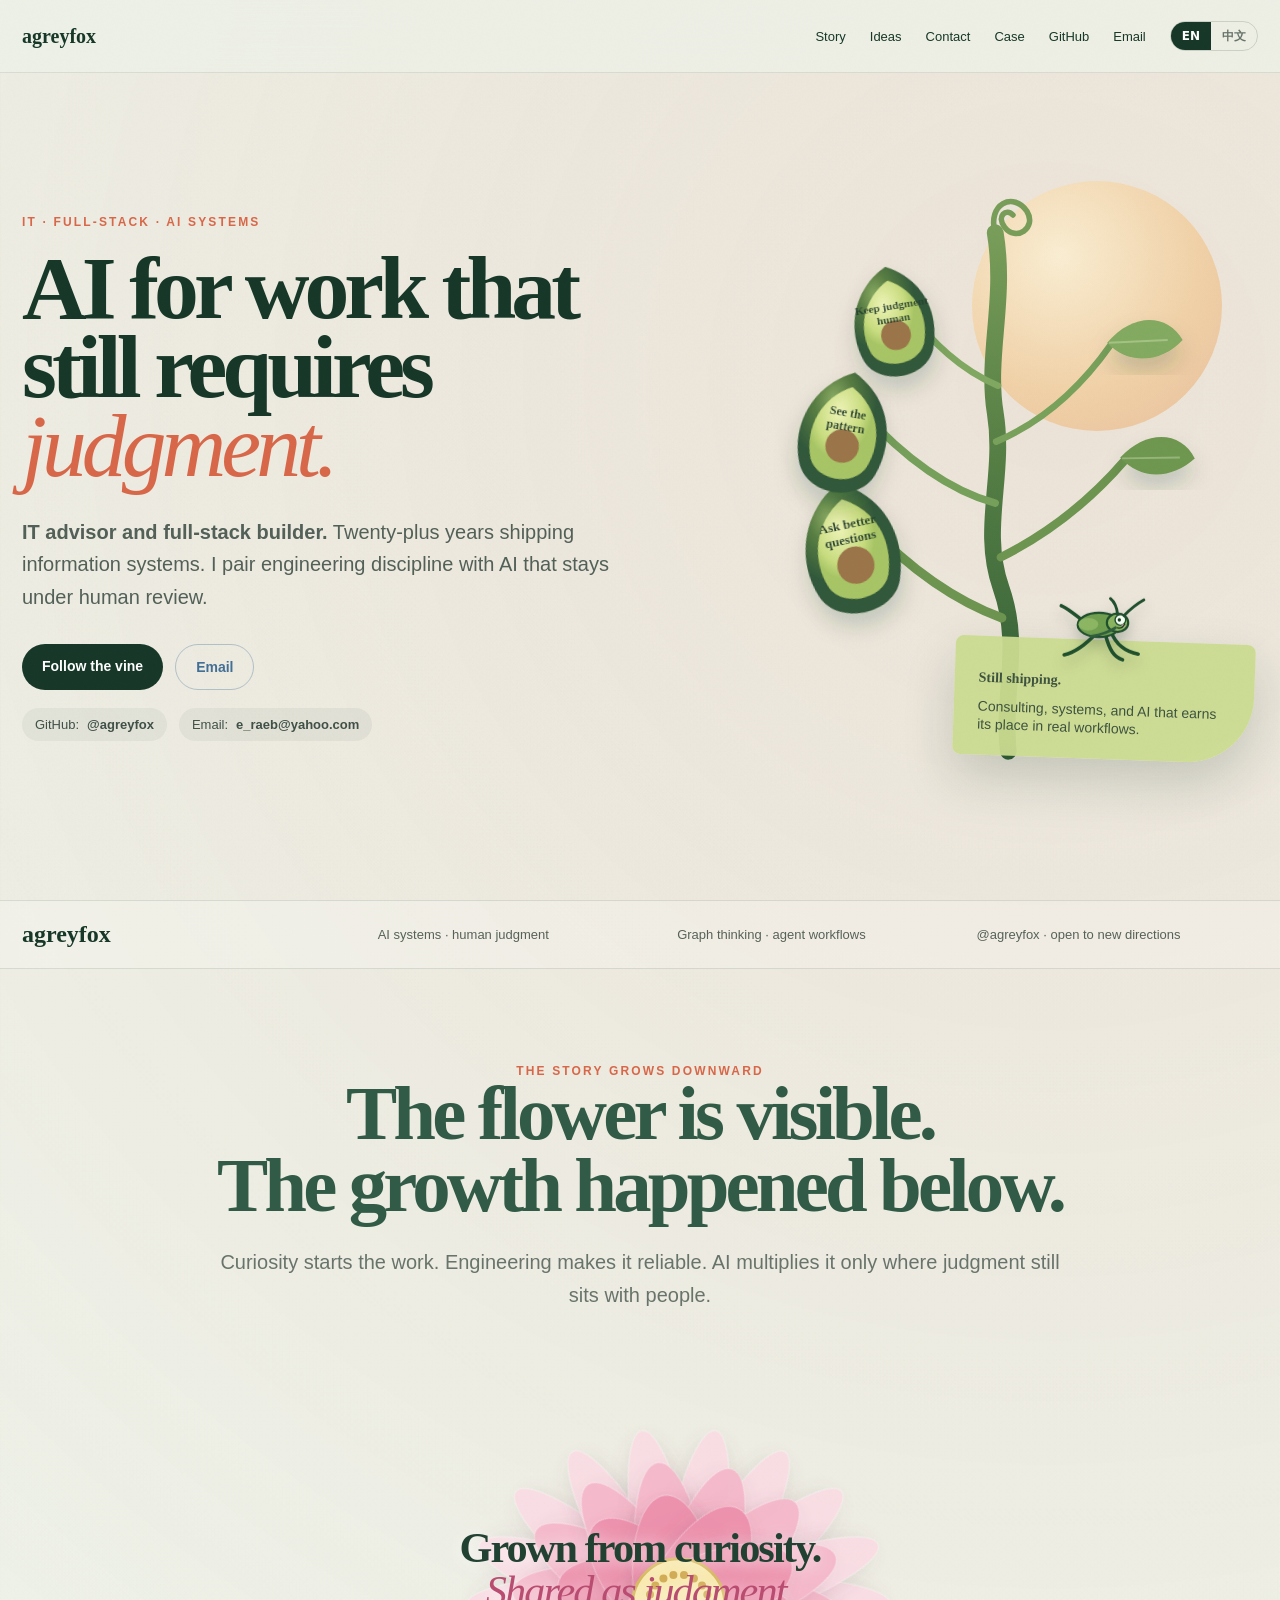
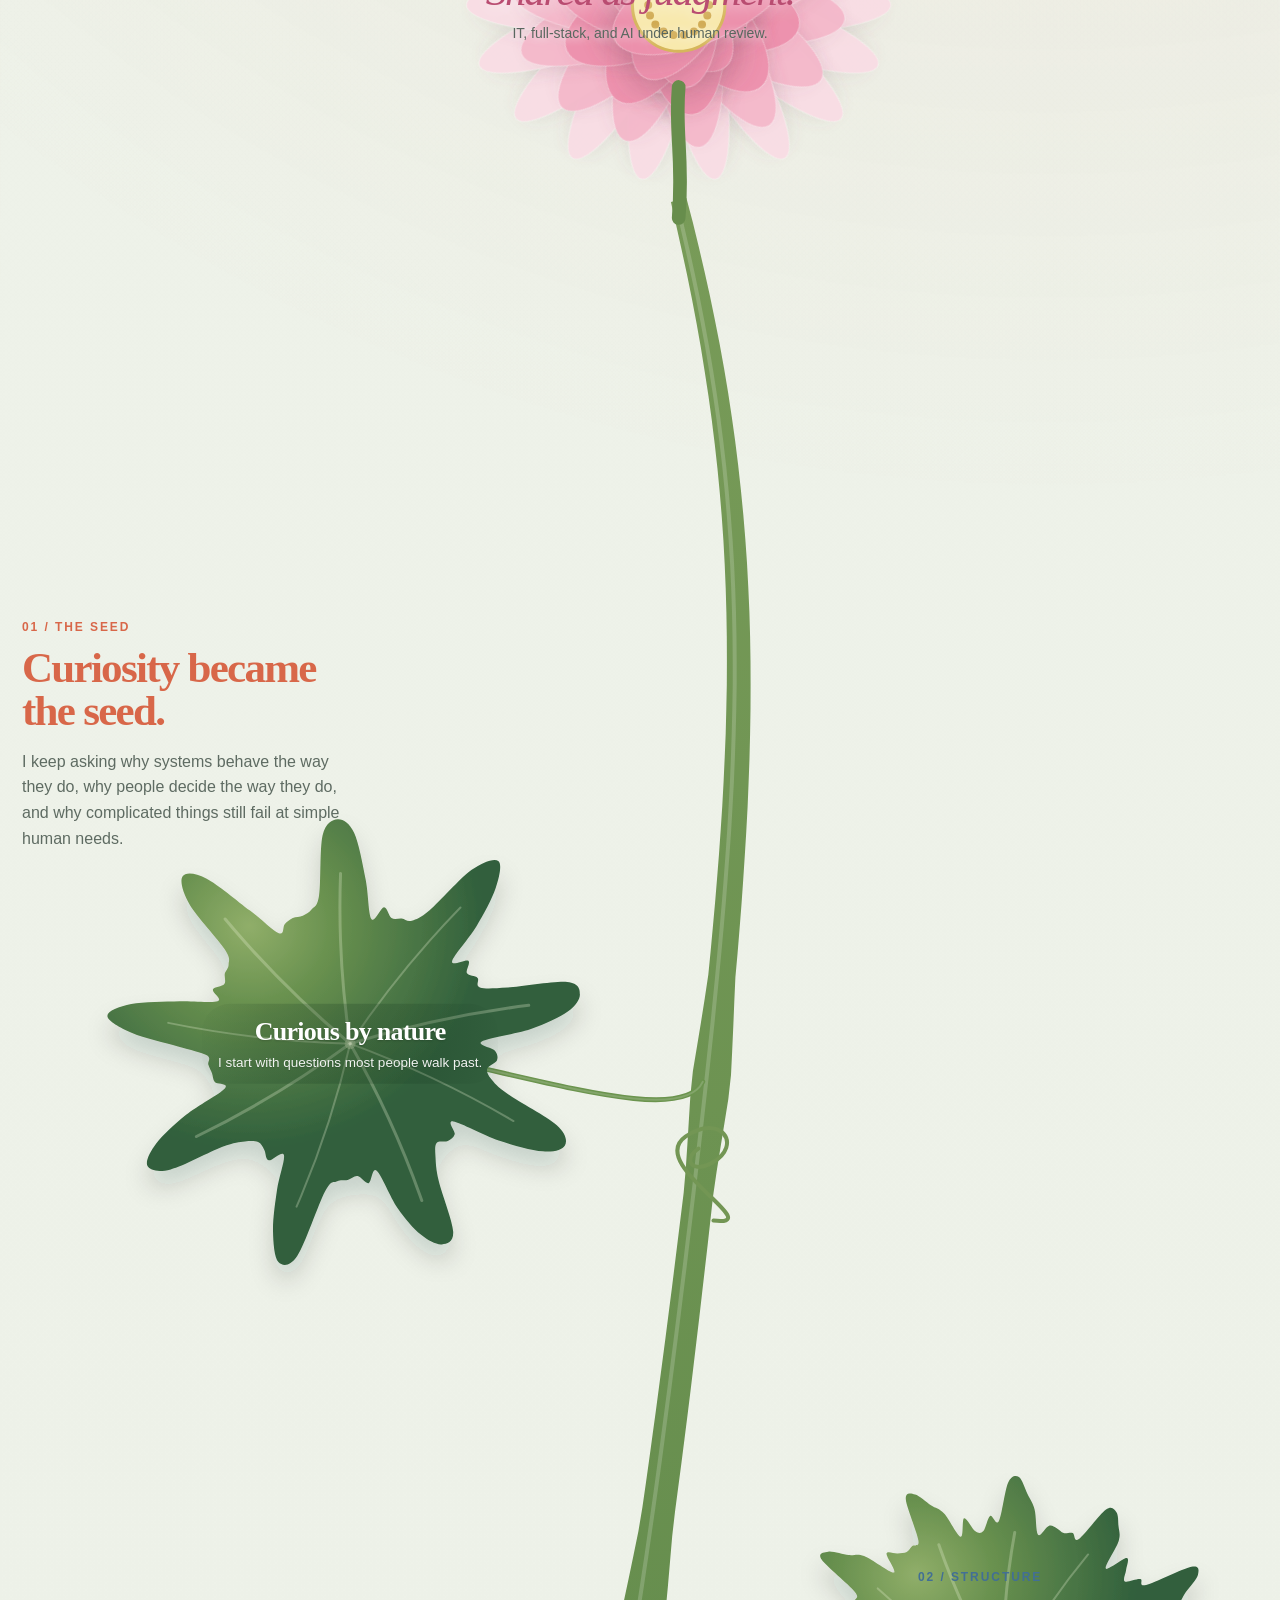
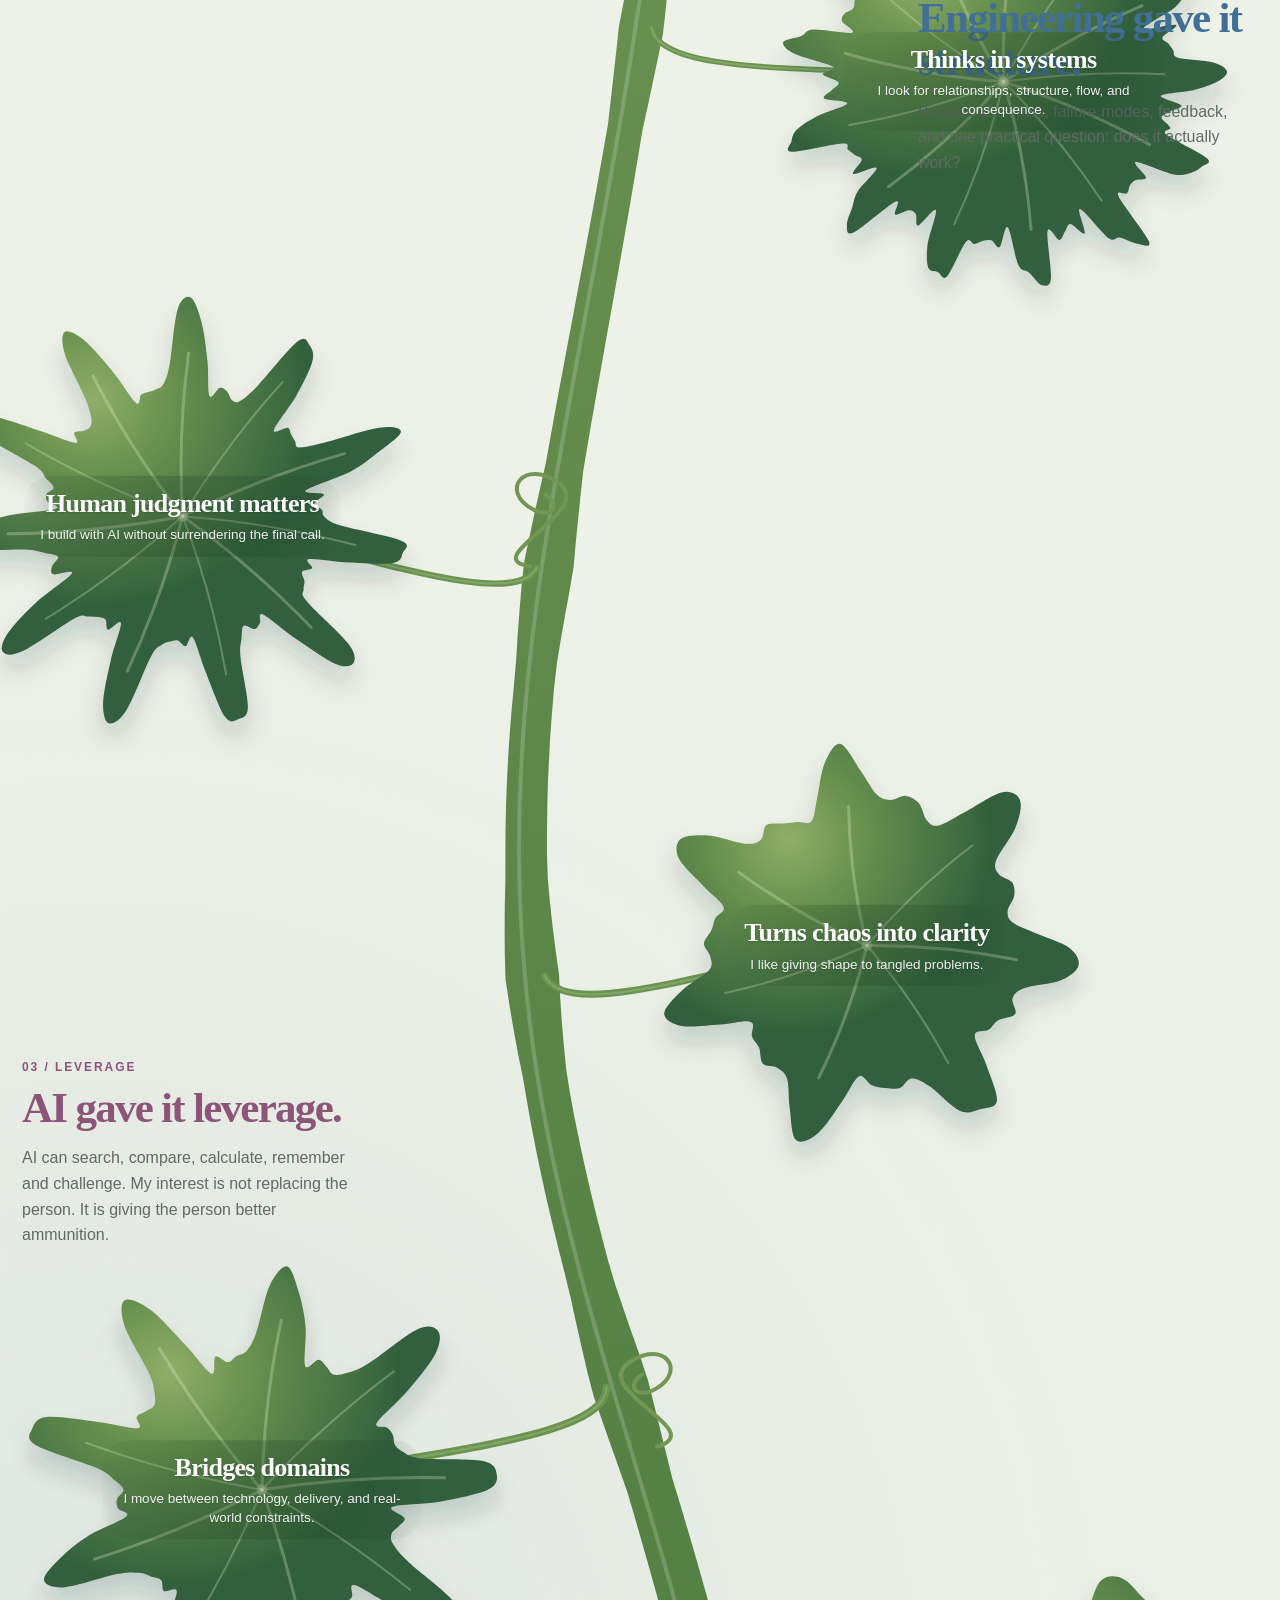
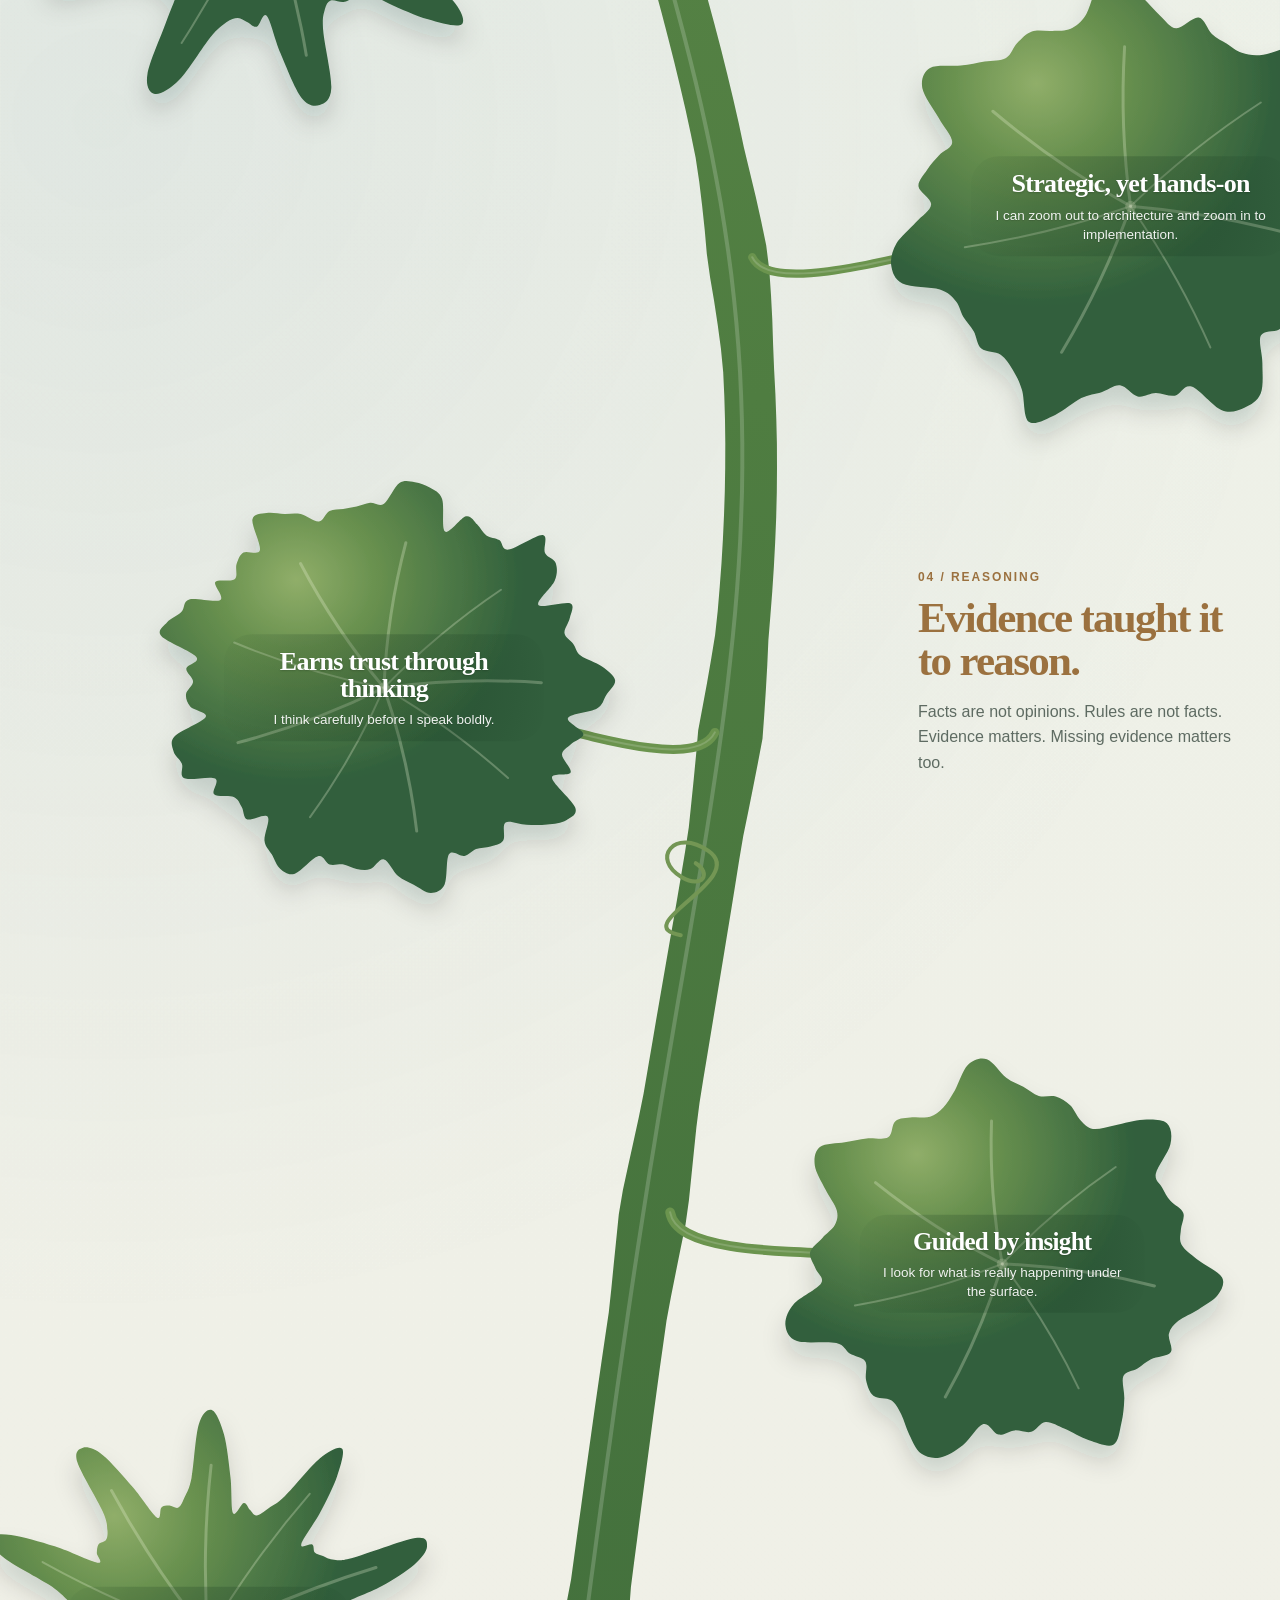
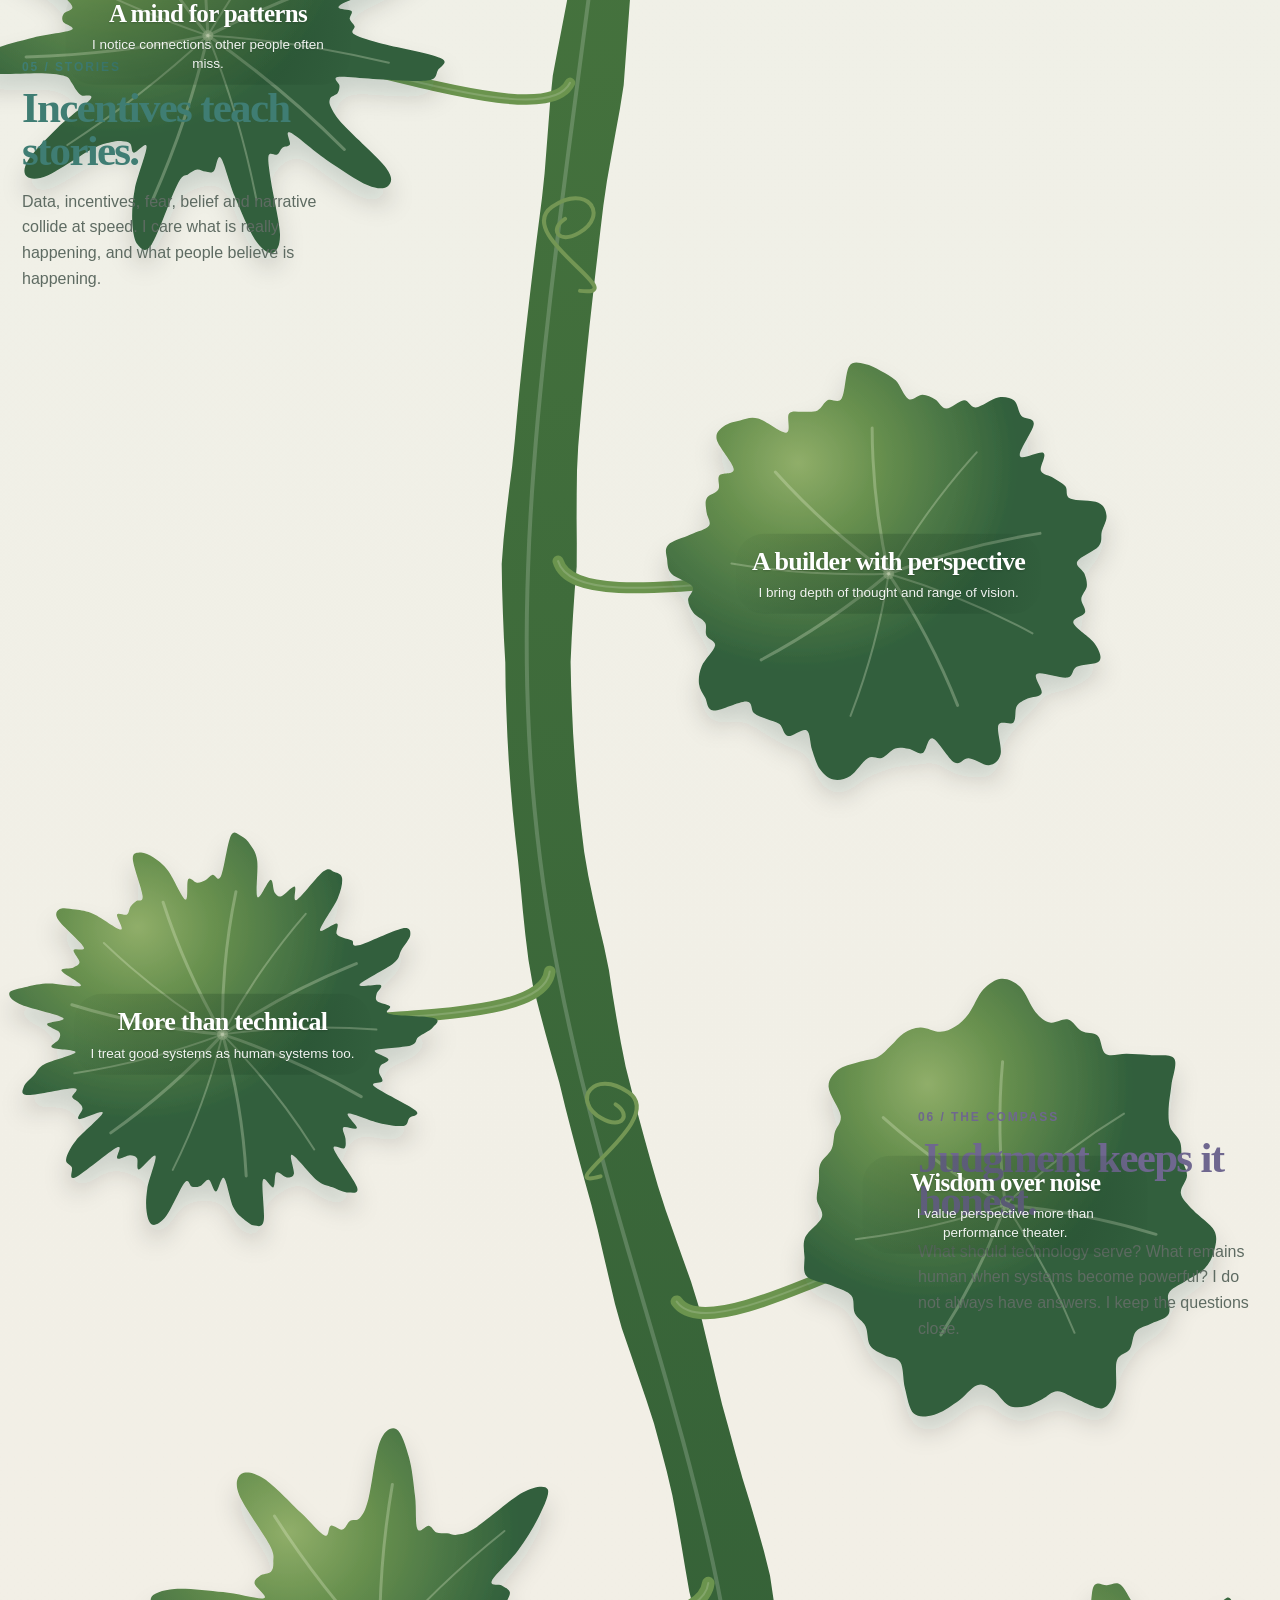
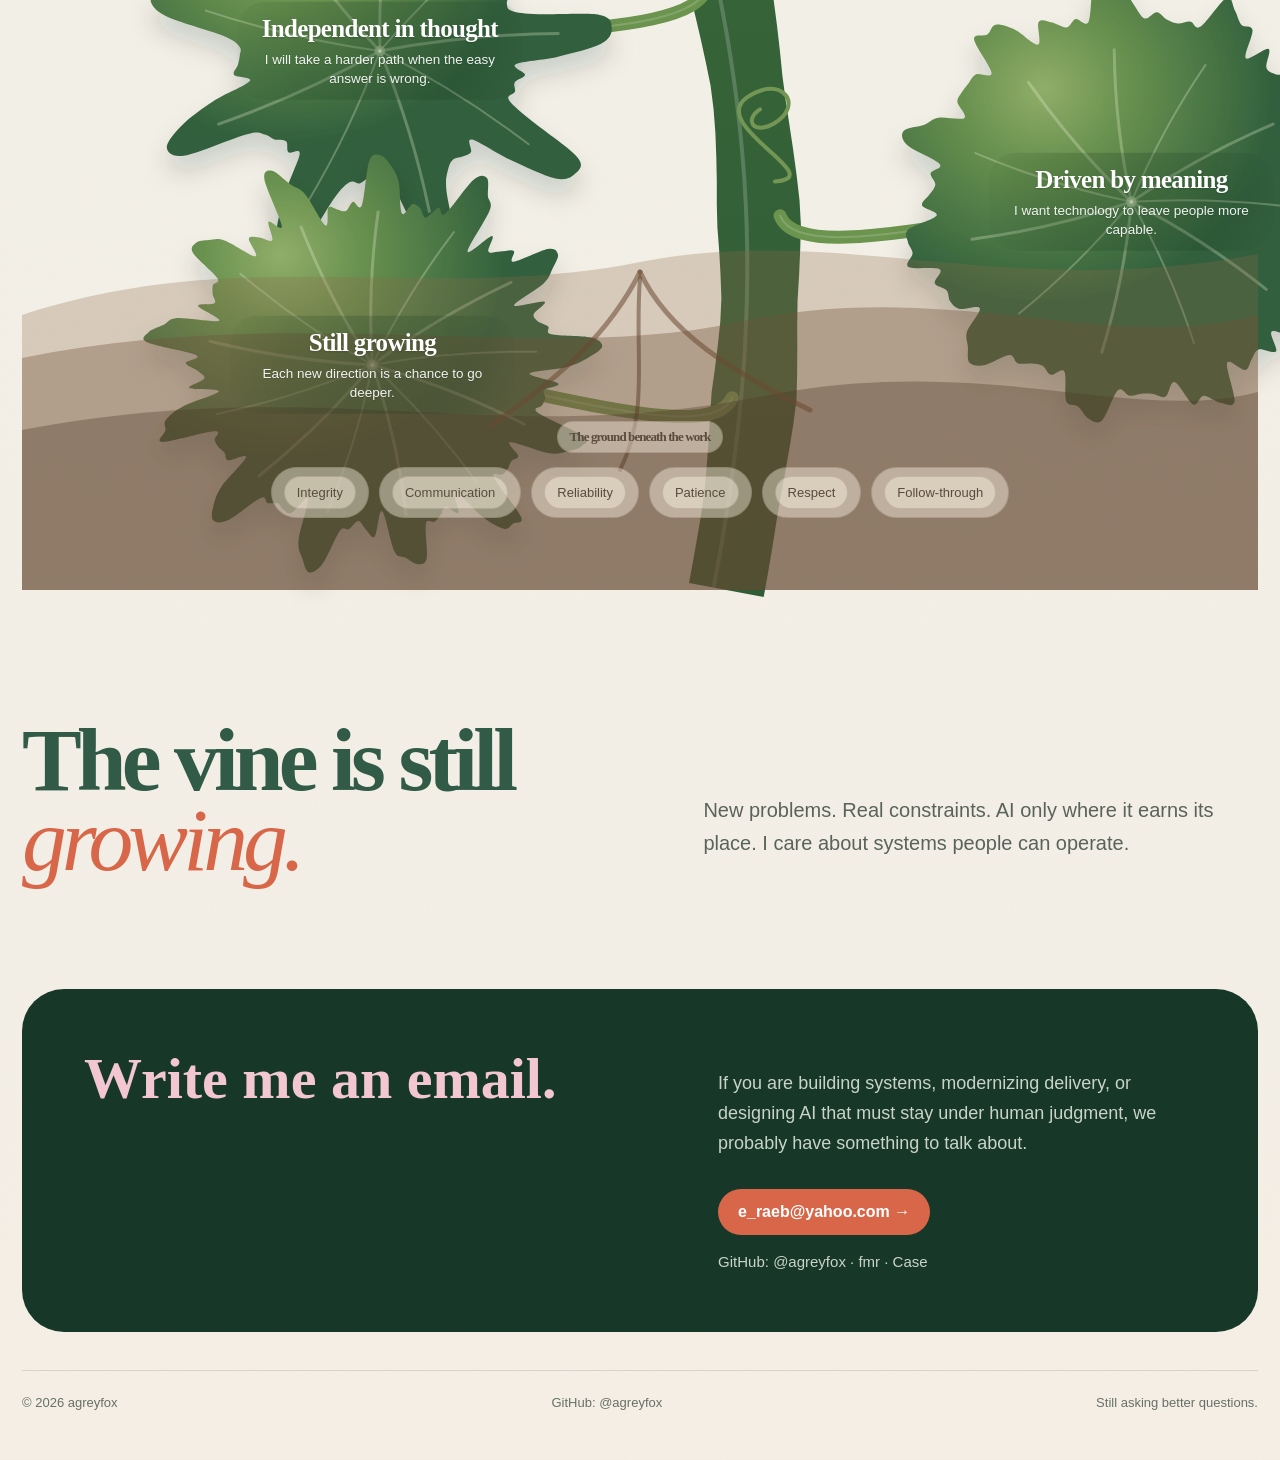
<file: backups/index.pre-zh-type.20260710.html>
<!doctype html>
<html lang="en">
<head>
<meta charset="utf-8">
<meta name="viewport" content="width=device-width,initial-scale=1">
<title>agreyfox - The Restless Vine</title>
<meta name="description" content="agreyfox - IT consultant, full-stack developer & AI collaborator. AI systems for work that still requires human judgment.">
<meta property="og:title" content="agreyfox - The Restless Vine">
<meta property="og:description" content="AI systems for work that still requires human judgment.">
<meta property="og:type" content="website">
<meta name="twitter:card" content="summary">
<meta name="theme-color" content="#edf1e8">
<style>
:root{
  --paper:#edf1e8;
  --paper-warm:#f5f0e7;
  --ink:#173828;
  --muted:#68746b;
  --coral:#d86749;
  --blue:#426f95;
  --plum:#8c5578;
  --bronze:#9b713f;
  --teal:#3f7d73;
  --violet:#6f678f;
  --stem:#38683f;
  --stem-light:#719653;
  --shadow:rgba(26,58,40,.18);
}
*{box-sizing:border-box}
html{scroll-behavior:smooth}
body{
  margin:0;color:var(--ink);overflow-x:hidden;
  background:
    radial-gradient(circle at 82% 4%,rgba(216,103,73,.11),transparent 19%),
    radial-gradient(circle at 8% 52%,rgba(66,111,149,.08),transparent 24%),
    linear-gradient(180deg,#eef2e9 0%,#edf1e8 48%,#f4eee5 100%);
  font-family:Inter,-apple-system,BlinkMacSystemFont,"Segoe UI",sans-serif;
}
body:before{
  content:"";position:fixed;inset:0;z-index:100;pointer-events:none;opacity:.08;
  background-image:url("data:image/svg+xml,%3Csvg xmlns='http://www.w3.org/2000/svg' width='160' height='160'%3E%3Cfilter id='n'%3E%3CfeTurbulence type='fractalNoise' baseFrequency='.9' numOctaves='2' stitchTiles='stitch'/%3E%3C/filter%3E%3Crect width='100%25' height='100%25' filter='url(%23n)' opacity='.15'/%3E%3C/svg%3E");
}
a{text-decoration:none;color:inherit}
html[lang="en"] .zh{display:none!important}
html[lang="zh-Hans"] .en{display:none!important}
.lang-toggle{display:inline-flex;border:1px solid rgba(23,56,40,.16);border-radius:999px;overflow:hidden;vertical-align:middle}
.lang-toggle button{border:0;background:transparent;padding:8px 11px;font:700 12px/1 system-ui,sans-serif;color:#68746b;cursor:pointer}
.lang-toggle button[aria-pressed="true"]{background:#173828;color:#fff}

.wrap{width:min(1260px,calc(100% - 44px));margin:auto}
nav{
  position:fixed;inset:0 0 auto;z-index:80;background:rgba(237,241,232,.72);
  backdrop-filter:blur(15px);border-bottom:1px solid rgba(23,56,40,.10)
}
.navin{height:72px;display:flex;align-items:center;justify-content:space-between}
.brand{font:700 20px/1 Georgia,serif}
.navlinks{display:flex;gap:24px;align-items:center;font-size:13px}
.navlinks a:last-child{background:var(--coral);color:#fff;padding:10px 16px;border-radius:999px}

.hero{
  min-height:100vh;padding:118px 0 62px;
  display:grid;grid-template-columns:1.02fr .98fr;gap:56px;align-items:center
}
.kicker{font-size:12px;font-weight:800;letter-spacing:.18em;text-transform:uppercase;color:var(--coral)}
.hero h1{font:700 clamp(58px,7vw,114px)/.88 Georgia,serif;letter-spacing:-.055em;margin:20px 0 30px}
.hero h1 em{font-weight:400;color:var(--coral)}
.hero p{font-size:20px;line-height:1.64;color:#526057;max-width:700px}
.hero-actions{display:flex;gap:12px;margin-top:30px;flex-wrap:wrap}
.button{padding:14px 20px;border-radius:999px;font-weight:750;font-size:14px;background:var(--ink);color:#fff}
.button.ghost{background:transparent;border:1px solid rgba(66,111,149,.35);color:var(--blue)}
.handle-row{margin-top:18px;display:flex;gap:12px;flex-wrap:wrap}
.handle-pill{display:inline-flex;align-items:center;gap:8px;padding:9px 13px;border-radius:999px;background:rgba(23,56,40,.055);font-size:13px;color:#405047}

.hero-art{height:650px;position:relative}
.hero-art .sun{
  position:absolute;width:250px;height:250px;border-radius:50%;right:36px;top:28px;
  background:radial-gradient(circle at 35% 30%,#fff1ce,#f2c890 58%,#e5ad7f);opacity:.68
}
.hero-art svg{position:absolute;inset:0;width:100%;height:100%}
.hero-note{
  position:absolute;right:4px;bottom:44px;width:300px;padding:22px 24px;
  background:rgba(203,220,145,.94);border-radius:8px 8px 66px 8px;transform:rotate(2deg);
  box-shadow:0 22px 50px var(--shadow)
}
.hero-note b{display:block;font:700 28px/1.05 Georgia,serif;margin-bottom:10px}
.hero-note span{font-size:14px;color:#3e533f}

.identity-strip{
  border-top:1px solid rgba(23,56,40,.12);border-bottom:1px solid rgba(23,56,40,.12);
  padding:20px 0;background:rgba(255,255,255,.18)
}
.identity-grid{display:grid;grid-template-columns:1.2fr repeat(3,1fr);gap:18px;align-items:center}
.identity-grid strong{font-family:Georgia,serif;font-size:24px}
.identity-grid span{font-size:13px;color:#566258}

.intro{text-align:center;max-width:860px;margin:0 auto;padding:95px 0 58px}
.intro h2{font:700 clamp(50px,6vw,92px)/.94 Georgia,serif;letter-spacing:-.05em;margin:0 0 24px;color:#315b46}
.intro p{font-size:20px;line-height:1.64;color:var(--muted)}

.story-stage{position:relative;min-height:7200px}
#plantSvg{position:absolute;inset:0;width:100%;height:100%;overflow:visible}

.flower-quote{
  position:absolute;left:50%;top:136px;transform:translateX(-50%);
  width:470px;max-width:40vw;text-align:center;z-index:26
}
.flower-quote .line{
  font:700 clamp(30px,3.3vw,45px)/1.02 Georgia,serif;
  letter-spacing:-.045em;color:#214233;text-shadow:0 2px 18px rgba(255,255,255,.78)
}
.flower-quote .line em{font-weight:400;color:#b94c71}
.flower-quote .sub{
  margin:12px auto 0;font-size:14px;color:#59675f;line-height:1.4;
  max-width:370px;text-shadow:0 1px 10px rgba(255,255,255,.9)
}
.soil-labels{
  position:absolute;left:50%;bottom:72px;transform:translateX(-50%);z-index:28;
  width:min(840px,calc(100% - 40px));text-align:center;color:#4c453c;
}
.soil-labels h3{
  margin:0 0 14px;font:700 30px/1.05 Georgia,serif;letter-spacing:-.03em;color:#4a3b2b;
}
.soil-labels .soil-words{display:flex;justify-content:center;gap:10px;flex-wrap:wrap}
.soil-labels span{
  display:inline-block;padding:8px 12px;border-radius:999px;
  background:rgba(255,248,230,.42);border:1px solid rgba(88,65,42,.18);
  font-size:13px;color:#594c3d;
}

.story-copy{position:absolute;width:340px;z-index:20;--chapter-color:var(--coral)}
.story-copy.left{left:0}.story-copy.right{right:0}
.story-copy .n{font-size:12px;font-weight:800;letter-spacing:.16em;color:var(--chapter-color)}
.story-copy h3{
  font:700 43px/1.01 Georgia,serif;letter-spacing:-.04em;margin:12px 0 16px;
  color:var(--chapter-color)
}
.story-copy p{font-size:16px;line-height:1.6;color:#5e6b62;margin:0}
.story-copy.seed{--chapter-color:var(--coral)}
.story-copy.structure{--chapter-color:var(--blue)}
.story-copy.leverage{--chapter-color:var(--plum)}
.story-copy.reasoning{--chapter-color:var(--bronze)}
.story-copy.stories{--chapter-color:var(--teal)}
.story-copy.compass{--chapter-color:var(--violet)}

.leaf-content{
  position:absolute;z-index:25;transform:translate(-50%,-50%);pointer-events:none;
  display:flex;align-items:center;justify-content:center;text-align:center
}
.leaf-content .panel{
  padding:14px 16px 12px;max-width:100%;
  background:radial-gradient(circle at 50% 40%,rgba(16,49,27,.24),rgba(16,49,27,.17) 56%,rgba(16,49,27,.10) 76%,transparent 100%);
  border-radius:28px
}
.leaf-content h3{margin:0 0 8px;font:700 24px/1.05 Georgia,serif;letter-spacing:-.028em;color:#fff;text-shadow:0 1px 2px rgba(0,0,0,.18)}
.leaf-content p{margin:0;font-size:13.5px;line-height:1.42;color:rgba(255,255,255,.93);text-shadow:0 1px 1px rgba(0,0,0,.14)}
.leaf-content.small{width:220px}.leaf-content.small h3{font-size:21px}
.leaf-content.mid{width:250px}
.leaf-content.wide{width:285px}.leaf-content.wide h3{font-size:25px}
.leaf-content.xwide{width:320px}.leaf-content.xwide h3{font-size:26px}

.grasshopper{
  position:fixed;z-index:60;width:94px;height:68px;left:0;top:0;pointer-events:none;
  transform-origin:50% 72%;filter:drop-shadow(0 8px 7px rgba(23,56,35,.24))
}
.grasshopper svg{width:100%;height:100%;overflow:visible}
.jump-note{
  position:fixed;z-index:59;pointer-events:none;font-family:"Comic Sans MS","Bradley Hand",cursive;
  color:#406d44;font-size:14px;max-width:220px;opacity:0;transition:opacity .22s ease
}

.closing{padding:130px 0 50px;display:grid;grid-template-columns:1.06fr .94fr;gap:56px;align-items:end}
.closing h2{font:700 clamp(60px,7vw,108px)/.89 Georgia,serif;letter-spacing:-.055em;margin:0;color:#315b46}
.closing h2 em{font-weight:400;color:var(--coral)}
.closing p{font-size:20px;line-height:1.64;color:#59635a}
.contact{
  margin:60px 0 0;background:#173828;color:white;border-radius:42px;padding:62px;
  display:grid;grid-template-columns:1.1fr .9fr;gap:50px
}
.contact h3{font:700 58px/.95 Georgia,serif;margin:0;color:#f2c6d2}
.contact p{font-size:18px;line-height:1.65;color:#c9d3ca}
.contact a.mail{display:inline-block;margin-top:12px;padding:14px 20px;border-radius:999px;background:var(--coral);font-weight:750}
.github-line{margin-top:18px;color:#c9d3ca;font-size:15px}
footer{padding:38px 0 50px;font-size:13px;color:#677067}
.footer{border-top:1px solid rgba(24,54,37,.14);padding-top:24px;display:flex;justify-content:space-between;gap:12px;flex-wrap:wrap}

@media(max-width:950px){
  .hero{grid-template-columns:1fr}.hero-art{height:560px}
  .navlinks a:not(:last-child){display:none}
  .identity-grid{grid-template-columns:1fr 1fr}
  .story-copy{width:250px}.story-copy h3{font-size:32px}
  .leaf-content{transform:translate(-50%,-50%) scale(.84)}
  .flower-quote{top:150px;width:340px;max-width:52vw}
  .closing,.contact{grid-template-columns:1fr}
}
@media(max-width:680px){
  .identity-grid{grid-template-columns:1fr}
  .story-copy{width:44%}.story-copy h3{font-size:27px}.story-copy p{font-size:14px}
  .leaf-content{transform:translate(-50%,-50%) scale(.70)}
  .flower-quote{top:155px;width:280px;max-width:70vw}.flower-quote .line{font-size:24px}.flower-quote .sub{font-size:12px}
  .contact{padding:34px}
}
@media(prefers-reduced-motion:reduce){
  html{scroll-behavior:auto}
  .grasshopper,.jump-note{display:none!important}
}
</style>
</head>
<body>
<nav>
  <div class="wrap navin">
    <div class="brand">agreyfox</div>
    <div class="navlinks">
      <a href="#story"><span class="en">Story</span><span class="zh">故事</span></a>
      <a href="#ideas"><span class="en">Ideas</span><span class="zh">思路</span></a>
      <a href="#contact"><span class="en">Contact</span><span class="zh">联系</span></a>
      <a href="case.html"><span class="en">Case</span><span class="zh">案例</span></a>
      <a href="https://github.com/agreyfox" target="_blank" rel="noreferrer">GitHub</a>
      <a href="mailto:e_raeb@yahoo.com"><span class="en">Email</span><span class="zh">邮件</span></a>
      <span class="lang-toggle" role="group" aria-label="Language">
        <button type="button" id="langEn" aria-pressed="true">EN</button>
        <button type="button" id="langZh" aria-pressed="false">中文</button>
      </span>
    </div>
  </div>
</nav>

<div class="wrap">
  <section class="hero">
    <div>
      <div class="kicker"><span class="en">IT · Full-stack · AI systems</span><span class="zh">信息化 · 全栈 · 智能系统</span></div>
      <h1><span class="en">AI for work that still requires <em>judgment.</em></span><span class="zh">为仍需<em>判断力</em>的工作，构建可靠的 AI。</span></h1>
      <p><span class="en"><strong>IT advisor and full-stack builder.</strong> Twenty-plus years shipping information systems. I pair engineering discipline with AI that stays under human review.</span><span class="zh"><strong>IT 顾问与全栈开发者。</strong>二十余年信息化系统交付经验。把工程纪律与「必须经人审核」的 AI 能力结合，服务真实业务约束。</span></p>
      <div class="hero-actions">
        <a class="button" data-hop data-joke="first leaf, then another question." data-hop-y=".05" href="#story"><span class="en">Follow the vine</span><span class="zh">顺着藤蔓看下去</span></a>
        <a class="button ghost" data-hop data-joke="email is still a surprisingly good protocol." data-hop-y=".05" href="mailto:e_raeb@yahoo.com"><span class="en">Email</span><span class="zh">写邮件</span></a>
      </div>
      <div class="handle-row">
        <span class="handle-pill" data-hop data-joke="yes, the fox is grey." data-hop-y=".05">GitHub: <strong>@agreyfox</strong></span>
        <span class="handle-pill" data-hop data-joke="direct line." data-hop-y=".05">Email: <strong>e_raeb@yahoo.com</strong></span>
      </div>
    </div>

    <div class="hero-art">
      <div class="sun"></div>
      <svg viewBox="0 0 620 650" aria-hidden="true">
        <defs>
          <linearGradient id="heroStem" x1="0" y1="1" x2="0" y2="0">
            <stop offset="0" stop-color="#315d36"/>
            <stop offset=".58" stop-color="#567f45"/>
            <stop offset="1" stop-color="#789d59"/>
          </linearGradient>
          <radialGradient id="avocadoSkin" cx="32%" cy="24%">
            <stop offset="0" stop-color="#88aa62"/>
            <stop offset=".42" stop-color="#587d43"/>
            <stop offset="1" stop-color="#31583a"/>
          </radialGradient>
          <radialGradient id="avocadoFlesh" cx="38%" cy="28%">
            <stop offset="0" stop-color="#edf3b6"/>
            <stop offset=".7" stop-color="#c8dc7f"/>
            <stop offset="1" stop-color="#a7c565"/>
          </radialGradient>
          <filter id="heroShadow" x="-40%" y="-40%" width="180%" height="180%">
            <feDropShadow dx="0" dy="14" stdDeviation="12" flood-color="#183625" flood-opacity=".18"/>
          </filter>
        </defs>

        <path d="M352 618 C345 555 367 507 344 442 C322 379 349 322 338 255 C328 193 350 134 338 62"
              fill="none" stroke="url(#heroStem)" stroke-width="18" stroke-linecap="round"/>

        <path d="M345 475 C296 457 247 423 201 375" fill="none" stroke="#6d9550" stroke-width="10" stroke-linecap="round"/>
        <path d="M338 352 C285 337 238 301 194 252" fill="none" stroke="#75a05a" stroke-width="8" stroke-linecap="round"/>
        <path d="M341 226 C301 209 271 180 244 145" fill="none" stroke="#80a861" stroke-width="7" stroke-linecap="round"/>

        <path d="M344 410 C394 385 439 350 477 306" fill="none" stroke="#6d9550" stroke-width="9" stroke-linecap="round"/>
        <path d="M339 286 C391 264 431 226 462 182" fill="none" stroke="#78a15b" stroke-width="7" stroke-linecap="round"/>
        <path d="M472 303 C500 273 537 274 552 304 C529 325 495 329 472 303Z" fill="#6e974f" filter="url(#heroShadow)"/>
        <path d="M458 180 C485 148 522 148 539 177 C517 201 481 205 458 180Z" fill="#83aa61" filter="url(#heroShadow)"/>
        <path d="M474 304 L536 303" stroke="rgba(240,248,219,.30)" stroke-width="2"/>
        <path d="M460 180 L523 177" stroke="rgba(240,248,219,.30)" stroke-width="2"/>

        <g transform="translate(184 397) rotate(-12)" filter="url(#heroShadow)">
          <path d="M0 -68 C45 -45 59 3 43 47 C30 82 -31 82 -45 48 C-62 6 -45 -46 0 -68Z" fill="url(#avocadoSkin)"/>
          <path d="M0 -50 C34 -31 44 5 32 39 C22 64 -22 64 -33 40 C-46 8 -34 -32 0 -50Z" fill="url(#avocadoFlesh)"/>
          <circle cx="0" cy="22" r="20" fill="#9b7449"/>
          <text x="0" y="-18" text-anchor="middle" font-family="Georgia,serif" font-size="14" font-weight="700" fill="#274331">Ask better</text>
          <text x="0" y="-2" text-anchor="middle" font-family="Georgia,serif" font-size="14" font-weight="700" fill="#274331">questions</text>
        </g>

        <g transform="translate(177 273) rotate(10)" filter="url(#heroShadow)">
          <path d="M0 -62 C42 -41 55 2 40 43 C27 76 -28 77 -42 44 C-58 5 -42 -42 0 -62Z" fill="url(#avocadoSkin)"/>
          <path d="M0 -46 C31 -29 42 4 30 35 C20 59 -20 60 -31 37 C-43 6 -31 -30 0 -46Z" fill="url(#avocadoFlesh)"/>
          <circle cx="0" cy="18" r="18" fill="#9b7449"/>
          <text x="0" y="-14" text-anchor="middle" font-family="Georgia,serif" font-size="13" font-weight="700" fill="#274331">See the</text>
          <text x="0" y="1" text-anchor="middle" font-family="Georgia,serif" font-size="13" font-weight="700" fill="#274331">pattern</text>
        </g>

        <g transform="translate(229 155) rotate(-9)" filter="url(#heroShadow)">
          <path d="M0 -57 C38 -38 50 0 37 38 C25 68 -25 69 -38 40 C-52 4 -38 -39 0 -57Z" fill="url(#avocadoSkin)"/>
          <path d="M0 -42 C29 -27 38 3 28 31 C18 52 -18 53 -29 33 C-40 5 -29 -27 0 -42Z" fill="url(#avocadoFlesh)"/>
          <circle cx="0" cy="17" r="16" fill="#9b7449"/>
          <text x="0" y="-11" text-anchor="middle" font-family="Georgia,serif" font-size="12" font-weight="700" fill="#274331">Keep judgment</text>
          <text x="0" y="3" text-anchor="middle" font-family="Georgia,serif" font-size="12" font-weight="700" fill="#274331">human</text>
        </g>

        <path d="M338 63 C329 30 358 18 372 39 C383 57 360 72 348 56 C339 44 350 35 357 43"
              fill="none" stroke="#789d59" stroke-width="6" stroke-linecap="round"/>
      </svg>
      <div class="hero-note" data-hop data-joke="ship, then refine." data-hop-y=".03">
        <b><span class="en">Still shipping.</span><span class="zh">仍在交付。</span></b>
        <span class="en">Consulting, systems, and AI that earns its place in real workflows.</span><span class="zh">咨询、系统，以及能进入真实流程的 AI。</span>
      </div>
    </div>
  </section>
</div>

<section class="identity-strip">
  <div class="wrap identity-grid">
    <strong data-hop data-joke="still easier to spell than a product roadmap." data-hop-y=".05">agreyfox</strong>
    <span data-hop data-joke="AI, but with adult supervision." data-hop-y=".05">AI systems · human judgment</span>
    <span data-hop data-joke="relations keep escaping tables." data-hop-y=".05">Graph thinking · agent workflows</span>
    <span data-hop data-joke="github.com/agreyfox" data-hop-y=".05">@agreyfox · open to new directions</span>
  </div>
</section>

<div class="wrap">
  <section class="intro" id="story" data-hop data-joke="the story is longer than the README." data-hop-y=".08">
    <div class="kicker"><span class="en">The story grows downward</span><span class="zh">故事向下生长</span></div>
    <h2><span class="en">The flower is visible.<br>The growth happened below.</span><span class="zh">花在明处。<br>长在暗处。</span></h2>
    <p><span class="en">Curiosity starts the work. Engineering makes it reliable. AI multiplies it only where judgment still sits with people.</span><span class="zh">以问题为起点；用工程保证可靠；只在「判断仍应属于人」之处引入 AI。</span></p>
  </section>

  <section class="story-stage" id="ideas">
    <svg id="plantSvg" aria-hidden="true"></svg>

    <div class="flower-quote" data-hop data-joke="wisdom, now available in flower format." data-hop-y=".02">
      <div class="line"><span class="en">Grown from curiosity.<br><em>Shared as judgment.</em></span><span class="zh">由好奇生长。<br><em>以判断交付。</em></span></div>
      <div class="sub"><span class="en">IT, full-stack, and AI under human review.</span><span class="zh">信息化、全栈，以及人在环路中的 AI。</span></div>
    </div>

    <div class="story-copy left seed" style="top:830px" data-hop data-joke="question first. confidence later." data-hop-y=".04">
      <div class="n">01 / THE SEED</div>
      <h3><span class="en">Curiosity became the seed.</span><span class="zh">好奇成为种子。</span></h3>
      <p><span class="en">I keep asking why systems behave the way they do, why people decide the way they do, and why complicated things still fail at simple human needs.</span><span class="zh">我不断追问：系统为何如此运行，人们为何如此决策，复杂事物又为何总在简单需求上失败。</span></p>
    </div>
    <div class="story-copy right structure" style="top:1780px" data-hop data-joke="structure: the polite name for controlled obsession." data-hop-y=".04">
      <div class="n">02 / STRUCTURE</div>
      <h3><span class="en">Engineering gave it structure.</span><span class="zh">工程赋予结构。</span></h3>
      <p><span class="en">Boundaries, flows, failure modes, feedback, and one practical question: does it actually work?</span><span class="zh">边界、流程、故障模式与反馈，以及一个实际问题：它是否真的能工作？</span></p>
    </div>
    <div class="story-copy left leverage" style="top:2870px" data-hop data-joke="leverage is nice. brakes are also nice." data-hop-y=".04">
      <div class="n">03 / LEVERAGE</div>
      <h3><span class="en">AI gave it leverage.</span><span class="zh">AI 提供杠杆。</span></h3>
      <p><span class="en">AI can search, compare, calculate, remember and challenge. My interest is not replacing the person. It is giving the person better ammunition.</span><span class="zh">AI 能检索、比较、计算、记忆与质疑。我的兴趣不是取代人，而是给人更好的弹药。</span></p>
    </div>
    <div class="story-copy right reasoning" style="top:3980px" data-hop data-joke="objection noted. evidence requested." data-hop-y=".04">
      <div class="n">04 / REASONING</div>
      <h3><span class="en">Evidence taught it to reason.</span><span class="zh">证据教会推理。</span></h3>
      <p><span class="en">Facts are not opinions. Rules are not facts. Evidence matters. Missing evidence matters too.</span><span class="zh">事实不是观点。规则不是事实。证据重要，证据缺失同样重要。</span></p>
    </div>
    <div class="story-copy left stories" style="top:5070px" data-hop data-joke="the chart moved. everyone wrote a story." data-hop-y=".04">
      <div class="n">05 / STORIES</div>
      <h3><span class="en">Incentives teach stories.</span><span class="zh">激励讲述故事。</span></h3>
      <p><span class="en">Data, incentives, fear, belief and narrative collide at speed. I care what is really happening, and what people believe is happening.</span><span class="zh">数据、激励、恐惧、信念与叙事在高速碰撞。我关心真正发生了什么，以及人们以为发生了什么。</span></p>
    </div>
    <div class="story-copy right compass" style="top:6120px" data-hop data-joke="existential detour. back in five minutes." data-hop-y=".04">
      <div class="n">06 / THE COMPASS</div>
      <h3><span class="en">Judgment keeps it honest.</span><span class="zh">判断保持诚实。</span></h3>
      <p><span class="en">What should technology serve? What remains human when systems become powerful? I do not always have answers. I keep the questions close.</span><span class="zh">技术应服务谁？当系统变得强大，什么仍须留给人？我并不总有答案，但会把问题留在手边。</span></p>
    </div>

    <article class="leaf-content xwide" data-id="curious" data-hop data-joke="curiosity takes the scenic route" data-hop-y=".04"><div class="panel"><h3><span class="en">Curious by nature</span><span class="zh">天生好奇</span></h3><p><span class="en">I start with questions most people walk past.</span><span class="zh">从别人略过的问题问起。</span></p></div></article>
    <article class="leaf-content xwide" data-id="systems" data-hop data-joke="systems are where consequences hide" data-hop-y=".04"><div class="panel"><h3><span class="en">Thinks in systems</span><span class="zh">系统思维</span></h3><p><span class="en">I look for relationships, structure, flow, and consequence.</span><span class="zh">关注关系、结构、流向与后果。</span></p></div></article>
    <article class="leaf-content xwide" data-id="judgmentTrait" data-hop data-joke="the final call still belongs to people" data-hop-y=".04"><div class="panel"><h3><span class="en">Human judgment matters</span><span class="zh">人的判断很重要</span></h3><p><span class="en">I build with AI without surrendering the final call.</span><span class="zh">用 AI 增强能力，但不交出最终决定。</span></p></div></article>
    <article class="leaf-content xwide" data-id="clarityTrait" data-hop data-joke="untangle first, automate second" data-hop-y=".04"><div class="panel"><h3><span class="en">Turns chaos into clarity</span><span class="zh">化繁为简</span></h3><p><span class="en">I like giving shape to tangled problems.</span><span class="zh">乐于为纠缠的问题赋予清晰形状。</span></p></div></article>
    <article class="leaf-content xwide" data-id="bridges" data-hop data-joke="another bridge? yes, probably useful" data-hop-y=".04"><div class="panel"><h3><span class="en">Bridges domains</span><span class="zh">跨域连接</span></h3><p><span class="en">I move between technology, delivery, and real-world constraints.</span><span class="zh">在技术、交付与真实约束之间穿行。</span></p></div></article>
    <article class="leaf-content xwide" data-id="handsOn" data-hop data-joke="architecture is nicer when it can run" data-hop-y=".04"><div class="panel"><h3><span class="en">Strategic, yet hands-on</span><span class="zh">既能谋划也能动手</span></h3><p><span class="en">I can zoom out to architecture and zoom in to implementation.</span><span class="zh">既能拉到架构全景，也能落到实现细节。</span></p></div></article>
    <article class="leaf-content xwide" data-id="trust" data-hop data-joke="thinking carefully is underrated" data-hop-y=".04"><div class="panel"><h3><span class="en">Earns trust through thinking</span><span class="zh">以思考赢得信任</span></h3><p><span class="en">I think carefully before I speak boldly.</span><span class="zh">先想清楚，再把话说重。</span></p></div></article>
    <article class="leaf-content wide" data-id="insight" data-hop data-joke="surface explanations are usually late" data-hop-y=".04"><div class="panel"><h3><span class="en">Guided by insight</span><span class="zh">洞察驱动</span></h3><p><span class="en">I look for what is really happening under the surface.</span><span class="zh">寻找表象之下真正发生的事。</span></p></div></article>
    <article class="leaf-content wide" data-id="patterns" data-hop data-joke="patterns keep leaving fingerprints" data-hop-y=".04"><div class="panel"><h3><span class="en">A mind for patterns</span><span class="zh">模式敏感</span></h3><p><span class="en">I notice connections other people often miss.</span><span class="zh">注意到别人常错过的关联。</span></p></div></article>
    <article class="leaf-content xwide" data-id="perspective" data-hop data-joke="zoom out, then tighten the bolts" data-hop-y=".04"><div class="panel"><h3><span class="en">A builder with perspective</span><span class="zh">有视野的构建者</span></h3><p><span class="en">I bring depth of thought and range of vision.</span><span class="zh">把深度思考与开阔视野带进交付。</span></p></div></article>
    <article class="leaf-content xwide" data-id="humanSystems" data-hop data-joke="the humans are not edge cases" data-hop-y=".04"><div class="panel"><h3><span class="en">More than technical</span><span class="zh">不止于技术</span></h3><p><span class="en">I treat good systems as human systems too.</span><span class="zh">好系统也是人的系统。</span></p></div></article>
    <article class="leaf-content wide" data-id="wisdomTrait" data-hop data-joke="hype detected. tea recommended." data-hop-y=".04"><div class="panel"><h3><span class="en">Wisdom over noise</span><span class="zh">智慧先于噪音</span></h3><p><span class="en">I value perspective more than performance theater.</span><span class="zh">看重视角，而不只是表演。</span></p></div></article>
    <article class="leaf-content wide" data-id="independent" data-hop data-joke="easy answers make him suspicious" data-hop-y=".04"><div class="panel"><h3><span class="en">Independent in thought</span><span class="zh">独立思考</span></h3><p><span class="en">I will take a harder path when the easy answer is wrong.</span><span class="zh">当捷径不对时，愿意走更难但正确的路。</span></p></div></article>
    <article class="leaf-content wide" data-id="meaning" data-hop data-joke="useful is a higher compliment than flashy" data-hop-y=".04"><div class="panel"><h3><span class="en">Driven by meaning</span><span class="zh">被意义驱动</span></h3><p><span class="en">I want technology to leave people more capable.</span><span class="zh">希望技术让人更有能力。</span></p></div></article>
    <article class="leaf-content wide" data-id="growing" data-hop data-joke="still growing. inconveniently alive." data-hop-y=".04"><div class="panel"><h3><span class="en">Still growing</span><span class="zh">仍在生长</span></h3><p><span class="en">Each new direction is a chance to go deeper.</span><span class="zh">每个新方向都是加深理解的机会。</span></p></div></article>
    <div class="soil-labels" data-hop data-joke="roots first. fireworks later." data-hop-y=".08">
      <h3><span class="en">The ground beneath the work</span><span class="zh">工作脚下的土壤</span></h3>
      <div class="soil-words">
        <span><span class="en">Integrity</span><span class="zh">正直</span></span>
        <span><span class="en">Communication</span><span class="zh">沟通</span></span>
        <span><span class="en">Reliability</span><span class="zh">可靠</span></span>
        <span><span class="en">Patience</span><span class="zh">耐心</span></span>
        <span><span class="en">Respect</span><span class="zh">尊重</span></span>
        <span><span class="en">Follow-through</span><span class="zh">兑现</span></span>
      </div>
    </div>
  </section>

  <section class="closing" data-hop data-joke="the vine refuses to call this a final release." data-hop-y=".03">
    <h2><span class="en">The vine is still <em>growing.</em></span><span class="zh">藤蔓仍在<em>生长。</em></span></h2>
    <p><span class="en">New problems. Real constraints. AI only where it earns its place. I care about systems people can operate.</span><span class="zh">新的问题、真实约束；只在真正赚到位置时使用 AI。关心人能运维的系统。</span></p>
  </section>

  <section class="contact" id="contact" data-hop data-joke="yes, humans may still contact humans directly." data-hop-y=".04">
    <h3><span class="en">Write me an email.</span><span class="zh">给我写一封邮件。</span></h3>
    <div>
      <p><span class="en">If you are building systems, modernizing delivery, or designing AI that must stay under human judgment, we probably have something to talk about.</span><span class="zh">若你在建设系统、推进交付现代化，或设计必须经人判断的 AI，我们或许有话可谈。</span></p>
      <a class="mail" href="mailto:e_raeb@yahoo.com">e_raeb@yahoo.com →</a>
      <div class="github-line">GitHub: <a href="https://github.com/agreyfox" target="_blank" rel="noreferrer">@agreyfox</a>
        · <a href="https://agreyfox.github.io/fmr/">fmr</a>
        · <a href="case.html"><span class="en">Case</span><span class="zh">案例</span></a></div>
    </div>
  </section>
</div>

<div class="grasshopper" id="grasshopper" aria-hidden="true">
  <svg viewBox="0 0 132 90">
    <g>
      <path d="M56 48 C49 66,34 76,18 79" fill="none" stroke="#1f4f2d" stroke-width="5" stroke-linecap="round"/>
      <path d="M64 52 C58 74,52 83,40 87" fill="none" stroke="#1f4f2d" stroke-width="5" stroke-linecap="round"/>
      <path d="M77 50 C94 68,107 77,122 80" fill="none" stroke="#1f4f2d" stroke-width="5" stroke-linecap="round"/>
      <path d="M82 43 C103 26,116 15,126 11" fill="none" stroke="#1f4f2d" stroke-width="5" stroke-linecap="round"/>
      <ellipse cx="73" cy="38" rx="30" ry="17" fill="#6f9f4f" stroke="#1f4f2d" stroke-width="3"/>
      <ellipse cx="47" cy="35" rx="15" ry="13" fill="#8ab45f" stroke="#1f4f2d" stroke-width="3"/>
      <ellipse cx="88" cy="37" rx="14" ry="9" fill="#93bb67" opacity=".8"/>
      <circle cx="43" cy="31" r="7.5" fill="#f5fff2" stroke="#1f4f2d" stroke-width="2"/>
      <circle cx="44.5" cy="31" r="2.4" fill="#173822" id="eyeLid"/>
      <circle cx="39" cy="39" r="2.5" fill="#f1a9ba" opacity=".8"/>
      <path d="M38 25 C27 14,19 8,10 3" fill="none" stroke="#1f4f2d" stroke-width="4" stroke-linecap="round" id="antA"/>
      <path d="M47 23 C48 13,51 6,57 1" fill="none" stroke="#1f4f2d" stroke-width="4" stroke-linecap="round" id="antB"/>
      <path d="M50 42 C59 48,66 51,84 54" fill="none" stroke="#315f3e" stroke-width="4" stroke-linecap="round"/>
      <path d="M37 37 C39 41,43 43,47 42" fill="none" stroke="#173822" stroke-width="2" stroke-linecap="round"/>
    </g>
  </svg>
</div>
<div class="jump-note" id="jumpNote"></div>

<footer>
  <div class="wrap footer">
    <span>© <span id="year">2026</span> agreyfox</span>
    <span>GitHub: <a href="https://github.com/agreyfox" target="_blank" rel="noreferrer">@agreyfox</a></span>
    <span class="en">Still asking better questions.</span>
    <span class="zh">仍在追问更好的问题。</span>
  </div>
</footer>

<script>
(() => {
  "use strict";
  const NS="http://www.w3.org/2000/svg";
  const stage=document.querySelector(".story-stage");
  const svg=document.getElementById("plantSvg");
  const hopper=document.getElementById("grasshopper");
  const note=document.getElementById("jumpNote");
  const antA=document.getElementById("antA");
  const antB=document.getElementById("antB");
  const eye=document.getElementById("eyeLid");
  const reduced=window.matchMedia("(prefers-reduced-motion: reduce)").matches;

  const leaves=[
    {id:"curious",t:.13,side:1,type:"castor",r:235,lobes:9,rot:-3},
    {id:"systems",t:.21,side:-1,type:"chrysanthemum",r:230,lobes:13,rot:4},
    {id:"judgmentTrait",t:.29,side:1,type:"castor",r:225,lobes:11,rot:2},
    {id:"clarityTrait",t:.35,side:-1,type:"palmate",r:215,lobes:7,rot:-7},
    {id:"bridges",t:.41,side:1,type:"castor",r:235,lobes:9,rot:6},
    {id:"handsOn",t:.48,side:-1,type:"broad",r:245,lobes:7,rot:-2},
    {id:"trust",t:.55,side:1,type:"serrated",r:225,lobes:9,rot:8},
    {id:"insight",t:.62,side:-1,type:"broad",r:220,lobes:7,rot:-4},
    {id:"patterns",t:.69,side:1,type:"castor",r:235,lobes:11,rot:1},
    {id:"perspective",t:.76,side:-1,type:"serrated",r:225,lobes:9,rot:-6},
    {id:"humanSystems",t:.82,side:1,type:"chrysanthemum",r:220,lobes:13,rot:5},
    {id:"wisdomTrait",t:.87,side:-1,type:"soft",r:220,lobes:7,rot:-1},
    {id:"independent",t:.91,side:1,type:"castor",r:230,lobes:9,rot:4},
    {id:"meaning",t:.945,side:-1,type:"serrated",r:235,lobes:11,rot:-6},
    {id:"growing",t:.972,side:1,type:"chrysanthemum",r:235,lobes:13,rot:2}
  ];

  const clamp=(v,a,b)=>Math.max(a,Math.min(b,v));
  const lerp=(a,b,t)=>a+(b-a)*t;
  const random=(a,b)=>a+Math.random()*(b-a);
  const TOP=410;

  function centerline(t,w,h){
    const y=TOP+t*(h-TOP);
    const x=w*.5+Math.sin(t*Math.PI*4.6+.2)*w*.084+Math.sin(t*Math.PI*8.7+1.15)*w*.016;
    return {x,y};
  }
  function tangent(t,w,h){
    const e=.0005;
    const a=centerline(clamp(t-e,0,1),w,h),b=centerline(clamp(t+e,0,1),w,h);
    const dx=b.x-a.x,dy=b.y-a.y,l=Math.hypot(dx,dy)||1;
    return {x:dx/l,y:dy/l};
  }
  function normal(t,w,h){const q=tangent(t,w,h);return{x:-q.y,y:q.x}}
  function vineHalfWidth(t){return 8+30*Math.pow(t,.77)}
  function pathFromPoints(points,close=false){
    if(!points.length)return"";
    let d=`M ${points[0].x.toFixed(1)} ${points[0].y.toFixed(1)}`;
    for(let i=1;i<points.length;i++)d+=` L ${points[i].x.toFixed(1)} ${points[i].y.toFixed(1)}`;
    return d+(close?" Z":"");
  }
  function catmullRomClosed(points){
    if(points.length<3)return pathFromPoints(points,true);
    let d="";
    for(let i=0;i<points.length;i++){
      const p0=points[(i-1+points.length)%points.length],p1=points[i],p2=points[(i+1)%points.length],p3=points[(i+2)%points.length];
      if(i===0)d=`M ${p1.x.toFixed(1)} ${p1.y.toFixed(1)}`;
      const c1={x:p1.x+(p2.x-p0.x)/6,y:p1.y+(p2.y-p0.y)/6};
      const c2={x:p2.x-(p3.x-p1.x)/6,y:p2.y-(p3.y-p1.y)/6};
      d+=` C ${c1.x.toFixed(1)} ${c1.y.toFixed(1)}, ${c2.x.toFixed(1)} ${c2.y.toFixed(1)}, ${p2.x.toFixed(1)} ${p2.y.toFixed(1)}`;
    }
    return d+" Z";
  }
  function seeded(seed){let s=seed>>>0;return()=>((s=Math.imul(1664525,s)+1013904223>>>0)/4294967296)}
  function leafShape(cfg,center){
    const rnd=seeded([...cfg.id].reduce((a,c)=>a+c.charCodeAt(0),0));
    const pts=[],lobes=cfg.lobes,steps=lobes*10,base=cfg.r,phase=-Math.PI/2+cfg.rot*Math.PI/180;
    for(let i=0;i<steps;i++){
      const a=phase+i/steps*Math.PI*2,major=Math.cos(lobes*(a-phase)),minor=Math.cos(lobes*2*(a-phase)+.9);
      let radius=base;
      if(cfg.type==="castor")radius*=.58+.42*Math.max(0,major)+.05*Math.abs(minor);
      if(cfg.type==="palmate")radius*=.72+.26*Math.max(0,major)+.04*minor;
      if(cfg.type==="broad")radius*=.83+.16*Math.max(0,major)+.025*minor;
      if(cfg.type==="serrated")radius*=.82+.13*Math.max(0,major)+.08*Math.abs(minor);
      if(cfg.type==="chrysanthemum")radius*=.68+.22*Math.max(0,major)+.10*Math.abs(minor);
      if(cfg.type==="soft")radius*=.84+.12*Math.max(0,major)+.018*minor;
      radius*=.96+rnd()*.07;
      const squash=cfg.type==="soft"?1.05:.93;
      pts.push({x:center.x+Math.cos(a)*radius,y:center.y+Math.sin(a)*radius*squash});
    }
    return pts;
  }
  function addPath(d,attrs={}){
    const p=document.createElementNS(NS,"path");p.setAttribute("d",d);
    Object.entries(attrs).forEach(([k,v])=>p.setAttribute(k,v));svg.appendChild(p);return p
  }
  function addCircle(cx,cy,r,attrs={}){
    const c=document.createElementNS(NS,"circle");c.setAttribute("cx",cx);c.setAttribute("cy",cy);c.setAttribute("r",r);
    Object.entries(attrs).forEach(([k,v])=>c.setAttribute(k,v));svg.appendChild(c);return c
  }
  function addEllipse(cx,cy,rx,ry,attrs={}){
    const e=document.createElementNS(NS,"ellipse");e.setAttribute("cx",cx);e.setAttribute("cy",cy);e.setAttribute("rx",rx);e.setAttribute("ry",ry);
    Object.entries(attrs).forEach(([k,v])=>e.setAttribute(k,v));svg.appendChild(e);return e
  }

  function drawEpiphyllum(W,H){
    const c=centerline(0,W,H);
    const cx=c.x,cy=215;
    const flowerRadius=Math.min(W*.255,330);
    const scale=flowerRadius/300;
    const layers=[
      {count:18,rx:28*scale,ry:132*scale,radius:70*scale,fill:"#f9dce4",alpha:.92},
      {count:14,rx:34*scale,ry:112*scale,radius:47*scale,fill:"#f4b8ca",alpha:.94},
      {count:10,rx:40*scale,ry:92*scale,radius:25*scale,fill:"#ed91ad",alpha:.96}
    ];
    layers.forEach((layer,li)=>{
      for(let i=0;i<layer.count;i++){
        const a=(i/layer.count)*Math.PI*2+(li*.10);
        const px=cx+Math.cos(a)*layer.radius,py=cy+Math.sin(a)*layer.radius*.52;
        const rot=a*180/Math.PI+90;
        const petal=addEllipse(px,py,layer.rx,layer.ry,{
          fill:layer.fill,opacity:String(layer.alpha),transform:`rotate(${rot} ${px} ${py})`,filter:"url(#petalShadow)"
        });
        petal.setAttribute("stroke","rgba(255,255,255,.32)");
        petal.setAttribute("stroke-width","1");
      }
    });
    addCircle(cx,cy,44*scale,{fill:"#f8e9ad",stroke:"#d6b65b","stroke-width":"3"});
    for(let i=0;i<18;i++){
      const a=i/18*Math.PI*2;
      addCircle(cx+Math.cos(a)*29*scale,cy+Math.sin(a)*29*scale,3.8*scale,{fill:"#d0a84c"});
    }

    // The flower remains pure: mature expression at the tip of the vine.
    // The flower receptacle continues into the main vine.
    addPath(`M ${cx} ${cy+78*scale} C ${cx-4} ${cy+122*scale}, ${c.x+5} ${TOP-42}, ${c.x} ${TOP+18}`,{
      fill:"none",stroke:"#678d4c","stroke-width":String(13*scale),"stroke-linecap":"round"
    });
  }

  function drawSoil(W,H){
    const y=H-330;
    addPath(`M 0 ${y+55} C ${W*.18} ${y-18}, ${W*.33} ${y+44}, ${W*.50} ${y+2} C ${W*.66} ${y-38}, ${W*.80} ${y+42}, ${W} ${y-6} L ${W} ${H} L 0 ${H} Z`,
      {fill:"#8b6a4a",opacity:".28"});
    addPath(`M 0 ${y+98} C ${W*.22} ${y+42}, ${W*.42} ${y+105}, ${W*.58} ${y+62} C ${W*.75} ${y+16}, ${W*.88} ${y+96}, ${W} ${y+55} L ${W} ${H} L 0 ${H} Z`,
      {fill:"#6f5139",opacity:".36"});
    addPath(`M 0 ${y+170} C ${W*.25} ${y+112}, ${W*.38} ${y+190}, ${W*.60} ${y+136} C ${W*.78} ${y+92}, ${W*.9} ${y+165}, ${W} ${y+132} L ${W} ${H} L 0 ${H} Z`,
      {fill:"#4e3828",opacity:".34"});
    // simple roots entering ground
    const rootX=W*.5;
    addPath(`M ${rootX} ${y+12} C ${rootX-30} ${y+72}, ${rootX-80} ${y+118}, ${rootX-150} ${y+166}`,{fill:"none",stroke:"#6b4a32","stroke-width":"5","stroke-linecap":"round",opacity:".55"});
    addPath(`M ${rootX} ${y+12} C ${rootX+28} ${y+72}, ${rootX+92} ${y+112}, ${rootX+170} ${y+150}`,{fill:"none",stroke:"#6b4a32","stroke-width":"5","stroke-linecap":"round",opacity:".55"});
    addPath(`M ${rootX} ${y+18} C ${rootX-6} ${y+95}, ${rootX+10} ${y+150}, ${rootX-20} ${y+210}`,{fill:"none",stroke:"#5a3c29","stroke-width":"4","stroke-linecap":"round",opacity:".5"});
  }

  function buildPlant(){
    const W=stage.clientWidth,H=stage.clientHeight;
    svg.setAttribute("viewBox",`0 0 ${W} ${H}`);
    svg.innerHTML=`
      <defs>
        <linearGradient id="vineGrad" x1="0" y1="0" x2="0" y2="1">
          <stop offset="0" stop-color="#789b58"/><stop offset=".5" stop-color="#4f7d41"/><stop offset="1" stop-color="#315d36"/>
        </linearGradient>
        <radialGradient id="leafGrad" cx=".30" cy=".24">
          <stop offset="0" stop-color="#90ae69"/><stop offset=".35" stop-color="#69914f"/><stop offset="1" stop-color="#305f3c"/>
        </radialGradient>
        <filter id="leafShadow" x="-30%" y="-30%" width="160%" height="160%">
          <feDropShadow dx="0" dy="16" stdDeviation="12" flood-color="#183625" flood-opacity=".16"/>
        </filter>
        <filter id="petalShadow" x="-50%" y="-50%" width="200%" height="200%">
          <feDropShadow dx="0" dy="12" stdDeviation="12" flood-color="#7a5663" flood-opacity=".22"/>
        </filter>
      </defs>`;

    const left=[],right=[],samples=280;
    for(let i=0;i<=samples;i++){
      const t=i/samples,c=centerline(t,W,H),n=normal(t,W,H);
      let hw=vineHalfWidth(t);
      for(const leaf of leaves){const d=Math.abs(t-leaf.t);if(d<.015)hw+=5.5*(1-d/.015)}
      left.push({x:c.x+n.x*hw,y:c.y+n.y*hw});
      right.push({x:c.x-n.x*hw,y:c.y-n.y*hw});
    }
    addPath(pathFromPoints([...left,...right.reverse()],true),{fill:"url(#vineGrad)"});

    const shine=[];
    for(let i=0;i<=samples;i++){
      const t=i/samples,c=centerline(t,W,H),n=normal(t,W,H),hw=vineHalfWidth(t);
      shine.push({x:c.x+n.x*hw*.34,y:c.y+n.y*hw*.34});
    }
    addPath(pathFromPoints(shine),{fill:"none",stroke:"rgba(255,255,255,.18)","stroke-width":"4","stroke-linecap":"round"});

    drawEpiphyllum(W,H);

    leaves.forEach((leaf,index)=>{
      const c=centerline(leaf.t,W,H),tan=tangent(leaf.t,W,H),n=normal(leaf.t,W,H);
      const sideN={x:n.x*leaf.side,y:n.y*leaf.side};
      const dist=leaf.r*1.34+48+(index%3)*10;
      const center={x:c.x+sideN.x*dist,y:c.y+sideN.y*dist};
      leaf.center=center;

      const p0={x:c.x+sideN.x*vineHalfWidth(leaf.t)*.58,y:c.y+sideN.y*vineHalfWidth(leaf.t)*.58};
      const p1={x:p0.x+tan.x*54+sideN.x*18,y:p0.y+tan.y*54+sideN.y*18};
      const p2={x:center.x-sideN.x*(leaf.r*.58),y:center.y-sideN.y*(leaf.r*.58)};
      const petiole=`M ${p0.x} ${p0.y} C ${p1.x} ${p1.y}, ${p2.x} ${p2.y}, ${center.x} ${center.y}`;
      addPath(petiole,{fill:"none",stroke:"#6b944e","stroke-width":String(Math.max(5,10*(.35+leaf.t))),"stroke-linecap":"round"});
      addPath(petiole,{fill:"none",stroke:"rgba(255,255,255,.16)","stroke-width":"2","stroke-linecap":"round"});

      addPath(catmullRomClosed(leafShape(leaf,center)),{fill:"url(#leafGrad)",filter:"url(#leafShadow)"});
      const phase=-Math.PI/2+leaf.rot*Math.PI/180;
      for(let k=0;k<leaf.lobes;k++){
        const a=phase+k/leaf.lobes*Math.PI*2,len=leaf.r*(leaf.type==="castor"?.78:.70);
        const end={x:center.x+Math.cos(a)*len,y:center.y+Math.sin(a)*len*.93};
        addPath(`M ${center.x} ${center.y} Q ${(center.x+end.x)/2+Math.sin(a)*8} ${(center.y+end.y)/2-Math.cos(a)*8} ${end.x} ${end.y}`,
          {fill:"none",stroke:"rgba(236,245,214,.28)","stroke-width":k%2===0?"3":"2","stroke-linecap":"round"});
      }
      addCircle(center.x,center.y,5.5,{fill:"rgba(225,240,194,.30)"});
      const dom=document.querySelector(`[data-id="${leaf.id}"]`);
      dom.style.left=center.x+"px";dom.style.top=center.y+"px";
    });

    [.15,.29,.42,.58,.72,.85,.94].forEach((t,i)=>{
      const c=centerline(t,W,H),n=normal(t,W,H),s=i%2?1:-1;
      const x=c.x+n.x*s*18,y=c.y+n.y*s*18;
      const d=`M ${x} ${y}
               C ${x+n.x*s*56} ${y+n.y*s*56}, ${x+68*s} ${y-56}, ${x+28*s} ${y-84}
               C ${x-7*s} ${y-108}, ${x-30*s} ${y-76}, ${x+1*s} ${y-58}
               C ${x+22*s} ${y-46}, ${x+31*s} ${y-62}, ${x+15*s} ${y-72}`;
      addPath(d,{fill:"none",stroke:"#739654","stroke-width":"4","stroke-linecap":"round"});
    });

    drawSoil(W,H);
  }

  const hopTargets=[...document.querySelectorAll("[data-hop]")];
  const state={mode:"RESTING",target:null,lastJump:0,lastScroll:0,timer:null,dir:1};

  function visibilityRatio(el){
    const r=el.getBoundingClientRect(),vw=innerWidth,vh=innerHeight;
    const iw=Math.max(0,Math.min(r.right,vw)-Math.max(r.left,0));
    const ih=Math.max(0,Math.min(r.bottom,vh)-Math.max(r.top,0));
    return(iw*ih)/Math.max(1,r.width*r.height)
  }
  function anchorPoint(el){
    const r=el.getBoundingClientRect();
    const x=Number(el.dataset.hopX||.5),y=Number(el.dataset.hopY||.06);
    return{x:r.left+r.width*x,y:r.top+r.height*y}
  }
  function setHopper(p,dir=1,rot=0,sx=1,sy=1){
    hopper.style.left=p.x+"px";hopper.style.top=p.y+"px";
    hopper.style.transform=`translate(-50%,-62%) scaleX(${dir*sx}) scaleY(${sy}) rotate(${rot}deg)`
  }
  function showNote(text,p,dir){
    note.textContent=text||"hmm.";
    note.style.left=(p.x+(dir>0?54:-205))+"px";note.style.top=(p.y-62)+"px";note.style.opacity=.92
  }
  function hideNote(){note.style.opacity=0}
  function sleep(ms){return new Promise(r=>setTimeout(r,ms))}
  function animate(ms,fn){
    return new Promise(resolve=>{
      const s=performance.now();
      function tick(now){const t=clamp((now-s)/ms,0,1);fn(t);if(t<1)requestAnimationFrame(tick);else resolve()}
      requestAnimationFrame(tick)
    })
  }
  async function antennaTwitch(){
    antA.animate([{transform:"rotate(0deg)"},{transform:"rotate(-16deg)"},{transform:"rotate(8deg)"},{transform:"rotate(0deg)"}],{duration:260,transformOrigin:"38px 25px"});
    antB.animate([{transform:"rotate(0deg)"},{transform:"rotate(13deg)"},{transform:"rotate(-7deg)"},{transform:"rotate(0deg)"}],{duration:260,transformOrigin:"47px 23px"});
    await sleep(280)
  }
  async function blink(){
    eye.animate([{transform:"scaleY(1)"},{transform:"scaleY(.08)"},{transform:"scaleY(1)"}],{duration:170,transformOrigin:"44px 31px"});
    await sleep(190)
  }
  async function idlePersonality(){
    if(state.mode!=="RESTING"||!state.target)return;
    const p=anchorPoint(state.target),roll=Math.random();
    if(roll<.35)await blink();
    else if(roll<.70)await antennaTwitch();
    else await animate(320,t=>setHopper({x:p.x,y:p.y-Math.sin(Math.PI*t)*5},state.dir,Math.sin(t*Math.PI*2)*3,1,1))
  }
  function visibleCandidates(){
    return hopTargets.filter(el=>{
      if(el===state.target)return false;
      const r=el.getBoundingClientRect(),ratio=visibilityRatio(el);
      return ratio>.48&&r.bottom>70&&r.top<innerHeight-40
    })
  }
  function chooseTarget(){
    const current=state.target?anchorPoint(state.target):{x:innerWidth/2,y:innerHeight/2};
    const candidates=visibleCandidates();
    if(!candidates.length)return null;
    const scored=candidates.map(el=>{
      const p=anchorPoint(el);
      const otherSide=(p.x-innerWidth/2)*(current.x-innerWidth/2)<0?2.05:1;
      const distance=Math.hypot(p.x-current.x,p.y-current.y);
      const sweet=distance>180&&distance<950?1.7:1;
      return{el,score:otherSide*sweet*(.7+Math.random()*1.3)}
    });
    const total=scored.reduce((s,x)=>s+x.score,0);
    let pick=Math.random()*total;
    for(const item of scored){pick-=item.score;if(pick<=0)return item.el}
    return scored[scored.length-1].el
  }
  async function jump(target){
    if(state.mode!=="RESTING"||!target)return;
    state.mode="ANTICIPATING";
    const from=state.target?anchorPoint(state.target):{x:innerWidth*.5,y:innerHeight*.7};
    let to=anchorPoint(target);
    const dir=to.x>=from.x?1:-1;
    state.dir=dir;hideNote();

    const behavior=["normal","boing","hesitate","overshoot","sideways","loop"][Math.floor(Math.random()*6)];
    if(behavior==="hesitate"){
      showNote("...that one?",from,dir);await antennaTwitch();await sleep(380);
      await animate(170,t=>setHopper({x:from.x-dir*14*t,y:from.y},dir,-8*t,1,1));await sleep(160)
    }else{
      if(Math.random()<.45)await blink();
      await antennaTwitch();await sleep(random(160,420))
    }

    await animate(150,t=>{
      const s=Math.sin(Math.PI*t);
      setHopper(from,dir,0,1+.12*s,1-.22*s)
    });

    state.mode="JUMPING";
    const duration=behavior==="boing"?980:behavior==="loop"?1050:behavior==="sideways"?880:820;
    const apex=behavior==="boing"?225:behavior==="loop"?175:135;

    await animate(duration,t=>{
      to=anchorPoint(target);
      let u=t<.5?2*t*t:1-Math.pow(-2*t+2,2)/2;
      let extraX=0,extraY=0,rot=0;
      if(behavior==="overshoot")u=t<.82?1.10*(t/.82):1.10-.10*((t-.82)/.18);
      if(behavior==="sideways"){extraX=Math.sin(Math.PI*t*2)*80*dir;extraY=Math.sin(Math.PI*t*2.2)*22}
      if(behavior==="loop"){extraX=Math.sin(Math.PI*t*2)*95*dir;extraY=-Math.sin(Math.PI*t)*45;rot=Math.sin(Math.PI*t*2)*34}
      const x=lerp(from.x,to.x,u)+extraX;
      const y=lerp(from.y,to.y,u)-Math.sin(Math.PI*t)*apex+extraY;
      if(behavior!=="loop")rot=(Math.sin(Math.PI*t)*10+(u-.5)*10)*dir;
      setHopper({x,y},dir,rot,1-.07*Math.sin(Math.PI*t),1+.10*Math.sin(Math.PI*t))
    });

    state.mode="LANDING";to=anchorPoint(target);setHopper(to,dir,0,1,1);
    await animate(200,t=>{
      const s=Math.sin(Math.PI*t);
      setHopper(anchorPoint(target),dir,0,1+.08*s,1-.15*s)
    });

    showNote(behavior==="overshoot"?"overshot the requirement. classic.":(target.dataset.joke||"landed. mostly."),anchorPoint(target),dir);
    await sleep(random(650,1100));hideNote();

    state.target=target;state.lastJump=performance.now();state.mode="RESTING";scheduleNext()
  }
  function scheduleNext(){
    clearTimeout(state.timer);
    if(reduced||document.hidden)return;
    state.timer=setTimeout(async()=>{
      if(state.mode!=="RESTING"){scheduleNext();return}
      if(performance.now()-state.lastScroll<550){scheduleNext();return}
      if(Math.random()<.42){await idlePersonality();await sleep(random(450,1100))}
      const target=chooseTarget();
      if(target)jump(target);else scheduleNext()
    },random(1800,5400))
  }
  function stickToTarget(){
    if(state.mode==="RESTING"&&state.target){
      const p=anchorPoint(state.target);
      if(p.y>-120&&p.y<innerHeight+120)setHopper(p,state.dir,0,1,1)
    }
  }

  buildPlant();
  state.target=document.querySelector(".hero-note");
  state.dir=-1;
  setHopper(anchorPoint(state.target),state.dir,0,1,1);
  scheduleNext();

  let ticking=false;
  addEventListener("scroll",()=>{
    state.lastScroll=performance.now();
    if(!ticking){
      requestAnimationFrame(()=>{stickToTarget();ticking=false});
      ticking=true
    }
  },{passive:true});
  addEventListener("resize",()=>{buildPlant();stickToTarget()});
  document.addEventListener("visibilitychange",()=>{if(document.hidden)clearTimeout(state.timer);else scheduleNext()});
})();
</script>

<script>
(function(){
  var KEY="agreyfox-lang";
  function apply(lang){
    var zh = lang==="zh";
    document.documentElement.lang = zh ? "zh-Hans" : "en";
    var en=document.getElementById("langEn"), zhB=document.getElementById("langZh");
    if(en&&zhB){
      en.setAttribute("aria-pressed", zh?"false":"true");
      zhB.setAttribute("aria-pressed", zh?"true":"false");
    }
    try{localStorage.setItem(KEY, zh?"zh":"en");}catch(e){}
  }
  var s=null; try{s=localStorage.getItem(KEY);}catch(e){}
  apply(s==="zh"?"zh":"en");
  document.getElementById("langEn")&&document.getElementById("langEn").addEventListener("click",function(){apply("en");});
  document.getElementById("langZh")&&document.getElementById("langZh").addEventListener("click",function(){apply("zh");});
  var y=document.getElementById("year"); if(y) y.textContent=String(new Date().getFullYear());
})();
</script>

</body>
</html>
</file>
